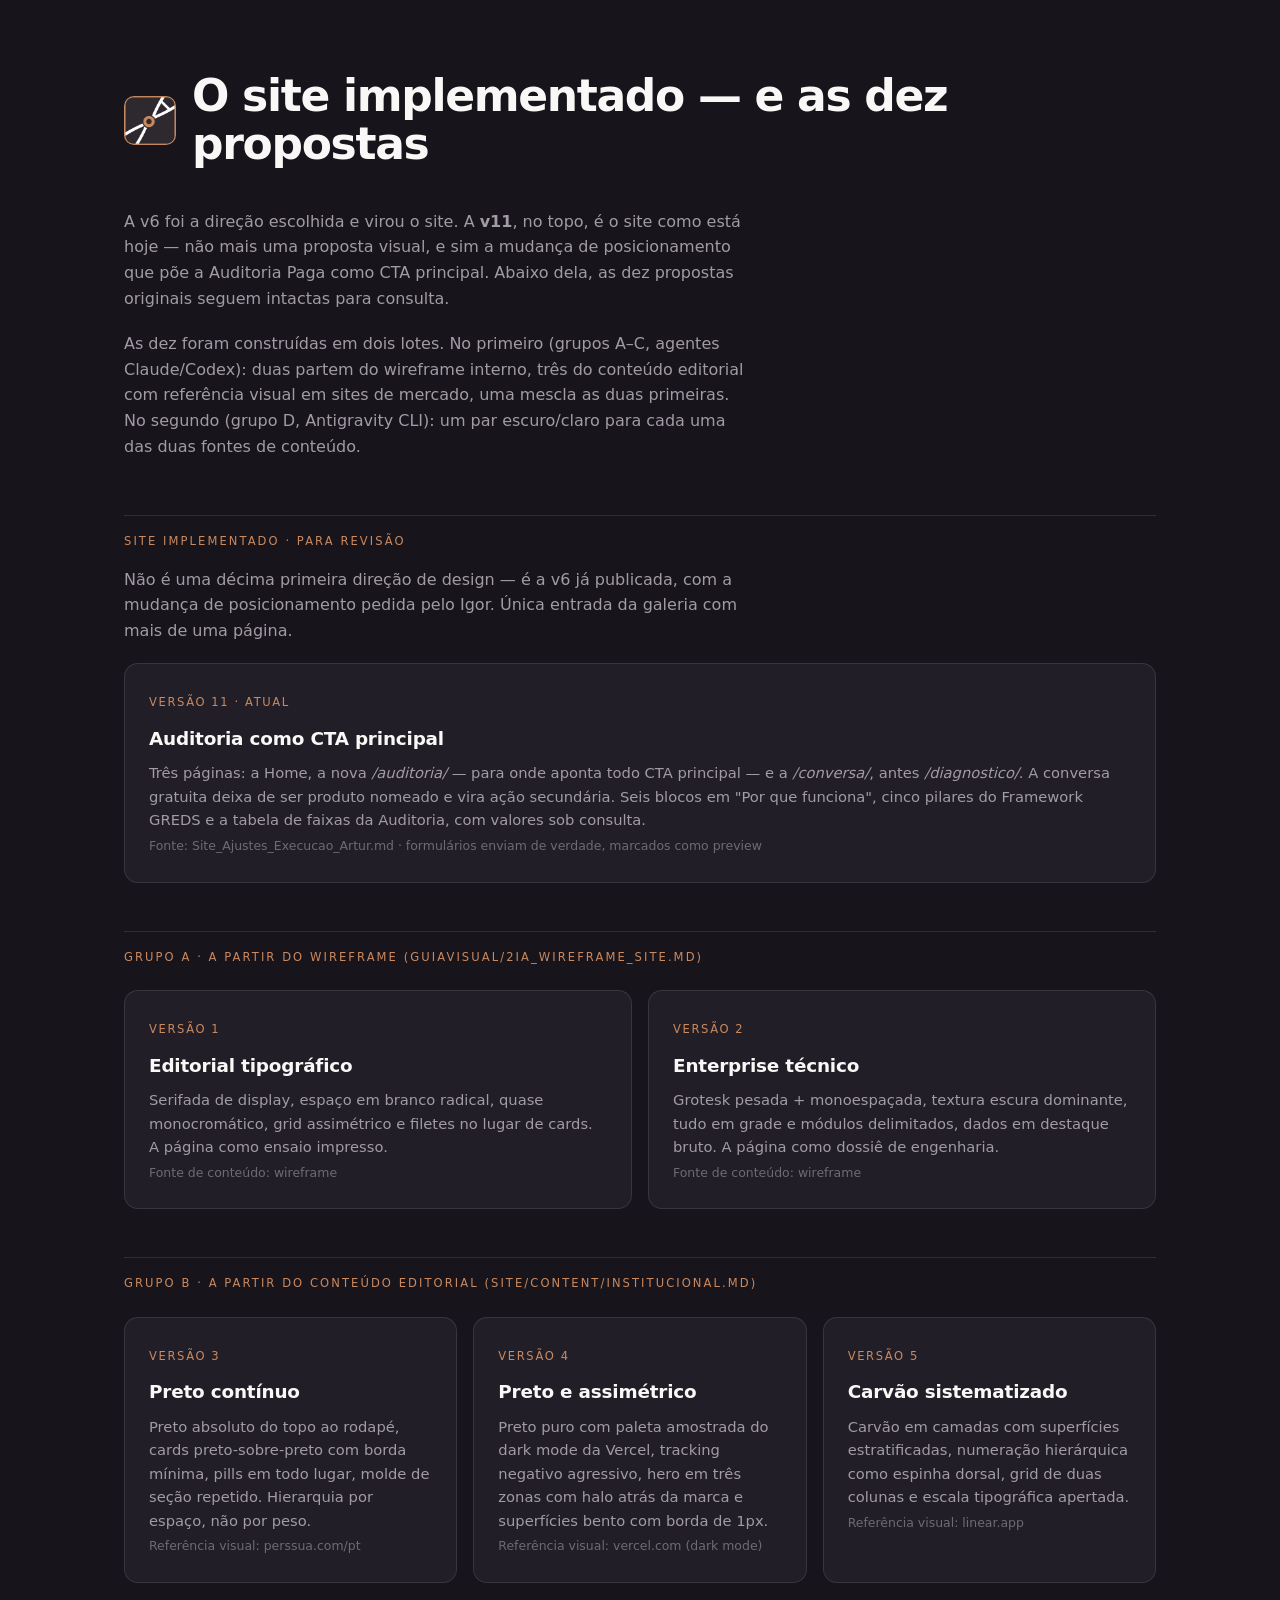
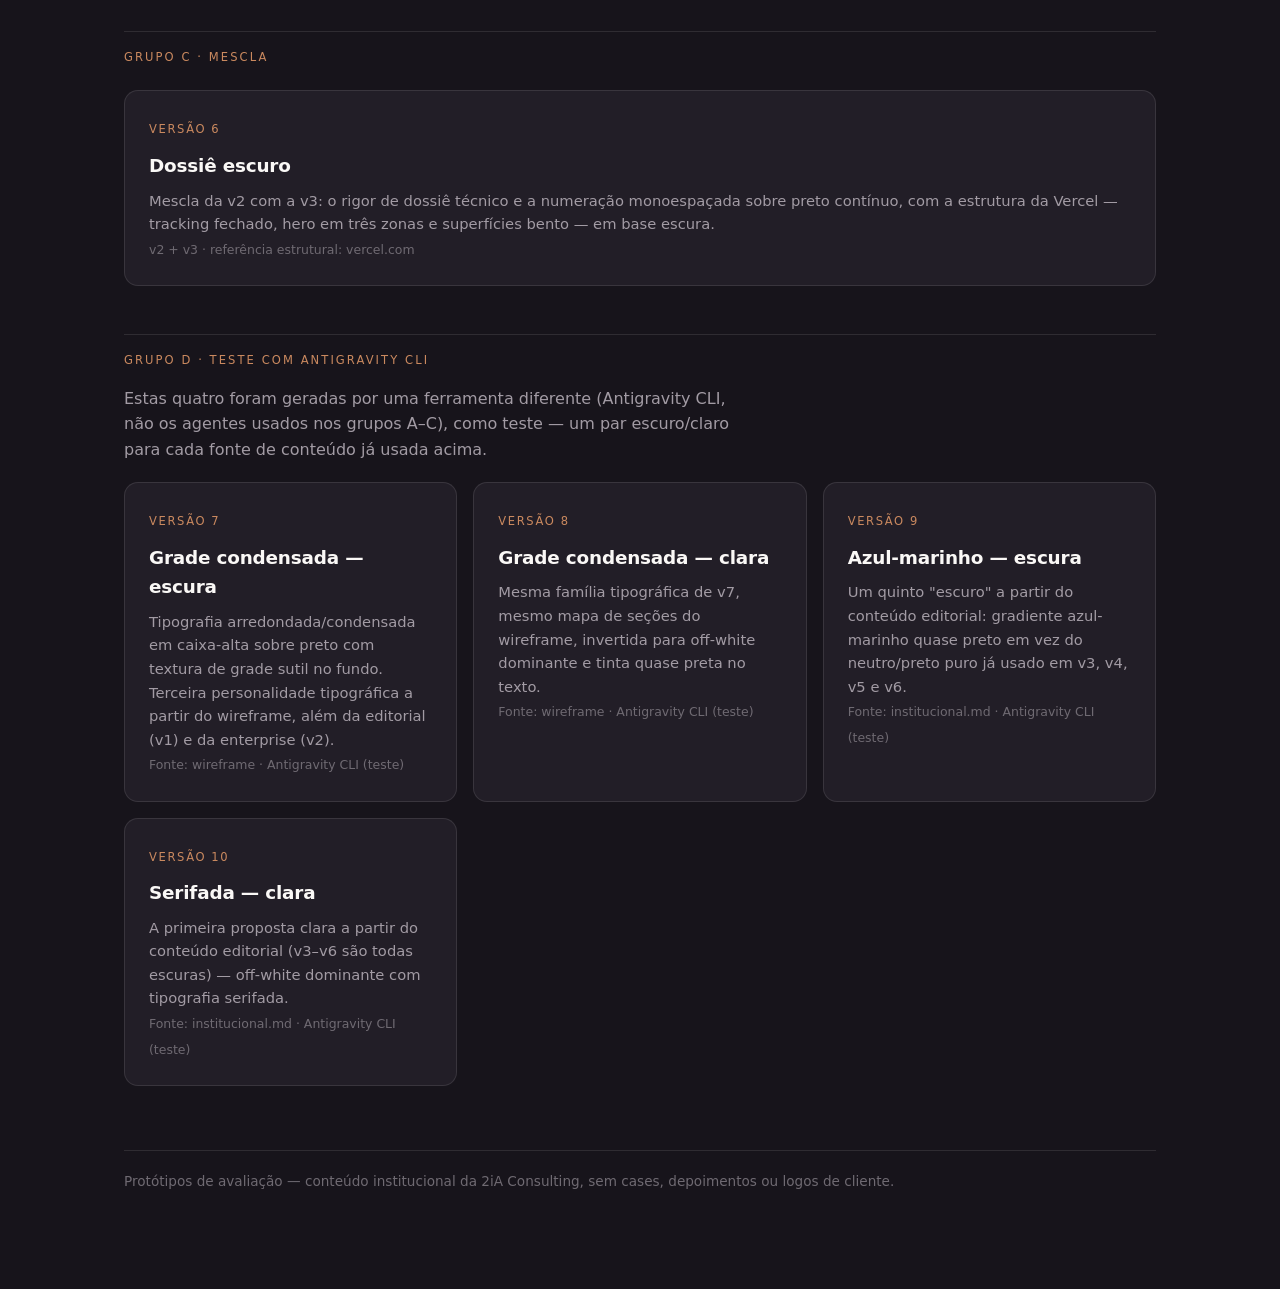
<file: index.html>
<!doctype html>
<html lang="pt-BR">
  <head>
    <meta charset="utf-8" />
    <meta name="viewport" content="width=device-width, initial-scale=1" />
    <title>2iA Consulting — site implementado e 10 propostas</title>
    <link rel="icon" href="assets/logo-laranja.webp" type="image/webp" />
    <style>
      :root {
        --ink: #17141b;
        --ink-2: #221e27;
        --paper: #faf8f6;
        --accent: #ca895f;
        --accent-ink: #8a5233;
        --line: rgba(255, 255, 255, 0.1);
        --muted: #a29ba4;
      }
      * {
        box-sizing: border-box;
      }
      body {
        margin: 0;
        background: var(--ink);
        color: var(--paper);
        font-family: "Inter", "Segoe UI", system-ui, sans-serif;
        line-height: 1.6;
        -webkit-font-smoothing: antialiased;
      }
      .wrap {
        max-width: 1080px;
        margin: 0 auto;
        padding: 72px 24px 96px;
      }
      header {
        display: flex;
        align-items: center;
        gap: 16px;
        margin-bottom: 40px;
      }
      header img {
        width: 52px;
        height: auto;
        border-radius: 10px;
      }
      h1 {
        font-size: clamp(1.9rem, 4vw, 2.75rem);
        letter-spacing: -0.03em;
        line-height: 1.1;
        margin: 0;
      }
      .sub {
        color: var(--muted);
        max-width: 62ch;
        margin: 20px 0 8px;
      }
      .groups {
        margin-top: 56px;
      }
      .group-label {
        font-size: 0.72rem;
        letter-spacing: 0.18em;
        text-transform: uppercase;
        color: var(--accent);
        border-top: 1px solid var(--line);
        padding-top: 16px;
        margin: 48px 0 24px;
      }
      .group-note {
        color: var(--muted);
        max-width: 62ch;
        margin: -8px 0 20px;
      }
      .grid {
        display: grid;
        gap: 16px;
        grid-template-columns: repeat(auto-fit, minmax(280px, 1fr));
      }
      a.card {
        display: block;
        text-decoration: none;
        color: inherit;
        background: var(--ink-2);
        border: 1px solid var(--line);
        border-radius: 14px;
        padding: 24px;
        transition:
          border-color 0.2s ease,
          transform 0.2s ease;
      }
      a.card:hover,
      a.card:focus-visible {
        border-color: var(--accent);
        transform: translateY(-2px);
      }
      a.card:focus-visible {
        outline: 2px solid var(--accent);
        outline-offset: 3px;
      }
      .n {
        font-size: 0.72rem;
        letter-spacing: 0.14em;
        color: var(--accent);
        text-transform: uppercase;
      }
      .card h2 {
        font-size: 1.15rem;
        margin: 10px 0 8px;
        letter-spacing: -0.01em;
      }
      .card p {
        margin: 0;
        color: var(--muted);
        font-size: 0.92rem;
      }
      .card .src {
        margin-top: 14px;
        font-size: 0.78rem;
        color: #6f6a72;
      }
      footer {
        margin-top: 64px;
        padding-top: 20px;
        border-top: 1px solid var(--line);
        color: #6f6a72;
        font-size: 0.85rem;
      }
      @media (prefers-reduced-motion: reduce) {
        a.card {
          transition: none;
        }
      }
    </style>
  </head>
  <body>
    <div class="wrap">
      <header>
        <img src="assets/logo-laranja.webp" alt="Marca 2iA Consulting" />
        <h1>O site implementado — e as dez propostas</h1>
      </header>
      <p class="sub">
        A v6 foi a direção escolhida e virou o site. A <strong>v11</strong>, no
        topo, é o site como está hoje — não mais uma proposta visual, e sim a
        mudança de posicionamento que põe a Auditoria Paga como CTA principal.
        Abaixo dela, as dez propostas originais seguem intactas para consulta.
      </p>
      <p class="sub">
        As dez foram construídas em dois lotes. No primeiro (grupos A–C,
        agentes Claude/Codex): duas partem do wireframe interno, três do
        conteúdo editorial com referência visual em sites de mercado, uma
        mescla as duas primeiras. No segundo (grupo D, Antigravity CLI): um par
        escuro/claro para cada uma das duas fontes de conteúdo.
      </p>

      <div class="groups">
        <p class="group-label">Site implementado · para revisão</p>
        <p class="group-note">
          Não é uma décima primeira direção de design — é a v6 já publicada,
          com a mudança de posicionamento pedida pelo Igor. Única entrada da
          galeria com mais de uma página.
        </p>
        <div class="grid">
          <a class="card" href="v11/">
            <span class="n">Versão 11 · atual</span>
            <h2>Auditoria como CTA principal</h2>
            <p>
              Três páginas: a Home, a nova <em>/auditoria/</em> — para onde
              aponta todo CTA principal — e a <em>/conversa/</em>, antes
              <em>/diagnostico/</em>. A conversa gratuita deixa de ser produto
              nomeado e vira ação secundária. Seis blocos em "Por que funciona",
              cinco pilares do Framework GREDS e a tabela de faixas da
              Auditoria, com valores sob consulta.
            </p>
            <span class="src"
              >Fonte: Site_Ajustes_Execucao_Artur.md · formulários enviam de
              verdade, marcados como preview</span
            >
          </a>
        </div>

        <p class="group-label">
          Grupo A · a partir do wireframe (GuiaVisual/2iA_Wireframe_Site.md)
        </p>
        <div class="grid">
          <a class="card" href="v1/">
            <span class="n">Versão 1</span>
            <h2>Editorial tipográfico</h2>
            <p>
              Serifada de display, espaço em branco radical, quase
              monocromático, grid assimétrico e filetes no lugar de cards. A
              página como ensaio impresso.
            </p>
            <span class="src">Fonte de conteúdo: wireframe</span>
          </a>
          <a class="card" href="v2/">
            <span class="n">Versão 2</span>
            <h2>Enterprise técnico</h2>
            <p>
              Grotesk pesada + monoespaçada, textura escura dominante, tudo em
              grade e módulos delimitados, dados em destaque bruto. A página
              como dossiê de engenharia.
            </p>
            <span class="src">Fonte de conteúdo: wireframe</span>
          </a>
        </div>

        <p class="group-label">
          Grupo B · a partir do conteúdo editorial
          (site/content/institucional.md)
        </p>
        <div class="grid">
          <a class="card" href="v3/">
            <span class="n">Versão 3</span>
            <h2>Preto contínuo</h2>
            <p>
              Preto absoluto do topo ao rodapé, cards preto-sobre-preto com
              borda mínima, pills em todo lugar, molde de seção repetido.
              Hierarquia por espaço, não por peso.
            </p>
            <span class="src">Referência visual: perssua.com/pt</span>
          </a>
          <a class="card" href="v4/">
            <span class="n">Versão 4</span>
            <h2>Preto e assimétrico</h2>
            <p>
              Preto puro com paleta amostrada do dark mode da Vercel, tracking
              negativo agressivo, hero em três zonas com halo atrás da marca e
              superfícies bento com borda de 1px.
            </p>
            <span class="src">Referência visual: vercel.com (dark mode)</span>
          </a>
          <a class="card" href="v5/">
            <span class="n">Versão 5</span>
            <h2>Carvão sistematizado</h2>
            <p>
              Carvão em camadas com superfícies estratificadas, numeração
              hierárquica como espinha dorsal, grid de duas colunas e escala
              tipográfica apertada.
            </p>
            <span class="src">Referência visual: linear.app</span>
          </a>
        </div>

        <p class="group-label">Grupo C · mescla</p>
        <div class="grid">
          <a class="card" href="v6/">
            <span class="n">Versão 6</span>
            <h2>Dossiê escuro</h2>
            <p>
              Mescla da v2 com a v3: o rigor de dossiê técnico e a numeração
              monoespaçada sobre preto contínuo, com a estrutura da Vercel —
              tracking fechado, hero em três zonas e superfícies bento — em base
              escura.
            </p>
            <span class="src">v2 + v3 · referência estrutural: vercel.com</span>
          </a>
        </div>

        <p class="group-label">Grupo D · teste com Antigravity CLI</p>
        <p class="group-note">
          Estas quatro foram geradas por uma ferramenta diferente (Antigravity
          CLI, não os agentes usados nos grupos A–C), como teste — um par
          escuro/claro para cada fonte de conteúdo já usada acima.
        </p>
        <div class="grid">
          <a class="card" href="v7/">
            <span class="n">Versão 7</span>
            <h2>Grade condensada — escura</h2>
            <p>
              Tipografia arredondada/condensada em caixa-alta sobre preto com
              textura de grade sutil no fundo. Terceira personalidade
              tipográfica a partir do wireframe, além da editorial (v1) e da
              enterprise (v2).
            </p>
            <span class="src">Fonte: wireframe · Antigravity CLI (teste)</span>
          </a>
          <a class="card" href="v8/">
            <span class="n">Versão 8</span>
            <h2>Grade condensada — clara</h2>
            <p>
              Mesma família tipográfica de v7, mesmo mapa de seções do
              wireframe, invertida para off-white dominante e tinta quase preta
              no texto.
            </p>
            <span class="src">Fonte: wireframe · Antigravity CLI (teste)</span>
          </a>
          <a class="card" href="v9/">
            <span class="n">Versão 9</span>
            <h2>Azul-marinho — escura</h2>
            <p>
              Um quinto "escuro" a partir do conteúdo editorial: gradiente
              azul-marinho quase preto em vez do neutro/preto puro já usado em
              v3, v4, v5 e v6.
            </p>
            <span class="src"
              >Fonte: institucional.md · Antigravity CLI (teste)</span
            >
          </a>
          <a class="card" href="v10/">
            <span class="n">Versão 10</span>
            <h2>Serifada — clara</h2>
            <p>
              A primeira proposta clara a partir do conteúdo editorial (v3–v6
              são todas escuras) — off-white dominante com tipografia serifada.
            </p>
            <span class="src"
              >Fonte: institucional.md · Antigravity CLI (teste)</span
            >
          </a>
        </div>
      </div>

      <footer>
        Protótipos de avaliação — conteúdo institucional da 2iA Consulting, sem
        cases, depoimentos ou logos de cliente.
      </footer>
    </div>
  </body>
</html>
</file>
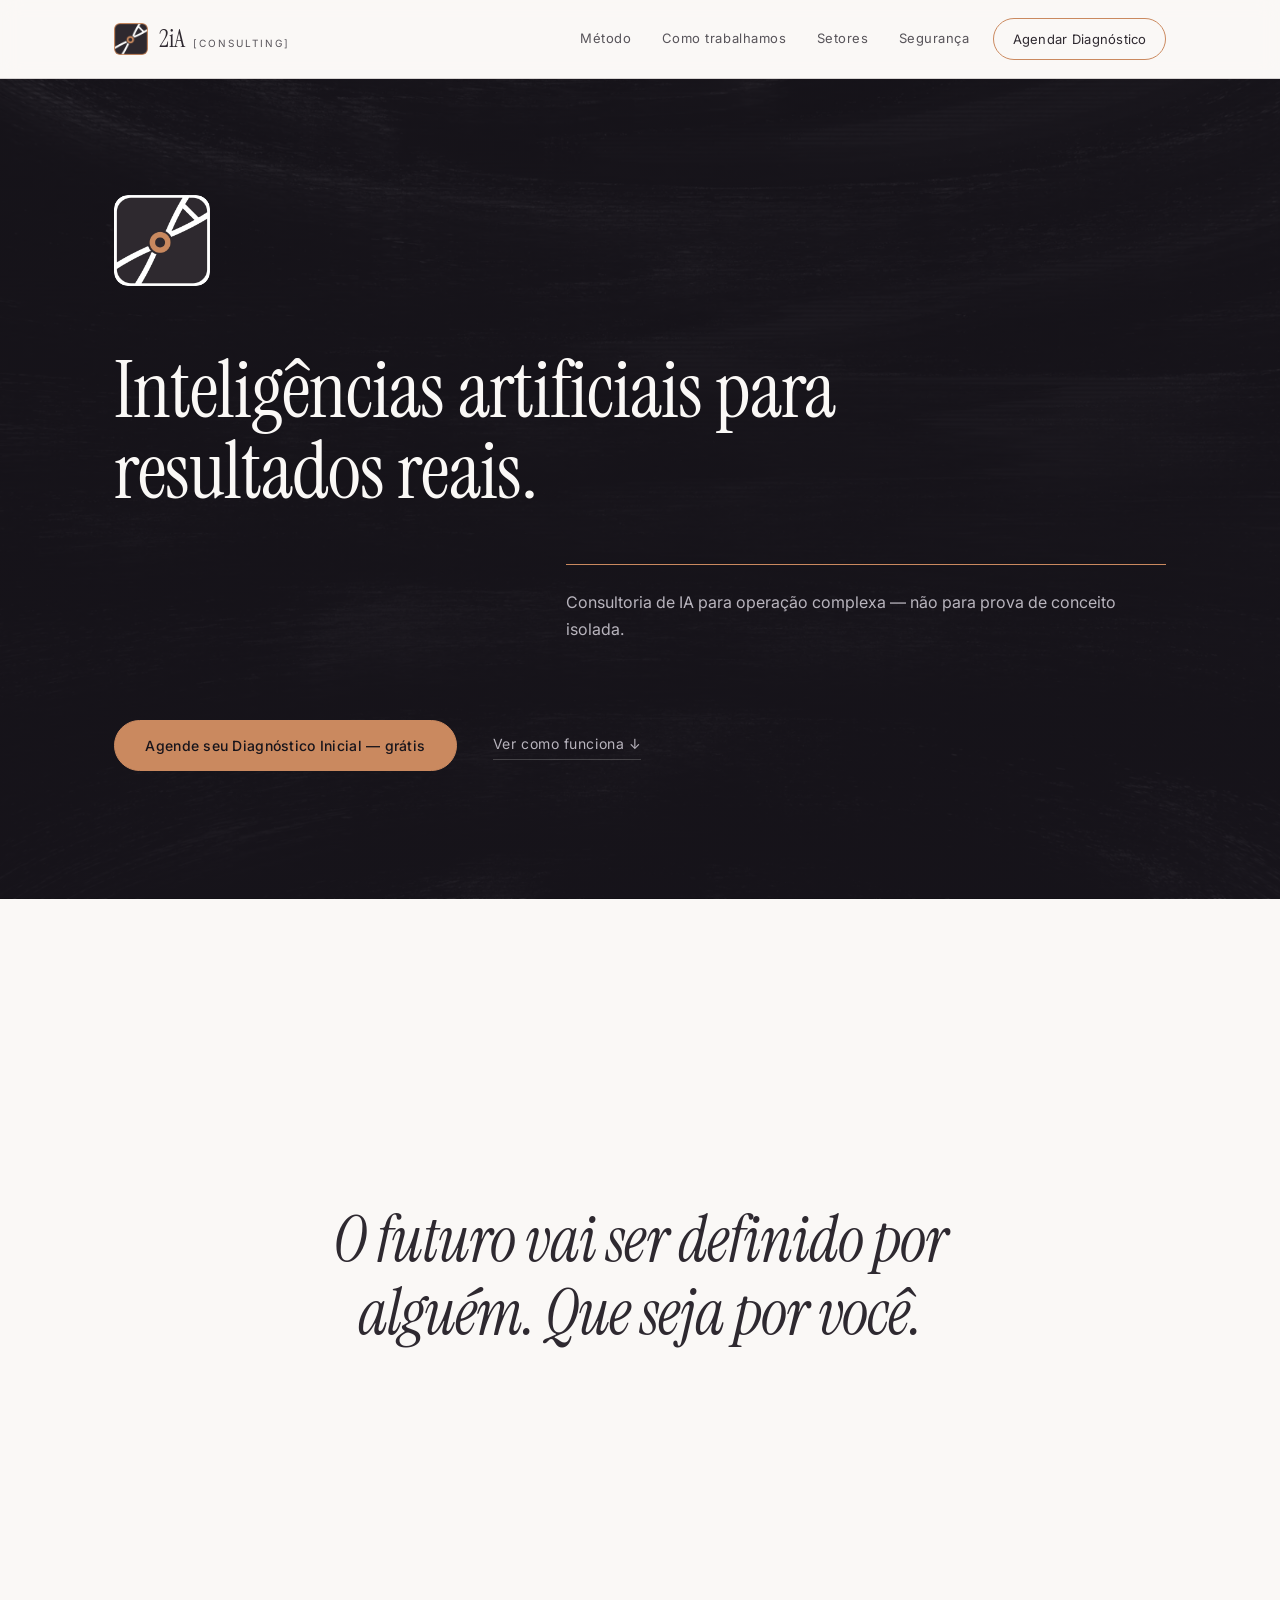
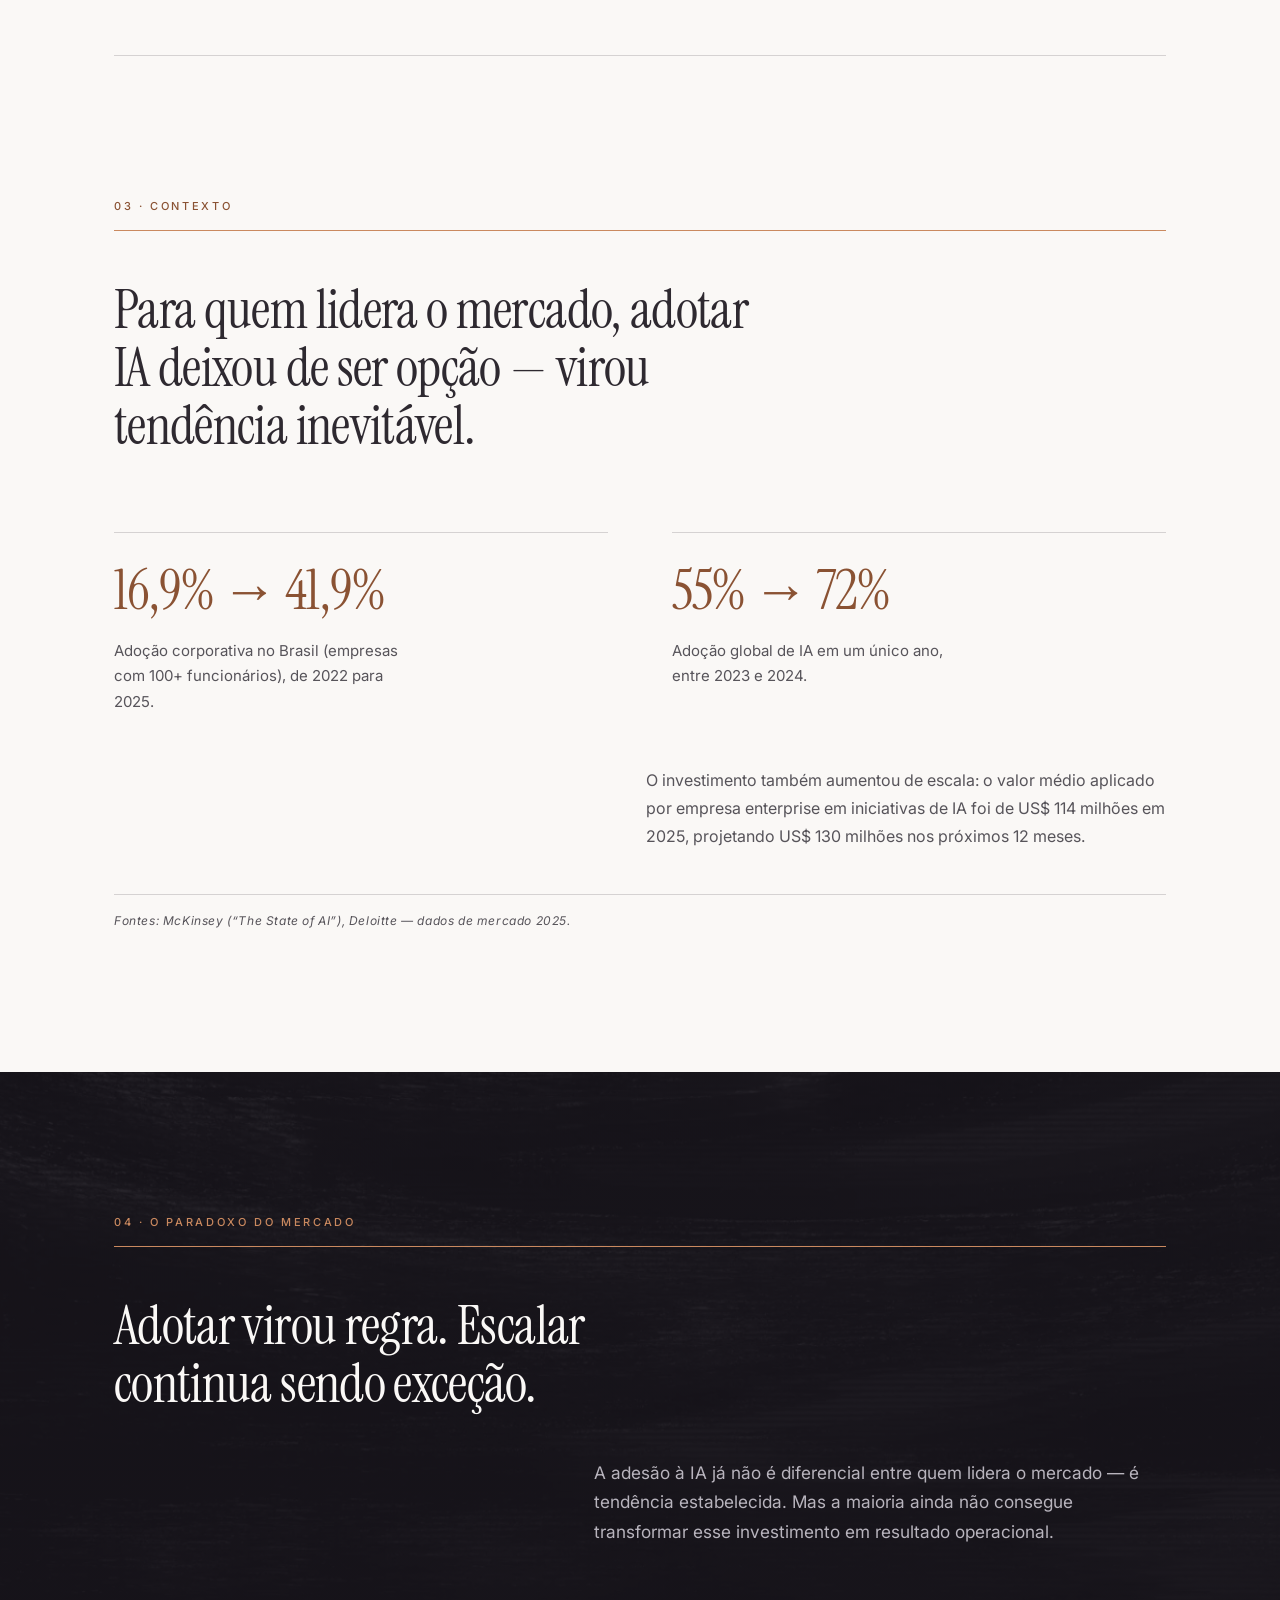
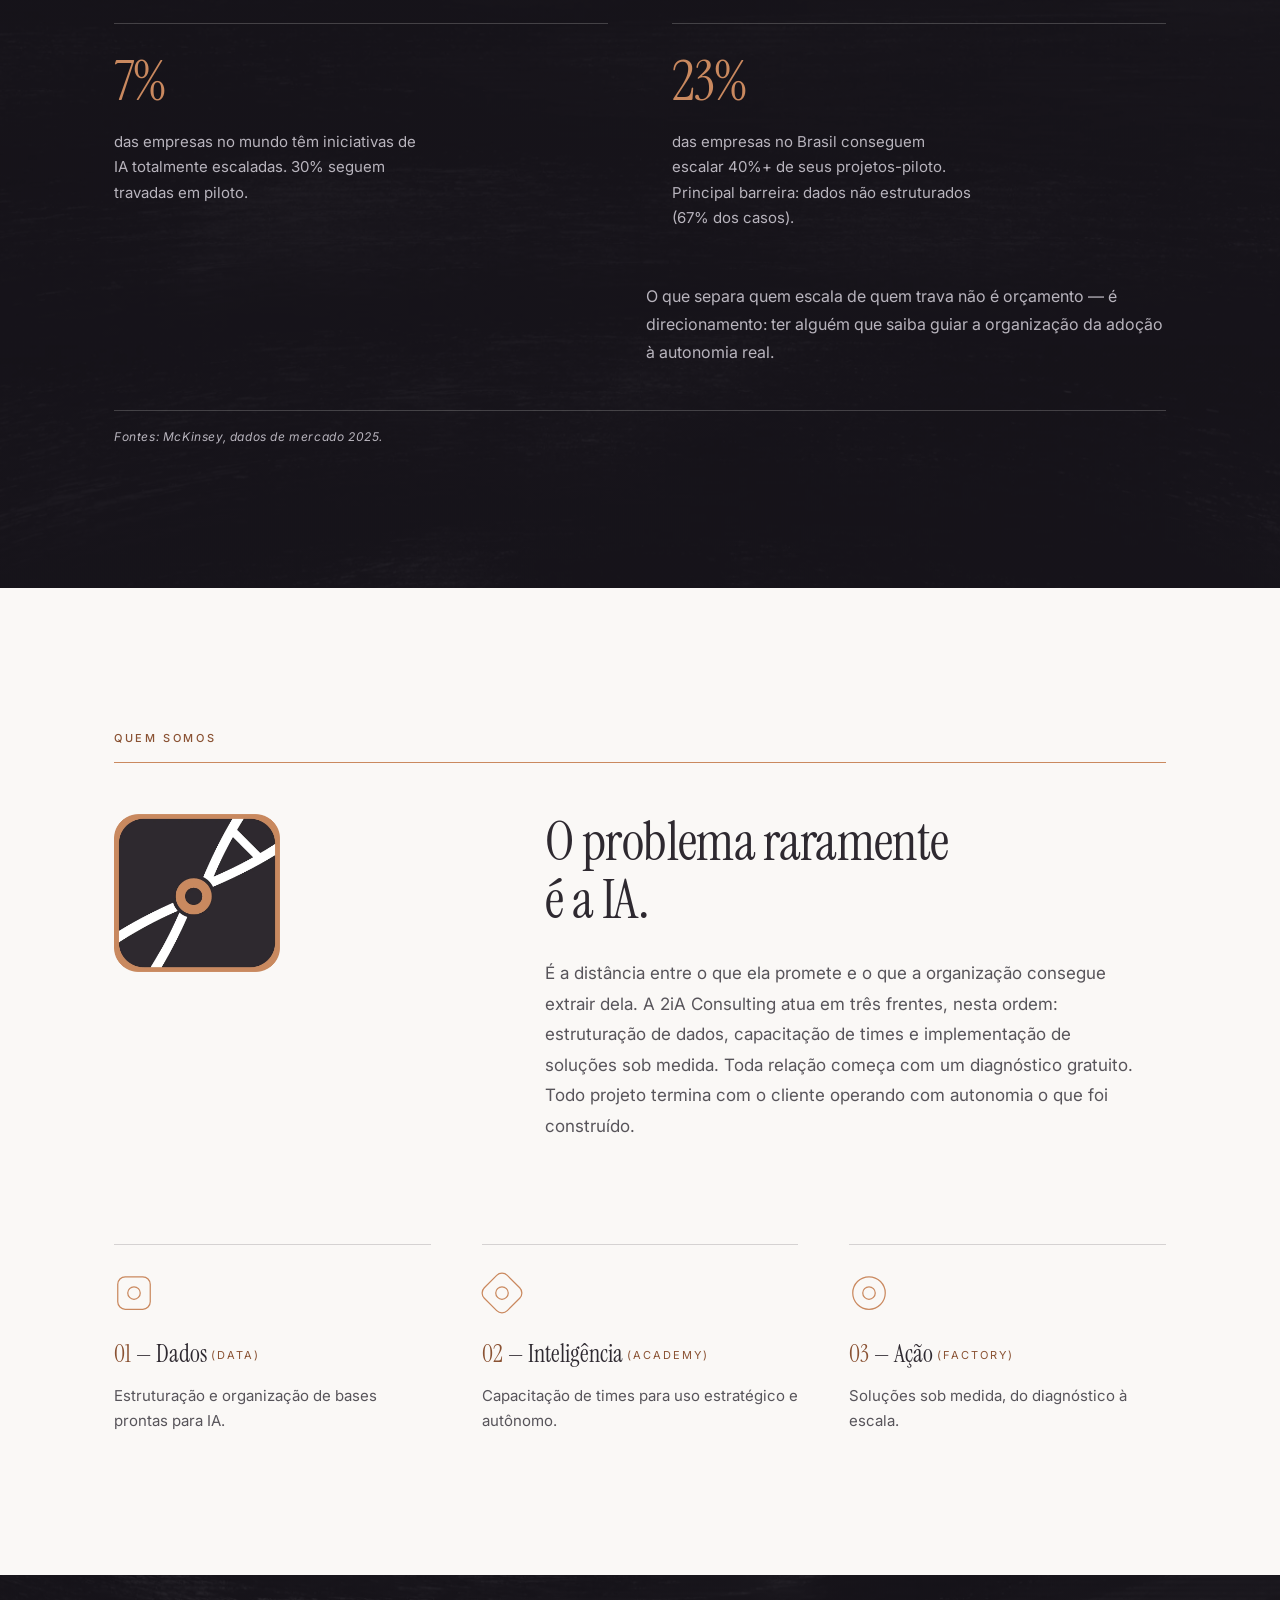
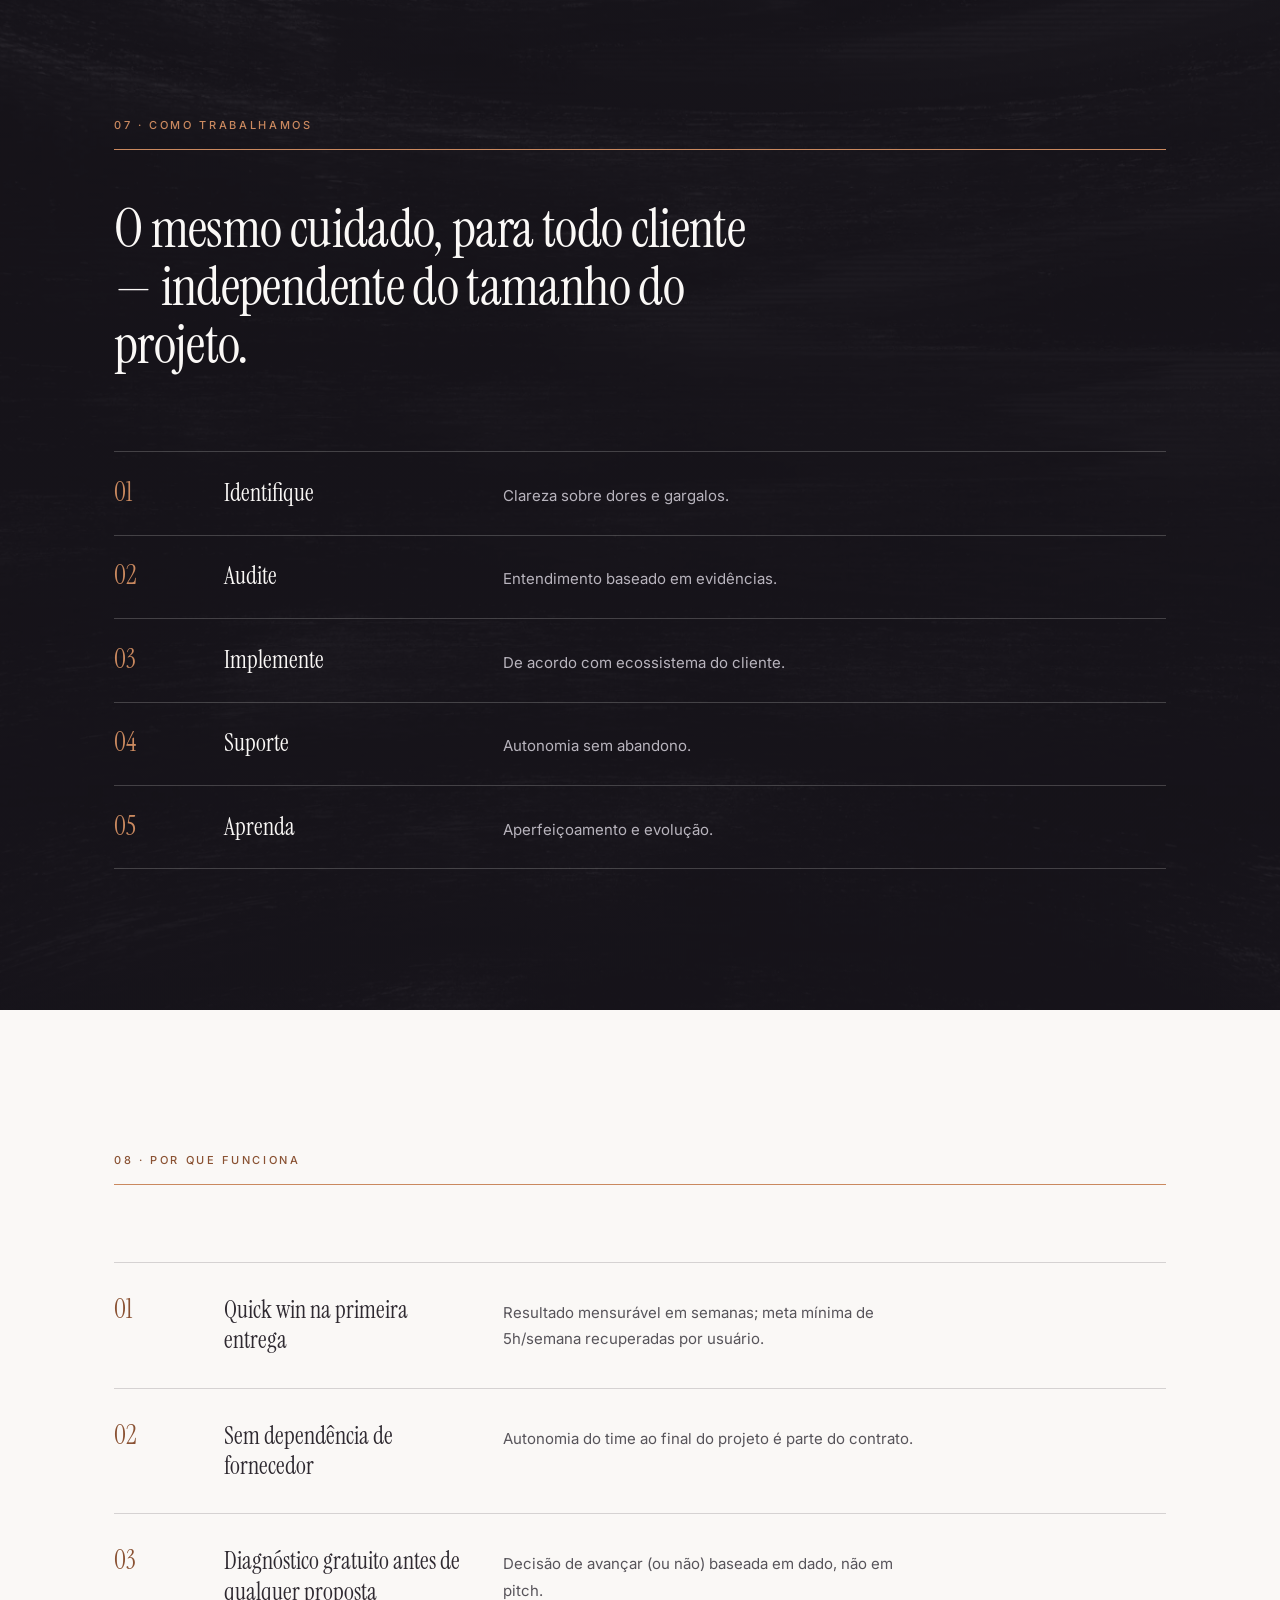
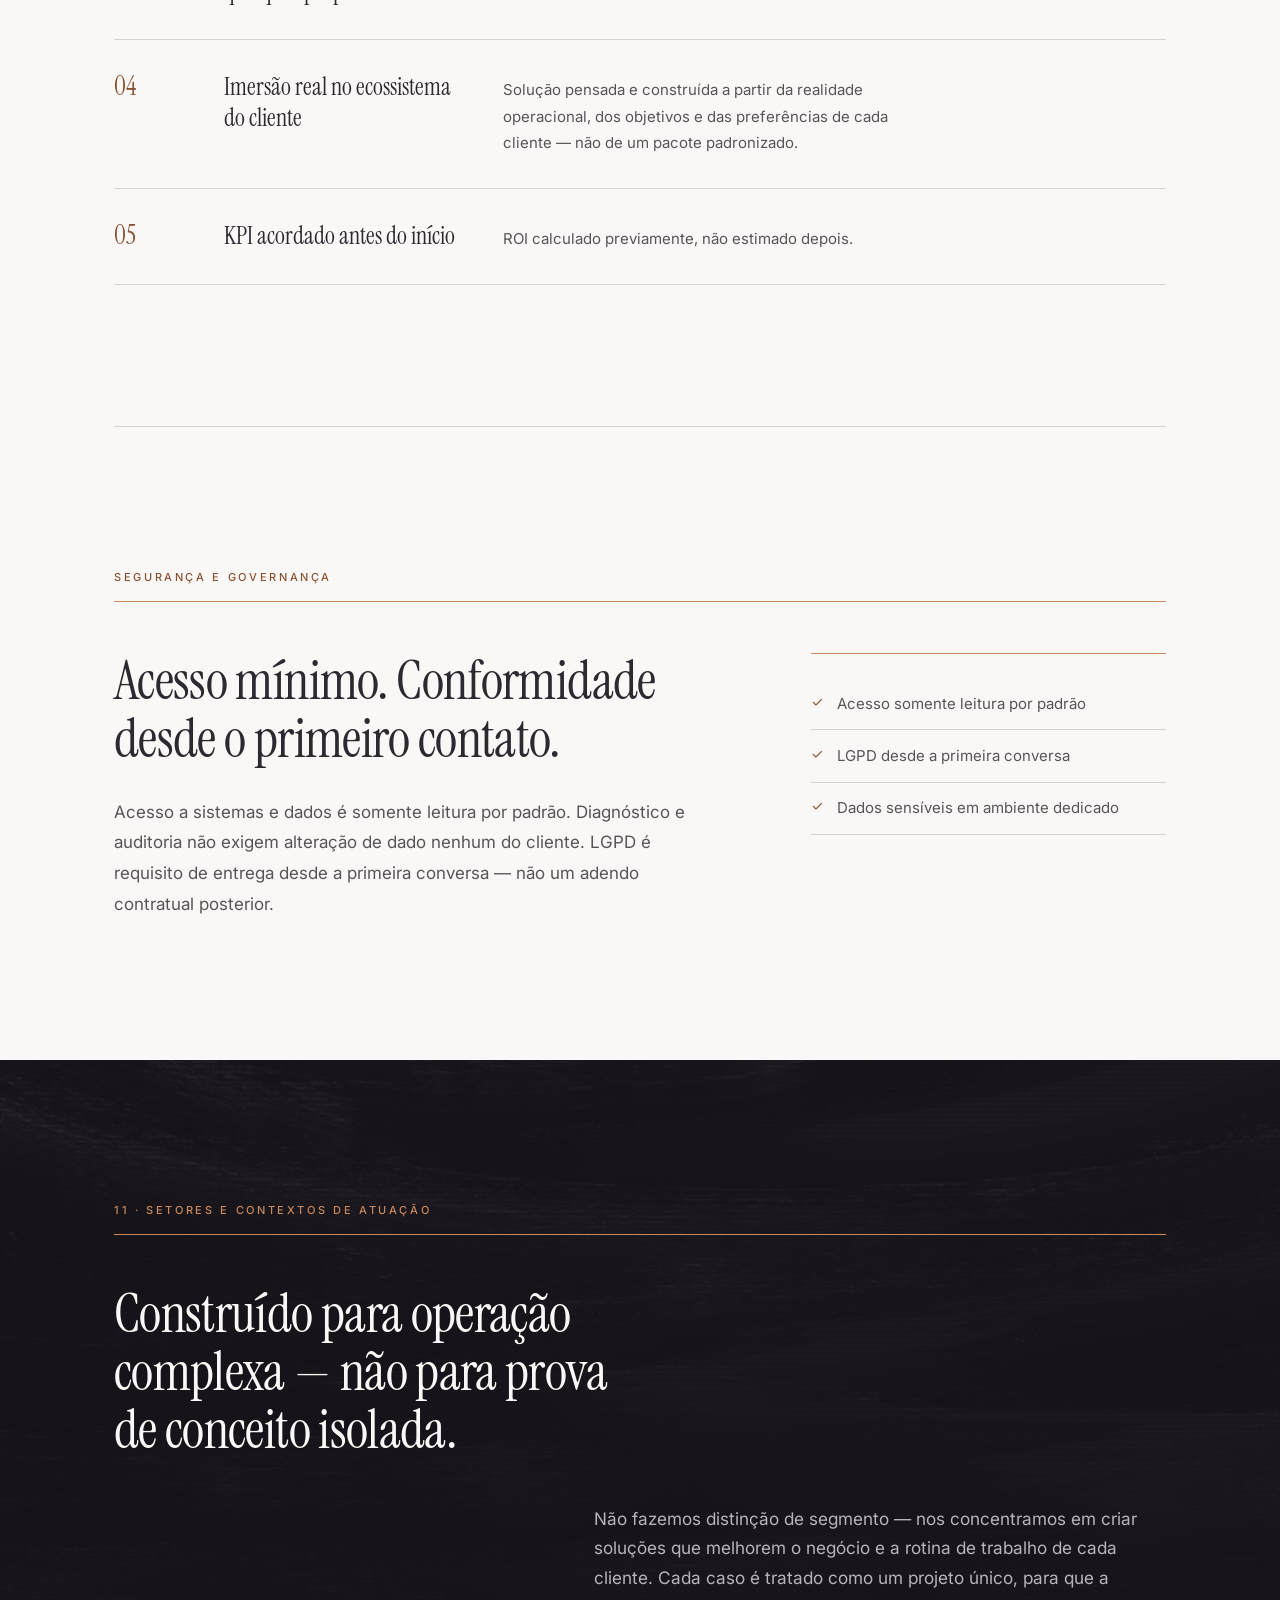
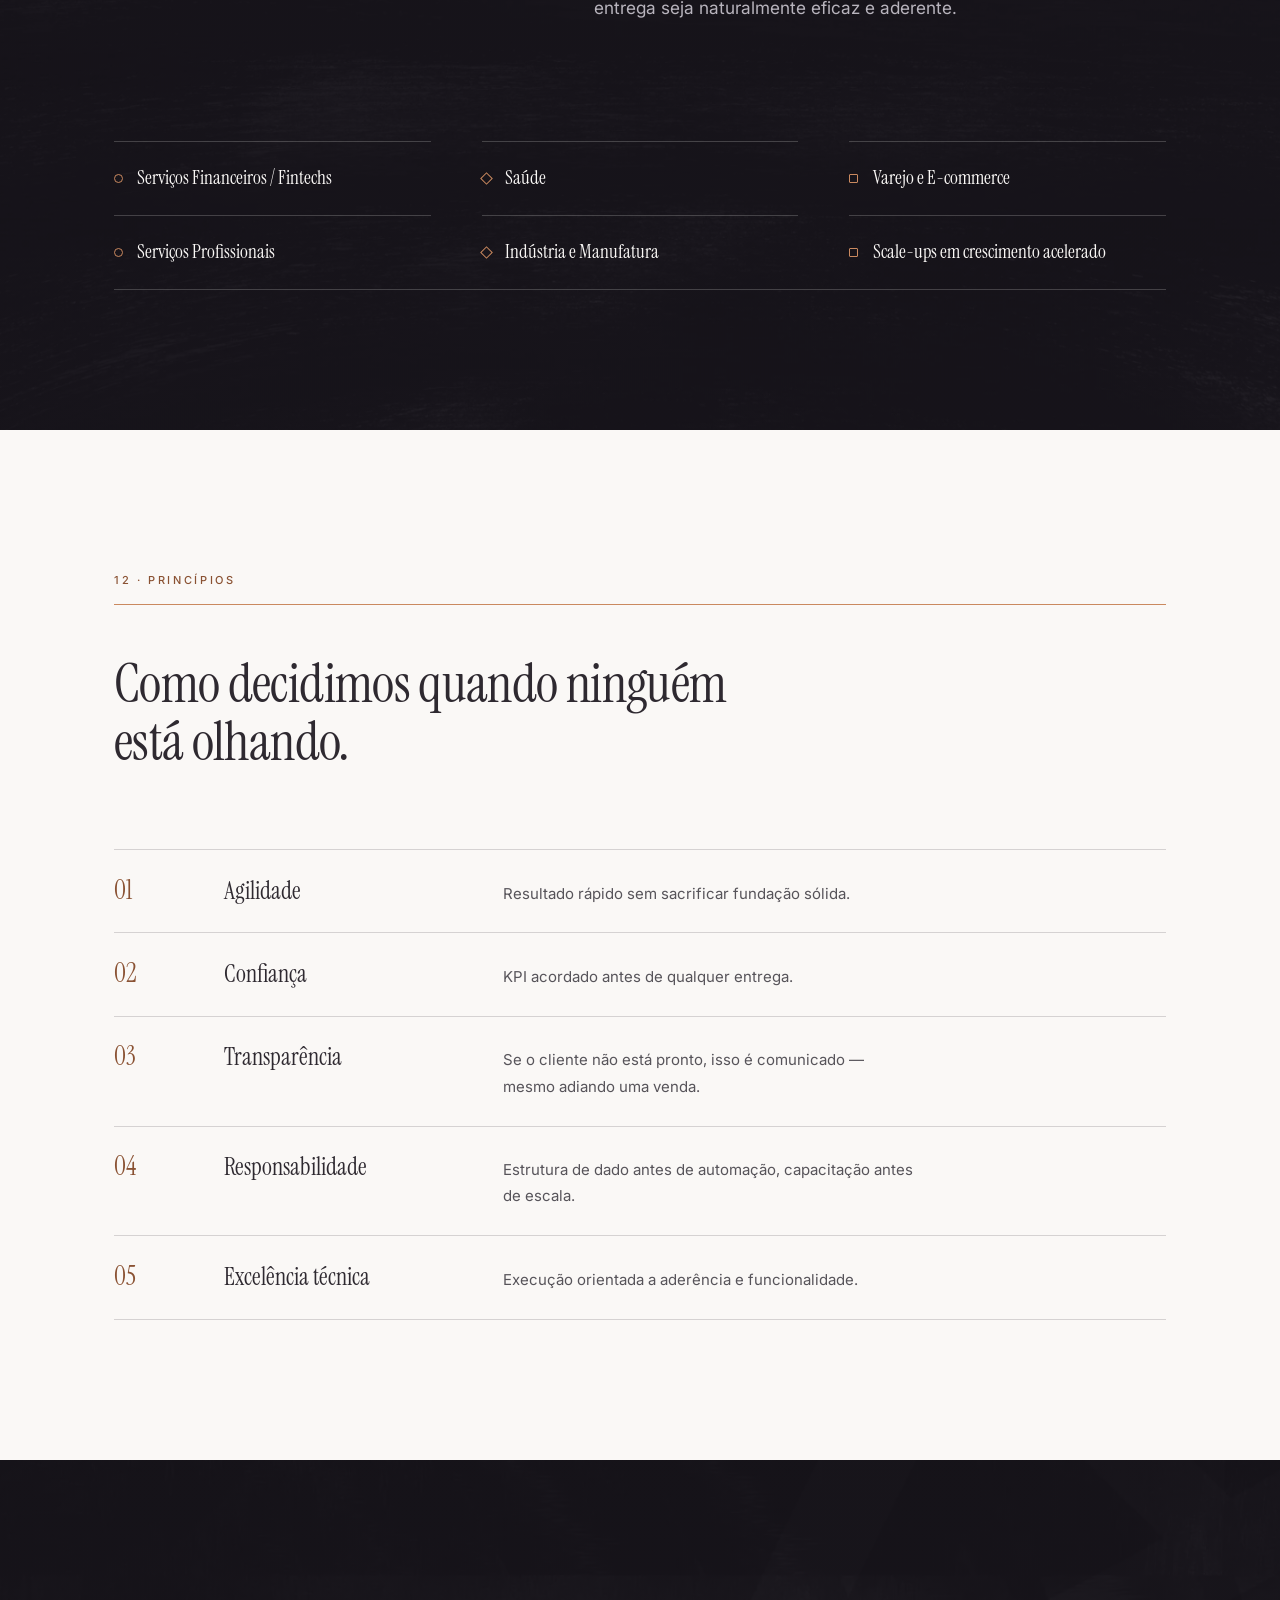
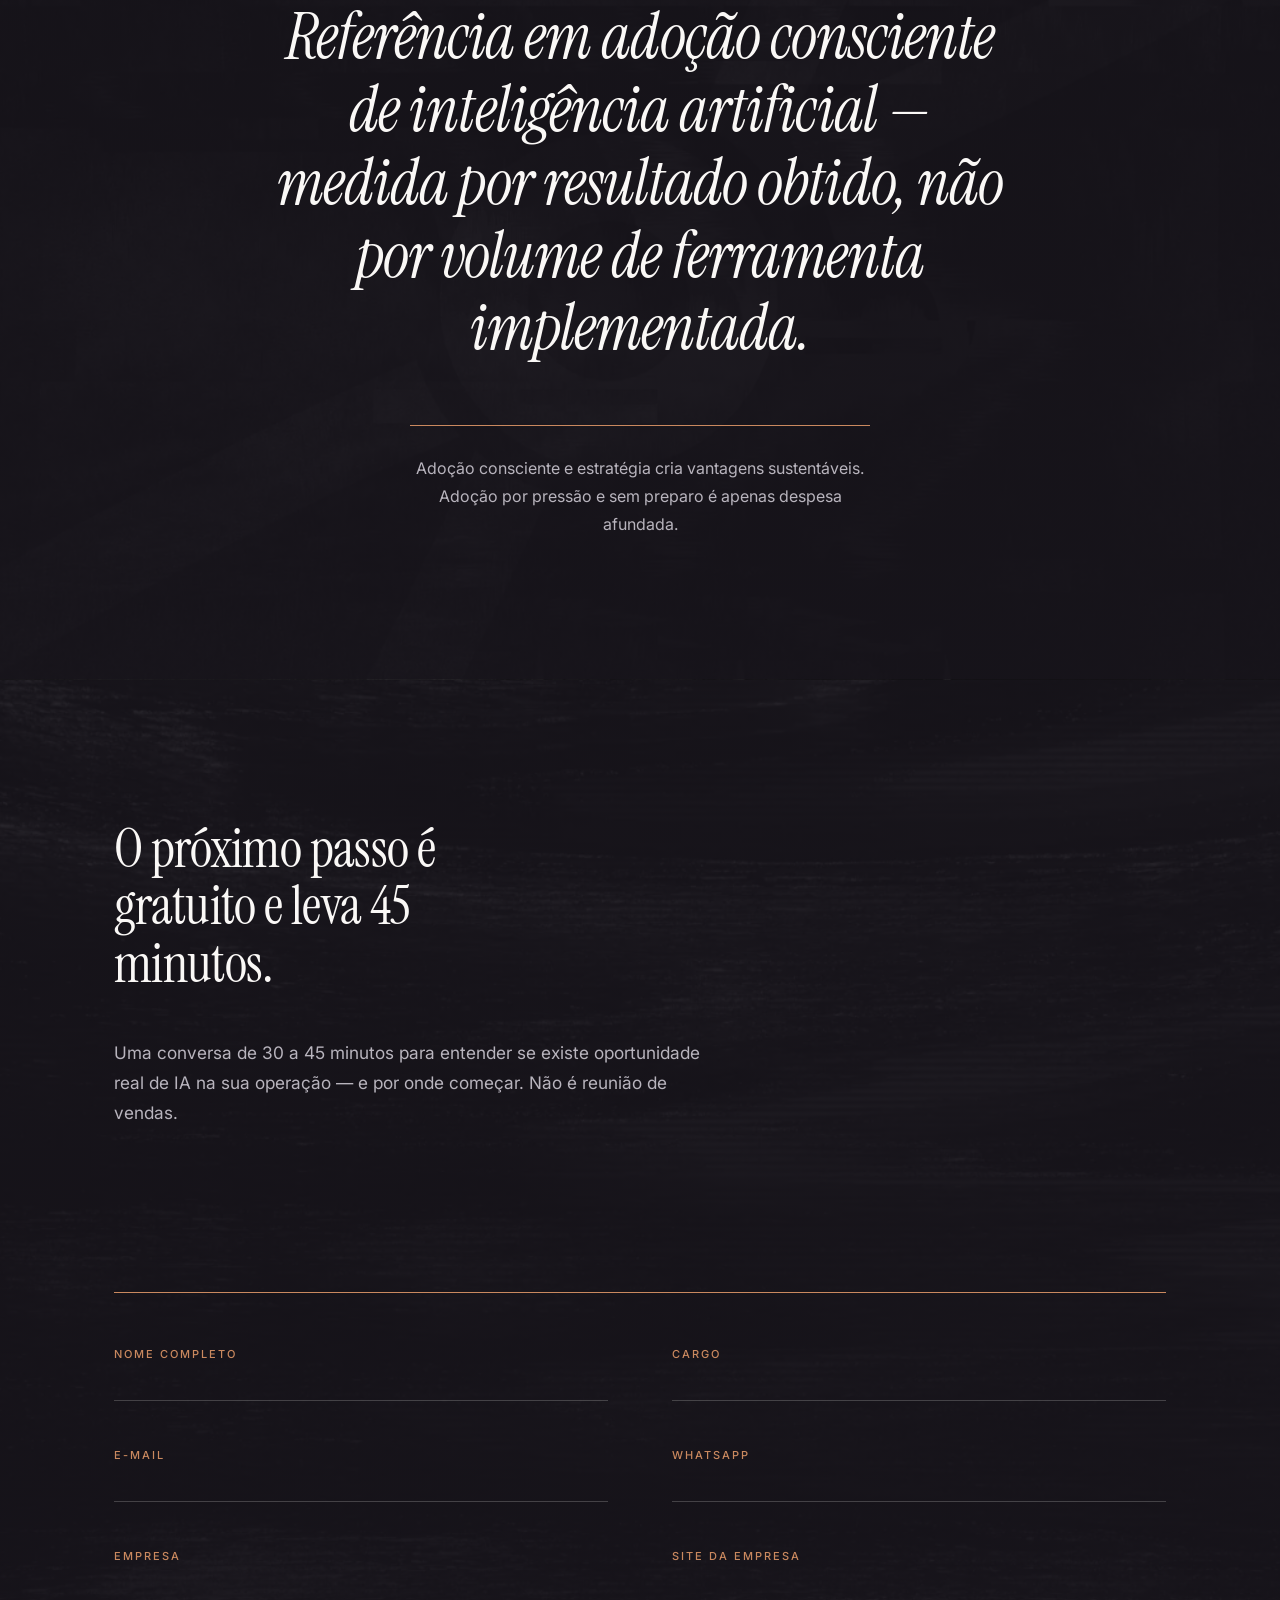
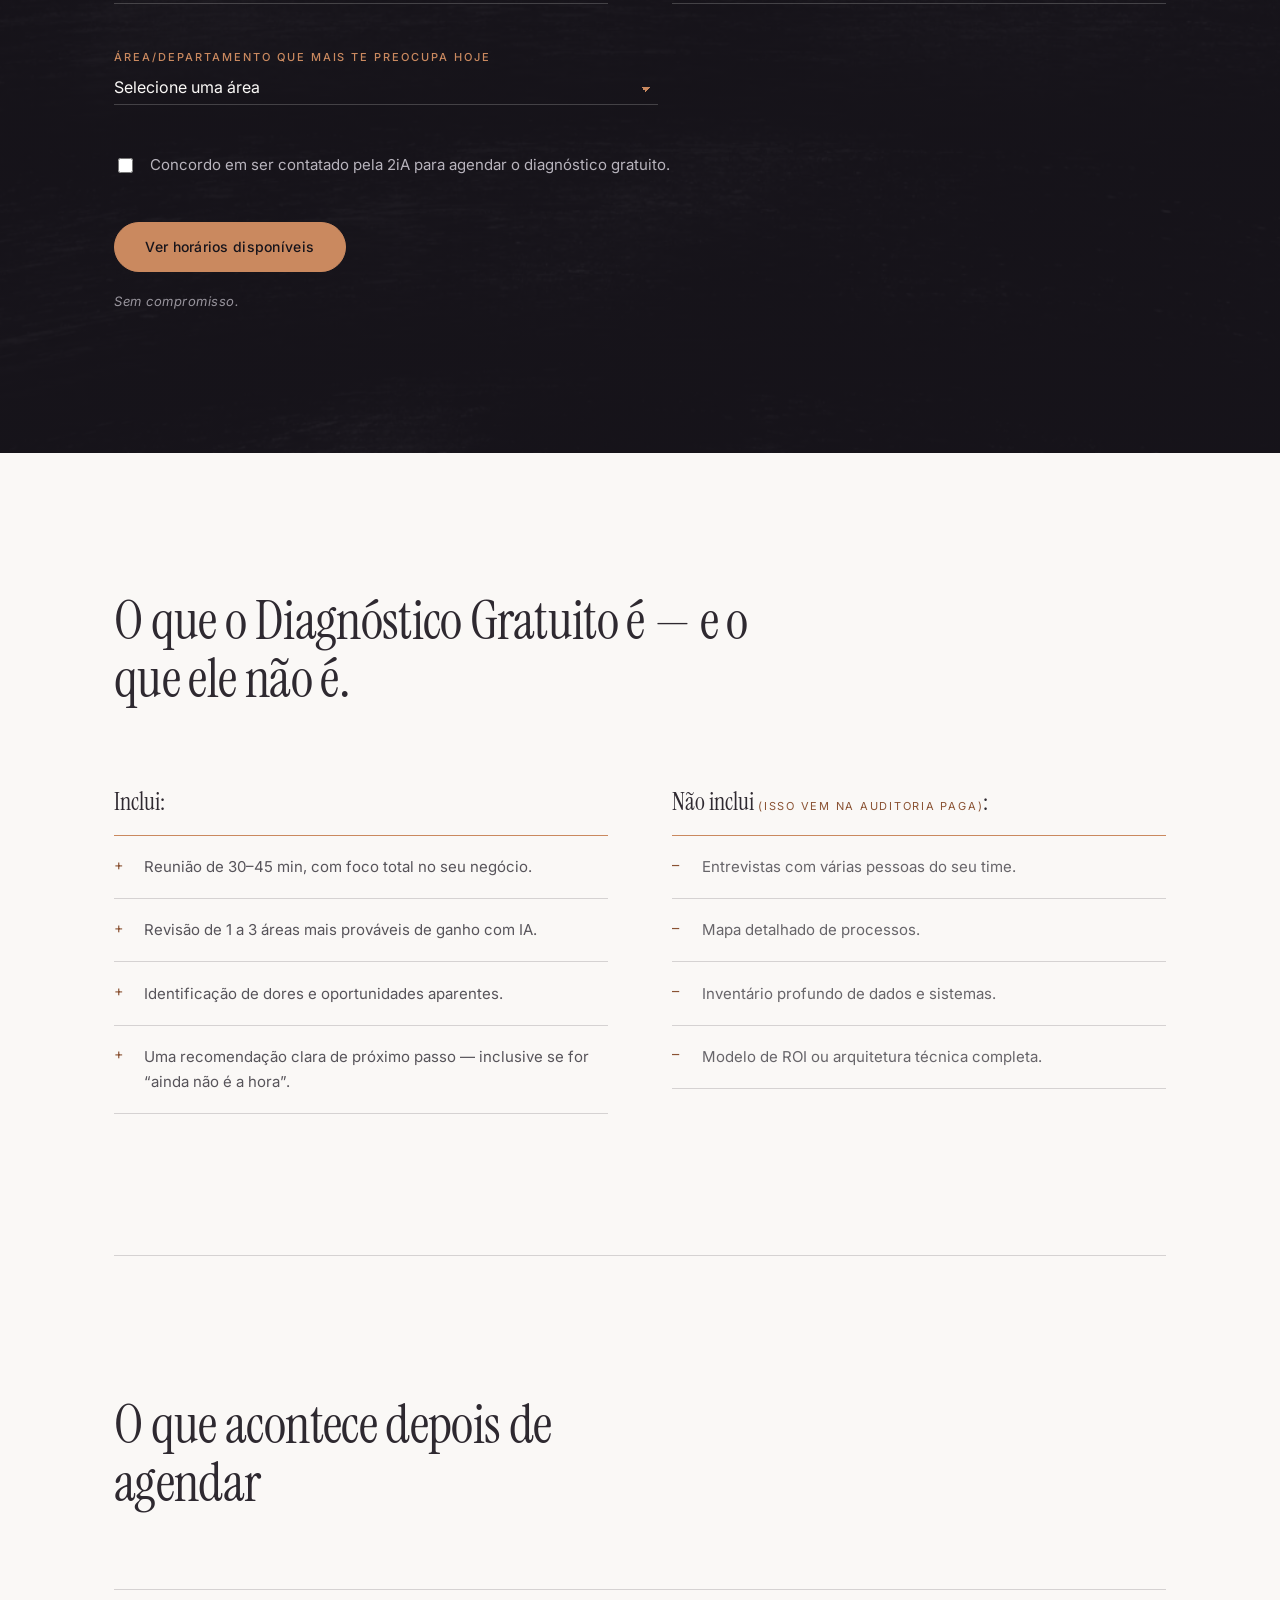
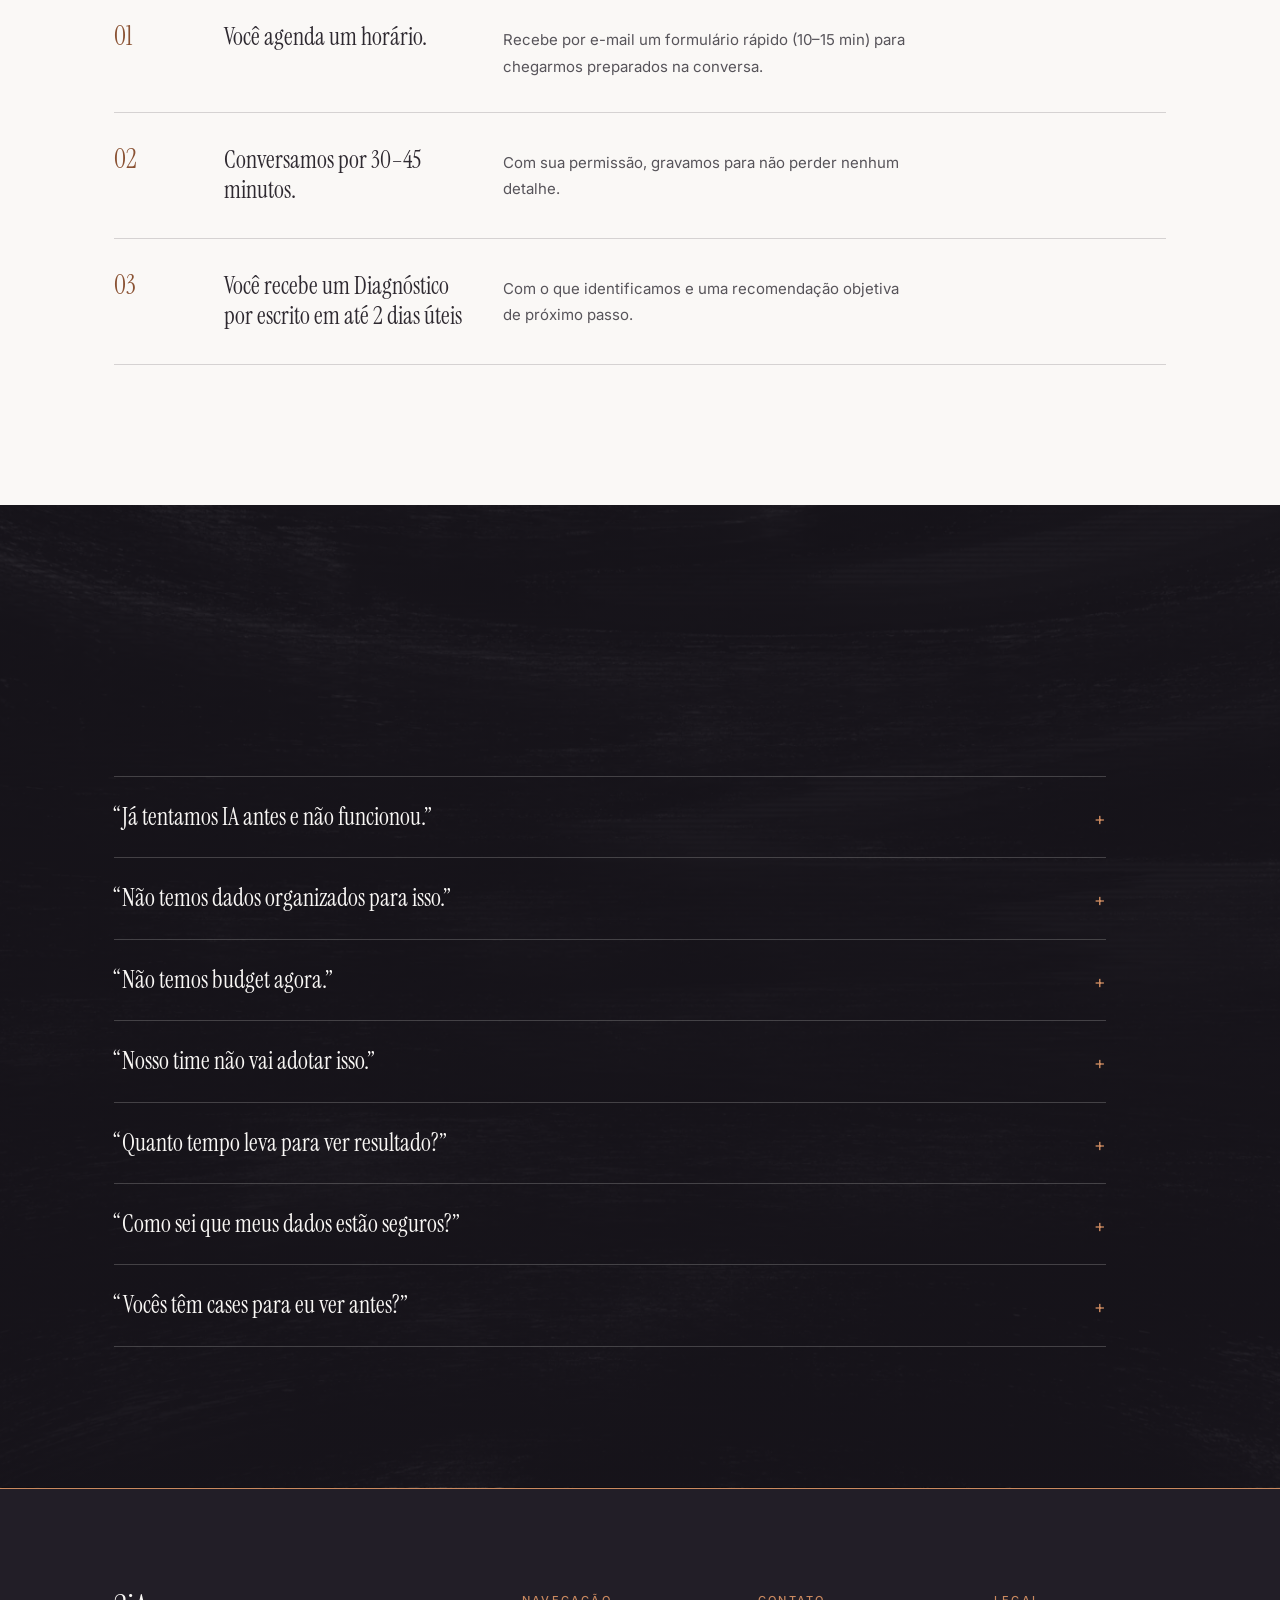
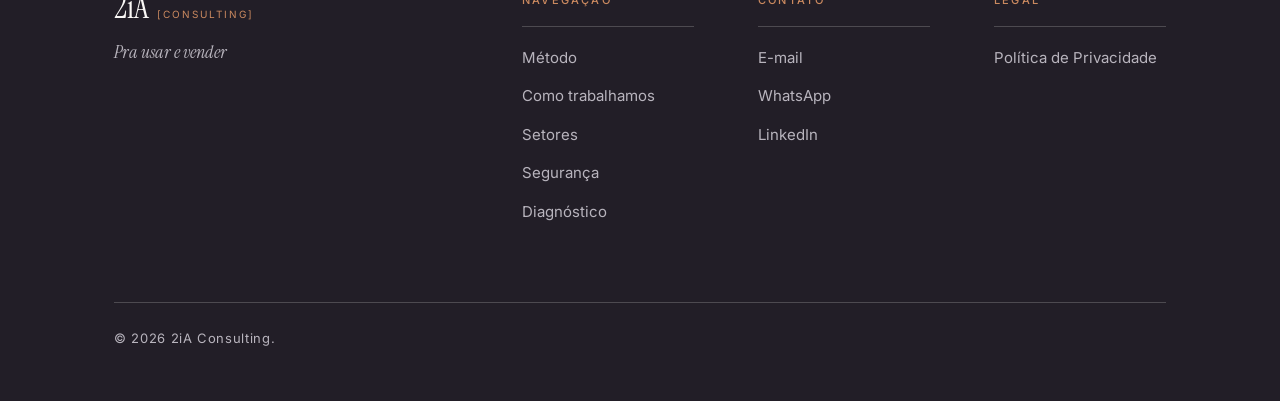
<file: v1/index.html>
<!doctype html>
<html lang="pt-BR">
  <head>
    <meta charset="utf-8" />
    <meta name="viewport" content="width=device-width, initial-scale=1" />
    <!-- prettier-ignore -->
    <title>2iA Consulting — Inteligências artificiais para resultados reais</title>
    <meta
      name="description"
      content="Consultoria de IA para operação complexa — não para prova de conceito isolada. Diagnóstico inicial gratuito."
    />
    <link rel="preconnect" href="https://fonts.googleapis.com" />
    <link rel="preconnect" href="https://fonts.gstatic.com" crossorigin />
    <link
      href="https://fonts.googleapis.com/css2?family=Instrument+Serif:ital@0;1&family=Inter:wght@400;500&display=swap"
      rel="stylesheet"
    />
    <link rel="stylesheet" href="styles.css" />
  </head>
  <body>
    <a class="skip-link" href="#hero">Ir para o conteúdo</a>

    <header class="masthead" id="masthead">
      <div class="masthead__inner">
        <a class="wordmark" href="#hero" aria-label="2iA consulting — início">
          <img
            class="wordmark__mark"
            src="../assets/logo-laranja.webp"
            alt=""
            width="640"
            height="608"
          />
          <span class="wordmark__text">
            <span class="wordmark__name">2iA</span>
            <span class="wordmark__sub">[consulting]</span>
          </span>
        </a>

        <nav class="masthead__nav" aria-label="Navegação principal">
          <a href="#metodo">Método</a>
          <a href="#como-trabalhamos">Como trabalhamos</a>
          <a href="#setores">Setores</a>
          <a href="#seguranca">Segurança</a>
        </nav>

        <a class="pill" href="#diagnostico">Agendar Diagnóstico</a>
      </div>
    </header>

    <main>
      <!-- 1. HERO — [ESCURO] -->
      <section class="section section--dark hero" id="hero">
        <div class="section__bg section__bg--texture" aria-hidden="true"></div>
        <div class="wrap hero__wrap">
          <img
            class="hero__mark reveal"
            src="../assets/logo-branca.webp"
            alt="Símbolo da marca 2iA Consulting"
            width="640"
            height="608"
          />

          <h1 class="display display--xl reveal">
            Inteligências artificiais para resultados reais.
          </h1>

          <p class="hero__support reveal">
            Consultoria de IA para operação complexa — não para prova de
            conceito isolada.
          </p>

          <div class="hero__actions reveal">
            <a class="button" href="#diagnostico"
              >Agende seu Diagnóstico Inicial — grátis</a
            >
            <a class="quiet-link" href="#metodo">Ver como funciona ↓</a>
          </div>
        </div>
      </section>

      <!-- 2. MANIFESTO — [CLARO] -->
      <section
        class="section section--light statement"
        id="manifesto"
        aria-label="Manifesto"
      >
        <div class="wrap">
          <p class="statement__line reveal">
            <em>O futuro vai ser definido por alguém. Que seja por você.</em>
          </p>
        </div>
      </section>

      <!-- 3. CONTEXTO DE MERCADO — [CLARO] -->
      <section
        class="section section--light"
        id="contexto"
        aria-labelledby="contexto-title"
      >
        <div class="wrap">
          <p class="kicker reveal">03 · Contexto</p>
          <h2
            class="display display--lg headline-offset reveal"
            id="contexto-title"
          >
            Para quem lidera o mercado, adotar IA deixou de ser opção — virou
            tendência inevitável.
          </h2>

          <div class="figures">
            <div class="figure reveal">
              <p class="figure__value">16,9% → 41,9%</p>
              <p class="figure__legend">
                Adoção corporativa no Brasil (empresas com 100+ funcionários),
                de 2022 para 2025.
              </p>
            </div>
            <div class="figure reveal">
              <p class="figure__value">55% → 72%</p>
              <p class="figure__legend">
                Adoção global de IA em um único ano, entre 2023 e 2024.
              </p>
            </div>
          </div>

          <p class="aside-note reveal">
            O investimento também aumentou de escala: o valor médio aplicado por
            empresa enterprise em iniciativas de IA foi de US$ 114 milhões em
            2025, projetando US$ 130 milhões nos próximos 12 meses.
          </p>

          <p class="source reveal">
            Fontes: McKinsey (“The State of AI”), Deloitte — dados de mercado
            2025.
          </p>
        </div>
      </section>

      <!-- 4. O PARADOXO DO MERCADO — [ESCURO] -->
      <section
        class="section section--dark"
        id="paradoxo"
        aria-labelledby="paradoxo-title"
      >
        <div class="section__bg section__bg--texture" aria-hidden="true"></div>
        <div class="wrap">
          <p class="kicker reveal">04 · O paradoxo do mercado</p>
          <h2 class="display display--lg reveal" id="paradoxo-title">
            Adotar virou regra. Escalar continua sendo exceção.
          </h2>

          <p class="lead lead--offset reveal">
            A adesão à IA já não é diferencial entre quem lidera o mercado — é
            tendência estabelecida. Mas a maioria ainda não consegue transformar
            esse investimento em resultado operacional.
          </p>

          <div class="figures">
            <div class="figure reveal">
              <p class="figure__value">7%</p>
              <p class="figure__legend">
                das empresas no mundo têm iniciativas de IA totalmente
                escaladas. 30% seguem travadas em piloto.
              </p>
            </div>
            <div class="figure reveal">
              <p class="figure__value">23%</p>
              <p class="figure__legend">
                das empresas no Brasil conseguem escalar 40%+ de seus
                projetos-piloto. Principal barreira: dados não estruturados (67%
                dos casos).
              </p>
            </div>
          </div>

          <p class="aside-note reveal">
            O que separa quem escala de quem trava não é orçamento — é
            direcionamento: ter alguém que saiba guiar a organização da adoção à
            autonomia real.
          </p>

          <p class="source reveal">Fontes: McKinsey, dados de mercado 2025.</p>
        </div>
      </section>

      <!-- 5. QUEM SOMOS + MÉTODO — [CLARO] -->
      <section
        class="section section--light"
        id="metodo"
        aria-labelledby="metodo-title"
      >
        <div class="wrap">
          <p class="kicker reveal">Quem Somos</p>

          <div class="split">
            <figure class="split__figure reveal">
              <img
                src="../assets/logo-laranja.webp"
                alt="Símbolo da marca 2iA Consulting em versão terracota"
                width="640"
                height="608"
              />
            </figure>
            <div class="split__body">
              <h2 class="display display--lg reveal" id="metodo-title">
                O problema raramente é&nbsp;a&nbsp;IA.
              </h2>
              <p class="prose reveal">
                É a distância entre o que ela promete e o que a organização
                consegue extrair dela. A 2iA Consulting atua em três frentes,
                nesta ordem: estruturação de dados, capacitação de times e
                implementação de soluções sob medida. Toda relação começa com um
                diagnóstico gratuito. Todo projeto termina com o cliente
                operando com autonomia o que foi construído.
              </p>
            </div>
          </div>

          <ol class="frentes">
            <li class="frente reveal">
              <span class="frente__glyph" aria-hidden="true">
                <svg viewBox="0 0 48 48" focusable="false">
                  <rect x="4.5" y="4.5" width="39" height="39" rx="9" />
                  <circle cx="24" cy="24" r="7.5" />
                </svg>
              </span>
              <h3 class="frente__title">
                <span class="frente__num">01</span> — Dados <i>(DATA)</i>
              </h3>
              <p class="frente__text">
                Estruturação e organização de bases prontas para IA.
              </p>
            </li>
            <li class="frente reveal">
              <span class="frente__glyph frente__glyph--rot" aria-hidden="true">
                <svg viewBox="0 0 48 48" focusable="false">
                  <rect x="4.5" y="4.5" width="39" height="39" rx="9" />
                  <circle cx="24" cy="24" r="7.5" />
                </svg>
              </span>
              <h3 class="frente__title">
                <span class="frente__num">02</span> — Inteligência
                <i>(ACADEMY)</i>
              </h3>
              <p class="frente__text">
                Capacitação de times para uso estratégico e autônomo.
              </p>
            </li>
            <li class="frente reveal">
              <span class="frente__glyph" aria-hidden="true">
                <svg viewBox="0 0 48 48" focusable="false">
                  <circle cx="24" cy="24" r="19.5" />
                  <circle cx="24" cy="24" r="7.5" />
                </svg>
              </span>
              <h3 class="frente__title">
                <span class="frente__num">03</span> — Ação <i>(FACTORY)</i>
              </h3>
              <p class="frente__text">
                Soluções sob medida, do diagnóstico à escala.
              </p>
            </li>
          </ol>
        </div>
      </section>

      <!-- 6. COMO TRABALHAMOS — [ESCURO] -->
      <section
        class="section section--dark"
        id="como-trabalhamos"
        aria-labelledby="como-title"
      >
        <div class="section__bg section__bg--texture" aria-hidden="true"></div>
        <div class="wrap">
          <p class="kicker reveal">07 · Como trabalhamos</p>
          <h2
            class="display display--lg headline-offset reveal"
            id="como-title"
          >
            O mesmo cuidado, para todo cliente — independente do tamanho do
            projeto.
          </h2>

          <ol class="ledger">
            <li class="ledger__row reveal">
              <span class="ledger__num">01</span>
              <h3 class="ledger__term">Identifique</h3>
              <p class="ledger__desc">Clareza sobre dores e gargalos.</p>
            </li>
            <li class="ledger__row reveal">
              <span class="ledger__num">02</span>
              <h3 class="ledger__term">Audite</h3>
              <p class="ledger__desc">Entendimento baseado em evidências.</p>
            </li>
            <li class="ledger__row reveal">
              <span class="ledger__num">03</span>
              <h3 class="ledger__term">Implemente</h3>
              <p class="ledger__desc">De acordo com ecossistema do cliente.</p>
            </li>
            <li class="ledger__row reveal">
              <span class="ledger__num">04</span>
              <h3 class="ledger__term">Suporte</h3>
              <p class="ledger__desc">Autonomia sem abandono.</p>
            </li>
            <li class="ledger__row reveal">
              <span class="ledger__num">05</span>
              <h3 class="ledger__term">Aprenda</h3>
              <p class="ledger__desc">Aperfeiçoamento e evolução.</p>
            </li>
          </ol>
        </div>
      </section>

      <!-- 7. POR QUE FUNCIONA — [CLARO] -->
      <section
        class="section section--light"
        id="por-que-funciona"
        aria-labelledby="porque-title"
      >
        <div class="wrap">
          <p class="kicker reveal">08 · Por que funciona</p>
          <h2 class="visually-hidden" id="porque-title">Por que funciona</h2>

          <ol class="ledger ledger--tall">
            <li class="ledger__row reveal">
              <span class="ledger__num">01</span>
              <h3 class="ledger__term">Quick win na primeira entrega</h3>
              <p class="ledger__desc">
                Resultado mensurável em semanas; meta mínima de 5h/semana
                recuperadas por usuário.
              </p>
            </li>
            <li class="ledger__row reveal">
              <span class="ledger__num">02</span>
              <h3 class="ledger__term">Sem dependência de fornecedor</h3>
              <p class="ledger__desc">
                Autonomia do time ao final do projeto é parte do contrato.
              </p>
            </li>
            <li class="ledger__row reveal">
              <span class="ledger__num">03</span>
              <h3 class="ledger__term">
                Diagnóstico gratuito antes de qualquer proposta
              </h3>
              <p class="ledger__desc">
                Decisão de avançar (ou não) baseada em dado, não em pitch.
              </p>
            </li>
            <li class="ledger__row reveal">
              <span class="ledger__num">04</span>
              <h3 class="ledger__term">
                Imersão real no ecossistema do cliente
              </h3>
              <p class="ledger__desc">
                Solução pensada e construída a partir da realidade operacional,
                dos objetivos e das preferências de cada cliente — não de um
                pacote padronizado.
              </p>
            </li>
            <li class="ledger__row reveal">
              <span class="ledger__num">05</span>
              <h3 class="ledger__term">KPI acordado antes do início</h3>
              <p class="ledger__desc">
                ROI calculado previamente, não estimado depois.
              </p>
            </li>
          </ol>
        </div>
      </section>

      <!-- 8. SEGURANÇA E GOVERNANÇA — [CLARO] -->
      <section
        class="section section--light"
        id="seguranca"
        aria-labelledby="seguranca-title"
      >
        <div class="wrap">
          <p class="kicker reveal">Segurança e Governança</p>

          <div class="split split--reverse">
            <div class="split__body">
              <h2 class="display display--lg reveal" id="seguranca-title">
                Acesso mínimo. Conformidade desde o primeiro contato.
              </h2>
              <p class="prose reveal">
                Acesso a sistemas e dados é somente leitura por padrão.
                Diagnóstico e auditoria não exigem alteração de dado nenhum do
                cliente. LGPD é requisito de entrega desde a primeira conversa —
                não um adendo contratual posterior.
              </p>
            </div>
            <ul class="checklist reveal">
              <li>Acesso somente leitura por padrão</li>
              <li>LGPD desde a primeira conversa</li>
              <li>Dados sensíveis em ambiente dedicado</li>
            </ul>
          </div>
        </div>
      </section>

      <!-- 9. SETORES E CONTEXTOS DE ATUAÇÃO — [ESCURO] -->
      <section
        class="section section--dark"
        id="setores"
        aria-labelledby="setores-title"
      >
        <div class="section__bg section__bg--texture" aria-hidden="true"></div>
        <div class="wrap">
          <p class="kicker reveal">11 · Setores e contextos de atuação</p>
          <h2 class="display display--lg reveal" id="setores-title">
            Construído para operação complexa — não para prova de conceito
            isolada.
          </h2>

          <p class="lead lead--offset reveal">
            Não fazemos distinção de segmento — nos concentramos em criar
            soluções que melhorem o negócio e a rotina de trabalho de cada
            cliente. Cada caso é tratado como um projeto único, para que a
            entrega seja naturalmente eficaz e aderente.
          </p>

          <p class="cue reveal">Alguns dos contextos onde já atuamos:</p>

          <ul class="sectors">
            <li class="reveal">
              <span aria-hidden="true"></span>Serviços Financeiros / Fintechs
            </li>
            <li class="reveal"><span aria-hidden="true"></span>Saúde</li>
            <li class="reveal">
              <span aria-hidden="true"></span>Varejo e E-commerce
            </li>
            <li class="reveal">
              <span aria-hidden="true"></span>Serviços Profissionais
            </li>
            <li class="reveal">
              <span aria-hidden="true"></span>Indústria e Manufatura
            </li>
            <li class="reveal">
              <span aria-hidden="true"></span>Scale-ups em crescimento acelerado
            </li>
          </ul>
        </div>
      </section>

      <!-- 10. PRINCÍPIOS — [CLARO] -->
      <section
        class="section section--light"
        id="principios"
        aria-labelledby="principios-title"
      >
        <div class="wrap">
          <p class="kicker reveal">12 · Princípios</p>
          <h2
            class="display display--lg headline-offset reveal"
            id="principios-title"
          >
            Como decidimos quando ninguém está olhando.
          </h2>

          <ol class="ledger">
            <li class="ledger__row reveal">
              <span class="ledger__num">01</span>
              <h3 class="ledger__term">Agilidade</h3>
              <p class="ledger__desc">
                Resultado rápido sem sacrificar fundação sólida.
              </p>
            </li>
            <li class="ledger__row reveal">
              <span class="ledger__num">02</span>
              <h3 class="ledger__term">Confiança</h3>
              <p class="ledger__desc">
                KPI acordado antes de qualquer entrega.
              </p>
            </li>
            <li class="ledger__row reveal">
              <span class="ledger__num">03</span>
              <h3 class="ledger__term">Transparência</h3>
              <p class="ledger__desc">
                Se o cliente não está pronto, isso é comunicado — mesmo adiando
                uma venda.
              </p>
            </li>
            <li class="ledger__row reveal">
              <span class="ledger__num">04</span>
              <h3 class="ledger__term">Responsabilidade</h3>
              <p class="ledger__desc">
                Estrutura de dado antes de automação, capacitação antes de
                escala.
              </p>
            </li>
            <li class="ledger__row reveal">
              <span class="ledger__num">05</span>
              <h3 class="ledger__term">Excelência técnica</h3>
              <p class="ledger__desc">
                Execução orientada a aderência e funcionalidade.
              </p>
            </li>
          </ol>
        </div>
      </section>

      <!-- 11. VISÃO DE FUTURO — [ESCURO] -->
      <section
        class="section section--dark statement"
        id="visao"
        aria-label="Visão de futuro"
      >
        <div class="section__bg section__bg--logo" aria-hidden="true"></div>
        <div class="wrap">
          <p class="statement__line reveal">
            <em
              >Referência em adoção consciente de inteligência artificial —
              medida por resultado obtido, não por volume de ferramenta
              implementada.</em
            >
          </p>
          <p class="statement__support reveal">
            Adoção consciente e estratégia cria vantagens sustentáveis. Adoção
            por pressão e sem preparo é apenas despesa afundada.
          </p>
        </div>
      </section>

      <!-- 12 + DIAGNÓSTICO — [ESCURO] -->
      <section
        class="section section--dark diag"
        id="diagnostico"
        aria-labelledby="diag-title"
      >
        <div class="section__bg section__bg--texture" aria-hidden="true"></div>
        <div class="wrap">
          <div class="diag__intro">
            <h2 class="display display--lg reveal" id="diag-title">
              O próximo passo é gratuito e leva 45 minutos.
            </h2>
            <p class="lead reveal">
              Uma conversa de 30 a 45 minutos para entender se existe
              oportunidade real de IA na sua operação — e por onde começar. Não
              é reunião de vendas.
            </p>
            <p class="lead lead--dim reveal">
              Ao final, uma resposta objetiva: se há oportunidade real, e por
              onde começar.
            </p>
          </div>

          <form class="form reveal" id="form" novalidate>
            <div class="form__grid">
              <p class="field">
                <label for="f-nome">Nome completo</label>
                <input
                  id="f-nome"
                  name="nome"
                  type="text"
                  autocomplete="name"
                />
              </p>
              <p class="field">
                <label for="f-cargo">Cargo</label>
                <input
                  id="f-cargo"
                  name="cargo"
                  type="text"
                  autocomplete="organization-title"
                />
              </p>
              <p class="field">
                <label for="f-email">E-mail</label>
                <input
                  id="f-email"
                  name="email"
                  type="email"
                  autocomplete="email"
                />
              </p>
              <p class="field">
                <label for="f-whats">WhatsApp</label>
                <input
                  id="f-whats"
                  name="whatsapp"
                  type="tel"
                  autocomplete="tel"
                />
              </p>
              <p class="field">
                <label for="f-empresa">Empresa</label>
                <input
                  id="f-empresa"
                  name="empresa"
                  type="text"
                  autocomplete="organization"
                />
              </p>
              <p class="field">
                <label for="f-site">Site da empresa</label>
                <input id="f-site" name="site" type="url" autocomplete="url" />
              </p>
              <p class="field field--wide">
                <label for="f-area"
                  >Área/departamento que mais te preocupa hoje</label
                >
                <select id="f-area" name="area">
                  <option value="">Selecione uma área</option>
                  <option>Vendas</option>
                  <option>Marketing</option>
                  <option>Suporte/Atendimento</option>
                  <option>Operações</option>
                  <option>Financeiro</option>
                  <option>RH</option>
                  <option>Gestão/Decisão</option>
                  <option>Outro</option>
                </select>
              </p>
            </div>

            <p class="consent">
              <input id="f-consent" name="consent" type="checkbox" />
              <label for="f-consent"
                >Concordo em ser contatado pela 2iA para agendar o diagnóstico
                gratuito.</label
              >
            </p>

            <button class="button" type="submit">
              Ver horários disponíveis
            </button>
            <p class="microcopy">Sem compromisso.</p>
          </form>
        </div>
      </section>

      <!-- DIAGNÓSTICO · O QUE ESPERAR — [CLARO] -->
      <section
        class="section section--light"
        id="o-que-esperar"
        aria-labelledby="esperar-title"
      >
        <div class="wrap">
          <h2
            class="display display--lg headline-offset reveal"
            id="esperar-title"
          >
            O que o Diagnóstico Gratuito é — e o que ele não é.
          </h2>

          <div class="columns">
            <div class="column reveal">
              <h3 class="column__head">Inclui:</h3>
              <ul class="column__list column__list--in">
                <li>Reunião de 30–45 min, com foco total no seu negócio.</li>
                <li>Revisão de 1 a 3 áreas mais prováveis de ganho com IA.</li>
                <li>Identificação de dores e oportunidades aparentes.</li>
                <li>
                  Uma recomendação clara de próximo passo — inclusive se for
                  “ainda não é a hora”.
                </li>
              </ul>
            </div>
            <div class="column reveal">
              <h3 class="column__head">
                Não inclui <i>(isso vem na Auditoria Paga)</i>:
              </h3>
              <ul class="column__list column__list--out">
                <li>Entrevistas com várias pessoas do seu time.</li>
                <li>Mapa detalhado de processos.</li>
                <li>Inventário profundo de dados e sistemas.</li>
                <li>Modelo de ROI ou arquitetura técnica completa.</li>
              </ul>
            </div>
          </div>
        </div>
      </section>

      <!-- DIAGNÓSTICO · O QUE ACONTECE DEPOIS — [CLARO] -->
      <section
        class="section section--light"
        id="depois"
        aria-labelledby="depois-title"
      >
        <div class="wrap">
          <h2 class="display display--lg reveal" id="depois-title">
            O que acontece depois de agendar
          </h2>

          <ol class="ledger ledger--tall">
            <li class="ledger__row reveal">
              <span class="ledger__num">01</span>
              <h3 class="ledger__term">Você agenda um horário.</h3>
              <p class="ledger__desc">
                Recebe por e-mail um formulário rápido (10–15 min) para
                chegarmos preparados na conversa.
              </p>
            </li>
            <li class="ledger__row reveal">
              <span class="ledger__num">02</span>
              <h3 class="ledger__term">Conversamos por 30–45 minutos.</h3>
              <p class="ledger__desc">
                Com sua permissão, gravamos para não perder nenhum detalhe.
              </p>
            </li>
            <li class="ledger__row reveal">
              <span class="ledger__num">03</span>
              <h3 class="ledger__term">
                Você recebe um Diagnóstico por escrito em até 2 dias úteis
              </h3>
              <p class="ledger__desc">
                Com o que identificamos e uma recomendação objetiva de próximo
                passo.
              </p>
            </li>
          </ol>
        </div>
      </section>

      <!-- DIAGNÓSTICO · FAQ — [ESCURO] -->
      <section
        class="section section--dark"
        id="faq"
        aria-labelledby="faq-title"
      >
        <div class="section__bg section__bg--texture" aria-hidden="true"></div>
        <div class="wrap">
          <h2 class="display display--lg reveal" id="faq-title">
            Perguntas frequentes
          </h2>

          <div class="faq">
            <details class="faq__item reveal">
              <summary>“Já tentamos IA antes e não funcionou.”</summary>
              <p>
                Por isso começamos pelo diagnóstico gratuito — mapeamos o que
                travou antes (geralmente arquitetura ou capacitação, não a
                tecnologia em si) antes de propor qualquer coisa nova.
              </p>
            </details>
            <details class="faq__item reveal">
              <summary>“Não temos dados organizados para isso.”</summary>
              <p>
                Isso é normal — é o ponto de partida de praticamente todo
                projeto que fazemos. Estruturar dado é a primeira das nossas
                três frentes, não um pré-requisito que falta pra te atender.
              </p>
            </details>
            <details class="faq__item reveal">
              <summary>“Não temos budget agora.”</summary>
              <p>
                O diagnóstico é gratuito de qualquer forma. Se não for o
                momento, dizemos isso com clareza — e você decide quando
                retomar.
              </p>
            </details>
            <details class="faq__item reveal">
              <summary>“Nosso time não vai adotar isso.”</summary>
              <p>
                Capacitação faz parte do método, não é um extra. Formamos
                pessoas do seu time para validar a solução antes de qualquer
                escala.
              </p>
            </details>
            <details class="faq__item reveal">
              <summary>“Quanto tempo leva para ver resultado?”</summary>
              <p>
                Isso depende do que a Auditoria Paga identificar como
                prioridade. O que é fixo é a meta — mínimo de 5 horas por semana
                recuperadas por usuário — e acompanhamento constante durante
                toda a implementação.
              </p>
            </details>
            <details class="faq__item reveal">
              <summary>“Como sei que meus dados estão seguros?”</summary>
              <p>
                Acesso é somente leitura por padrão. LGPD é requisito desde a
                primeira conversa — não um adendo contratual depois.
              </p>
            </details>
            <details class="faq__item reveal">
              <summary>“Vocês têm cases para eu ver antes?”</summary>
              <p>
                Como a 2iA está construindo seu portfólio agora, a resposta
                honesta é: o diagnóstico gratuito é a prova. Sem risco, sem
                custo, você vê nosso método em ação antes de decidir qualquer
                coisa.
              </p>
            </details>
          </div>
        </div>
      </section>
    </main>

    <footer class="footer" aria-labelledby="footer-title">
      <div class="wrap">
        <h2 class="visually-hidden" id="footer-title">Rodapé</h2>
        <div class="footer__top">
          <div class="footer__brand">
            <span class="wordmark wordmark--footer">
              <span class="wordmark__text">
                <span class="wordmark__name">2iA</span>
                <span class="wordmark__sub">[consulting]</span>
              </span>
            </span>
            <p class="footer__signature"><em>Pra usar e vender</em></p>
          </div>

          <nav class="footer__col" aria-label="Navegação do rodapé">
            <h3 class="footer__head">Navegação</h3>
            <ul>
              <li><a href="#metodo">Método</a></li>
              <li><a href="#como-trabalhamos">Como trabalhamos</a></li>
              <li><a href="#setores">Setores</a></li>
              <li><a href="#seguranca">Segurança</a></li>
              <li><a href="#diagnostico">Diagnóstico</a></li>
            </ul>
          </nav>

          <div class="footer__col">
            <h3 class="footer__head">Contato</h3>
            <ul>
              <li><a href="#">E-mail</a></li>
              <li><a href="#">WhatsApp</a></li>
              <li><a href="#">LinkedIn</a></li>
            </ul>
          </div>

          <div class="footer__col">
            <h3 class="footer__head">Legal</h3>
            <ul>
              <li><a href="#">Política de Privacidade</a></li>
            </ul>
          </div>
        </div>

        <p class="footer__base">
          © <span id="year">2026</span> 2iA Consulting.
        </p>
      </div>
    </footer>

    <script src="main.js" defer></script>
  </body>
</html>
</file>
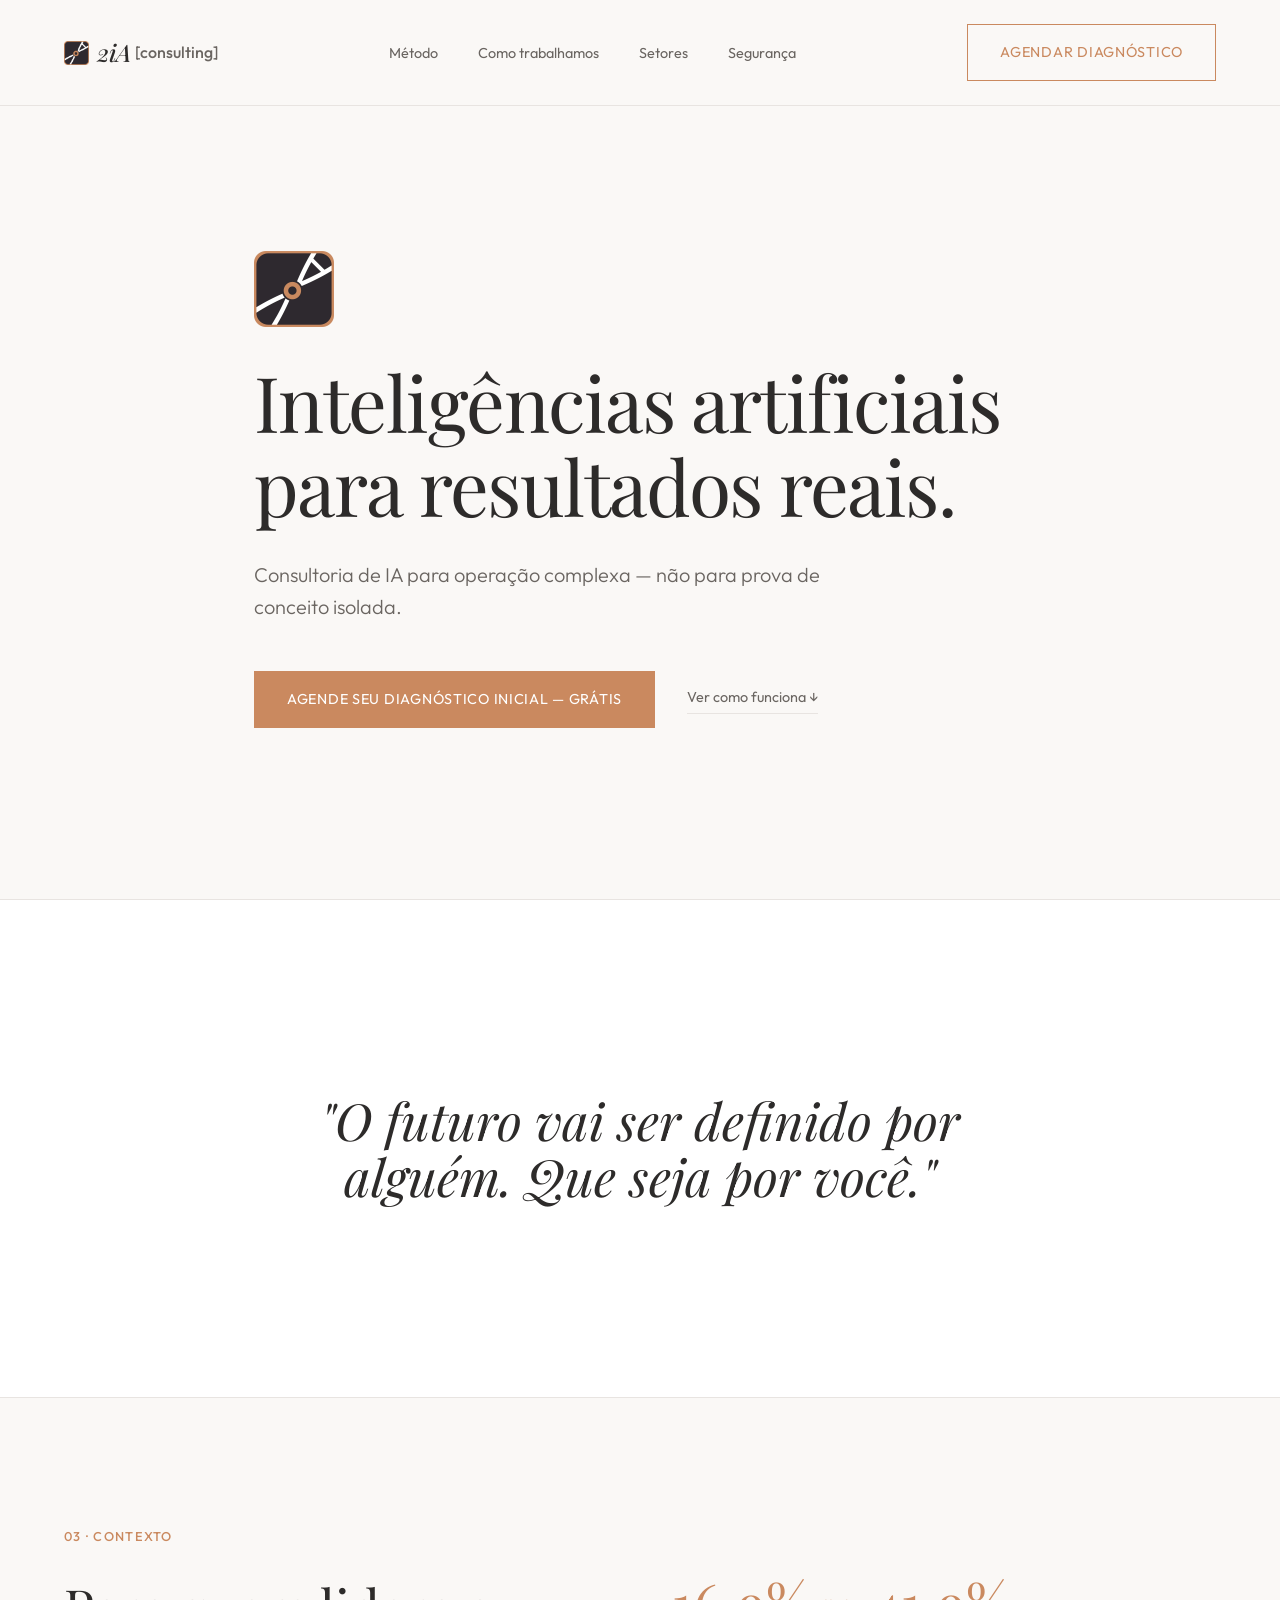
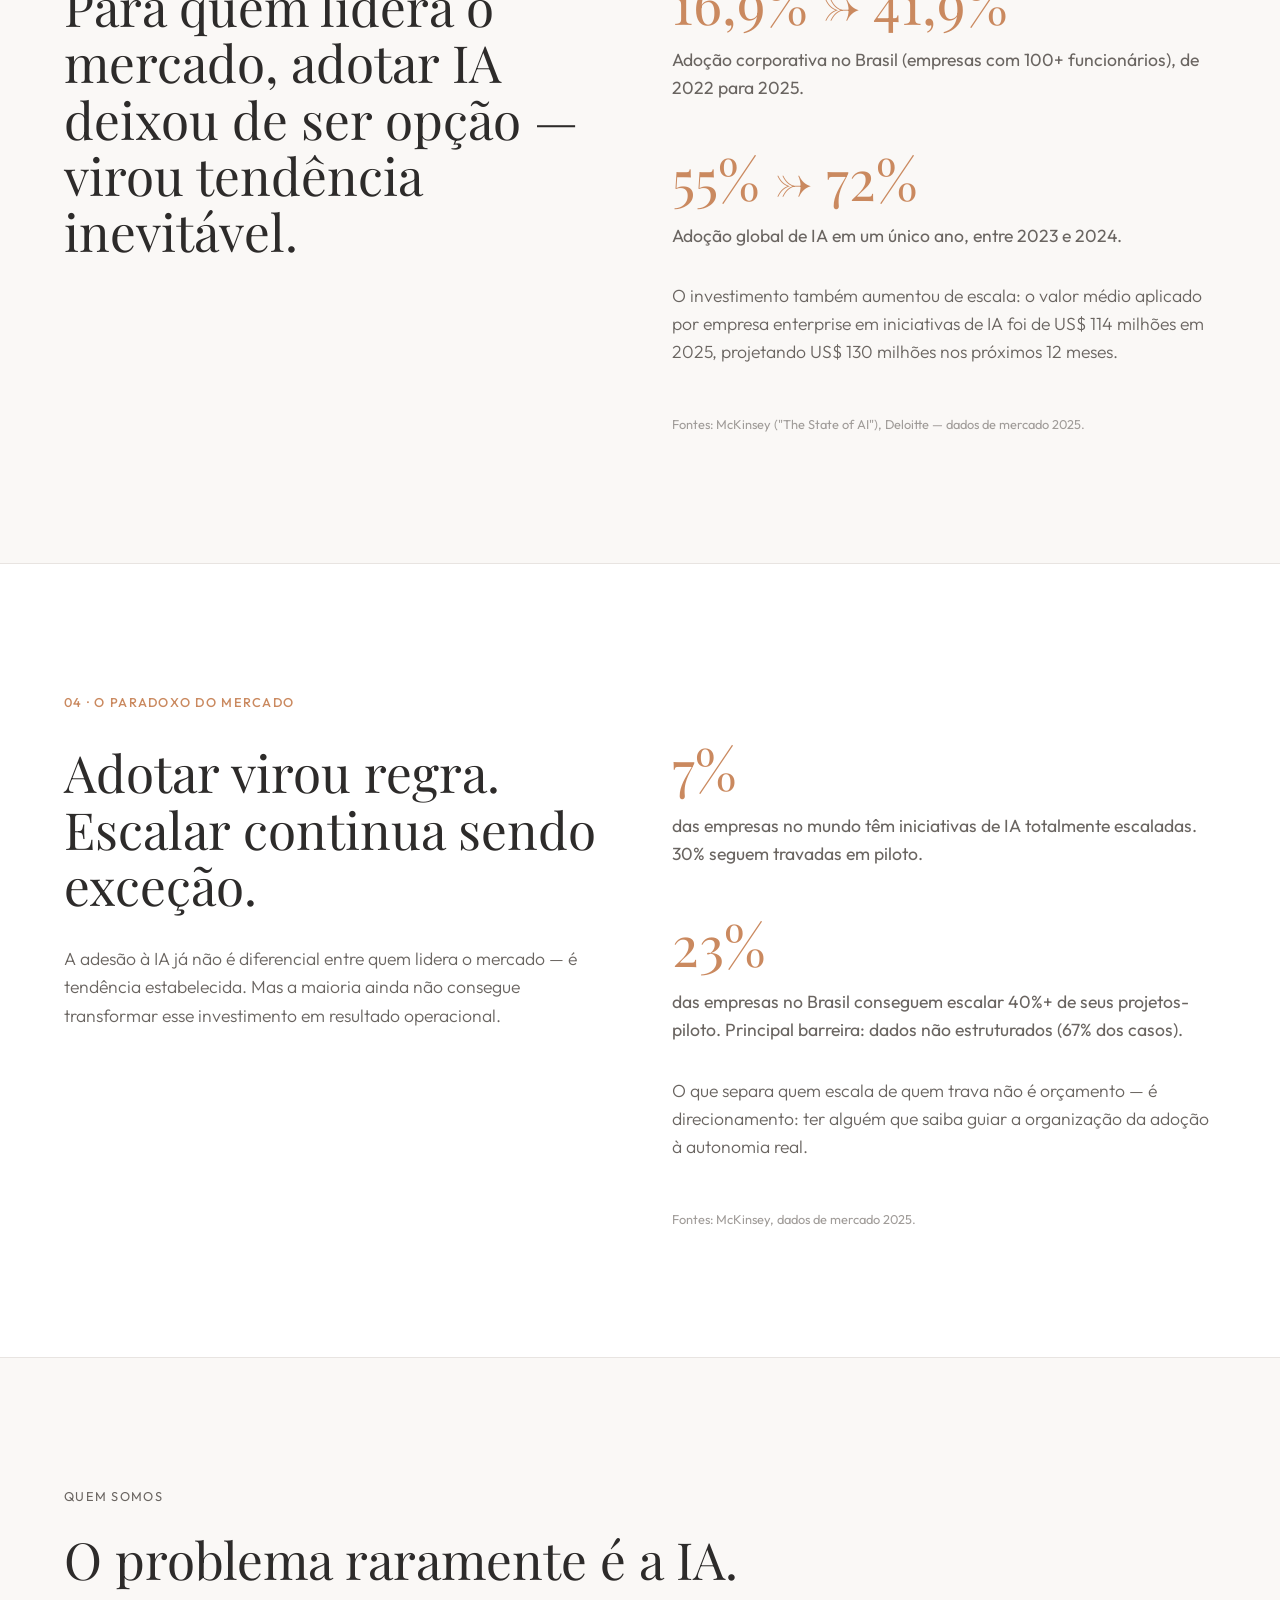
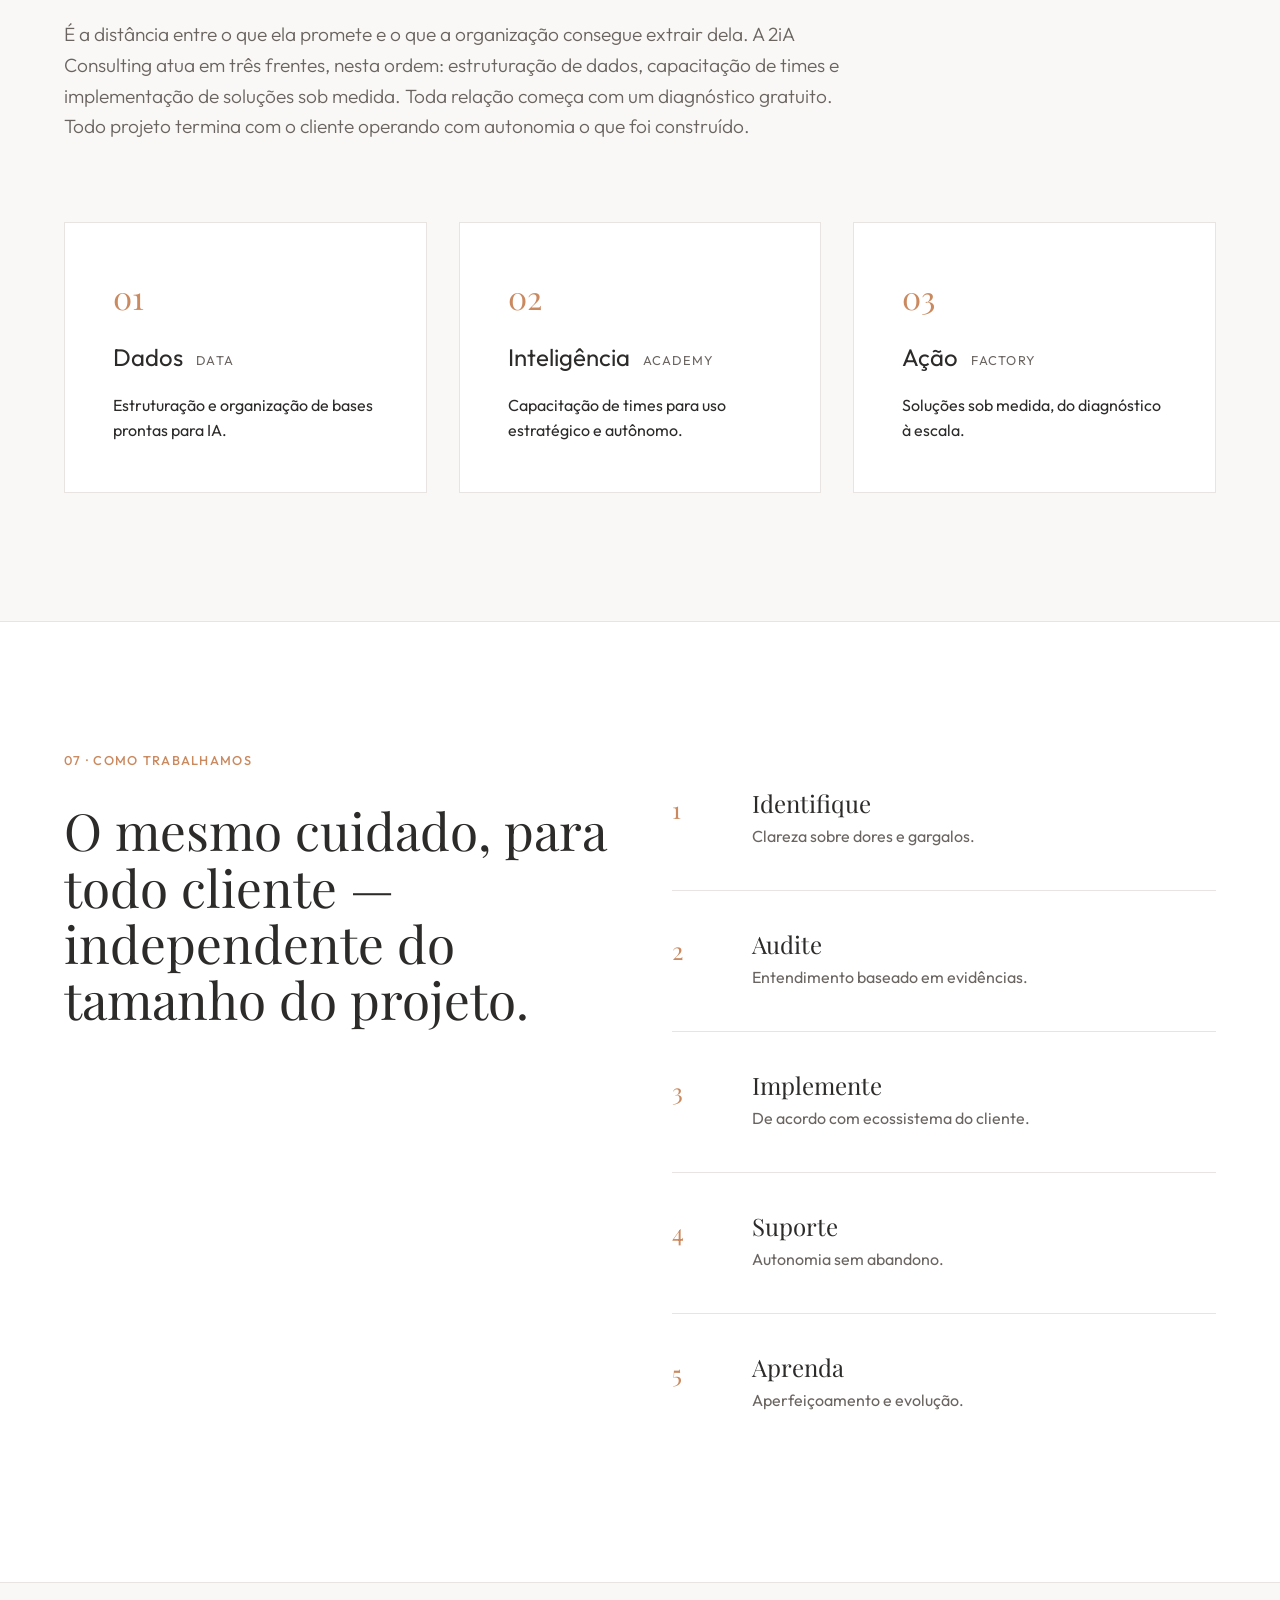
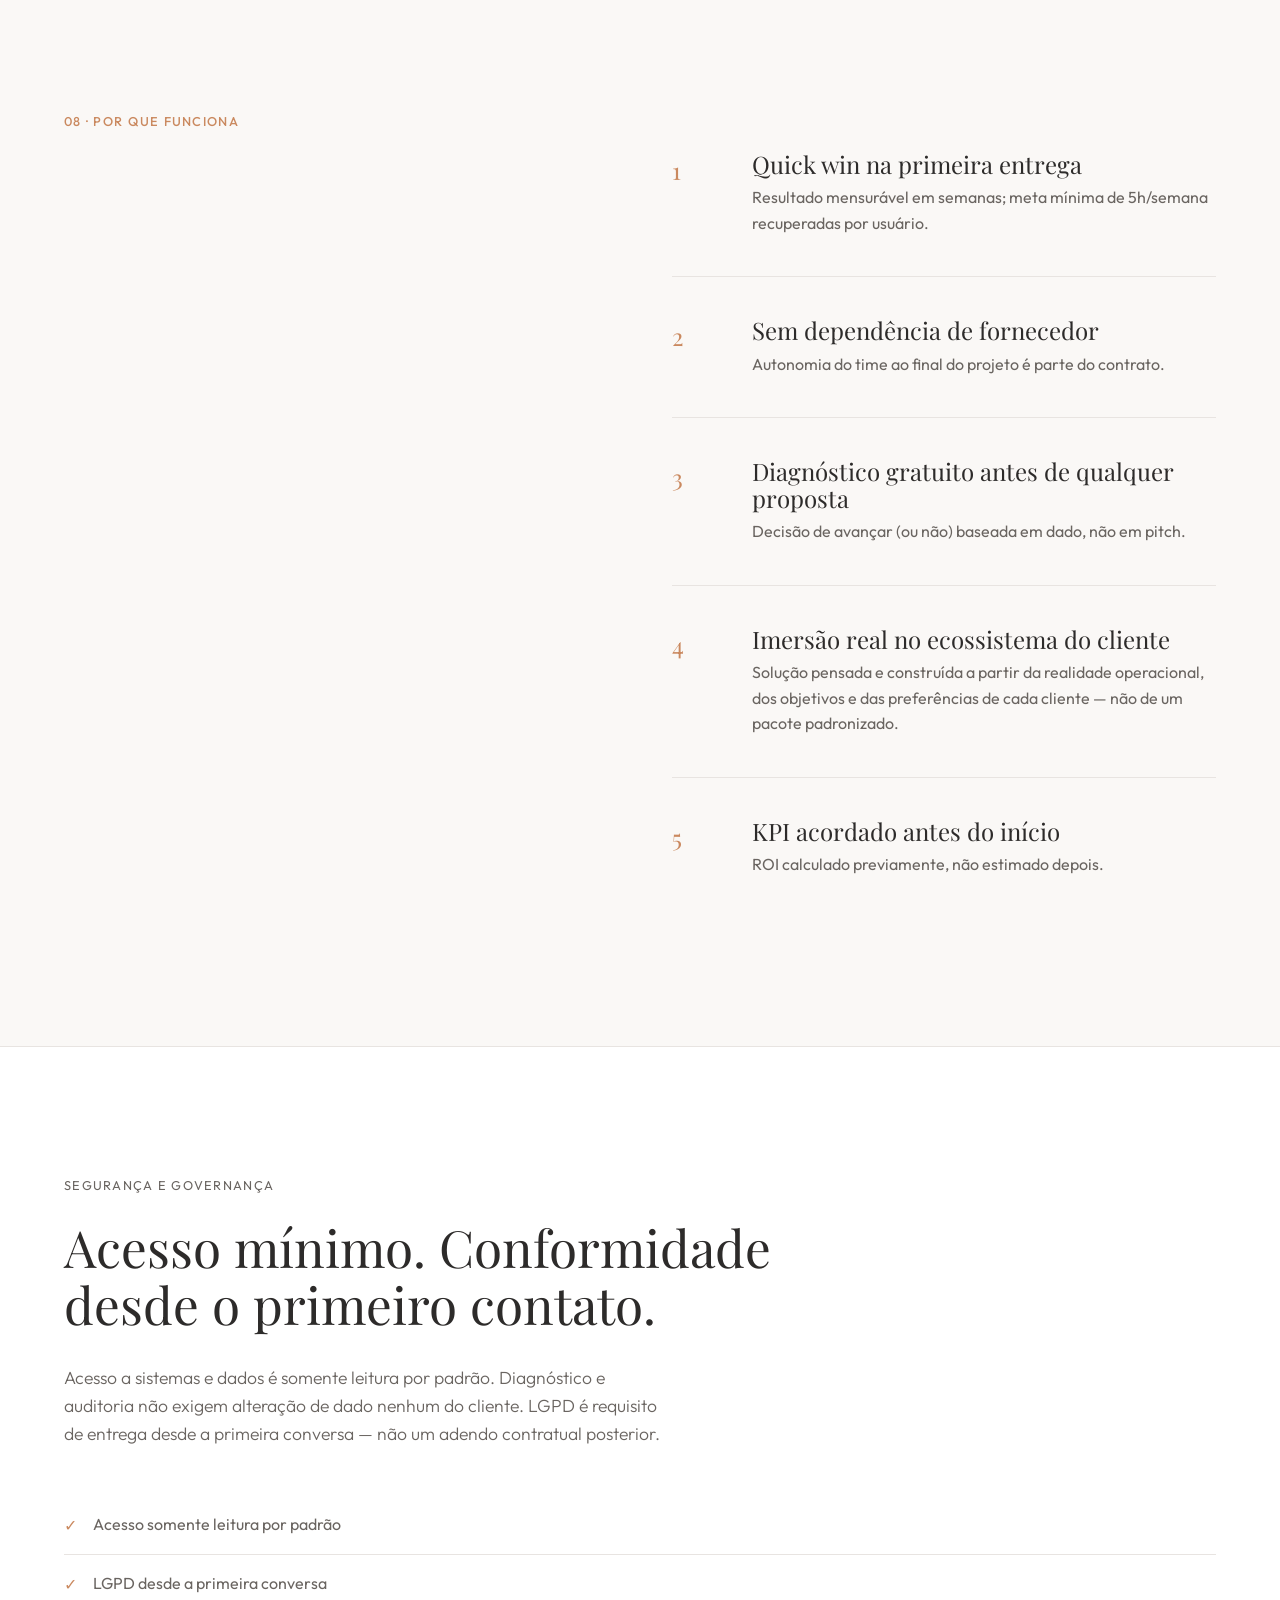
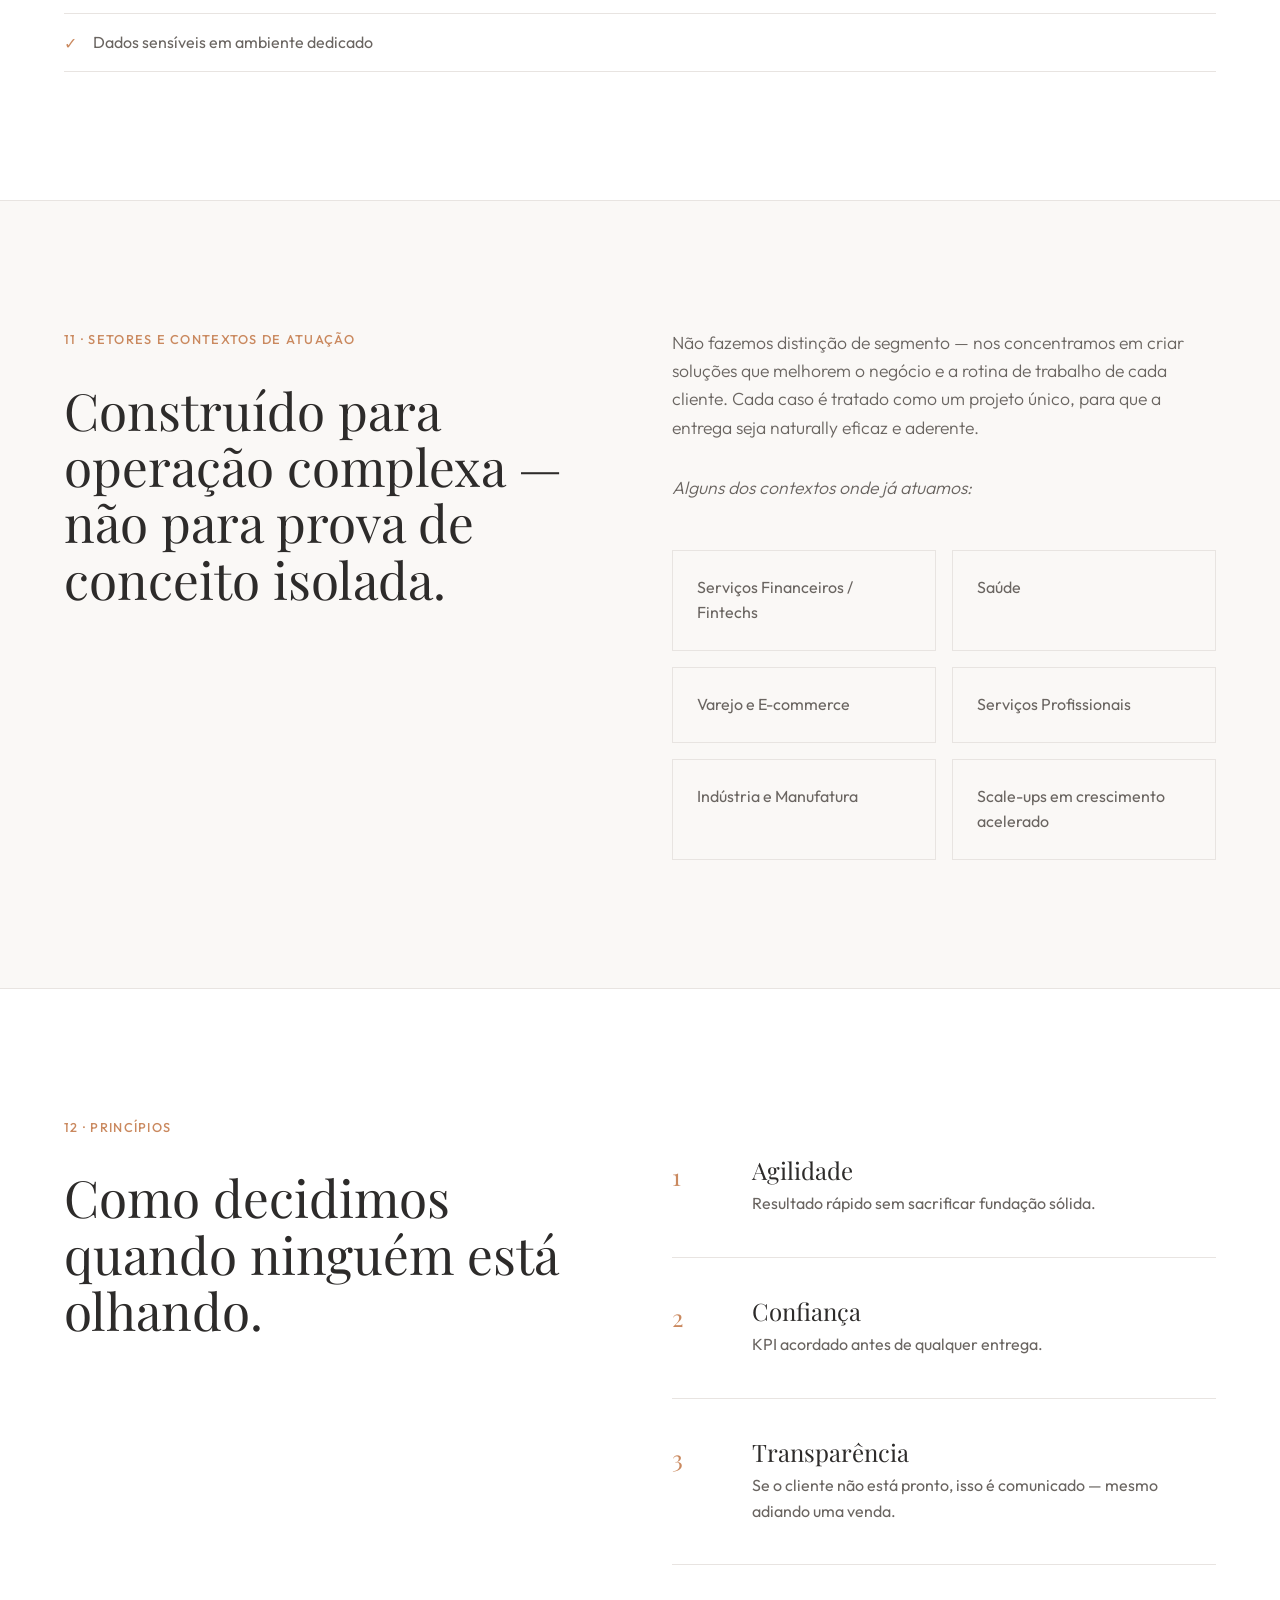
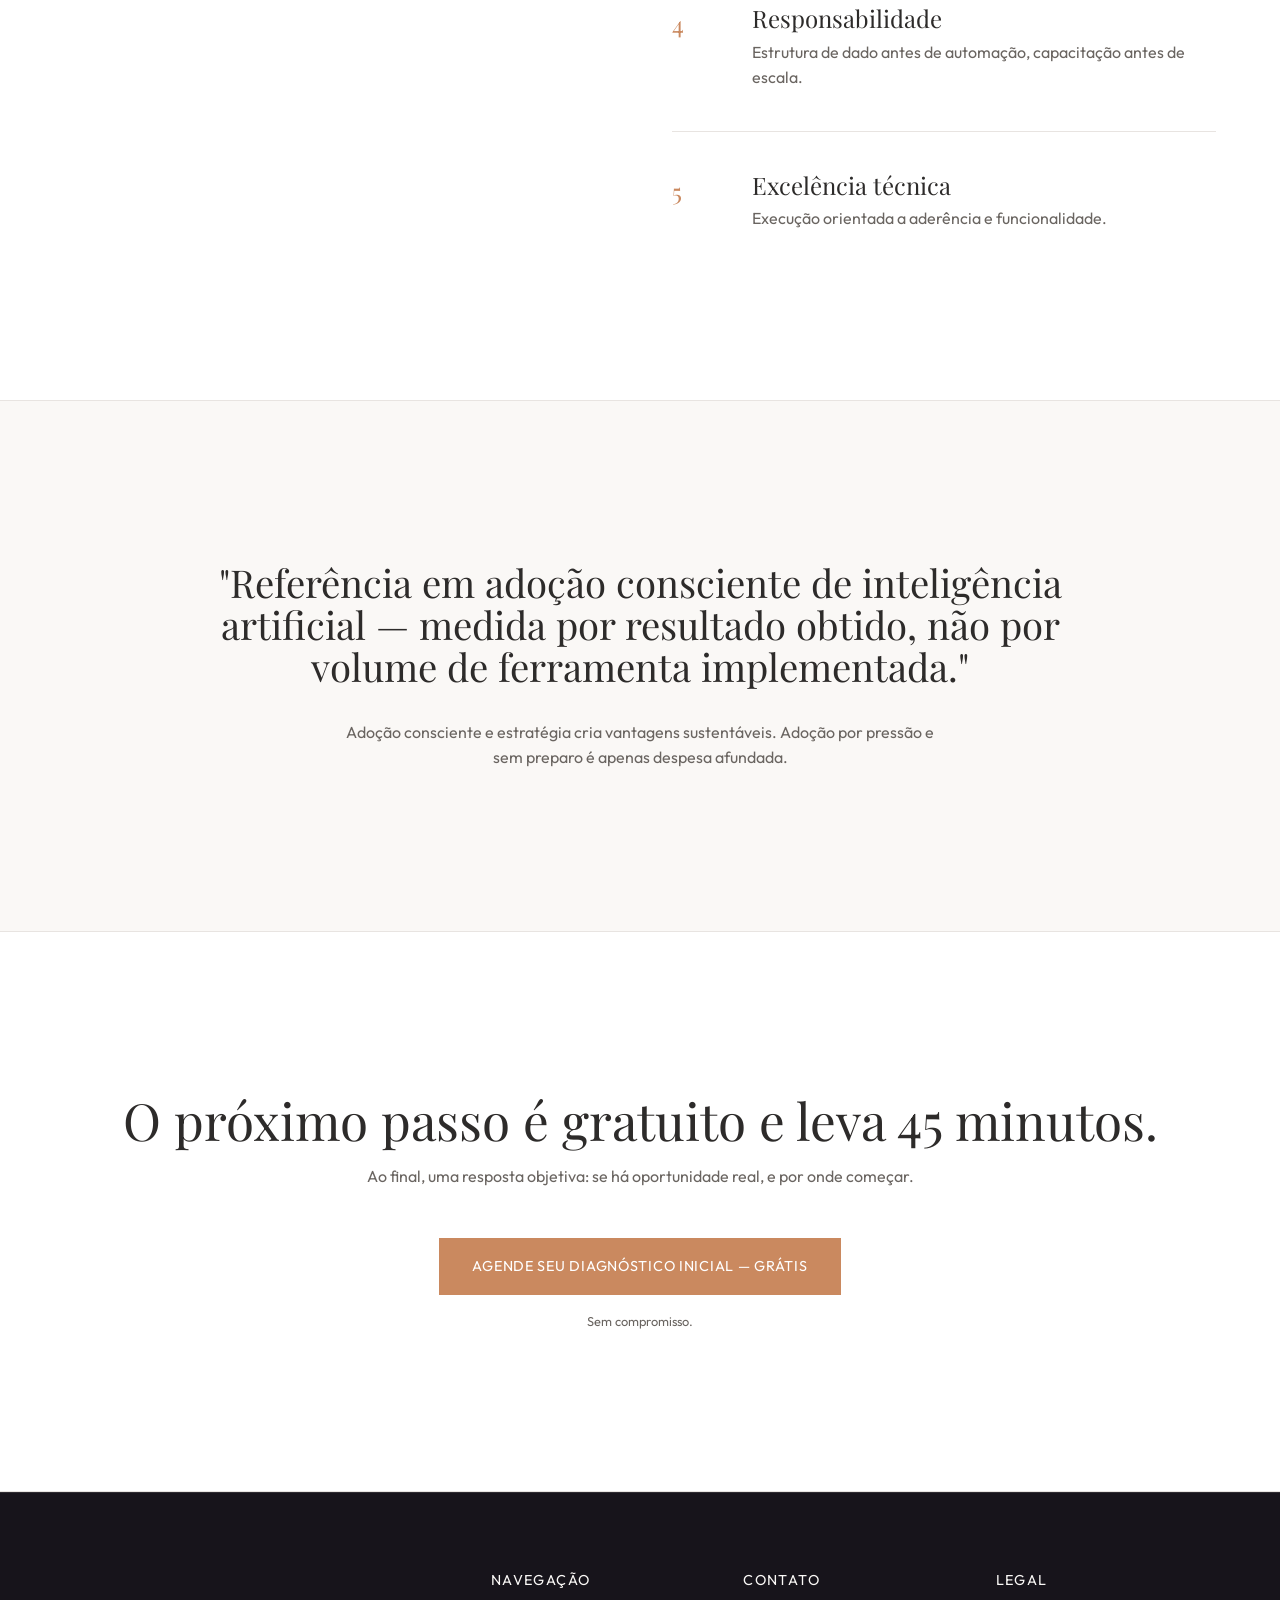
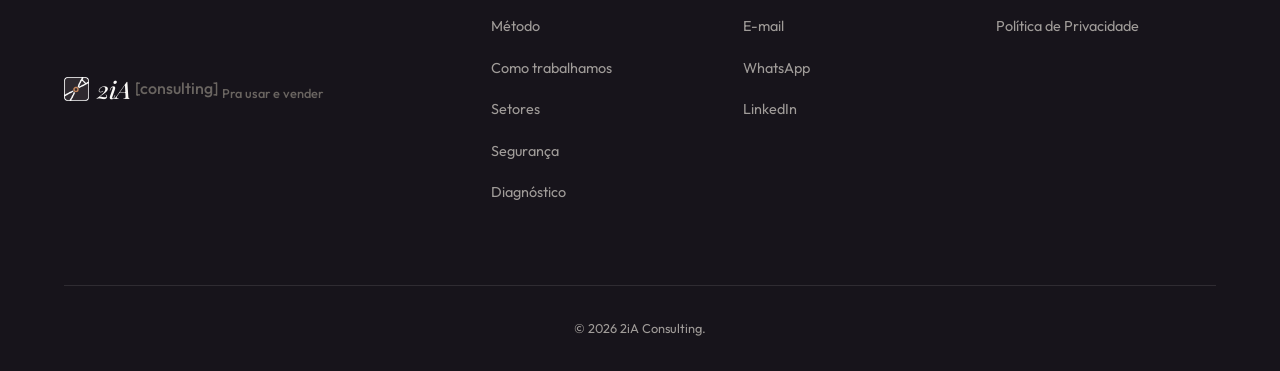
<file: v10/index.html>
<!DOCTYPE html>
<html lang="pt-BR">
<head>
  <meta charset="UTF-8">
  <meta name="viewport" content="width=device-width, initial-scale=1.0">
  <title>2iA Consulting — Inteligências artificiais para resultados reais</title>
  <meta name="description" content="Consultoria de IA para operação complexa — não para prova de conceito isolada.">
  <link rel="stylesheet" href="styles.css">
</head>
<body>

  <header>
    <div class="container header-inner">
      <div class="logo">
        <img src="../assets/logo-laranja.webp" alt="Logo 2iA Consulting" style="height: 24px; width: auto; vertical-align: middle; margin-right: 8px;">
        2iA <span>[consulting]</span>
      </div>
      <nav>
        <ul>
          <li><a href="#metodo">Método</a></li>
          <li><a href="#como-trabalhamos">Como trabalhamos</a></li>
          <li><a href="#setores">Setores</a></li>
          <li><a href="#seguranca">Segurança</a></li>
        </ul>
      </nav>
      <a href="/diagnostico" class="btn btn-outline">Agendar Diagnóstico</a>
    </div>
  </header>

  <main>
    <!-- 1. Hero -->
    <section id="hero">
      <div class="container hero-content fade-in">
        <img src="../assets/logo-laranja.webp" alt="Símbolo 2iA Consulting" style="width: 80px; height: auto; margin-bottom: 2rem; display: block;">
        <h1>Inteligências artificiais para resultados reais.</h1>
        <p class="hero-subtitle">Consultoria de IA para operação complexa — não para prova de conceito isolada.</p>
        <div class="hero-ctas">
          <a href="/diagnostico" class="btn btn-primary">Agende seu Diagnóstico Inicial — grátis</a>
          <a href="#metodo" class="link-down">Ver como funciona ↓</a>
        </div>
      </div>
    </section>

    <!-- 2. Manifesto -->
    <section id="manifesto" class="bg-white">
      <div class="container fade-in">
        <h2>"O futuro vai ser definido por alguém. Que seja por você."</h2>
      </div>
    </section>

    <!-- 3. Contexto -->
    <section id="contexto">
      <div class="container split-layout">
        <div class="fade-in">
          <span class="kicker">03 · Contexto</span>
          <h2>Para quem lidera o mercado, adotar IA deixou de ser opção — virou tendência inevitável.</h2>
        </div>
        <div class="fade-in">
          <div class="data-points">
            <div class="data-point">
              <div class="number">16,9% → 41,9%</div>
              <p>Adoção corporativa no Brasil (empresas com 100+ funcionários), de 2022 para 2025.</p>
            </div>
            <div class="data-point">
              <div class="number">55% → 72%</div>
              <p>Adoção global de IA em um único ano, entre 2023 e 2024.</p>
            </div>
          </div>
          <p class="support-text">O investimento também aumentou de escala: o valor médio aplicado por empresa enterprise em iniciativas de IA foi de US$ 114 milhões em 2025, projetando US$ 130 milhões nos próximos 12 meses.</p>
          <span class="footer-note">Fontes: McKinsey ("The State of AI"), Deloitte — dados de mercado 2025.</span>
        </div>
      </div>
    </section>

    <!-- 4. O paradoxo do mercado -->
    <section id="paradoxo" class="bg-white">
      <div class="container split-layout">
        <div class="fade-in">
          <span class="kicker">04 · O paradoxo do mercado</span>
          <h2>Adotar virou regra.<br>Escalar continua sendo exceção.</h2>
          <p class="support-text" style="margin-top:2rem;">A adesão à IA já não é diferencial entre quem lidera o mercado — é tendência estabelecida. Mas a maioria ainda não consegue transformar esse investimento em resultado operacional.</p>
        </div>
        <div class="fade-in">
          <div class="data-points">
            <div class="data-point">
              <div class="number">7%</div>
              <p>das empresas no mundo têm iniciativas de IA totalmente escaladas. 30% seguem travadas em piloto.</p>
            </div>
            <div class="data-point">
              <div class="number">23%</div>
              <p>das empresas no Brasil conseguem escalar 40%+ de seus projetos-piloto. Principal barreira: dados não estruturados (67% dos casos).</p>
            </div>
          </div>
          <p class="support-text">O que separa quem escala de quem trava não é orçamento — é direcionamento: ter alguém que saiba guiar a organização da adoção à autonomia real.</p>
          <span class="footer-note">Fontes: McKinsey, dados de mercado 2025.</span>
        </div>
      </div>
    </section>

    <!-- 5. Quem somos + Método -->
    <section id="metodo">
      <div class="container fade-in">
        <span class="label">Quem Somos</span>
        <h2 style="font-size: clamp(2.5rem, 4vw, 4rem); margin-bottom: 2rem;">O problema raramente é a IA.</h2>
        <p class="intro-text">É a distância entre o que ela promete e o que a organização consegue extrair dela. A 2iA Consulting atua em três frentes, nesta ordem: estruturação de dados, capacitação de times e implementação de soluções sob medida. Toda relação começa com um diagnóstico gratuito. Todo projeto termina com o cliente operando com autonomia o que foi construído.</p>
        
        <div class="frentes-grid">
          <div class="frente-card fade-in">
            <div class="frente-num">01</div>
            <div class="frente-title">Dados <span>Data</span></div>
            <p>Estruturação e organização de bases prontas para IA.</p>
          </div>
          <div class="frente-card fade-in">
            <div class="frente-num">02</div>
            <div class="frente-title">Inteligência <span>Academy</span></div>
            <p>Capacitação de times para uso estratégico e autônomo.</p>
          </div>
          <div class="frente-card fade-in">
            <div class="frente-num">03</div>
            <div class="frente-title">Ação <span>Factory</span></div>
            <p>Soluções sob medida, do diagnóstico à escala.</p>
          </div>
        </div>
      </div>
    </section>

    <!-- 6. Como trabalhamos -->
    <section id="como-trabalhamos" class="bg-white">
      <div class="container split-layout">
        <div class="fade-in">
          <span class="kicker">07 · Como trabalhamos</span>
          <h2>O mesmo cuidado, para todo cliente — independente do tamanho do projeto.</h2>
        </div>
        <div class="list-numbered fade-in">
          <div class="list-item">
            <div class="item-num">1</div>
            <div class="item-content">
              <h3>Identifique</h3>
              <p>Clareza sobre dores e gargalos.</p>
            </div>
          </div>
          <div class="list-item">
            <div class="item-num">2</div>
            <div class="item-content">
              <h3>Audite</h3>
              <p>Entendimento baseado em evidências.</p>
            </div>
          </div>
          <div class="list-item">
            <div class="item-num">3</div>
            <div class="item-content">
              <h3>Implemente</h3>
              <p>De acordo com ecossistema do cliente.</p>
            </div>
          </div>
          <div class="list-item">
            <div class="item-num">4</div>
            <div class="item-content">
              <h3>Suporte</h3>
              <p>Autonomia sem abandono.</p>
            </div>
          </div>
          <div class="list-item">
            <div class="item-num">5</div>
            <div class="item-content">
              <h3>Aprenda</h3>
              <p>Aperfeiçoamento e evolução.</p>
            </div>
          </div>
        </div>
      </div>
    </section>

    <!-- 7. Por que funciona -->
    <section id="por-que-funciona">
      <div class="container split-layout">
        <div class="fade-in">
          <span class="kicker">08 · Por que funciona</span>
        </div>
        <div class="list-numbered fade-in">
          <div class="list-item">
            <div class="item-num">1</div>
            <div class="item-content">
              <h3>Quick win na primeira entrega</h3>
              <p>Resultado mensurável em semanas; meta mínima de 5h/semana recuperadas por usuário.</p>
            </div>
          </div>
          <div class="list-item">
            <div class="item-num">2</div>
            <div class="item-content">
              <h3>Sem dependência de fornecedor</h3>
              <p>Autonomia do time ao final do projeto é parte do contrato.</p>
            </div>
          </div>
          <div class="list-item">
            <div class="item-num">3</div>
            <div class="item-content">
              <h3>Diagnóstico gratuito antes de qualquer proposta</h3>
              <p>Decisão de avançar (ou não) baseada em dado, não em pitch.</p>
            </div>
          </div>
          <div class="list-item">
            <div class="item-num">4</div>
            <div class="item-content">
              <h3>Imersão real no ecossistema do cliente</h3>
              <p>Solução pensada e construída a partir da realidade operacional, dos objetivos e das preferências de cada cliente — não de um pacote padronizado.</p>
            </div>
          </div>
          <div class="list-item">
            <div class="item-num">5</div>
            <div class="item-content">
              <h3>KPI acordado antes do início</h3>
              <p>ROI calculado previamente, não estimado depois.</p>
            </div>
          </div>
        </div>
      </div>
    </section>

    <!-- 8. Segurança e governança -->
    <section id="seguranca" class="bg-white">
      <div class="container fade-in">
        <span class="label">Segurança e Governança</span>
        <h2 style="font-size: clamp(2.5rem, 4vw, 4rem); max-width:800px;">Acesso mínimo. Conformidade desde o primeiro contato.</h2>
        <p class="support-text" style="max-width: 600px;">Acesso a sistemas e dados é somente leitura por padrão. Diagnóstico e auditoria não exigem alteração de dado nenhum do cliente. LGPD é requisito de entrega desde a primeira conversa — não um adendo contratual posterior.</p>
        <ul class="checklist">
          <li>Acesso somente leitura por padrão</li>
          <li>LGPD desde a primeira conversa</li>
          <li>Dados sensíveis em ambiente dedicado</li>
        </ul>
      </div>
    </section>

    <!-- 9. Setores e contextos de atuação -->
    <section id="setores">
      <div class="container split-layout">
        <div class="fade-in">
          <span class="kicker">11 · Setores e contextos de atuação</span>
          <h2>Construído para operação complexa — não para prova de conceito isolada.</h2>
        </div>
        <div class="fade-in">
          <p class="support-text" style="margin-top:0;">Não fazemos distinção de segmento — nos concentramos em criar soluções que melhorem o negócio e a rotina de trabalho de cada cliente. Cada caso é tratado como um projeto único, para que a entrega seja naturally eficaz e aderente.</p>
          <p class="support-text" style="font-style: italic; margin-top: 2rem;">Alguns dos contextos onde já atuamos:</p>
          <div class="sectors-grid">
            <div class="sector-item">Serviços Financeiros / Fintechs</div>
            <div class="sector-item">Saúde</div>
            <div class="sector-item">Varejo e E-commerce</div>
            <div class="sector-item">Serviços Profissionais</div>
            <div class="sector-item">Indústria e Manufatura</div>
            <div class="sector-item">Scale-ups em crescimento acelerado</div>
          </div>
        </div>
      </div>
    </section>

    <!-- 10. Princípios -->
    <section id="principios" class="bg-white">
      <div class="container split-layout">
        <div class="fade-in">
          <span class="kicker">12 · Princípios</span>
          <h2>Como decidimos quando ninguém está olhando.</h2>
        </div>
        <div class="list-numbered fade-in">
          <div class="list-item">
            <div class="item-num">1</div>
            <div class="item-content">
              <h3>Agilidade</h3>
              <p>Resultado rápido sem sacrificar fundação sólida.</p>
            </div>
          </div>
          <div class="list-item">
            <div class="item-num">2</div>
            <div class="item-content">
              <h3>Confiança</h3>
              <p>KPI acordado antes de qualquer entrega.</p>
            </div>
          </div>
          <div class="list-item">
            <div class="item-num">3</div>
            <div class="item-content">
              <h3>Transparência</h3>
              <p>Se o cliente não está pronto, isso é comunicado — mesmo adiando uma venda.</p>
            </div>
          </div>
          <div class="list-item">
            <div class="item-num">4</div>
            <div class="item-content">
              <h3>Responsabilidade</h3>
              <p>Estrutura de dado antes de automação, capacitação antes de escala.</p>
            </div>
          </div>
          <div class="list-item">
            <div class="item-num">5</div>
            <div class="item-content">
              <h3>Excelência técnica</h3>
              <p>Execução orientada a aderência e funcionalidade.</p>
            </div>
          </div>
        </div>
      </div>
    </section>

    <!-- 11. Visão de futuro -->
    <section id="visao">
      <div class="container fade-in">
        <h2>"Referência em adoção consciente de inteligência artificial — medida por resultado obtido, não por volume de ferramenta implementada."</h2>
        <p>Adoção consciente e estratégia cria vantagens sustentáveis. Adoção por pressão e sem preparo é apenas despesa afundada.</p>
      </div>
    </section>

    <!-- 12. CTA final -->
    <section id="cta">
      <div class="container fade-in">
        <h2>O próximo passo é gratuito e leva 45 minutos.</h2>
        <p>Ao final, uma resposta objetiva: se há oportunidade real, e por onde começar.</p>
        <a href="/diagnostico" class="btn btn-primary">Agende seu Diagnóstico Inicial — grátis</a>
        <span class="microcopy">Sem compromisso.</span>
      </div>
    </section>
  </main>

  <footer>
    <div class="container">
      <div class="footer-top">
        <div class="logo">
          <img src="../assets/logo-branca.webp" alt="Logo 2iA Consulting" style="height: 24px; width: auto; vertical-align: middle; margin-right: 8px;">
          2iA <span>[consulting]</span><br>
          <span style="font-size:0.8rem; margin-top:0.5rem; display:block;">Pra usar e vender</span>
        </div>
        <div class="footer-cols">
          <div class="footer-col">
            <h4>Navegação</h4>
            <ul>
              <li><a href="#metodo">Método</a></li>
              <li><a href="#como-trabalhamos">Como trabalhamos</a></li>
              <li><a href="#setores">Setores</a></li>
              <li><a href="#seguranca">Segurança</a></li>
              <li><a href="/diagnostico">Diagnóstico</a></li>
            </ul>
          </div>
          <div class="footer-col">
            <h4>Contato</h4>
            <ul>
              <li><a href="#">E-mail</a></li>
              <li><a href="#">WhatsApp</a></li>
              <li><a href="#">LinkedIn</a></li>
            </ul>
          </div>
          <div class="footer-col">
            <h4>Legal</h4>
            <ul>
              <li><a href="#">Política de Privacidade</a></li>
            </ul>
          </div>
        </div>
      </div>
      <div class="footer-bottom">
        &copy; 2026 2iA Consulting.
      </div>
    </div>
  </footer>

  <script src="main.js"></script>
</body>
</html>
</file>
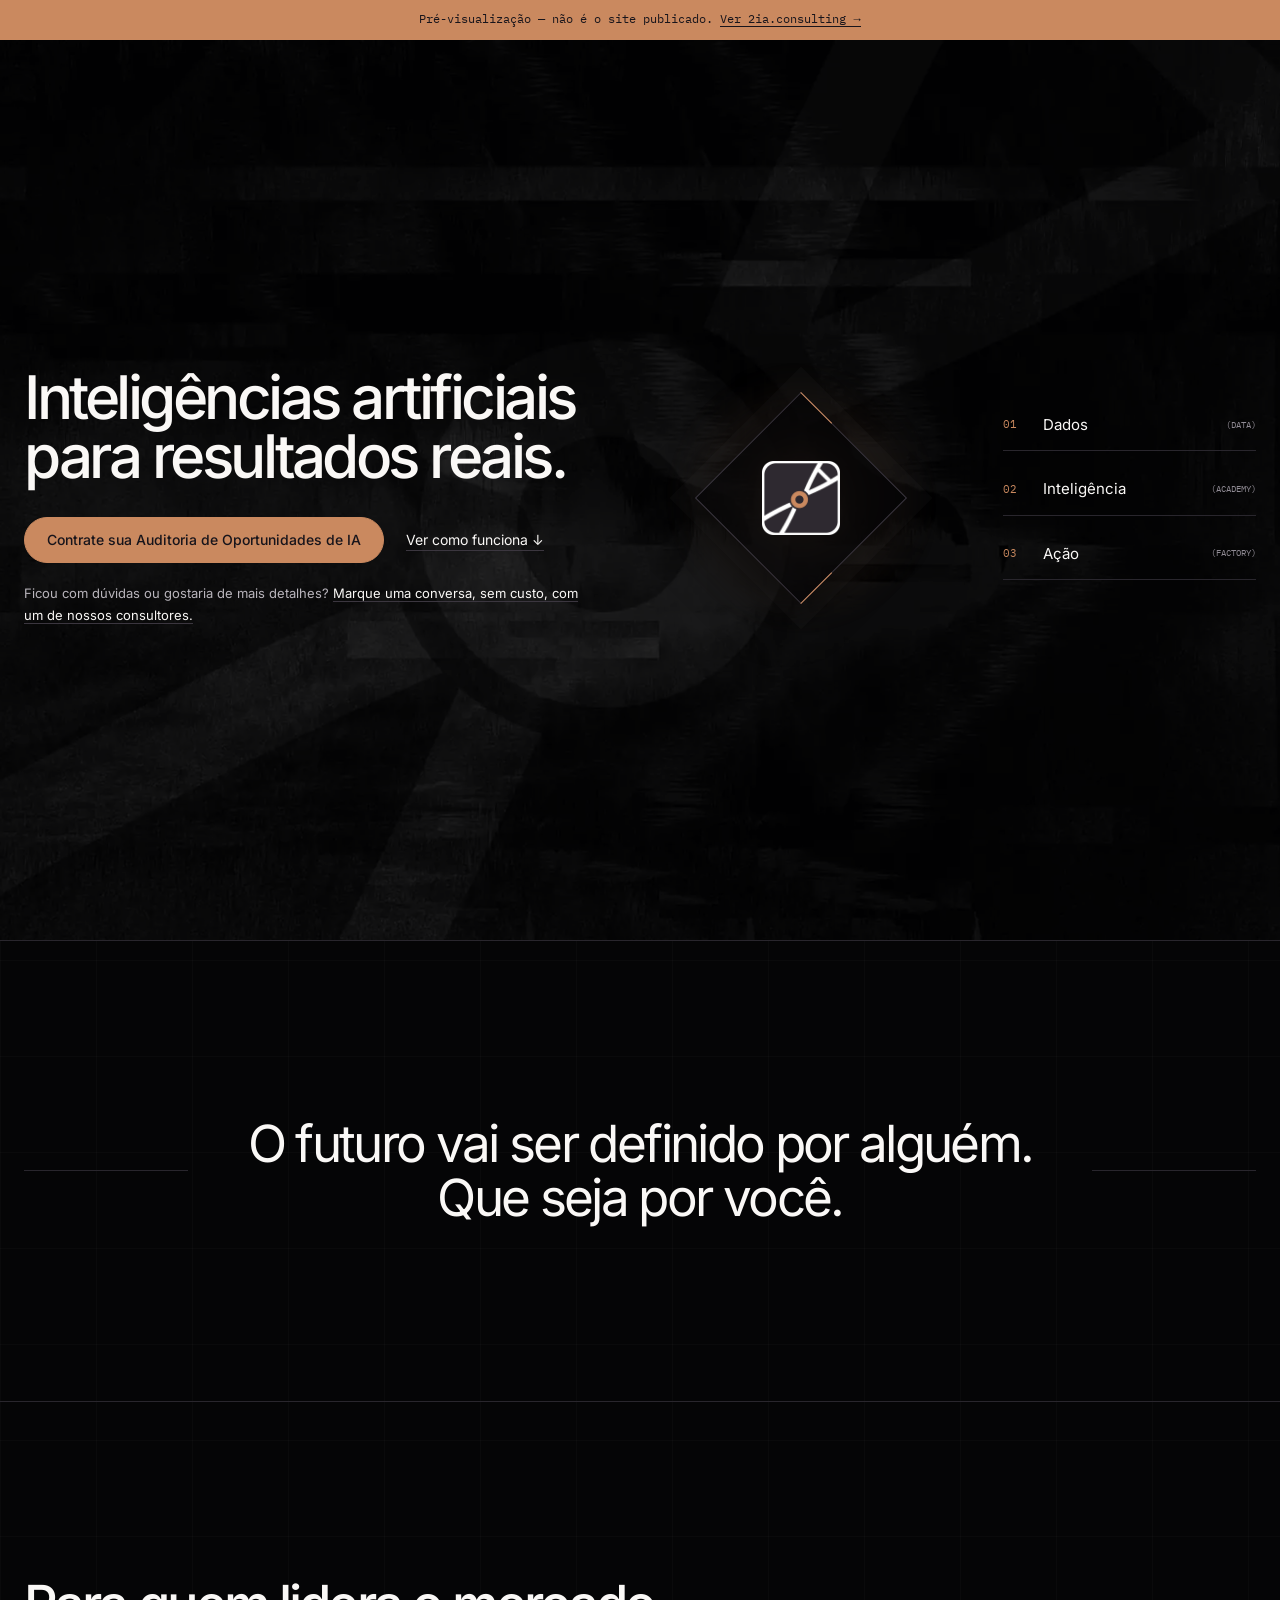
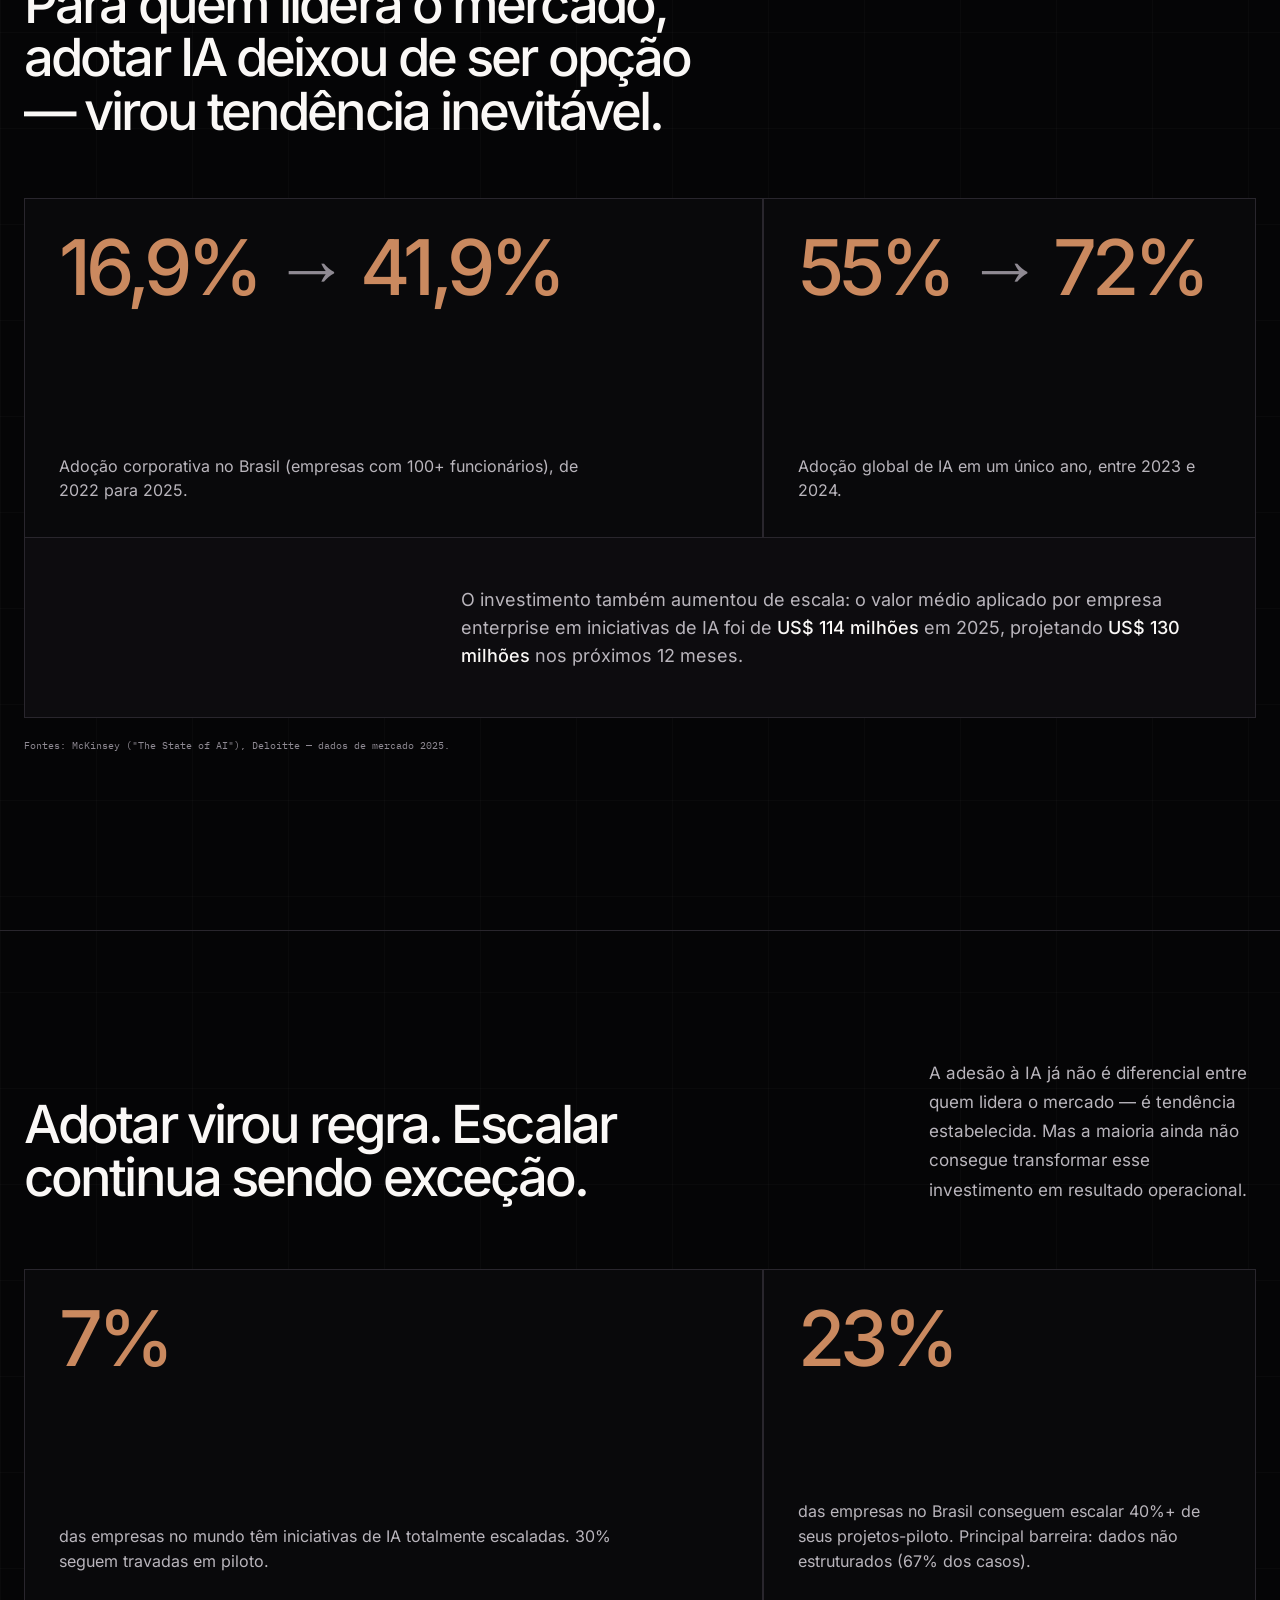
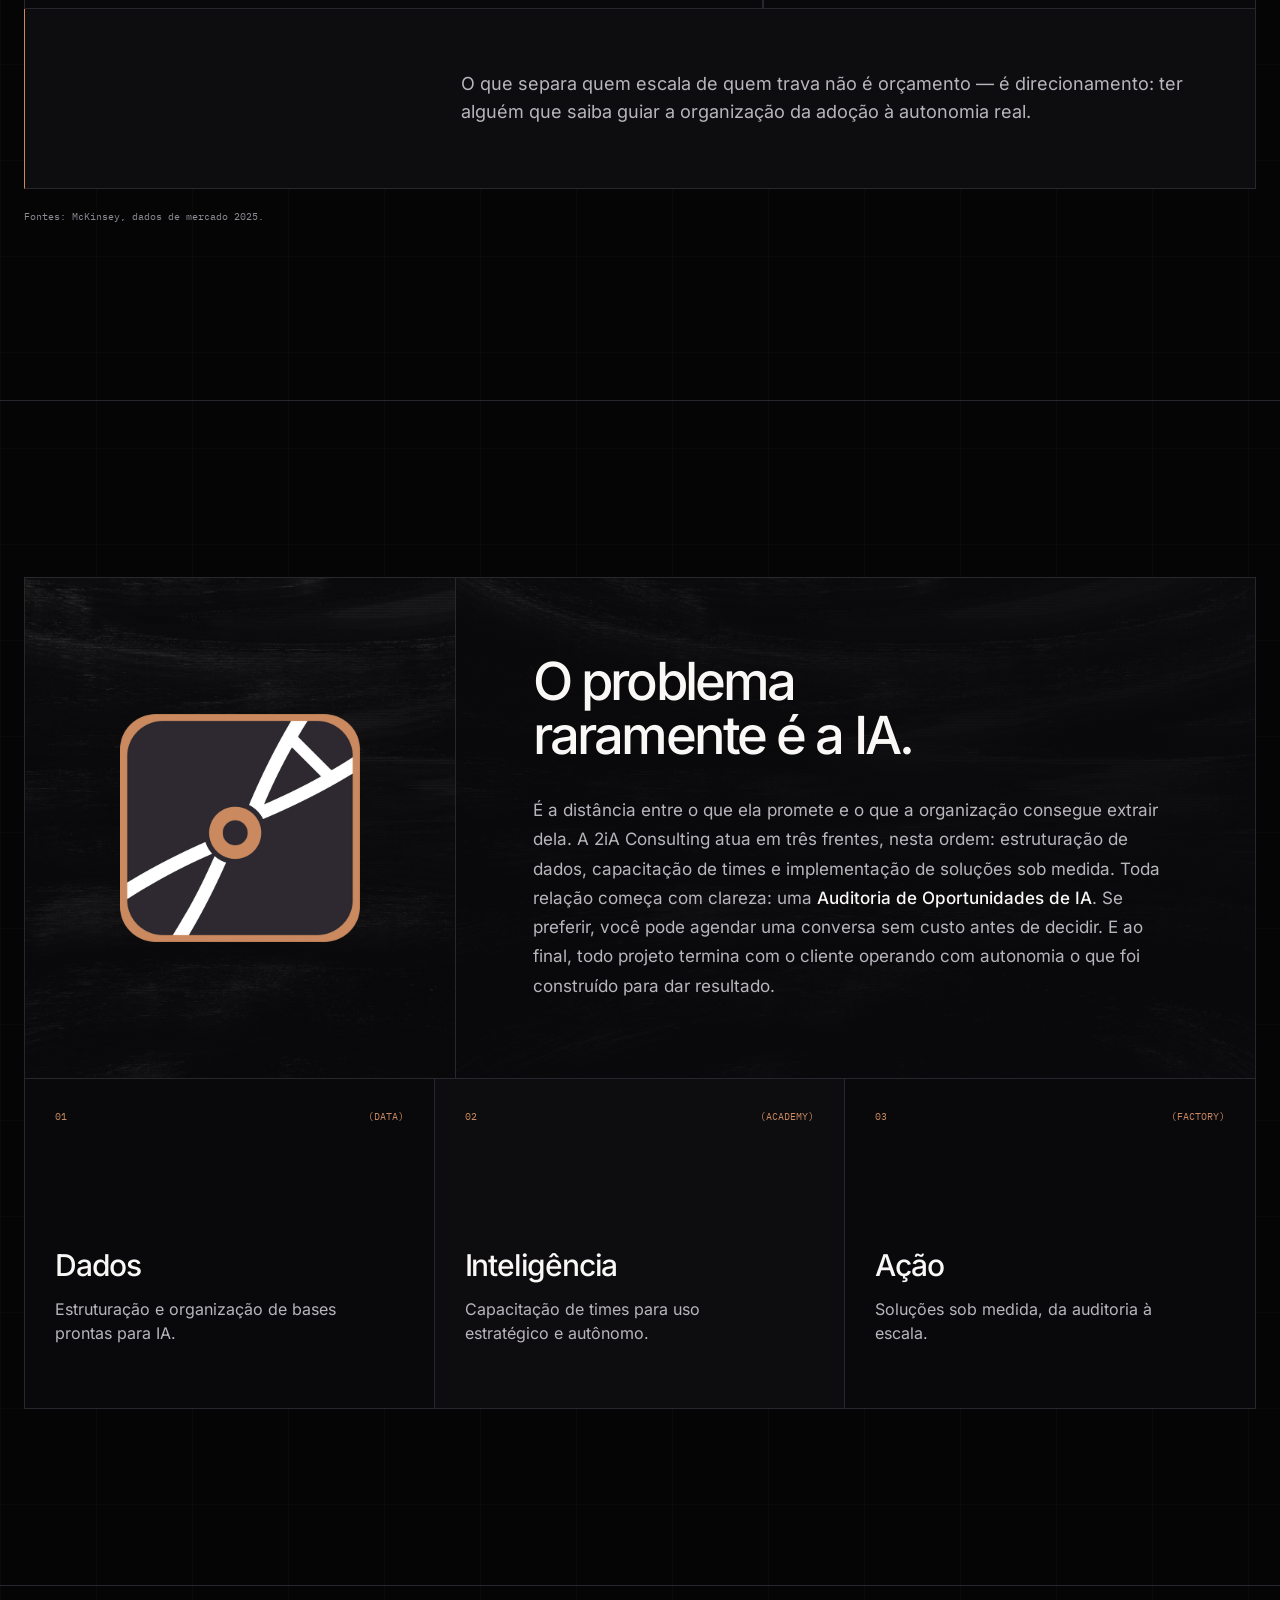
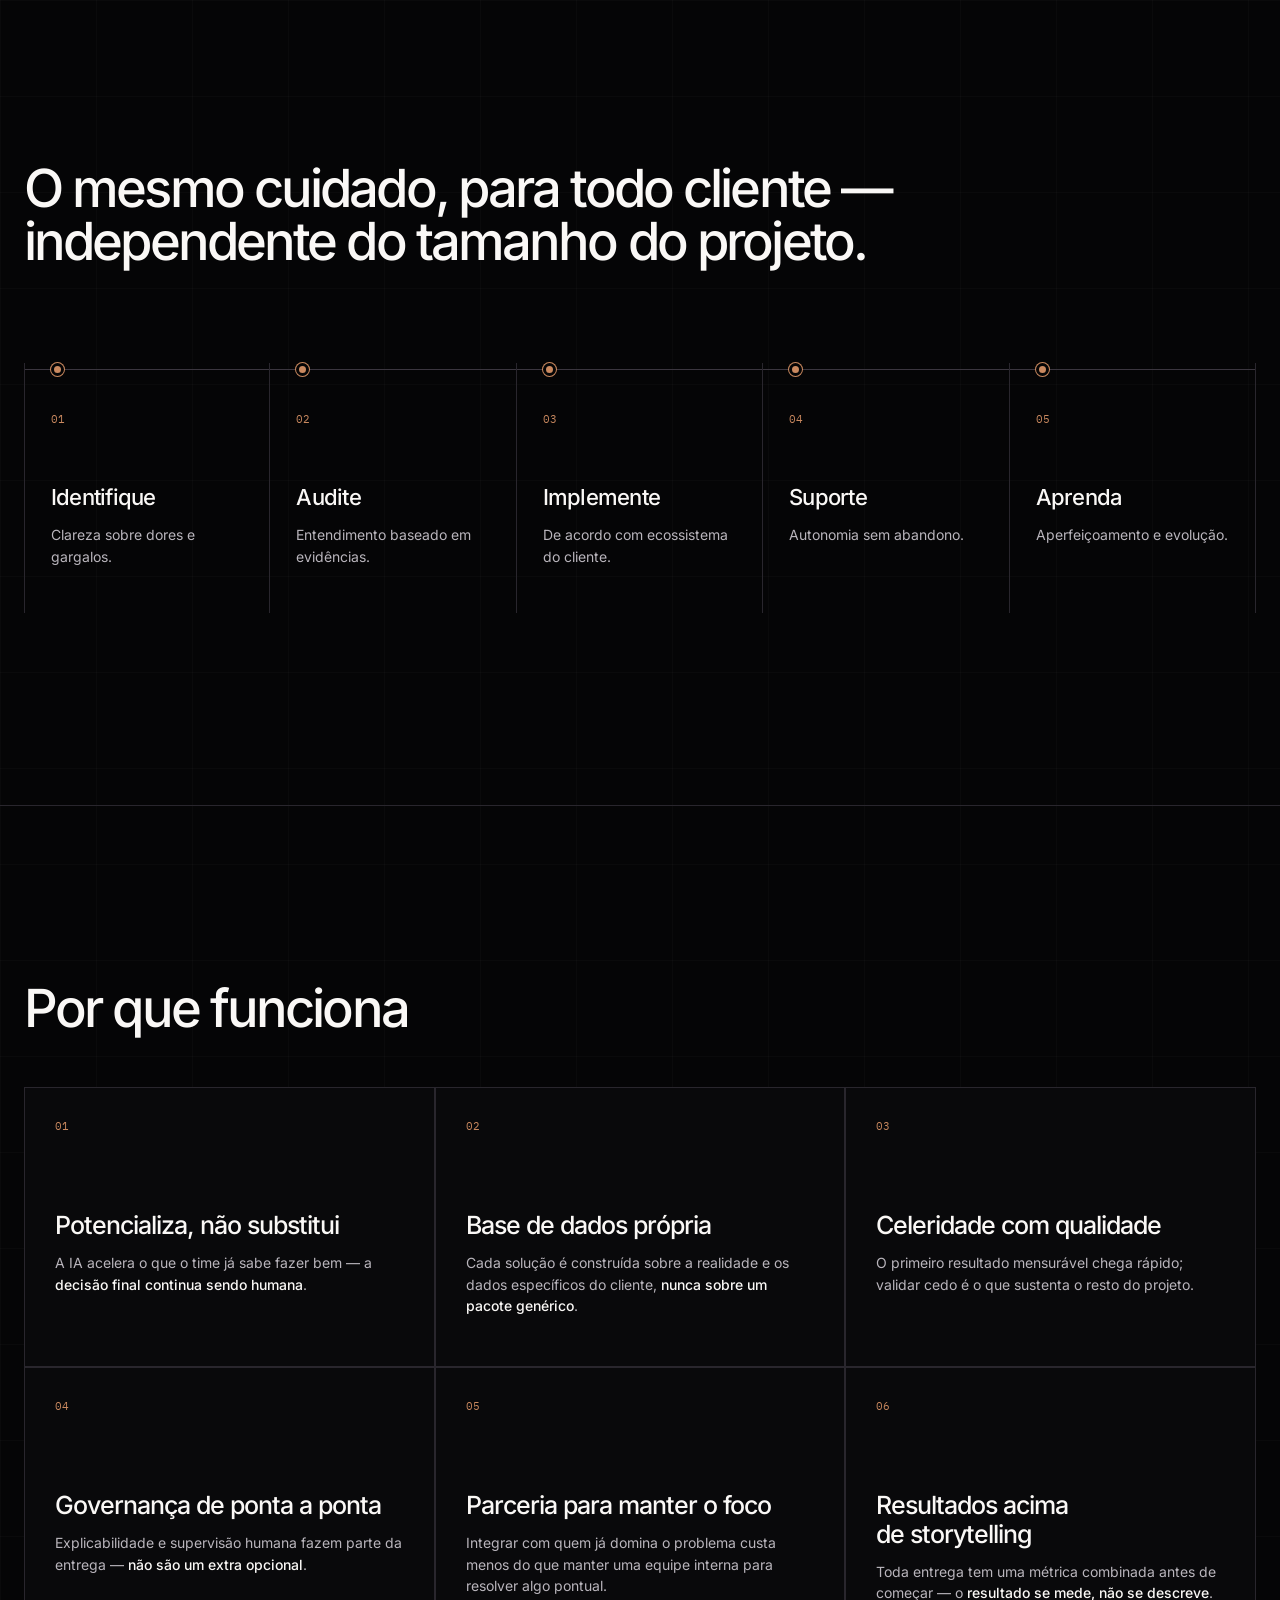
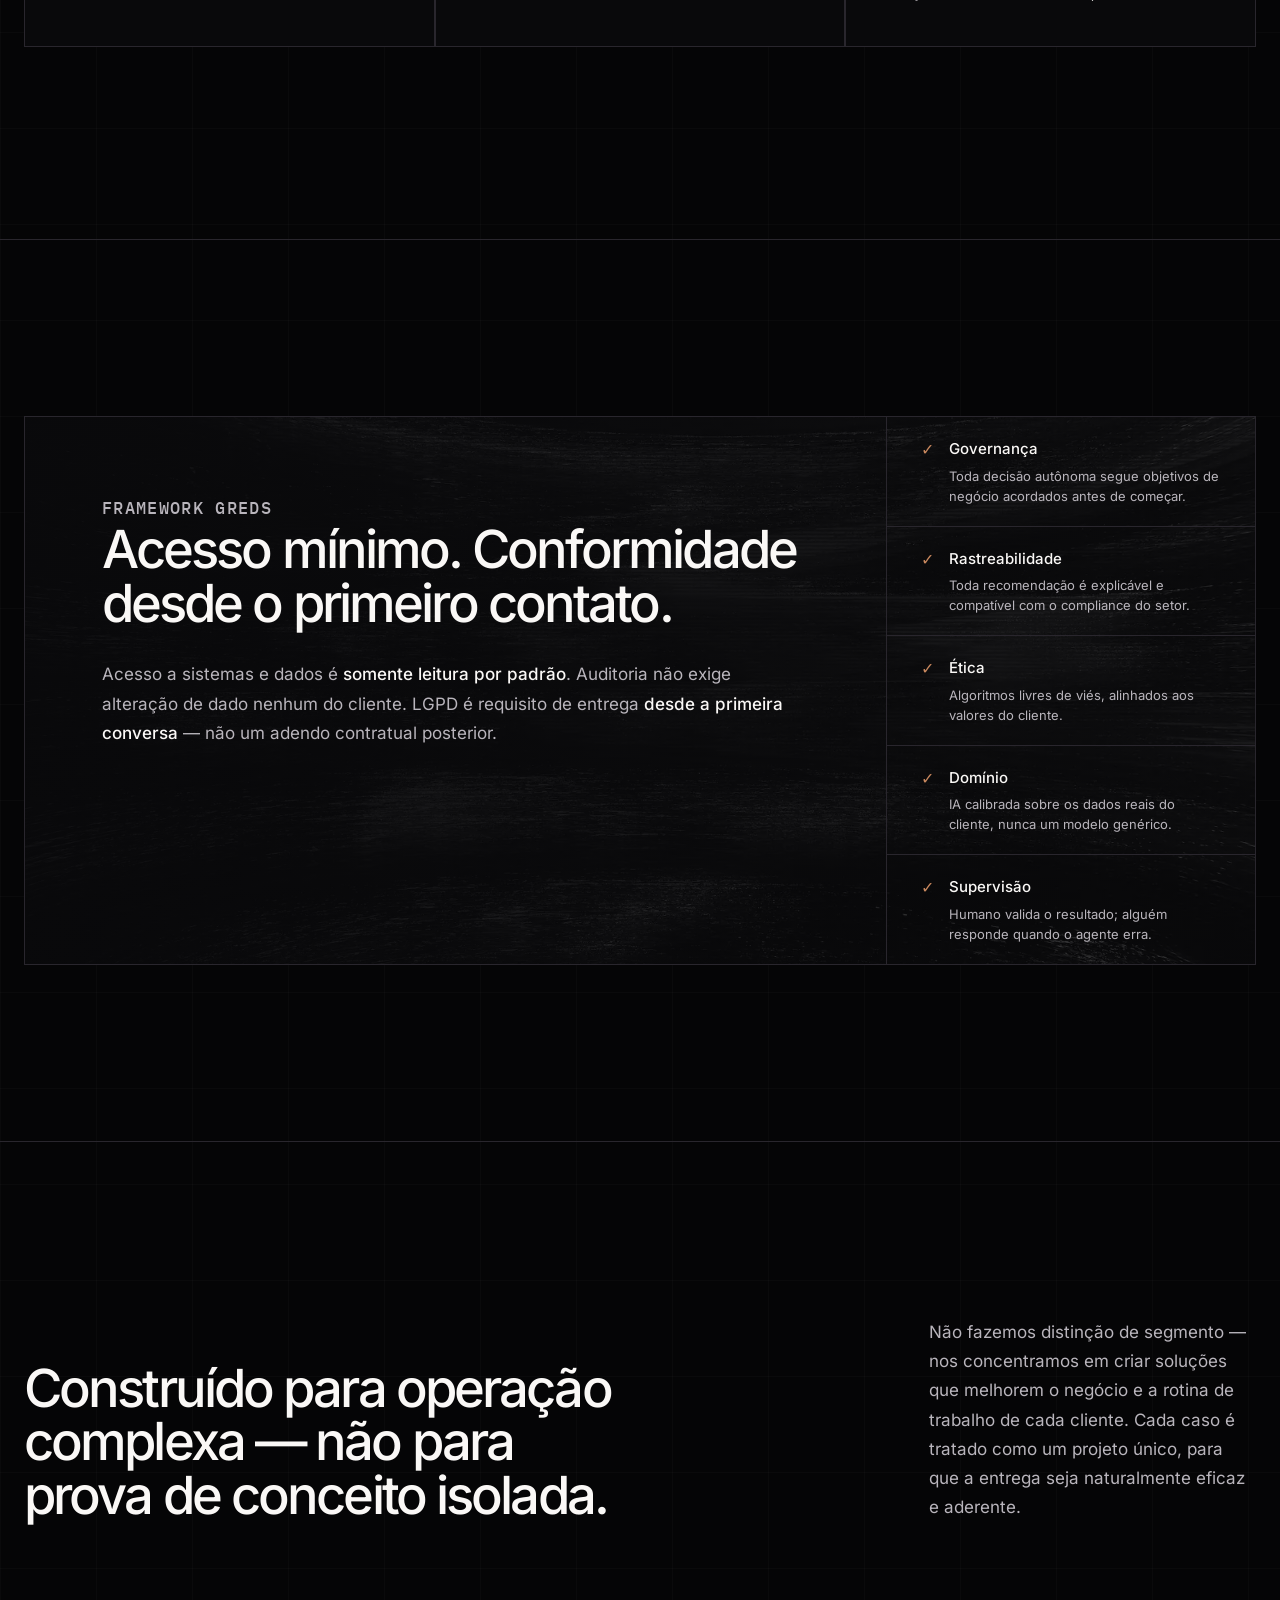
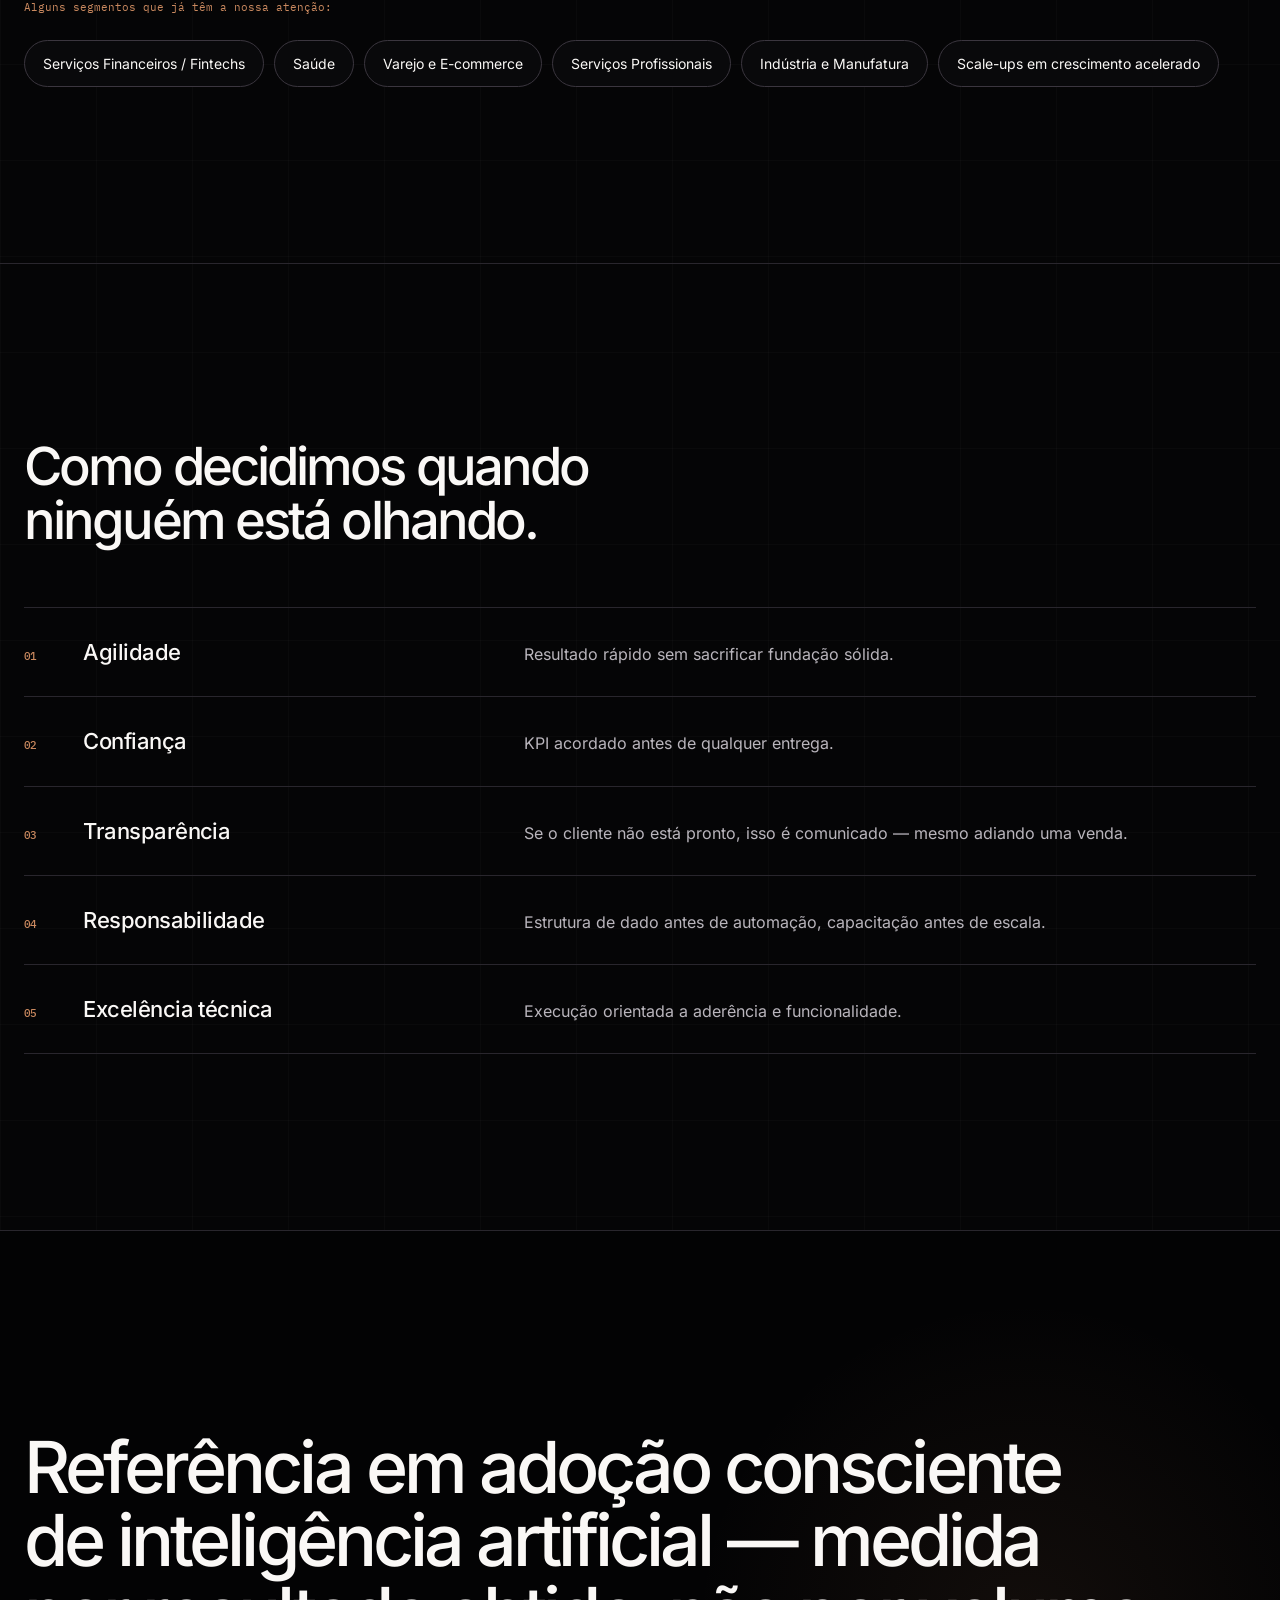
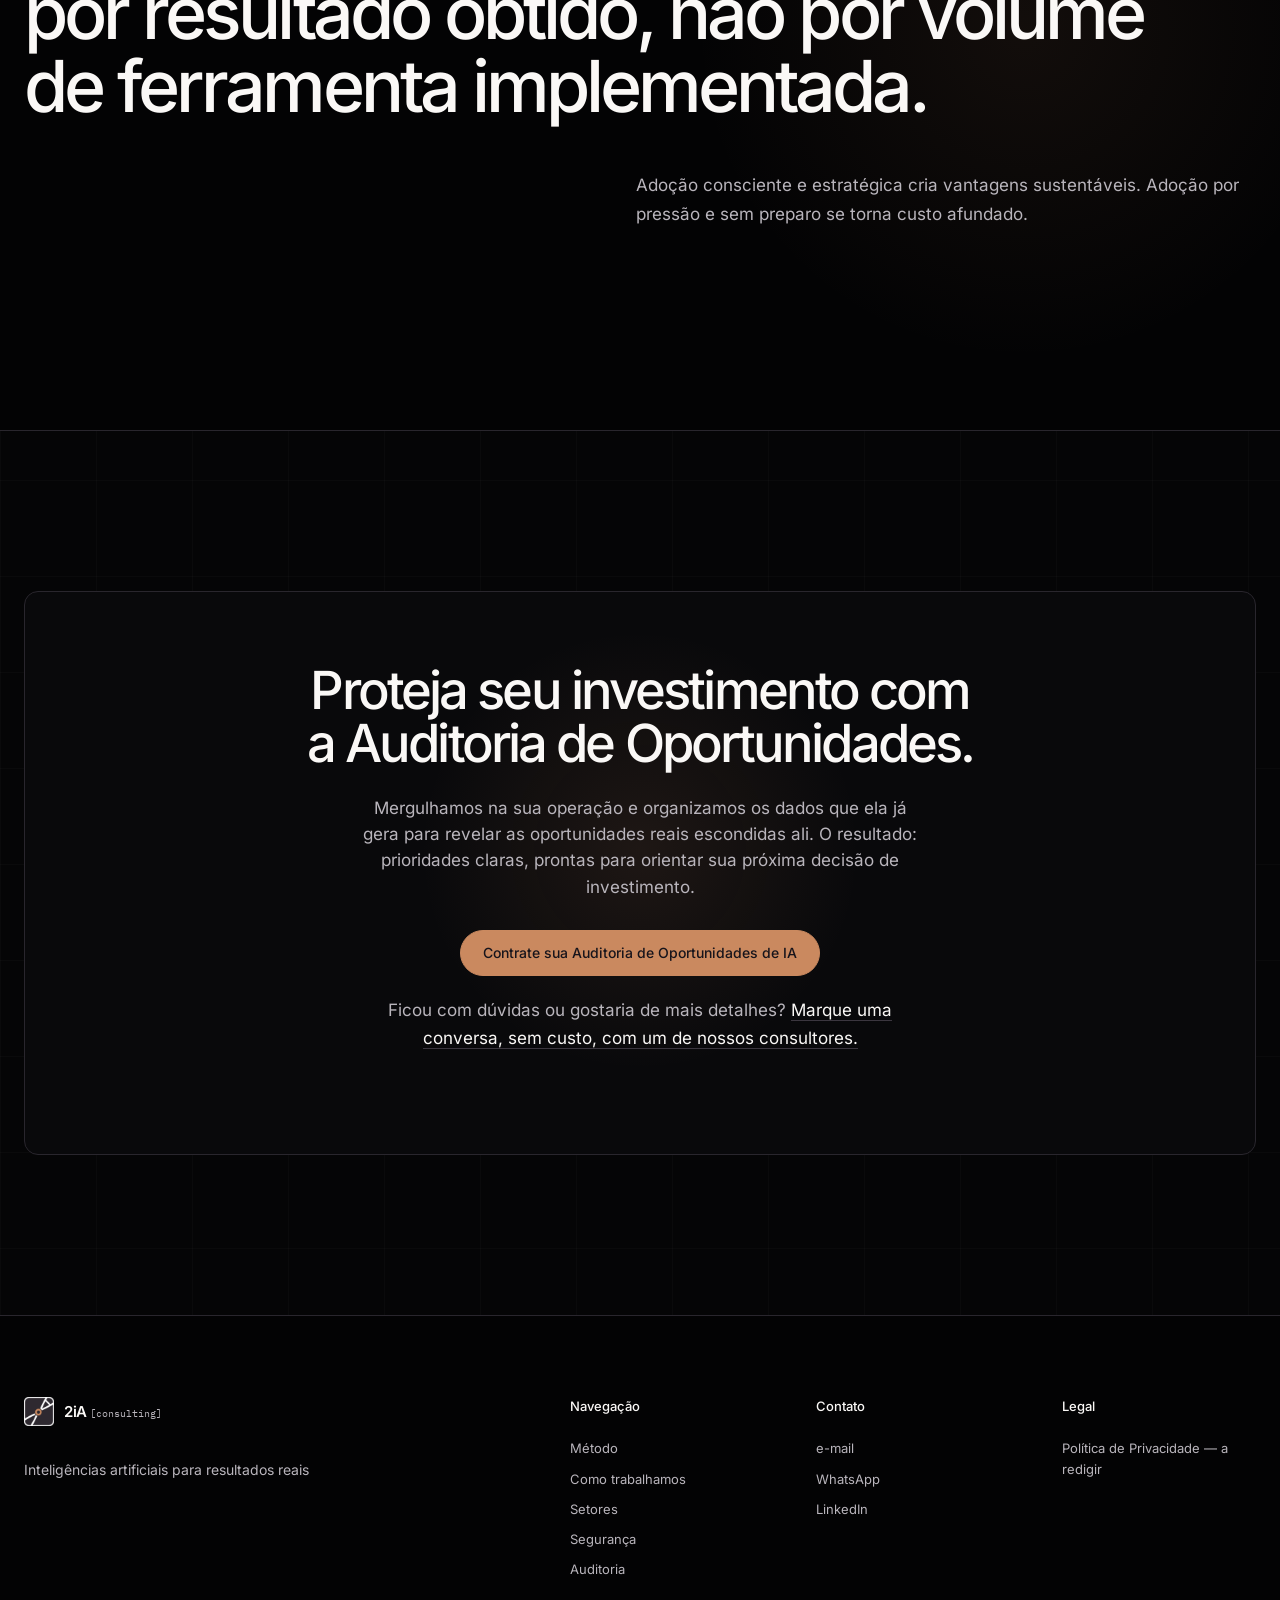
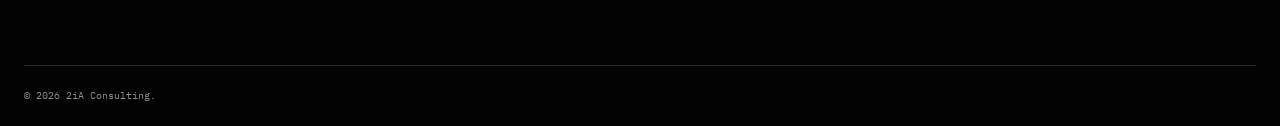
<file: v11/index.html>
<!doctype html>
<html lang="pt-BR">
  <head>
    <meta charset="utf-8" />
    <meta name="viewport" content="width=device-width, initial-scale=1" />
    <meta name="robots" content="noindex, nofollow" />
    <!-- síncrono e no topo: precisa marcar .js antes da 1ª pintura, senão
         o header hidden-by-default (que só existe sob .js) causaria um
         flash de header visível-depois-escondido. Externo (não inline)
         porque o CSP de produção é script-src 'self' — 'self' nunca cobre
         conteúdo inline, só arquivos de mesma origem. -->
    <script src="bootstrap.js"></script>
    <!-- prettier-ignore -->
    <title>2iA Consulting — Inteligências artificiais para resultados reais</title>
    <meta
      name="description"
      content="Consultoria de IA para operação complexa — não para prova de conceito isolada."
    />
    <link rel="stylesheet" href="styles.css" />
  </head>
  <body>
    <p class="preview-flag">
      Pré-visualização — não é o site publicado.
      <a href="https://2ia.consulting">Ver 2ia.consulting →</a>
    </p>
    <header class="site-header">
      <div class="shell header-inner">
        <a class="brand" href="#hero" aria-label="2iA Consulting">
          <img
            src="assets/logo-branca.webp"
            alt="2iA Consulting"
            width="640"
            height="608"
          />
          <span class="brand-name">2iA <small>[consulting]</small></span>
        </a>

        <nav class="header-nav" aria-label="Navegação">
          <div class="header-links">
            <a href="#como-trabalhamos">Como trabalhamos</a>
            <a href="#setores">Setores</a>
          </div>
          <div class="header-actions">
            <a class="header-action header-action--ghost" href="#metodo"
              >Método</a
            >
            <a class="header-action header-action--outline" href="#seguranca"
              >Segurança</a
            >
            <a class="header-action header-action--solid" href="auditoria/"
              >Solicitar Auditoria</a
            >
          </div>
        </nav>
      </div>
    </header>

    <main>
      <section class="hero" id="hero" aria-labelledby="hero-title">
        <div class="hero-texture" aria-hidden="true"></div>
        <div class="shell hero-grid">
          <div class="hero-copy">
            <h1 id="hero-title">
              Inteligências artificiais para resultados reais.
            </h1>
            <div class="hero-actions">
              <a class="button button--primary" href="auditoria/">
                Contrate sua Auditoria de Oportunidades de IA
              </a>
              <a class="text-link" href="#metodo">Ver como funciona ↓</a>
            </div>
            <!-- A conversa gratuita deixou de ser produto nomeado: entra como
                 ação secundária, em texto menor, nunca como botão do mesmo peso
                 do CTA principal. -->
            <p class="cta-aside">
              Ficou com dúvidas ou gostaria de mais detalhes?
              <a href="conversa/"
                >Marque uma conversa, sem custo, com um de nossos
                consultores.</a
              >
            </p>
          </div>

          <div class="hero-signal" aria-hidden="true">
            <span class="signal-halo"></span>
            <span class="signal-frame">
              <img
                src="assets/logo-branca.webp"
                alt=""
                width="640"
                height="608"
              />
            </span>
          </div>

          <ol class="hero-pillars" aria-label="Três frentes">
            <li>
              <span class="mono">01</span>
              <span>Dados</span>
              <small>(DATA)</small>
            </li>
            <li>
              <span class="mono">02</span>
              <span>Inteligência</span>
              <small>(ACADEMY)</small>
            </li>
            <li>
              <span class="mono">03</span>
              <span>Ação</span>
              <small>(FACTORY)</small>
            </li>
          </ol>
        </div>
      </section>

      <section class="manifesto" aria-label="Manifesto">
        <div class="shell manifesto-inner">
          <span class="manifesto-rule" aria-hidden="true"></span>
          <p>O futuro vai ser definido por alguém. Que seja por você.</p>
          <span class="manifesto-rule" aria-hidden="true"></span>
        </div>
      </section>

      <section class="section" id="contexto" aria-labelledby="contexto-title">
        <div class="shell">
          <h2 id="contexto-title">
            Para quem lidera o mercado, adotar IA deixou de ser opção — virou
            tendência inevitável.
          </h2>

          <div class="stats-grid">
            <article class="stat-card stat-card--wide">
              <p class="stat-number">16,9% <span>→</span> 41,9%</p>
              <p>
                Adoção corporativa no Brasil (empresas com 100+ funcionários),
                de 2022 para 2025.
              </p>
            </article>
            <article class="stat-card">
              <p class="stat-number">55% <span>→</span> 72%</p>
              <p>Adoção global de IA em um único ano, entre 2023 e 2024.</p>
            </article>
            <article class="stat-note">
              <p>
                O investimento também aumentou de escala: o valor médio aplicado
                por empresa enterprise em iniciativas de IA foi de
                <strong>US$ 114 milhões</strong> em 2025, projetando
                <strong>US$ 130 milhões</strong> nos próximos 12 meses.
              </p>
            </article>
          </div>
          <p class="source">
            Fontes: McKinsey ("The State of AI"), Deloitte — dados de mercado
            2025.
          </p>
        </div>
      </section>

      <section
        class="section section--compact"
        id="paradoxo"
        aria-labelledby="paradoxo-title"
      >
        <div class="shell">
          <div class="heading-split">
            <h2 id="paradoxo-title">
              Adotar virou regra. Escalar continua sendo exceção.
            </h2>
            <p>
              A adesão à IA já não é diferencial entre quem lidera o mercado — é
              tendência estabelecida. Mas a maioria ainda não consegue
              transformar esse investimento em resultado operacional.
            </p>
          </div>

          <div class="stats-grid stats-grid--paradox">
            <article class="stat-card">
              <p class="stat-number">7%</p>
              <p>
                das empresas no mundo têm iniciativas de IA totalmente
                escaladas. 30% seguem travadas em piloto.
              </p>
            </article>
            <article class="stat-card stat-card--wide">
              <p class="stat-number">23%</p>
              <p>
                das empresas no Brasil conseguem escalar 40%+ de seus
                projetos-piloto. Principal barreira: dados não estruturados (67%
                dos casos).
              </p>
            </article>
            <article class="stat-note stat-note--accent">
              <p>
                O que separa quem escala de quem trava não é orçamento — é
                direcionamento: ter alguém que saiba guiar a organização da
                adoção à autonomia real.
              </p>
            </article>
          </div>
          <p class="source">Fontes: McKinsey, dados de mercado 2025.</p>
        </div>
      </section>

      <section class="section" id="metodo" aria-labelledby="metodo-title">
        <div class="shell">
          <div class="method-intro">
            <article class="brand-plate">
              <img
                src="assets/logo-laranja.webp"
                alt="Marca 2iA Consulting"
                width="640"
                height="608"
              />
            </article>
            <div class="method-copy">
              <h2 id="metodo-title">O problema raramente é a IA.</h2>
              <p>
                É a distância entre o que ela promete e o que a organização
                consegue extrair dela. A 2iA Consulting atua em três frentes,
                nesta ordem: estruturação de dados, capacitação de times e
                implementação de soluções sob medida. Toda relação começa com
                clareza: uma
                <strong>Auditoria de Oportunidades de IA</strong>. Se preferir,
                você pode agendar uma conversa sem custo antes de decidir. E ao
                final, todo projeto termina com o cliente operando com autonomia
                o que foi construído para dar resultado.
              </p>
            </div>
          </div>

          <div class="method-grid">
            <article class="method-card">
              <div class="card-topline">
                <span>01</span>
                <span>(DATA)</span>
              </div>
              <h3>Dados</h3>
              <p>Estruturação e organização de bases prontas para IA.</p>
            </article>
            <article class="method-card method-card--raised">
              <div class="card-topline">
                <span>02</span>
                <span>(ACADEMY)</span>
              </div>
              <h3>Inteligência</h3>
              <p>Capacitação de times para uso estratégico e autônomo.</p>
            </article>
            <article class="method-card">
              <div class="card-topline">
                <span>03</span>
                <span>(FACTORY)</span>
              </div>
              <h3>Ação</h3>
              <p>Soluções sob medida, da auditoria à escala.</p>
            </article>
          </div>
        </div>
      </section>

      <section
        class="section"
        id="como-trabalhamos"
        aria-labelledby="como-title"
      >
        <div class="shell">
          <h2 id="como-title">
            O mesmo cuidado, para todo cliente — independente do tamanho do
            projeto.
          </h2>

          <ol class="timeline">
            <li>
              <span class="timeline-dot" aria-hidden="true"></span>
              <span class="timeline-number">01</span>
              <h3>Identifique</h3>
              <p>Clareza sobre dores e gargalos.</p>
            </li>
            <li>
              <span class="timeline-dot" aria-hidden="true"></span>
              <span class="timeline-number">02</span>
              <h3>Audite</h3>
              <p>Entendimento baseado em evidências.</p>
            </li>
            <li>
              <span class="timeline-dot" aria-hidden="true"></span>
              <span class="timeline-number">03</span>
              <h3>Implemente</h3>
              <p>De acordo com ecossistema do cliente.</p>
            </li>
            <li>
              <span class="timeline-dot" aria-hidden="true"></span>
              <span class="timeline-number">04</span>
              <h3>Suporte</h3>
              <p>Autonomia sem abandono.</p>
            </li>
            <li>
              <span class="timeline-dot" aria-hidden="true"></span>
              <span class="timeline-number">05</span>
              <h3>Aprenda</h3>
              <p>Aperfeiçoamento e evolução.</p>
            </li>
          </ol>
        </div>
      </section>

      <section
        class="section"
        id="por-que-funciona"
        aria-labelledby="funciona-title"
      >
        <div class="shell">
          <h2 class="section-name" id="funciona-title">Por que funciona</h2>

          <!-- Seis blocos em grid de 3 colunas: com 6 cartões a distribuição
               fecha em duas linhas cheias, então nenhum precisa dos modificadores
               de tamanho que equilibravam a versão de 5. -->
          <ol class="bento-grid bento-grid--six">
            <li class="bento-card">
              <span>01</span>
              <h3>Potencializa, não substitui</h3>
              <p>
                A IA acelera o que o time já sabe fazer bem — a
                <strong>decisão final continua sendo humana</strong>.
              </p>
            </li>
            <li class="bento-card">
              <span>02</span>
              <h3>Base de dados própria</h3>
              <p>
                Cada solução é construída sobre a realidade e os dados
                específicos do cliente,
                <strong>nunca sobre um pacote genérico</strong>.
              </p>
            </li>
            <li class="bento-card">
              <span>03</span>
              <h3>Celeridade com qualidade</h3>
              <p>
                O primeiro resultado mensurável chega rápido; validar cedo é o
                que sustenta o resto do projeto.
              </p>
            </li>
            <li class="bento-card">
              <span>04</span>
              <h3>Governança de ponta a ponta</h3>
              <p>
                Explicabilidade e supervisão humana fazem parte da entrega —
                <strong>não são um extra opcional</strong>.
              </p>
            </li>
            <li class="bento-card">
              <span>05</span>
              <h3>Parceria para manter o foco</h3>
              <p>
                Integrar com quem já domina o problema custa menos do que manter
                uma equipe interna para resolver algo pontual.
              </p>
            </li>
            <li class="bento-card">
              <span>06</span>
              <h3>Resultados acima de storytelling</h3>
              <p>
                Toda entrega tem uma métrica combinada antes de começar — o
                <strong>resultado se mede, não se descreve</strong>.
              </p>
            </li>
          </ol>
        </div>
      </section>

      <section class="section" id="seguranca" aria-labelledby="seguranca-title">
        <div class="shell">
          <!-- O id `seguranca` não pode mudar: a /auditoria/ aponta para
               ../#seguranca e o rodapé das três páginas também. -->
          <div class="security-panel">
            <div>
              <p class="section-label section-label--plain">Framework GREDS</p>
              <h2 id="seguranca-title">
                Acesso mínimo. Conformidade desde o primeiro contato.
              </h2>
              <p>
                Acesso a sistemas e dados é
                <strong>somente leitura por padrão</strong>. Auditoria não exige
                alteração de dado nenhum do cliente. LGPD é requisito de entrega
                <strong>desde a primeira conversa</strong> — não um adendo
                contratual posterior.
              </p>
            </div>
            <!-- Ordem G-R-E-D-S, a do próprio acrônimo. O documento lista os
                 cinco em outra ordem, mas exibi-los fora da sigla que dá nome
                 ao framework confundiria quem lê a sigla primeiro. -->
            <dl class="check-list check-list--greds">
              <div>
                <dt>Governança</dt>
                <dd>
                  Toda decisão autônoma segue objetivos de negócio acordados
                  antes de começar.
                </dd>
              </div>
              <div>
                <dt>Rastreabilidade</dt>
                <dd>
                  Toda recomendação é explicável e compatível com o compliance
                  do setor.
                </dd>
              </div>
              <div>
                <dt>Ética</dt>
                <dd>
                  Algoritmos livres de viés, alinhados aos valores do cliente.
                </dd>
              </div>
              <div>
                <dt>Domínio</dt>
                <dd>
                  IA calibrada sobre os dados reais do cliente, nunca um modelo
                  genérico.
                </dd>
              </div>
              <div>
                <dt>Supervisão</dt>
                <dd>
                  Humano valida o resultado; alguém responde quando o agente
                  erra.
                </dd>
              </div>
            </dl>
          </div>
        </div>
      </section>

      <section class="section" id="setores" aria-labelledby="setores-title">
        <div class="shell">
          <div class="heading-split">
            <h2 id="setores-title">
              Construído para operação complexa — não para prova de conceito
              isolada.
            </h2>
            <p>
              Não fazemos distinção de segmento — nos concentramos em criar
              soluções que melhorem o negócio e a rotina de trabalho de cada
              cliente. Cada caso é tratado como um projeto único, para que a
              entrega seja naturalmente eficaz e aderente.
            </p>
          </div>

          <p class="list-callout">
            Alguns segmentos que já têm a nossa atenção:
          </p>
          <ul class="pill-list">
            <li>Serviços Financeiros / Fintechs</li>
            <li>Saúde</li>
            <li>Varejo e E-commerce</li>
            <li>Serviços Profissionais</li>
            <li>Indústria e Manufatura</li>
            <li>Scale-ups em crescimento acelerado</li>
          </ul>
        </div>
      </section>

      <section
        class="section"
        id="principios"
        aria-labelledby="principios-title"
      >
        <div class="shell">
          <h2 id="principios-title">
            Como decidimos quando ninguém está olhando.
          </h2>

          <dl class="principles">
            <div>
              <dt><span>01</span> Agilidade</dt>
              <dd>Resultado rápido sem sacrificar fundação sólida.</dd>
            </div>
            <div>
              <dt><span>02</span> Confiança</dt>
              <dd>KPI acordado antes de qualquer entrega.</dd>
            </div>
            <div>
              <dt><span>03</span> Transparência</dt>
              <dd>
                Se o cliente não está pronto, isso é comunicado — mesmo adiando
                uma venda.
              </dd>
            </div>
            <div>
              <dt><span>04</span> Responsabilidade</dt>
              <dd>
                Estrutura de dado antes de automação, capacitação antes de
                escala.
              </dd>
            </div>
            <div>
              <dt><span>05</span> Excelência técnica</dt>
              <dd>Execução orientada a aderência e funcionalidade.</dd>
            </div>
          </dl>
        </div>
      </section>

      <section class="vision" id="visao" aria-labelledby="visao-title">
        <div class="shell vision-inner">
          <h2 id="visao-title">
            Referência em adoção consciente de inteligência artificial — medida
            por resultado obtido, não por volume de ferramenta implementada.
          </h2>
          <p>
            Adoção consciente e estratégica cria vantagens sustentáveis. Adoção
            por pressão e sem preparo se torna custo afundado.
          </p>
        </div>
      </section>

      <section class="final-cta" aria-labelledby="final-cta-title">
        <div class="shell">
          <div class="final-cta-panel">
            <h2 id="final-cta-title">
              Proteja seu investimento com a Auditoria de Oportunidades.
            </h2>
            <p>
              Mergulhamos na sua operação e organizamos os dados que ela já gera
              para revelar as oportunidades reais escondidas ali. O resultado:
              prioridades claras, prontas para orientar sua próxima decisão de
              investimento.
            </p>
            <a class="button button--primary" href="auditoria/">
              Contrate sua Auditoria de Oportunidades de IA
            </a>
            <p class="cta-aside">
              Ficou com dúvidas ou gostaria de mais detalhes?
              <a href="conversa/"
                >Marque uma conversa, sem custo, com um de nossos
                consultores.</a
              >
            </p>
          </div>
        </div>
      </section>
    </main>

    <footer class="site-footer">
      <div class="shell footer-grid">
        <div class="footer-brand">
          <a class="brand" href="#hero" aria-label="2iA Consulting">
            <img
              src="assets/logo-branca.webp"
              alt="2iA Consulting"
              width="640"
              height="608"
            />
            <span class="brand-name">2iA <small>[consulting]</small></span>
          </a>
          <p>Inteligências artificiais para resultados reais</p>
        </div>

        <div>
          <h2>Navegação</h2>
          <a href="#metodo">Método</a>
          <a href="#como-trabalhamos">Como trabalhamos</a>
          <a href="#setores">Setores</a>
          <a href="#seguranca">Segurança</a>
          <a href="auditoria/">Auditoria</a>
        </div>
        <div>
          <h2>Contato</h2>
          <a href="#">e-mail</a>
          <a href="#">WhatsApp</a>
          <a href="#">LinkedIn</a>
        </div>
        <div>
          <h2>Legal</h2>
          <a href="#">Política de Privacidade — a redigir</a>
        </div>
      </div>
      <div class="shell footer-bottom">© 2026 2iA Consulting.</div>
    </footer>
    <script src="main.js" defer></script>
  </body>
</html>
</file>
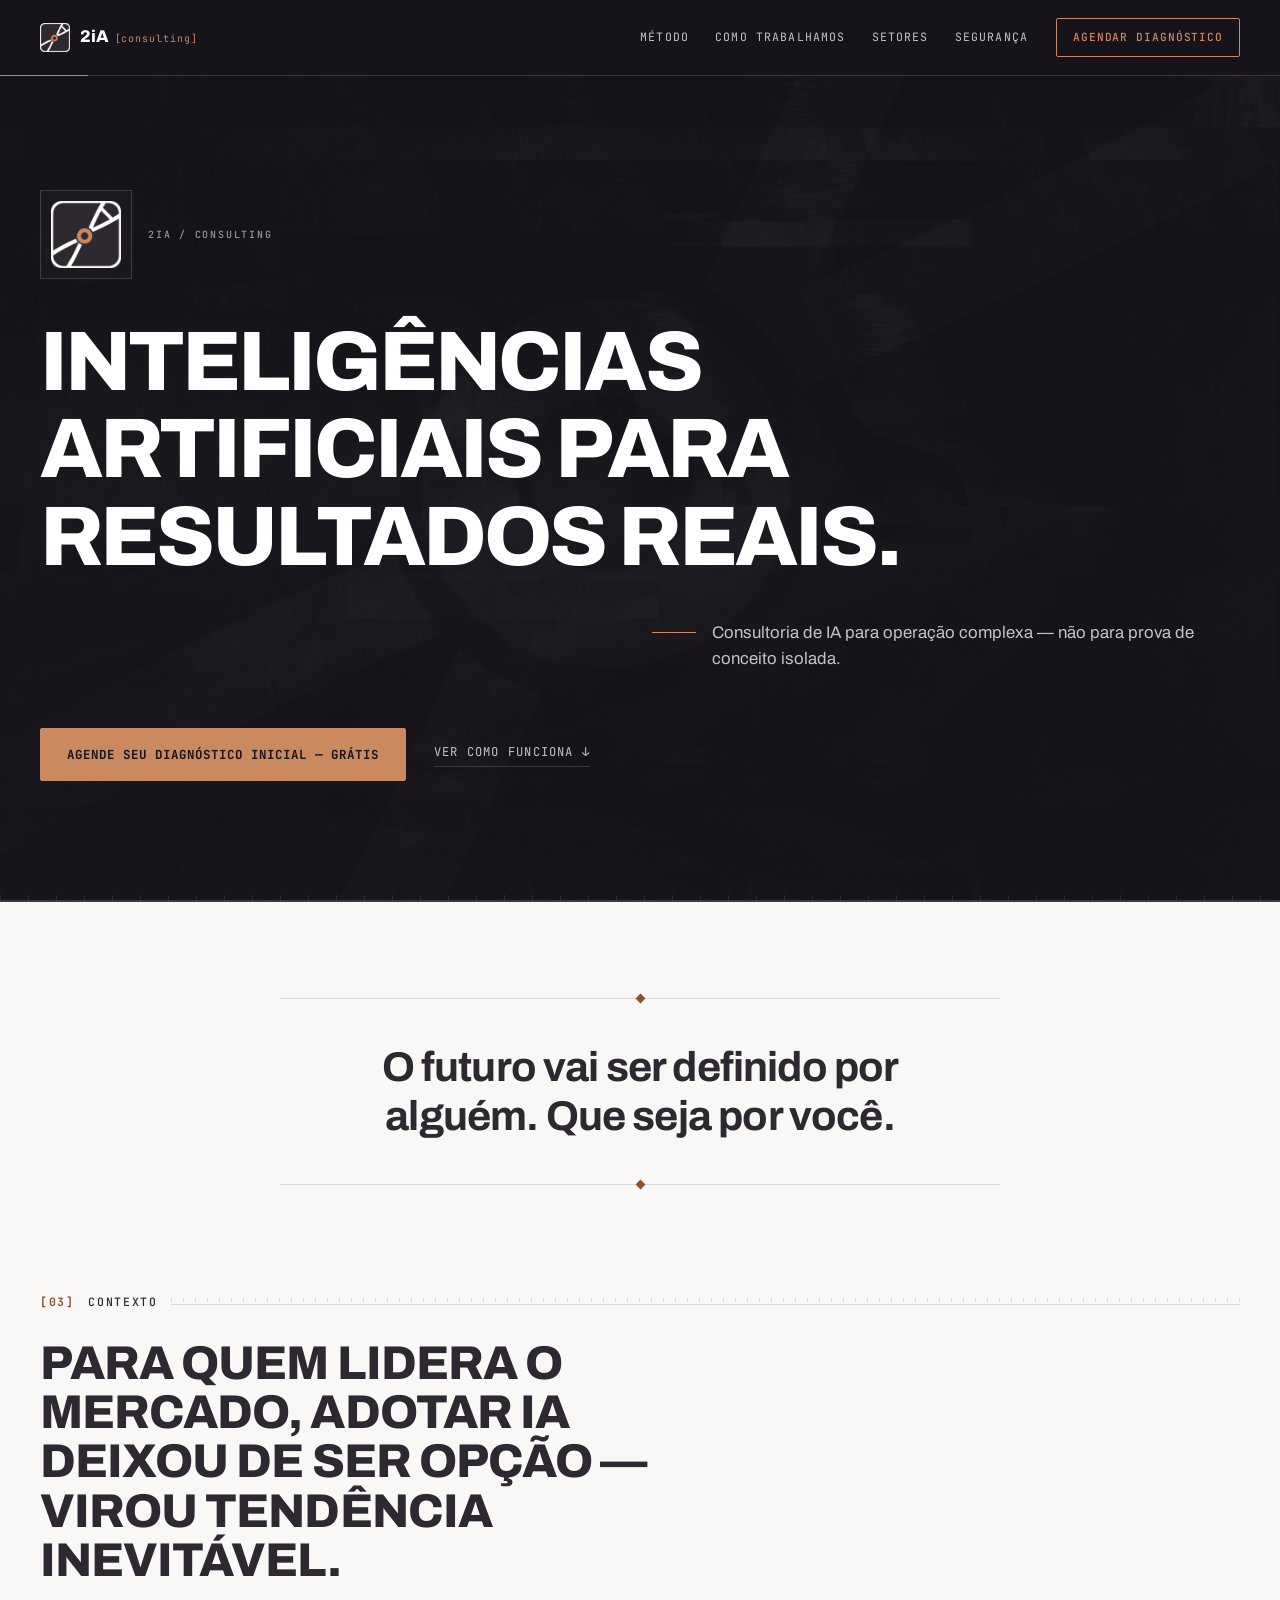
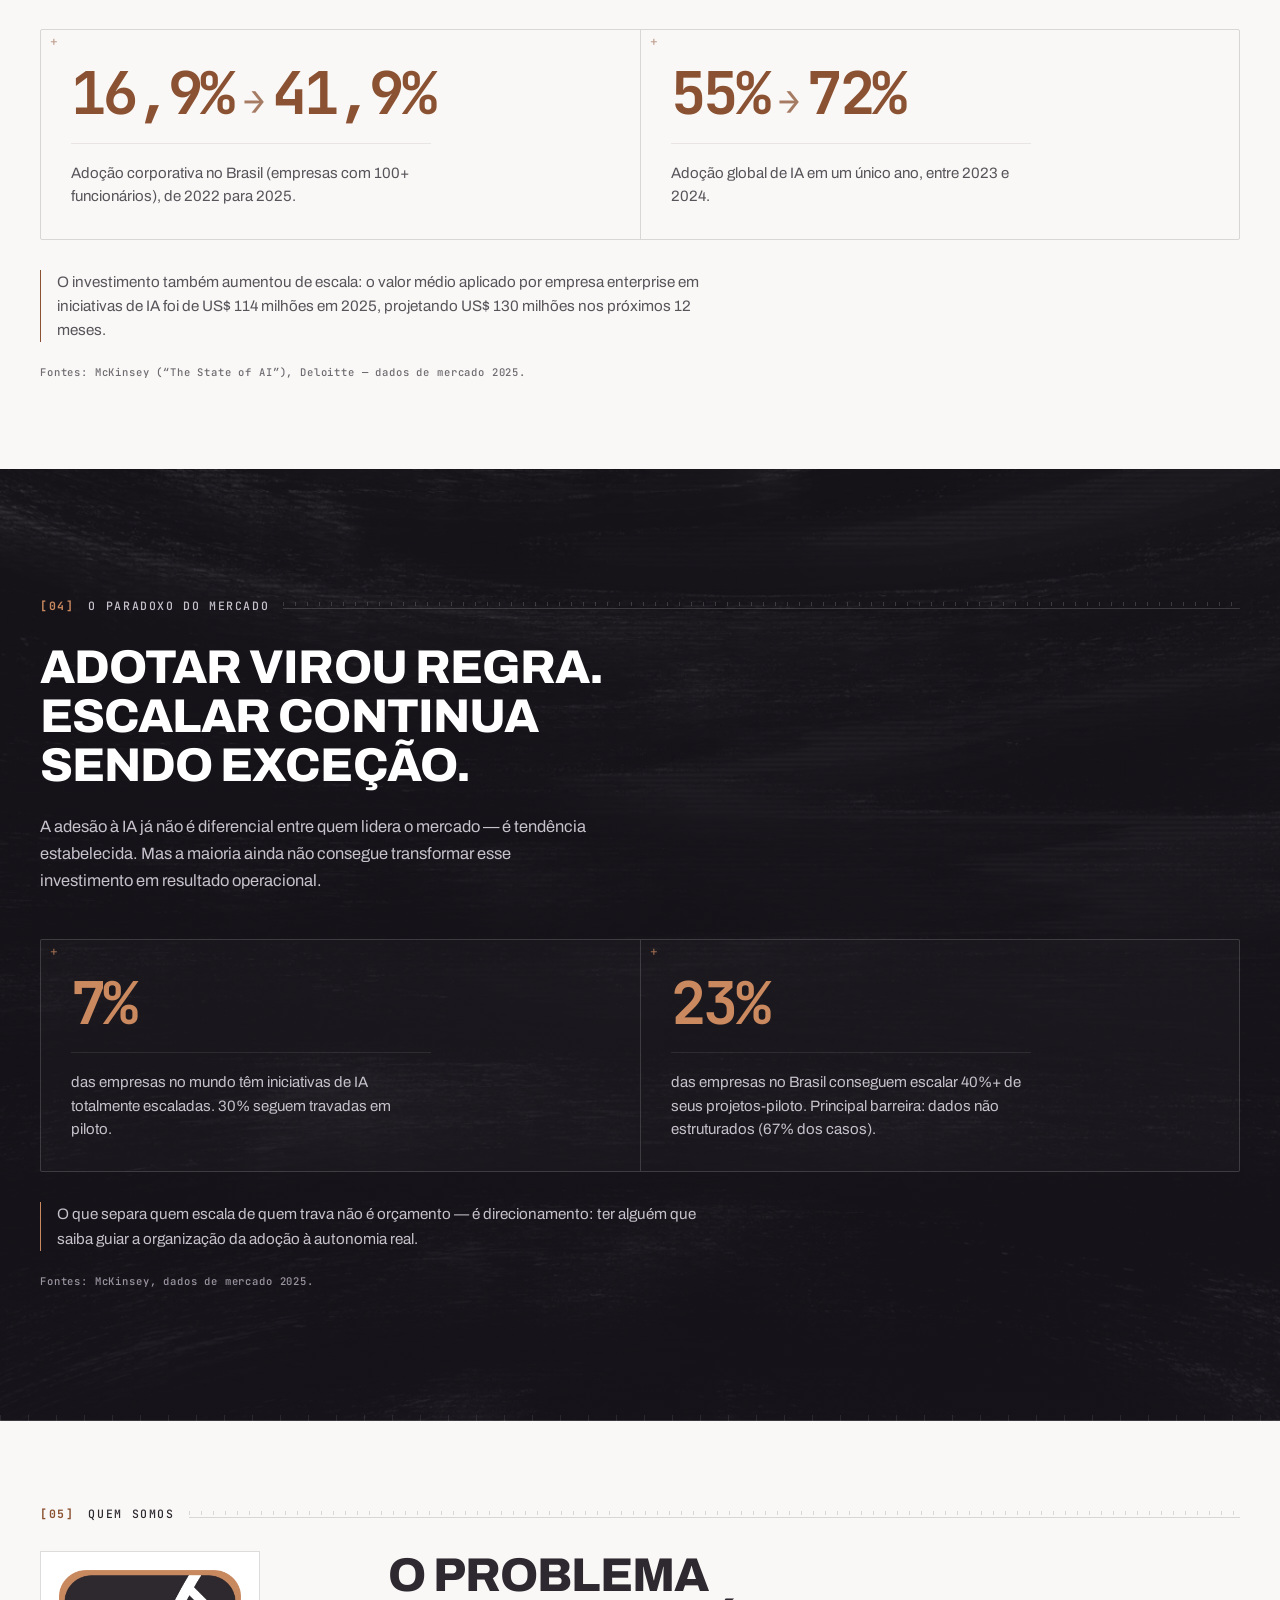
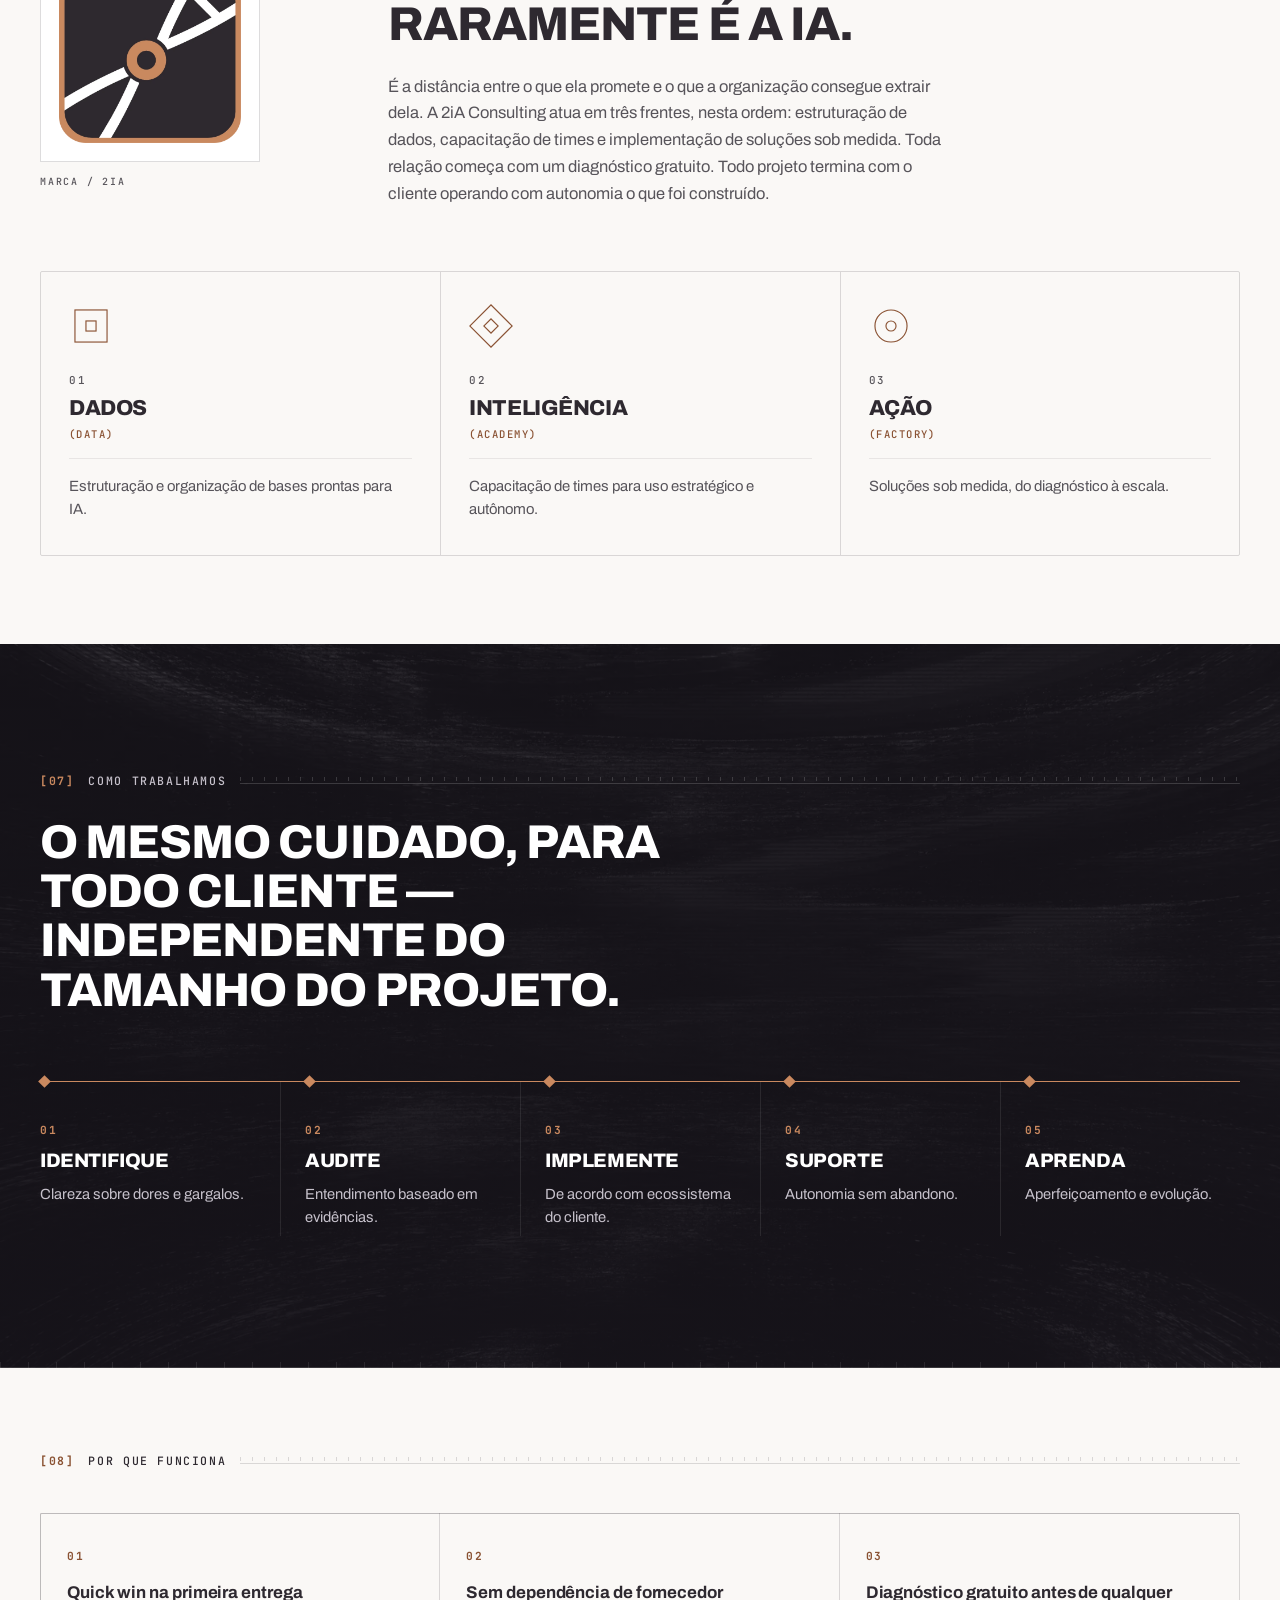
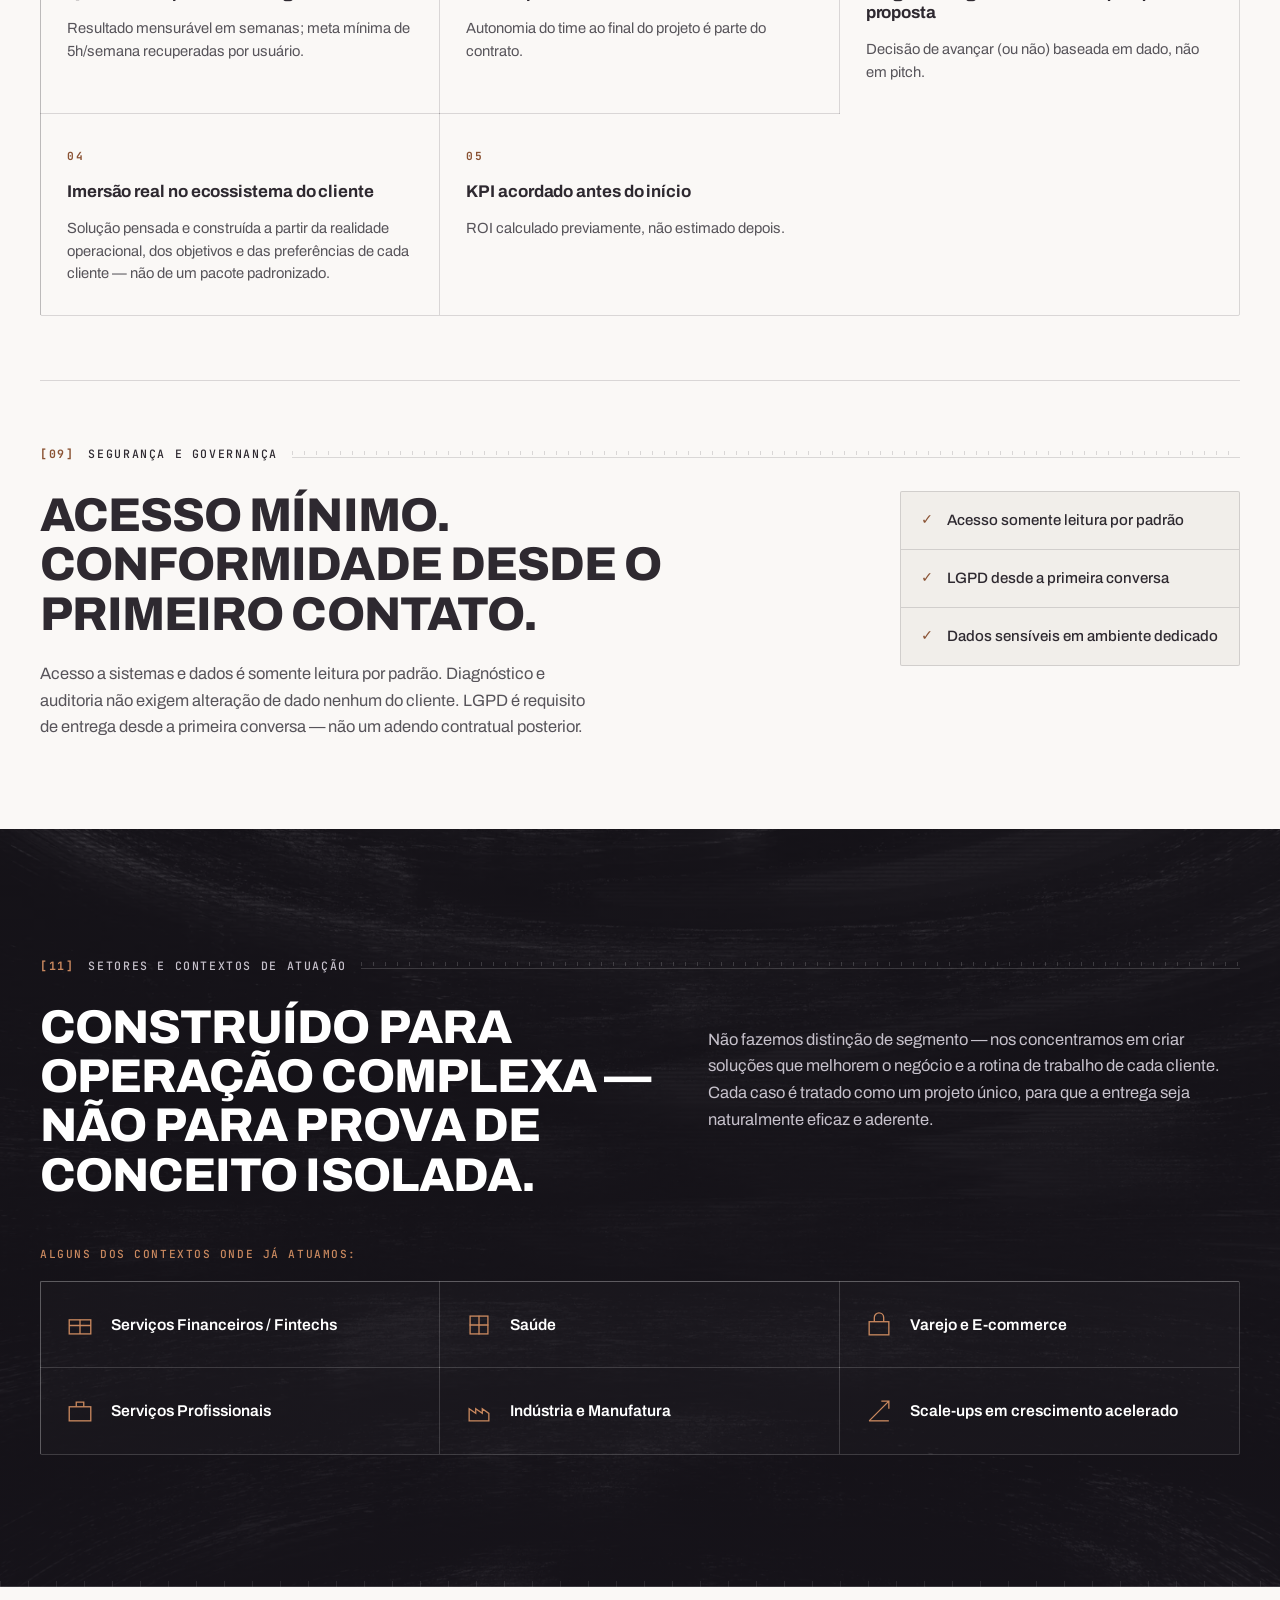
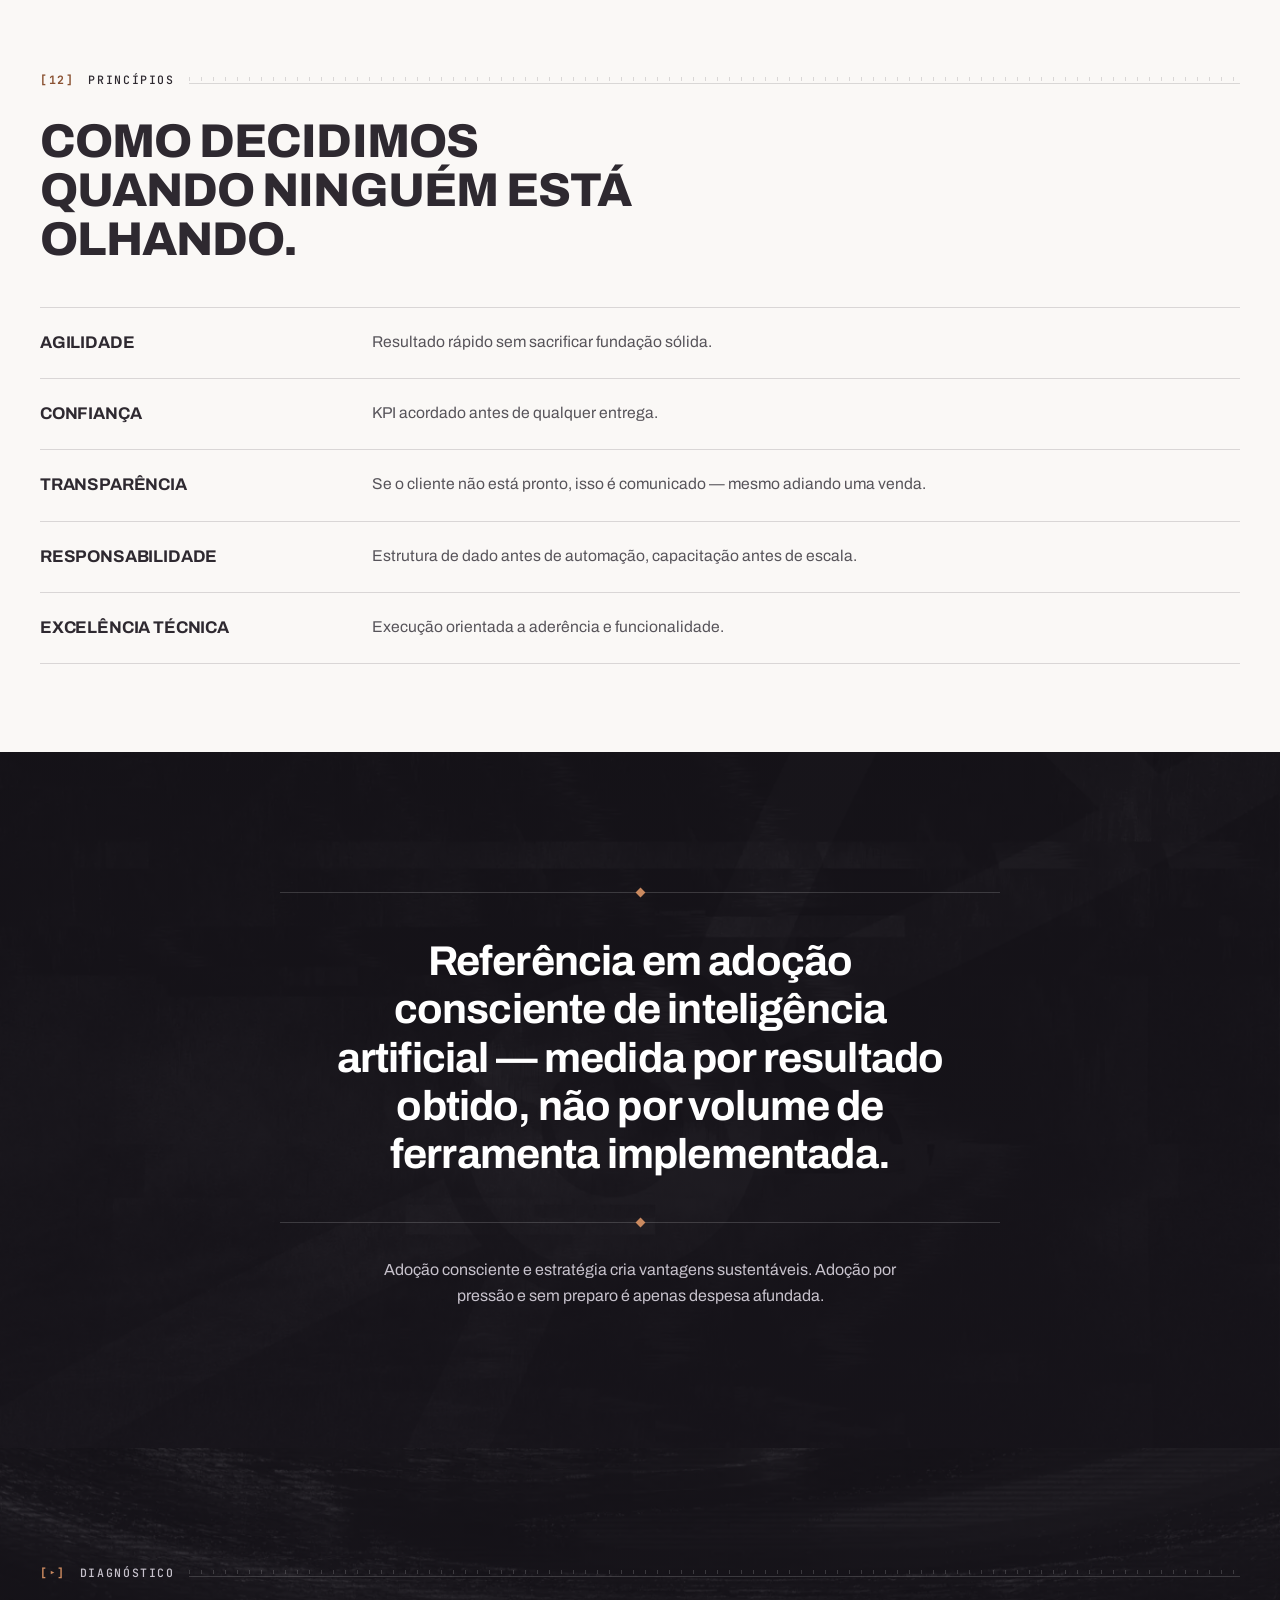
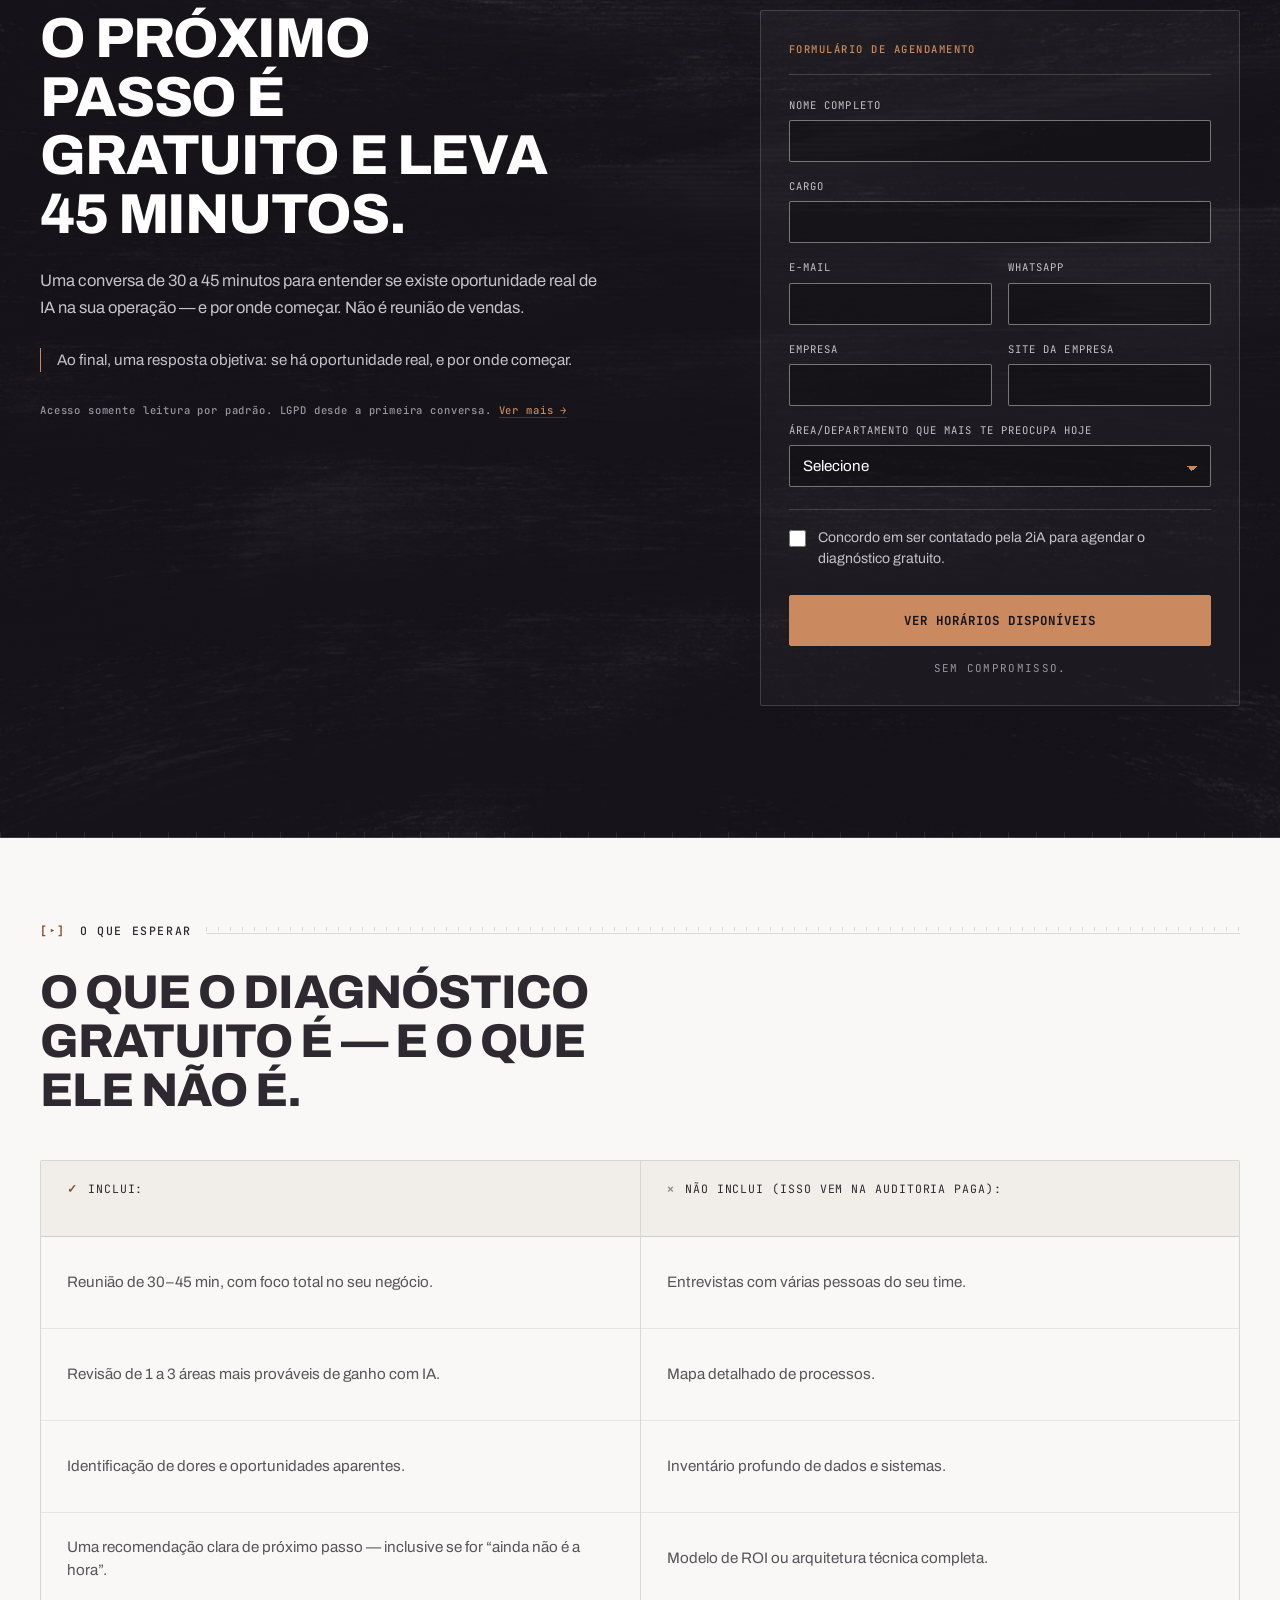
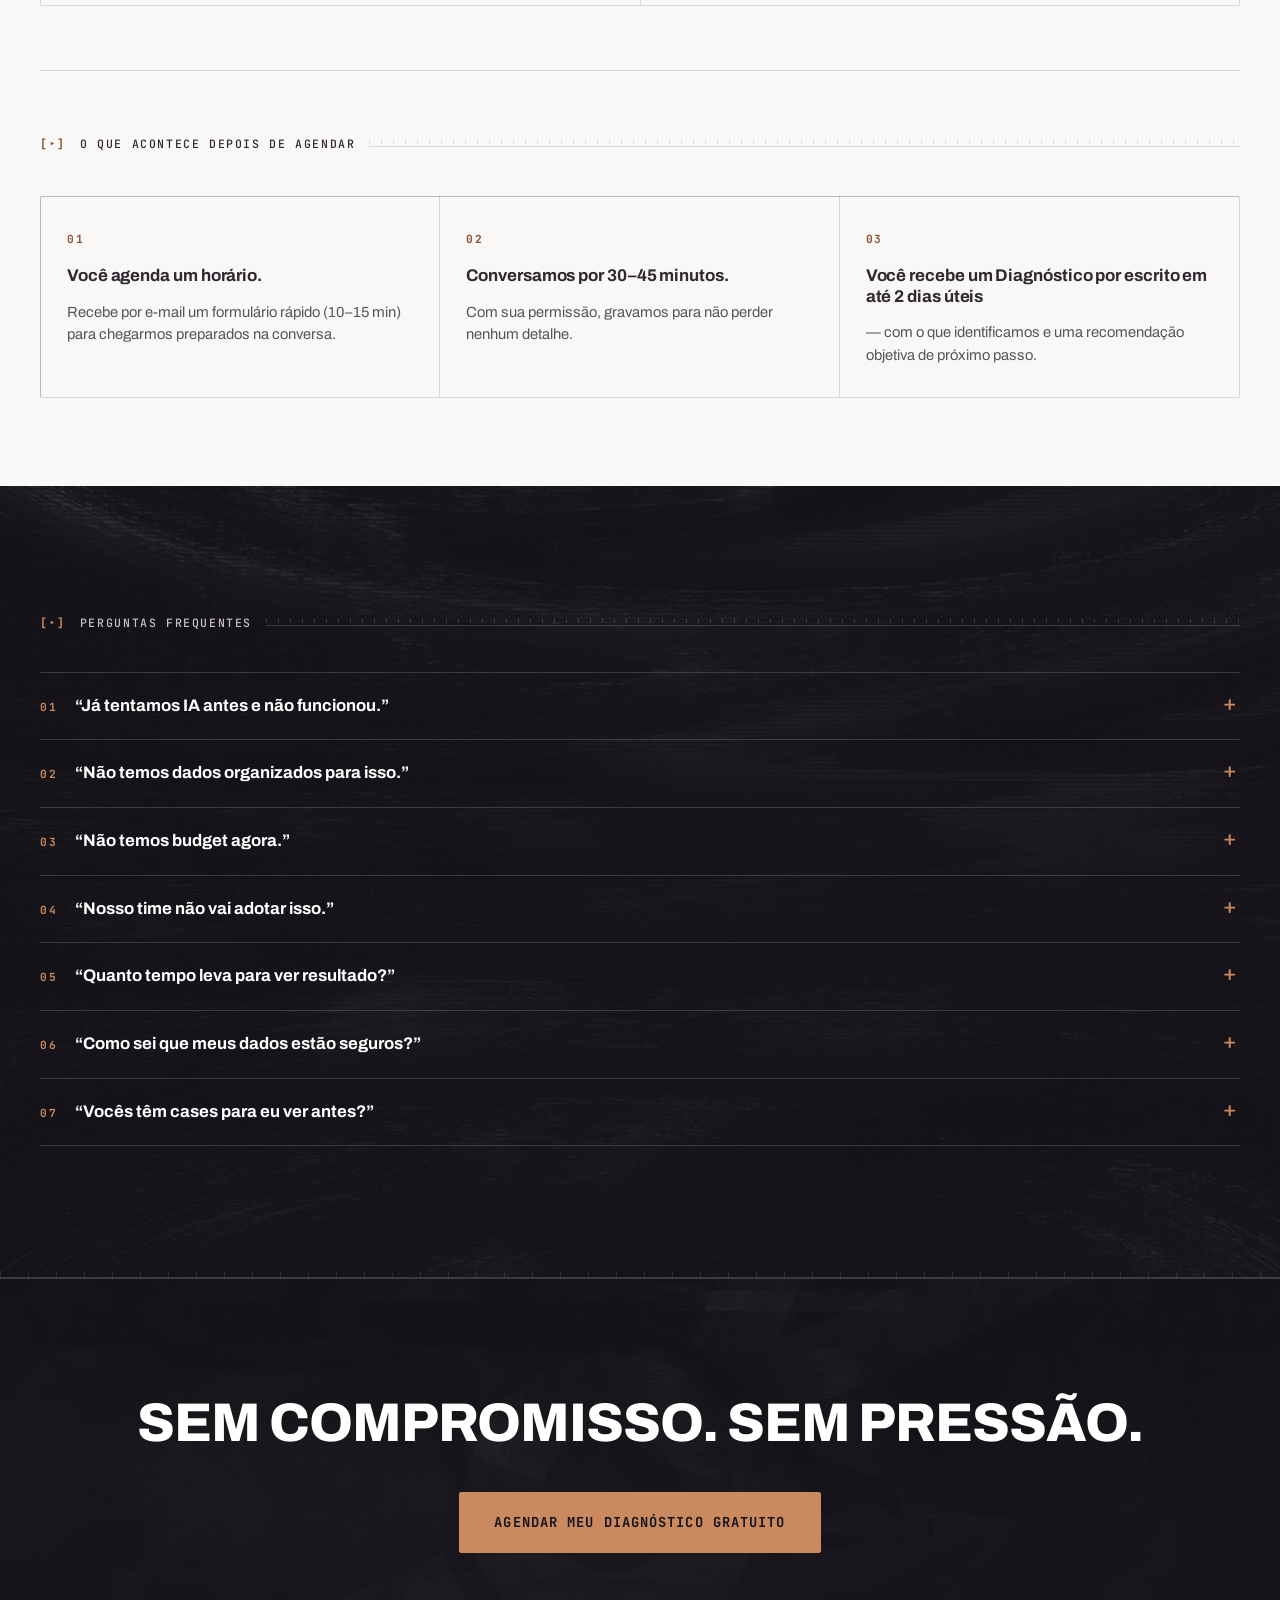
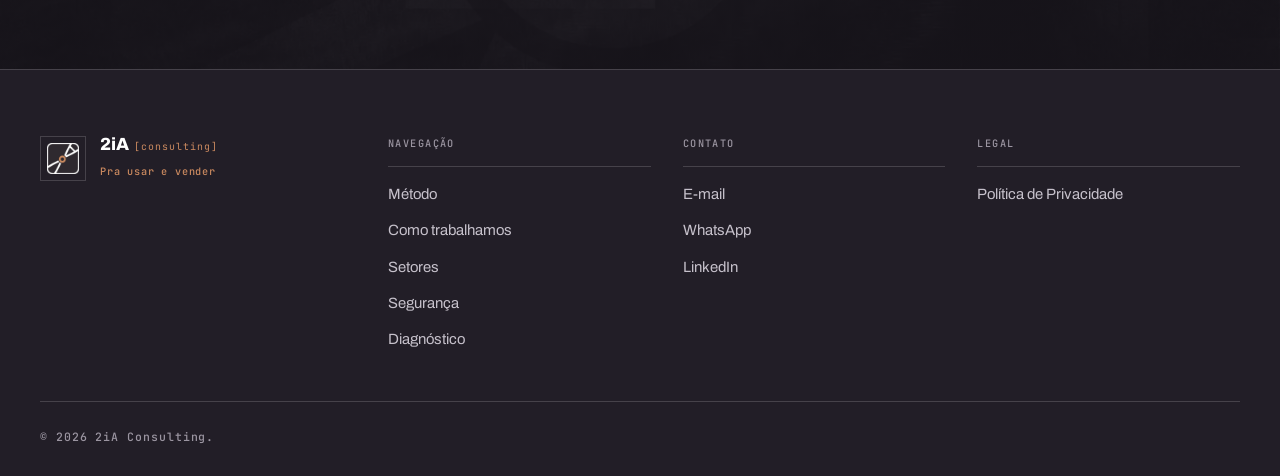
<file: v2/index.html>
<!doctype html>
<html lang="pt-BR">
  <head>
    <meta charset="utf-8" />
    <meta name="viewport" content="width=device-width, initial-scale=1" />
    <!-- prettier-ignore -->
    <title>2iA Consulting — Inteligências artificiais para resultados reais</title>
    <meta
      name="description"
      content="Consultoria de IA para operação complexa — não para prova de conceito isolada."
    />
    <link rel="preconnect" href="https://fonts.googleapis.com" />
    <link rel="preconnect" href="https://fonts.gstatic.com" crossorigin />
    <link
      href="https://fonts.googleapis.com/css2?family=Archivo:wght@400;500;600;700;800&family=JetBrains+Mono:wght@400;500;700&display=swap"
      rel="stylesheet"
    />
    <link rel="stylesheet" href="styles.css" />
  </head>
  <body>
    <a class="skip" href="#hero">Ir para o conteúdo</a>

    <!-- ================= HEADER ================= -->
    <header class="site-head" id="siteHead">
      <div class="shell head-inner">
        <a class="brand" href="#hero">
          <img
            class="brand-mark"
            src="../assets/logo-branca.webp"
            alt=""
            width="640"
            height="608"
          />
          <span class="brand-word"
            >2iA<span class="brand-sub">[consulting]</span></span
          >
        </a>

        <nav class="head-nav" aria-label="Navegação principal">
          <a href="#metodo">Método</a>
          <a href="#como-trabalhamos">Como trabalhamos</a>
          <a href="#setores">Setores</a>
          <a href="#seguranca">Segurança</a>
        </nav>

        <a class="btn btn-pill" href="#diagnostico">Agendar Diagnóstico</a>
      </div>
      <div class="head-rule" aria-hidden="true"></div>
    </header>

    <main>
      <!-- ================= 01 · HERO [ESCURO] ================= -->
      <section class="band band-dark band-hero" id="hero">
        <div class="tex tex-logo" aria-hidden="true"></div>
        <div class="shell hero-shell">
          <div class="hero-mark">
            <img
              src="../assets/logo-branca.webp"
              alt=""
              width="640"
              height="608"
            />
            <span class="mono tick">2iA / CONSULTING</span>
          </div>

          <h1 class="hero-title">
            Inteligências artificiais para resultados reais.
          </h1>

          <div class="hero-aside">
            <span class="hairline" aria-hidden="true"></span>
            <p class="hero-sub">
              Consultoria de IA para operação complexa — não para prova de
              conceito isolada.
            </p>
          </div>

          <div class="hero-cta">
            <a class="btn btn-solid" href="#diagnostico"
              >Agende seu Diagnóstico Inicial — grátis</a
            >
            <a class="link-arrow" href="#metodo">Ver como funciona ↓</a>
          </div>
        </div>
        <div class="rule-ticks" aria-hidden="true"></div>
      </section>

      <!-- ================= 02 + 03 [CLARO] — laje clara ================= -->
      <section
        class="band band-light"
        id="contexto"
        aria-labelledby="ctx-title"
      >
        <!-- Manifesto -->
        <div class="shell statement statement-light">
          <span class="stmt-rule" aria-hidden="true"></span>
          <p class="stmt-text">
            O futuro vai ser definido por alguém. Que seja por você.
          </p>
          <span class="stmt-rule" aria-hidden="true"></span>
        </div>

        <div class="shell">
          <div class="sec-head">
            <span class="mono idx">[03]</span>
            <span class="mono kick">Contexto</span>
            <span class="ruler" aria-hidden="true"></span>
          </div>

          <h2 class="sec-title" id="ctx-title">
            Para quem lidera o mercado, adotar IA deixou de ser opção — virou
            tendência inevitável.
          </h2>

          <div class="datagrid">
            <article class="datacard">
              <p class="datanum">
                <span class="n">16,9%</span
                ><span class="arw" aria-hidden="true">→</span
                ><span class="n">41,9%</span>
              </p>
              <p class="datalabel">
                Adoção corporativa no Brasil (empresas com 100+ funcionários),
                de 2022 para 2025.
              </p>
            </article>
            <article class="datacard">
              <p class="datanum">
                <span class="n">55%</span
                ><span class="arw" aria-hidden="true">→</span
                ><span class="n">72%</span>
              </p>
              <p class="datalabel">
                Adoção global de IA em um único ano, entre 2023 e 2024.
              </p>
            </article>
          </div>

          <p class="note">
            O investimento também aumentou de escala: o valor médio aplicado por
            empresa enterprise em iniciativas de IA foi de US$ 114 milhões em
            2025, projetando US$ 130 milhões nos próximos 12 meses.
          </p>
          <p class="mono src">
            Fontes: McKinsey (“The State of AI”), Deloitte — dados de mercado
            2025.
          </p>
        </div>
      </section>

      <!-- ================= 04 · PARADOXO [ESCURO] ================= -->
      <section class="band band-dark" id="paradoxo" aria-labelledby="par-title">
        <div class="tex tex-base" aria-hidden="true"></div>
        <div class="shell">
          <div class="sec-head">
            <span class="mono idx">[04]</span>
            <span class="mono kick">O paradoxo do mercado</span>
            <span class="ruler" aria-hidden="true"></span>
          </div>

          <h2 class="sec-title" id="par-title">
            Adotar virou regra. Escalar continua sendo exceção.
          </h2>

          <p class="lede">
            A adesão à IA já não é diferencial entre quem lidera o mercado — é
            tendência estabelecida. Mas a maioria ainda não consegue transformar
            esse investimento em resultado operacional.
          </p>

          <div class="datagrid">
            <article class="datacard">
              <p class="datanum"><span class="n">7%</span></p>
              <p class="datalabel">
                das empresas no mundo têm iniciativas de IA totalmente
                escaladas. 30% seguem travadas em piloto.
              </p>
            </article>
            <article class="datacard">
              <p class="datanum"><span class="n">23%</span></p>
              <p class="datalabel">
                das empresas no Brasil conseguem escalar 40%+ de seus
                projetos-piloto. Principal barreira: dados não estruturados (67%
                dos casos).
              </p>
            </article>
          </div>

          <p class="note">
            O que separa quem escala de quem trava não é orçamento — é
            direcionamento: ter alguém que saiba guiar a organização da adoção à
            autonomia real.
          </p>
          <p class="mono src">Fontes: McKinsey, dados de mercado 2025.</p>
        </div>
        <div class="rule-ticks" aria-hidden="true"></div>
      </section>

      <!-- ================= 05 · QUEM SOMOS + MÉTODO [CLARO] ================= -->
      <section class="band band-light" id="metodo" aria-labelledby="met-title">
        <div class="shell">
          <div class="sec-head">
            <span class="mono idx">[05]</span>
            <span class="mono kick">Quem Somos</span>
            <span class="ruler" aria-hidden="true"></span>
          </div>

          <div class="split">
            <div class="split-a">
              <img
                class="logo-plate"
                src="../assets/logo-laranja.webp"
                alt="Marca 2iA Consulting"
                width="640"
                height="608"
              />
              <span class="mono tick">MARCA / 2iA</span>
            </div>
            <div class="split-b">
              <h2 class="sec-title" id="met-title">
                O problema raramente é a IA.
              </h2>
              <p class="lede lede-dark">
                É a distância entre o que ela promete e o que a organização
                consegue extrair dela. A 2iA Consulting atua em três frentes,
                nesta ordem: estruturação de dados, capacitação de times e
                implementação de soluções sob medida. Toda relação começa com um
                diagnóstico gratuito. Todo projeto termina com o cliente
                operando com autonomia o que foi construído.
              </p>
            </div>
          </div>

          <div class="frentes">
            <article class="frente">
              <svg
                class="glyph"
                viewBox="0 0 48 48"
                aria-hidden="true"
                focusable="false"
              >
                <rect x="6.5" y="6.5" width="35" height="35" />
                <rect x="18.5" y="18.5" width="11" height="11" />
              </svg>
              <p class="mono frente-idx">01</p>
              <h3 class="frente-title">Dados</h3>
              <p class="mono frente-tag">(DATA)</p>
              <p class="frente-txt">
                Estruturação e organização de bases prontas para IA.
              </p>
            </article>

            <article class="frente">
              <svg
                class="glyph"
                viewBox="0 0 48 48"
                aria-hidden="true"
                focusable="false"
              >
                <rect
                  x="24"
                  y="0.9"
                  width="32.6"
                  height="32.6"
                  transform="rotate(45 24 0.9)"
                />
                <rect
                  x="24"
                  y="16.2"
                  width="11"
                  height="11"
                  transform="rotate(45 24 16.2)"
                />
              </svg>
              <p class="mono frente-idx">02</p>
              <h3 class="frente-title">Inteligência</h3>
              <p class="mono frente-tag">(ACADEMY)</p>
              <p class="frente-txt">
                Capacitação de times para uso estratégico e autônomo.
              </p>
            </article>

            <article class="frente">
              <svg
                class="glyph"
                viewBox="0 0 48 48"
                aria-hidden="true"
                focusable="false"
              >
                <circle cx="24" cy="24" r="17.5" />
                <circle cx="24" cy="24" r="5.5" />
              </svg>
              <p class="mono frente-idx">03</p>
              <h3 class="frente-title">Ação</h3>
              <p class="mono frente-tag">(FACTORY)</p>
              <p class="frente-txt">
                Soluções sob medida, do diagnóstico à escala.
              </p>
            </article>
          </div>
        </div>
      </section>

      <!-- ================= 06 · COMO TRABALHAMOS [ESCURO] ================= -->
      <section
        class="band band-dark"
        id="como-trabalhamos"
        aria-labelledby="ct-title"
      >
        <div class="tex tex-base" aria-hidden="true"></div>
        <div class="shell">
          <div class="sec-head">
            <span class="mono idx">[07]</span>
            <span class="mono kick">Como trabalhamos</span>
            <span class="ruler" aria-hidden="true"></span>
          </div>

          <h2 class="sec-title" id="ct-title">
            O mesmo cuidado, para todo cliente — independente do tamanho do
            projeto.
          </h2>

          <ol class="timeline">
            <li class="tl-step">
              <span class="tl-node" aria-hidden="true"></span>
              <span class="mono tl-num">01</span>
              <h3 class="tl-title">Identifique</h3>
              <p class="tl-txt">Clareza sobre dores e gargalos.</p>
            </li>
            <li class="tl-step">
              <span class="tl-node" aria-hidden="true"></span>
              <span class="mono tl-num">02</span>
              <h3 class="tl-title">Audite</h3>
              <p class="tl-txt">Entendimento baseado em evidências.</p>
            </li>
            <li class="tl-step">
              <span class="tl-node" aria-hidden="true"></span>
              <span class="mono tl-num">03</span>
              <h3 class="tl-title">Implemente</h3>
              <p class="tl-txt">De acordo com ecossistema do cliente.</p>
            </li>
            <li class="tl-step">
              <span class="tl-node" aria-hidden="true"></span>
              <span class="mono tl-num">04</span>
              <h3 class="tl-title">Suporte</h3>
              <p class="tl-txt">Autonomia sem abandono.</p>
            </li>
            <li class="tl-step">
              <span class="tl-node" aria-hidden="true"></span>
              <span class="mono tl-num">05</span>
              <h3 class="tl-title">Aprenda</h3>
              <p class="tl-txt">Aperfeiçoamento e evolução.</p>
            </li>
          </ol>
        </div>
        <div class="rule-ticks" aria-hidden="true"></div>
      </section>

      <!-- ============ 07 + 08 [CLARO] — laje clara ============ -->
      <section
        class="band band-light"
        id="por-que-funciona"
        aria-labelledby="pq-title"
      >
        <div class="shell">
          <div class="sec-head">
            <span class="mono idx">[08]</span>
            <span class="mono kick">Por que funciona</span>
            <span class="ruler" aria-hidden="true"></span>
          </div>
          <h2 class="sr-only" id="pq-title">Por que funciona</h2>

          <ol class="matrix">
            <li class="cell">
              <span class="mono cell-idx">01</span>
              <h3 class="cell-title">Quick win na primeira entrega</h3>
              <p class="cell-txt">
                Resultado mensurável em semanas; meta mínima de 5h/semana
                recuperadas por usuário.
              </p>
            </li>
            <li class="cell">
              <span class="mono cell-idx">02</span>
              <h3 class="cell-title">Sem dependência de fornecedor</h3>
              <p class="cell-txt">
                Autonomia do time ao final do projeto é parte do contrato.
              </p>
            </li>
            <li class="cell">
              <span class="mono cell-idx">03</span>
              <h3 class="cell-title">
                Diagnóstico gratuito antes de qualquer proposta
              </h3>
              <p class="cell-txt">
                Decisão de avançar (ou não) baseada em dado, não em pitch.
              </p>
            </li>
            <li class="cell">
              <span class="mono cell-idx">04</span>
              <h3 class="cell-title">Imersão real no ecossistema do cliente</h3>
              <p class="cell-txt">
                Solução pensada e construída a partir da realidade operacional,
                dos objetivos e das preferências de cada cliente — não de um
                pacote padronizado.
              </p>
            </li>
            <li class="cell">
              <span class="mono cell-idx">05</span>
              <h3 class="cell-title">KPI acordado antes do início</h3>
              <p class="cell-txt">
                ROI calculado previamente, não estimado depois.
              </p>
            </li>
          </ol>
        </div>

        <div class="slab-rule" aria-hidden="true"></div>

        <div class="shell" id="seguranca">
          <div class="sec-head">
            <span class="mono idx">[09]</span>
            <span class="mono kick">Segurança e Governança</span>
            <span class="ruler" aria-hidden="true"></span>
          </div>

          <div class="split split-sec">
            <div class="split-b">
              <h2 class="sec-title">
                Acesso mínimo. Conformidade desde o primeiro contato.
              </h2>
              <p class="lede lede-dark">
                Acesso a sistemas e dados é somente leitura por padrão.
                Diagnóstico e auditoria não exigem alteração de dado nenhum do
                cliente. LGPD é requisito de entrega desde a primeira conversa —
                não um adendo contratual posterior.
              </p>
            </div>
            <ul class="checklist">
              <li>Acesso somente leitura por padrão</li>
              <li>LGPD desde a primeira conversa</li>
              <li>Dados sensíveis em ambiente dedicado</li>
            </ul>
          </div>
        </div>
      </section>

      <!-- ================= 09 · SETORES [ESCURO] ================= -->
      <section class="band band-dark" id="setores" aria-labelledby="set-title">
        <div class="tex tex-base" aria-hidden="true"></div>
        <div class="shell">
          <div class="sec-head">
            <span class="mono idx">[11]</span>
            <span class="mono kick">Setores e contextos de atuação</span>
            <span class="ruler" aria-hidden="true"></span>
          </div>

          <div class="split split-top">
            <div class="split-b">
              <h2 class="sec-title" id="set-title">
                Construído para operação complexa — não para prova de conceito
                isolada.
              </h2>
            </div>
            <p class="lede">
              Não fazemos distinção de segmento — nos concentramos em criar
              soluções que melhorem o negócio e a rotina de trabalho de cada
              cliente. Cada caso é tratado como um projeto único, para que a
              entrega seja naturalmente eficaz e aderente.
            </p>
          </div>

          <p class="mono callout">Alguns dos contextos onde já atuamos:</p>

          <ul class="sectors">
            <li class="sector">
              <svg
                class="glyph sm"
                viewBox="0 0 32 32"
                aria-hidden="true"
                focusable="false"
              >
                <rect x="4.5" y="10.5" width="23" height="15" />
                <path d="M4.5 16.5h23M16 10.5v15" />
              </svg>
              <span>Serviços Financeiros / Fintechs</span>
            </li>
            <li class="sector">
              <svg
                class="glyph sm"
                viewBox="0 0 32 32"
                aria-hidden="true"
                focusable="false"
              >
                <path d="M16 6v20M6 16h20" />
                <rect x="6.5" y="6.5" width="19" height="19" />
              </svg>
              <span>Saúde</span>
            </li>
            <li class="sector">
              <svg
                class="glyph sm"
                viewBox="0 0 32 32"
                aria-hidden="true"
                focusable="false"
              >
                <rect x="5.5" y="12.5" width="21" height="14" />
                <path d="M11 12.5V8a5 5 0 0 1 10 0v4.5" />
              </svg>
              <span>Varejo e E-commerce</span>
            </li>
            <li class="sector">
              <svg
                class="glyph sm"
                viewBox="0 0 32 32"
                aria-hidden="true"
                focusable="false"
              >
                <rect x="4.5" y="11.5" width="23" height="15" />
                <path d="M12 11.5V6.5h8v5" />
              </svg>
              <span>Serviços Profissionais</span>
            </li>
            <li class="sector">
              <svg
                class="glyph sm"
                viewBox="0 0 32 32"
                aria-hidden="true"
                focusable="false"
              >
                <path d="M5.5 26.5v-13l7 5v-5l7 5v-5l7 5v8z" />
              </svg>
              <span>Indústria e Manufatura</span>
            </li>
            <li class="sector">
              <svg
                class="glyph sm"
                viewBox="0 0 32 32"
                aria-hidden="true"
                focusable="false"
              >
                <path d="M5.5 26.5 26.5 5.5M18.5 5.5h8v8" />
                <path d="M5.5 26.5h21" />
              </svg>
              <span>Scale-ups em crescimento acelerado</span>
            </li>
          </ul>
        </div>
        <div class="rule-ticks" aria-hidden="true"></div>
      </section>

      <!-- ================= 10 · PRINCÍPIOS [CLARO] ================= -->
      <section
        class="band band-light"
        id="principios"
        aria-labelledby="pri-title"
      >
        <div class="shell">
          <div class="sec-head">
            <span class="mono idx">[12]</span>
            <span class="mono kick">Princípios</span>
            <span class="ruler" aria-hidden="true"></span>
          </div>

          <h2 class="sec-title" id="pri-title">
            Como decidimos quando ninguém está olhando.
          </h2>

          <dl class="ledger">
            <div class="ledger-row">
              <dt>Agilidade</dt>
              <dd>Resultado rápido sem sacrificar fundação sólida.</dd>
            </div>
            <div class="ledger-row">
              <dt>Confiança</dt>
              <dd>KPI acordado antes de qualquer entrega.</dd>
            </div>
            <div class="ledger-row">
              <dt>Transparência</dt>
              <dd>
                Se o cliente não está pronto, isso é comunicado — mesmo adiando
                uma venda.
              </dd>
            </div>
            <div class="ledger-row">
              <dt>Responsabilidade</dt>
              <dd>
                Estrutura de dado antes de automação, capacitação antes de
                escala.
              </dd>
            </div>
            <div class="ledger-row">
              <dt>Excelência técnica</dt>
              <dd>Execução orientada a aderência e funcionalidade.</dd>
            </div>
          </dl>
        </div>
      </section>

      <!-- ================= 11 · VISÃO DE FUTURO [ESCURO] ================= -->
      <section class="band band-dark band-vision" id="visao">
        <div class="tex tex-logo" aria-hidden="true"></div>
        <div class="shell statement statement-dark">
          <span class="stmt-rule" aria-hidden="true"></span>
          <p class="stmt-text">
            Referência em adoção consciente de inteligência artificial — medida
            por resultado obtido, não por volume de ferramenta implementada.
          </p>
          <span class="stmt-rule" aria-hidden="true"></span>
          <p class="stmt-sub">
            Adoção consciente e estratégia cria vantagens sustentáveis. Adoção
            por pressão e sem preparo é apenas despesa afundada.
          </p>
        </div>
      </section>

      <!-- ================= DIAGNÓSTICO [ESCURO] ================= -->
      <section
        class="band band-dark band-diag"
        id="diagnostico"
        aria-labelledby="dg-title"
      >
        <div class="tex tex-base" aria-hidden="true"></div>
        <div class="shell">
          <div class="sec-head">
            <span class="mono idx">[▸]</span>
            <span class="mono kick">Diagnóstico</span>
            <span class="ruler" aria-hidden="true"></span>
          </div>

          <div class="diag-grid">
            <div class="diag-copy">
              <h2 class="sec-title xl" id="dg-title">
                O próximo passo é gratuito e leva 45 minutos.
              </h2>
              <p class="lede">
                Uma conversa de 30 a 45 minutos para entender se existe
                oportunidade real de IA na sua operação — e por onde começar.
                Não é reunião de vendas.
              </p>
              <p class="note note-dark">
                Ao final, uma resposta objetiva: se há oportunidade real, e por
                onde começar.
              </p>
              <p class="mono guard">
                Acesso somente leitura por padrão. LGPD desde a primeira
                conversa.
                <a href="#seguranca">Ver mais →</a>
              </p>
            </div>

            <form class="form" action="#" method="post" novalidate>
              <p class="mono form-cap">Formulário de agendamento</p>

              <div class="field">
                <label for="f-nome">Nome completo</label>
                <input
                  id="f-nome"
                  name="nome"
                  type="text"
                  autocomplete="name"
                />
              </div>
              <div class="field">
                <label for="f-cargo">Cargo</label>
                <input
                  id="f-cargo"
                  name="cargo"
                  type="text"
                  autocomplete="organization-title"
                />
              </div>
              <div class="field-row">
                <div class="field">
                  <label for="f-email">E-mail</label>
                  <input
                    id="f-email"
                    name="email"
                    type="email"
                    autocomplete="email"
                  />
                </div>
                <div class="field">
                  <label for="f-zap">WhatsApp</label>
                  <input
                    id="f-zap"
                    name="whatsapp"
                    type="tel"
                    autocomplete="tel"
                  />
                </div>
              </div>
              <div class="field-row">
                <div class="field">
                  <label for="f-empresa">Empresa</label>
                  <input
                    id="f-empresa"
                    name="empresa"
                    type="text"
                    autocomplete="organization"
                  />
                </div>
                <div class="field">
                  <label for="f-site">Site da empresa</label>
                  <input
                    id="f-site"
                    name="site"
                    type="url"
                    autocomplete="url"
                  />
                </div>
              </div>
              <div class="field">
                <label for="f-area"
                  >Área/departamento que mais te preocupa hoje</label
                >
                <select id="f-area" name="area">
                  <option value="">Selecione</option>
                  <option>Vendas</option>
                  <option>Marketing</option>
                  <option>Suporte/Atendimento</option>
                  <option>Operações</option>
                  <option>Financeiro</option>
                  <option>RH</option>
                  <option>Gestão/Decisão</option>
                  <option>Outro</option>
                </select>
              </div>

              <div class="field-check">
                <input id="f-ok" name="consentimento" type="checkbox" />
                <label for="f-ok"
                  >Concordo em ser contatado pela 2iA para agendar o diagnóstico
                  gratuito.</label
                >
              </div>

              <button class="btn btn-solid btn-block" type="submit">
                Ver horários disponíveis
              </button>
              <p class="micro">Sem compromisso.</p>
            </form>
          </div>
        </div>
        <div class="rule-ticks" aria-hidden="true"></div>
      </section>

      <!-- ============ O QUE ESPERAR + O QUE ACONTECE DEPOIS [CLARO] ============ -->
      <section
        class="band band-light"
        id="o-que-esperar"
        aria-labelledby="esp-title"
      >
        <div class="shell">
          <div class="sec-head">
            <span class="mono idx">[▸]</span>
            <span class="mono kick">O que esperar</span>
            <span class="ruler" aria-hidden="true"></span>
          </div>

          <h2 class="sec-title" id="esp-title">
            O que o Diagnóstico Gratuito é — e o que ele não é.
          </h2>

          <div class="compare">
            <div class="compare-col">
              <p class="compare-head">
                <span class="mark yes" aria-hidden="true">✓</span>Inclui:
              </p>
              <ul>
                <li>Reunião de 30–45 min, com foco total no seu negócio.</li>
                <li>Revisão de 1 a 3 áreas mais prováveis de ganho com IA.</li>
                <li>Identificação de dores e oportunidades aparentes.</li>
                <li>
                  Uma recomendação clara de próximo passo — inclusive se for
                  “ainda não é a hora”.
                </li>
              </ul>
            </div>
            <div class="compare-col">
              <p class="compare-head">
                <span class="mark no" aria-hidden="true">✕</span>Não inclui
                (isso vem na Auditoria Paga):
              </p>
              <ul>
                <li>Entrevistas com várias pessoas do seu time.</li>
                <li>Mapa detalhado de processos.</li>
                <li>Inventário profundo de dados e sistemas.</li>
                <li>Modelo de ROI ou arquitetura técnica completa.</li>
              </ul>
            </div>
          </div>
        </div>

        <div class="slab-rule" aria-hidden="true"></div>

        <div class="shell" id="depois">
          <div class="sec-head">
            <span class="mono idx">[▸]</span>
            <span class="mono kick">O que acontece depois de agendar</span>
            <span class="ruler" aria-hidden="true"></span>
          </div>
          <h2 class="sr-only">O que acontece depois de agendar</h2>

          <ol class="steps">
            <li class="cell">
              <span class="mono cell-idx">01</span>
              <h3 class="cell-title">Você agenda um horário.</h3>
              <p class="cell-txt">
                Recebe por e-mail um formulário rápido (10–15 min) para
                chegarmos preparados na conversa.
              </p>
            </li>
            <li class="cell">
              <span class="mono cell-idx">02</span>
              <h3 class="cell-title">Conversamos por 30–45 minutos.</h3>
              <p class="cell-txt">
                Com sua permissão, gravamos para não perder nenhum detalhe.
              </p>
            </li>
            <li class="cell">
              <span class="mono cell-idx">03</span>
              <h3 class="cell-title">
                Você recebe um Diagnóstico por escrito em até 2 dias úteis
              </h3>
              <p class="cell-txt">
                — com o que identificamos e uma recomendação objetiva de próximo
                passo.
              </p>
            </li>
          </ol>
        </div>
      </section>

      <!-- ================= FAQ [ESCURO] ================= -->
      <section class="band band-dark" id="faq" aria-labelledby="faq-title">
        <div class="tex tex-base" aria-hidden="true"></div>
        <div class="shell">
          <div class="sec-head">
            <span class="mono idx">[▸]</span>
            <span class="mono kick">Perguntas frequentes</span>
            <span class="ruler" aria-hidden="true"></span>
          </div>
          <h2 class="sr-only" id="faq-title">Perguntas frequentes</h2>

          <div class="faq">
            <details class="qa">
              <summary>
                <span class="mono qa-idx">01</span>“Já tentamos IA antes e não
                funcionou.”
              </summary>
              <p>
                Por isso começamos pelo diagnóstico gratuito — mapeamos o que
                travou antes (geralmente arquitetura ou capacitação, não a
                tecnologia em si) antes de propor qualquer coisa nova.
              </p>
            </details>
            <details class="qa">
              <summary>
                <span class="mono qa-idx">02</span>“Não temos dados organizados
                para isso.”
              </summary>
              <p>
                Isso é normal — é o ponto de partida de praticamente todo
                projeto que fazemos. Estruturar dado é a primeira das nossas
                três frentes, não um pré-requisito que falta pra te atender.
              </p>
            </details>
            <details class="qa">
              <summary>
                <span class="mono qa-idx">03</span>“Não temos budget agora.”
              </summary>
              <p>
                O diagnóstico é gratuito de qualquer forma. Se não for o
                momento, dizemos isso com clareza — e você decide quando
                retomar.
              </p>
            </details>
            <details class="qa">
              <summary>
                <span class="mono qa-idx">04</span>“Nosso time não vai adotar
                isso.”
              </summary>
              <p>
                Capacitação faz parte do método, não é um extra. Formamos
                pessoas do seu time para validar a solução antes de qualquer
                escala.
              </p>
            </details>
            <details class="qa">
              <summary>
                <span class="mono qa-idx">05</span>“Quanto tempo leva para ver
                resultado?”
              </summary>
              <p>
                Isso depende do que a Auditoria Paga identificar como
                prioridade. O que é fixo é a meta — mínimo de 5 horas por semana
                recuperadas por usuário — e acompanhamento constante durante
                toda a implementação.
              </p>
            </details>
            <details class="qa">
              <summary>
                <span class="mono qa-idx">06</span>“Como sei que meus dados
                estão seguros?”
              </summary>
              <p>
                Acesso é somente leitura por padrão. LGPD é requisito desde a
                primeira conversa — não um adendo contratual depois.
              </p>
            </details>
            <details class="qa">
              <summary>
                <span class="mono qa-idx">07</span>“Vocês têm cases para eu ver
                antes?”
              </summary>
              <p>
                Como a 2iA está construindo seu portfólio agora, a resposta
                honesta é: o diagnóstico gratuito é a prova. Sem risco, sem
                custo, você vê nosso método em ação antes de decidir qualquer
                coisa.
              </p>
            </details>
          </div>
        </div>
        <div class="rule-ticks" aria-hidden="true"></div>
      </section>

      <!-- ================= CTA FINAL [ESCURO] ================= -->
      <section class="band band-dark band-close" id="fechamento">
        <div class="tex tex-logo" aria-hidden="true"></div>
        <div class="shell close-shell">
          <h2 class="close-title">Sem compromisso. Sem pressão.</h2>
          <a class="btn btn-solid btn-lg" href="#diagnostico"
            >Agendar meu Diagnóstico Gratuito</a
          >
        </div>
      </section>
    </main>

    <!-- ================= RODAPÉ ================= -->
    <footer class="site-foot">
      <div class="shell">
        <div class="foot-top">
          <div class="foot-brand">
            <img
              src="../assets/logo-branca.webp"
              alt=""
              width="640"
              height="608"
            />
            <div>
              <p class="brand-word">
                2iA<span class="brand-sub">[consulting]</span>
              </p>
              <p class="mono foot-sig">Pra usar e vender</p>
            </div>
          </div>

          <nav class="foot-cols" aria-label="Rodapé">
            <div class="foot-col">
              <p class="mono foot-h">Navegação</p>
              <ul>
                <li><a href="#metodo">Método</a></li>
                <li><a href="#como-trabalhamos">Como trabalhamos</a></li>
                <li><a href="#setores">Setores</a></li>
                <li><a href="#seguranca">Segurança</a></li>
                <li><a href="#diagnostico">Diagnóstico</a></li>
              </ul>
            </div>
            <div class="foot-col">
              <p class="mono foot-h">Contato</p>
              <ul>
                <li><a href="#">E-mail</a></li>
                <li><a href="#">WhatsApp</a></li>
                <li><a href="#">LinkedIn</a></li>
              </ul>
            </div>
            <div class="foot-col">
              <p class="mono foot-h">Legal</p>
              <ul>
                <li><a href="#">Política de Privacidade</a></li>
              </ul>
            </div>
          </nav>
        </div>

        <div class="foot-bottom">
          <p class="mono">© 2026 2iA Consulting.</p>
        </div>
      </div>
    </footer>

    <script src="main.js" defer></script>
  </body>
</html>
</file>
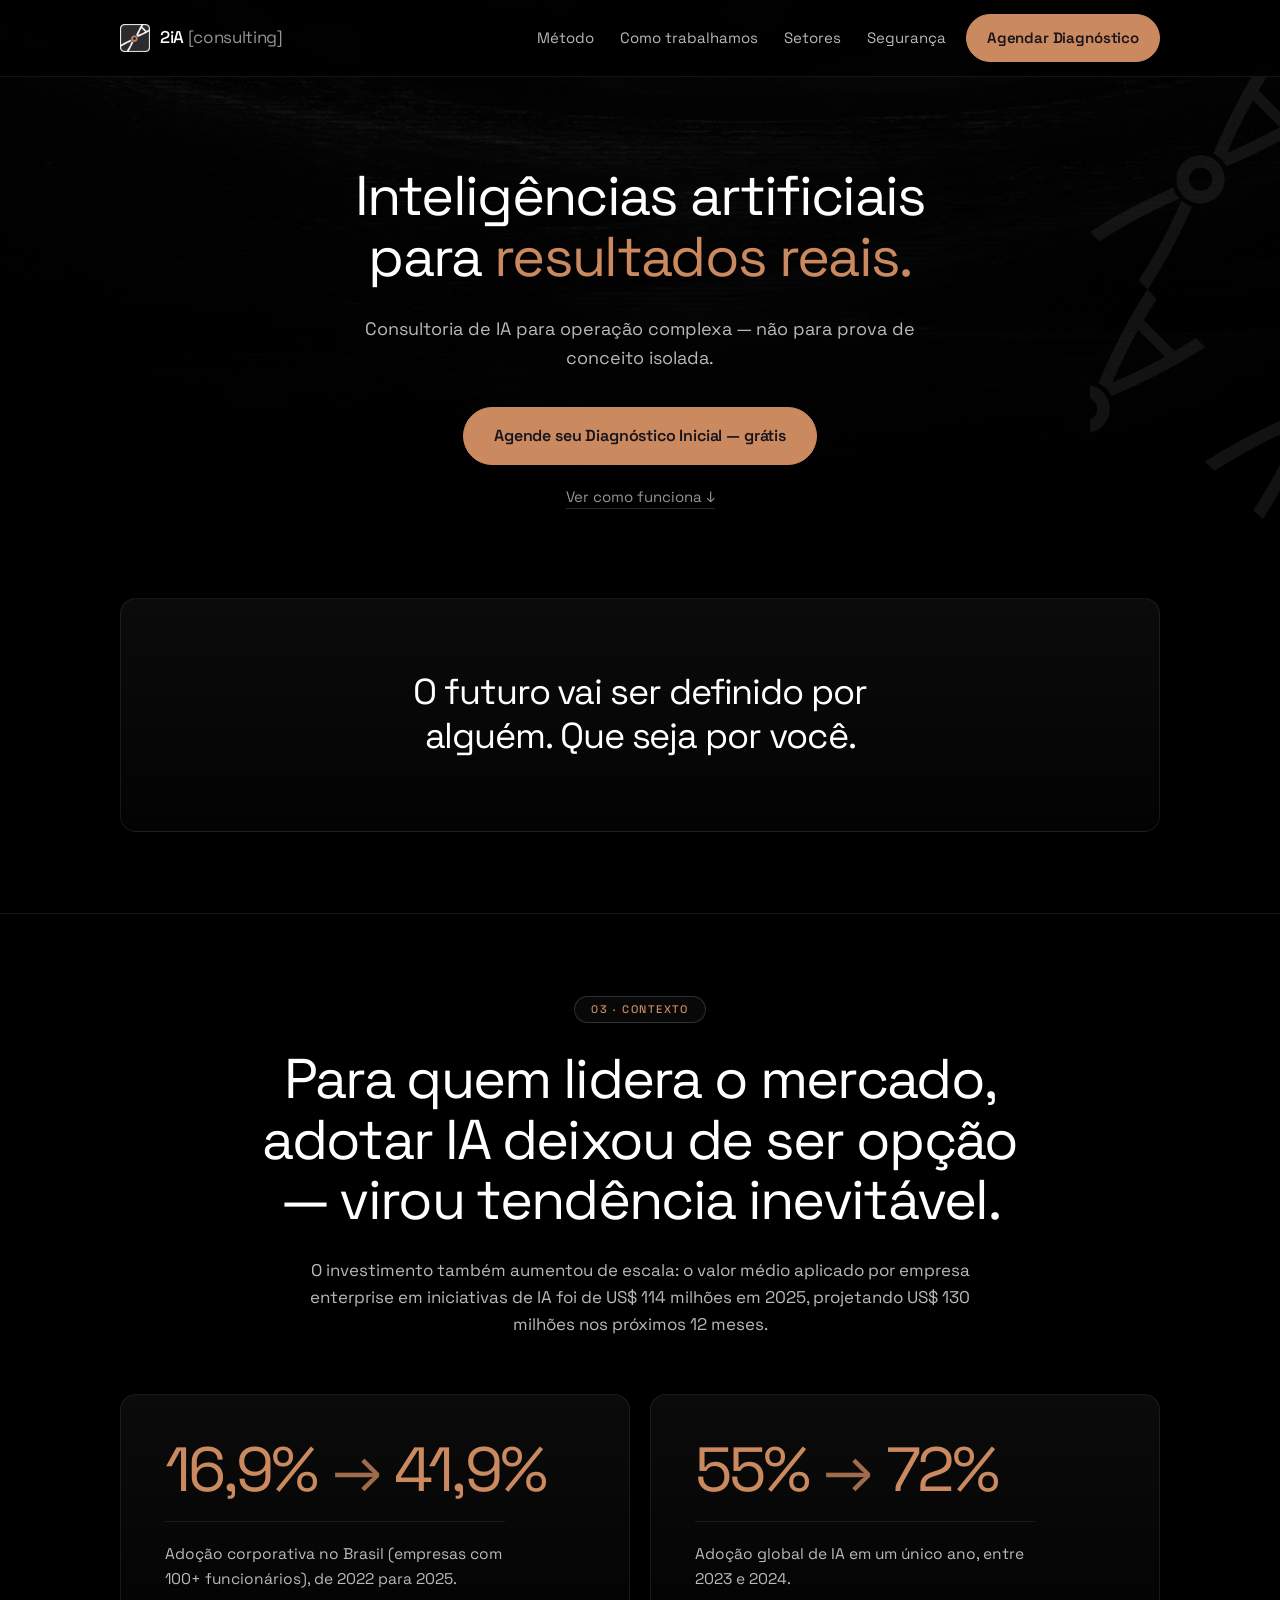
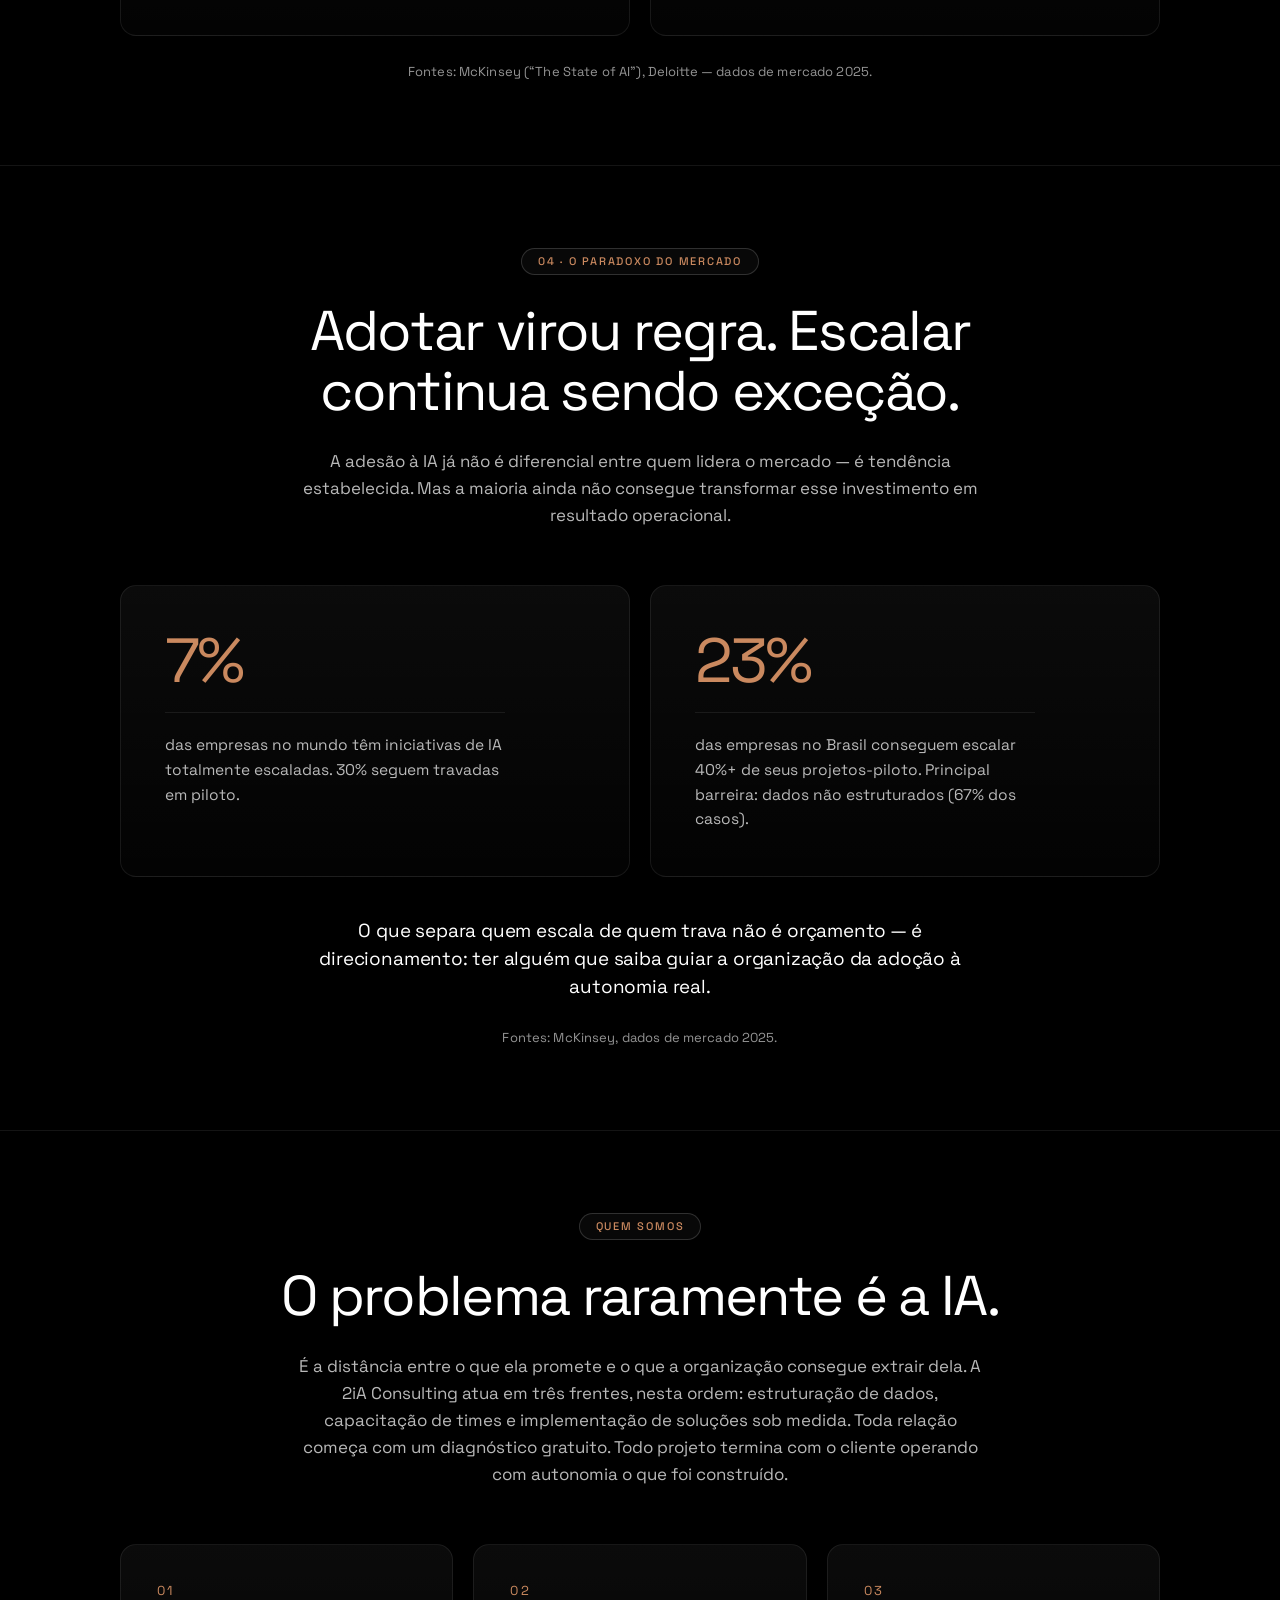
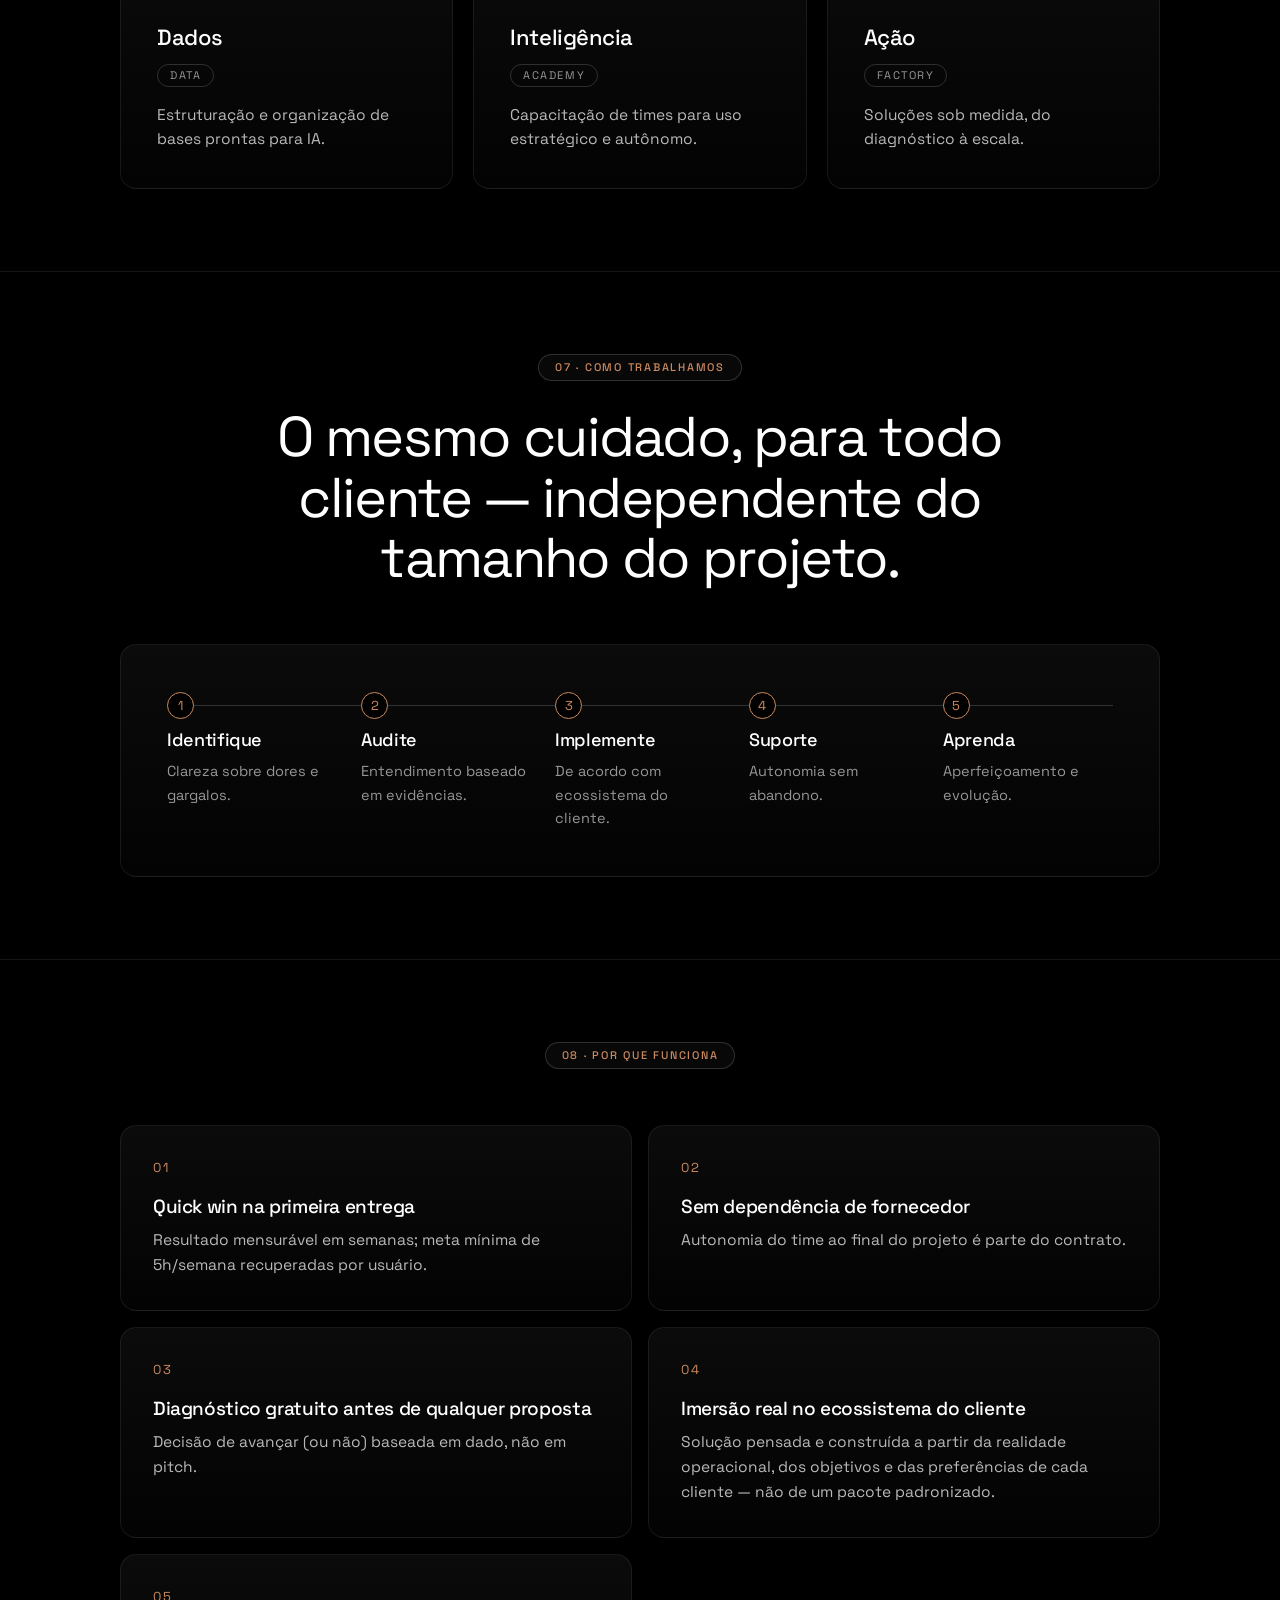
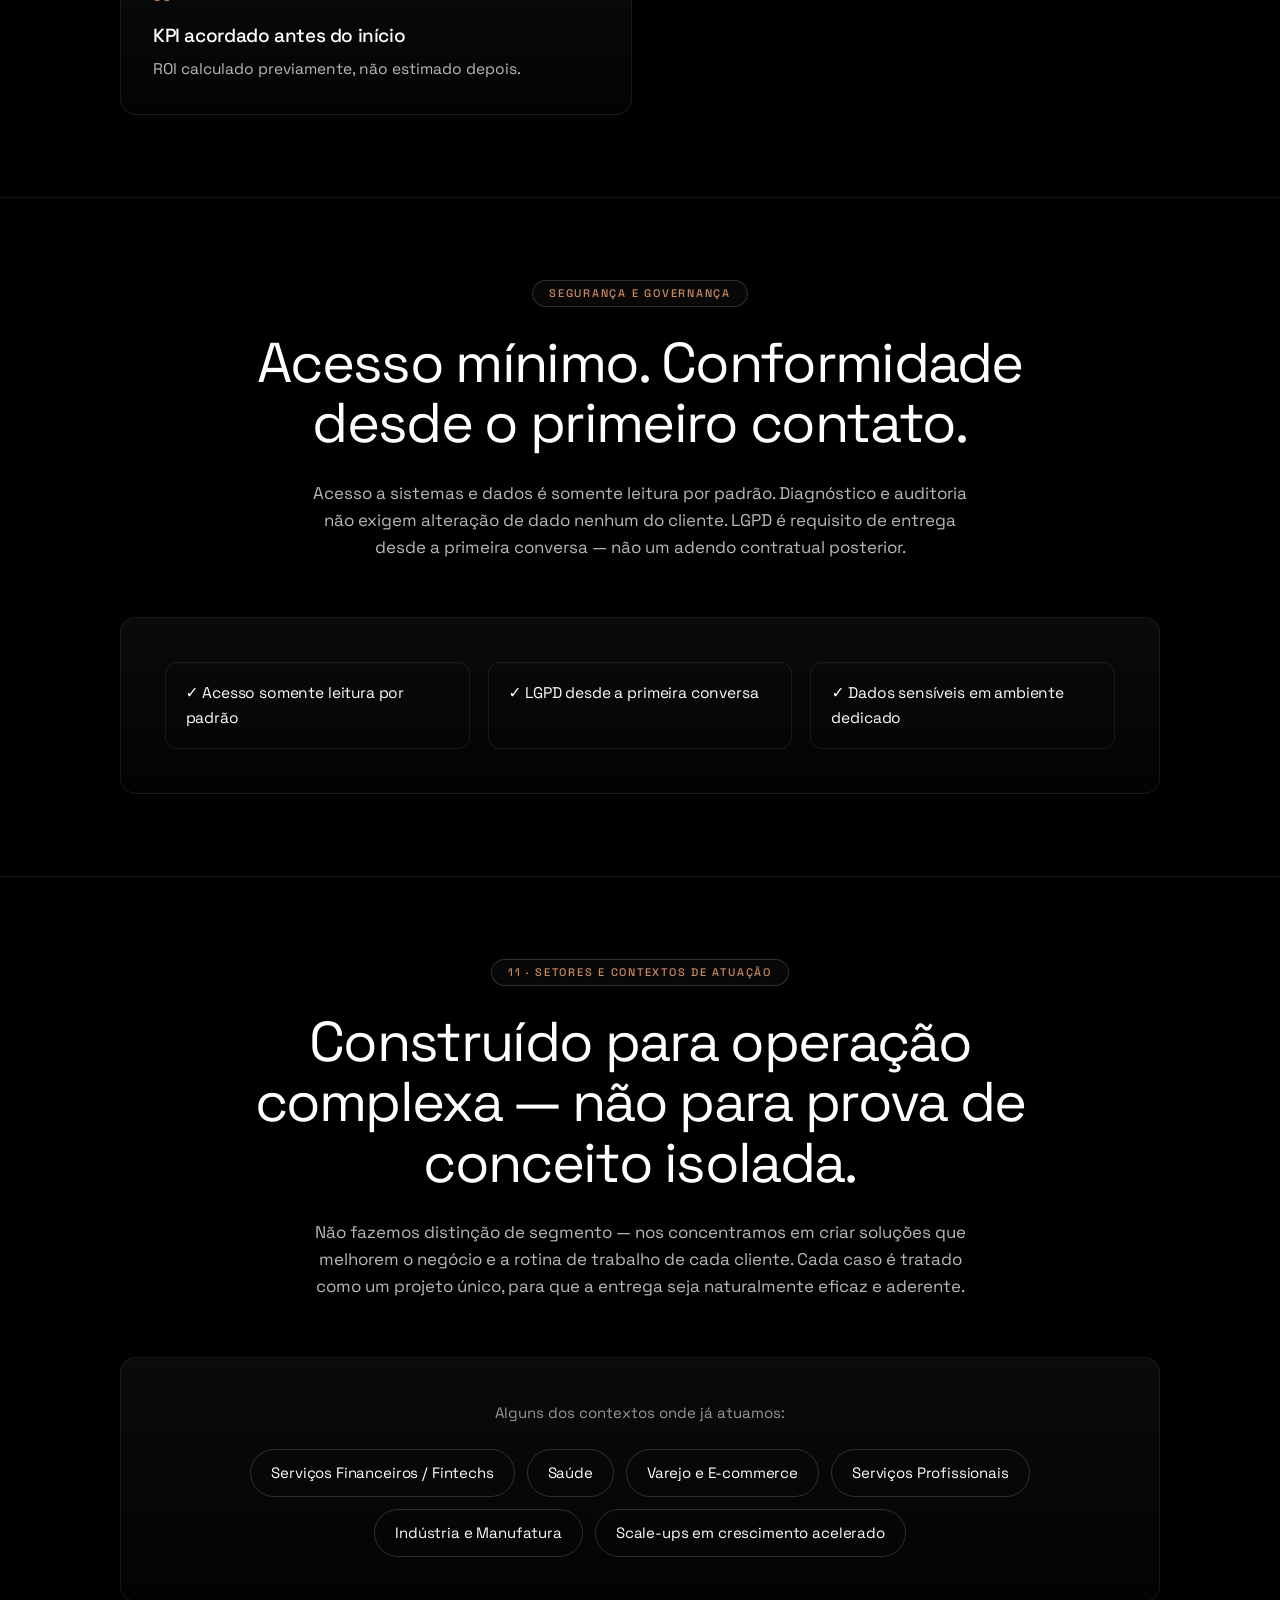
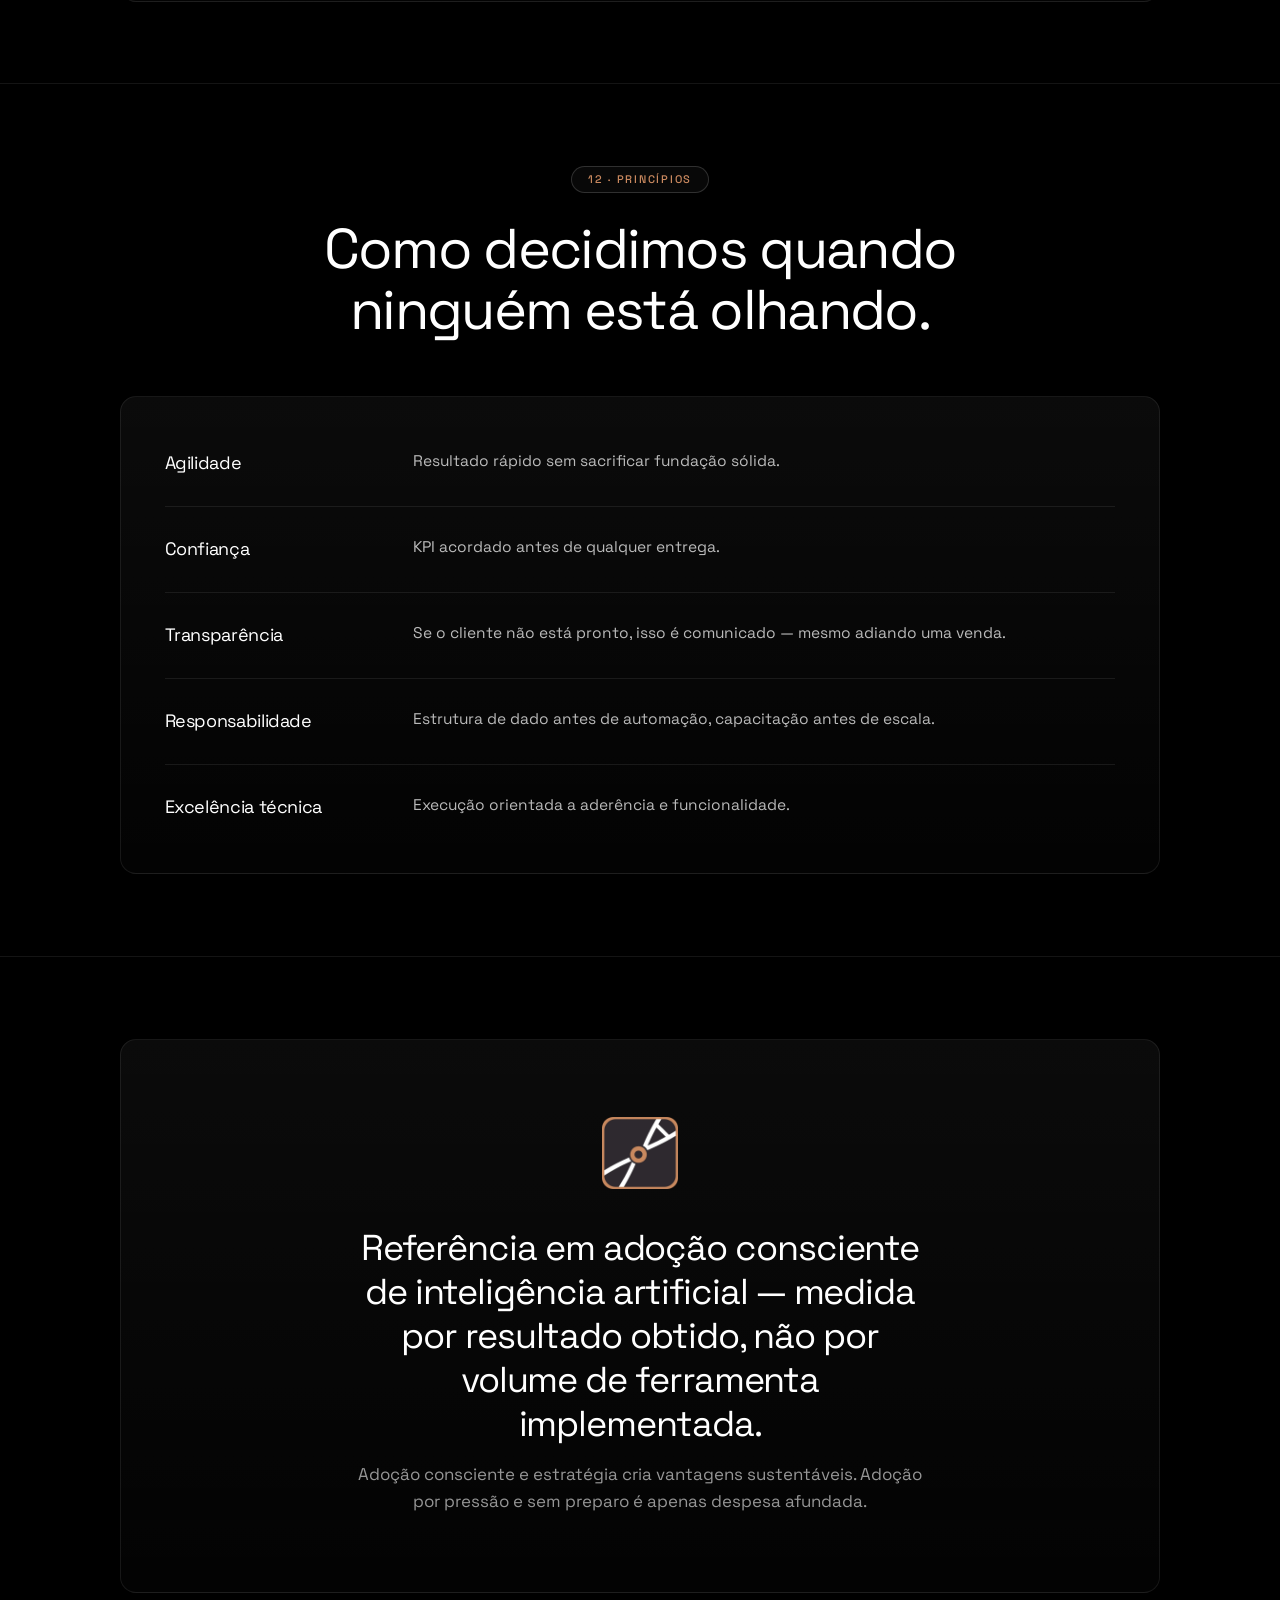
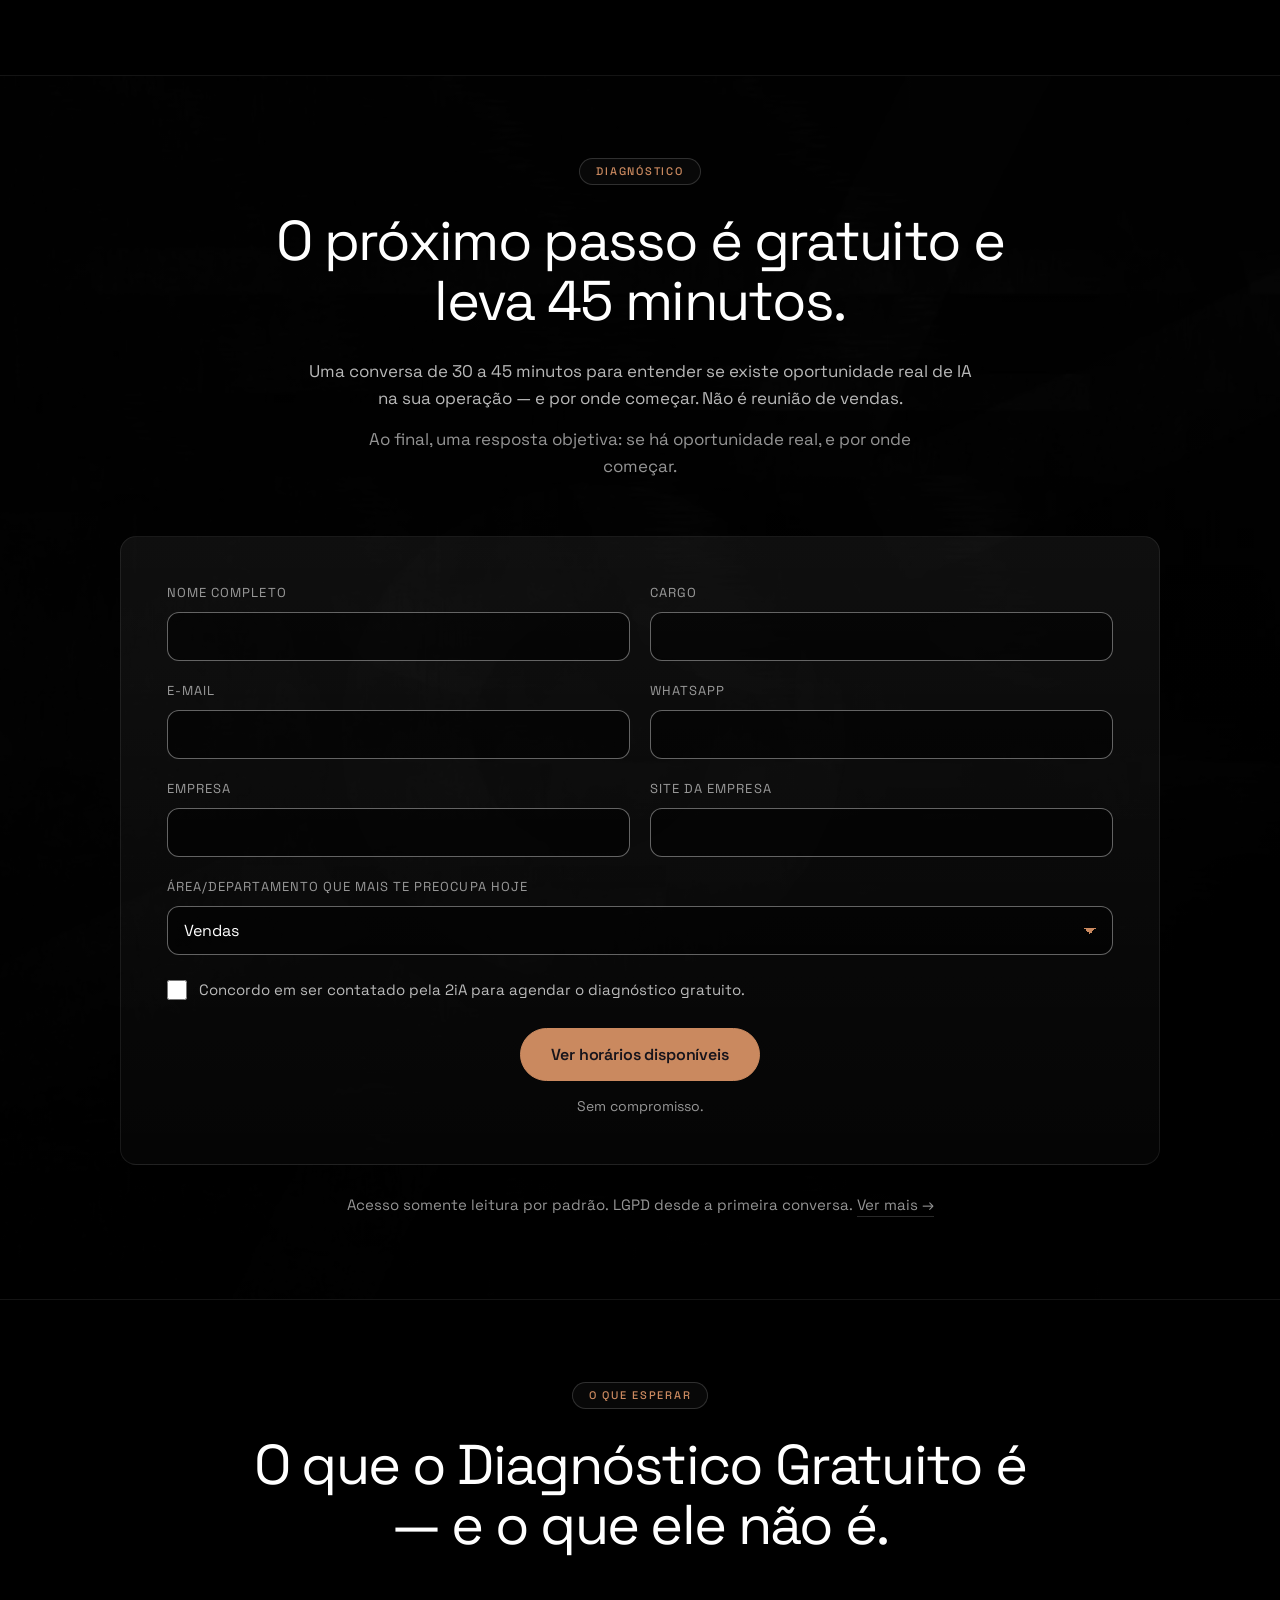
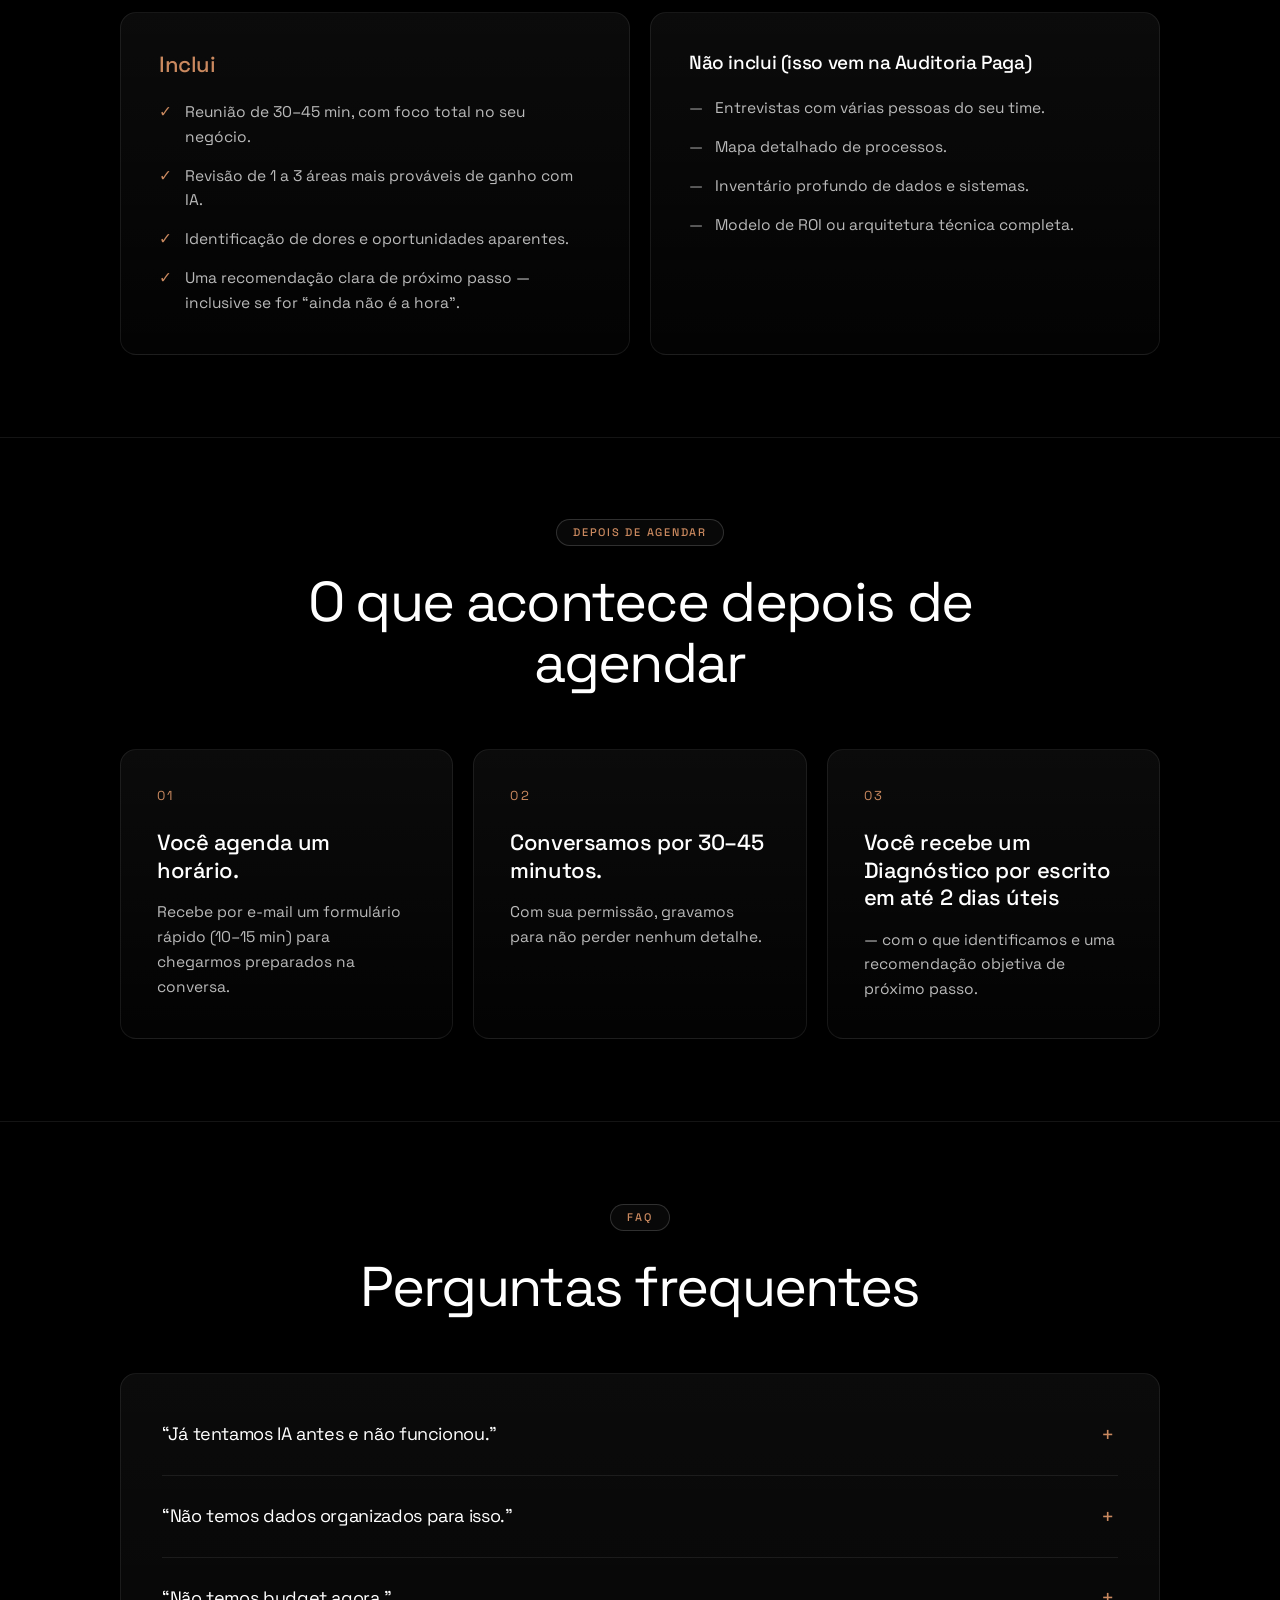
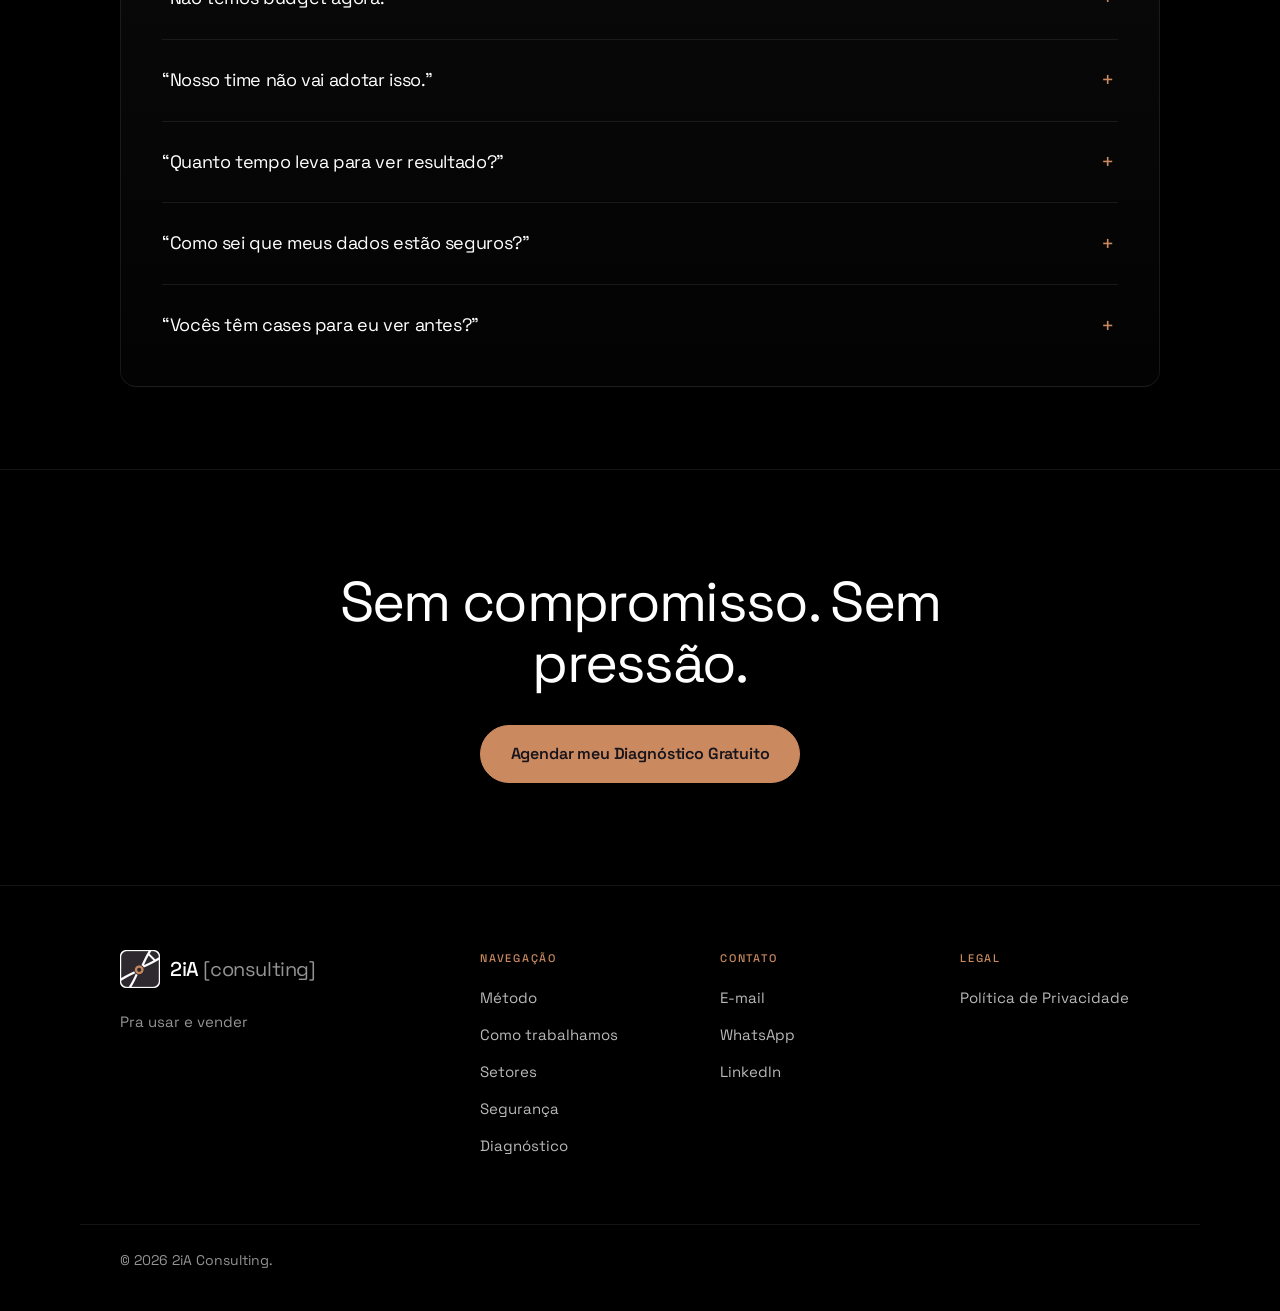
<file: v3/index.html>
<!doctype html>
<html lang="pt-BR">
  <head>
    <meta charset="utf-8" />
    <meta name="viewport" content="width=device-width, initial-scale=1" />
    <!-- prettier-ignore -->
    <title>2iA Consulting — Inteligências artificiais para resultados reais</title>
    <meta
      name="description"
      content="Consultoria de IA para operação complexa — não para prova de conceito isolada. Agende seu Diagnóstico Inicial gratuito."
    />
    <link rel="preconnect" href="https://fonts.googleapis.com" />
    <link rel="preconnect" href="https://fonts.gstatic.com" crossorigin />
    <link
      href="https://fonts.googleapis.com/css2?family=Space+Grotesk:wght@400;500;600&display=swap"
      rel="stylesheet"
    />
    <link rel="stylesheet" href="styles.css" />
  </head>
  <body>
    <a class="skip-link" href="#conteudo">Ir para o conteúdo</a>

    <header class="nav" id="nav">
      <div class="nav__inner">
        <a class="brand" href="#topo" aria-label="2iA consulting — início">
          <img
            src="../assets/logo-branca.webp"
            alt=""
            width="640"
            height="608"
          />
          <span class="brand__word">2iA <em>[consulting]</em></span>
        </a>

        <nav class="nav__links" aria-label="Navegação principal">
          <a href="#metodo">Método</a>
          <a href="#como-trabalhamos">Como trabalhamos</a>
          <a href="#setores">Setores</a>
          <a href="#seguranca">Segurança</a>
        </nav>

        <a class="pill pill--solid nav__cta" href="#diagnostico"
          >Agendar Diagnóstico</a
        >
      </div>
    </header>

    <main id="conteudo">
      <!-- ───────────────────────── HERO ───────────────────────── -->
      <section class="hero" id="topo">
        <div class="hero__bg" aria-hidden="true"></div>
        <img
          class="hero__diag"
          src="../assets/diagonal-branco.webp"
          alt=""
          width="295"
          height="589"
        />
        <div class="wrap hero__inner">
          <h1 class="display">
            Inteligências artificiais<br />
            para <span class="accent">resultados reais.</span>
          </h1>
          <p class="lede">
            Consultoria de IA para operação complexa — não para prova de
            conceito isolada.
          </p>
          <p class="hero__actions">
            <a class="pill pill--solid pill--lg" href="#diagnostico"
              >Agende seu Diagnóstico Inicial — grátis</a
            >
          </p>
          <p class="hero__second">
            <a class="quiet-link" href="#metodo">Ver como funciona ↓</a>
          </p>

          <div class="card card--manifesto">
            <p class="manifesto">
              O futuro vai ser definido por alguém. Que seja por você.
            </p>
          </div>
        </div>
      </section>

      <!-- ─────────────────────── CONTEXTO ─────────────────────── -->
      <section class="chapter" id="contexto">
        <div class="wrap">
          <p class="badge">03 · Contexto</p>
          <h2 class="display">
            Para quem lidera o mercado, adotar IA deixou de ser opção — virou
            tendência inevitável.
          </h2>
          <p class="support">
            O investimento também aumentou de escala: o valor médio aplicado por
            empresa enterprise em iniciativas de IA foi de US$ 114 milhões em
            2025, projetando US$ 130 milhões nos próximos 12 meses.
          </p>

          <div class="grid grid--2">
            <article class="card card--stat">
              <p class="stat">16,9% <span class="stat__arrow">→</span> 41,9%</p>
              <p class="stat__label">
                Adoção corporativa no Brasil (empresas com 100+ funcionários),
                de 2022 para 2025.
              </p>
            </article>
            <article class="card card--stat">
              <p class="stat">55% <span class="stat__arrow">→</span> 72%</p>
              <p class="stat__label">
                Adoção global de IA em um único ano, entre 2023 e 2024.
              </p>
            </article>
          </div>

          <p class="footnote">
            Fontes: McKinsey (“The State of AI”), Deloitte — dados de mercado
            2025.
          </p>
        </div>
      </section>

      <!-- ─────────────────────── PARADOXO ─────────────────────── -->
      <section class="chapter" id="paradoxo">
        <div class="wrap">
          <p class="badge">04 · O paradoxo do mercado</p>
          <h2 class="display">
            Adotar virou regra. Escalar continua sendo exceção.
          </h2>
          <p class="support">
            A adesão à IA já não é diferencial entre quem lidera o mercado — é
            tendência estabelecida. Mas a maioria ainda não consegue transformar
            esse investimento em resultado operacional.
          </p>

          <div class="grid grid--2">
            <article class="card card--stat">
              <p class="stat">7%</p>
              <p class="stat__label">
                das empresas no mundo têm iniciativas de IA totalmente
                escaladas. 30% seguem travadas em piloto.
              </p>
            </article>
            <article class="card card--stat">
              <p class="stat">23%</p>
              <p class="stat__label">
                das empresas no Brasil conseguem escalar 40%+ de seus
                projetos-piloto. Principal barreira: dados não estruturados (67%
                dos casos).
              </p>
            </article>
          </div>

          <p class="closing-note">
            O que separa quem escala de quem trava não é orçamento — é
            direcionamento: ter alguém que saiba guiar a organização da adoção à
            autonomia real.
          </p>
          <p class="footnote">Fontes: McKinsey, dados de mercado 2025.</p>
        </div>
      </section>

      <!-- ──────────────── QUEM SOMOS + MÉTODO ─────────────────── -->
      <section class="chapter" id="metodo">
        <div class="wrap">
          <p class="badge">Quem Somos</p>
          <h2 class="display">O problema raramente é a IA.</h2>
          <p class="support">
            É a distância entre o que ela promete e o que a organização consegue
            extrair dela. A 2iA Consulting atua em três frentes, nesta ordem:
            estruturação de dados, capacitação de times e implementação de
            soluções sob medida. Toda relação começa com um diagnóstico
            gratuito. Todo projeto termina com o cliente operando com autonomia
            o que foi construído.
          </p>

          <div class="grid grid--3">
            <article class="card card--front">
              <p class="front__num">01</p>
              <h3 class="card__title">Dados</h3>
              <p class="chip">DATA</p>
              <p class="card__text">
                Estruturação e organização de bases prontas para IA.
              </p>
            </article>
            <article class="card card--front">
              <p class="front__num">02</p>
              <h3 class="card__title">Inteligência</h3>
              <p class="chip">ACADEMY</p>
              <p class="card__text">
                Capacitação de times para uso estratégico e autônomo.
              </p>
            </article>
            <article class="card card--front">
              <p class="front__num">03</p>
              <h3 class="card__title">Ação</h3>
              <p class="chip">FACTORY</p>
              <p class="card__text">
                Soluções sob medida, do diagnóstico à escala.
              </p>
            </article>
          </div>
        </div>
      </section>

      <!-- ─────────────── COMO TRABALHAMOS (timeline) ──────────── -->
      <section class="chapter" id="como-trabalhamos">
        <div class="wrap">
          <p class="badge">07 · Como trabalhamos</p>
          <h2 class="display">
            O mesmo cuidado, para todo cliente — independente do tamanho do
            projeto.
          </h2>

          <div class="card card--flow">
            <ol class="flow">
              <li class="flow__step">
                <span class="flow__num">1</span>
                <h3 class="flow__title">Identifique</h3>
                <p class="flow__text">Clareza sobre dores e gargalos.</p>
              </li>
              <li class="flow__step">
                <span class="flow__num">2</span>
                <h3 class="flow__title">Audite</h3>
                <p class="flow__text">Entendimento baseado em evidências.</p>
              </li>
              <li class="flow__step">
                <span class="flow__num">3</span>
                <h3 class="flow__title">Implemente</h3>
                <p class="flow__text">De acordo com ecossistema do cliente.</p>
              </li>
              <li class="flow__step">
                <span class="flow__num">4</span>
                <h3 class="flow__title">Suporte</h3>
                <p class="flow__text">Autonomia sem abandono.</p>
              </li>
              <li class="flow__step">
                <span class="flow__num">5</span>
                <h3 class="flow__title">Aprenda</h3>
                <p class="flow__text">Aperfeiçoamento e evolução.</p>
              </li>
            </ol>
          </div>
        </div>
      </section>

      <!-- ─────────────────── POR QUE FUNCIONA ─────────────────── -->
      <section class="chapter" id="por-que-funciona">
        <div class="wrap">
          <h2 class="badge badge--head">08 · Por que funciona</h2>

          <div class="grid grid--2 grid--tight">
            <article class="card card--reason">
              <p class="reason__num">01</p>
              <h3 class="card__title">Quick win na primeira entrega</h3>
              <p class="card__text">
                Resultado mensurável em semanas; meta mínima de 5h/semana
                recuperadas por usuário.
              </p>
            </article>
            <article class="card card--reason">
              <p class="reason__num">02</p>
              <h3 class="card__title">Sem dependência de fornecedor</h3>
              <p class="card__text">
                Autonomia do time ao final do projeto é parte do contrato.
              </p>
            </article>
            <article class="card card--reason">
              <p class="reason__num">03</p>
              <h3 class="card__title">
                Diagnóstico gratuito antes de qualquer proposta
              </h3>
              <p class="card__text">
                Decisão de avançar (ou não) baseada em dado, não em pitch.
              </p>
            </article>
            <article class="card card--reason">
              <p class="reason__num">04</p>
              <h3 class="card__title">
                Imersão real no ecossistema do cliente
              </h3>
              <p class="card__text">
                Solução pensada e construída a partir da realidade operacional,
                dos objetivos e das preferências de cada cliente — não de um
                pacote padronizado.
              </p>
            </article>
            <article class="card card--reason">
              <p class="reason__num">05</p>
              <h3 class="card__title">KPI acordado antes do início</h3>
              <p class="card__text">
                ROI calculado previamente, não estimado depois.
              </p>
            </article>
          </div>
        </div>
      </section>

      <!-- ──────────────────────── SEGURANÇA ───────────────────── -->
      <section class="chapter" id="seguranca">
        <div class="wrap">
          <p class="badge">Segurança e Governança</p>
          <h2 class="display">
            Acesso mínimo. Conformidade desde o primeiro contato.
          </h2>
          <p class="support">
            Acesso a sistemas e dados é somente leitura por padrão. Diagnóstico
            e auditoria não exigem alteração de dado nenhum do cliente. LGPD é
            requisito de entrega desde a primeira conversa — não um adendo
            contratual posterior.
          </p>

          <div class="card card--check">
            <ul class="checklist">
              <li>✓ Acesso somente leitura por padrão</li>
              <li>✓ LGPD desde a primeira conversa</li>
              <li>✓ Dados sensíveis em ambiente dedicado</li>
            </ul>
          </div>
        </div>
      </section>

      <!-- ───────────────────────── SETORES ────────────────────── -->
      <section class="chapter" id="setores">
        <div class="wrap">
          <p class="badge">11 · Setores e contextos de atuação</p>
          <h2 class="display">
            Construído para operação complexa — não para prova de conceito
            isolada.
          </h2>
          <p class="support">
            Não fazemos distinção de segmento — nos concentramos em criar
            soluções que melhorem o negócio e a rotina de trabalho de cada
            cliente. Cada caso é tratado como um projeto único, para que a
            entrega seja naturalmente eficaz e aderente.
          </p>

          <div class="card card--sectors">
            <p class="sectors__call">Alguns dos contextos onde já atuamos:</p>
            <ul class="sectors">
              <li>Serviços Financeiros / Fintechs</li>
              <li>Saúde</li>
              <li>Varejo e E-commerce</li>
              <li>Serviços Profissionais</li>
              <li>Indústria e Manufatura</li>
              <li>Scale-ups em crescimento acelerado</li>
            </ul>
          </div>
        </div>
      </section>

      <!-- ──────────────────────── PRINCÍPIOS ──────────────────── -->
      <section class="chapter" id="principios">
        <div class="wrap">
          <p class="badge">12 · Princípios</p>
          <h2 class="display">Como decidimos quando ninguém está olhando.</h2>

          <div class="card card--principles">
            <dl class="principles">
              <div class="principle">
                <dt>Agilidade</dt>
                <dd>Resultado rápido sem sacrificar fundação sólida.</dd>
              </div>
              <div class="principle">
                <dt>Confiança</dt>
                <dd>KPI acordado antes de qualquer entrega.</dd>
              </div>
              <div class="principle">
                <dt>Transparência</dt>
                <dd>
                  Se o cliente não está pronto, isso é comunicado — mesmo
                  adiando uma venda.
                </dd>
              </div>
              <div class="principle">
                <dt>Responsabilidade</dt>
                <dd>
                  Estrutura de dado antes de automação, capacitação antes de
                  escala.
                </dd>
              </div>
              <div class="principle">
                <dt>Excelência técnica</dt>
                <dd>Execução orientada a aderência e funcionalidade.</dd>
              </div>
            </dl>
          </div>
        </div>
      </section>

      <!-- ─────────────────────── VISÃO DE FUTURO ──────────────── -->
      <section class="chapter chapter--vision" id="visao">
        <div class="wrap">
          <div class="card card--vision">
            <img
              class="vision__logo"
              src="../assets/logo-laranja.webp"
              alt="Marca da 2iA Consulting"
              width="640"
              height="608"
            />
            <p class="manifesto">
              Referência em adoção consciente de inteligência artificial —
              medida por resultado obtido, não por volume de ferramenta
              implementada.
            </p>
            <p class="support support--tight">
              Adoção consciente e estratégia cria vantagens sustentáveis. Adoção
              por pressão e sem preparo é apenas despesa afundada.
            </p>
          </div>
        </div>
      </section>

      <!-- ─────────────────────── DIAGNÓSTICO ──────────────────── -->
      <section class="chapter chapter--diag" id="diagnostico">
        <div class="chapter__bg" aria-hidden="true"></div>
        <div class="wrap">
          <p class="badge">Diagnóstico</p>
          <h2 class="display">O próximo passo é gratuito e leva 45 minutos.</h2>
          <p class="support">
            Uma conversa de 30 a 45 minutos para entender se existe oportunidade
            real de IA na sua operação — e por onde começar. Não é reunião de
            vendas.
          </p>
          <p class="support support--tight">
            Ao final, uma resposta objetiva: se há oportunidade real, e por onde
            começar.
          </p>

          <div class="card card--form">
            <form class="form">
              <div class="field">
                <label for="nome">Nome completo</label>
                <input
                  id="nome"
                  name="nome"
                  type="text"
                  autocomplete="name"
                  required
                />
              </div>
              <div class="field">
                <label for="cargo">Cargo</label>
                <input
                  id="cargo"
                  name="cargo"
                  type="text"
                  autocomplete="organization-title"
                />
              </div>
              <div class="field">
                <label for="email">E-mail</label>
                <input
                  id="email"
                  name="email"
                  type="email"
                  autocomplete="email"
                  required
                />
              </div>
              <div class="field">
                <label for="whatsapp">WhatsApp</label>
                <input
                  id="whatsapp"
                  name="whatsapp"
                  type="tel"
                  autocomplete="tel"
                />
              </div>
              <div class="field">
                <label for="empresa">Empresa</label>
                <input
                  id="empresa"
                  name="empresa"
                  type="text"
                  autocomplete="organization"
                />
              </div>
              <div class="field">
                <label for="site">Site da empresa</label>
                <input id="site" name="site" type="url" autocomplete="url" />
              </div>
              <div class="field field--full">
                <label for="area"
                  >Área/departamento que mais te preocupa hoje</label
                >
                <select id="area" name="area">
                  <option value="vendas">Vendas</option>
                  <option value="marketing">Marketing</option>
                  <option value="suporte">Suporte/Atendimento</option>
                  <option value="operacoes">Operações</option>
                  <option value="financeiro">Financeiro</option>
                  <option value="rh">RH</option>
                  <option value="gestao">Gestão/Decisão</option>
                  <option value="outro">Outro</option>
                </select>
              </div>

              <div class="field field--full consent">
                <input id="consent" name="consent" type="checkbox" />
                <label for="consent"
                  >Concordo em ser contatado pela 2iA para agendar o diagnóstico
                  gratuito.</label
                >
              </div>

              <div class="field field--full form__foot">
                <button class="pill pill--solid pill--lg" type="submit">
                  Ver horários disponíveis
                </button>
                <p class="micro">Sem compromisso.</p>
              </div>
            </form>
          </div>

          <p class="security-line">
            Acesso somente leitura por padrão. LGPD desde a primeira conversa.
            <a class="quiet-link" href="#seguranca">Ver mais →</a>
          </p>
        </div>
      </section>

      <!-- ─────────────────────── O QUE ESPERAR ────────────────── -->
      <section class="chapter" id="o-que-esperar">
        <div class="wrap">
          <p class="badge">O que esperar</p>
          <h2 class="display">
            O que o Diagnóstico Gratuito é — e o que ele não é.
          </h2>

          <div class="grid grid--2">
            <article class="card card--list">
              <h3 class="card__title card__title--in">Inclui</h3>
              <ul class="ticks">
                <li>Reunião de 30–45 min, com foco total no seu negócio.</li>
                <li>Revisão de 1 a 3 áreas mais prováveis de ganho com IA.</li>
                <li>Identificação de dores e oportunidades aparentes.</li>
                <li>
                  Uma recomendação clara de próximo passo — inclusive se for
                  “ainda não é a hora”.
                </li>
              </ul>
            </article>
            <article class="card card--list card--list-out">
              <h3 class="card__title card__title--out">
                Não inclui (isso vem na Auditoria Paga)
              </h3>
              <ul class="ticks ticks--out">
                <li>Entrevistas com várias pessoas do seu time.</li>
                <li>Mapa detalhado de processos.</li>
                <li>Inventário profundo de dados e sistemas.</li>
                <li>Modelo de ROI ou arquitetura técnica completa.</li>
              </ul>
            </article>
          </div>
        </div>
      </section>

      <!-- ─────────────────── DEPOIS DE AGENDAR ────────────────── -->
      <section class="chapter" id="depois-de-agendar">
        <div class="wrap">
          <p class="badge">Depois de agendar</p>
          <h2 class="display">O que acontece depois de agendar</h2>

          <div class="grid grid--3">
            <article class="card card--front">
              <p class="front__num">01</p>
              <h3 class="card__title">Você agenda um horário.</h3>
              <p class="card__text">
                Recebe por e-mail um formulário rápido (10–15 min) para
                chegarmos preparados na conversa.
              </p>
            </article>
            <article class="card card--front">
              <p class="front__num">02</p>
              <h3 class="card__title">Conversamos por 30–45 minutos.</h3>
              <p class="card__text">
                Com sua permissão, gravamos para não perder nenhum detalhe.
              </p>
            </article>
            <article class="card card--front">
              <p class="front__num">03</p>
              <h3 class="card__title">
                Você recebe um Diagnóstico por escrito em até 2 dias úteis
              </h3>
              <p class="card__text">
                — com o que identificamos e uma recomendação objetiva de próximo
                passo.
              </p>
            </article>
          </div>
        </div>
      </section>

      <!-- ──────────────────────────  FAQ  ─────────────────────── -->
      <section class="chapter" id="faq">
        <div class="wrap">
          <p class="badge">FAQ</p>
          <h2 class="display">Perguntas frequentes</h2>

          <div class="card card--faq">
            <details class="qa">
              <summary>“Já tentamos IA antes e não funcionou.”</summary>
              <p>
                Por isso começamos pelo diagnóstico gratuito — mapeamos o que
                travou antes (geralmente arquitetura ou capacitação, não a
                tecnologia em si) antes de propor qualquer coisa nova.
              </p>
            </details>
            <details class="qa">
              <summary>“Não temos dados organizados para isso.”</summary>
              <p>
                Isso é normal — é o ponto de partida de praticamente todo
                projeto que fazemos. Estruturar dado é a primeira das nossas
                três frentes, não um pré-requisito que falta pra te atender.
              </p>
            </details>
            <details class="qa">
              <summary>“Não temos budget agora.”</summary>
              <p>
                O diagnóstico é gratuito de qualquer forma. Se não for o
                momento, dizemos isso com clareza — e você decide quando
                retomar.
              </p>
            </details>
            <details class="qa">
              <summary>“Nosso time não vai adotar isso.”</summary>
              <p>
                Capacitação faz parte do método, não é um extra. Formamos
                pessoas do seu time para validar a solução antes de qualquer
                escala.
              </p>
            </details>
            <details class="qa">
              <summary>“Quanto tempo leva para ver resultado?”</summary>
              <p>
                Isso depende do que a Auditoria Paga identificar como
                prioridade. O que é fixo é a meta — mínimo de 5 horas por semana
                recuperadas por usuário — e acompanhamento constante durante
                toda a implementação.
              </p>
            </details>
            <details class="qa">
              <summary>“Como sei que meus dados estão seguros?”</summary>
              <p>
                Acesso é somente leitura por padrão. LGPD é requisito desde a
                primeira conversa — não um adendo contratual depois.
              </p>
            </details>
            <details class="qa">
              <summary>“Vocês têm cases para eu ver antes?”</summary>
              <p>
                Como a 2iA está construindo seu portfólio agora, a resposta
                honesta é: o diagnóstico gratuito é a prova. Sem risco, sem
                custo, você vê nosso método em ação antes de decidir qualquer
                coisa.
              </p>
            </details>
          </div>
        </div>
      </section>

      <!-- ─────────────────────── FECHAMENTO ───────────────────── -->
      <section class="chapter chapter--close" id="fechamento">
        <div class="wrap">
          <h2 class="display">Sem compromisso. Sem pressão.</h2>
          <p class="hero__actions">
            <a class="pill pill--solid pill--lg" href="#diagnostico"
              >Agendar meu Diagnóstico Gratuito</a
            >
          </p>
        </div>
      </section>
    </main>

    <footer class="footer">
      <div class="wrap footer__inner">
        <div class="footer__brand">
          <a
            class="brand brand--lg"
            href="#topo"
            aria-label="2iA consulting — início"
          >
            <img
              src="../assets/logo-branca.webp"
              alt=""
              width="640"
              height="608"
            />
            <span class="brand__word">2iA <em>[consulting]</em></span>
          </a>
          <p class="footer__sign">Pra usar e vender</p>
        </div>

        <nav class="footer__col" aria-label="Navegação do rodapé">
          <h2 class="footer__title">Navegação</h2>
          <ul>
            <li><a href="#metodo">Método</a></li>
            <li><a href="#como-trabalhamos">Como trabalhamos</a></li>
            <li><a href="#setores">Setores</a></li>
            <li><a href="#seguranca">Segurança</a></li>
            <li><a href="#diagnostico">Diagnóstico</a></li>
          </ul>
        </nav>

        <div class="footer__col">
          <h2 class="footer__title">Contato</h2>
          <ul>
            <li><a href="#">E-mail</a></li>
            <li><a href="#">WhatsApp</a></li>
            <li><a href="#">LinkedIn</a></li>
          </ul>
        </div>

        <div class="footer__col">
          <h2 class="footer__title">Legal</h2>
          <ul>
            <li><a href="#">Política de Privacidade</a></li>
          </ul>
        </div>
      </div>

      <div class="wrap footer__bottom">
        <p>© <span id="year">2026</span> 2iA Consulting.</p>
      </div>
    </footer>

    <script src="main.js" defer></script>
  </body>
</html>
</file>
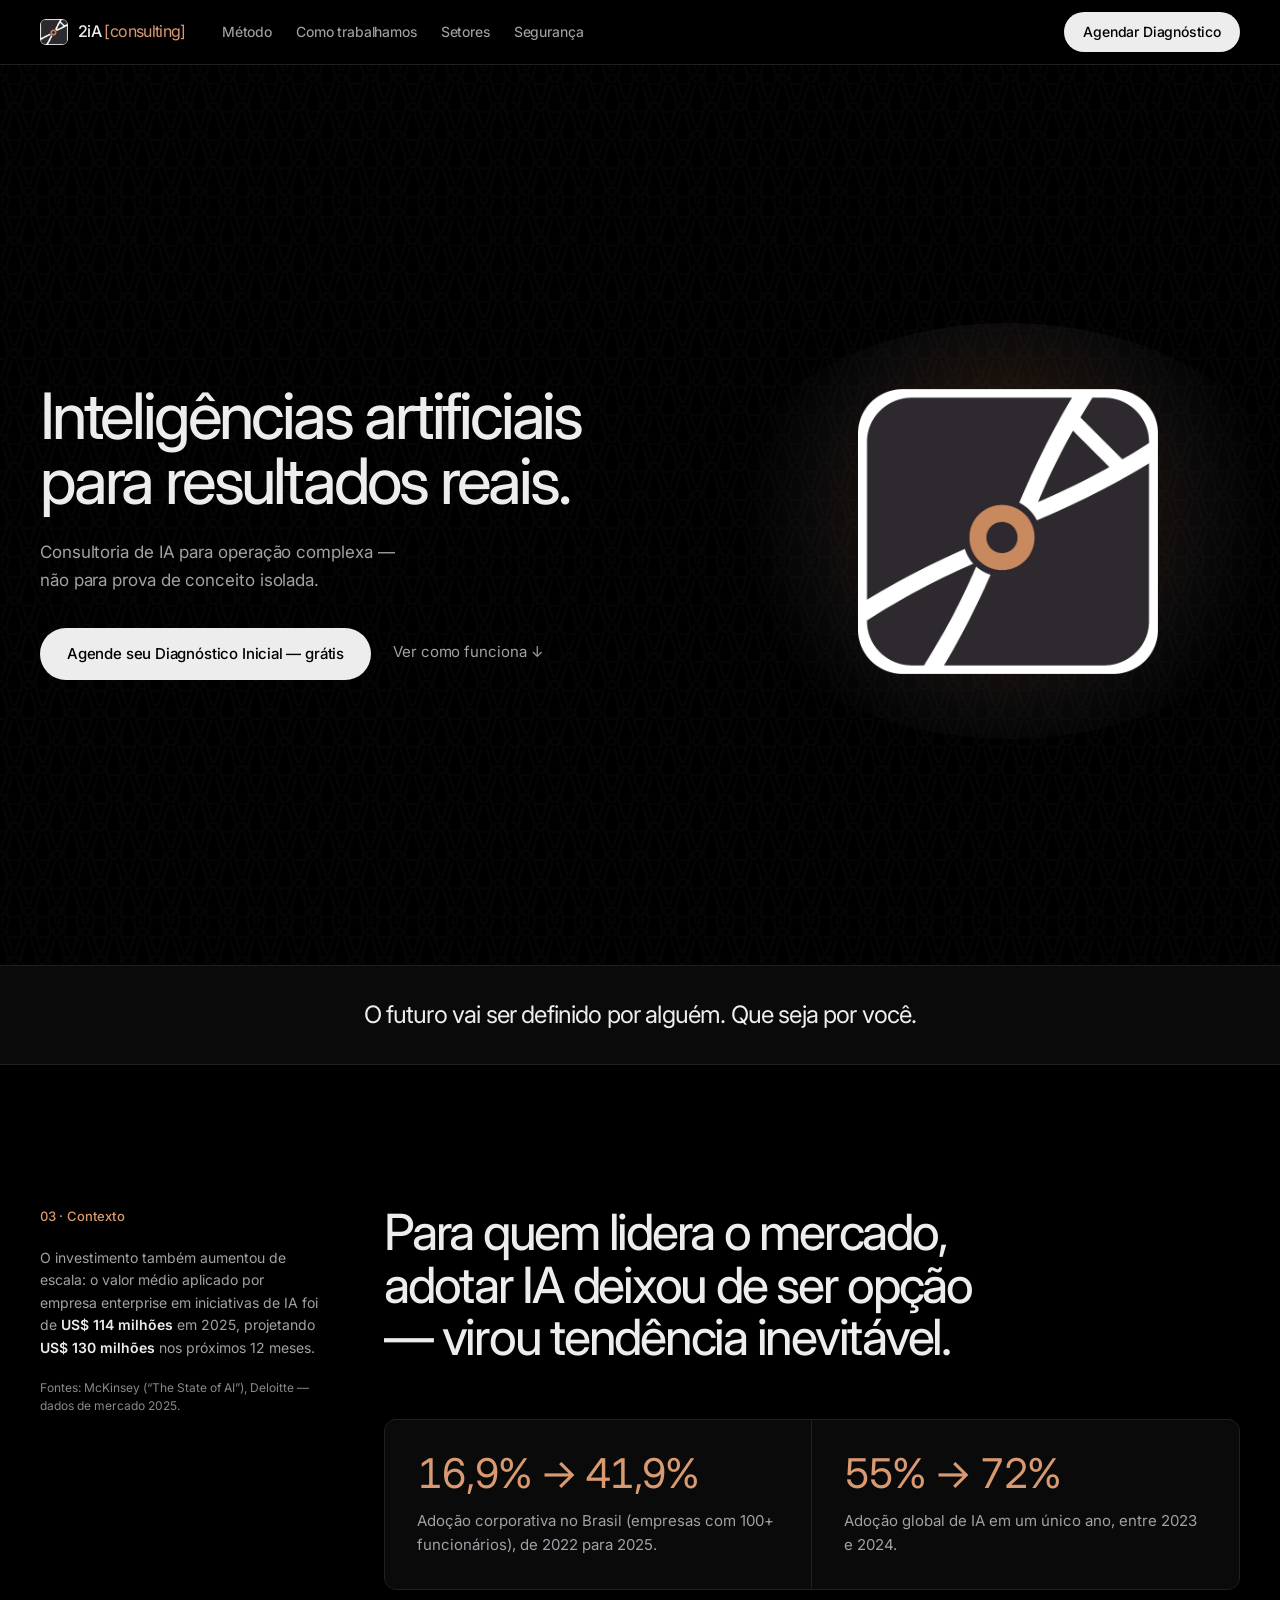
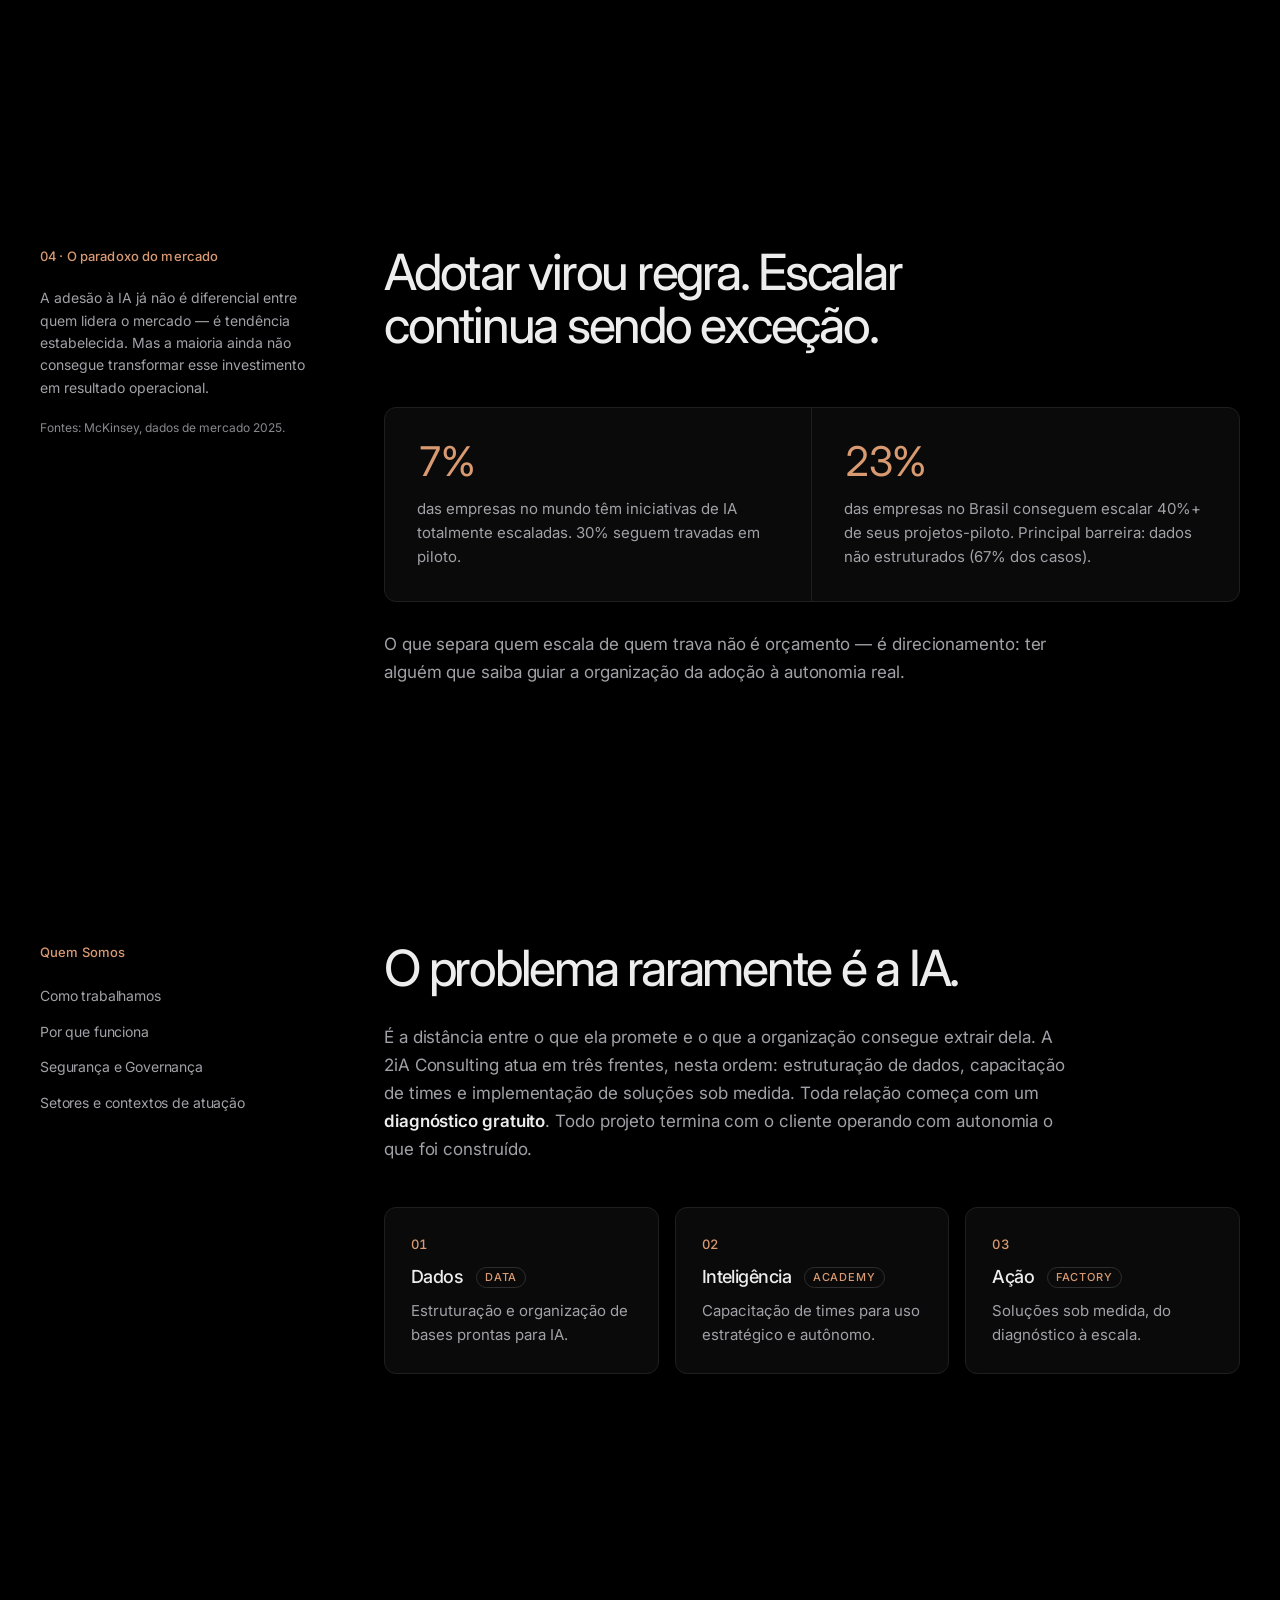
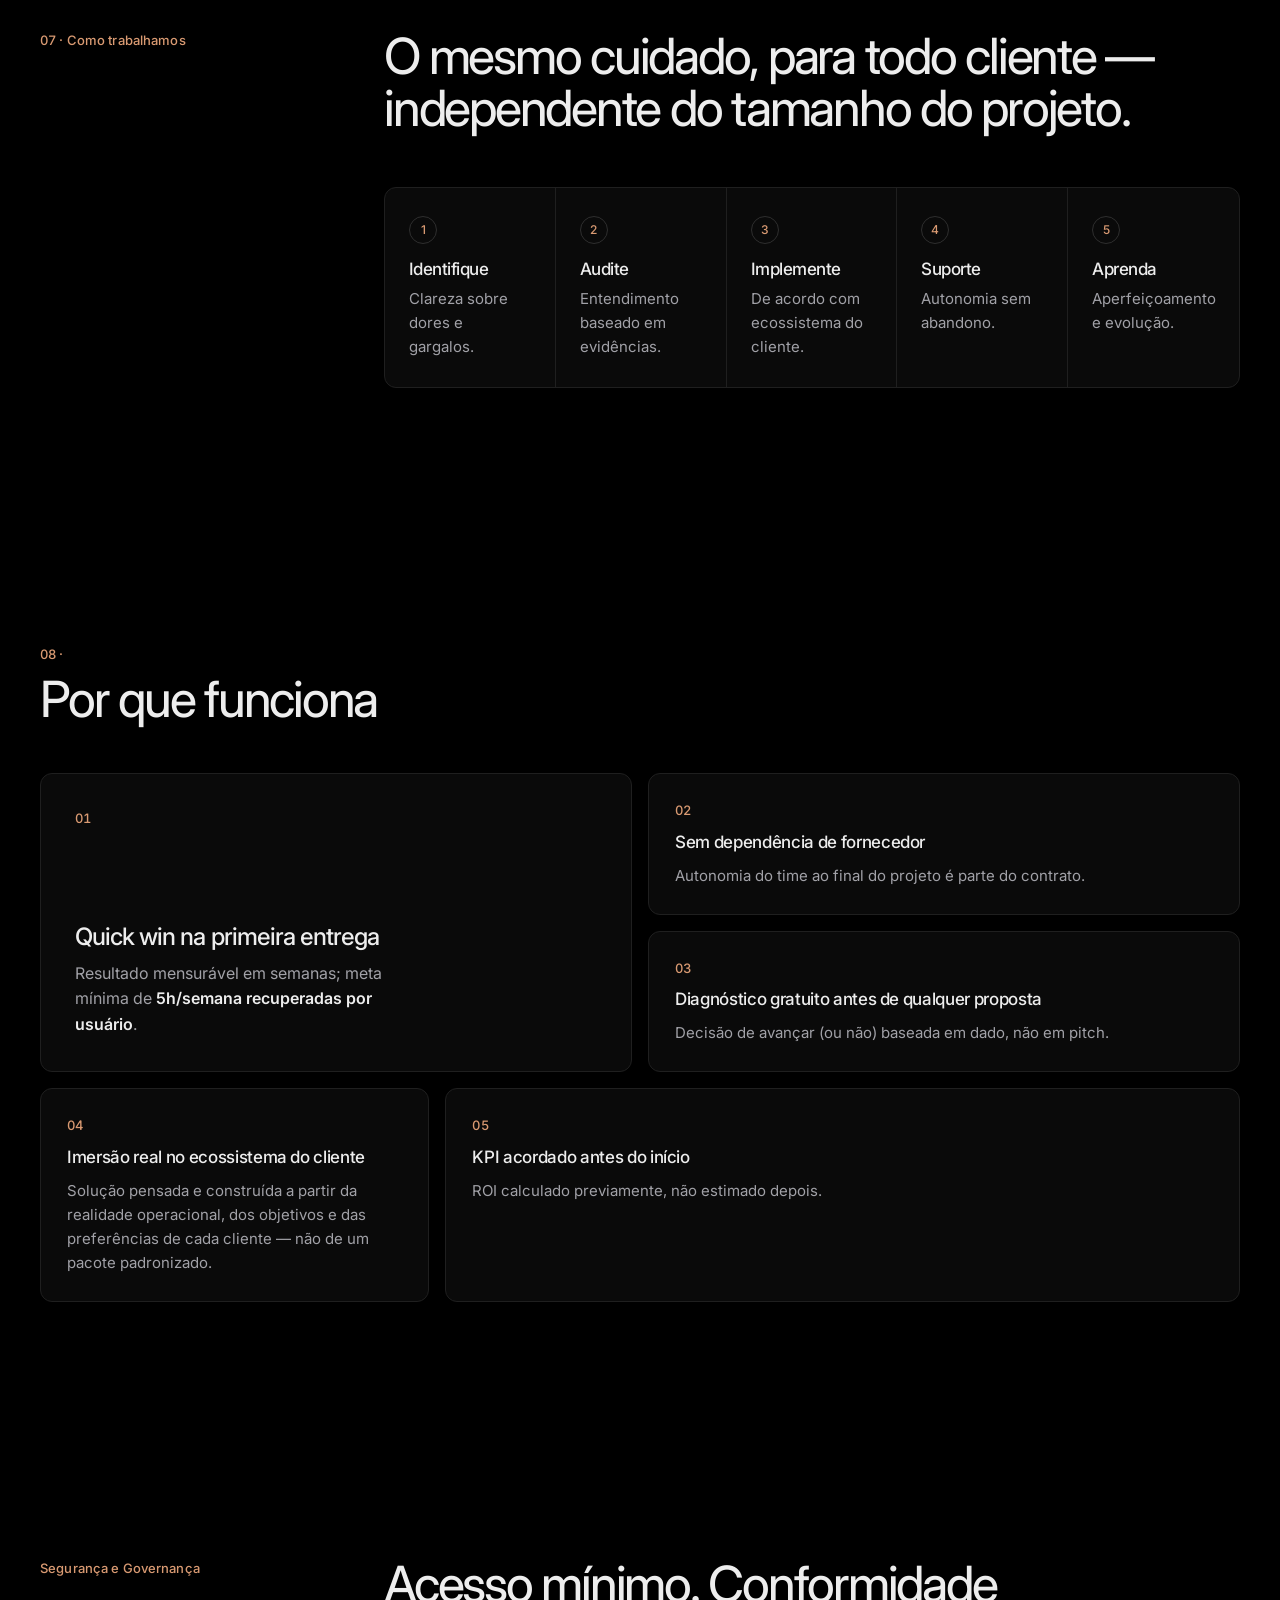
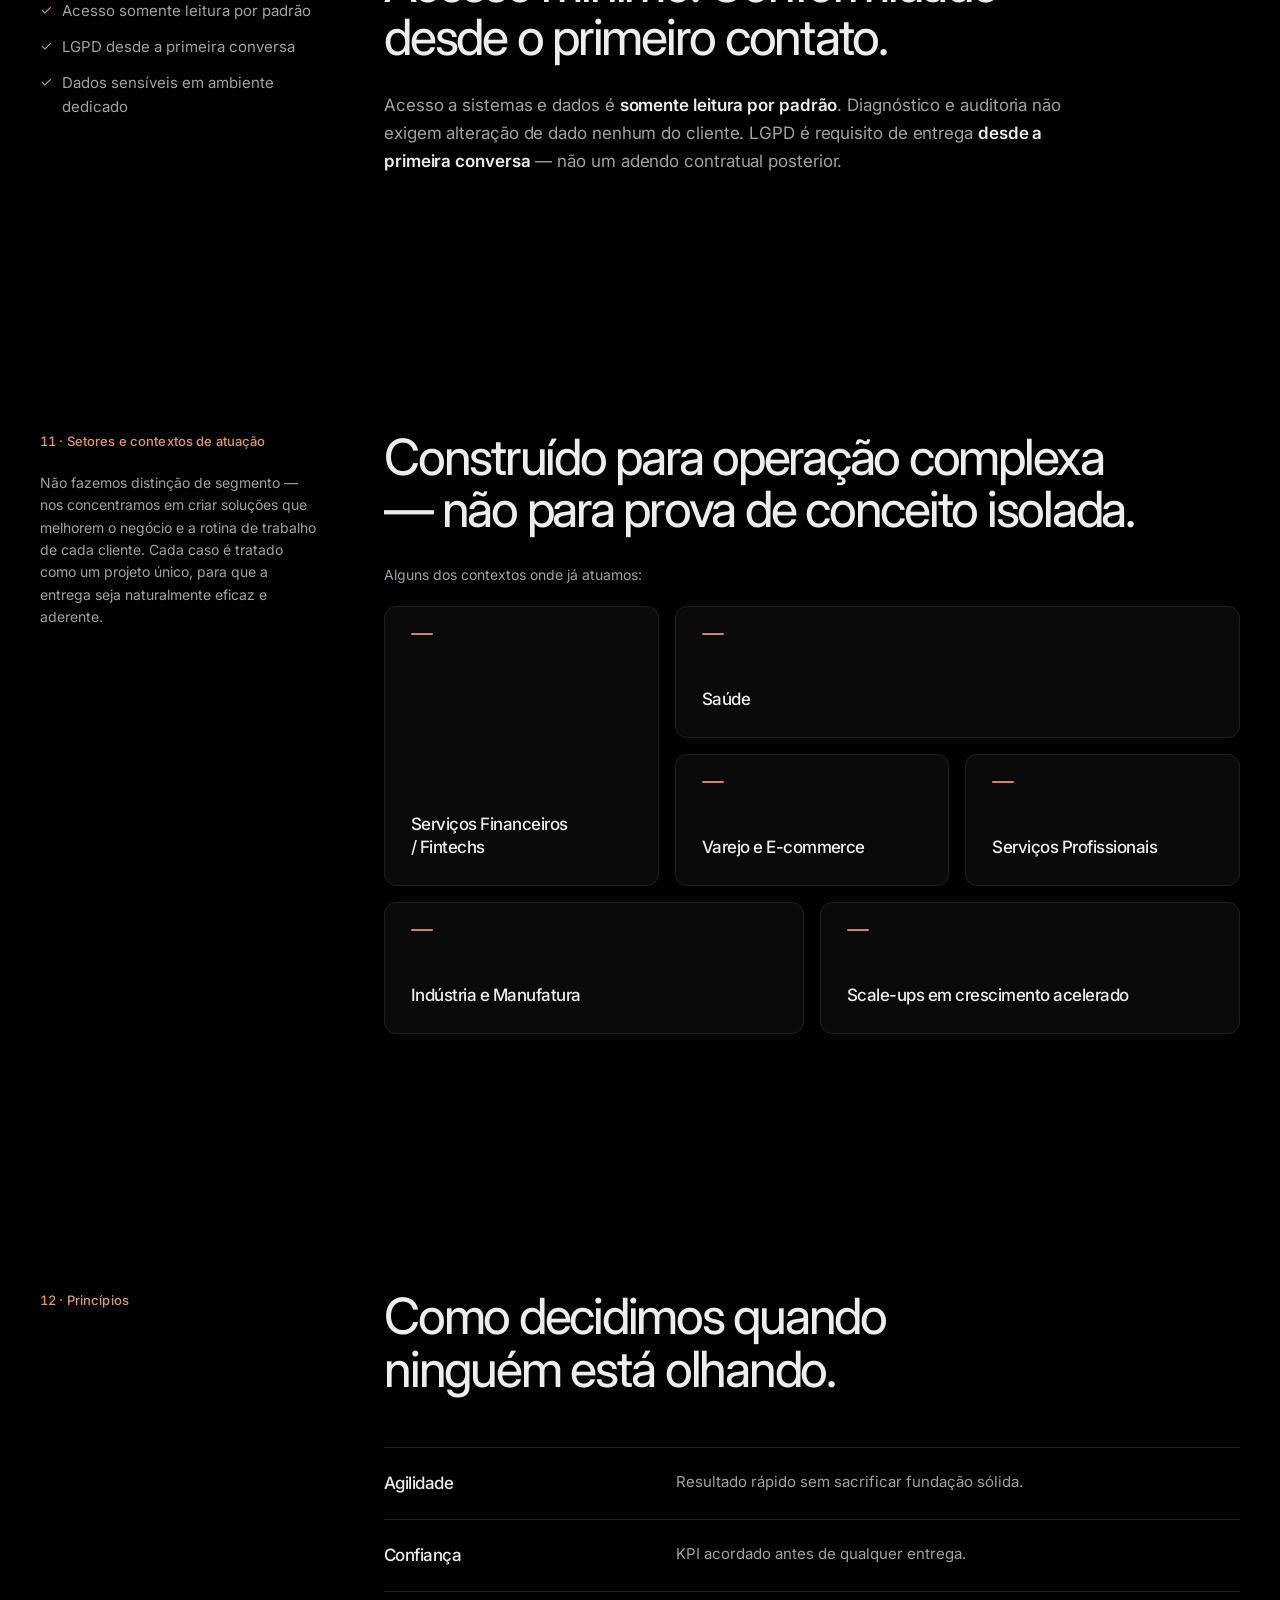
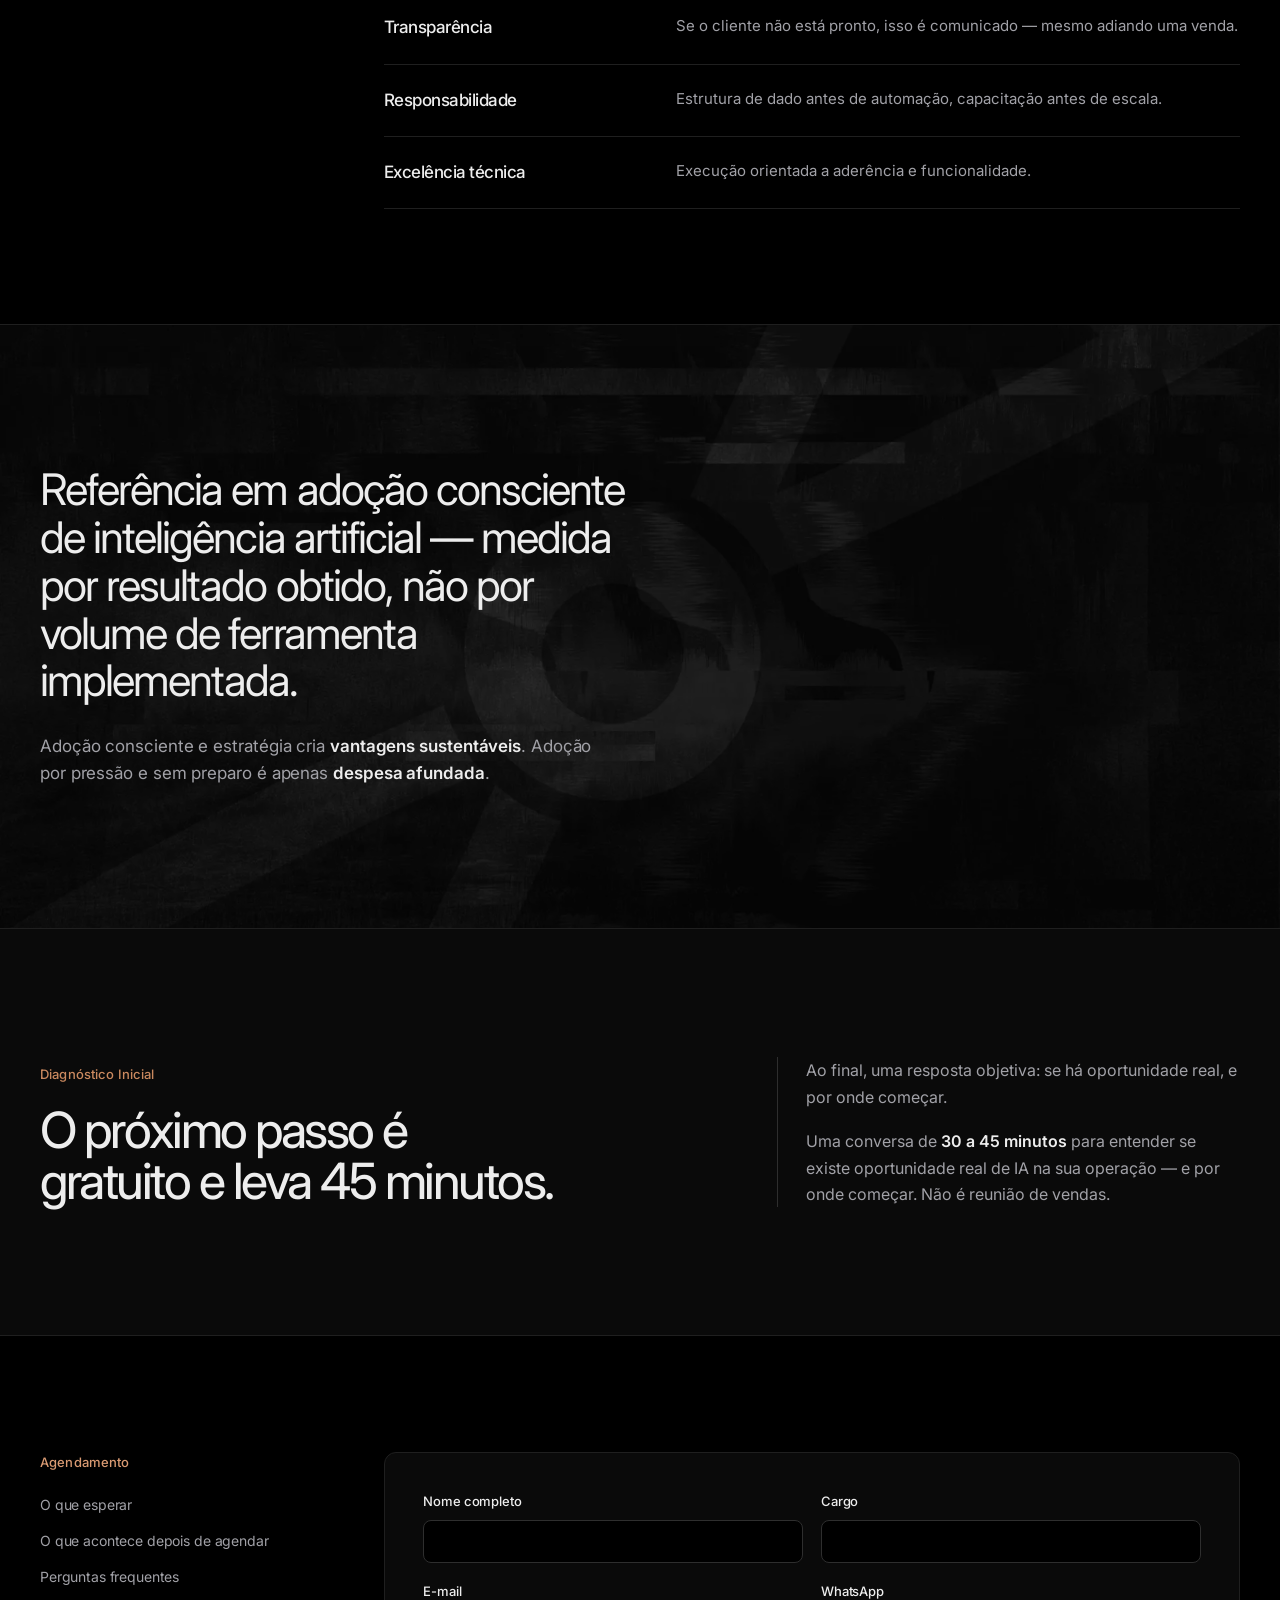
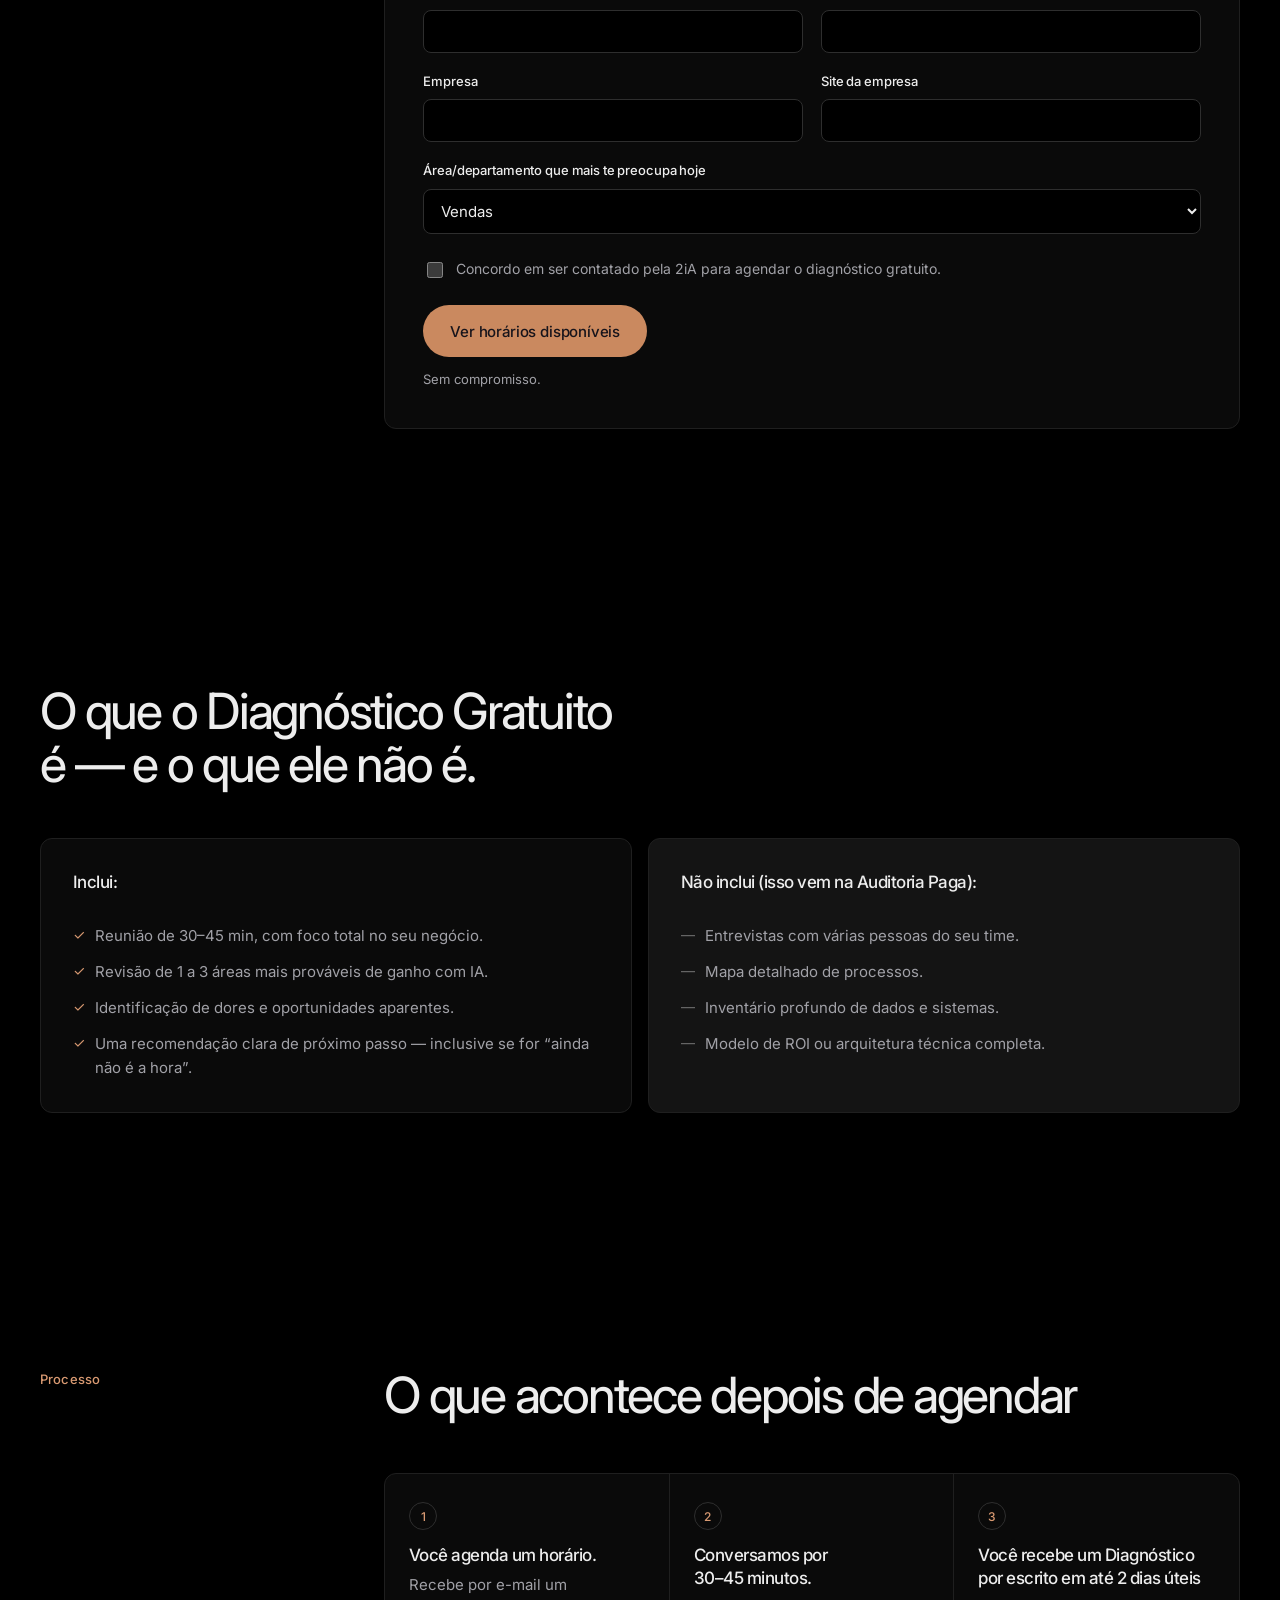
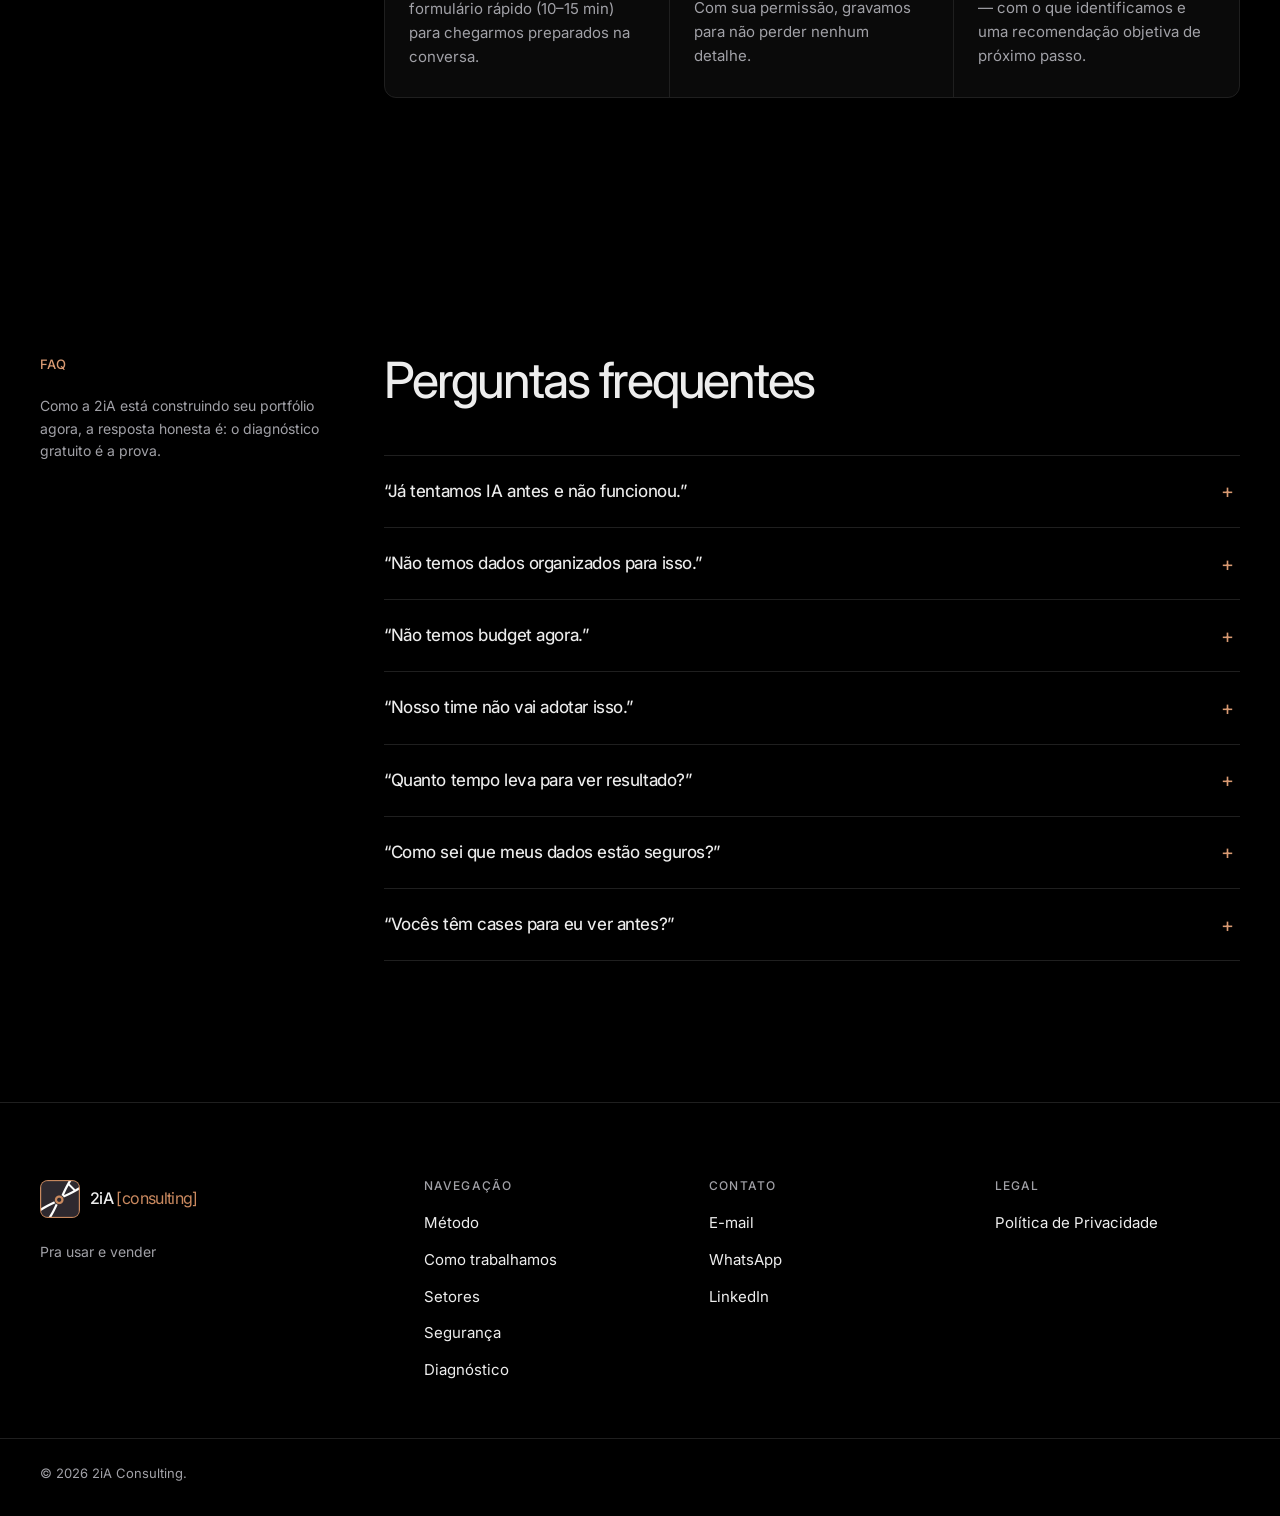
<file: v4/index.html>
<!doctype html>
<html lang="pt-BR">
  <head>
    <meta charset="utf-8" />
    <meta name="viewport" content="width=device-width, initial-scale=1" />
    <!-- síncrono e no topo: precisa marcar .js antes da 1ª pintura, senão
         o CSS de revelação (que só existe sob .js) causa um flash de
         conteúdo visível-depois-oculto -->
    <script>
      document.documentElement.classList.add("js");
    </script>
    <!-- prettier-ignore -->
    <title>2iA Consulting — Inteligências artificiais para resultados reais</title>
    <meta
      name="description"
      content="Consultoria de IA para operação complexa — não para prova de conceito isolada."
    />
    <link rel="preconnect" href="https://fonts.googleapis.com" />
    <link rel="preconnect" href="https://fonts.gstatic.com" crossorigin />
    <link
      href="https://fonts.googleapis.com/css2?family=Inter:wght@400;450;500;600&display=swap"
      rel="stylesheet"
    />
    <link rel="stylesheet" href="styles.css" />
  </head>
  <body>
    <a class="skip" href="#hero">Ir para o conteúdo</a>

    <header class="hdr">
      <div class="hdr__in">
        <a class="lockup" href="#hero">
          <img
            class="lockup__mark"
            src="../assets/logo-branca.webp"
            alt=""
            width="28"
            height="27"
          />
          <span class="lockup__txt"
            >2iA <span class="lockup__sub">[consulting]</span></span
          >
        </a>

        <nav class="hdr__nav" aria-label="Navegação principal">
          <a href="#metodo">Método</a>
          <a href="#como-trabalhamos">Como trabalhamos</a>
          <a href="#setores">Setores</a>
          <a href="#seguranca">Segurança</a>
        </nav>

        <div class="hdr__cta">
          <a class="btn btn--solid" href="#diagnostico">Agendar Diagnóstico</a>
        </div>
      </div>
    </header>

    <main>
      <!-- ============ HERO — grid assimétrico de 2 zonas ============ -->
      <section class="hero" id="hero">
        <span class="hero__pattern" aria-hidden="true"></span>
        <div class="wrap hero__grid">
          <div class="hero__lead">
            <h1>Inteligências artificiais para resultados reais.</h1>
            <p class="hero__sub">
              Consultoria de IA para operação complexa — não para prova de
              conceito isolada.
            </p>
            <div class="hero__btns">
              <a class="btn btn--solid btn--lg" href="#diagnostico"
                >Agende seu Diagnóstico Inicial — grátis</a
              >
              <a class="hero__link" href="#metodo">Ver como funciona ↓</a>
            </div>
          </div>

          <div class="hero__mark">
            <span class="hero__glow" aria-hidden="true"></span>
            <img
              src="../assets/logo-branca.webp"
              alt="Marca da 2iA Consulting"
              width="640"
              height="608"
            />
          </div>
        </div>
      </section>

      <!-- ============ MANIFESTO — faixa fina abaixo do hero ============ -->
      <section class="band" aria-label="Manifesto" data-reveal>
        <div class="wrap">
          <p class="band__line">
            O futuro vai ser definido por alguém. Que seja por você.
          </p>
        </div>
      </section>

      <!-- ============ 03 · CONTEXTO ============ -->
      <section class="sec" id="contexto" data-reveal>
        <div class="wrap split">
          <div class="split__aside">
            <p class="kicker"><span class="kicker__n">03</span> · Contexto</p>
            <p class="aside__note">
              O investimento também aumentou de escala: o valor médio aplicado
              por empresa enterprise em iniciativas de IA foi de
              <strong>US$ 114 milhões</strong> em 2025, projetando
              <strong>US$ 130 milhões</strong> nos próximos 12 meses.
            </p>
            <p class="src">
              Fontes: McKinsey (“The State of AI”), Deloitte — dados de mercado
              2025.
            </p>
          </div>
          <div class="split__main">
            <h2>
              Para quem lidera o mercado, adotar IA deixou de ser opção — virou
              tendência inevitável.
            </h2>
            <div class="stats">
              <div class="stat">
                <p class="stat__n">16,9% → 41,9%</p>
                <p class="stat__d">
                  Adoção corporativa no Brasil (empresas com 100+ funcionários),
                  de 2022 para 2025.
                </p>
              </div>
              <div class="stat">
                <p class="stat__n">55% → 72%</p>
                <p class="stat__d">
                  Adoção global de IA em um único ano, entre 2023 e 2024.
                </p>
              </div>
            </div>
          </div>
        </div>
      </section>

      <!-- ============ 04 · O PARADOXO DO MERCADO ============ -->
      <section class="sec sec--tight" id="paradoxo" data-reveal>
        <div class="wrap split">
          <div class="split__aside">
            <p class="kicker">
              <span class="kicker__n">04</span> · O paradoxo do mercado
            </p>
            <p class="aside__note">
              A adesão à IA já não é diferencial entre quem lidera o mercado — é
              tendência estabelecida. Mas a maioria ainda não consegue
              transformar esse investimento em resultado operacional.
            </p>
            <p class="src">Fontes: McKinsey, dados de mercado 2025.</p>
          </div>
          <div class="split__main">
            <h2>Adotar virou regra. Escalar continua sendo exceção.</h2>
            <div class="stats">
              <div class="stat">
                <p class="stat__n">7%</p>
                <p class="stat__d">
                  das empresas no mundo têm iniciativas de IA totalmente
                  escaladas. 30% seguem travadas em piloto.
                </p>
              </div>
              <div class="stat">
                <p class="stat__n">23%</p>
                <p class="stat__d">
                  das empresas no Brasil conseguem escalar 40%+ de seus
                  projetos-piloto. Principal barreira: dados não estruturados
                  (67% dos casos).
                </p>
              </div>
            </div>
            <p class="lede">
              O que separa quem escala de quem trava não é orçamento — é
              direcionamento: ter alguém que saiba guiar a organização da adoção
              à autonomia real.
            </p>
          </div>
        </div>
      </section>

      <!-- ============ QUEM SOMOS + MÉTODO ============ -->
      <section class="sec" id="metodo" data-reveal>
        <div class="wrap split">
          <div class="split__aside">
            <p class="kicker">Quem Somos</p>
            <ul class="aside__list">
              <li><a href="#como-trabalhamos">Como trabalhamos</a></li>
              <li><a href="#por-que-funciona">Por que funciona</a></li>
              <li><a href="#seguranca">Segurança e Governança</a></li>
              <li><a href="#setores">Setores e contextos de atuação</a></li>
            </ul>
          </div>
          <div class="split__main">
            <h2>O problema raramente é a IA.</h2>
            <p class="lede">
              É a distância entre o que ela promete e o que a organização
              consegue extrair dela. A 2iA Consulting atua em três frentes,
              nesta ordem: estruturação de dados, capacitação de times e
              implementação de soluções sob medida. Toda relação começa com um
              <strong>diagnóstico gratuito</strong>. Todo projeto termina com o
              cliente operando com autonomia o que foi construído.
            </p>

            <div class="fronts">
              <article class="card card--front">
                <p class="card__n">01</p>
                <h3>Dados <span class="tag">DATA</span></h3>
                <p>Estruturação e organização de bases prontas para IA.</p>
              </article>
              <article class="card card--front">
                <p class="card__n">02</p>
                <h3>Inteligência <span class="tag">ACADEMY</span></h3>
                <p>Capacitação de times para uso estratégico e autônomo.</p>
              </article>
              <article class="card card--front">
                <p class="card__n">03</p>
                <h3>Ação <span class="tag">FACTORY</span></h3>
                <p>Soluções sob medida, do diagnóstico à escala.</p>
              </article>
            </div>
          </div>
        </div>
      </section>

      <!-- ============ 07 · COMO TRABALHAMOS ============ -->
      <section class="sec sec--tight" id="como-trabalhamos" data-reveal>
        <div class="wrap split">
          <div class="split__aside">
            <p class="kicker">
              <span class="kicker__n">07</span> · Como trabalhamos
            </p>
          </div>
          <div class="split__main">
            <h2>
              O mesmo cuidado, para todo cliente — independente do tamanho do
              projeto.
            </h2>
            <ol class="steps">
              <li>
                <span class="steps__n">1</span>
                <div>
                  <h3>Identifique</h3>
                  <p>Clareza sobre dores e gargalos.</p>
                </div>
              </li>
              <li>
                <span class="steps__n">2</span>
                <div>
                  <h3>Audite</h3>
                  <p>Entendimento baseado em evidências.</p>
                </div>
              </li>
              <li>
                <span class="steps__n">3</span>
                <div>
                  <h3>Implemente</h3>
                  <p>De acordo com ecossistema do cliente.</p>
                </div>
              </li>
              <li>
                <span class="steps__n">4</span>
                <div>
                  <h3>Suporte</h3>
                  <p>Autonomia sem abandono.</p>
                </div>
              </li>
              <li>
                <span class="steps__n">5</span>
                <div>
                  <h3>Aprenda</h3>
                  <p>Aperfeiçoamento e evolução.</p>
                </div>
              </li>
            </ol>
          </div>
        </div>
      </section>

      <!-- ============ 08 · POR QUE FUNCIONA — bento ============ -->
      <section class="sec" id="por-que-funciona" data-reveal>
        <div class="wrap">
          <p class="kicker kicker--wide"><span class="kicker__n">08</span> ·</p>
          <h2 class="h2--wide">Por que funciona</h2>

          <div class="bento bento--why">
            <article class="card card--tall">
              <p class="card__n">01</p>
              <h3>Quick win na primeira entrega</h3>
              <p>
                Resultado mensurável em semanas; meta mínima de
                <strong>5h/semana recuperadas por usuário</strong>.
              </p>
            </article>
            <article class="card">
              <p class="card__n">02</p>
              <h3>Sem dependência de fornecedor</h3>
              <p>Autonomia do time ao final do projeto é parte do contrato.</p>
            </article>
            <article class="card">
              <p class="card__n">03</p>
              <h3>Diagnóstico gratuito antes de qualquer proposta</h3>
              <p>Decisão de avançar (ou não) baseada em dado, não em pitch.</p>
            </article>
            <article class="card">
              <p class="card__n">04</p>
              <h3>Imersão real no ecossistema do cliente</h3>
              <p>
                Solução pensada e construída a partir da realidade operacional,
                dos objetivos e das preferências de cada cliente — não de um
                pacote padronizado.
              </p>
            </article>
            <article class="card">
              <p class="card__n">05</p>
              <h3>KPI acordado antes do início</h3>
              <p>ROI calculado previamente, não estimado depois.</p>
            </article>
          </div>
        </div>
      </section>

      <!-- ============ SEGURANÇA E GOVERNANÇA ============ -->
      <section class="sec sec--tight" id="seguranca" data-reveal>
        <div class="wrap split">
          <div class="split__aside">
            <p class="kicker">Segurança e Governança</p>
            <ul class="check">
              <li>Acesso somente leitura por padrão</li>
              <li>LGPD desde a primeira conversa</li>
              <li>Dados sensíveis em ambiente dedicado</li>
            </ul>
          </div>
          <div class="split__main">
            <h2>Acesso mínimo. Conformidade desde o primeiro contato.</h2>
            <p class="lede">
              Acesso a sistemas e dados é
              <strong>somente leitura por padrão</strong>. Diagnóstico e
              auditoria não exigem alteração de dado nenhum do cliente. LGPD é
              requisito de entrega <strong>desde a primeira conversa</strong> —
              não um adendo contratual posterior.
            </p>
          </div>
        </div>
      </section>

      <!-- ============ 11 · SETORES — bento ============ -->
      <section class="sec" id="setores" data-reveal>
        <div class="wrap split">
          <div class="split__aside">
            <p class="kicker">
              <span class="kicker__n">11</span> · Setores e contextos de atuação
            </p>
            <p class="aside__note">
              Não fazemos distinção de segmento — nos concentramos em criar
              soluções que melhorem o negócio e a rotina de trabalho de cada
              cliente. Cada caso é tratado como um projeto único, para que a
              entrega seja naturalmente eficaz e aderente.
            </p>
          </div>
          <div class="split__main">
            <h2>
              Construído para operação complexa — não para prova de conceito
              isolada.
            </h2>
            <p class="eyebrow">Alguns dos contextos onde já atuamos:</p>
            <div class="bento bento--sectors">
              <article class="card card--sector">
                <h3>Serviços Financeiros / Fintechs</h3>
              </article>
              <article class="card card--sector"><h3>Saúde</h3></article>
              <article class="card card--sector">
                <h3>Varejo e E-commerce</h3>
              </article>
              <article class="card card--sector">
                <h3>Serviços Profissionais</h3>
              </article>
              <article class="card card--sector">
                <h3>Indústria e Manufatura</h3>
              </article>
              <article class="card card--sector">
                <h3>Scale-ups em crescimento acelerado</h3>
              </article>
            </div>
          </div>
        </div>
      </section>

      <!-- ============ 12 · PRINCÍPIOS ============ -->
      <section class="sec sec--tight" id="principios" data-reveal>
        <div class="wrap split">
          <div class="split__aside">
            <p class="kicker"><span class="kicker__n">12</span> · Princípios</p>
          </div>
          <div class="split__main">
            <h2>Como decidimos quando ninguém está olhando.</h2>
            <dl class="prin">
              <div>
                <dt>Agilidade</dt>
                <dd>Resultado rápido sem sacrificar fundação sólida.</dd>
              </div>
              <div>
                <dt>Confiança</dt>
                <dd>KPI acordado antes de qualquer entrega.</dd>
              </div>
              <div>
                <dt>Transparência</dt>
                <dd>
                  Se o cliente não está pronto, isso é comunicado — mesmo
                  adiando uma venda.
                </dd>
              </div>
              <div>
                <dt>Responsabilidade</dt>
                <dd>
                  Estrutura de dado antes de automação, capacitação antes de
                  escala.
                </dd>
              </div>
              <div>
                <dt>Excelência técnica</dt>
                <dd>Execução orientada a aderência e funcionalidade.</dd>
              </div>
            </dl>
          </div>
        </div>
      </section>

      <!-- ============ VISÃO DE FUTURO ============ -->
      <section class="sec vision" aria-label="Visão de futuro" data-reveal>
        <div class="wrap">
          <p class="vision__line">
            Referência em adoção consciente de inteligência artificial — medida
            por resultado obtido, não por volume de ferramenta implementada.
          </p>
          <p class="vision__sub">
            Adoção consciente e estratégia cria
            <strong>vantagens sustentáveis</strong>. Adoção por pressão e sem
            preparo é apenas <strong>despesa afundada</strong>.
          </p>
        </div>
      </section>

      <!-- ============ DIAGNÓSTICO — bloco escuro ============ -->
      <section class="dark" id="diagnostico" data-reveal>
        <div class="wrap dark__grid">
          <div>
            <p class="kicker kicker--onDark">Diagnóstico Inicial</p>
            <h2 class="dark__h">
              O próximo passo é gratuito e leva 45 minutos.
            </h2>
          </div>
          <div class="dark__copy">
            <p>
              Ao final, uma resposta objetiva: se há oportunidade real, e por
              onde começar.
            </p>
            <p>
              Uma conversa de <strong>30 a 45 minutos</strong> para entender se
              existe oportunidade real de IA na sua operação — e por onde
              começar. Não é reunião de vendas.
            </p>
          </div>
        </div>
      </section>

      <!-- ============ FORMULÁRIO ============ -->
      <section class="sec sec--tight" id="agendar" data-reveal>
        <div class="wrap split">
          <div class="split__aside">
            <p class="kicker">Agendamento</p>
            <ul class="aside__list">
              <li><a href="#o-que-esperar">O que esperar</a></li>
              <li><a href="#depois">O que acontece depois de agendar</a></li>
              <li><a href="#faq">Perguntas frequentes</a></li>
            </ul>
          </div>
          <div class="split__main">
            <form class="form" action="#agendar" method="get">
              <div class="form__grid">
                <p class="field">
                  <label for="f-nome">Nome completo</label>
                  <input
                    id="f-nome"
                    name="nome"
                    type="text"
                    autocomplete="name"
                  />
                </p>
                <p class="field">
                  <label for="f-cargo">Cargo</label>
                  <input
                    id="f-cargo"
                    name="cargo"
                    type="text"
                    autocomplete="organization-title"
                  />
                </p>
                <p class="field">
                  <label for="f-email">E-mail</label>
                  <input
                    id="f-email"
                    name="email"
                    type="email"
                    autocomplete="email"
                  />
                </p>
                <p class="field">
                  <label for="f-whats">WhatsApp</label>
                  <input
                    id="f-whats"
                    name="whatsapp"
                    type="tel"
                    autocomplete="tel"
                  />
                </p>
                <p class="field">
                  <label for="f-empresa">Empresa</label>
                  <input
                    id="f-empresa"
                    name="empresa"
                    type="text"
                    autocomplete="organization"
                  />
                </p>
                <p class="field">
                  <label for="f-site">Site da empresa</label>
                  <input
                    id="f-site"
                    name="site"
                    type="url"
                    autocomplete="url"
                  />
                </p>
                <p class="field field--full">
                  <label for="f-area"
                    >Área/departamento que mais te preocupa hoje</label
                  >
                  <select id="f-area" name="area">
                    <option value="vendas">Vendas</option>
                    <option value="marketing">Marketing</option>
                    <option value="suporte">Suporte/Atendimento</option>
                    <option value="operacoes">Operações</option>
                    <option value="financeiro">Financeiro</option>
                    <option value="rh">RH</option>
                    <option value="gestao">Gestão/Decisão</option>
                    <option value="outro">Outro</option>
                  </select>
                </p>
              </div>

              <p class="consent">
                <input id="f-ok" name="consentimento" type="checkbox" />
                <label for="f-ok"
                  >Concordo em ser contatado pela 2iA para agendar o diagnóstico
                  gratuito.</label
                >
              </p>

              <button class="btn btn--accent btn--lg" type="submit">
                Ver horários disponíveis
              </button>
              <p class="micro">Sem compromisso.</p>
            </form>
          </div>
        </div>
      </section>

      <!-- ============ O QUE ESPERAR ============ -->
      <section class="sec" id="o-que-esperar" data-reveal>
        <div class="wrap">
          <h2 class="h2--wide">
            O que o Diagnóstico Gratuito é — e o que ele não é.
          </h2>
          <div class="duo">
            <article class="card card--pad">
              <h3 class="duo__h">Inclui:</h3>
              <ul class="check">
                <li>Reunião de 30–45 min, com foco total no seu negócio.</li>
                <li>Revisão de 1 a 3 áreas mais prováveis de ganho com IA.</li>
                <li>Identificação de dores e oportunidades aparentes.</li>
                <li>
                  Uma recomendação clara de próximo passo — inclusive se for
                  “ainda não é a hora”.
                </li>
              </ul>
            </article>
            <article class="card card--pad card--muted">
              <h3 class="duo__h">Não inclui (isso vem na Auditoria Paga):</h3>
              <ul class="cross">
                <li>Entrevistas com várias pessoas do seu time.</li>
                <li>Mapa detalhado de processos.</li>
                <li>Inventário profundo de dados e sistemas.</li>
                <li>Modelo de ROI ou arquitetura técnica completa.</li>
              </ul>
            </article>
          </div>
        </div>
      </section>

      <!-- ============ O QUE ACONTECE DEPOIS ============ -->
      <section class="sec sec--tight" id="depois" data-reveal>
        <div class="wrap split">
          <div class="split__aside">
            <p class="kicker">Processo</p>
          </div>
          <div class="split__main">
            <h2>O que acontece depois de agendar</h2>
            <ol class="steps steps--3">
              <li>
                <span class="steps__n">1</span>
                <div>
                  <h3>Você agenda um horário.</h3>
                  <p>
                    Recebe por e-mail um formulário rápido (10–15 min) para
                    chegarmos preparados na conversa.
                  </p>
                </div>
              </li>
              <li>
                <span class="steps__n">2</span>
                <div>
                  <h3>Conversamos por 30–45 minutos.</h3>
                  <p>
                    Com sua permissão, gravamos para não perder nenhum detalhe.
                  </p>
                </div>
              </li>
              <li>
                <span class="steps__n">3</span>
                <div>
                  <h3>
                    Você recebe um Diagnóstico por escrito em até 2 dias úteis
                  </h3>
                  <p>
                    — com o que identificamos e uma recomendação objetiva de
                    próximo passo.
                  </p>
                </div>
              </li>
            </ol>
          </div>
        </div>
      </section>

      <!-- ============ FAQ ============ -->
      <section class="sec" id="faq" data-reveal>
        <div class="wrap split">
          <div class="split__aside">
            <p class="kicker">FAQ</p>
            <p class="aside__note">
              Como a 2iA está construindo seu portfólio agora, a resposta
              honesta é: o diagnóstico gratuito é a prova.
            </p>
          </div>
          <div class="split__main">
            <h2>Perguntas frequentes</h2>
            <div class="faq">
              <details>
                <summary>“Já tentamos IA antes e não funcionou.”</summary>
                <p>
                  Por isso começamos pelo diagnóstico gratuito — mapeamos o que
                  travou antes (geralmente arquitetura ou capacitação, não a
                  tecnologia em si) antes de propor qualquer coisa nova.
                </p>
              </details>
              <details>
                <summary>“Não temos dados organizados para isso.”</summary>
                <p>
                  Isso é normal — é o ponto de partida de praticamente todo
                  projeto que fazemos. Estruturar dado é a primeira das nossas
                  três frentes, não um pré-requisito que falta pra te atender.
                </p>
              </details>
              <details>
                <summary>“Não temos budget agora.”</summary>
                <p>
                  O diagnóstico é gratuito de qualquer forma. Se não for o
                  momento, dizemos isso com clareza — e você decide quando
                  retomar.
                </p>
              </details>
              <details>
                <summary>“Nosso time não vai adotar isso.”</summary>
                <p>
                  Capacitação faz parte do método, não é um extra. Formamos
                  pessoas do seu time para validar a solução antes de qualquer
                  escala.
                </p>
              </details>
              <details>
                <summary>“Quanto tempo leva para ver resultado?”</summary>
                <p>
                  Isso depende do que a Auditoria Paga identificar como
                  prioridade. O que é fixo é a meta —
                  <strong
                    >mínimo de 5 horas por semana recuperadas por
                    usuário</strong
                  >
                  — e acompanhamento constante durante toda a implementação.
                </p>
              </details>
              <details>
                <summary>“Como sei que meus dados estão seguros?”</summary>
                <p>
                  Acesso é somente leitura por padrão. LGPD é requisito desde a
                  primeira conversa — não um adendo contratual depois.
                </p>
              </details>
              <details>
                <summary>“Vocês têm cases para eu ver antes?”</summary>
                <p>
                  Como a 2iA está construindo seu portfólio agora, a resposta
                  honesta é:
                  <strong>o diagnóstico gratuito é a prova</strong>. Sem risco,
                  sem custo, você vê nosso método em ação antes de decidir
                  qualquer coisa.
                </p>
              </details>
            </div>
          </div>
        </div>
      </section>
    </main>

    <!-- ============ RODAPÉ ============ -->
    <footer class="ft">
      <div class="wrap ft__grid">
        <div class="ft__brand">
          <a class="lockup lockup--dark" href="#hero">
            <img
              class="lockup__mark"
              src="../assets/logo-laranja.webp"
              alt=""
              width="40"
              height="38"
            />
            <span class="lockup__txt"
              >2iA <span class="lockup__sub">[consulting]</span></span
            >
          </a>
          <p class="ft__sig">Pra usar e vender</p>
        </div>

        <nav class="ft__col" aria-label="Navegação do rodapé">
          <h2 class="ft__h">Navegação</h2>
          <ul>
            <li><a href="#metodo">Método</a></li>
            <li><a href="#como-trabalhamos">Como trabalhamos</a></li>
            <li><a href="#setores">Setores</a></li>
            <li><a href="#seguranca">Segurança</a></li>
            <li><a href="#diagnostico">Diagnóstico</a></li>
          </ul>
        </nav>

        <div class="ft__col">
          <h2 class="ft__h">Contato</h2>
          <ul>
            <li><a href="#">E-mail</a></li>
            <li><a href="#">WhatsApp</a></li>
            <li><a href="#">LinkedIn</a></li>
          </ul>
        </div>

        <div class="ft__col">
          <h2 class="ft__h">Legal</h2>
          <ul>
            <li><a href="#">Política de Privacidade</a></li>
          </ul>
        </div>
      </div>
      <div class="wrap ft__base">
        <p>© 2026 2iA Consulting.</p>
      </div>
    </footer>
    <script src="main.js" defer></script>
  </body>
</html>
</file>
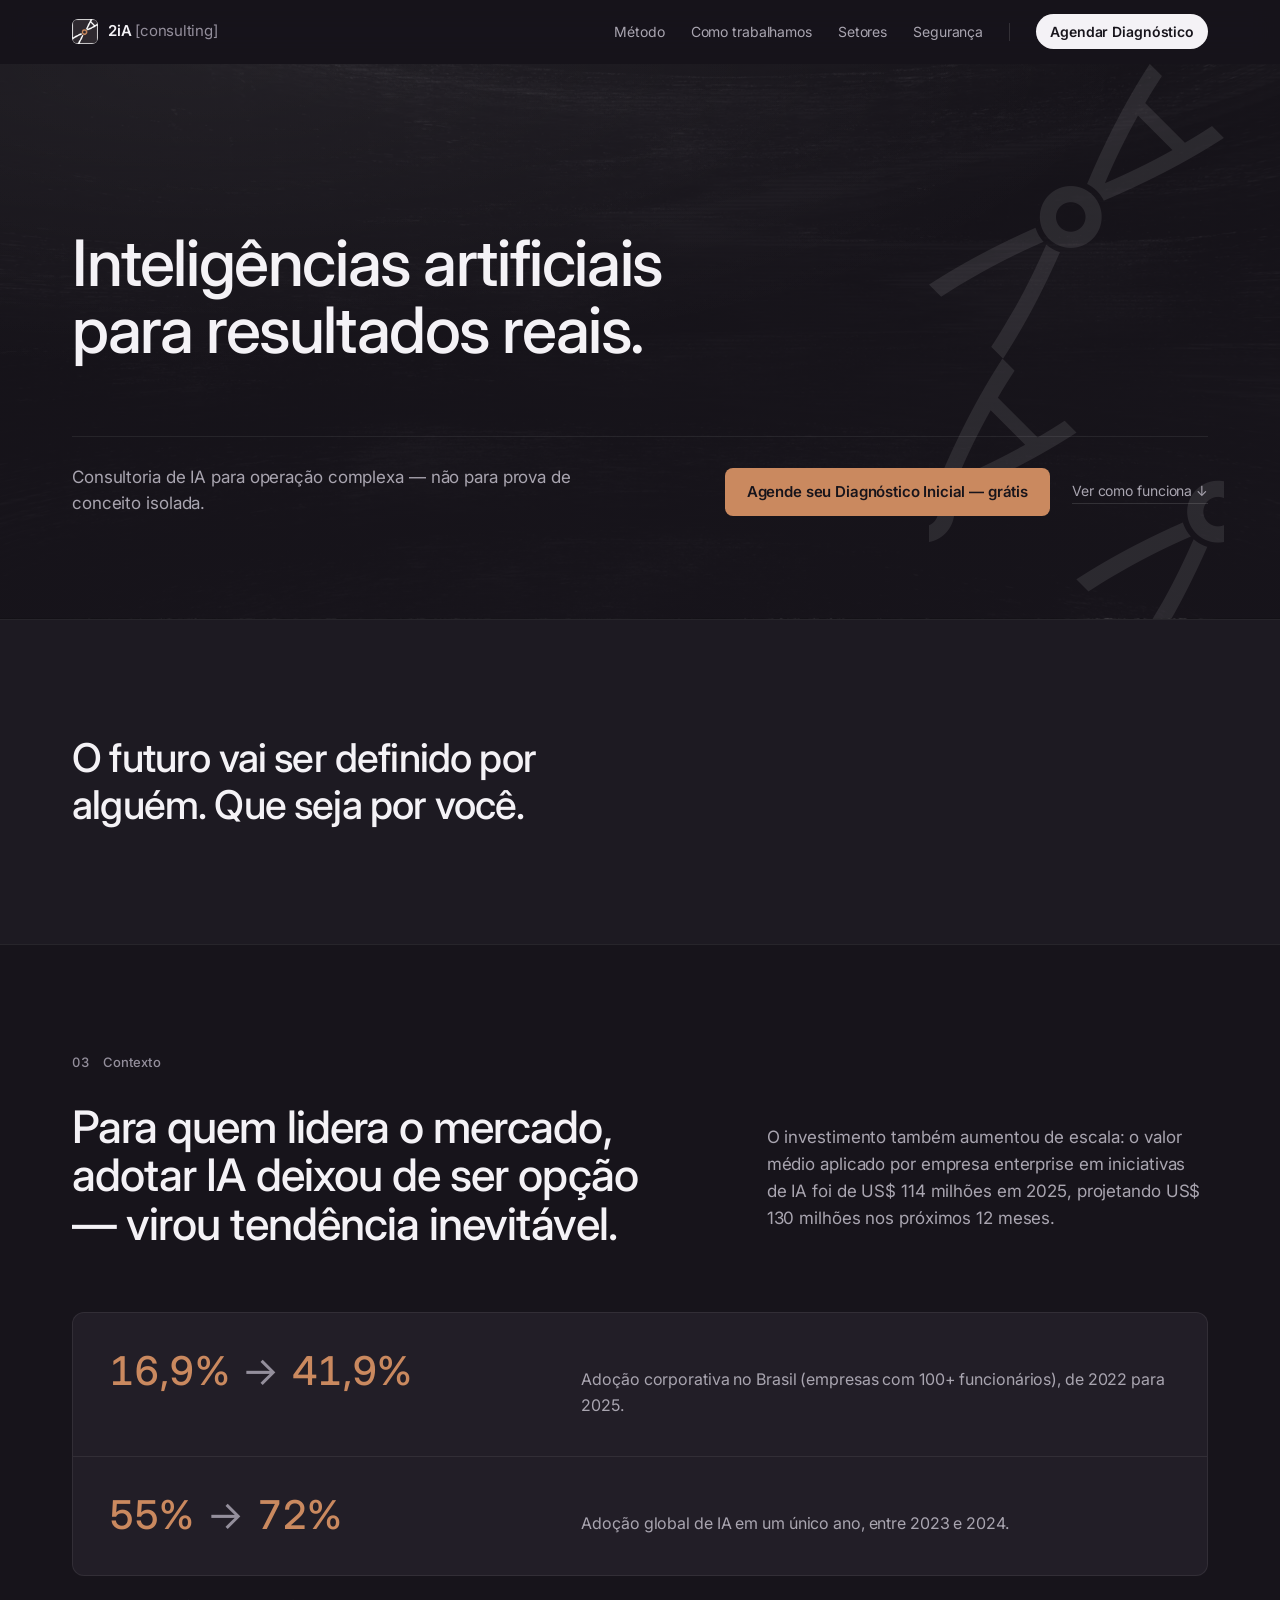
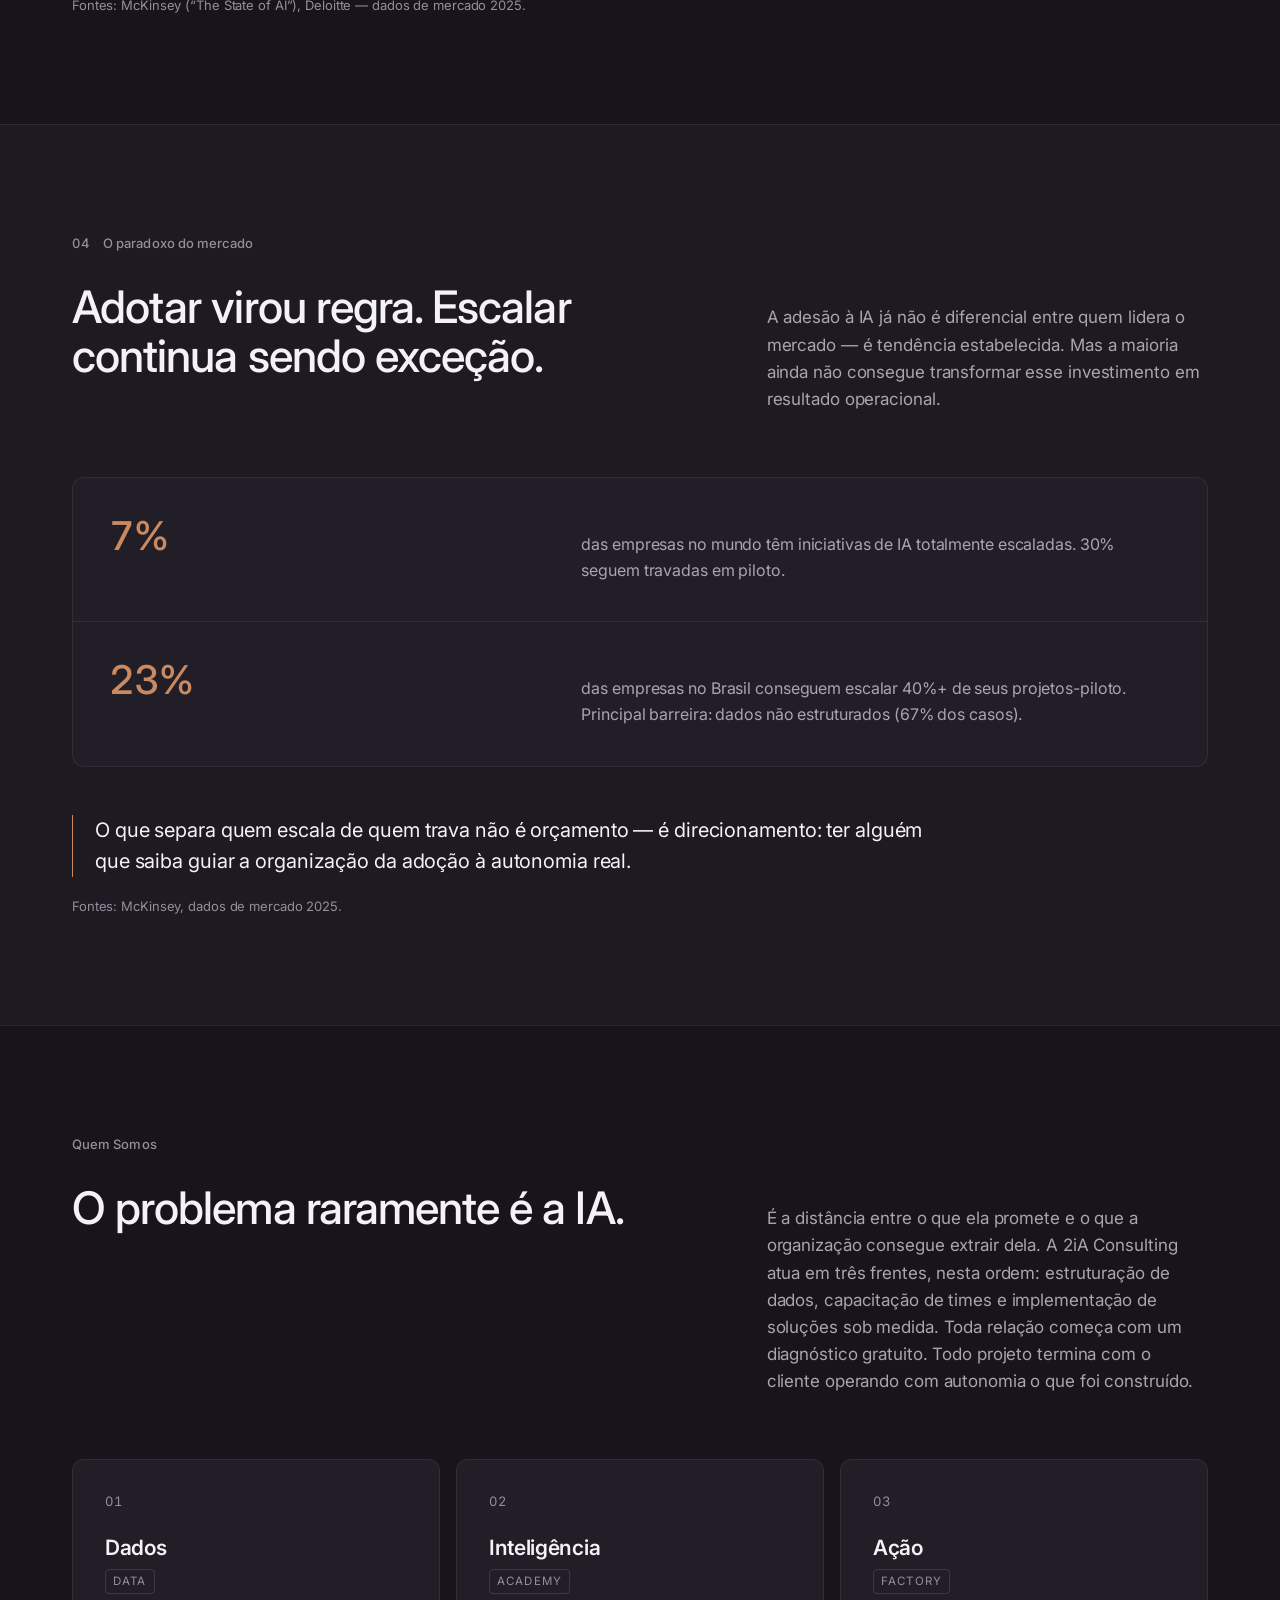
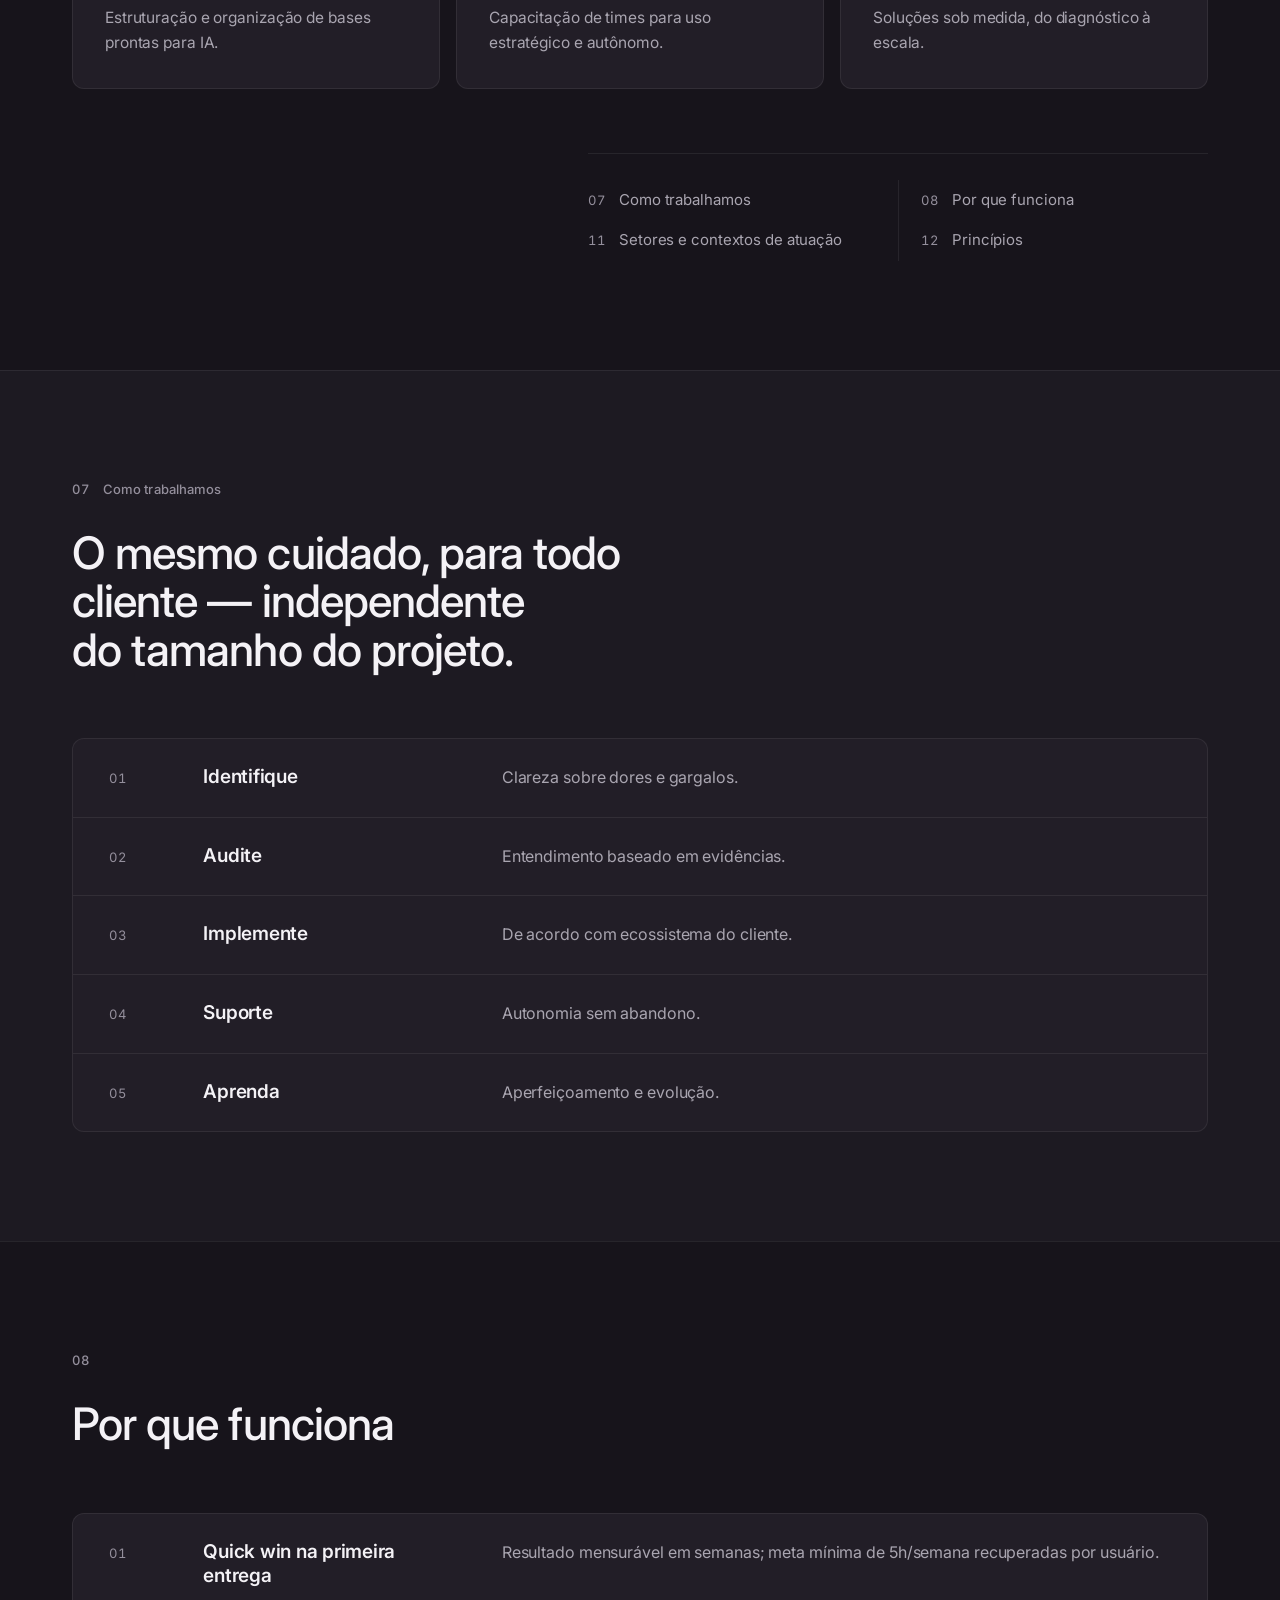
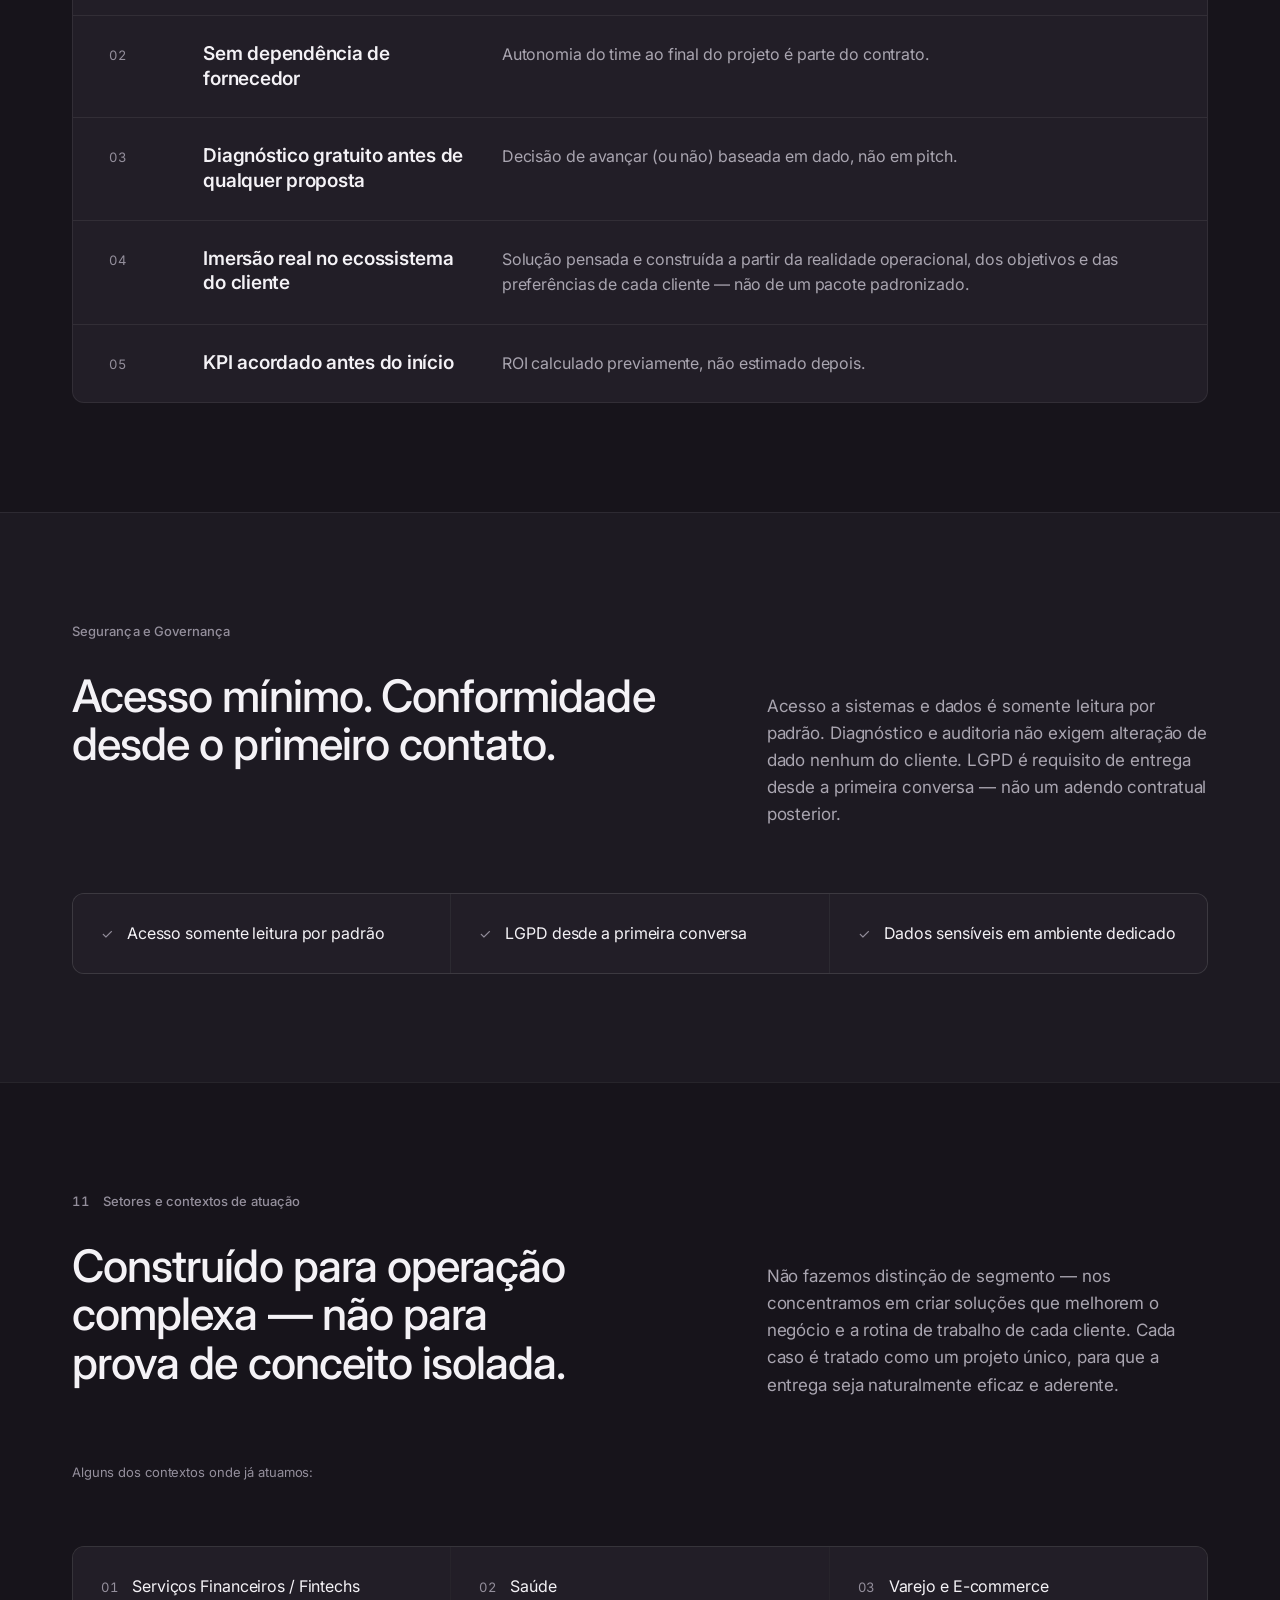
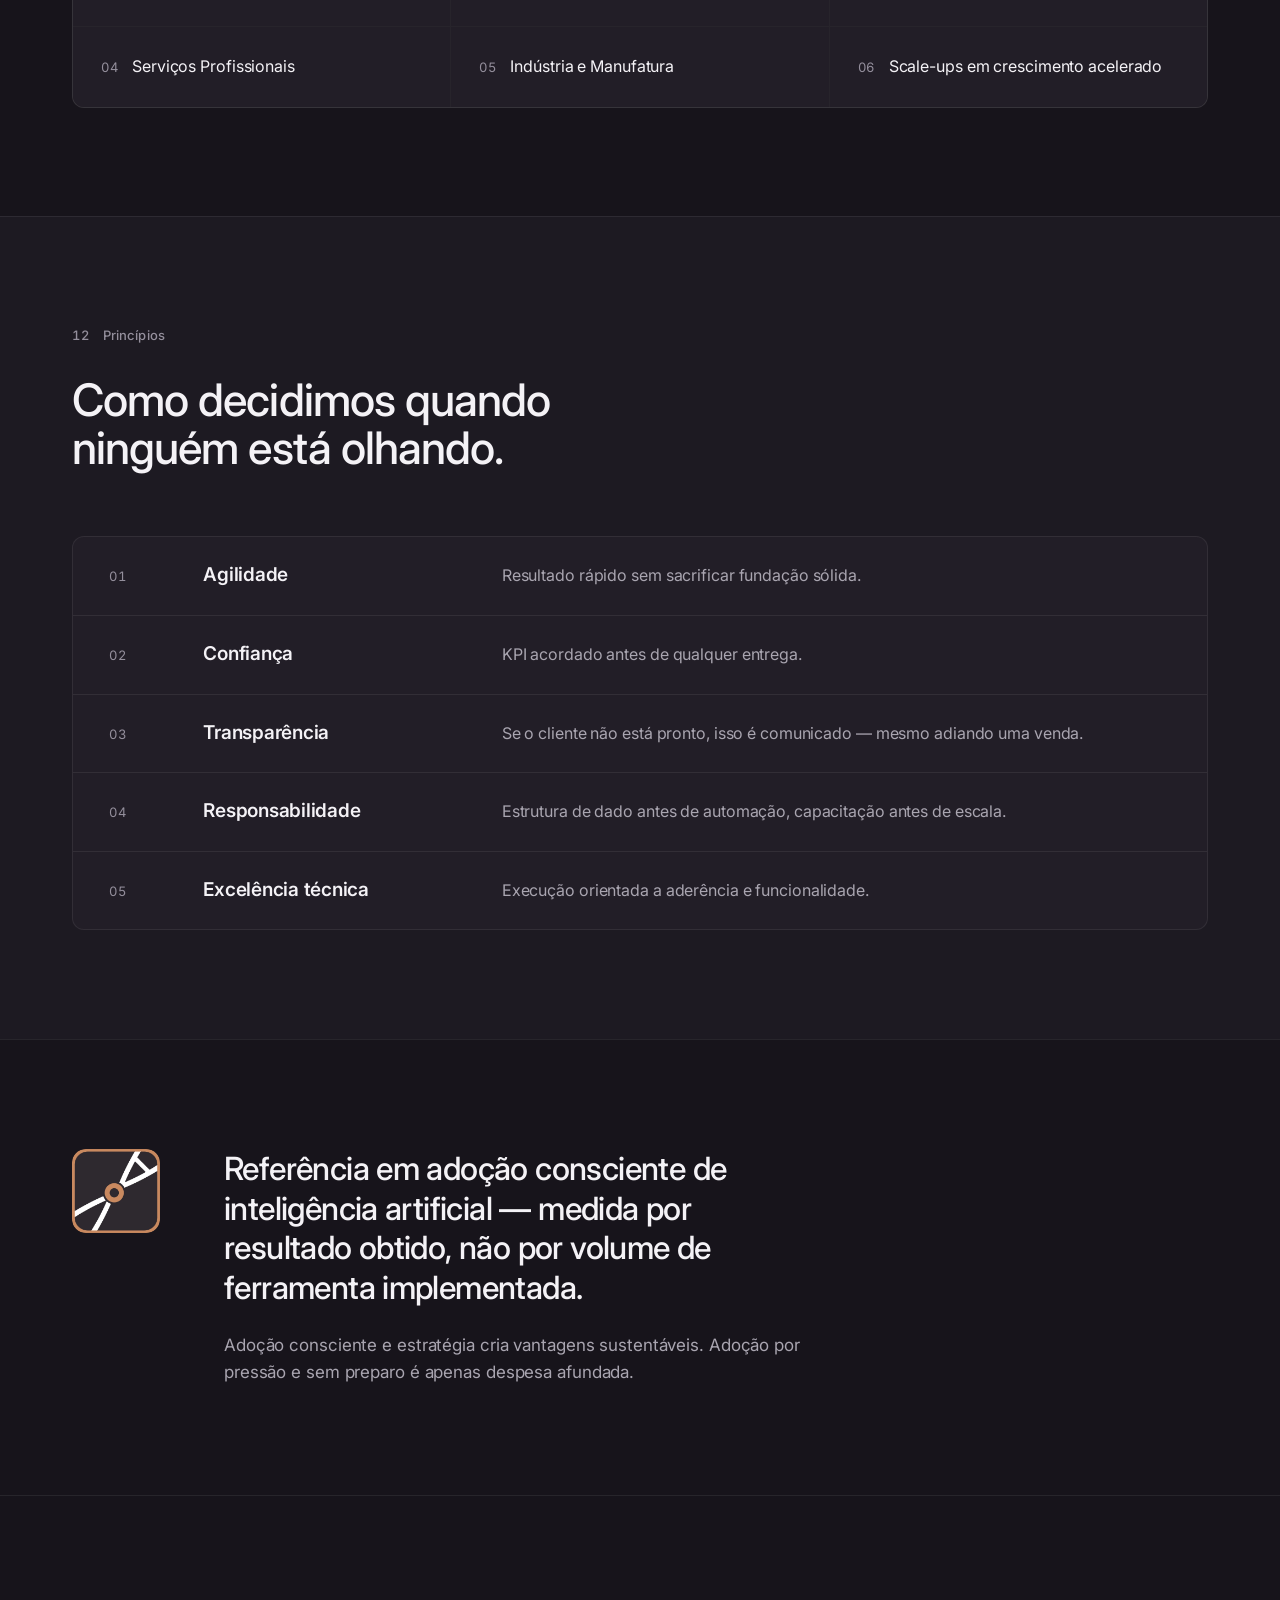
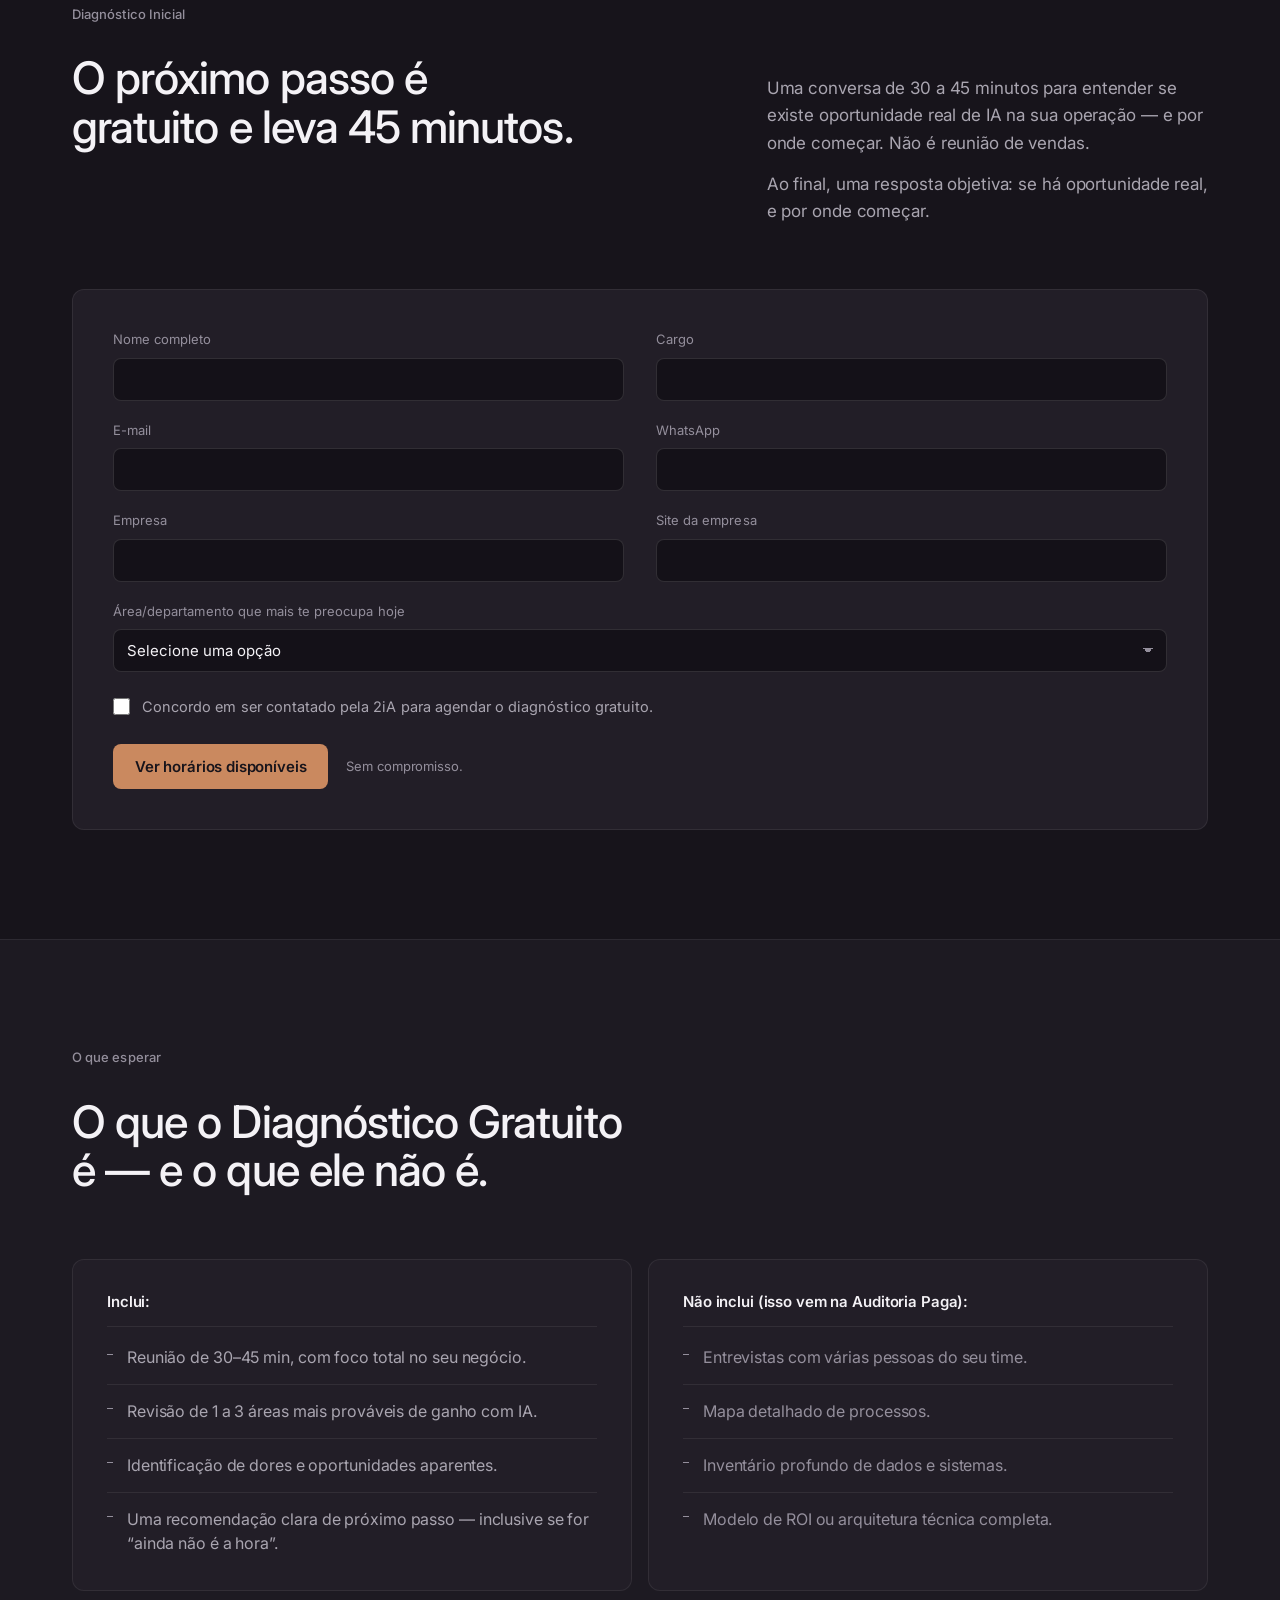
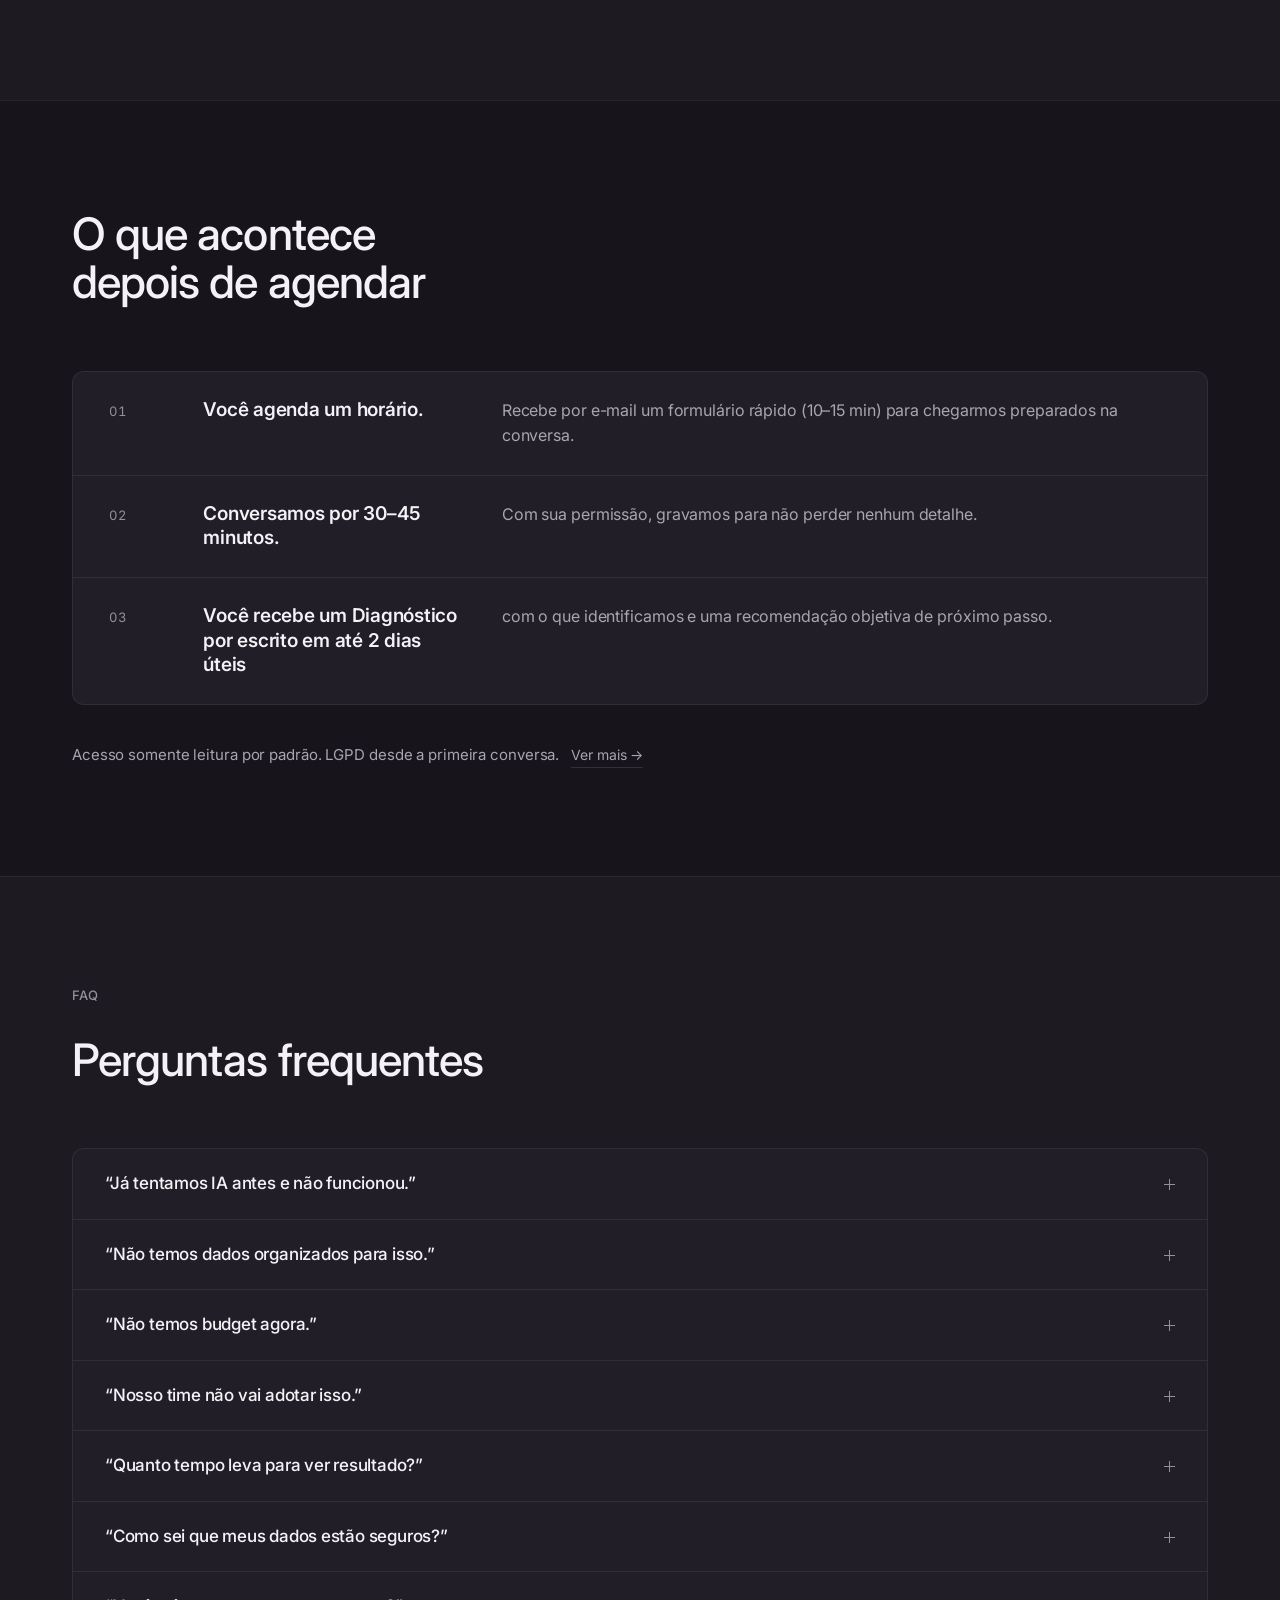
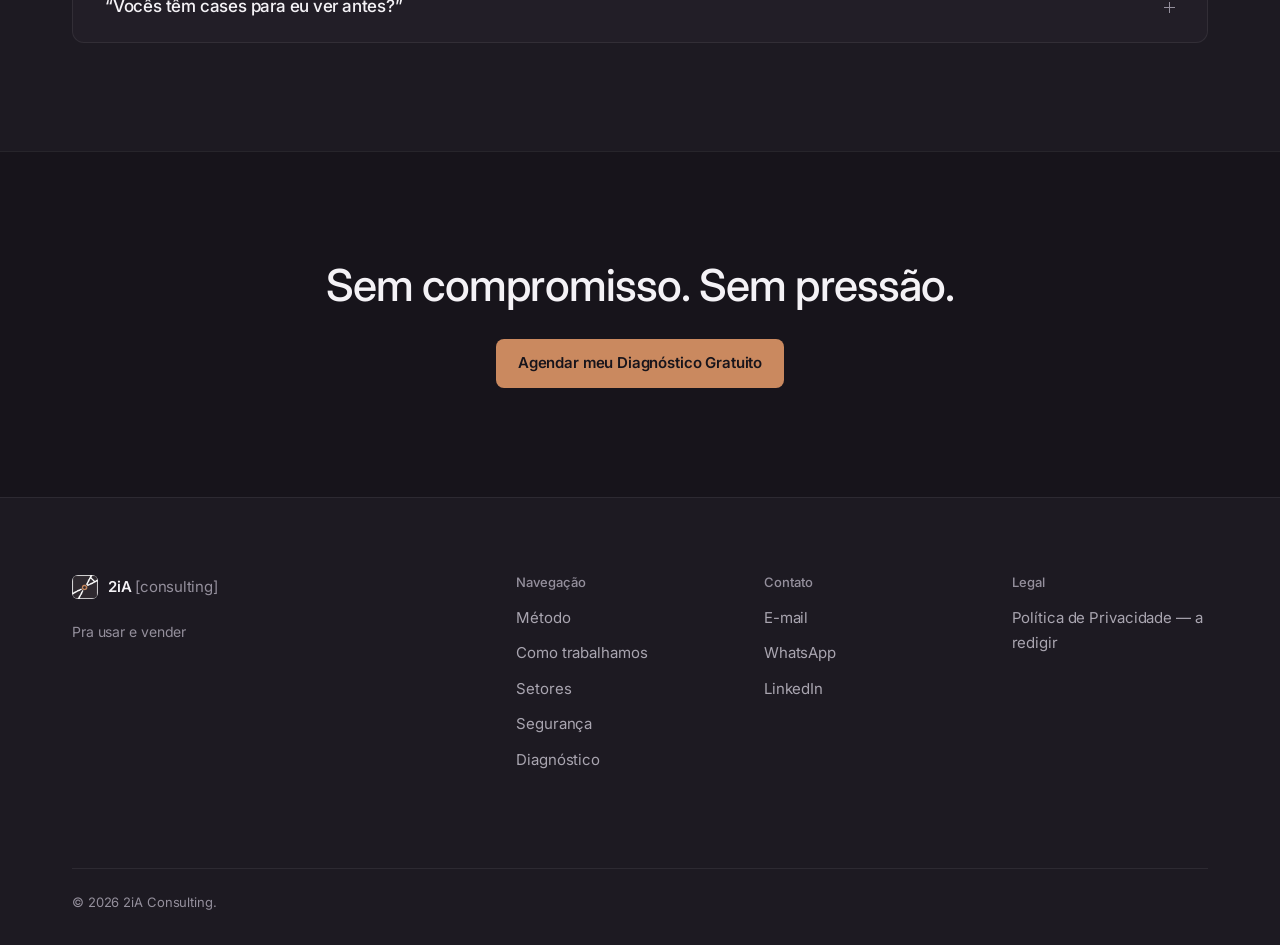
<file: v5/index.html>
<!doctype html>
<html lang="pt-BR">
  <head>
    <meta charset="utf-8" />
    <meta name="viewport" content="width=device-width, initial-scale=1" />
    <!-- prettier-ignore -->
    <title>2iA Consulting — Inteligências artificiais para resultados reais</title>
    <meta
      name="description"
      content="Consultoria de IA para operação complexa — não para prova de conceito isolada."
    />
    <link rel="preconnect" href="https://fonts.googleapis.com" />
    <link rel="preconnect" href="https://fonts.gstatic.com" crossorigin />
    <link
      href="https://fonts.googleapis.com/css2?family=Inter:ital,opsz,wght@0,14..32,100..900&display=swap"
      rel="stylesheet"
    />
    <link rel="stylesheet" href="styles.css" />
  </head>
  <body id="topo">
    <a class="skip" href="#conteudo">Ir para o conteúdo</a>

    <header class="hdr">
      <div class="wrap hdr-in">
        <a class="brand" href="#topo">
          <img
            class="brand-mark"
            src="../assets/logo-branca.webp"
            alt="2iA Consulting"
            width="640"
            height="608"
          />
          <span class="brand-wm"
            >2iA <span class="brand-wm-sub">[consulting]</span></span
          >
        </a>
        <nav class="nav" aria-label="Navegação principal">
          <a href="#metodo">Método</a>
          <a href="#como-trabalhamos">Como trabalhamos</a>
          <a href="#setores">Setores</a>
          <a href="#seguranca">Segurança</a>
          <span class="nav-sep" aria-hidden="true"></span>
          <a class="pill" href="#diagnostico">Agendar Diagnóstico</a>
        </nav>
      </div>
    </header>

    <main id="conteudo">
      <!-- HERO -->
      <section class="hero">
        <span class="hero-bg" aria-hidden="true"></span>
        <img
          class="hero-deco"
          src="../assets/diagonal-branco.webp"
          alt=""
          width="295"
          height="589"
        />
        <div class="wrap hero-in">
          <h1>Inteligências artificiais para resultados reais.</h1>
          <div class="hero-foot">
            <p class="lead">
              Consultoria de IA para operação complexa — não para prova de
              conceito isolada.
            </p>
            <div class="hero-actions">
              <a class="btn" href="#diagnostico"
                >Agende seu Diagnóstico Inicial — grátis</a
              >
              <a class="link-q" href="#metodo">Ver como funciona ↓</a>
            </div>
          </div>
        </div>
      </section>

      <!-- MANIFESTO -->
      <section class="sec sec--tint manifesto" aria-label="Manifesto">
        <div class="wrap">
          <p class="manifesto-line">
            O futuro vai ser definido por alguém. Que seja por você.
          </p>
        </div>
      </section>

      <!-- 03 CONTEXTO -->
      <section class="sec" id="contexto" aria-labelledby="h-contexto">
        <div class="wrap">
          <div class="sec-head">
            <p class="kicker">
              <span class="k-num">03</span><span class="k-lbl">Contexto</span>
            </p>
            <h2 id="h-contexto">
              Para quem lidera o mercado, adotar IA deixou de ser opção — virou
              tendência inevitável.
            </h2>
            <p class="sec-support">
              O investimento também aumentou de escala: o valor médio aplicado
              por empresa enterprise em iniciativas de IA foi de US$ 114 milhões
              em 2025, projetando US$ 130 milhões nos próximos 12 meses.
            </p>
          </div>

          <div class="panel data">
            <div class="drow">
              <p class="dfig">
                16,9%<span class="dto" aria-hidden="true">→</span>41,9%
              </p>
              <p class="ddesc">
                Adoção corporativa no Brasil (empresas com 100+ funcionários),
                de 2022 para 2025.
              </p>
            </div>
            <div class="drow">
              <p class="dfig">
                55%<span class="dto" aria-hidden="true">→</span>72%
              </p>
              <p class="ddesc">
                Adoção global de IA em um único ano, entre 2023 e 2024.
              </p>
            </div>
          </div>
          <p class="footnote">
            Fontes: McKinsey (“The State of AI”), Deloitte — dados de mercado
            2025.
          </p>
        </div>
      </section>

      <!-- 04 PARADOXO -->
      <section class="sec sec--tint" id="paradoxo" aria-labelledby="h-paradoxo">
        <div class="wrap">
          <div class="sec-head">
            <p class="kicker">
              <span class="k-num">04</span
              ><span class="k-lbl">O paradoxo do mercado</span>
            </p>
            <h2 id="h-paradoxo">
              Adotar virou regra. Escalar continua sendo exceção.
            </h2>
            <p class="sec-support">
              A adesão à IA já não é diferencial entre quem lidera o mercado — é
              tendência estabelecida. Mas a maioria ainda não consegue
              transformar esse investimento em resultado operacional.
            </p>
          </div>

          <div class="panel data">
            <div class="drow">
              <p class="dfig">7%</p>
              <p class="ddesc">
                das empresas no mundo têm iniciativas de IA totalmente
                escaladas. 30% seguem travadas em piloto.
              </p>
            </div>
            <div class="drow">
              <p class="dfig">23%</p>
              <p class="ddesc">
                das empresas no Brasil conseguem escalar 40%+ de seus
                projetos-piloto. Principal barreira: dados não estruturados (67%
                dos casos).
              </p>
            </div>
          </div>

          <p class="pullout">
            O que separa quem escala de quem trava não é orçamento — é
            direcionamento: ter alguém que saiba guiar a organização da adoção à
            autonomia real.
          </p>
          <p class="footnote">Fontes: McKinsey, dados de mercado 2025.</p>
        </div>
      </section>

      <!-- QUEM SOMOS + MÉTODO -->
      <section class="sec" id="metodo" aria-labelledby="h-metodo">
        <div class="wrap">
          <div class="sec-head">
            <p class="kicker"><span class="k-lbl">Quem Somos</span></p>
            <h2 id="h-metodo">O problema raramente é a IA.</h2>
            <p class="sec-support">
              É a distância entre o que ela promete e o que a organização
              consegue extrair dela. A 2iA Consulting atua em três frentes,
              nesta ordem: estruturação de dados, capacitação de times e
              implementação de soluções sob medida. Toda relação começa com um
              diagnóstico gratuito. Todo projeto termina com o cliente operando
              com autonomia o que foi construído.
            </p>
          </div>

          <ol class="frentes">
            <li class="panel frente">
              <span class="f-num">01</span>
              <h3>Dados</h3>
              <span class="f-tag">DATA</span>
              <p>Estruturação e organização de bases prontas para IA.</p>
            </li>
            <li class="panel frente">
              <span class="f-num">02</span>
              <h3>Inteligência</h3>
              <span class="f-tag">ACADEMY</span>
              <p>Capacitação de times para uso estratégico e autônomo.</p>
            </li>
            <li class="panel frente">
              <span class="f-num">03</span>
              <h3>Ação</h3>
              <span class="f-tag">FACTORY</span>
              <p>Soluções sob medida, do diagnóstico à escala.</p>
            </li>
          </ol>

          <nav class="index-grid" aria-label="Índice das próximas seções">
            <a href="#como-trabalhamos"
              ><span class="k-num">07</span
              ><span class="k-lbl">Como trabalhamos</span></a
            >
            <a href="#por-que-funciona"
              ><span class="k-num">08</span
              ><span class="k-lbl">Por que funciona</span></a
            >
            <a href="#setores"
              ><span class="k-num">11</span
              ><span class="k-lbl">Setores e contextos de atuação</span></a
            >
            <a href="#principios"
              ><span class="k-num">12</span
              ><span class="k-lbl">Princípios</span></a
            >
          </nav>
        </div>
      </section>

      <!-- 07 COMO TRABALHAMOS -->
      <section
        class="sec sec--tint"
        id="como-trabalhamos"
        aria-labelledby="h-como"
      >
        <div class="wrap">
          <div class="sec-head">
            <p class="kicker">
              <span class="k-num">07</span
              ><span class="k-lbl">Como trabalhamos</span>
            </p>
            <h2 id="h-como">
              O mesmo cuidado, para todo cliente — independente do tamanho do
              projeto.
            </h2>
          </div>

          <ol class="panel rows steps">
            <li class="row">
              <span class="r-num">01</span>
              <h3 class="r-title">Identifique</h3>
              <p class="r-desc">Clareza sobre dores e gargalos.</p>
            </li>
            <li class="row">
              <span class="r-num">02</span>
              <h3 class="r-title">Audite</h3>
              <p class="r-desc">Entendimento baseado em evidências.</p>
            </li>
            <li class="row">
              <span class="r-num">03</span>
              <h3 class="r-title">Implemente</h3>
              <p class="r-desc">De acordo com ecossistema do cliente.</p>
            </li>
            <li class="row">
              <span class="r-num">04</span>
              <h3 class="r-title">Suporte</h3>
              <p class="r-desc">Autonomia sem abandono.</p>
            </li>
            <li class="row">
              <span class="r-num">05</span>
              <h3 class="r-title">Aprenda</h3>
              <p class="r-desc">Aperfeiçoamento e evolução.</p>
            </li>
          </ol>
        </div>
      </section>

      <!-- 08 POR QUE FUNCIONA -->
      <section class="sec" id="por-que-funciona" aria-labelledby="h-pqf">
        <div class="wrap">
          <div class="sec-head">
            <p class="kicker"><span class="k-num">08</span></p>
            <h2 id="h-pqf">Por que funciona</h2>
          </div>

          <ol class="panel rows">
            <li class="row">
              <span class="r-num">01</span>
              <h3 class="r-title">Quick win na primeira entrega</h3>
              <p class="r-desc">
                Resultado mensurável em semanas; meta mínima de 5h/semana
                recuperadas por usuário.
              </p>
            </li>
            <li class="row">
              <span class="r-num">02</span>
              <h3 class="r-title">Sem dependência de fornecedor</h3>
              <p class="r-desc">
                Autonomia do time ao final do projeto é parte do contrato.
              </p>
            </li>
            <li class="row">
              <span class="r-num">03</span>
              <h3 class="r-title">
                Diagnóstico gratuito antes de qualquer proposta
              </h3>
              <p class="r-desc">
                Decisão de avançar (ou não) baseada em dado, não em pitch.
              </p>
            </li>
            <li class="row">
              <span class="r-num">04</span>
              <h3 class="r-title">Imersão real no ecossistema do cliente</h3>
              <p class="r-desc">
                Solução pensada e construída a partir da realidade operacional,
                dos objetivos e das preferências de cada cliente — não de um
                pacote padronizado.
              </p>
            </li>
            <li class="row">
              <span class="r-num">05</span>
              <h3 class="r-title">KPI acordado antes do início</h3>
              <p class="r-desc">
                ROI calculado previamente, não estimado depois.
              </p>
            </li>
          </ol>
        </div>
      </section>

      <!-- SEGURANÇA -->
      <section class="sec sec--tint" id="seguranca" aria-labelledby="h-seg">
        <div class="wrap">
          <div class="sec-head">
            <p class="kicker">
              <span class="k-lbl">Segurança e Governança</span>
            </p>
            <h2 id="h-seg">
              Acesso mínimo. Conformidade desde o primeiro contato.
            </h2>
            <p class="sec-support">
              Acesso a sistemas e dados é somente leitura por padrão.
              Diagnóstico e auditoria não exigem alteração de dado nenhum do
              cliente. LGPD é requisito de entrega desde a primeira conversa —
              não um adendo contratual posterior.
            </p>
          </div>

          <ul class="lattice check">
            <li>
              <span class="tick" aria-hidden="true">✓</span>Acesso somente
              leitura por padrão
            </li>
            <li>
              <span class="tick" aria-hidden="true">✓</span>LGPD desde a
              primeira conversa
            </li>
            <li>
              <span class="tick" aria-hidden="true">✓</span>Dados sensíveis em
              ambiente dedicado
            </li>
          </ul>
        </div>
      </section>

      <!-- 11 SETORES -->
      <section class="sec" id="setores" aria-labelledby="h-setores">
        <div class="wrap">
          <div class="sec-head">
            <p class="kicker">
              <span class="k-num">11</span
              ><span class="k-lbl">Setores e contextos de atuação</span>
            </p>
            <h2 id="h-setores">
              Construído para operação complexa — não para prova de conceito
              isolada.
            </h2>
            <p class="sec-support">
              Não fazemos distinção de segmento — nos concentramos em criar
              soluções que melhorem o negócio e a rotina de trabalho de cada
              cliente. Cada caso é tratado como um projeto único, para que a
              entrega seja naturalmente eficaz e aderente.
            </p>
          </div>

          <p class="eyebrow">Alguns dos contextos onde já atuamos:</p>
          <ol class="lattice sectors">
            <li>
              <span class="s-num">01</span>Serviços Financeiros / Fintechs
            </li>
            <li><span class="s-num">02</span>Saúde</li>
            <li><span class="s-num">03</span>Varejo e E-commerce</li>
            <li><span class="s-num">04</span>Serviços Profissionais</li>
            <li><span class="s-num">05</span>Indústria e Manufatura</li>
            <li>
              <span class="s-num">06</span>Scale-ups em crescimento acelerado
            </li>
          </ol>
        </div>
      </section>

      <!-- 12 PRINCÍPIOS -->
      <section class="sec sec--tint" id="principios" aria-labelledby="h-princ">
        <div class="wrap">
          <div class="sec-head">
            <p class="kicker">
              <span class="k-num">12</span><span class="k-lbl">Princípios</span>
            </p>
            <h2 id="h-princ">Como decidimos quando ninguém está olhando.</h2>
          </div>

          <ol class="panel rows">
            <li class="row">
              <span class="r-num">01</span>
              <h3 class="r-title">Agilidade</h3>
              <p class="r-desc">
                Resultado rápido sem sacrificar fundação sólida.
              </p>
            </li>
            <li class="row">
              <span class="r-num">02</span>
              <h3 class="r-title">Confiança</h3>
              <p class="r-desc">KPI acordado antes de qualquer entrega.</p>
            </li>
            <li class="row">
              <span class="r-num">03</span>
              <h3 class="r-title">Transparência</h3>
              <p class="r-desc">
                Se o cliente não está pronto, isso é comunicado — mesmo adiando
                uma venda.
              </p>
            </li>
            <li class="row">
              <span class="r-num">04</span>
              <h3 class="r-title">Responsabilidade</h3>
              <p class="r-desc">
                Estrutura de dado antes de automação, capacitação antes de
                escala.
              </p>
            </li>
            <li class="row">
              <span class="r-num">05</span>
              <h3 class="r-title">Excelência técnica</h3>
              <p class="r-desc">
                Execução orientada a aderência e funcionalidade.
              </p>
            </li>
          </ol>
        </div>
      </section>

      <!-- VISÃO DE FUTURO -->
      <section class="sec visao" aria-labelledby="h-visao">
        <div class="wrap visao-in">
          <img
            class="visao-mark"
            src="../assets/logo-laranja.webp"
            alt="Marca da 2iA Consulting"
            width="640"
            height="608"
          />
          <div>
            <h2 id="h-visao" class="visao-line">
              Referência em adoção consciente de inteligência artificial —
              medida por resultado obtido, não por volume de ferramenta
              implementada.
            </h2>
            <p class="sec-support">
              Adoção consciente e estratégia cria vantagens sustentáveis. Adoção
              por pressão e sem preparo é apenas despesa afundada.
            </p>
          </div>
        </div>
      </section>

      <!-- DIAGNÓSTICO -->
      <section class="sec diag" id="diagnostico" aria-labelledby="h-diag">
        <div class="wrap">
          <div class="sec-head">
            <p class="kicker"><span class="k-lbl">Diagnóstico Inicial</span></p>
            <h2 id="h-diag">O próximo passo é gratuito e leva 45 minutos.</h2>
            <div class="sec-support">
              <p>
                Uma conversa de 30 a 45 minutos para entender se existe
                oportunidade real de IA na sua operação — e por onde começar.
                Não é reunião de vendas.
              </p>
              <p>
                Ao final, uma resposta objetiva: se há oportunidade real, e por
                onde começar.
              </p>
            </div>
          </div>

          <form
            class="panel form"
            id="form-diagnostico"
            action="#"
            method="post"
            novalidate
          >
            <div class="field">
              <label for="f-nome">Nome completo</label>
              <input id="f-nome" name="nome" type="text" autocomplete="name" />
            </div>
            <div class="field">
              <label for="f-cargo">Cargo</label>
              <input
                id="f-cargo"
                name="cargo"
                type="text"
                autocomplete="organization-title"
              />
            </div>
            <div class="field">
              <label for="f-email">E-mail</label>
              <input
                id="f-email"
                name="email"
                type="email"
                autocomplete="email"
              />
            </div>
            <div class="field">
              <label for="f-whats">WhatsApp</label>
              <input
                id="f-whats"
                name="whatsapp"
                type="tel"
                autocomplete="tel"
              />
            </div>
            <div class="field">
              <label for="f-empresa">Empresa</label>
              <input
                id="f-empresa"
                name="empresa"
                type="text"
                autocomplete="organization"
              />
            </div>
            <div class="field">
              <label for="f-site">Site da empresa</label>
              <input id="f-site" name="site" type="url" autocomplete="url" />
            </div>
            <div class="field field--wide">
              <label for="f-area"
                >Área/departamento que mais te preocupa hoje</label
              >
              <select id="f-area" name="area">
                <option value="">Selecione uma opção</option>
                <option>Vendas</option>
                <option>Marketing</option>
                <option>Suporte/Atendimento</option>
                <option>Operações</option>
                <option>Financeiro</option>
                <option>RH</option>
                <option>Gestão/Decisão</option>
                <option>Outro</option>
              </select>
            </div>
            <div class="field field--wide consent">
              <input id="f-ok" name="consentimento" type="checkbox" />
              <label for="f-ok"
                >Concordo em ser contatado pela 2iA para agendar o diagnóstico
                gratuito.</label
              >
            </div>
            <div class="field field--wide submit">
              <button class="btn" type="submit">
                Ver horários disponíveis
              </button>
              <p class="micro">Sem compromisso.</p>
            </div>
          </form>
        </div>
      </section>

      <!-- O QUE ESPERAR -->
      <section
        class="sec sec--tint"
        id="o-que-esperar"
        aria-labelledby="h-esperar"
      >
        <div class="wrap">
          <div class="sec-head">
            <p class="kicker"><span class="k-lbl">O que esperar</span></p>
            <h2 id="h-esperar">
              O que o Diagnóstico Gratuito é — e o que ele não é.
            </h2>
          </div>

          <div class="two-col">
            <div class="panel scope">
              <h3 class="scope-h">Inclui:</h3>
              <ul>
                <li>Reunião de 30–45 min, com foco total no seu negócio.</li>
                <li>Revisão de 1 a 3 áreas mais prováveis de ganho com IA.</li>
                <li>Identificação de dores e oportunidades aparentes.</li>
                <li>
                  Uma recomendação clara de próximo passo — inclusive se for
                  “ainda não é a hora”.
                </li>
              </ul>
            </div>
            <div class="panel scope scope--out">
              <h3 class="scope-h">Não inclui (isso vem na Auditoria Paga):</h3>
              <ul>
                <li>Entrevistas com várias pessoas do seu time.</li>
                <li>Mapa detalhado de processos.</li>
                <li>Inventário profundo de dados e sistemas.</li>
                <li>Modelo de ROI ou arquitetura técnica completa.</li>
              </ul>
            </div>
          </div>
        </div>
      </section>

      <!-- DEPOIS DE AGENDAR -->
      <section class="sec" id="depois" aria-labelledby="h-depois">
        <div class="wrap">
          <div class="sec-head">
            <h2 id="h-depois">O que acontece depois de agendar</h2>
          </div>

          <ol class="panel rows">
            <li class="row">
              <span class="r-num">01</span>
              <h3 class="r-title">Você agenda um horário.</h3>
              <p class="r-desc">
                Recebe por e-mail um formulário rápido (10–15 min) para
                chegarmos preparados na conversa.
              </p>
            </li>
            <li class="row">
              <span class="r-num">02</span>
              <h3 class="r-title">Conversamos por 30–45 minutos.</h3>
              <p class="r-desc">
                Com sua permissão, gravamos para não perder nenhum detalhe.
              </p>
            </li>
            <li class="row">
              <span class="r-num">03</span>
              <h3 class="r-title">
                Você recebe um Diagnóstico por escrito em até 2 dias úteis
              </h3>
              <p class="r-desc">
                com o que identificamos e uma recomendação objetiva de próximo
                passo.
              </p>
            </li>
          </ol>

          <p class="reforco">
            Acesso somente leitura por padrão. LGPD desde a primeira conversa.
            <a class="link-q" href="#seguranca">Ver mais →</a>
          </p>
        </div>
      </section>

      <!-- FAQ -->
      <section class="sec sec--tint" id="faq" aria-labelledby="h-faq">
        <div class="wrap">
          <div class="sec-head">
            <p class="kicker"><span class="k-lbl">FAQ</span></p>
            <h2 id="h-faq">Perguntas frequentes</h2>
          </div>

          <div class="panel faq">
            <details>
              <summary>“Já tentamos IA antes e não funcionou.”</summary>
              <p>
                Por isso começamos pelo diagnóstico gratuito — mapeamos o que
                travou antes (geralmente arquitetura ou capacitação, não a
                tecnologia em si) antes de propor qualquer coisa nova.
              </p>
            </details>
            <details>
              <summary>“Não temos dados organizados para isso.”</summary>
              <p>
                Isso é normal — é o ponto de partida de praticamente todo
                projeto que fazemos. Estruturar dado é a primeira das nossas
                três frentes, não um pré-requisito que falta pra te atender.
              </p>
            </details>
            <details>
              <summary>“Não temos budget agora.”</summary>
              <p>
                O diagnóstico é gratuito de qualquer forma. Se não for o
                momento, dizemos isso com clareza — e você decide quando
                retomar.
              </p>
            </details>
            <details>
              <summary>“Nosso time não vai adotar isso.”</summary>
              <p>
                Capacitação faz parte do método, não é um extra. Formamos
                pessoas do seu time para validar a solução antes de qualquer
                escala.
              </p>
            </details>
            <details>
              <summary>“Quanto tempo leva para ver resultado?”</summary>
              <p>
                Isso depende do que a Auditoria Paga identificar como
                prioridade. O que é fixo é a meta — mínimo de 5 horas por semana
                recuperadas por usuário — e acompanhamento constante durante
                toda a implementação.
              </p>
            </details>
            <details>
              <summary>“Como sei que meus dados estão seguros?”</summary>
              <p>
                Acesso é somente leitura por padrão. LGPD é requisito desde a
                primeira conversa — não um adendo contratual depois.
              </p>
            </details>
            <details>
              <summary>“Vocês têm cases para eu ver antes?”</summary>
              <p>
                Como a 2iA está construindo seu portfólio agora, a resposta
                honesta é: o diagnóstico gratuito é a prova. Sem risco, sem
                custo, você vê nosso método em ação antes de decidir qualquer
                coisa.
              </p>
            </details>
          </div>
        </div>
      </section>

      <!-- CTA DE FECHAMENTO -->
      <section class="sec closing" aria-labelledby="h-closing">
        <div class="wrap closing-in">
          <h2 id="h-closing">Sem compromisso. Sem pressão.</h2>
          <a class="btn" href="#diagnostico"
            >Agendar meu Diagnóstico Gratuito</a
          >
        </div>
      </section>
    </main>

    <footer class="ft">
      <div class="wrap ft-in">
        <div class="ft-brand">
          <a class="brand" href="#topo">
            <img
              class="brand-mark"
              src="../assets/logo-branca.webp"
              alt="2iA Consulting"
              width="640"
              height="608"
            />
            <span class="brand-wm"
              >2iA <span class="brand-wm-sub">[consulting]</span></span
            >
          </a>
          <p class="ft-sign">Pra usar e vender</p>
        </div>

        <nav class="ft-col" aria-label="Navegação do rodapé">
          <h2 class="ft-h">Navegação</h2>
          <ul>
            <li><a href="#metodo">Método</a></li>
            <li><a href="#como-trabalhamos">Como trabalhamos</a></li>
            <li><a href="#setores">Setores</a></li>
            <li><a href="#seguranca">Segurança</a></li>
            <li><a href="#diagnostico">Diagnóstico</a></li>
          </ul>
        </nav>

        <div class="ft-col">
          <h2 class="ft-h">Contato</h2>
          <ul>
            <li><a href="#">E-mail</a></li>
            <li><a href="#">WhatsApp</a></li>
            <li><a href="#">LinkedIn</a></li>
          </ul>
        </div>

        <div class="ft-col">
          <h2 class="ft-h">Legal</h2>
          <ul>
            <li><a href="#">Política de Privacidade — a redigir</a></li>
          </ul>
        </div>
      </div>
      <div class="wrap ft-bottom">
        <p>© 2026 2iA Consulting.</p>
      </div>
    </footer>

    <script src="main.js" defer></script>
  </body>
</html>
</file>
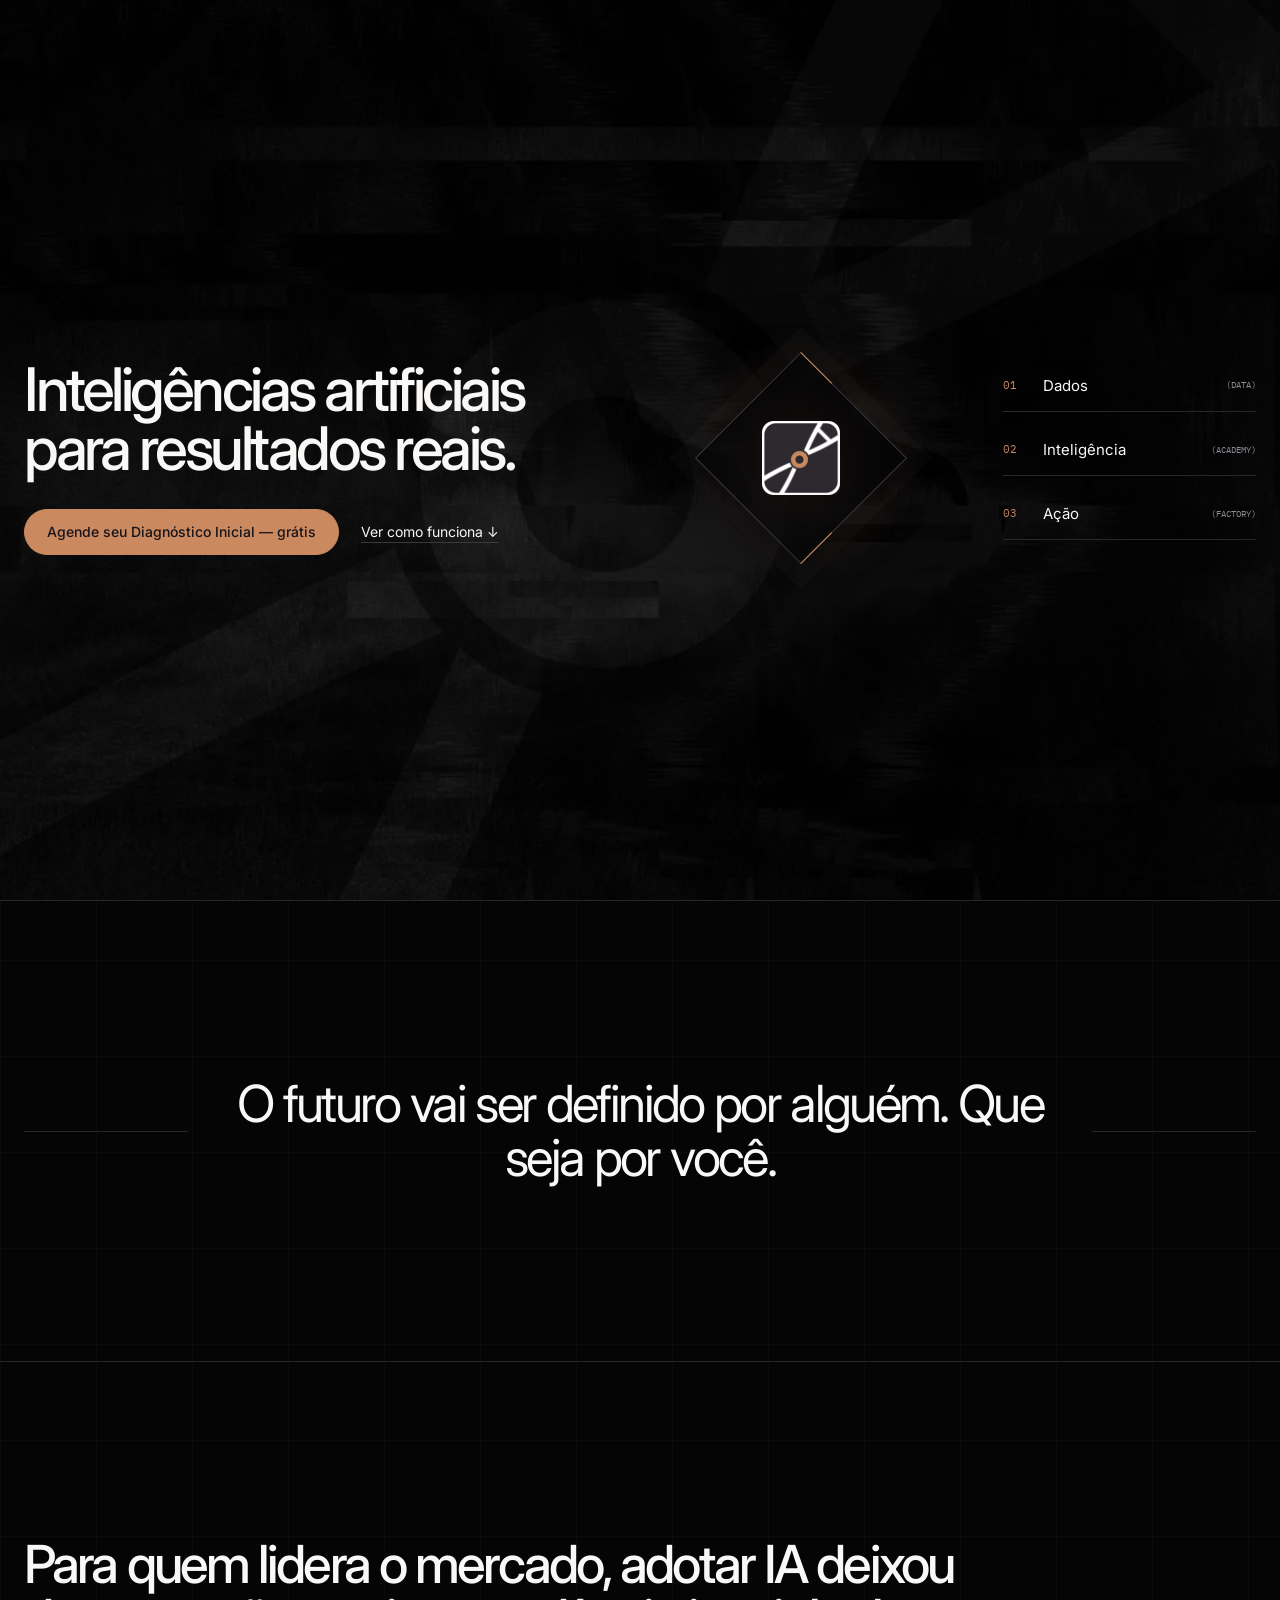
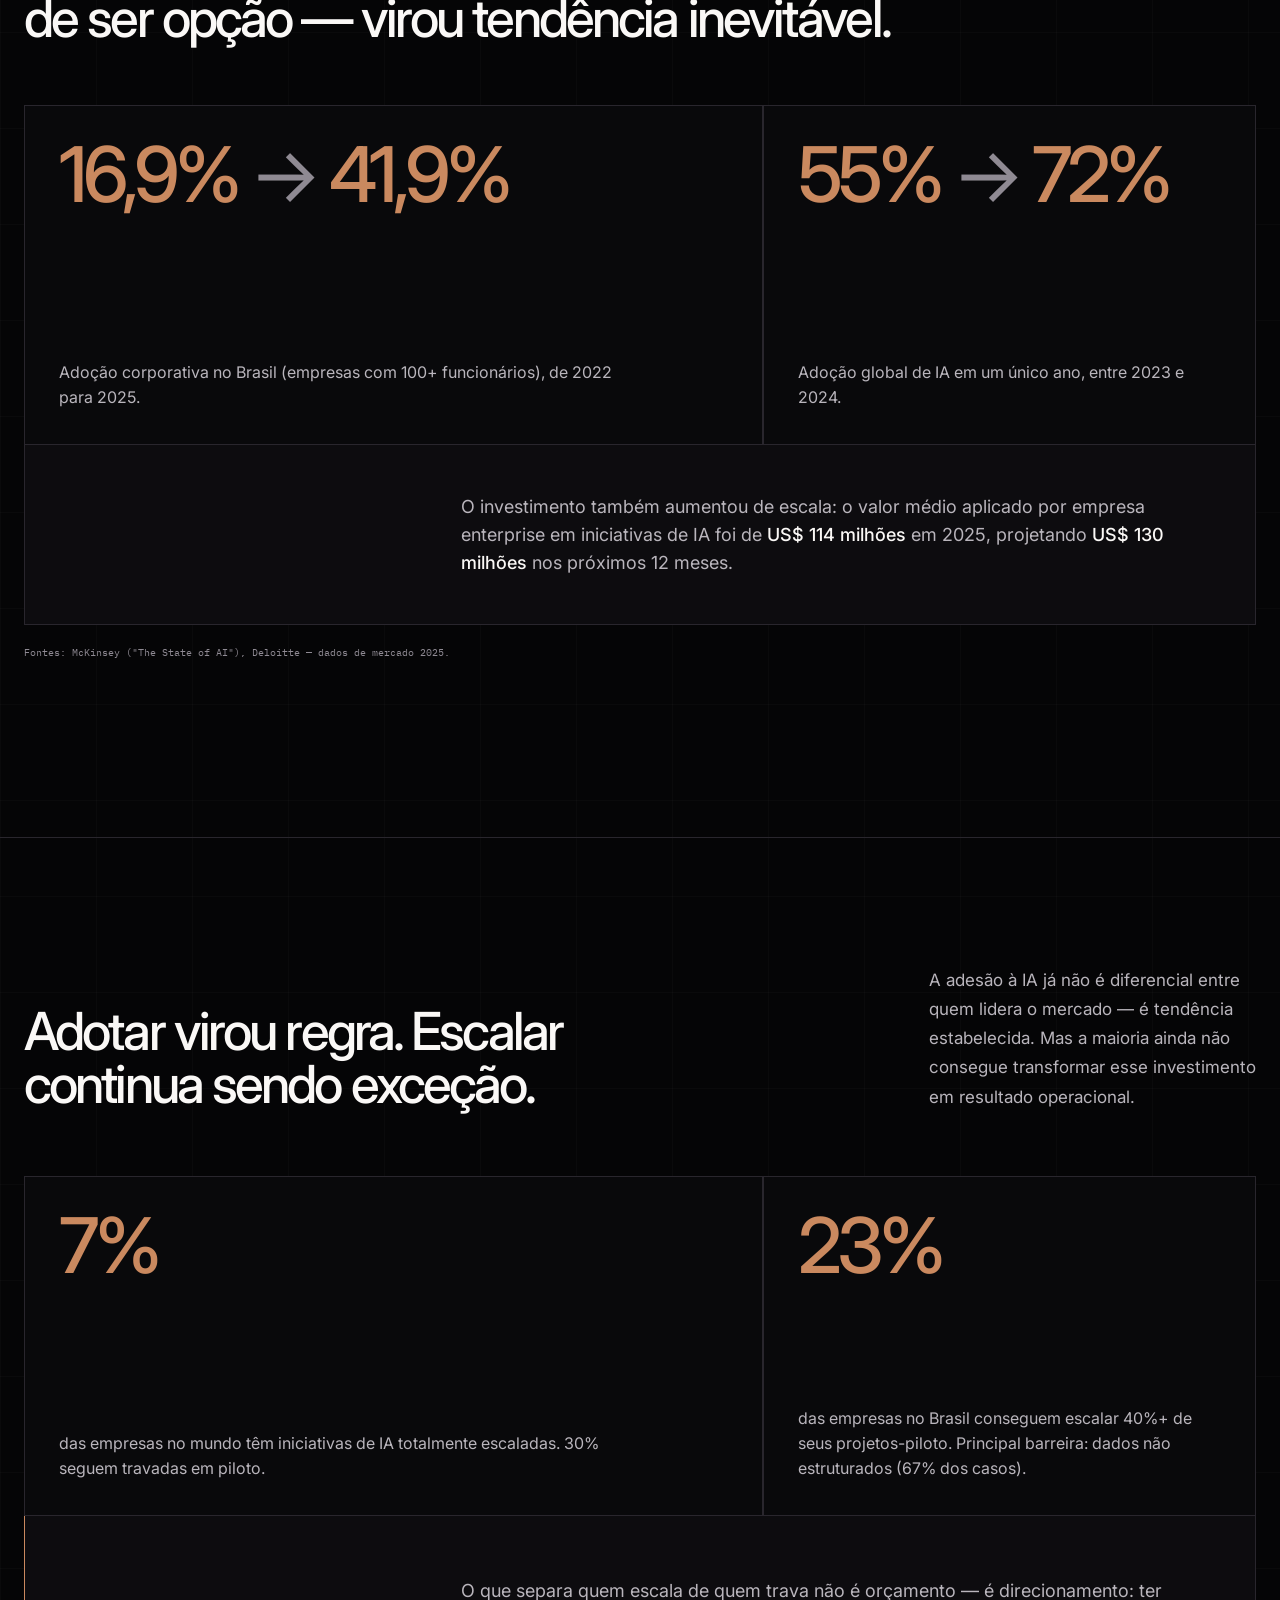
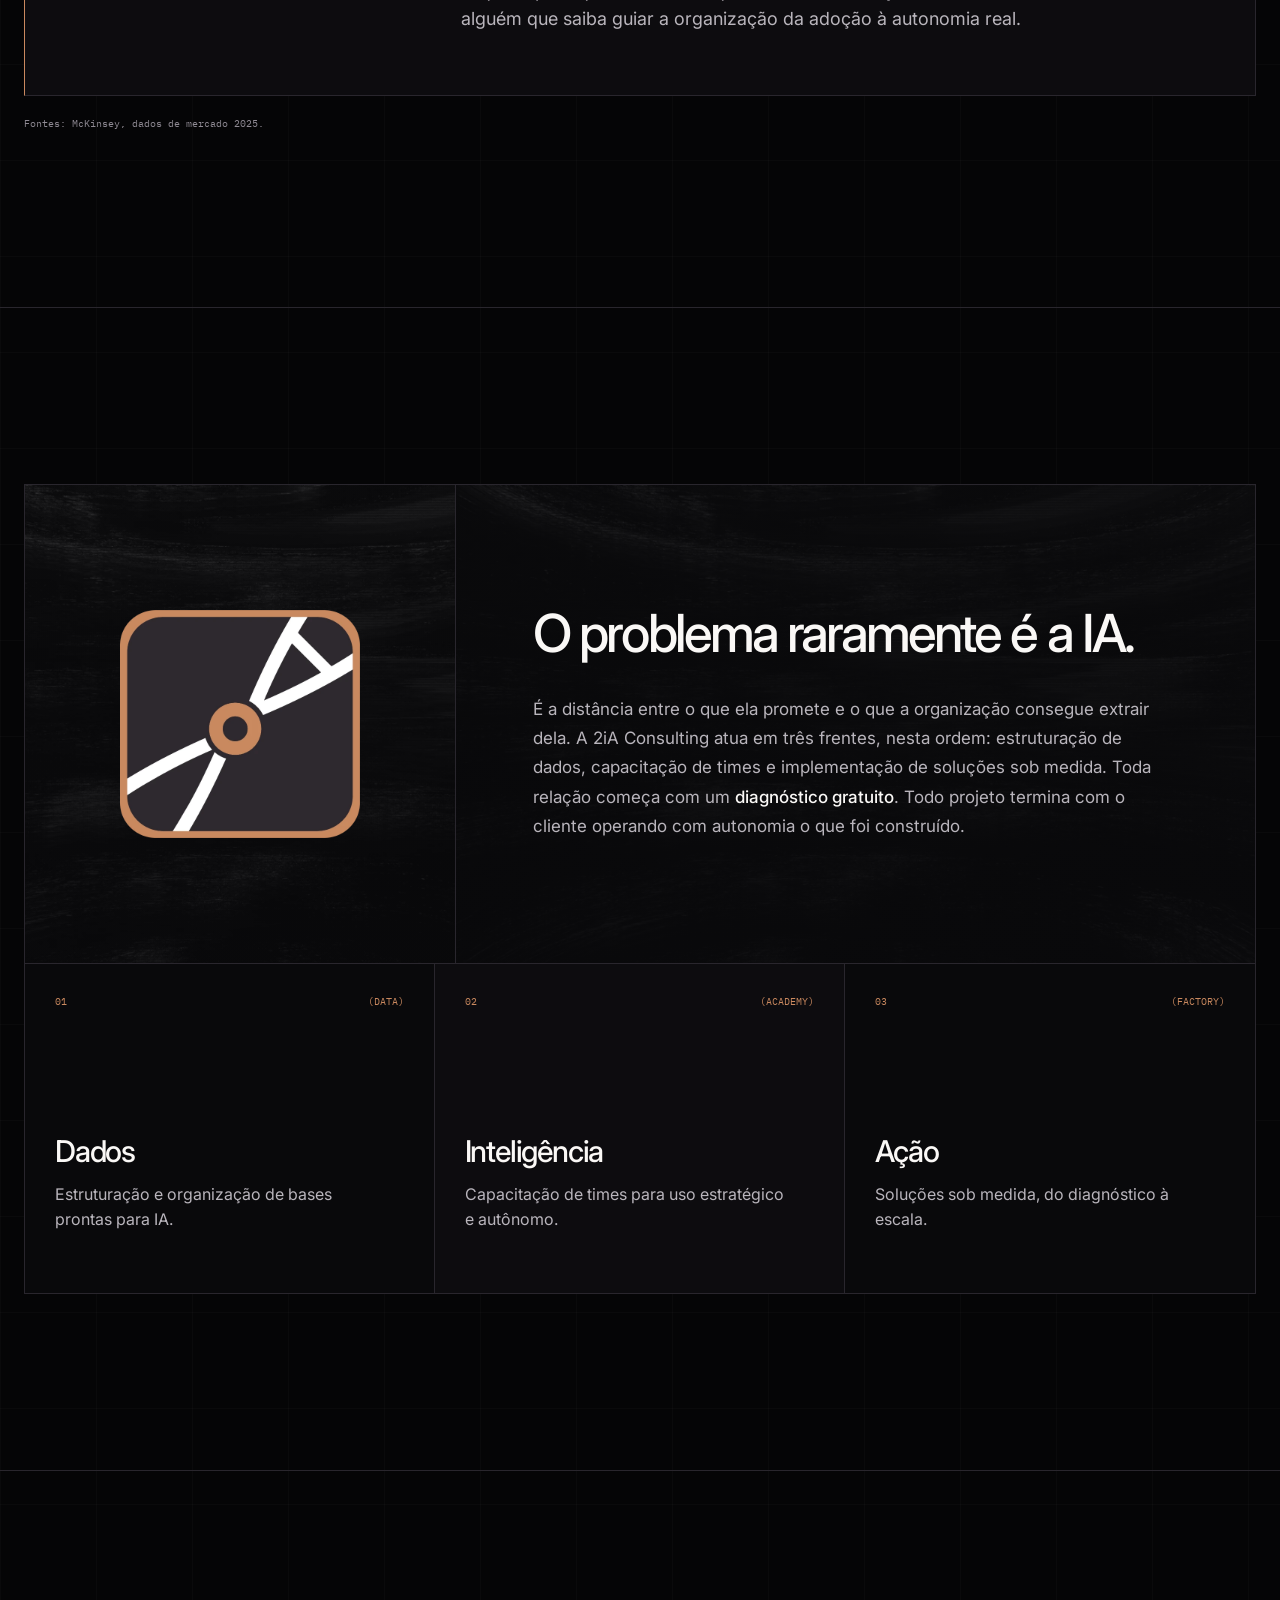
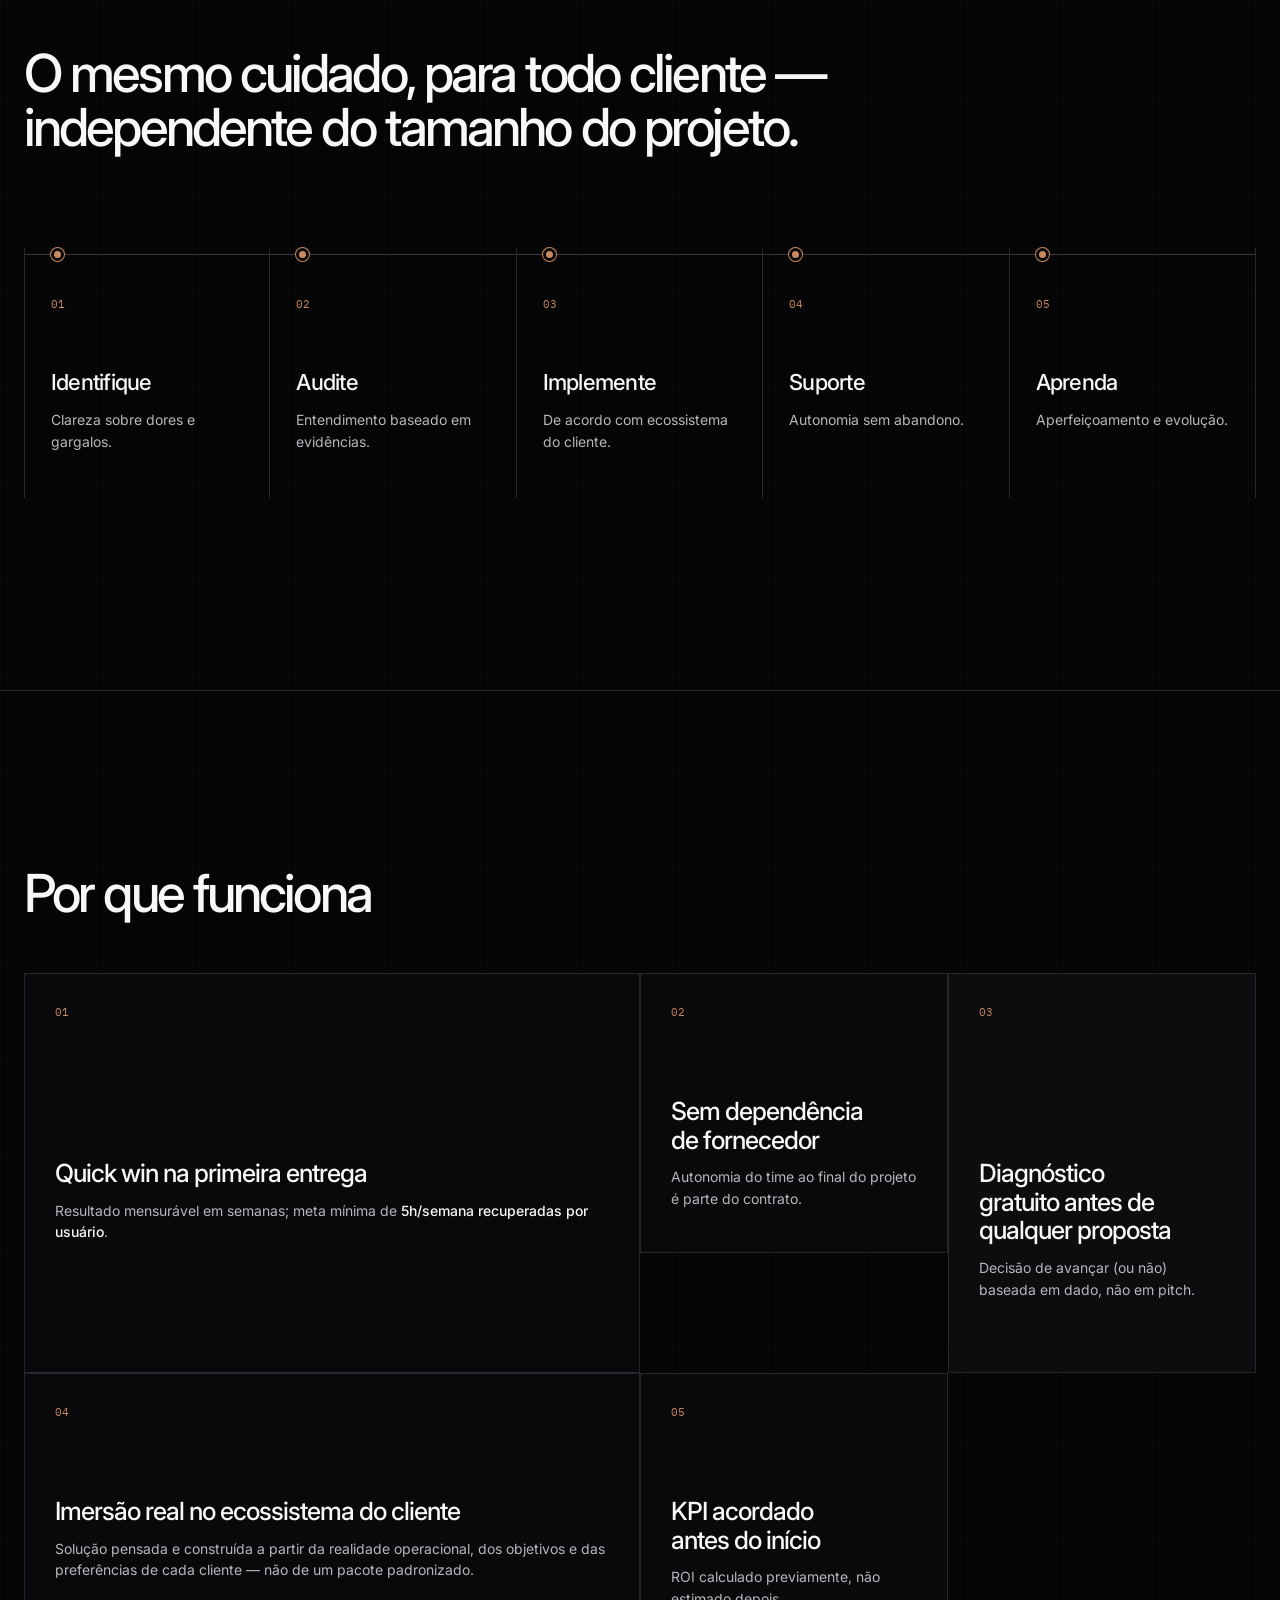
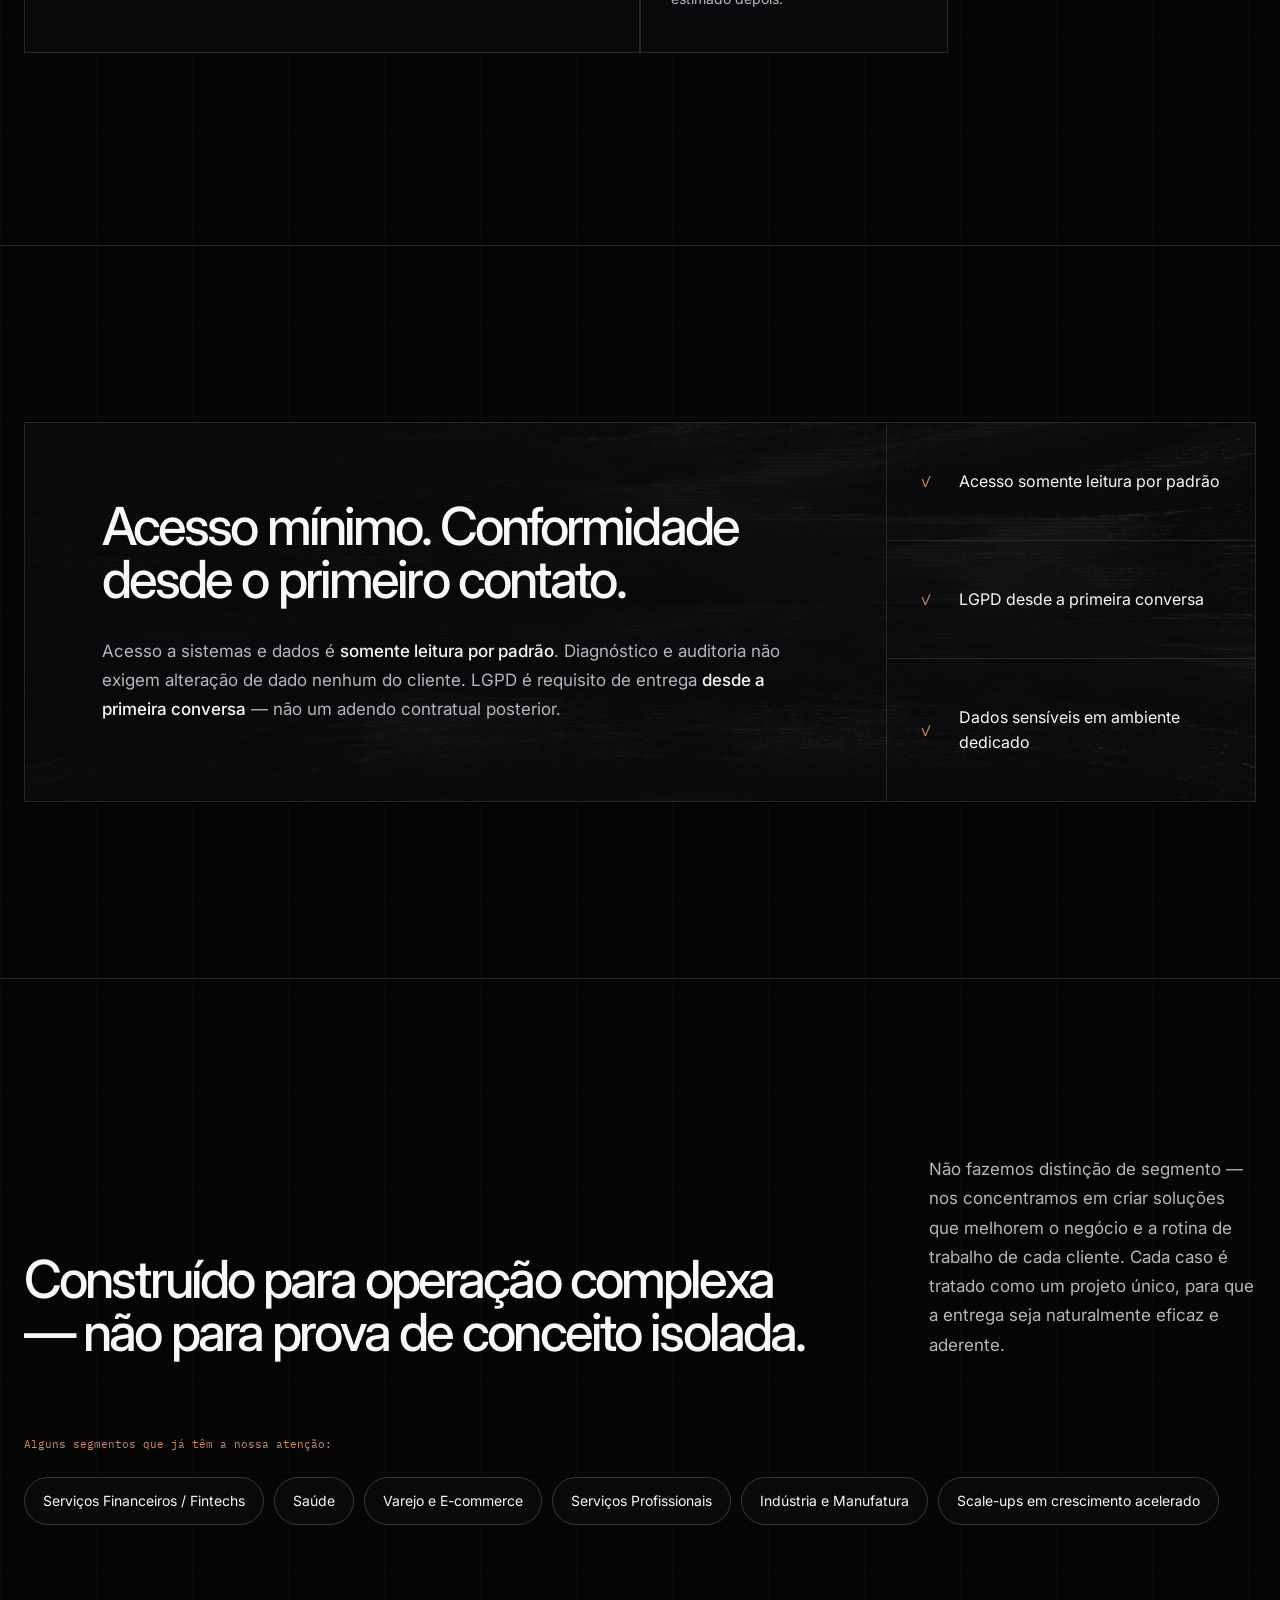
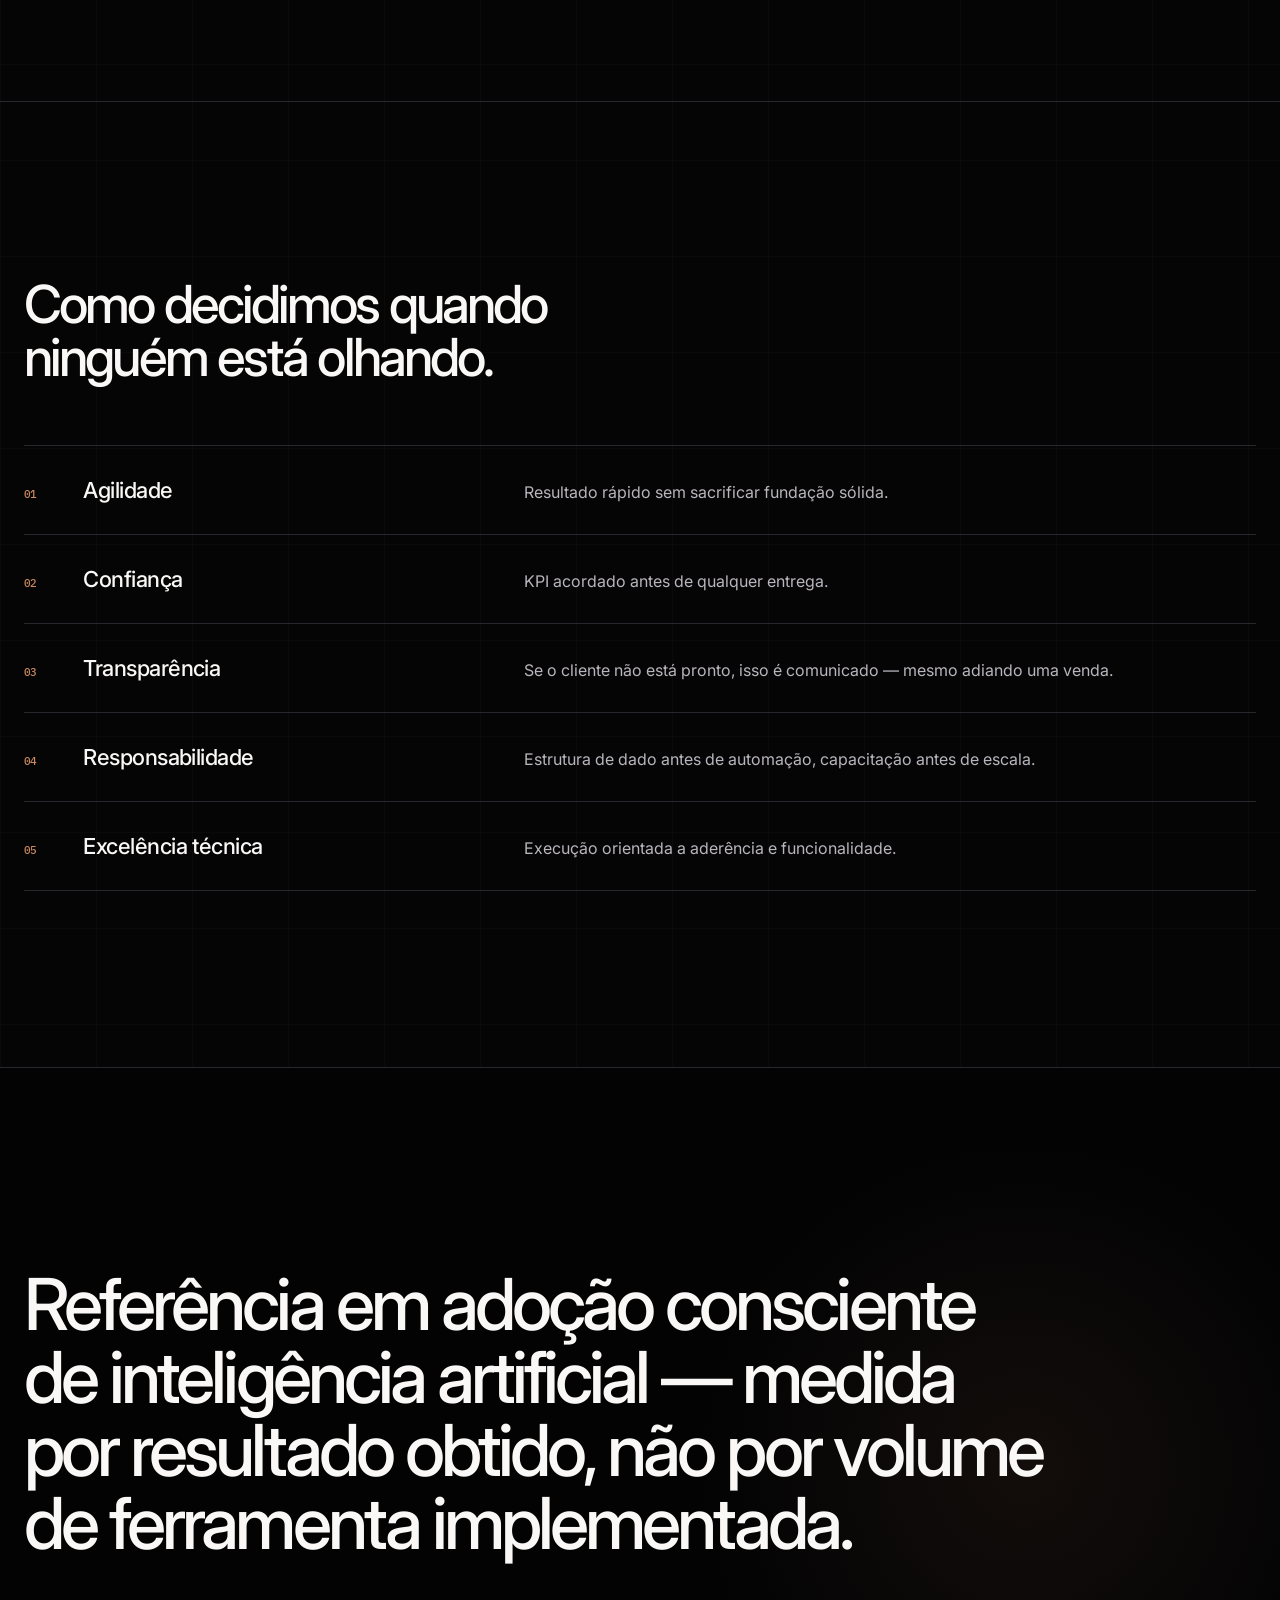
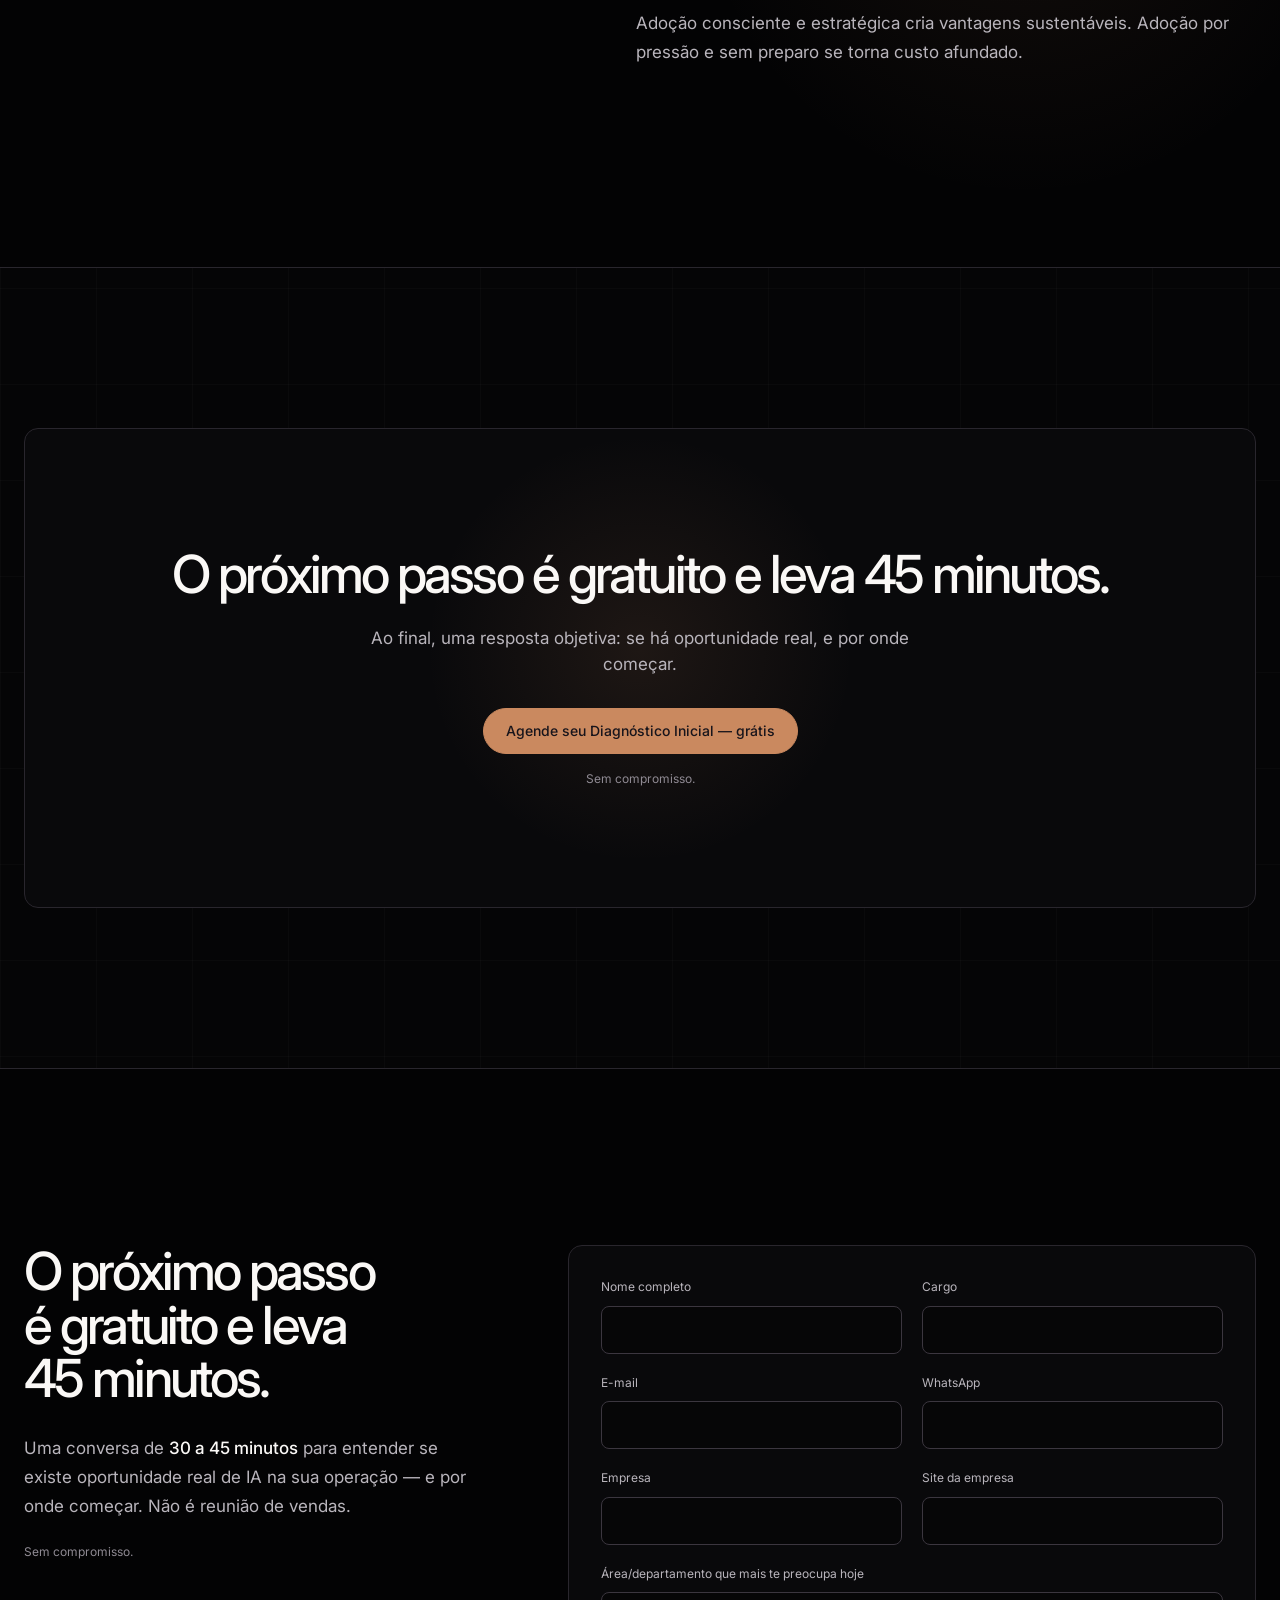
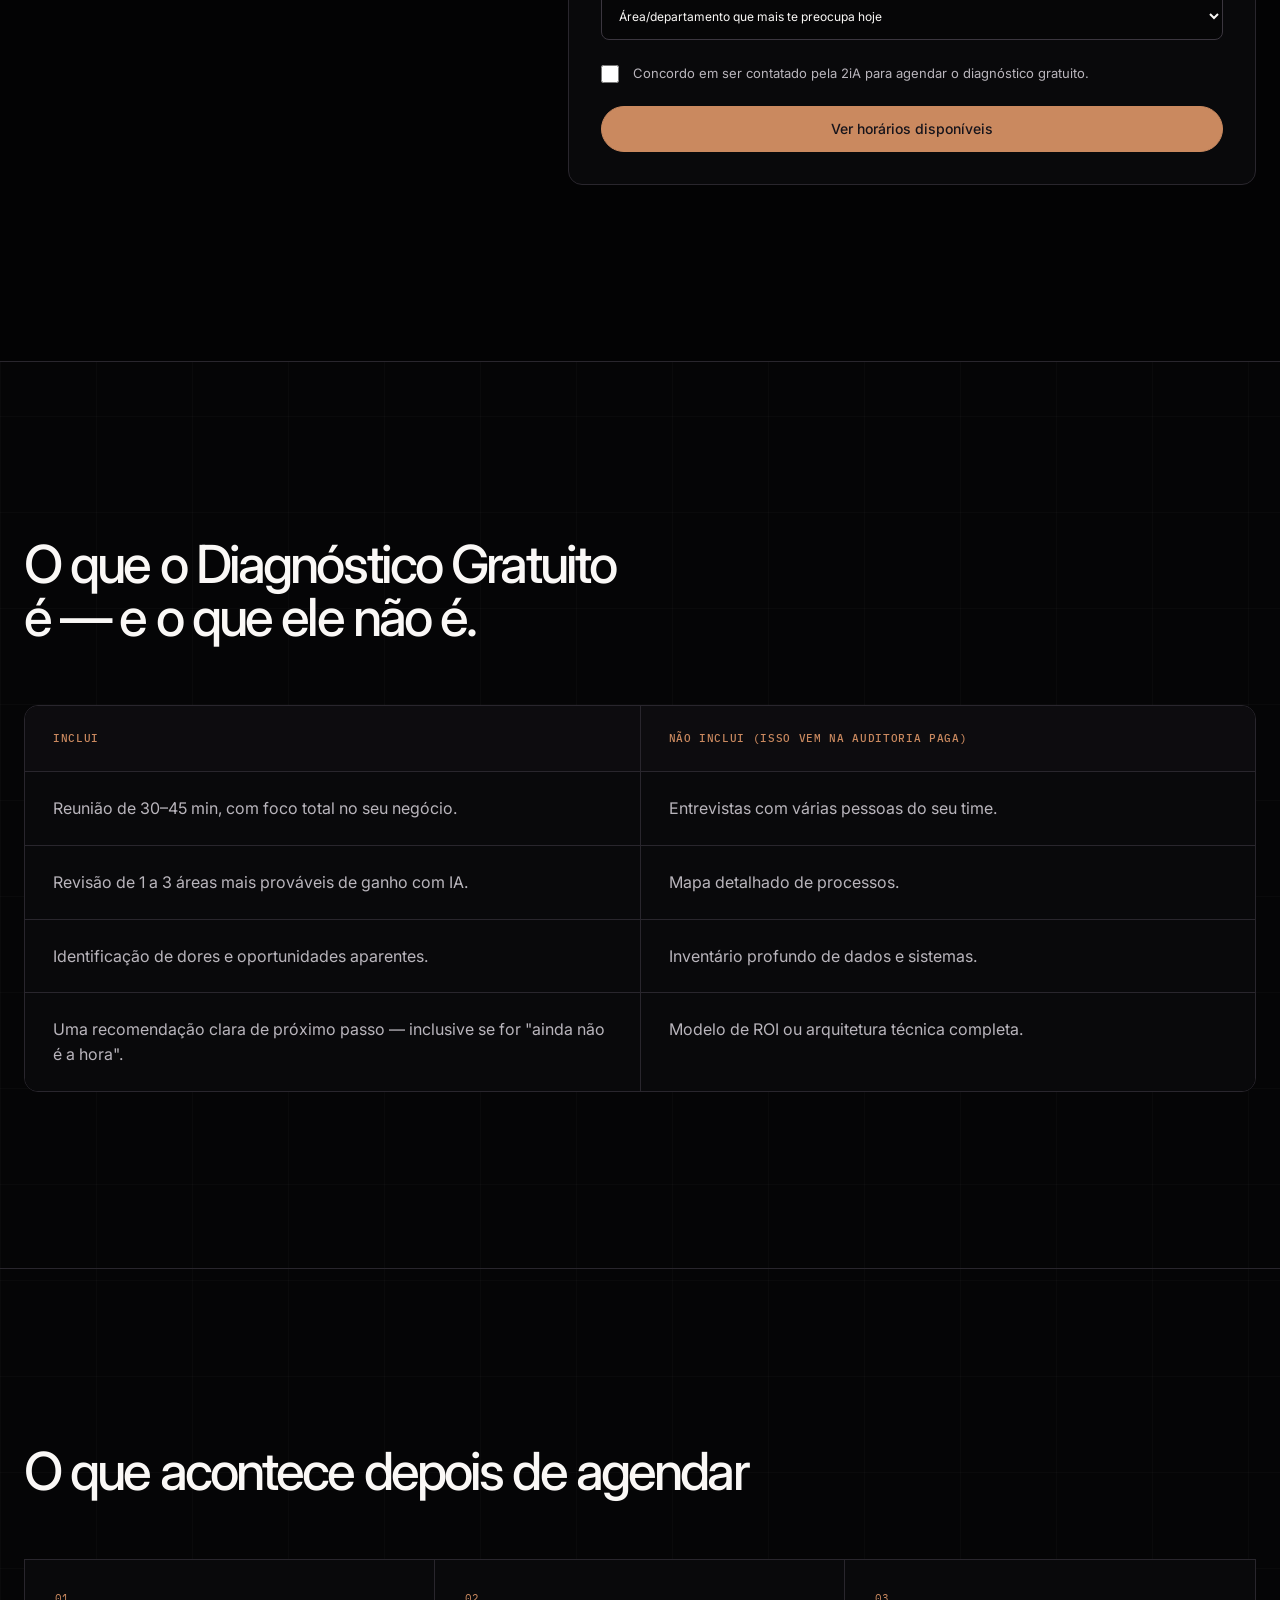
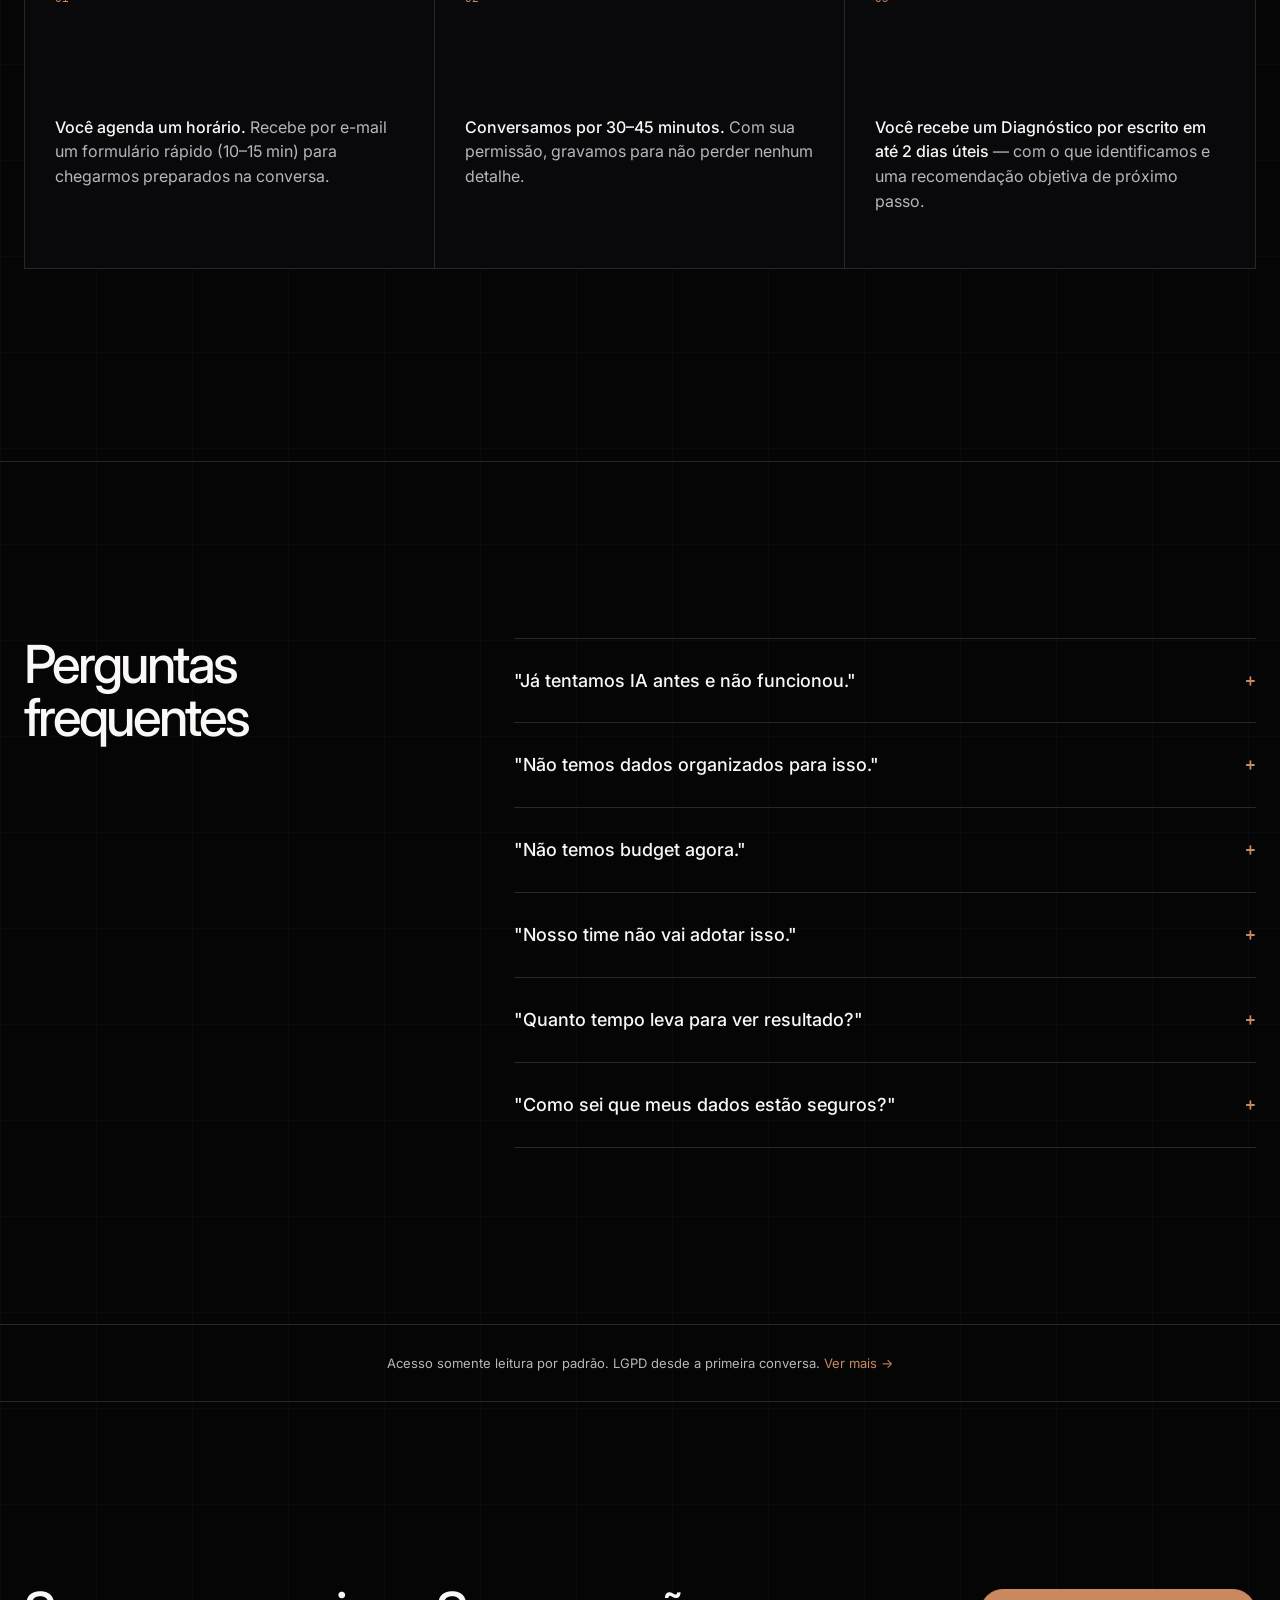
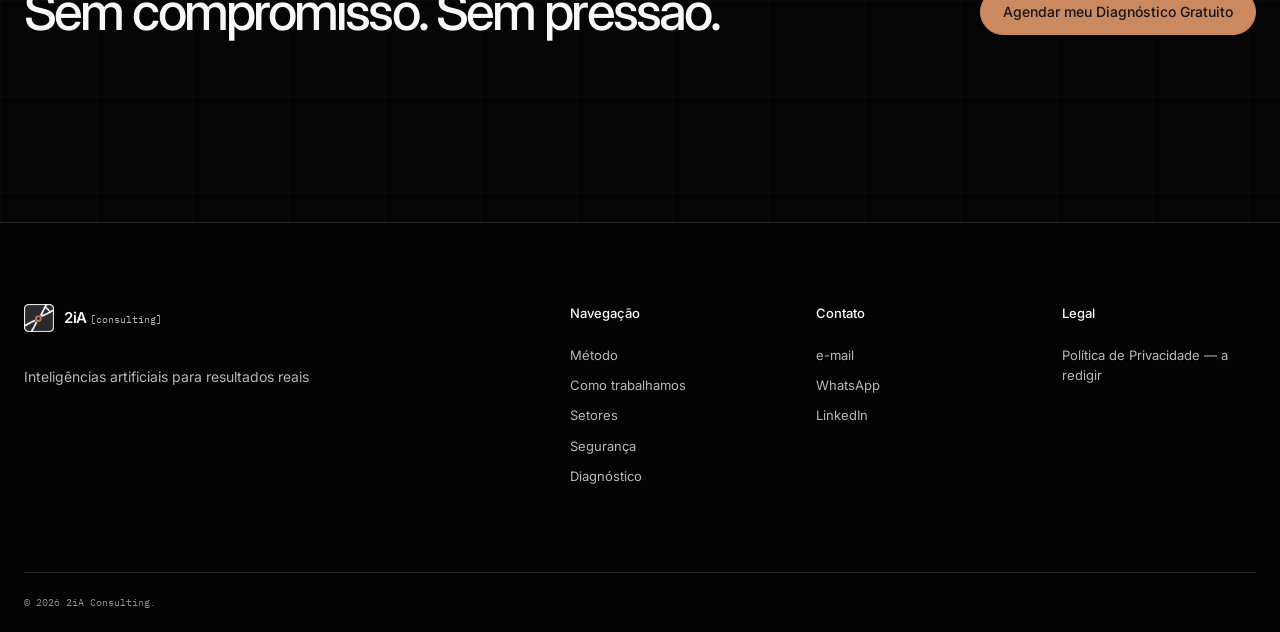
<file: v6/index.html>
<!doctype html>
<html lang="pt-BR">
  <head>
    <meta charset="utf-8" />
    <meta name="viewport" content="width=device-width, initial-scale=1" />
    <!-- síncrono e no topo: precisa marcar .js antes da 1ª pintura, senão
         o header hidden-by-default (que só existe sob .js) causaria um
         flash de header visível-depois-escondido -->
    <script>
      document.documentElement.classList.add("js");
    </script>
    <!-- prettier-ignore -->
    <title>2iA Consulting — Inteligências artificiais para resultados reais</title>
    <meta
      name="description"
      content="Consultoria de IA para operação complexa — não para prova de conceito isolada."
    />
    <link rel="preconnect" href="https://fonts.googleapis.com" />
    <link rel="preconnect" href="https://fonts.gstatic.com" crossorigin />
    <link
      href="https://fonts.googleapis.com/css2?family=IBM+Plex+Mono:wght@400;500&family=Inter:wght@400;500;600&display=swap"
      rel="stylesheet"
    />
    <link rel="stylesheet" href="styles.css" />
  </head>
  <body>
    <header class="site-header">
      <div class="shell header-inner">
        <a class="brand" href="#hero" aria-label="2iA Consulting">
          <img
            src="../assets/logo-branca.webp"
            alt="2iA Consulting"
            width="640"
            height="608"
          />
          <span class="brand-name">2iA <small>[consulting]</small></span>
        </a>

        <nav class="header-nav" aria-label="Navegação">
          <div class="header-links">
            <a href="#como-trabalhamos">Como trabalhamos</a>
            <a href="#setores">Setores</a>
          </div>
          <div class="header-actions">
            <a class="header-action header-action--ghost" href="#metodo"
              >Método</a
            >
            <a class="header-action header-action--outline" href="#seguranca"
              >Segurança</a
            >
            <a class="header-action header-action--solid" href="#diagnostico"
              >Agendar Diagnóstico</a
            >
          </div>
        </nav>
      </div>
    </header>

    <main>
      <section class="hero" id="hero" aria-labelledby="hero-title">
        <div class="hero-texture" aria-hidden="true"></div>
        <div class="shell hero-grid">
          <div class="hero-copy">
            <h1 id="hero-title">
              Inteligências artificiais para resultados reais.
            </h1>
            <div class="hero-actions">
              <a class="button button--primary" href="#diagnostico">
                Agende seu Diagnóstico Inicial — grátis
              </a>
              <a class="text-link" href="#metodo">Ver como funciona ↓</a>
            </div>
          </div>

          <div class="hero-signal" aria-hidden="true">
            <span class="signal-halo"></span>
            <span class="signal-frame">
              <img
                src="../assets/logo-branca.webp"
                alt=""
                width="640"
                height="608"
              />
            </span>
          </div>

          <ol class="hero-pillars" aria-label="Três frentes">
            <li>
              <span class="mono">01</span>
              <span>Dados</span>
              <small>(DATA)</small>
            </li>
            <li>
              <span class="mono">02</span>
              <span>Inteligência</span>
              <small>(ACADEMY)</small>
            </li>
            <li>
              <span class="mono">03</span>
              <span>Ação</span>
              <small>(FACTORY)</small>
            </li>
          </ol>
        </div>
      </section>

      <section class="manifesto" aria-label="Manifesto">
        <div class="shell manifesto-inner">
          <span class="manifesto-rule" aria-hidden="true"></span>
          <p>O futuro vai ser definido por alguém. Que seja por você.</p>
          <span class="manifesto-rule" aria-hidden="true"></span>
        </div>
      </section>

      <section class="section" id="contexto" aria-labelledby="contexto-title">
        <div class="shell">
          <h2 id="contexto-title">
            Para quem lidera o mercado, adotar IA deixou de ser opção — virou
            tendência inevitável.
          </h2>

          <div class="stats-grid">
            <article class="stat-card stat-card--wide">
              <p class="stat-number">16,9% <span>→</span> 41,9%</p>
              <p>
                Adoção corporativa no Brasil (empresas com 100+ funcionários),
                de 2022 para 2025.
              </p>
            </article>
            <article class="stat-card">
              <p class="stat-number">55% <span>→</span> 72%</p>
              <p>Adoção global de IA em um único ano, entre 2023 e 2024.</p>
            </article>
            <article class="stat-note">
              <p>
                O investimento também aumentou de escala: o valor médio aplicado
                por empresa enterprise em iniciativas de IA foi de
                <strong>US$ 114 milhões</strong> em 2025, projetando
                <strong>US$ 130 milhões</strong> nos próximos 12 meses.
              </p>
            </article>
          </div>
          <p class="source">
            Fontes: McKinsey ("The State of AI"), Deloitte — dados de mercado
            2025.
          </p>
        </div>
      </section>

      <section
        class="section section--compact"
        id="paradoxo"
        aria-labelledby="paradoxo-title"
      >
        <div class="shell">
          <div class="heading-split">
            <h2 id="paradoxo-title">
              Adotar virou regra. Escalar continua sendo exceção.
            </h2>
            <p>
              A adesão à IA já não é diferencial entre quem lidera o mercado — é
              tendência estabelecida. Mas a maioria ainda não consegue
              transformar esse investimento em resultado operacional.
            </p>
          </div>

          <div class="stats-grid stats-grid--paradox">
            <article class="stat-card">
              <p class="stat-number">7%</p>
              <p>
                das empresas no mundo têm iniciativas de IA totalmente
                escaladas. 30% seguem travadas em piloto.
              </p>
            </article>
            <article class="stat-card stat-card--wide">
              <p class="stat-number">23%</p>
              <p>
                das empresas no Brasil conseguem escalar 40%+ de seus
                projetos-piloto. Principal barreira: dados não estruturados (67%
                dos casos).
              </p>
            </article>
            <article class="stat-note stat-note--accent">
              <p>
                O que separa quem escala de quem trava não é orçamento — é
                direcionamento: ter alguém que saiba guiar a organização da
                adoção à autonomia real.
              </p>
            </article>
          </div>
          <p class="source">Fontes: McKinsey, dados de mercado 2025.</p>
        </div>
      </section>

      <section class="section" id="metodo" aria-labelledby="metodo-title">
        <div class="shell">
          <div class="method-intro">
            <article class="brand-plate">
              <img
                src="../assets/logo-laranja.webp"
                alt="Marca 2iA Consulting"
                width="640"
                height="608"
              />
            </article>
            <div class="method-copy">
              <h2 id="metodo-title">O problema raramente é a IA.</h2>
              <p>
                É a distância entre o que ela promete e o que a organização
                consegue extrair dela. A 2iA Consulting atua em três frentes,
                nesta ordem: estruturação de dados, capacitação de times e
                implementação de soluções sob medida. Toda relação começa com um
                <strong>diagnóstico gratuito</strong>. Todo projeto termina com
                o cliente operando com autonomia o que foi construído.
              </p>
            </div>
          </div>

          <div class="method-grid">
            <article class="method-card">
              <div class="card-topline">
                <span>01</span>
                <span>(DATA)</span>
              </div>
              <h3>Dados</h3>
              <p>Estruturação e organização de bases prontas para IA.</p>
            </article>
            <article class="method-card method-card--raised">
              <div class="card-topline">
                <span>02</span>
                <span>(ACADEMY)</span>
              </div>
              <h3>Inteligência</h3>
              <p>Capacitação de times para uso estratégico e autônomo.</p>
            </article>
            <article class="method-card">
              <div class="card-topline">
                <span>03</span>
                <span>(FACTORY)</span>
              </div>
              <h3>Ação</h3>
              <p>Soluções sob medida, do diagnóstico à escala.</p>
            </article>
          </div>
        </div>
      </section>

      <section
        class="section"
        id="como-trabalhamos"
        aria-labelledby="como-title"
      >
        <div class="shell">
          <h2 id="como-title">
            O mesmo cuidado, para todo cliente — independente do tamanho do
            projeto.
          </h2>

          <ol class="timeline">
            <li>
              <span class="timeline-dot" aria-hidden="true"></span>
              <span class="timeline-number">01</span>
              <h3>Identifique</h3>
              <p>Clareza sobre dores e gargalos.</p>
            </li>
            <li>
              <span class="timeline-dot" aria-hidden="true"></span>
              <span class="timeline-number">02</span>
              <h3>Audite</h3>
              <p>Entendimento baseado em evidências.</p>
            </li>
            <li>
              <span class="timeline-dot" aria-hidden="true"></span>
              <span class="timeline-number">03</span>
              <h3>Implemente</h3>
              <p>De acordo com ecossistema do cliente.</p>
            </li>
            <li>
              <span class="timeline-dot" aria-hidden="true"></span>
              <span class="timeline-number">04</span>
              <h3>Suporte</h3>
              <p>Autonomia sem abandono.</p>
            </li>
            <li>
              <span class="timeline-dot" aria-hidden="true"></span>
              <span class="timeline-number">05</span>
              <h3>Aprenda</h3>
              <p>Aperfeiçoamento e evolução.</p>
            </li>
          </ol>
        </div>
      </section>

      <section
        class="section"
        id="por-que-funciona"
        aria-labelledby="funciona-title"
      >
        <div class="shell">
          <h2 class="section-name" id="funciona-title">Por que funciona</h2>

          <ol class="bento-grid">
            <li class="bento-card bento-card--large">
              <span>01</span>
              <h3>Quick win na primeira entrega</h3>
              <p>
                Resultado mensurável em semanas; meta mínima de
                <strong>5h/semana recuperadas por usuário</strong>.
              </p>
            </li>
            <li class="bento-card">
              <span>02</span>
              <h3>Sem dependência de fornecedor</h3>
              <p>Autonomia do time ao final do projeto é parte do contrato.</p>
            </li>
            <li class="bento-card bento-card--tall">
              <span>03</span>
              <h3>Diagnóstico gratuito antes de qualquer proposta</h3>
              <p>Decisão de avançar (ou não) baseada em dado, não em pitch.</p>
            </li>
            <li class="bento-card bento-card--wide">
              <span>04</span>
              <h3>Imersão real no ecossistema do cliente</h3>
              <p>
                Solução pensada e construída a partir da realidade operacional,
                dos objetivos e das preferências de cada cliente — não de um
                pacote padronizado.
              </p>
            </li>
            <li class="bento-card">
              <span>05</span>
              <h3>KPI acordado antes do início</h3>
              <p>ROI calculado previamente, não estimado depois.</p>
            </li>
          </ol>
        </div>
      </section>

      <section class="section" id="seguranca" aria-labelledby="seguranca-title">
        <div class="shell">
          <div class="security-panel">
            <div>
              <h2 id="seguranca-title">
                Acesso mínimo. Conformidade desde o primeiro contato.
              </h2>
              <p>
                Acesso a sistemas e dados é
                <strong>somente leitura por padrão</strong>. Diagnóstico e
                auditoria não exigem alteração de dado nenhum do cliente. LGPD é
                requisito de entrega
                <strong>desde a primeira conversa</strong> — não um adendo
                contratual posterior.
              </p>
            </div>
            <ul class="check-list">
              <li>Acesso somente leitura por padrão</li>
              <li>LGPD desde a primeira conversa</li>
              <li>Dados sensíveis em ambiente dedicado</li>
            </ul>
          </div>
        </div>
      </section>

      <section class="section" id="setores" aria-labelledby="setores-title">
        <div class="shell">
          <div class="heading-split">
            <h2 id="setores-title">
              Construído para operação complexa — não para prova de conceito
              isolada.
            </h2>
            <p>
              Não fazemos distinção de segmento — nos concentramos em criar
              soluções que melhorem o negócio e a rotina de trabalho de cada
              cliente. Cada caso é tratado como um projeto único, para que a
              entrega seja naturalmente eficaz e aderente.
            </p>
          </div>

          <p class="list-callout">
            Alguns segmentos que já têm a nossa atenção:
          </p>
          <ul class="pill-list">
            <li>Serviços Financeiros / Fintechs</li>
            <li>Saúde</li>
            <li>Varejo e E-commerce</li>
            <li>Serviços Profissionais</li>
            <li>Indústria e Manufatura</li>
            <li>Scale-ups em crescimento acelerado</li>
          </ul>
        </div>
      </section>

      <section
        class="section"
        id="principios"
        aria-labelledby="principios-title"
      >
        <div class="shell">
          <h2 id="principios-title">
            Como decidimos quando ninguém está olhando.
          </h2>

          <dl class="principles">
            <div>
              <dt><span>01</span> Agilidade</dt>
              <dd>Resultado rápido sem sacrificar fundação sólida.</dd>
            </div>
            <div>
              <dt><span>02</span> Confiança</dt>
              <dd>KPI acordado antes de qualquer entrega.</dd>
            </div>
            <div>
              <dt><span>03</span> Transparência</dt>
              <dd>
                Se o cliente não está pronto, isso é comunicado — mesmo adiando
                uma venda.
              </dd>
            </div>
            <div>
              <dt><span>04</span> Responsabilidade</dt>
              <dd>
                Estrutura de dado antes de automação, capacitação antes de
                escala.
              </dd>
            </div>
            <div>
              <dt><span>05</span> Excelência técnica</dt>
              <dd>Execução orientada a aderência e funcionalidade.</dd>
            </div>
          </dl>
        </div>
      </section>

      <section class="vision" id="visao" aria-labelledby="visao-title">
        <div class="shell vision-inner">
          <h2 id="visao-title">
            Referência em adoção consciente de inteligência artificial — medida
            por resultado obtido, não por volume de ferramenta implementada.
          </h2>
          <p>
            Adoção consciente e estratégica cria vantagens sustentáveis. Adoção
            por pressão e sem preparo se torna custo afundado.
          </p>
        </div>
      </section>

      <section class="final-cta" aria-label="Chamada final para o diagnóstico">
        <div class="shell">
          <div class="final-cta-panel">
            <h2 id="final-cta-title">
              O próximo passo é gratuito e leva 45 minutos.
            </h2>
            <p>
              Ao final, uma resposta objetiva: se há oportunidade real, e por
              onde começar.
            </p>
            <a class="button button--primary" href="#diagnostico">
              Agende seu Diagnóstico Inicial — grátis
            </a>
            <small>Sem compromisso.</small>
          </div>
        </div>
      </section>

      <section
        class="diagnostic"
        id="diagnostico"
        aria-label="Diagnóstico gratuito"
      >
        <div class="shell">
          <div class="diagnostic-hero">
            <div class="diagnostic-copy">
              <h2 id="diagnostico-title">
                O próximo passo é gratuito e leva 45 minutos.
              </h2>
              <p>
                Uma conversa de <strong>30 a 45 minutos</strong> para entender
                se existe oportunidade real de IA na sua operação — e por onde
                começar. Não é reunião de vendas.
              </p>
              <small>Sem compromisso.</small>
            </div>

            <form class="diagnostic-form" action="#diagnostico" method="get">
              <label>
                <span>Nome completo</span>
                <input type="text" name="nome" autocomplete="name" required />
              </label>
              <label>
                <span>Cargo</span>
                <input
                  type="text"
                  name="cargo"
                  autocomplete="organization-title"
                  required
                />
              </label>
              <label>
                <span>E-mail</span>
                <input
                  type="email"
                  name="email"
                  autocomplete="email"
                  required
                />
              </label>
              <label>
                <span>WhatsApp</span>
                <input type="tel" name="whatsapp" autocomplete="tel" required />
              </label>
              <label>
                <span>Empresa</span>
                <input
                  type="text"
                  name="empresa"
                  autocomplete="organization"
                  required
                />
              </label>
              <label>
                <span>Site da empresa</span>
                <input type="url" name="site" autocomplete="url" />
              </label>
              <label class="form-wide">
                <span>Área/departamento que mais te preocupa hoje</span>
                <select name="area" required>
                  <option value="" selected disabled>
                    Área/departamento que mais te preocupa hoje
                  </option>
                  <option>Vendas</option>
                  <option>Marketing</option>
                  <option>Suporte/Atendimento</option>
                  <option>Operações</option>
                  <option>Financeiro</option>
                  <option>RH</option>
                  <option>Gestão/Decisão</option>
                  <option>Outro</option>
                </select>
              </label>
              <label class="checkbox form-wide">
                <input type="checkbox" name="contato" required />
                <span>
                  Concordo em ser contatado pela 2iA para agendar o diagnóstico
                  gratuito.
                </span>
              </label>
              <button class="button button--primary form-wide" type="submit">
                Ver horários disponíveis
              </button>
            </form>
          </div>
        </div>
      </section>

      <section
        class="section"
        id="o-que-esperar"
        aria-labelledby="esperar-title"
      >
        <div class="shell">
          <h2 id="esperar-title">
            O que o Diagnóstico Gratuito é — e o que ele não é.
          </h2>

          <div class="comparison-wrap">
            <table class="comparison">
              <thead>
                <tr>
                  <th scope="col">Inclui</th>
                  <th scope="col">Não inclui (isso vem na Auditoria Paga)</th>
                </tr>
              </thead>
              <tbody>
                <tr>
                  <td>Reunião de 30–45 min, com foco total no seu negócio.</td>
                  <td>Entrevistas com várias pessoas do seu time.</td>
                </tr>
                <tr>
                  <td>
                    Revisão de 1 a 3 áreas mais prováveis de ganho com IA.
                  </td>
                  <td>Mapa detalhado de processos.</td>
                </tr>
                <tr>
                  <td>Identificação de dores e oportunidades aparentes.</td>
                  <td>Inventário profundo de dados e sistemas.</td>
                </tr>
                <tr>
                  <td>
                    Uma recomendação clara de próximo passo — inclusive se for
                    "ainda não é a hora".
                  </td>
                  <td>Modelo de ROI ou arquitetura técnica completa.</td>
                </tr>
              </tbody>
            </table>
          </div>
        </div>
      </section>

      <section class="section" id="depois" aria-labelledby="depois-title">
        <div class="shell">
          <h2 id="depois-title">O que acontece depois de agendar</h2>
          <ol class="after-steps">
            <li>
              <span>01</span>
              <p>
                <strong>Você agenda um horário.</strong> Recebe por e-mail um
                formulário rápido (10–15 min) para chegarmos preparados na
                conversa.
              </p>
            </li>
            <li>
              <span>02</span>
              <p>
                <strong>Conversamos por 30–45 minutos.</strong> Com sua
                permissão, gravamos para não perder nenhum detalhe.
              </p>
            </li>
            <li>
              <span>03</span>
              <p>
                <strong
                  >Você recebe um Diagnóstico por escrito em até 2 dias
                  úteis</strong
                >
                — com o que identificamos e uma recomendação objetiva de próximo
                passo.
              </p>
            </li>
          </ol>
        </div>
      </section>

      <section class="section" id="faq" aria-labelledby="faq-title">
        <div class="shell faq-shell">
          <h2 id="faq-title">Perguntas frequentes</h2>
          <div class="faq-list">
            <details>
              <summary>"Já tentamos IA antes e não funcionou."</summary>
              <p>
                Por isso começamos pelo diagnóstico gratuito — mapeamos o que
                travou antes (geralmente arquitetura ou capacitação, não a
                tecnologia em si) antes de propor qualquer coisa nova.
              </p>
            </details>
            <details>
              <summary>"Não temos dados organizados para isso."</summary>
              <p>
                Isso é normal — é o ponto de partida de praticamente todo
                projeto que fazemos. Estruturar dado é a primeira das nossas
                três frentes, não um pré-requisito que falta pra te atender.
              </p>
            </details>
            <details>
              <summary>"Não temos budget agora."</summary>
              <p>
                O diagnóstico é gratuito de qualquer forma. Se não for o
                momento, dizemos isso com clareza — e você decide quando
                retomar.
              </p>
            </details>
            <details>
              <summary>"Nosso time não vai adotar isso."</summary>
              <p>
                Capacitação faz parte do método, não é um extra. Formamos
                pessoas do seu time para validar a solução antes de qualquer
                escala.
              </p>
            </details>
            <details>
              <summary>"Quanto tempo leva para ver resultado?"</summary>
              <p>
                Isso depende do que a Auditoria Paga identificar como
                prioridade. O que é fixo é a meta —
                <strong
                  >mínimo de 5 horas por semana recuperadas por usuário</strong
                >
                — e acompanhamento constante durante toda a implementação.
              </p>
            </details>
            <details>
              <summary>"Como sei que meus dados estão seguros?"</summary>
              <p>
                Acesso é <strong>somente leitura por padrão</strong>. LGPD é
                requisito <strong>desde a primeira conversa</strong> — não um
                adendo contratual depois.
              </p>
            </details>
          </div>
        </div>
      </section>

      <section class="security-note" aria-label="Segurança">
        <div class="shell">
          <p>
            Acesso somente leitura por padrão. LGPD desde a primeira conversa.
            <a href="#seguranca">Ver mais →</a>
          </p>
        </div>
      </section>

      <section class="closing" aria-labelledby="closing-title">
        <div class="shell closing-inner">
          <h2 id="closing-title">Sem compromisso. Sem pressão.</h2>
          <a class="button button--primary" href="#diagnostico">
            Agendar meu Diagnóstico Gratuito
          </a>
        </div>
      </section>
    </main>

    <footer class="site-footer">
      <div class="shell footer-grid">
        <div class="footer-brand">
          <a class="brand" href="#hero" aria-label="2iA Consulting">
            <img
              src="../assets/logo-branca.webp"
              alt="2iA Consulting"
              width="640"
              height="608"
            />
            <span class="brand-name">2iA <small>[consulting]</small></span>
          </a>
          <p>Inteligências artificiais para resultados reais</p>
        </div>

        <div>
          <h2>Navegação</h2>
          <a href="#metodo">Método</a>
          <a href="#como-trabalhamos">Como trabalhamos</a>
          <a href="#setores">Setores</a>
          <a href="#seguranca">Segurança</a>
          <a href="#diagnostico">Diagnóstico</a>
        </div>
        <div>
          <h2>Contato</h2>
          <a href="#">e-mail</a>
          <a href="#">WhatsApp</a>
          <a href="#">LinkedIn</a>
        </div>
        <div>
          <h2>Legal</h2>
          <a href="#">Política de Privacidade — a redigir</a>
        </div>
      </div>
      <div class="shell footer-bottom">© 2026 2iA Consulting.</div>
    </footer>
    <script src="main.js" defer></script>
  </body>
</html>
</file>
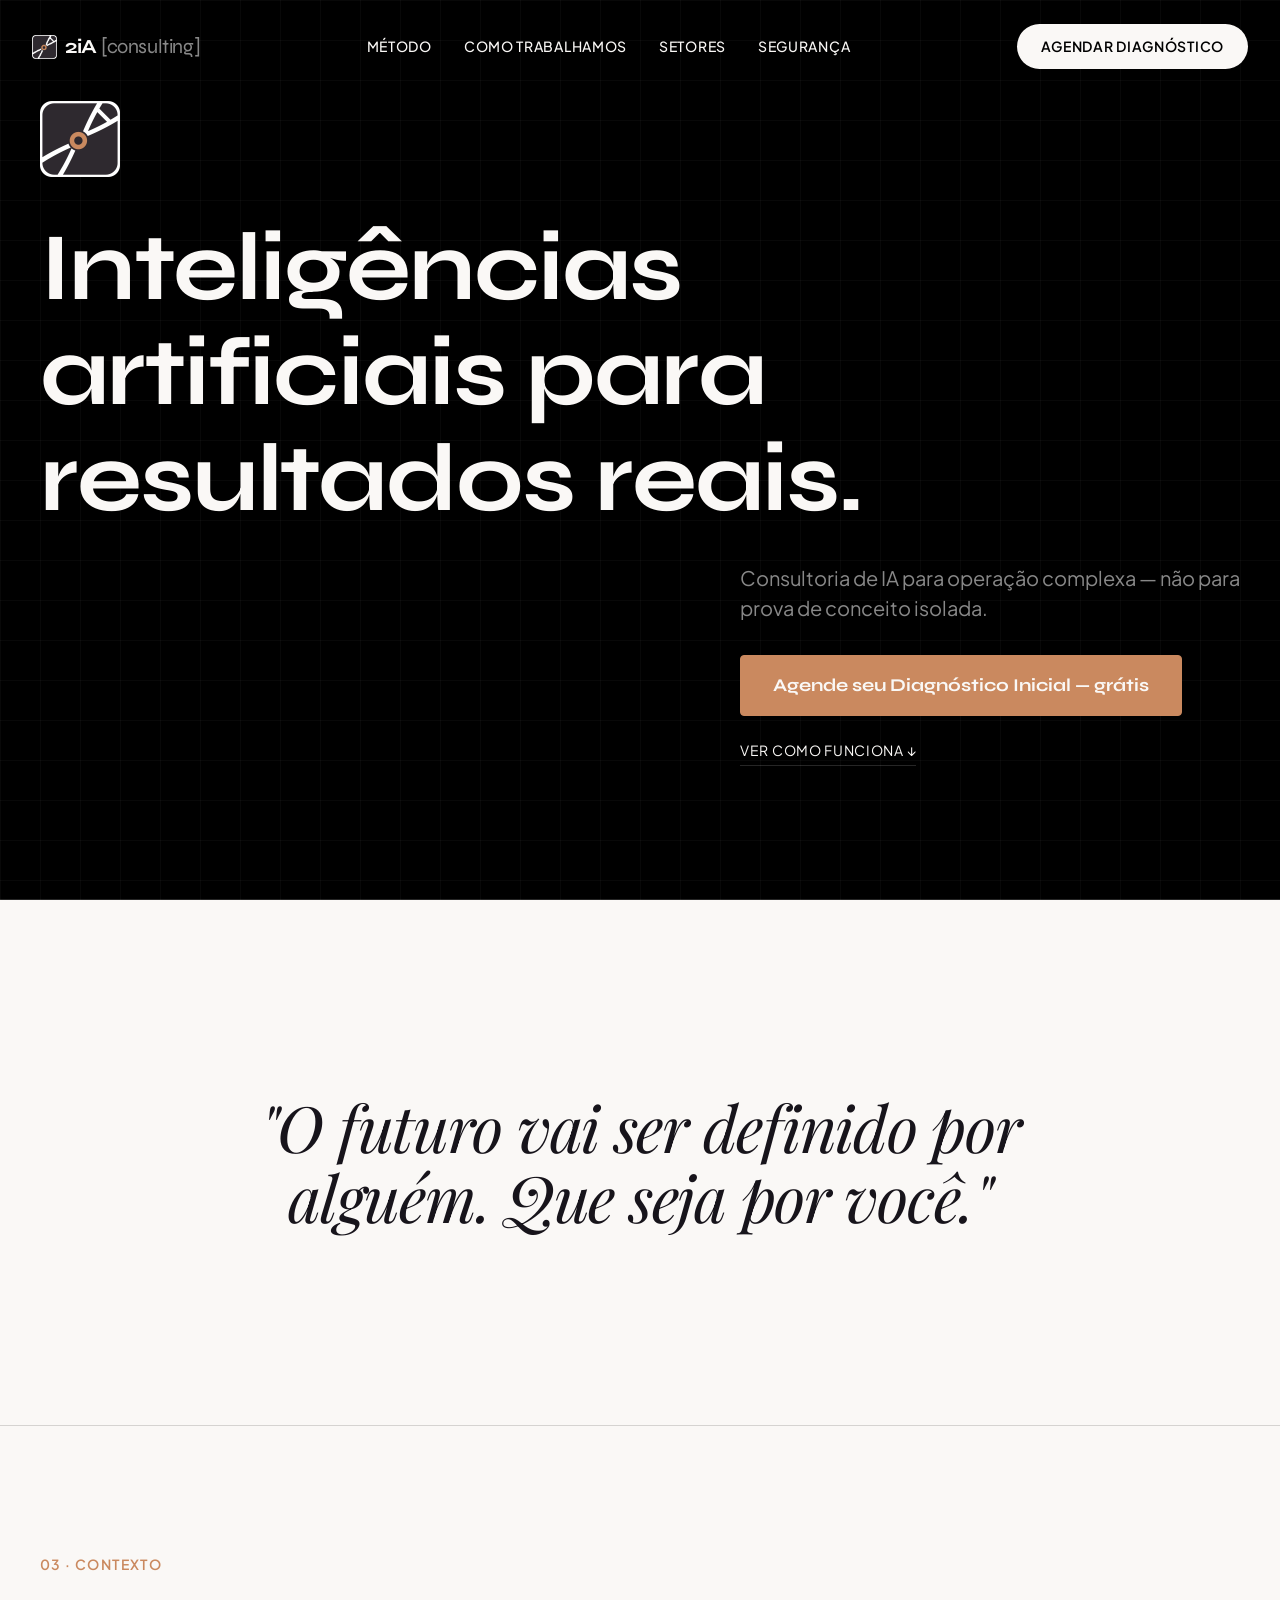
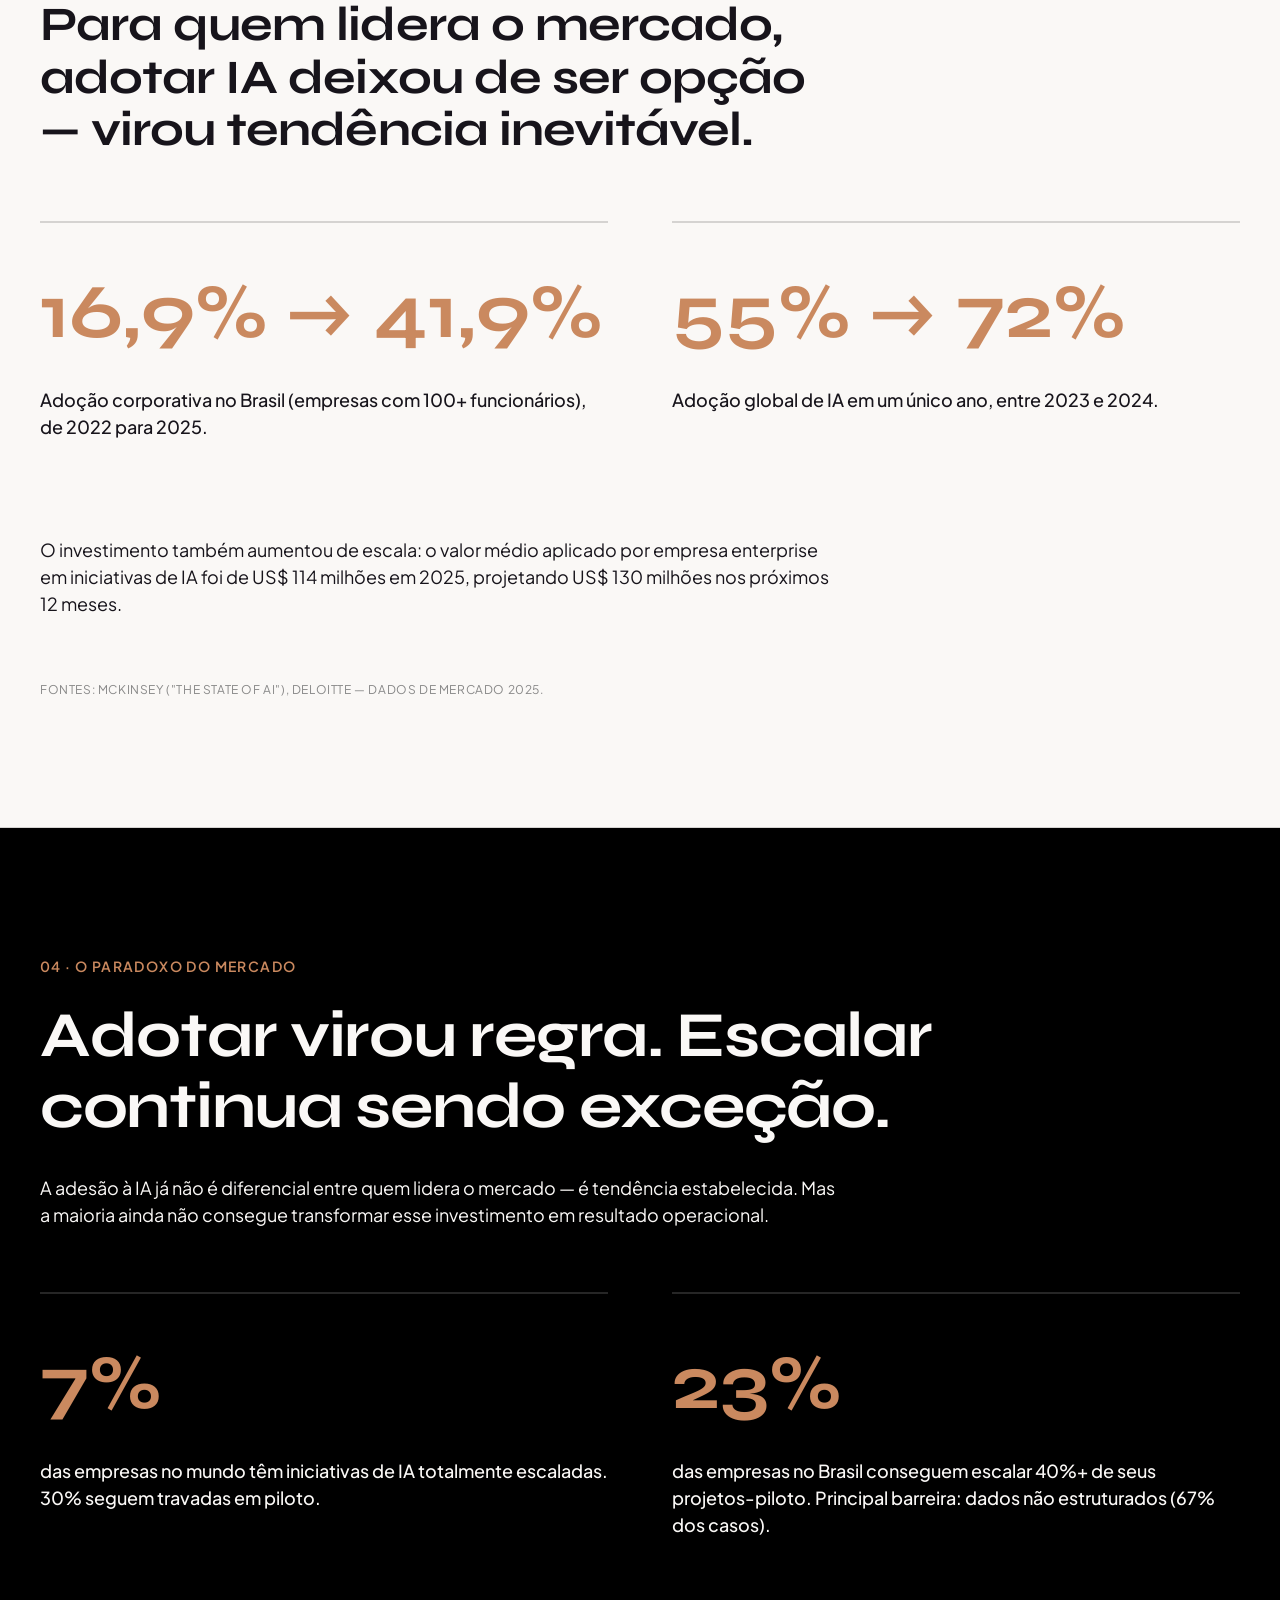
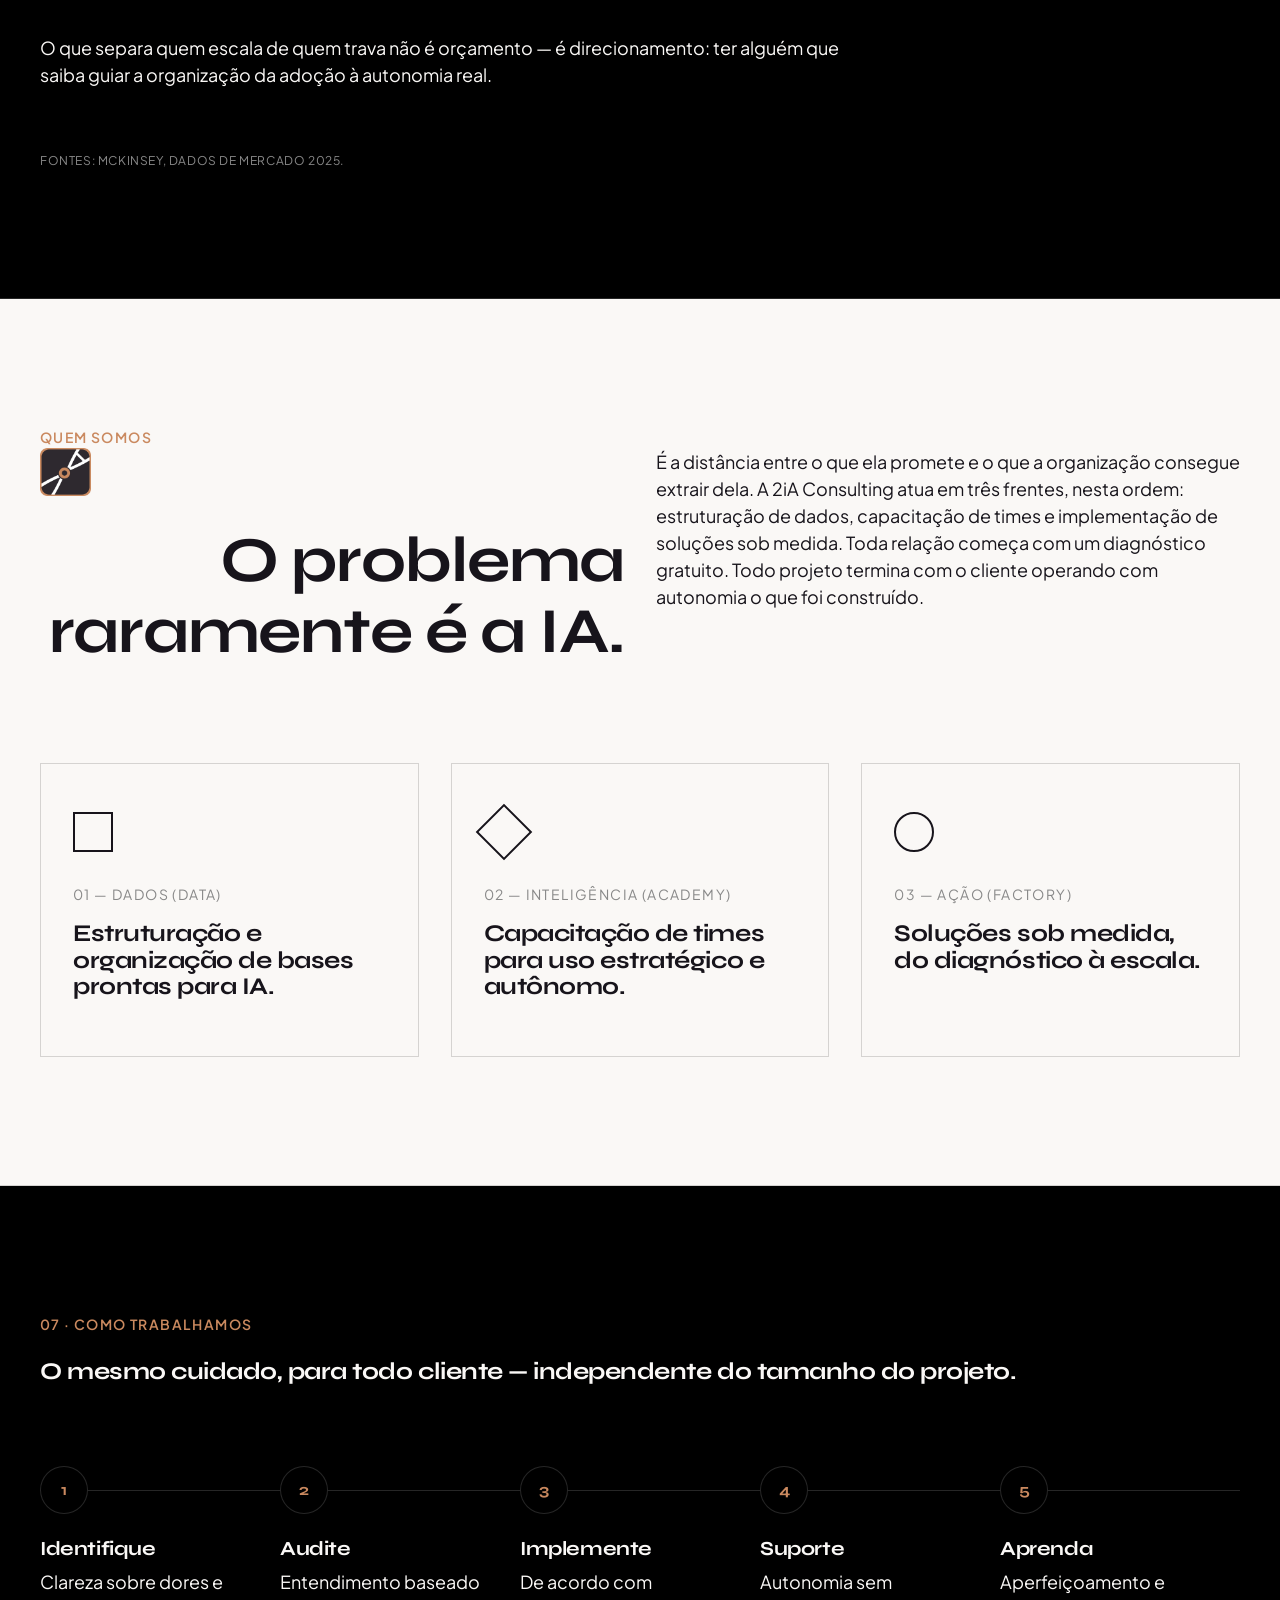
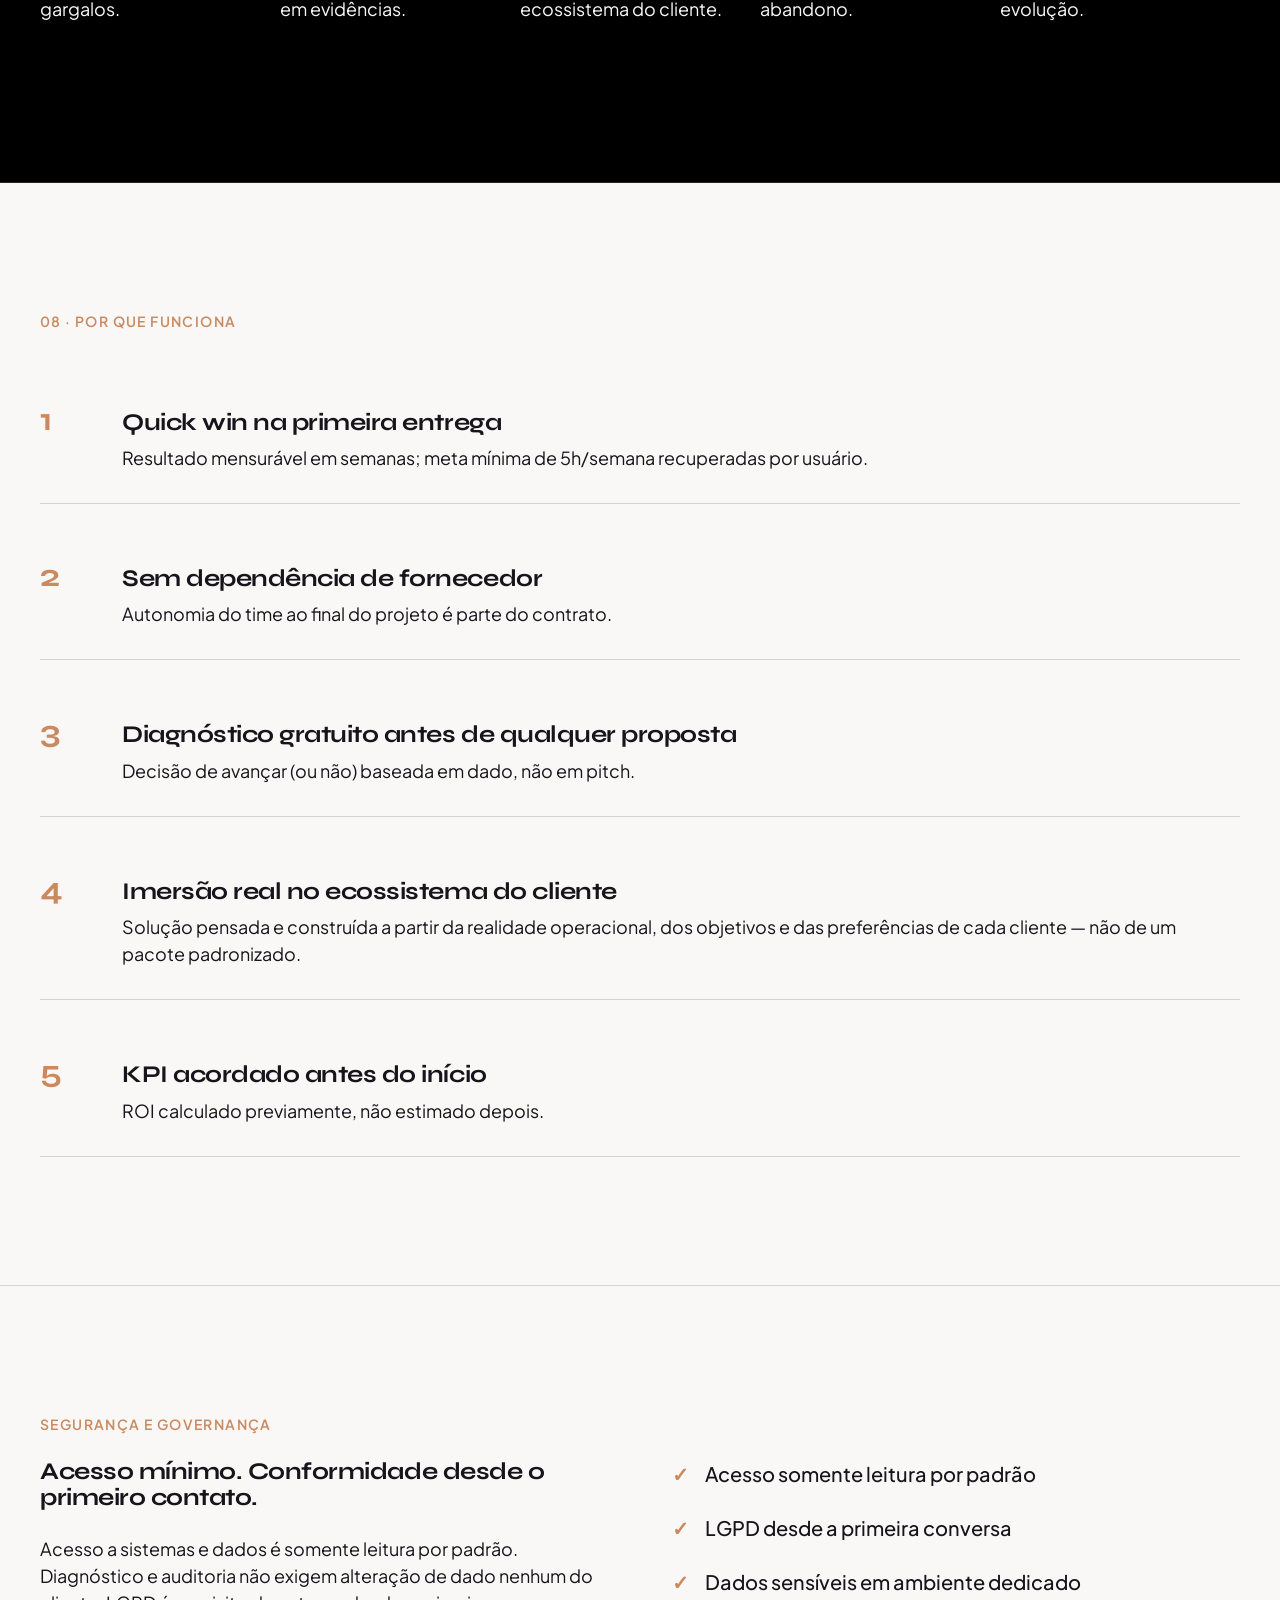
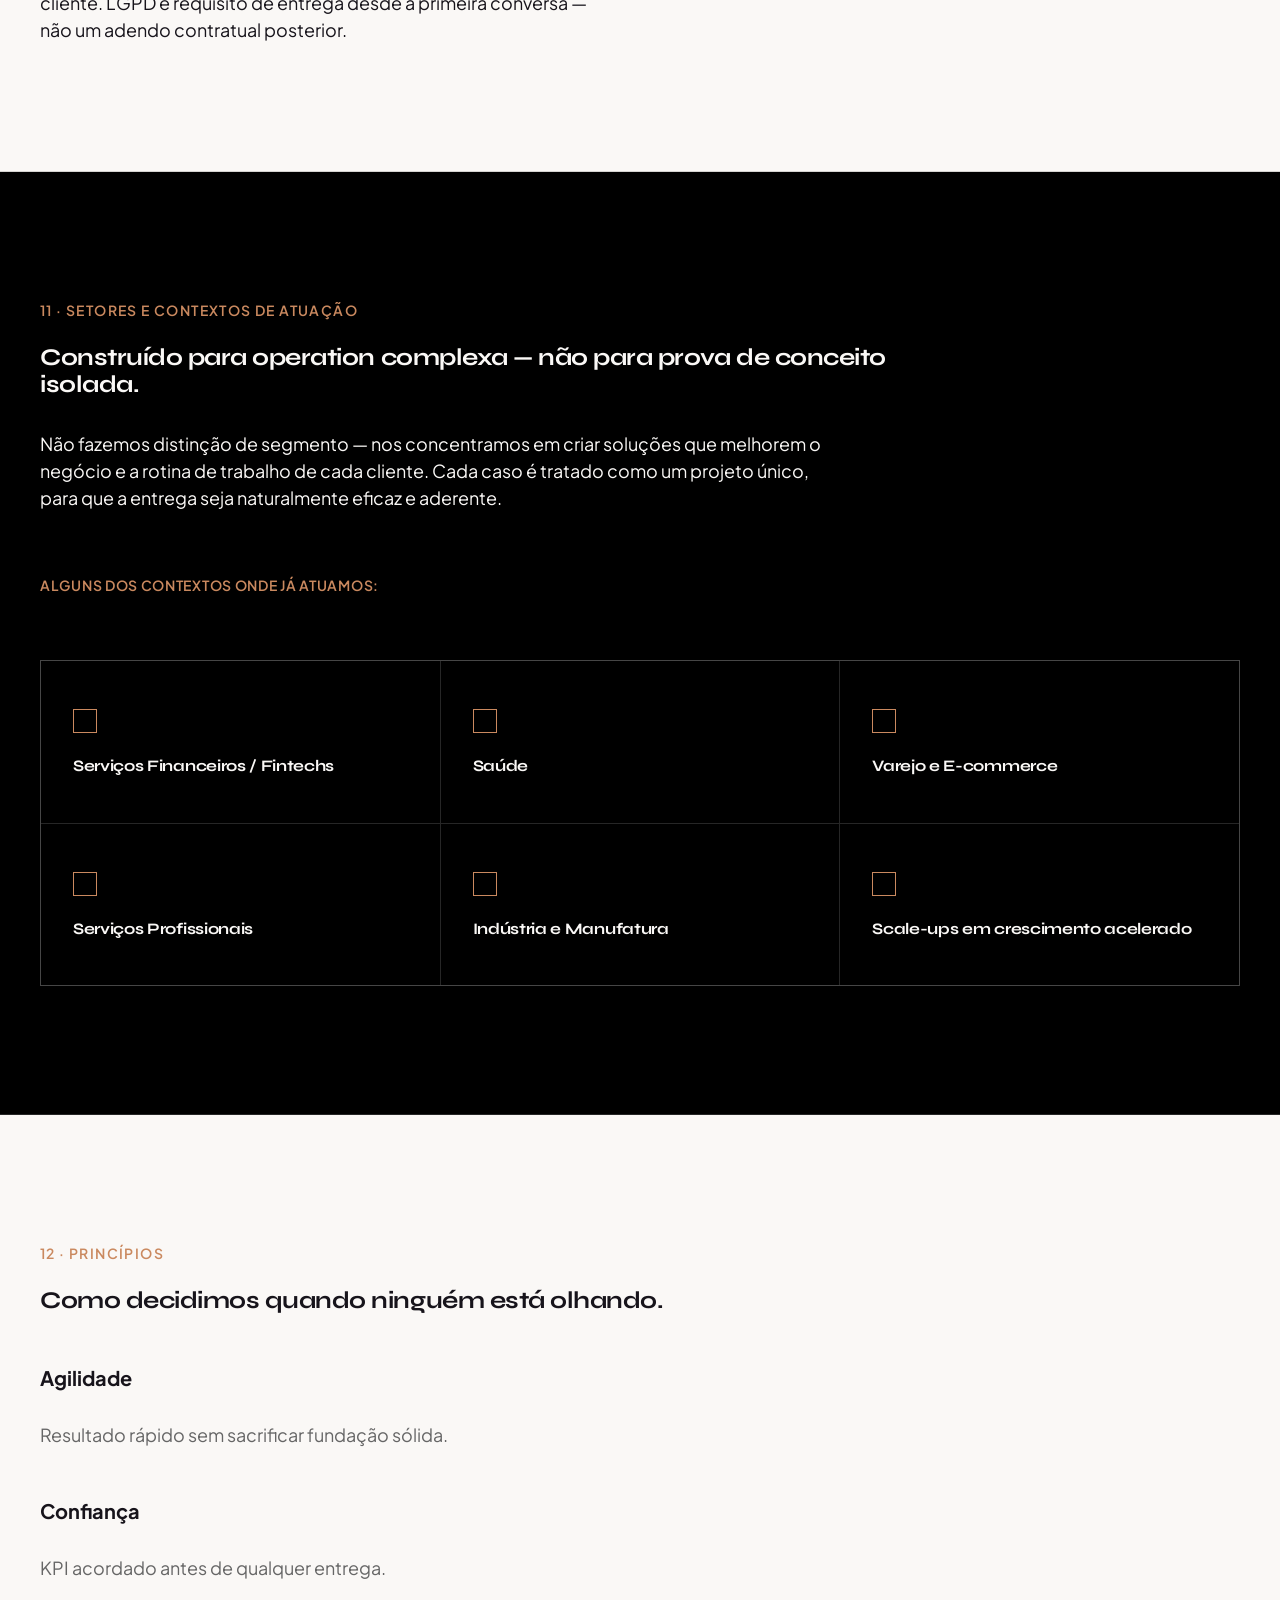
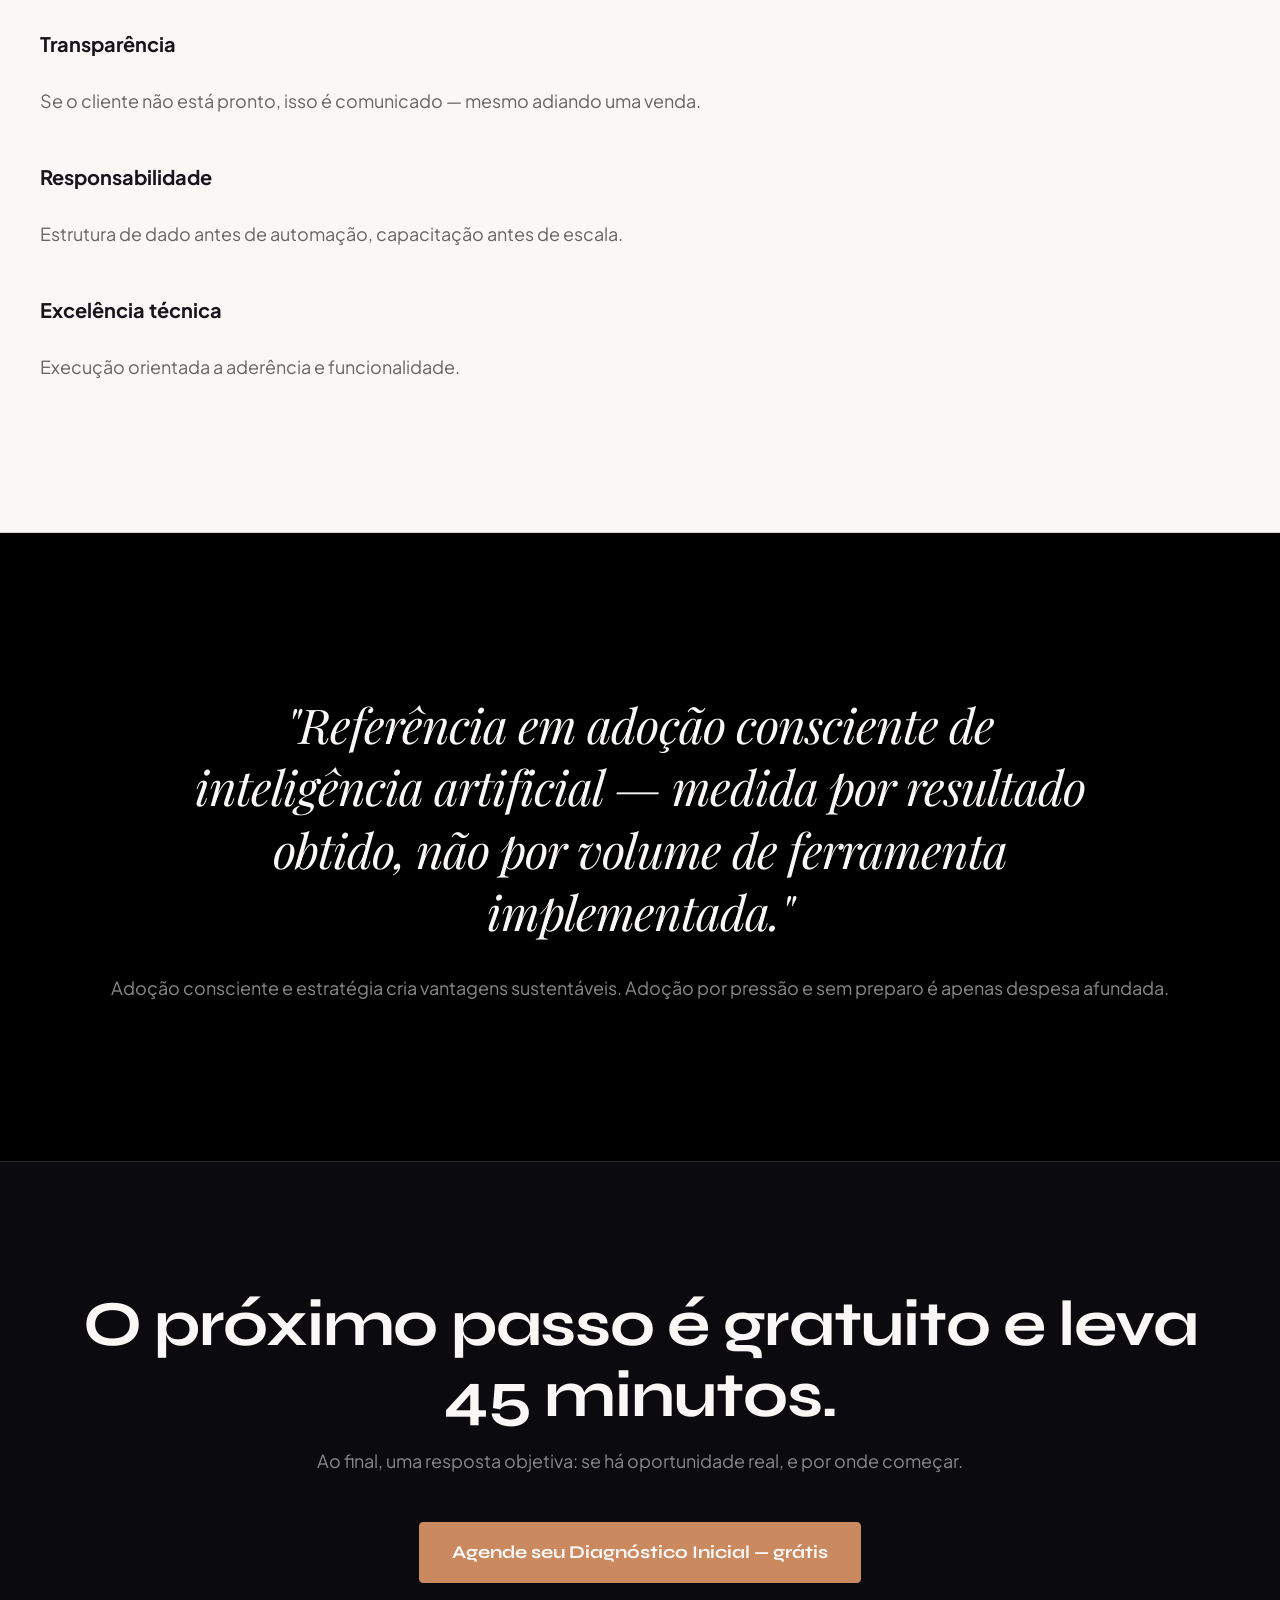
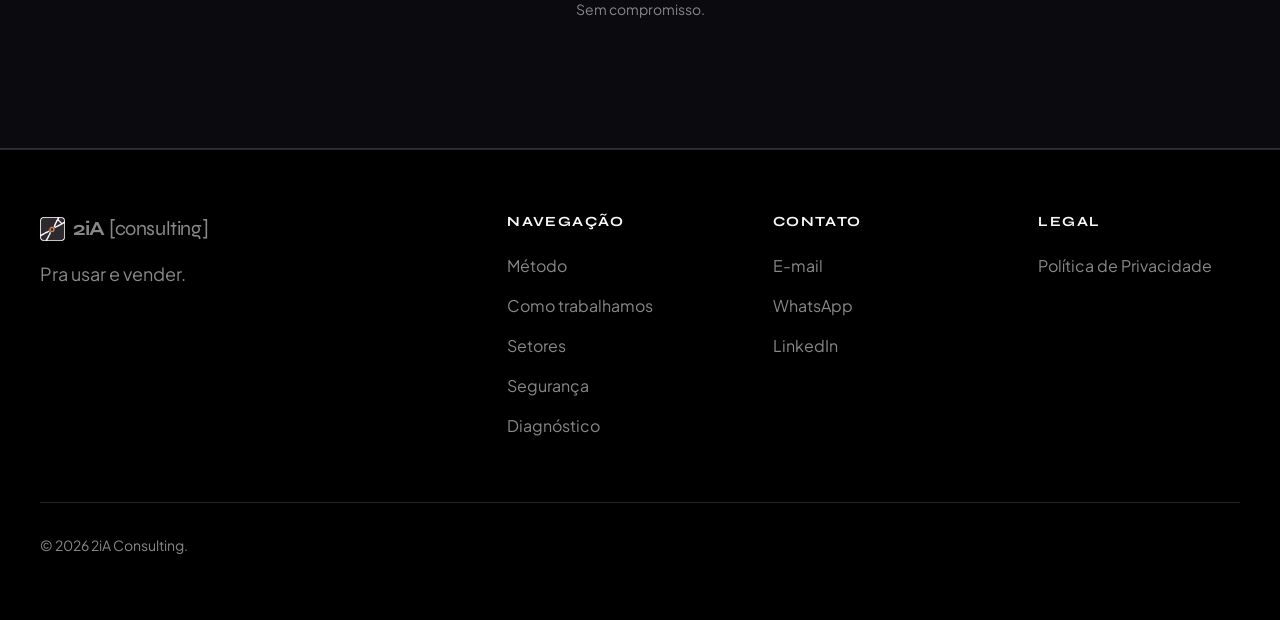
<file: v7/index.html>
<!DOCTYPE html>
<html lang="pt-BR">
<head>
  <meta charset="UTF-8">
  <meta name="viewport" content="width=device-width, initial-scale=1.0">
  <title>2iA Consulting — Inteligências artificiais para resultados reais</title>
  <meta name="description" content="Consultoria de IA para operação complexa — não para prova de conceito isolada. Diagnóstico gratuito.">
  
  <link rel="preconnect" href="https://fonts.googleapis.com">
  <link rel="preconnect" href="https://fonts.gstatic.com" crossorigin>
  <link href="https://fonts.googleapis.com/css2?family=Playfair+Display:ital,wght@1,400&family=Plus+Jakarta+Sans:wght@400;500;600&family=Syne:wght@700&display=swap" rel="stylesheet">
  
  <link rel="stylesheet" href="styles.css">
</head>
<body>

  <!-- Header -->
  <header id="main-header">
    <div class="logo">
      <img src="../assets/logo-branca.webp" alt="Logo 2iA Consulting" style="height: 24px; width: auto; vertical-align: middle; margin-right: 8px;">
      2iA <span>[consulting]</span>
    </div>
    <nav class="nav-links">
      <a href="#metodo">Método</a>
      <a href="#como-trabalhamos">Como trabalhamos</a>
      <a href="#setores">Setores</a>
      <a href="#seguranca">Segurança</a>
    </nav>
    <a href="/diagnostico" class="btn-pill">Agendar Diagnóstico</a>
  </header>

  <!-- 1. Hero -->
  <section class="section hero escuro">
    <div class="container fade-in">
      <img class="hero-icon" src="../assets/logo-branca.webp" alt="Símbolo 2iA Consulting">
      <h1>Inteligências artificiais para resultados reais.</h1>
      
      <div class="hero-content">
        <p>Consultoria de IA para operação complexa — não para prova de conceito isolada.</p>
        <div class="hero-ctas">
          <a href="/diagnostico" class="btn-primary">Agende seu Diagnóstico Inicial — grátis</a>
          <a href="#metodo" class="link-secondary">Ver como funciona ↓</a>
        </div>
      </div>
    </div>
  </section>

  <!-- 2. Manifesto -->
  <section class="section claro manifesto">
    <div class="container fade-in">
      <h2>"O futuro vai ser definido por alguém. Que seja por você."</h2>
    </div>
  </section>

  <!-- 3. Contexto de mercado -->
  <section class="section claro contexto">
    <div class="container fade-in">
      <span class="kicker">03 · Contexto</span>
      <h2>Para quem lidera o mercado, adotar IA deixou de ser opção — virou tendência inevitável.</h2>
      
      <div class="grid-2">
        <div class="stat-card">
          <span class="stat-number">16,9% → 41,9%</span>
          <p>Adoção corporativa no Brasil (empresas com 100+ funcionários), de 2022 para 2025.</p>
        </div>
        <div class="stat-card">
          <span class="stat-number">55% → 72%</span>
          <p>Adoção global de IA em um único ano, entre 2023 e 2024.</p>
        </div>
      </div>
      
      <p style="max-width: 800px">O investimento também aumentou de escala: o valor médio aplicado por empresa enterprise em iniciativas de IA foi de US$ 114 milhões em 2025, projetando US$ 130 milhões nos próximos 12 meses.</p>
      <p class="fonte">Fontes: McKinsey ("The State of AI"), Deloitte — dados de mercado 2025.</p>
    </div>
  </section>

  <!-- 4. O paradoxo do mercado -->
  <section class="section escuro paradoxo">
    <div class="container fade-in">
      <span class="kicker">04 · O paradoxo do mercado</span>
      <h2>Adotar virou regra. Escalar continua sendo exceção.</h2>
      
      <p style="max-width: 800px; margin-bottom: 4rem;">A adesão à IA já não é diferencial entre quem lidera o mercado — é tendência estabelecida. Mas a maioria ainda não consegue transformar esse investimento em resultado operacional.</p>
      
      <div class="grid-2" style="display: grid; grid-template-columns: 1fr 1fr; gap: 4rem; margin-bottom: 4rem;">
        <div class="stat-card">
          <span class="stat-number">7%</span>
          <p>das empresas no mundo têm iniciativas de IA totalmente escaladas. 30% seguem travadas em piloto.</p>
        </div>
        <div class="stat-card">
          <span class="stat-number">23%</span>
          <p>das empresas no Brasil conseguem escalar 40%+ de seus projetos-piloto. Principal barreira: dados não estruturados (67% dos casos).</p>
        </div>
      </div>
      
      <p style="max-width: 800px;">O que separa quem escala de quem trava não é orçamento — é direcionamento: ter alguém que saiba guiar a organização da adoção à autonomia real.</p>
      <p class="fonte">Fontes: McKinsey, dados de mercado 2025.</p>
    </div>
  </section>

  <!-- 5. Quem somos + Método -->
  <section id="metodo" class="section claro quem-somos">
    <div class="container fade-in">
      <span class="kicker" style="margin-bottom: 0;">Quem Somos</span>
      
      <div class="header-flex">
        <div style="flex: 1; min-width: 300px;">
          <img src="../assets/logo-laranja.webp" alt="Marca 2iA Consulting" style="height: 48px; width: auto; margin-bottom: 1.5rem;">
          <h2>O problema raramente é a IA.</h2>
        </div>
        <div class="desc">
          <p>É a distância entre o que ela promete e o que a organização consegue extrair dela. A 2iA Consulting atua em três frentes, nesta ordem: estruturação de dados, capacitação de times e implementação de soluções sob medida. Toda relação começa com um diagnóstico gratuito. Todo projeto termina com o cliente operando com autonomia o que foi construído.</p>
        </div>
      </div>
      
      <div class="metodo-grid">
        <div class="metodo-card">
          <div class="metodo-icon"></div>
          <span>01 — Dados (DATA)</span>
          <h3>Estruturação e organização de bases prontas para IA.</h3>
        </div>
        <div class="metodo-card">
          <div class="metodo-icon"></div>
          <span>02 — Inteligência (ACADEMY)</span>
          <h3>Capacitação de times para uso estratégico e autônomo.</h3>
        </div>
        <div class="metodo-card">
          <div class="metodo-icon"></div>
          <span>03 — Ação (FACTORY)</span>
          <h3>Soluções sob medida, do diagnóstico à escala.</h3>
        </div>
      </div>
    </div>
  </section>

  <!-- 6. Como trabalhamos -->
  <section id="como-trabalhamos" class="section escuro">
    <div class="container fade-in">
      <span class="kicker">07 · Como trabalhamos</span>
      <h2>O mesmo cuidado, para todo cliente — independente do tamanho do projeto.</h2>
      
      <div class="timeline">
        <div class="timeline-item">
          <div class="timeline-num">1</div>
          <h4>Identifique</h4>
          <p>Clareza sobre dores e gargalos.</p>
        </div>
        <div class="timeline-item">
          <div class="timeline-num">2</div>
          <h4>Audite</h4>
          <p>Entendimento baseado em evidências.</p>
        </div>
        <div class="timeline-item">
          <div class="timeline-num">3</div>
          <h4>Implemente</h4>
          <p>De acordo com ecossistema do cliente.</p>
        </div>
        <div class="timeline-item">
          <div class="timeline-num">4</div>
          <h4>Suporte</h4>
          <p>Autonomia sem abandono.</p>
        </div>
        <div class="timeline-item">
          <div class="timeline-num">5</div>
          <h4>Aprenda</h4>
          <p>Aperfeiçoamento e evolução.</p>
        </div>
      </div>
    </div>
  </section>

  <!-- 7. Por que funciona -->
  <section class="section claro">
    <div class="container fade-in">
      <span class="kicker">08 · Por que funciona</span>
      
      <div class="pq-funciona-list">
        <div class="pq-item">
          <span class="num">1</span>
          <div>
            <h4>Quick win na primeira entrega</h4>
            <p>Resultado mensurável em semanas; meta mínima de 5h/semana recuperadas por usuário.</p>
          </div>
        </div>
        <div class="pq-item">
          <span class="num">2</span>
          <div>
            <h4>Sem dependência de fornecedor</h4>
            <p>Autonomia do time ao final do projeto é parte do contrato.</p>
          </div>
        </div>
        <div class="pq-item">
          <span class="num">3</span>
          <div>
            <h4>Diagnóstico gratuito antes de qualquer proposta</h4>
            <p>Decisão de avançar (ou não) baseada em dado, não em pitch.</p>
          </div>
        </div>
        <div class="pq-item">
          <span class="num">4</span>
          <div>
            <h4>Imersão real no ecossistema do cliente</h4>
            <p>Solução pensada e construída a partir da realidade operacional, dos objetivos e das preferências de cada cliente — não de um pacote padronizado.</p>
          </div>
        </div>
        <div class="pq-item">
          <span class="num">5</span>
          <div>
            <h4>KPI acordado antes do início</h4>
            <p>ROI calculado previamente, não estimado depois.</p>
          </div>
        </div>
      </div>
    </div>
  </section>

  <!-- 8. Segurança e governança -->
  <section id="seguranca" class="section claro">
    <div class="container fade-in">
      <span class="kicker">Segurança e Governança</span>
      
      <div class="seguranca-grid">
        <div>
          <h2>Acesso mínimo. Conformidade desde o primeiro contato.</h2>
          <p style="margin-top: 1.5rem">Acesso a sistemas e dados é somente leitura por padrão. Diagnóstico e auditoria não exigem alteração de dado nenhum do cliente. LGPD é requisito de entrega desde a primeira conversa — não um adendo contratual posterior.</p>
        </div>
        <div>
          <ul class="checklist">
            <li>Acesso somente leitura por padrão</li>
            <li>LGPD desde a primeira conversa</li>
            <li>Dados sensíveis em ambiente dedicado</li>
          </ul>
        </div>
      </div>
    </div>
  </section>

  <!-- 9. Setores e contextos de atuação -->
  <section id="setores" class="section escuro">
    <div class="container fade-in">
      <span class="kicker">11 · Setores e contextos de atuação</span>
      <h2 style="max-width: 900px">Construído para operation complexa — não para prova de conceito isolada.</h2>
      
      <p style="margin-top: 2rem; max-width: 800px;">Não fazemos distinção de segmento — nos concentramos em criar soluções que melhorem o negócio e a rotina de trabalho de cada cliente. Cada caso é tratado como um projeto único, para que a entrega seja naturalmente eficaz e aderente.</p>
      
      <p style="margin-top: 4rem; color: var(--terracotta); font-weight: 600; text-transform: uppercase; font-size: 0.875rem; letter-spacing: 0.05em;">Alguns dos contextos onde já atuamos:</p>
      
      <div class="setores-grid">
        <div class="setor-item">
          <div class="icon"></div>
          <h4>Serviços Financeiros / Fintechs</h4>
        </div>
        <div class="setor-item">
          <div class="icon"></div>
          <h4>Saúde</h4>
        </div>
        <div class="setor-item">
          <div class="icon"></div>
          <h4>Varejo e E-commerce</h4>
        </div>
        <div class="setor-item">
          <div class="icon"></div>
          <h4>Serviços Profissionais</h4>
        </div>
        <div class="setor-item">
          <div class="icon"></div>
          <h4>Indústria e Manufatura</h4>
        </div>
        <div class="setor-item">
          <div class="icon"></div>
          <h4>Scale-ups em crescimento acelerado</h4>
        </div>
      </div>
    </div>
  </section>

  <!-- 10. Princípios -->
  <section class="section claro">
    <div class="container fade-in">
      <span class="kicker">12 · Princípios</span>
      <h2>Como decidimos quando ninguém está olhando.</h2>
      
      <dl class="principios-list">
        <dt>Agilidade</dt>
        <dd>Resultado rápido sem sacrificar fundação sólida.</dd>
        
        <dt>Confiança</dt>
        <dd>KPI acordado antes de qualquer entrega.</dd>
        
        <dt>Transparência</dt>
        <dd>Se o cliente não está pronto, isso é comunicado — mesmo adiando uma venda.</dd>
        
        <dt>Responsabilidade</dt>
        <dd>Estrutura de dado antes de automação, capacitação antes de escala.</dd>
        
        <dt>Excelência técnica</dt>
        <dd>Execução orientada a aderência e funcionalidade.</dd>
      </dl>
    </div>
  </section>

  <!-- 11. Visão de futuro -->
  <section class="section escuro visao-futuro">
    <div class="container fade-in">
      <h2>"Referência em adoção consciente de inteligência artificial — medida por resultado obtido, não por volume de ferramenta implementada."</h2>
      <p>Adoção consciente e estratégia cria vantagens sustentáveis. Adoção por pressão e sem preparo é apenas despesa afundada.</p>
    </div>
  </section>

  <!-- 12. CTA final -->
  <section class="section cta-final">
    <div class="container fade-in">
      <h2>O próximo passo é gratuito e leva 45 minutos.</h2>
      <p>Ao final, uma resposta objetiva: se há oportunidade real, e por onde começar.</p>
      
      <a href="/diagnostico" class="btn-primary">Agende seu Diagnóstico Inicial — grátis</a>
      <span class="microcopy">Sem compromisso.</span>
    </div>
  </section>

  <!-- 13. Rodapé -->
  <footer>
    <div class="container">
      <div class="footer-grid">
        <div class="footer-col">
          <div class="logo">
            <img src="../assets/logo-branca.webp" alt="Logo 2iA Consulting" style="height: 24px; width: auto; vertical-align: middle; margin-right: 8px;">
            2iA <span>[consulting]</span>
          </div>
          <p style="margin-top: 1rem;">Pra usar e vender.</p>
        </div>
        <div class="footer-col">
          <h5>Navegação</h5>
          <ul>
            <li><a href="#metodo">Método</a></li>
            <li><a href="#como-trabalhamos">Como trabalhamos</a></li>
            <li><a href="#setores">Setores</a></li>
            <li><a href="#seguranca">Segurança</a></li>
            <li><a href="/diagnostico">Diagnóstico</a></li>
          </ul>
        </div>
        <div class="footer-col">
          <h5>Contato</h5>
          <ul>
            <li><a href="#">E-mail</a></li>
            <li><a href="#">WhatsApp</a></li>
            <li><a href="#">LinkedIn</a></li>
          </ul>
        </div>
        <div class="footer-col">
          <h5>Legal</h5>
          <ul>
            <li><a href="#">Política de Privacidade</a></li>
          </ul>
        </div>
      </div>
      
      <div class="footer-bottom">
        <span>© 2026 2iA Consulting.</span>
      </div>
    </div>
  </footer>

  <script src="main.js"></script>
</body>
</html>
</file>
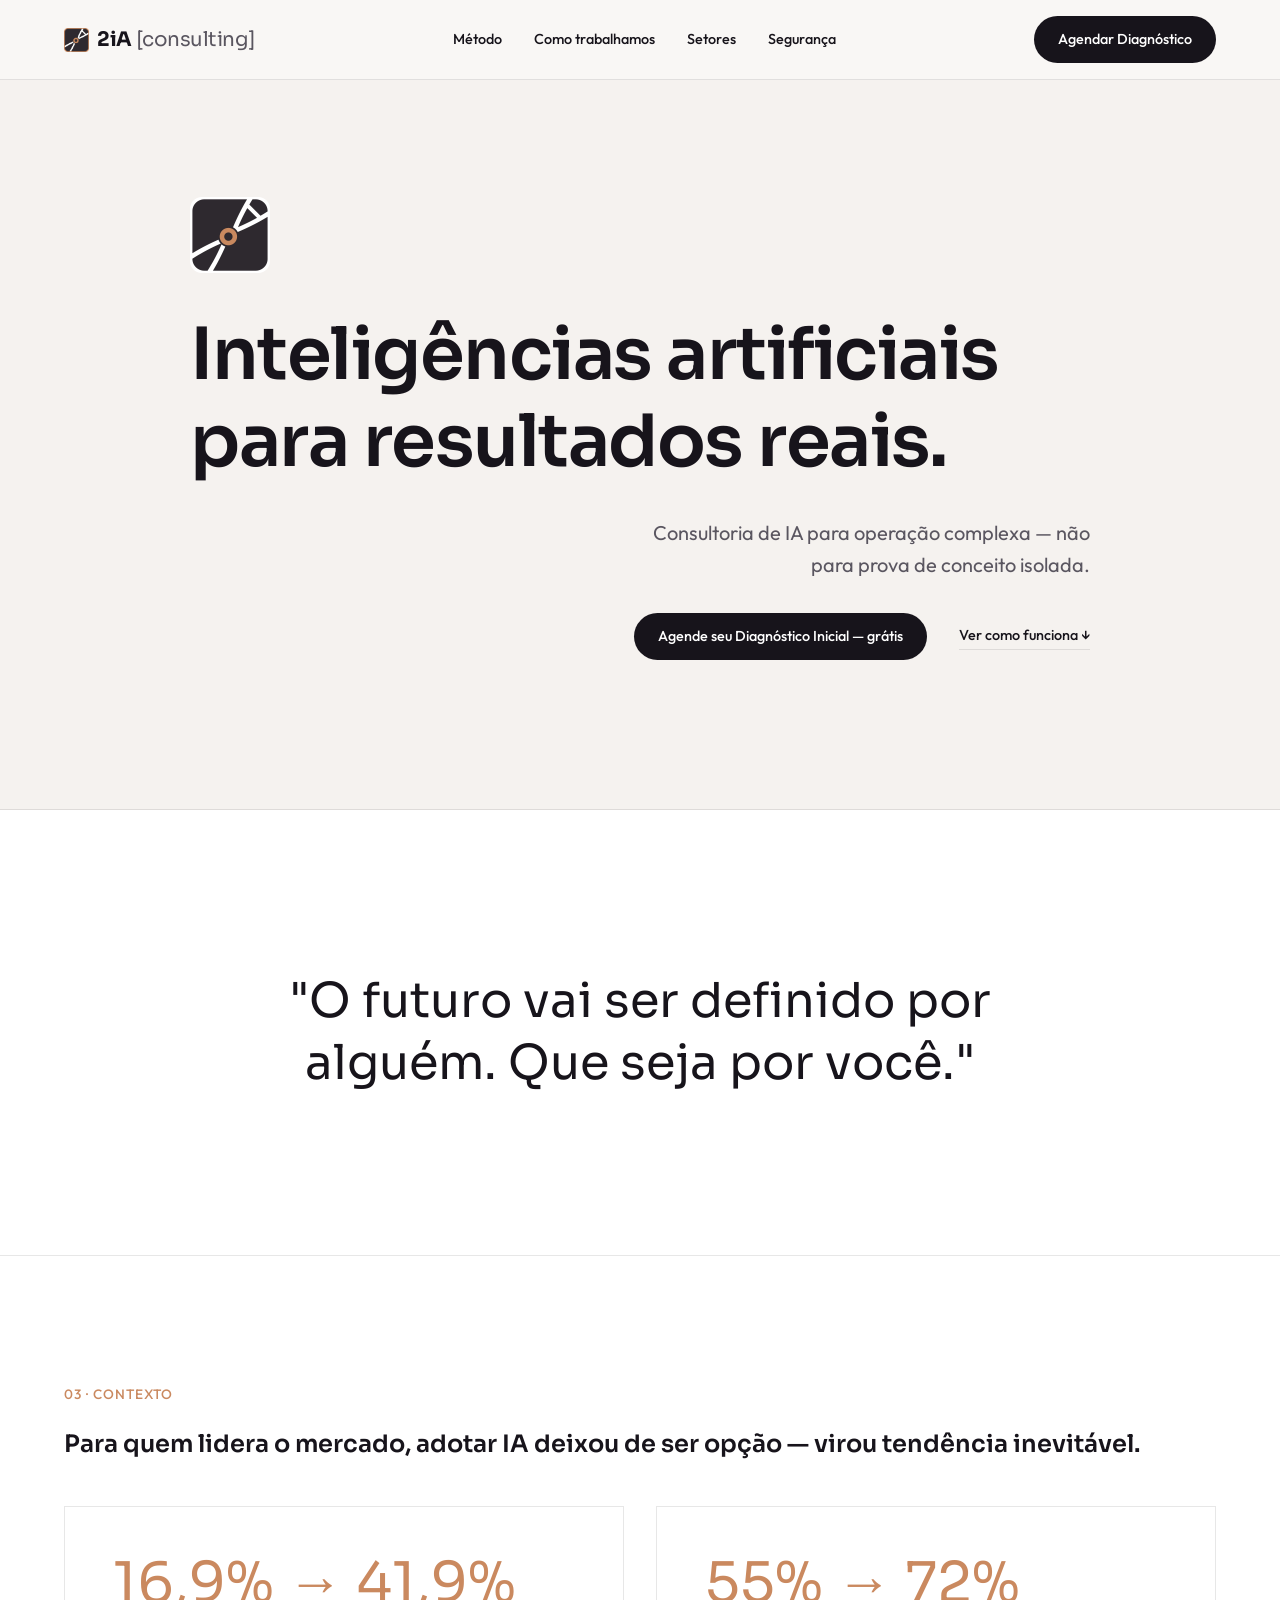
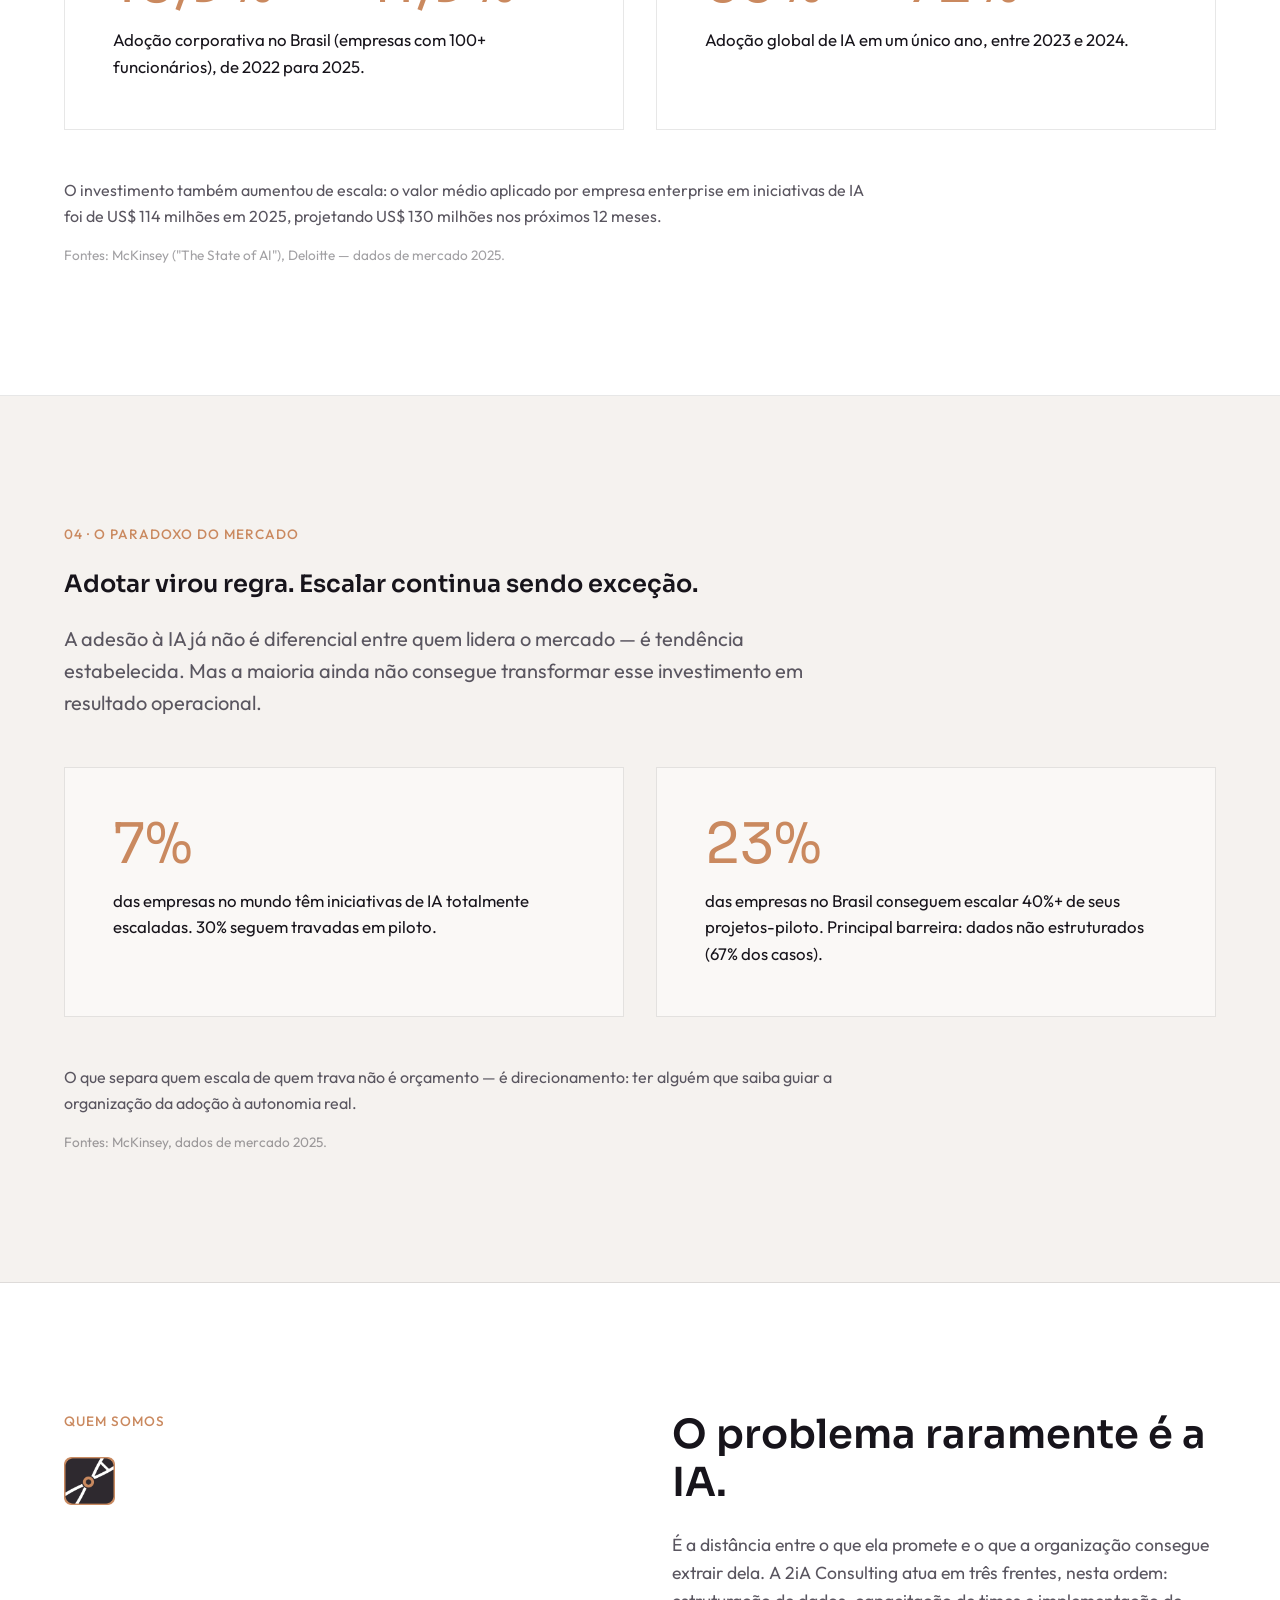
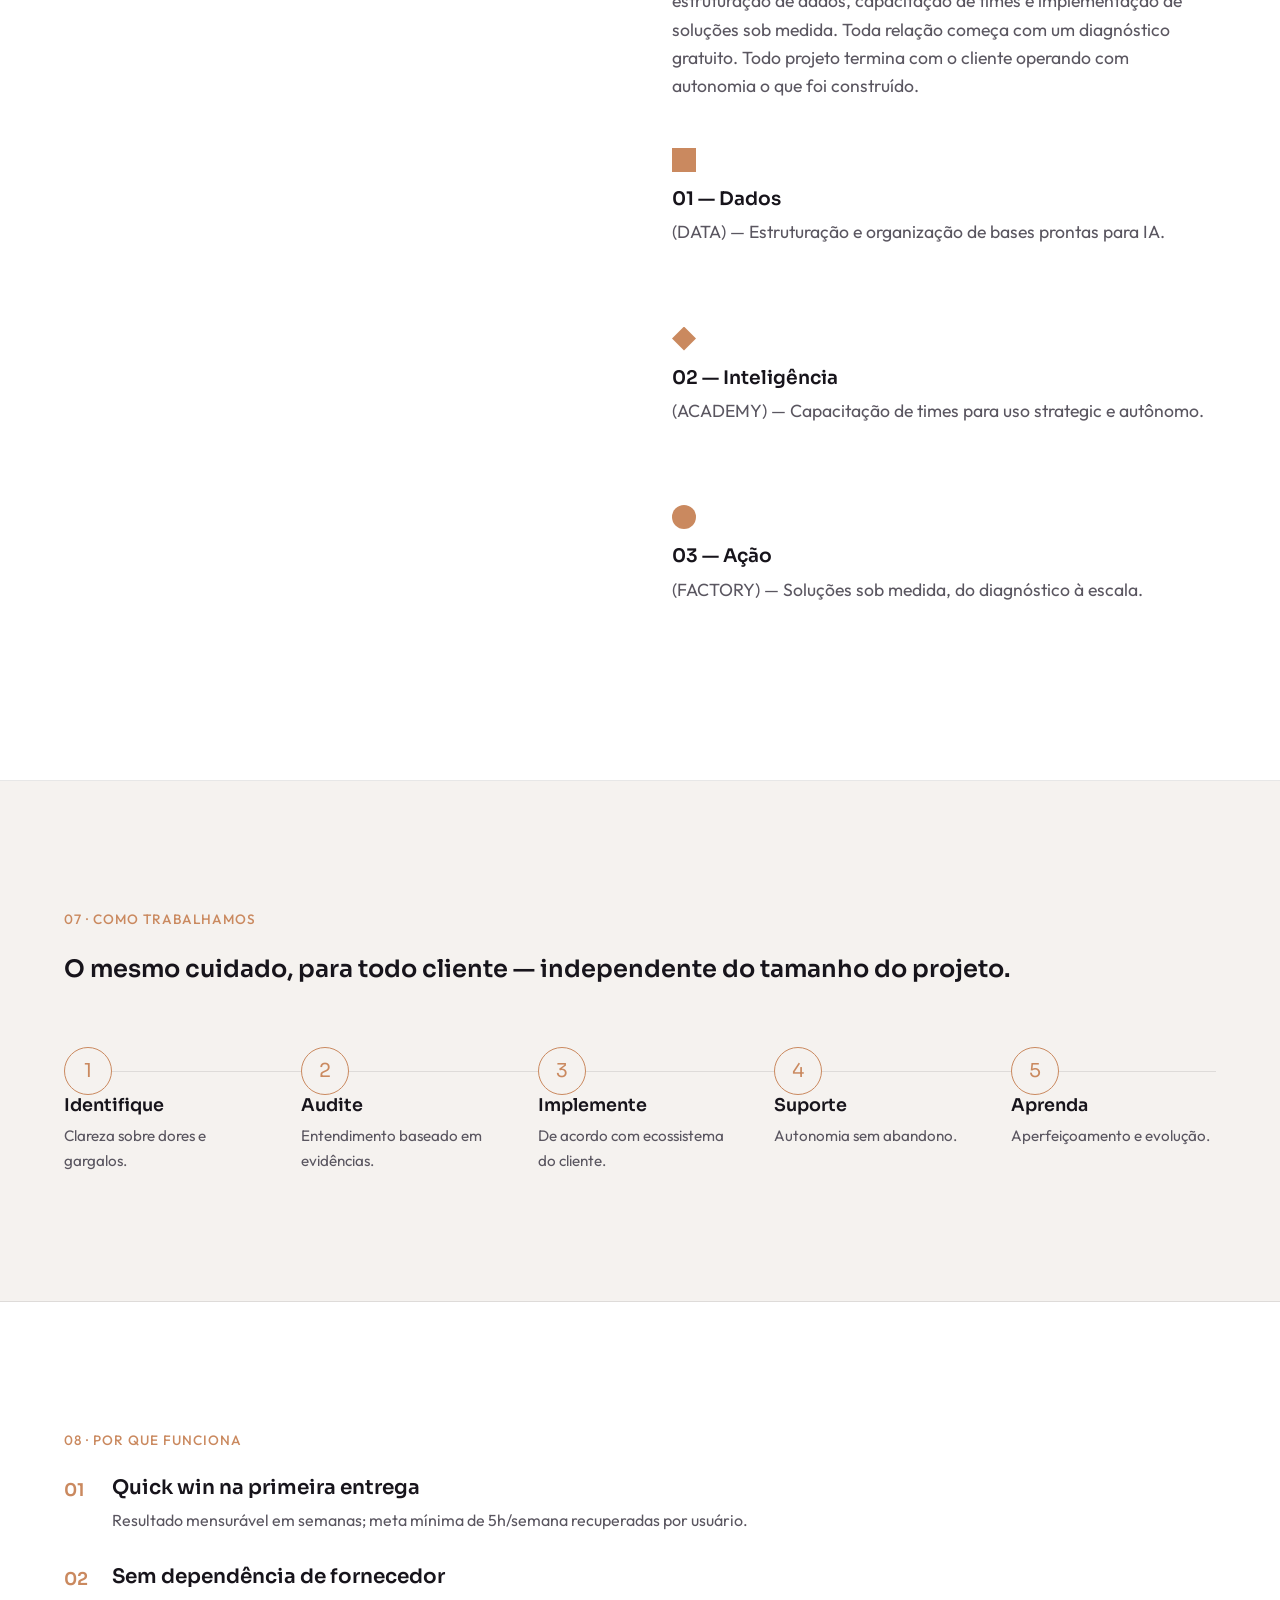
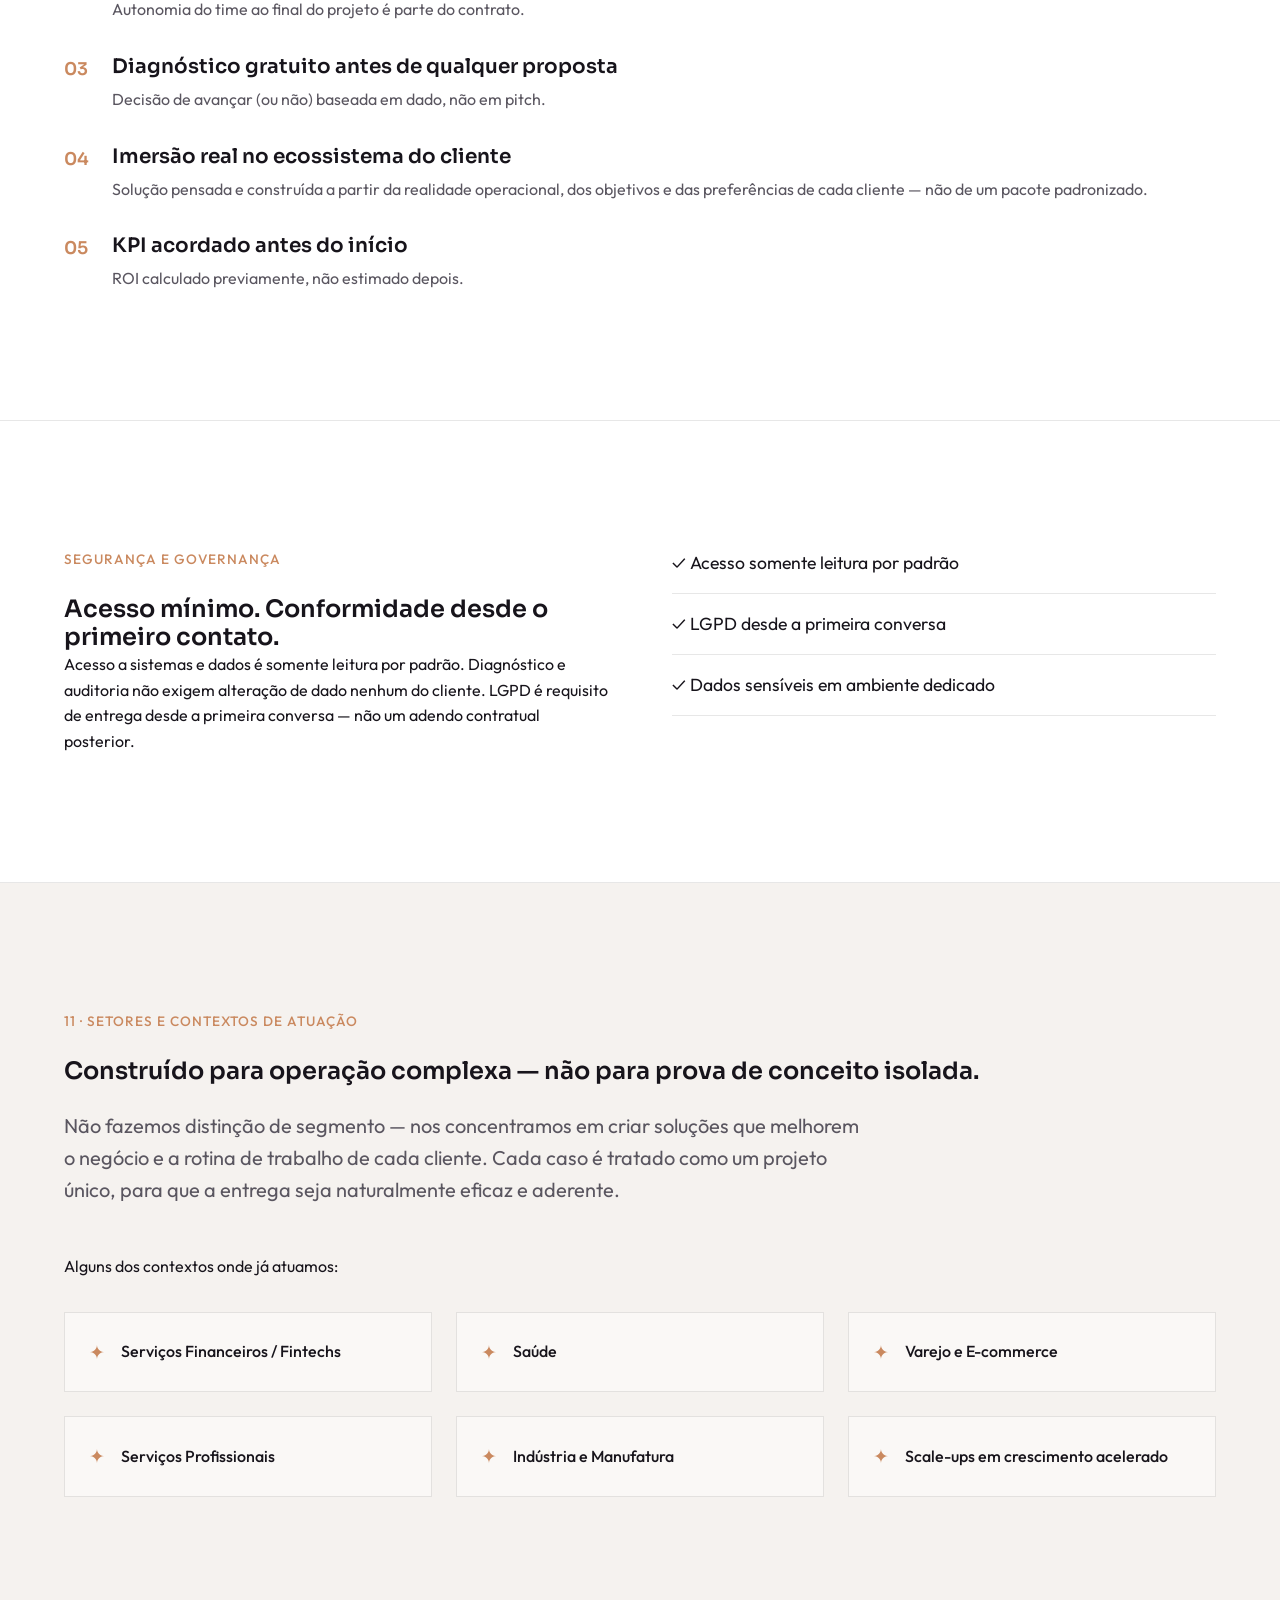
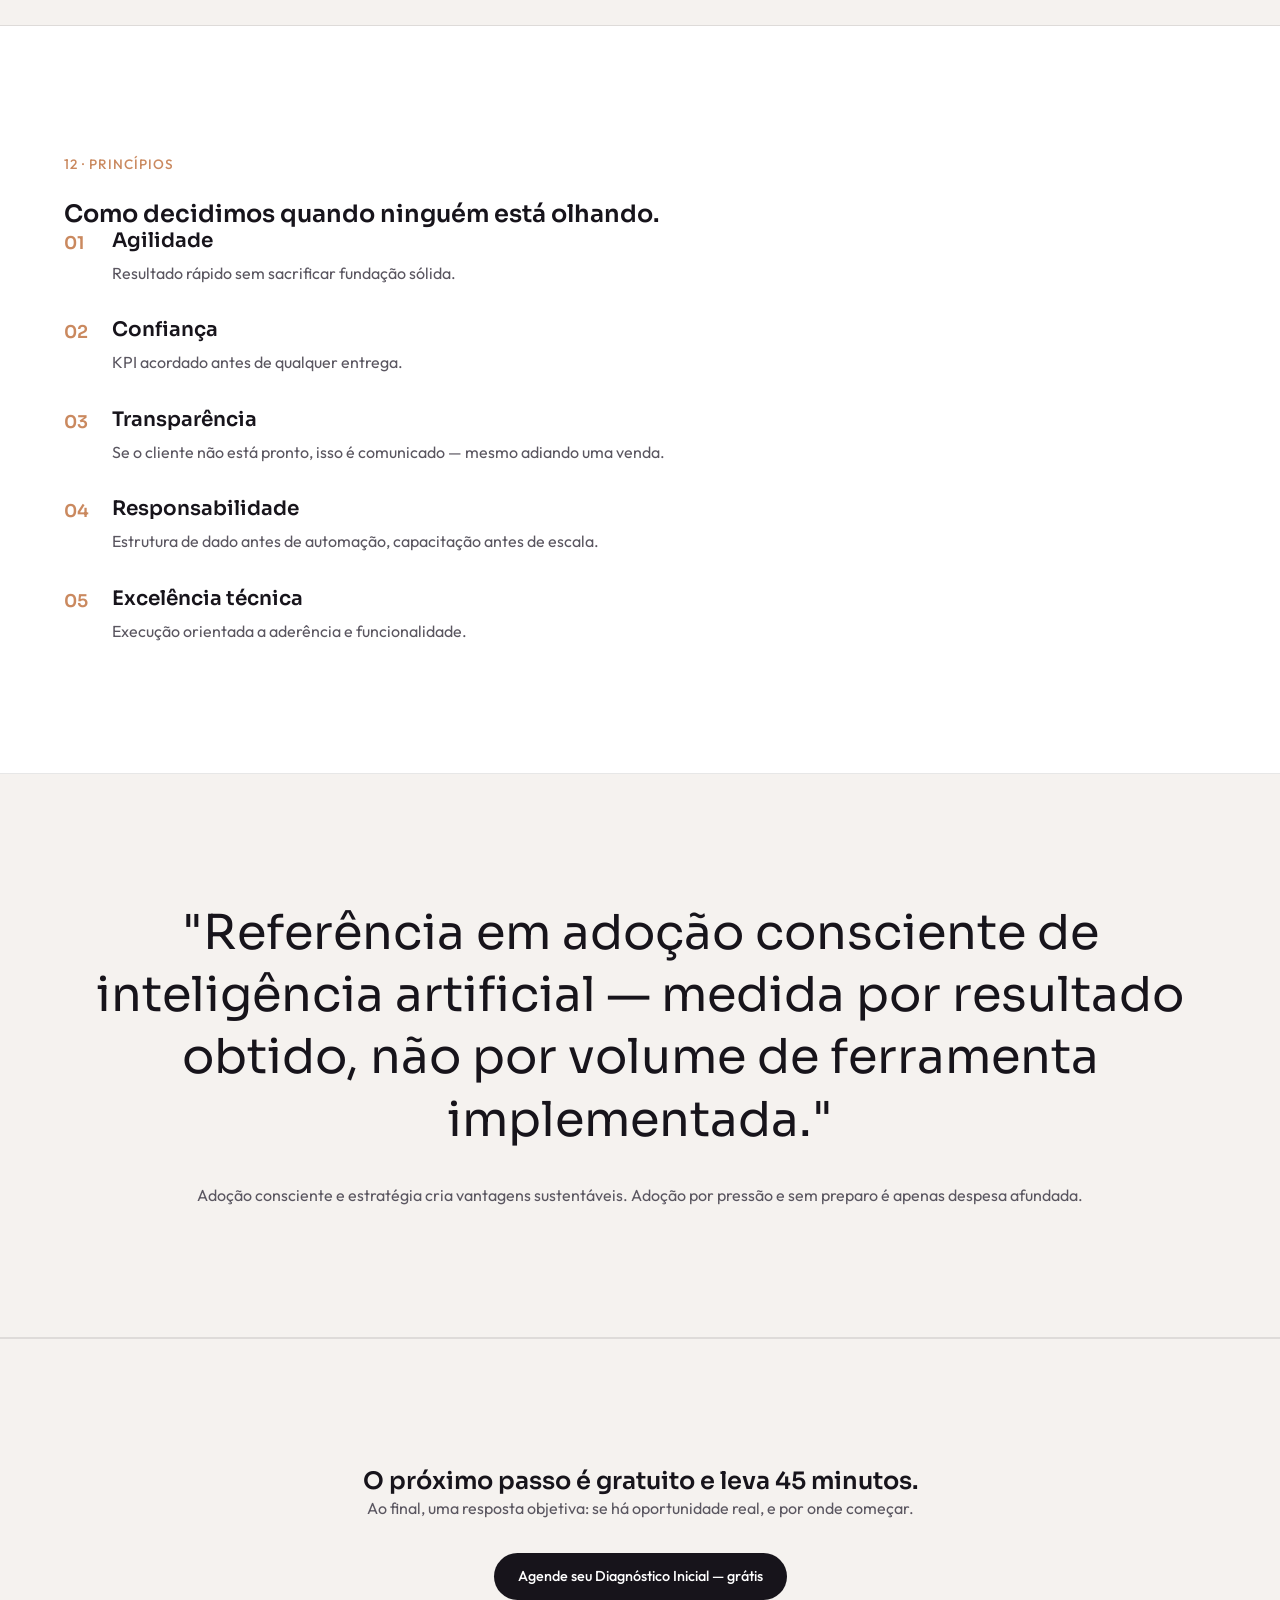
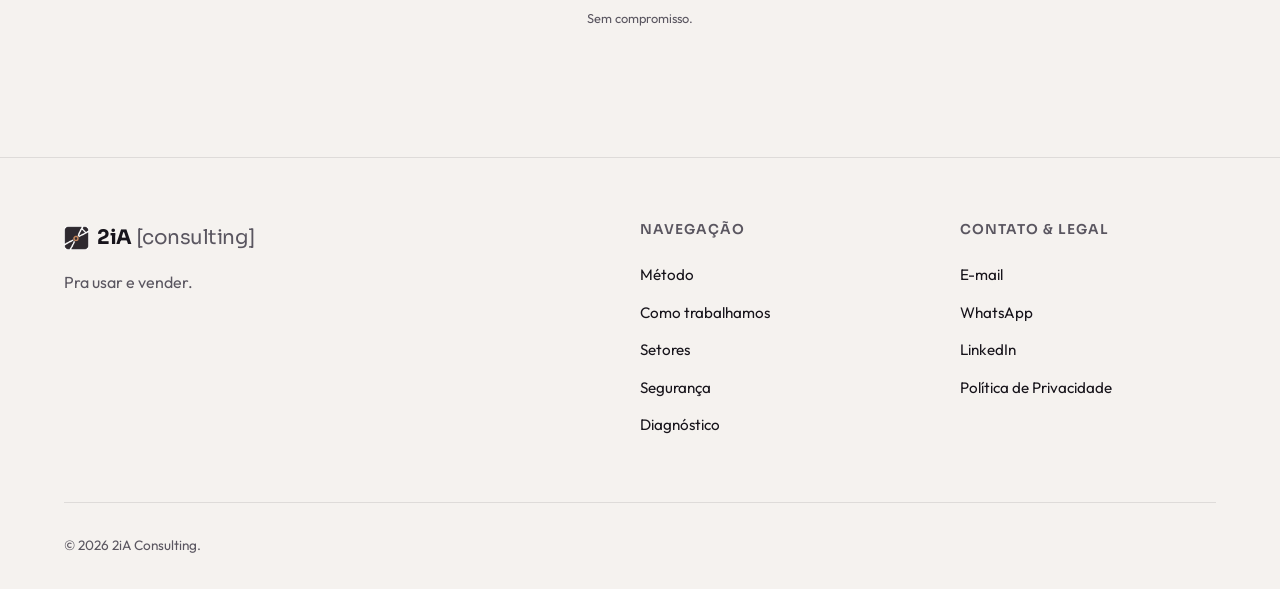
<file: v8/index.html>
<!DOCTYPE html>
<html lang="pt-BR">
<head>
    <meta charset="UTF-8">
    <meta name="viewport" content="width=device-width, initial-scale=1.0">
    <title>2iA Consulting — Inteligências artificiais para resultados reais</title>
    <meta name="description" content="Consultoria de IA para operação complexa. Estruturação de dados, capacitação de times e implementação de soluções sob medida.">
    <link rel="stylesheet" href="styles.css">
    <link rel="preconnect" href="https://fonts.googleapis.com">
    <link rel="preconnect" href="https://fonts.gstatic.com" crossorigin>
    <link href="https://fonts.googleapis.com/css2?family=Outfit:wght@300;400;500&family=Sora:wght@400;600;700&display=swap" rel="stylesheet">
</head>
<body>
    <header id="main-header">
        <a href="#" class="logo" id="logo-link">
            <img src="../assets/logo-laranja.webp" alt="Logo 2iA Consulting" style="height: 24px; width: auto; vertical-align: middle; margin-right: 8px;">
            2iA <span>[consulting]</span>
        </a>
        <nav class="nav-links" id="main-nav">
            <a href="#metodo">Método</a>
            <a href="#como-trabalhamos">Como trabalhamos</a>
            <a href="#setores">Setores</a>
            <a href="#seguranca">Segurança</a>
        </nav>
        <a href="#diagnostico" class="btn-pill">Agendar Diagnóstico</a>
    </header>

    <!-- VIEW: HOME -->
    <div id="page-home" class="page-view active">
        <main>
            <!-- 1. Hero -->
            <section class="hero section-dark">
                <div class="container hero-container">
                    <img class="hero-icon" src="../assets/logo-branca.webp" alt="Símbolo 2iA Consulting" style="width: 80px; height: auto; margin-bottom: 2rem;">
                    <h1>Inteligências artificiais para resultados reais.</h1>
                    <div class="hero-content">
                        <p>Consultoria de IA para operação complexa — não para prova de conceito isolada.</p>
                        <div class="hero-actions">
                            <a href="#diagnostico" class="btn-pill">Agende seu Diagnóstico Inicial — grátis</a>
                            <a href="#metodo" class="link-action">Ver como funciona &darr;</a>
                        </div>
                    </div>
                </div>
            </section>
            
            <!-- 2. Manifesto -->
            <section class="manifesto section-light">
                <div class="container">
                    <h2 class="serif-style">"O futuro vai ser definido por alguém. Que seja por você."</h2>
                </div>
            </section>

            <!-- 3. Contexto de mercado -->
            <section class="contexto section-light">
                <div class="container">
                    <span class="kicker">03 &middot; Contexto</span>
                    <h2>Para quem lidera o mercado, adotar IA deixou de ser opção — virou tendência inevitável.</h2>
                    <div class="stats-grid">
                        <div class="stat-card">
                            <div class="stat-number">16,9% &rarr; 41,9%</div>
                            <div class="stat-text">Adoção corporativa no Brasil (empresas com 100+ funcionários), de 2022 para 2025.</div>
                        </div>
                        <div class="stat-card">
                            <div class="stat-number">55% &rarr; 72%</div>
                            <div class="stat-text">Adoção global de IA em um único ano, entre 2023 e 2024.</div>
                        </div>
                    </div>
                    <p class="section-footer-text">O investimento também aumentou de escala: o valor médio aplicado por empresa enterprise em iniciativas de IA foi de US$ 114 milhões em 2025, projetando US$ 130 milhões nos próximos 12 meses.</p>
                    <p class="section-source">Fontes: McKinsey ("The State of AI"), Deloitte — dados de mercado 2025.</p>
                </div>
            </section>

            <!-- 4. O paradoxo do mercado -->
            <section class="paradoxo section-dark">
                <div class="container">
                    <span class="kicker">04 &middot; O paradoxo do mercado</span>
                    <h2>Adotar virou regra. Escalar continua sendo exceção.</h2>
                    <p class="section-intro">A adesão à IA já não é diferencial entre quem lidera o mercado — é tendência estabelecida. Mas a maioria ainda não consegue transformar esse investimento em resultado operacional.</p>
                    <div class="stats-grid">
                        <div class="stat-card">
                            <div class="stat-number">7%</div>
                            <div class="stat-text">das empresas no mundo têm iniciativas de IA totalmente escaladas. 30% seguem travadas em piloto.</div>
                        </div>
                        <div class="stat-card">
                            <div class="stat-number">23%</div>
                            <div class="stat-text">das empresas no Brasil conseguem escalar 40%+ de seus projetos-piloto. Principal barreira: dados não estruturados (67% dos casos).</div>
                        </div>
                    </div>
                    <p class="section-footer-text">O que separa quem escala de quem trava não é orçamento — é direcionamento: ter alguém que saiba guiar a organização da adoção à autonomia real.</p>
                    <p class="section-source">Fontes: McKinsey, dados de mercado 2025.</p>
                </div>
            </section>

            <!-- 5. Quem somos + Método -->
            <section id="metodo" class="metodo section-light">
                <div class="container split-section">
                    <div class="metodo-label">
                        <span class="kicker">Quem Somos</span>
                        <img src="../assets/logo-laranja.webp" alt="Marca 2iA Consulting" style="height: 48px; width: auto; margin-top: 1.5rem; display: block;">
                    </div>
                    <div class="metodo-content">
                        <h2>O problema raramente é a IA.</h2>
                        <p>É a distância entre o que ela promete e o que a organização consegue extrair dela. A 2iA Consulting atua em três frentes, nesta ordem: estruturação de dados, capacitação de times e implementação de soluções sob medida. Toda relação começa com um diagnóstico gratuito. Todo projeto termina com o cliente operando com autonomia o que foi construído.</p>
                        
                        <div class="method-blocks">
                            <div class="method-block">
                                <div class="method-icon square"></div>
                                <h3>01 &mdash; Dados</h3>
                                <p>(DATA) &mdash; Estruturação e organização de bases prontas para IA.</p>
                            </div>
                            <div class="method-block">
                                <div class="method-icon rhombus"></div>
                                <h3>02 &mdash; Inteligência</h3>
                                <p>(ACADEMY) &mdash; Capacitação de times para uso strategic e autônomo.</p>
                            </div>
                            <div class="method-block">
                                <div class="method-icon circle"></div>
                                <h3>03 &mdash; Ação</h3>
                                <p>(FACTORY) &mdash; Soluções sob medida, do diagnóstico à escala.</p>
                            </div>
                        </div>
                    </div>
                </div>
            </section>

            <!-- 6. Como trabalhamos -->
            <section id="como-trabalhamos" class="como-trabalhamos section-dark">
                <div class="container">
                    <span class="kicker">07 &middot; Como trabalhamos</span>
                    <h2>O mesmo cuidado, para todo cliente — independente do tamanho do projeto.</h2>
                    <div class="timeline">
                        <div class="timeline-item">
                            <div class="timeline-number">1</div>
                            <h3 class="timeline-title">Identifique</h3>
                            <p class="timeline-desc">Clareza sobre dores e gargalos.</p>
                        </div>
                        <div class="timeline-item">
                            <div class="timeline-number">2</div>
                            <h3 class="timeline-title">Audite</h3>
                            <p class="timeline-desc">Entendimento baseado em evidências.</p>
                        </div>
                        <div class="timeline-item">
                            <div class="timeline-number">3</div>
                            <h3 class="timeline-title">Implemente</h3>
                            <p class="timeline-desc">De acordo com ecossistema do cliente.</p>
                        </div>
                        <div class="timeline-item">
                            <div class="timeline-number">4</div>
                            <h3 class="timeline-title">Suporte</h3>
                            <p class="timeline-desc">Autonomia sem abandono.</p>
                        </div>
                        <div class="timeline-item">
                            <div class="timeline-number">5</div>
                            <h3 class="timeline-title">Aprenda</h3>
                            <p class="timeline-desc">Aperfeiçoamento e evolução.</p>
                        </div>
                    </div>
                </div>
            </section>

            <!-- 7. Por que funciona -->
            <section class="pq-funciona section-light">
                <div class="container">
                    <span class="kicker">08 &middot; Por que funciona</span>
                    <ul class="numbered-list">
                        <li>
                            <h3>Quick win na primeira entrega</h3>
                            <p>Resultado mensurável em semanas; meta mínima de 5h/semana recuperadas por usuário.</p>
                        </li>
                        <li>
                            <h3>Sem dependência de fornecedor</h3>
                            <p>Autonomia do time ao final do projeto é parte do contrato.</p>
                        </li>
                        <li>
                            <h3>Diagnóstico gratuito antes de qualquer proposta</h3>
                            <p>Decisão de avançar (ou não) baseada em dado, não em pitch.</p>
                        </li>
                        <li>
                            <h3>Imersão real no ecossistema do cliente</h3>
                            <p>Solução pensada e construída a partir da realidade operacional, dos objetivos e das preferências de cada cliente — não de um pacote padronizado.</p>
                        </li>
                        <li>
                            <h3>KPI acordado antes do início</h3>
                            <p>ROI calculado previamente, não estimado depois.</p>
                        </li>
                    </ul>
                </div>
            </section>

            <!-- 8. Segurança e governança -->
            <section id="seguranca" class="seguranca section-light">
                <div class="container split-section">
                    <div class="seguranca-text">
                        <span class="kicker">Segurança e Governança</span>
                        <h2>Acesso mínimo. Conformidade desde o primeiro contato.</h2>
                        <p>Acesso a sistemas e dados é somente leitura por padrão. Diagnóstico e auditoria não exigem alteração de dado nenhum do cliente. LGPD é requisito de entrega desde a primeira conversa — não um adendo contratual posterior.</p>
                    </div>
                    <div class="seguranca-checklist">
                        <ul>
                            <li>✓ Acesso somente leitura por padrão</li>
                            <li>✓ LGPD desde a primeira conversa</li>
                            <li>✓ Dados sensíveis em ambiente dedicado</li>
                        </ul>
                    </div>
                </div>
            </section>

            <!-- 9. Setores -->
            <section id="setores" class="setores section-dark">
                <div class="container">
                    <span class="kicker">11 &middot; Setores e contextos de atuação</span>
                    <h2>Construído para operação complexa — não para prova de conceito isolada.</h2>
                    <p class="section-intro">Não fazemos distinção de segmento — nos concentramos em criar soluções que melhorem o negócio e a rotina de trabalho de cada cliente. Cada caso é tratado como um projeto único, para que a entrega seja naturalmente eficaz e aderente.</p>
                    <p class="mb-1">Alguns dos contextos onde já atuamos:</p>
                    <div class="sectors-grid">
                        <div class="sector-item"><span class="sector-icon">✦</span> Serviços Financeiros / Fintechs</div>
                        <div class="sector-item"><span class="sector-icon">✦</span> Saúde</div>
                        <div class="sector-item"><span class="sector-icon">✦</span> Varejo e E-commerce</div>
                        <div class="sector-item"><span class="sector-icon">✦</span> Serviços Profissionais</div>
                        <div class="sector-item"><span class="sector-icon">✦</span> Indústria e Manufatura</div>
                        <div class="sector-item"><span class="sector-icon">✦</span> Scale-ups em crescimento acelerado</div>
                    </div>
                </div>
            </section>

            <!-- 10. Princípios -->
            <section class="principios section-light">
                <div class="container">
                    <span class="kicker">12 &middot; Princípios</span>
                    <h2>Como decidimos quando ninguém está olhando.</h2>
                    <ul class="numbered-list alt">
                        <li>
                            <h3>Agilidade</h3>
                            <p>Resultado rápido sem sacrificar fundação sólida.</p>
                        </li>
                        <li>
                            <h3>Confiança</h3>
                            <p>KPI acordado antes de qualquer entrega.</p>
                        </li>
                        <li>
                            <h3>Transparência</h3>
                            <p>Se o cliente não está pronto, isso é comunicado — mesmo adiando uma venda.</p>
                        </li>
                        <li>
                            <h3>Responsabilidade</h3>
                            <p>Estrutura de dado antes de automação, capacitação antes de escala.</p>
                        </li>
                        <li>
                            <h3>Excelência técnica</h3>
                            <p>Execução orientada a aderência e funcionalidade.</p>
                        </li>
                    </ul>
                </div>
            </section>

            <!-- 11. Visão de futuro -->
            <section class="visao section-dark">
                <div class="container">
                    <h2 class="serif-style text-center">"Referência em adoção consciente de inteligência artificial — medida por resultado obtido, não por volume de ferramenta implementada."</h2>
                    <p class="text-center mt-2 text-muted">Adoção consciente e estratégia cria vantagens sustentáveis. Adoção por pressão e sem preparo é apenas despesa afundada.</p>
                </div>
            </section>

            <!-- 12. CTA final -->
            <section class="cta-final section-dark" style="border-top: 1px solid var(--border-color);">
                <div class="container text-center">
                    <h2>O próximo passo é gratuito e leva 45 minutos.</h2>
                    <p class="mb-2 text-muted">Ao final, uma resposta objetiva: se há oportunidade real, e por onde começar.</p>
                    <a href="#diagnostico" class="btn-pill">Agende seu Diagnóstico Inicial — grátis</a>
                    <p class="microcopy">Sem compromisso.</p>
                </div>
            </section>
        </main>
    </div>

    <!-- VIEW: DIAGNÓSTICO -->
    <div id="page-diagnostico" class="page-view hidden">
        <main>
            <!-- 1. Hero da landing -->
            <section class="hero-landing section-dark">
                <div class="container">
                    <h2>O próximo passo é gratuito e leva 45 minutos.</h2>
                    <p class="mb-2 text-muted" style="max-width: 700px; margin: 0 auto;">Uma conversa de 30 a 45 minutos para entender se existe oportunidade real de IA na sua operação — e por onde começar. Não é reunião de vendas.</p>
                    
                    <form class="lead-form" onsubmit="event.preventDefault(); window.location.href='https://calendly.com';">
                        <div class="form-grid">
                            <div class="form-group">
                                <label>Nome completo</label>
                                <input type="text" class="form-control" required>
                            </div>
                            <div class="form-group">
                                <label>Cargo</label>
                                <input type="text" class="form-control" required>
                            </div>
                            <div class="form-group">
                                <label>E-mail</label>
                                <input type="email" class="form-control" required>
                            </div>
                            <div class="form-group">
                                <label>WhatsApp</label>
                                <input type="tel" class="form-control" required>
                            </div>
                            <div class="form-group">
                                <label>Empresa</label>
                                <input type="text" class="form-control" required>
                            </div>
                            <div class="form-group">
                                <label>Site da empresa</label>
                                <input type="url" class="form-control">
                            </div>
                        </div>
                        <div class="form-group full-width">
                            <label>Área/departamento que mais te preocupa hoje</label>
                            <select class="form-control" required>
                                <option value="">Selecione...</option>
                                <option value="Vendas">Vendas</option>
                                <option value="Marketing">Marketing</option>
                                <option value="Suporte">Suporte/Atendimento</option>
                                <option value="Operacoes">Operações</option>
                                <option value="Financeiro">Financeiro</option>
                                <option value="RH">RH</option>
                                <option value="Gestao">Gestão/Decisão</option>
                                <option value="Outro">Outro</option>
                            </select>
                        </div>
                        <div class="form-group checkbox-group full-width">
                            <input type="checkbox" id="consent" required>
                            <label for="consent">Concordo em ser contatado pela 2iA para agendar o diagnóstico gratuito.</label>
                        </div>
                        <button type="submit" class="btn-pill">Ver horários disponíveis</button>
                        <p class="microcopy">Sem compromisso.</p>
                    </form>
                </div>
            </section>

            <!-- 2. O que esperar -->
            <section class="o-que-esperar section-light">
                <div class="container">
                    <h2 class="mb-4">O que o Diagnóstico Gratuito é — e o que ele não é.</h2>
                    <div class="split-section">
                        <div class="inclui">
                            <h3>Inclui:</h3>
                            <ul>
                                <li>✓ Reunião de 30–45 min, com foco total no seu negócio.</li>
                                <li>✓ Revisão de 1 a 3 áreas mais prováveis de ganho com IA.</li>
                                <li>✓ Identificação de dores e oportunidades aparentes.</li>
                                <li>✓ Uma recomendação clara de próximo passo — inclusive se for "ainda não é a hora".</li>
                            </ul>
                        </div>
                        <div class="nao-inclui text-muted">
                            <h3>Não inclui (vem na Auditoria Paga):</h3>
                            <ul>
                                <li>× Entrevistas com várias pessoas do seu time.</li>
                                <li>× Mapa detalhado de processos.</li>
                                <li>× Inventário profundo de dados e sistemas.</li>
                                <li>× Modelo de ROI ou arquitetura técnica completa.</li>
                            </ul>
                        </div>
                    </div>
                </div>
            </section>

            <!-- 3. O que acontece depois -->
            <section class="passos section-light" style="border-top: 1px solid var(--border-color);">
                <div class="container">
                    <div class="method-blocks" style="flex-direction: row; gap: 3rem;">
                        <div class="method-block text-center" style="flex: 1;">
                            <div class="timeline-number mx-auto" style="position: relative;">1</div>
                            <p><strong>Você agenda um horário.</strong> Recebe por e-mail um formulário rápido (10–15 min) para chegarmos preparados.</p>
                        </div>
                        <div class="method-block text-center" style="flex: 1;">
                            <div class="timeline-number mx-auto" style="position: relative;">2</div>
                            <p><strong>Conversamos por 30–45 min.</strong> Com sua permissão, gravamos para não perder nenhum detalhe.</p>
                        </div>
                        <div class="method-block text-center" style="flex: 1;">
                            <div class="timeline-number mx-auto" style="position: relative;">3</div>
                            <p><strong>Recebe o Diagnóstico em até 2 dias úteis</strong> — com o que identificamos e uma recomendação de passo a passo.</p>
                        </div>
                    </div>
                </div>
            </section>

            <!-- 4. FAQ -->
            <section class="faq section-dark">
                <div class="container">
                    <h2 class="mb-4">Perguntas Frequentes</h2>
                    <div class="faq-list">
                        <div class="faq-item">
                            <h3>"Já tentamos IA antes e não funcionou."</h3>
                            <p>Por isso começamos pelo diagnóstico gratuito — mapeamos o que travou antes (geralmente arquitetura ou capacitação, não a tecnologia em si) antes de propor qualquer coisa nova.</p>
                        </div>
                        <div class="faq-item">
                            <h3>"Não temos dados organizados para isso."</h3>
                            <p>Isso é normal — é o ponto de partida de praticamente todo projeto que fazemos. Estruturar dado é a primeira das nossas três frentes, não um pré-requisito.</p>
                        </div>
                        <div class="faq-item">
                            <h3>"Não temos budget agora."</h3>
                            <p>O diagnóstico é gratuito de qualquer forma. Se não for o momento, dizemos isso com clareza — e você decide quando retomar.</p>
                        </div>
                        <div class="faq-item">
                            <h3>"Nosso time não vai adotar isso."</h3>
                            <p>Capacitação faz parte do método. Formamos pessoas do seu time para validar a solução antes de qualquer escala.</p>
                        </div>
                        <div class="faq-item">
                            <h3>"Quanto tempo leva para ver resultado?"</h3>
                            <p>Isso depende do que a Auditoria Paga identificar como prioridade. O que é fixo é a meta — mínimo de 5 horas por semana recuperadas por usuário.</p>
                        </div>
                        <div class="faq-item">
                            <h3>"Como sei que meus dados estão seguros?"</h3>
                            <p>Acesso é somente leitura por padrão. LGPD é requisito desde a primeira conversa.</p>
                        </div>
                        <div class="faq-item">
                            <h3>"Vocês têm cases para eu ver antes?"</h3>
                            <p>Como a 2iA está construindo seu portfólio agora, a resposta honesta é: o diagnóstico gratuito é a prova. Você vê nosso método em ação antes de decidir.</p>
                        </div>
                    </div>
                </div>
            </section>

            <!-- 5. CTA final Diagnostico -->
            <section class="cta-final section-light text-center">
                <div class="container">
                    <p class="mb-2">Acesso somente leitura por padrão. LGPD desde a primeira conversa. <a href="#seguranca" class="link-action">Ver mais &rarr;</a></p>
                    <h2 class="mt-4">Sem compromisso. Sem pressão.</h2>
                    <button onclick="window.scrollTo(0,0)" class="btn-pill mt-2">Agendar meu Diagnóstico Gratuito</button>
                </div>
            </section>
        </main>
    </div>

    <!-- Rodapé -->
    <footer>
        <div class="container">
            <div class="footer-grid">
                <div class="footer-col logo-col">
                    <div class="logo">
                        <img src="../assets/logo-branca.webp" alt="Logo 2iA Consulting" style="height: 24px; width: auto; vertical-align: middle; margin-right: 8px;">
                        2iA <span>[consulting]</span>
                    </div>
                    <p class="mt-1 text-muted">Pra usar e vender.</p>
                </div>
                <div class="footer-col">
                    <h4>Navegação</h4>
                    <ul>
                        <li><a href="#metodo">Método</a></li>
                        <li><a href="#como-trabalhamos">Como trabalhamos</a></li>
                        <li><a href="#setores">Setores</a></li>
                        <li><a href="#seguranca">Segurança</a></li>
                        <li><a href="#diagnostico">Diagnóstico</a></li>
                    </ul>
                </div>
                <div class="footer-col">
                    <h4>Contato & Legal</h4>
                    <ul>
                        <li><a href="#">E-mail</a></li>
                        <li><a href="#">WhatsApp</a></li>
                        <li><a href="#">LinkedIn</a></li>
                        <li><a href="#">Política de Privacidade</a></li>
                    </ul>
                </div>
            </div>
            <div class="footer-bottom">
                <p>&copy; 2026 2iA Consulting.</p>
            </div>
        </div>
    </footer>
    <script src="main.js"></script>
</body>
</html>
</file>
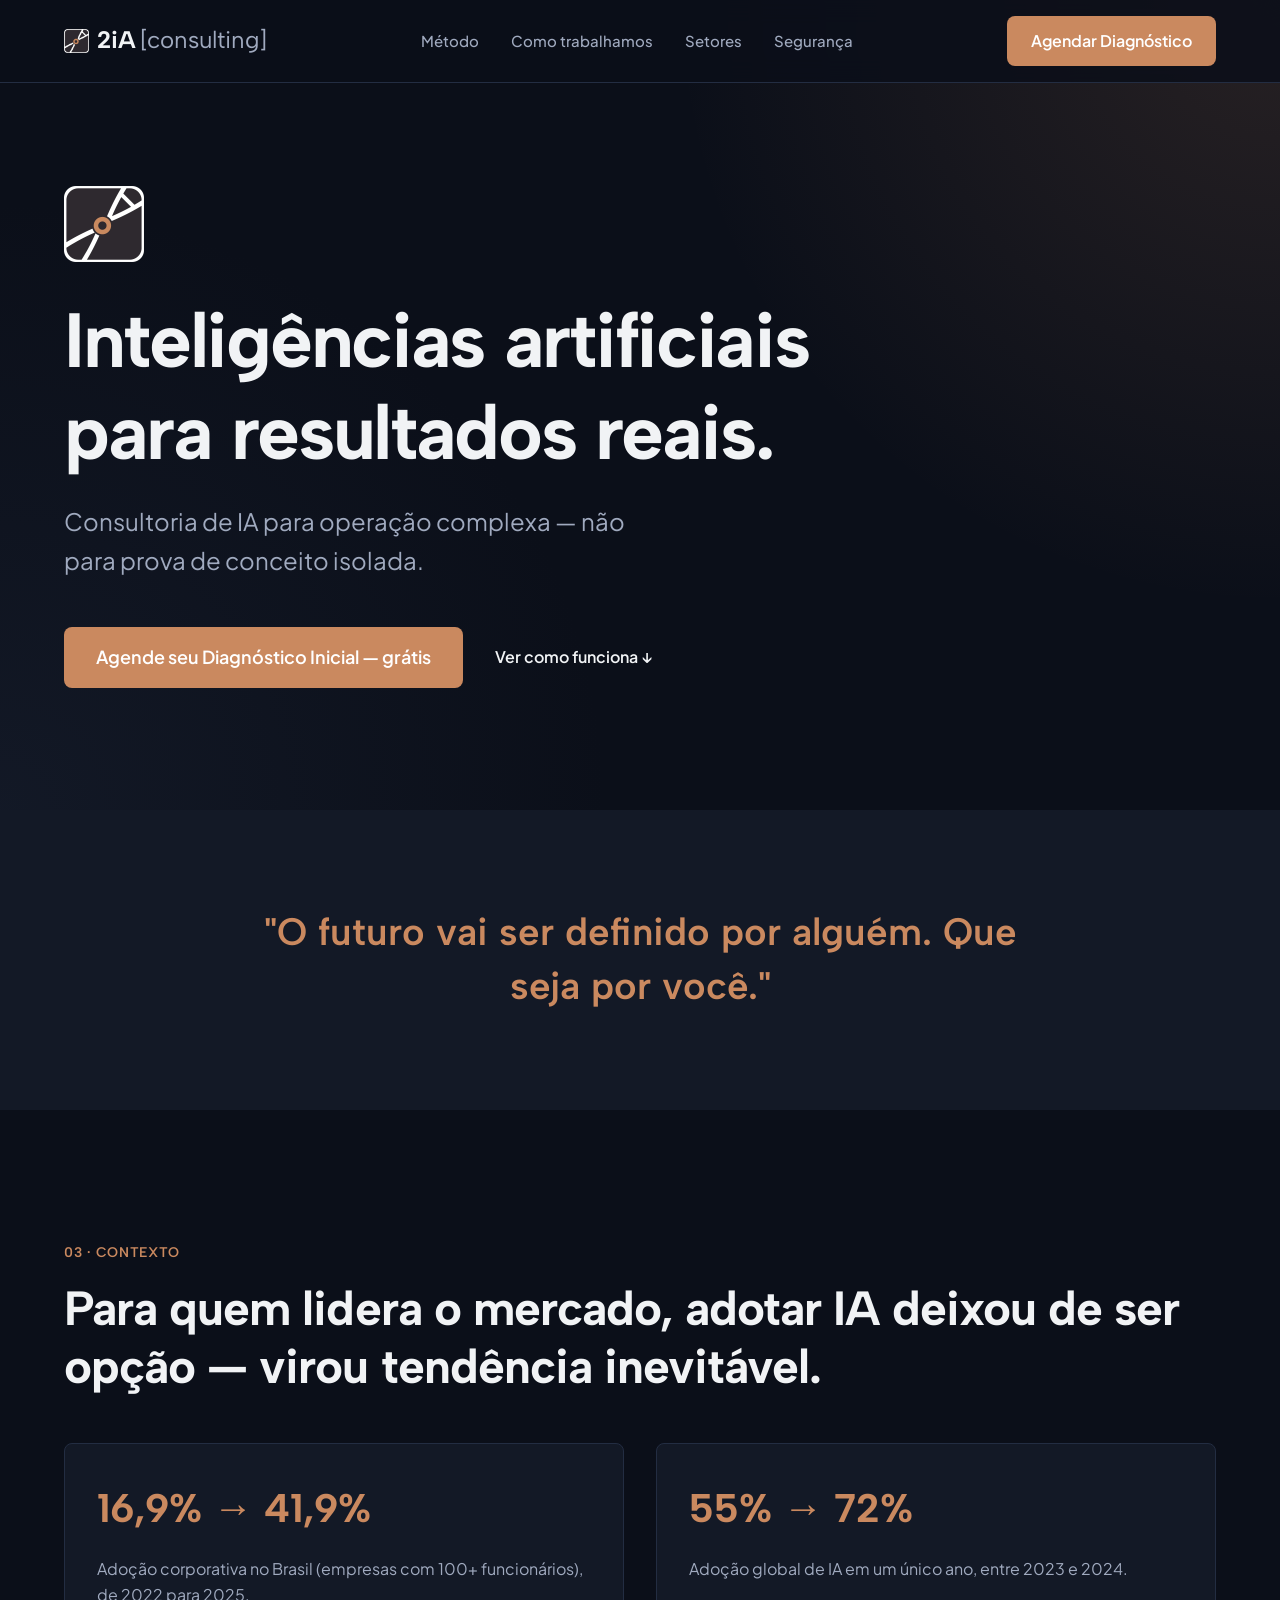
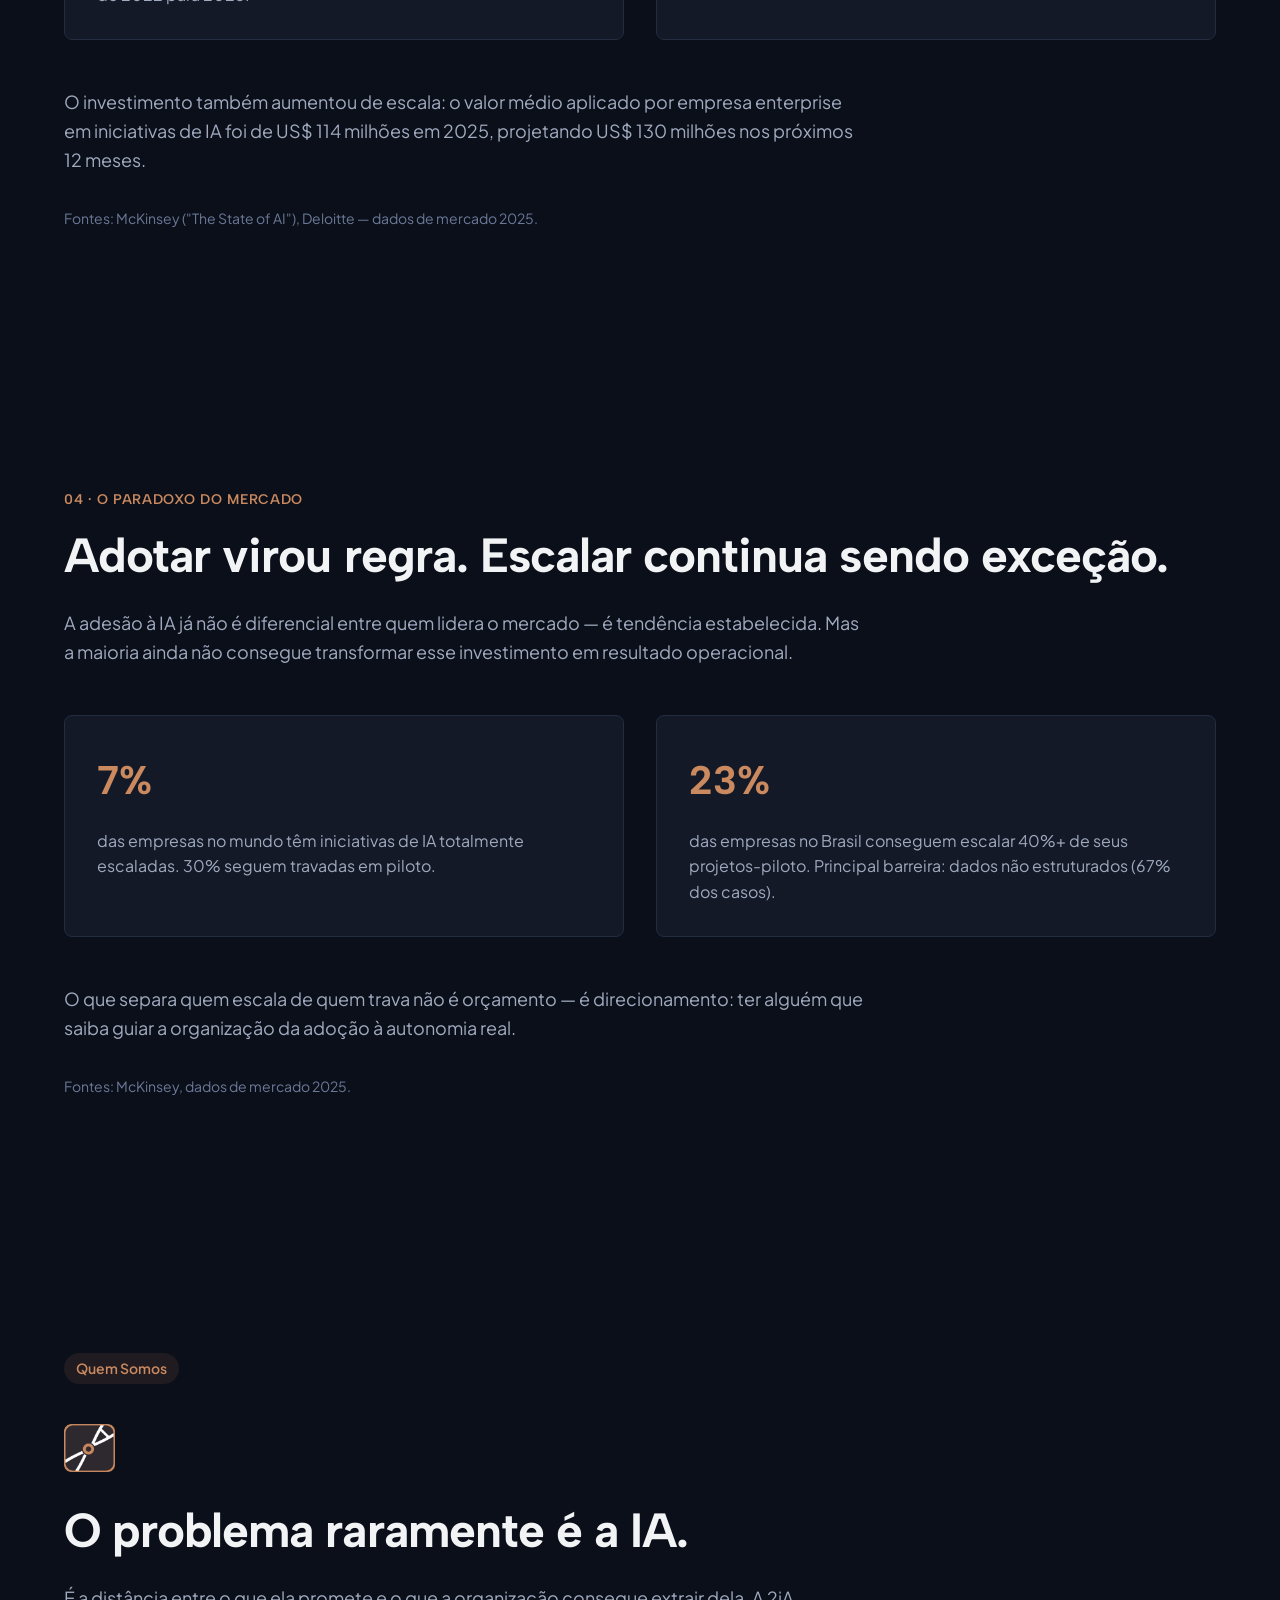
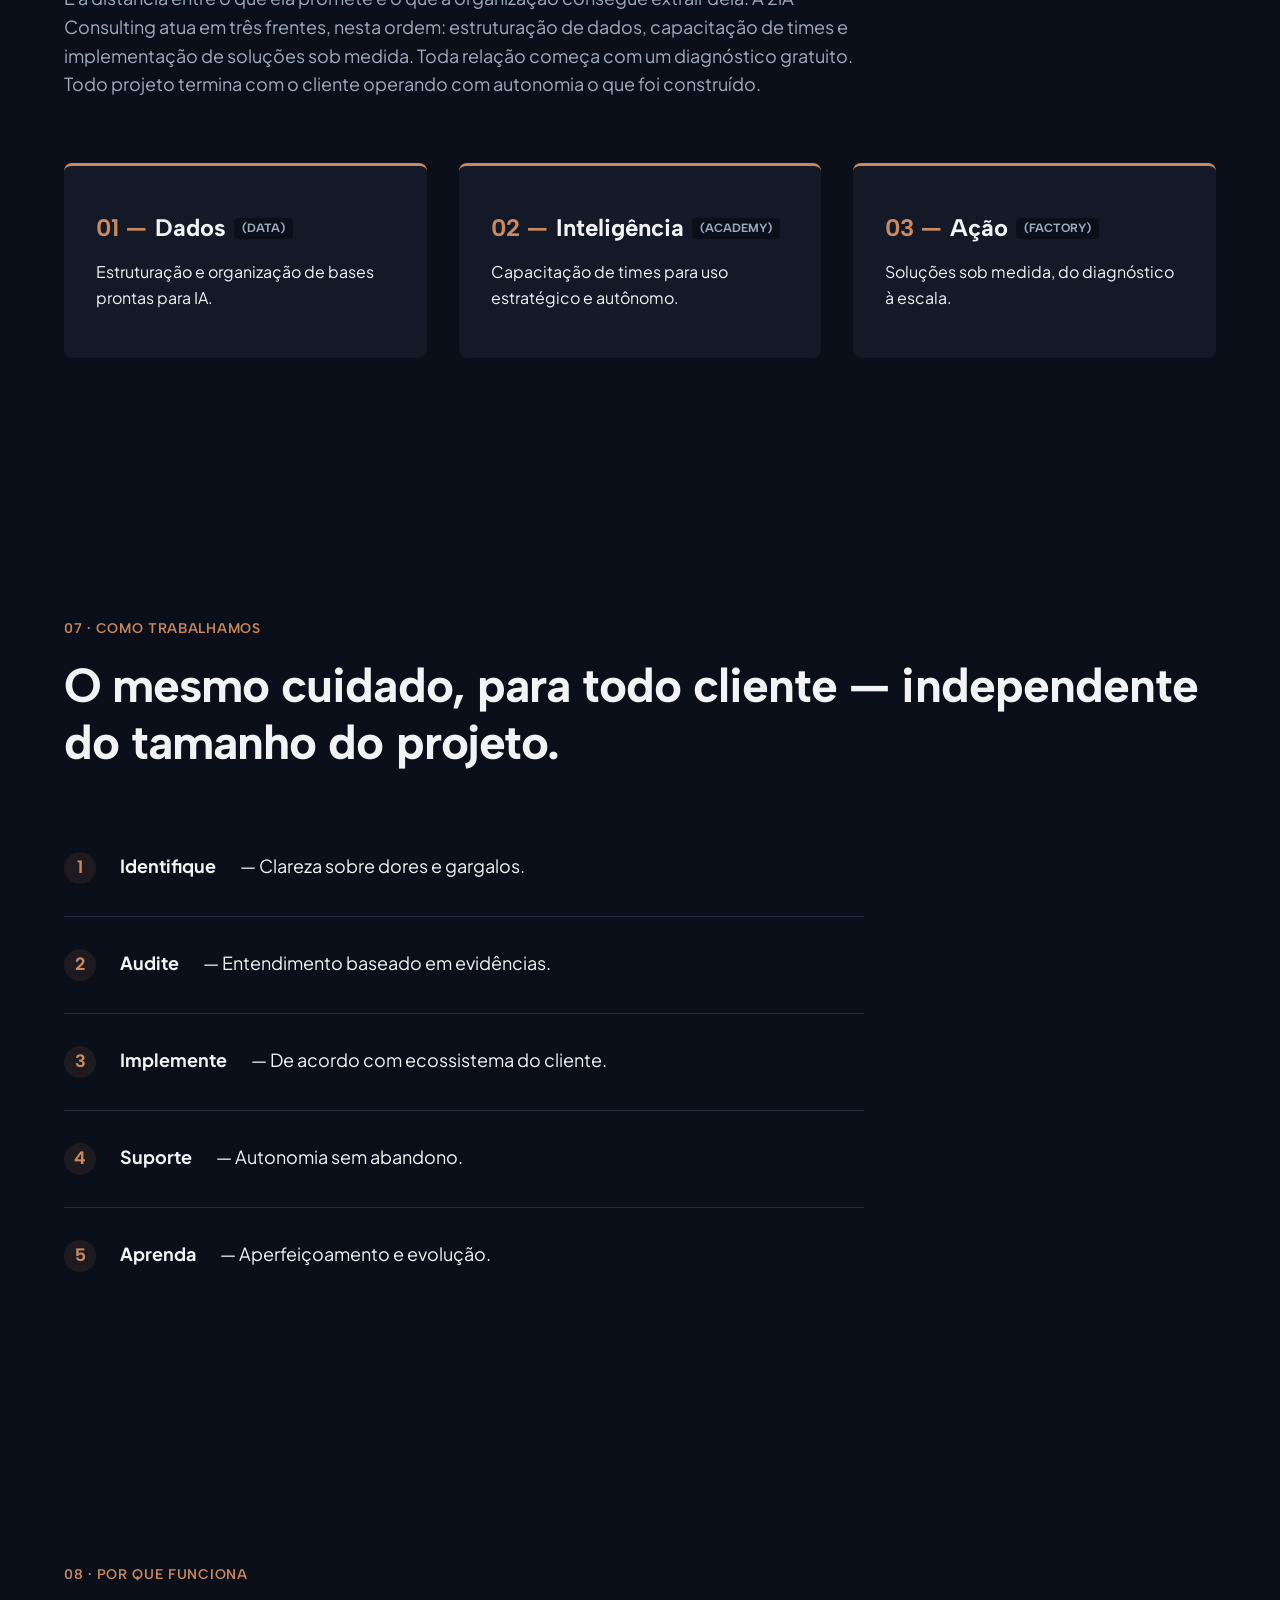
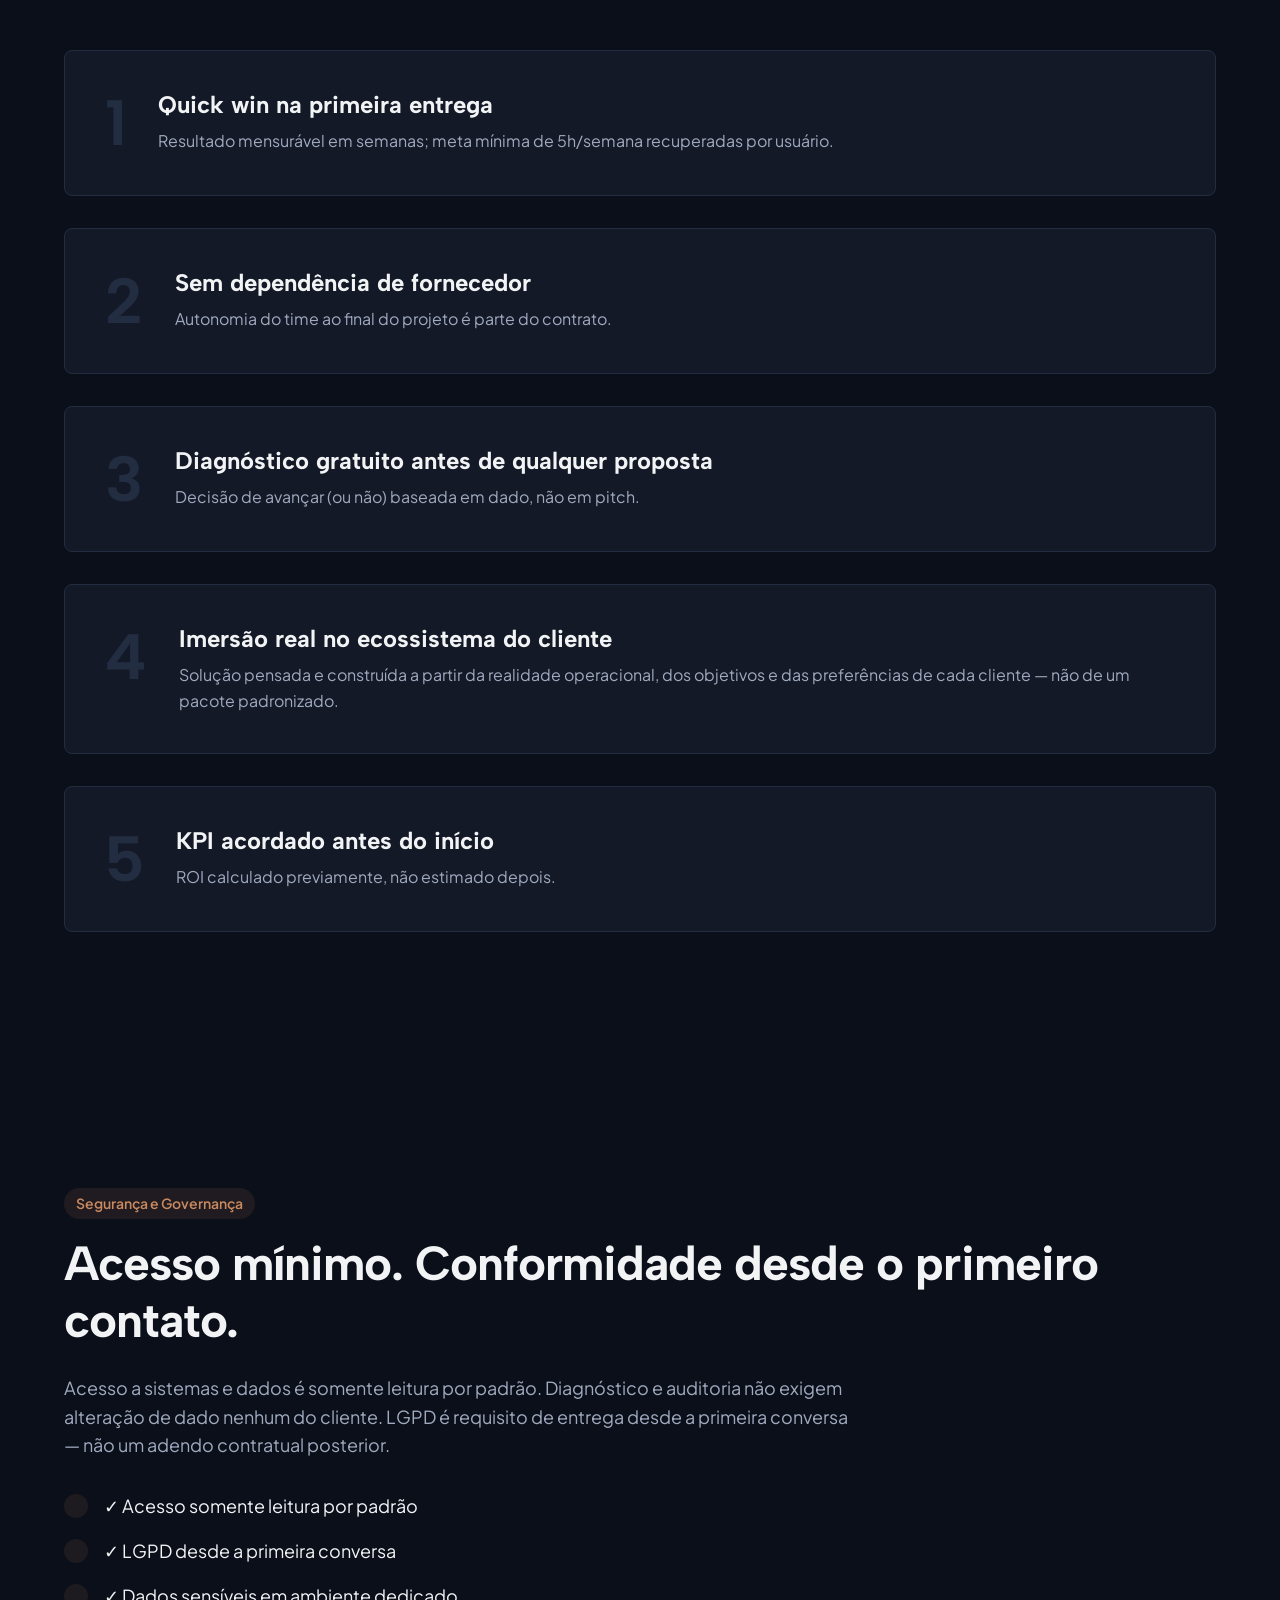
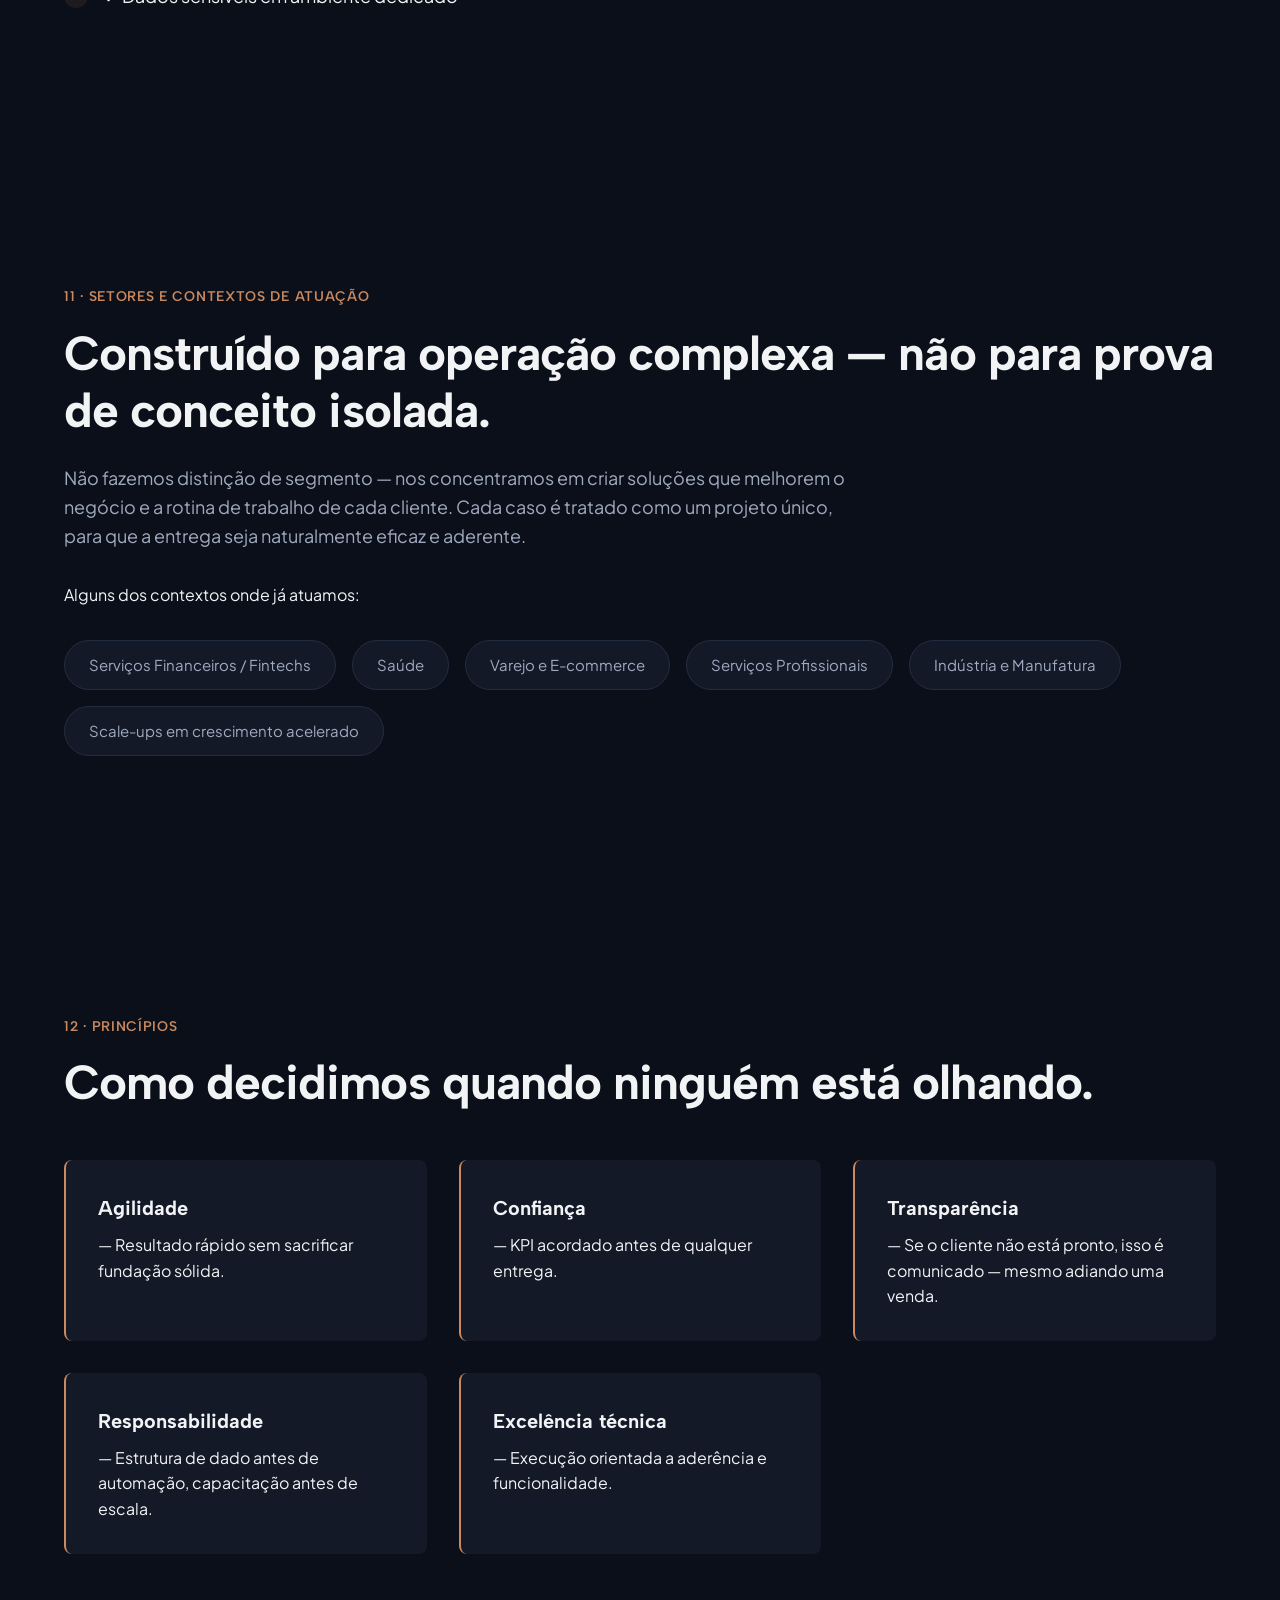
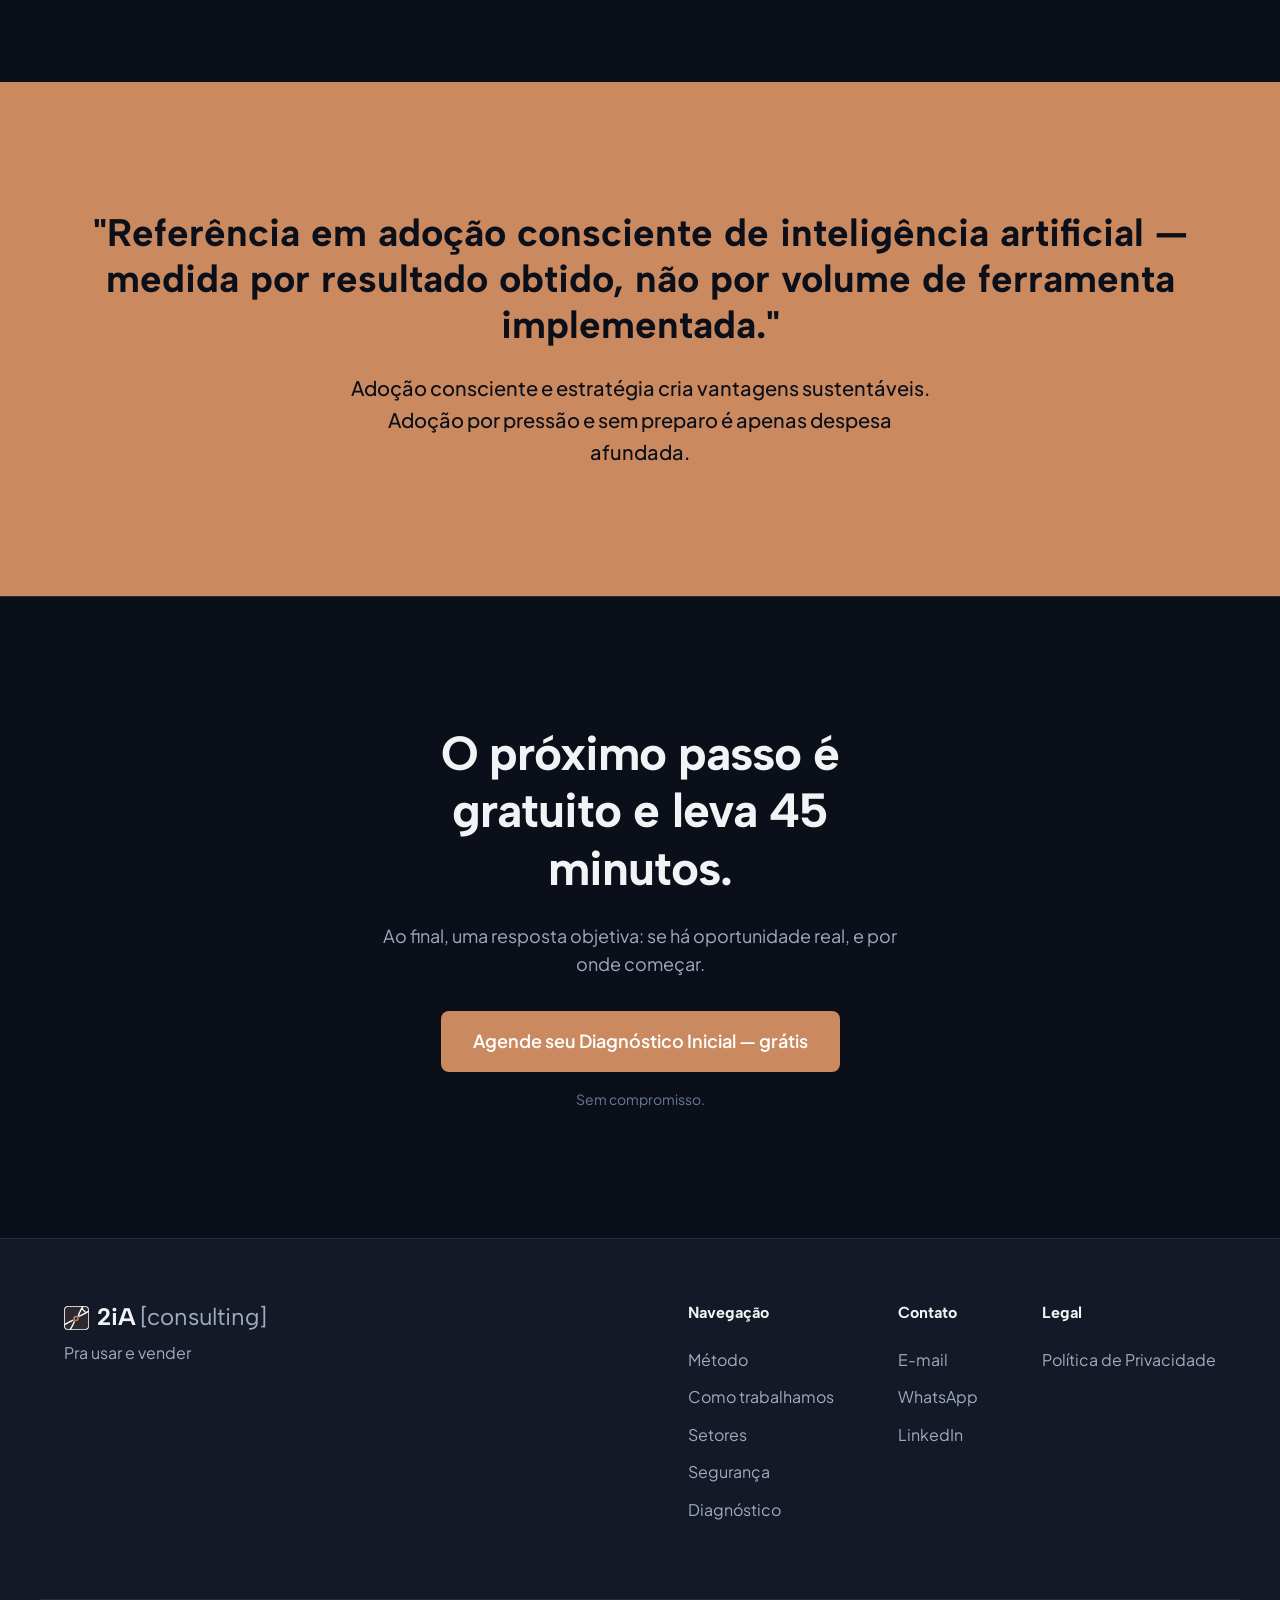
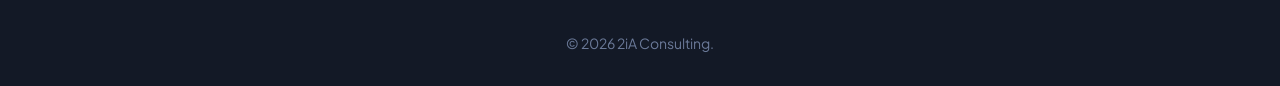
<file: v9/index.html>
<!DOCTYPE html>
<html lang="pt-BR">
<head>
    <meta charset="UTF-8">
    <meta name="viewport" content="width=device-width, initial-scale=1.0">
    <title>2iA Consulting — Inteligências artificiais para resultados reais</title>
    <meta name="description" content="Consultoria de IA para operação complexa — não para prova de conceito isolada.">
    
    <link rel="preconnect" href="https://fonts.googleapis.com">
    <link rel="preconnect" href="https://fonts.gstatic.com" crossorigin>
    <link href="https://fonts.googleapis.com/css2?family=Albert+Sans:wght@400;600;700&family=Plus+Jakarta+Sans:wght@400;500;600&display=swap" rel="stylesheet">
    
    <link rel="stylesheet" href="styles.css">
</head>
<body>
    <header class="header">
        <div class="container header-inner">
            <div class="logo">
                <img src="../assets/logo-branca.webp" alt="Logo 2iA Consulting" style="height: 24px; width: auto; vertical-align: middle; margin-right: 8px;">
                2iA <span>[consulting]</span>
            </div>
            <nav class="nav">
                <a href="#metodo">Método</a>
                <a href="#como-trabalhamos">Como trabalhamos</a>
                <a href="#setores">Setores</a>
                <a href="#seguranca">Segurança</a>
            </nav>
            <a href="/diagnostico" class="btn btn-primary">Agendar Diagnóstico</a>
        </div>
    </header>

    <main>
        <!-- Hero -->
        <section class="hero" id="home">
            <div class="container hero-inner">
                <img src="../assets/logo-branca.webp" alt="Símbolo 2iA Consulting" style="width: 80px; height: auto; margin-bottom: 2rem; display: block;">
                <h1 class="hero-title">Inteligências artificiais para resultados reais.</h1>
                <p class="hero-subtitle">Consultoria de IA para operação complexa — não para prova de conceito isolada.</p>
                <div class="hero-actions">
                    <a href="/diagnostico" class="btn btn-primary btn-lg">Agende seu Diagnóstico Inicial — grátis</a>
                    <a href="#metodo" class="link-secundary">Ver como funciona &darr;</a>
                </div>
            </div>
        </section>

        <!-- Manifesto -->
        <section class="manifesto">
            <div class="container">
                <h2 class="manifesto-text">"O futuro vai ser definido por alguém. Que seja por você."</h2>
            </div>
        </section>

        <!-- Contexto -->
        <section class="contexto" id="contexto">
            <div class="container">
                <span class="kicker">03 &middot; Contexto</span>
                <h2 class="section-title">Para quem lidera o mercado, adotar IA deixou de ser opção — virou tendência inevitável.</h2>
                
                <div class="stats-grid">
                    <div class="stat-card">
                        <div class="stat-number">16,9% &rarr; 41,9%</div>
                        <p class="stat-desc">Adoção corporativa no Brasil (empresas com 100+ funcionários), de 2022 para 2025.</p>
                    </div>
                    <div class="stat-card">
                        <div class="stat-number">55% &rarr; 72%</div>
                        <p class="stat-desc">Adoção global de IA em um único ano, entre 2023 e 2024.</p>
                    </div>
                </div>
                
                <p class="context-text">O investimento também aumentou de escala: o valor médio aplicado por empresa enterprise em iniciativas de IA foi de US$ 114 milhões em 2025, projetando US$ 130 milhões nos próximos 12 meses.</p>
                <p class="fonte">Fontes: McKinsey ("The State of AI"), Deloitte — dados de mercado 2025.</p>
            </div>
        </section>

        <!-- Paradoxo -->
        <section class="paradoxo">
            <div class="container">
                <span class="kicker">04 &middot; O paradoxo do mercado</span>
                <h2 class="section-title">Adotar virou regra. Escalar continua sendo exceção.</h2>
                
                <p class="context-text">A adesão à IA já não é diferencial entre quem lidera o mercado — é tendência estabelecida. Mas a maioria ainda não consegue transformar esse investimento em resultado operacional.</p>
                
                <div class="stats-grid">
                    <div class="stat-card">
                        <div class="stat-number">7%</div>
                        <p class="stat-desc">das empresas no mundo têm iniciativas de IA totalmente escaladas. 30% seguem travadas em piloto.</p>
                    </div>
                    <div class="stat-card">
                        <div class="stat-number">23%</div>
                        <p class="stat-desc">das empresas no Brasil conseguem escalar 40%+ de seus projetos-piloto. Principal barreira: dados não estruturados (67% dos casos).</p>
                    </div>
                </div>
                
                <p class="context-text fechamento">O que separa quem escala de quem trava não é orçamento — é direcionamento: ter alguém que saiba guiar a organização da adoção à autonomia real.</p>
                <p class="fonte">Fontes: McKinsey, dados de mercado 2025.</p>
            </div>
        </section>

        <!-- Método -->
        <section class="metodo" id="metodo">
            <div class="container">
                <span class="label">Quem Somos</span>
                <div style="margin-top: 1.5rem; margin-bottom: 1.5rem;">
                    <img src="../assets/logo-laranja.webp" alt="Marca 2iA Consulting" style="height: 48px; width: auto;">
                </div>
                <h2 class="section-title">O problema raramente é a IA.</h2>
                <p class="context-text">É a distância entre o que ela promete e o que a organização consegue extrair dela. A 2iA Consulting atua em três frentes, nesta ordem: estruturação de dados, capacitação de times e implementação de soluções sob medida. Toda relação começa com um diagnóstico gratuito. Todo projeto termina com o cliente operando com autonomia o que foi construído.</p>
                
                <div class="frentes-grid">
                    <div class="frente-card">
                        <h3 class="frente-title"><span class="frente-num">01 —</span> Dados <span class="frente-tag">(DATA)</span></h3>
                        <p>Estruturação e organização de bases prontas para IA.</p>
                    </div>
                    <div class="frente-card">
                        <h3 class="frente-title"><span class="frente-num">02 —</span> Inteligência <span class="frente-tag">(ACADEMY)</span></h3>
                        <p>Capacitação de times para uso estratégico e autônomo.</p>
                    </div>
                    <div class="frente-card">
                        <h3 class="frente-title"><span class="frente-num">03 —</span> Ação <span class="frente-tag">(FACTORY)</span></h3>
                        <p>Soluções sob medida, do diagnóstico à escala.</p>
                    </div>
                </div>
            </div>
        </section>

        <!-- Como Trabalhamos -->
        <section class="como-trabalhamos" id="como-trabalhamos">
            <div class="container">
                <span class="kicker">07 &middot; Como trabalhamos</span>
                <h2 class="section-title">O mesmo cuidado, para todo cliente — independente do tamanho do projeto.</h2>
                
                <ul class="etapas-list">
                    <li><span class="etapa-num">1</span> <strong>Identifique</strong> — Clareza sobre dores e gargalos.</li>
                    <li><span class="etapa-num">2</span> <strong>Audite</strong> — Entendimento baseado em evidências.</li>
                    <li><span class="etapa-num">3</span> <strong>Implemente</strong> — De acordo com ecossistema do cliente.</li>
                    <li><span class="etapa-num">4</span> <strong>Suporte</strong> — Autonomia sem abandono.</li>
                    <li><span class="etapa-num">5</span> <strong>Aprenda</strong> — Aperfeiçoamento e evolução.</li>
                </ul>
            </div>
        </section>

        <!-- Por que funciona -->
        <section class="por-que-funciona">
            <div class="container">
                <span class="kicker">08 &middot; Por que funciona</span>
                
                <div class="funciona-grid">
                    <div class="funciona-item">
                        <span class="funciona-num">1</span>
                        <div class="funciona-content">
                            <h3>Quick win na primeira entrega</h3>
                            <p>Resultado mensurável em semanas; meta mínima de 5h/semana recuperadas por usuário.</p>
                        </div>
                    </div>
                    <div class="funciona-item">
                        <span class="funciona-num">2</span>
                        <div class="funciona-content">
                            <h3>Sem dependência de fornecedor</h3>
                            <p>Autonomia do time ao final do projeto é parte do contrato.</p>
                        </div>
                    </div>
                    <div class="funciona-item">
                        <span class="funciona-num">3</span>
                        <div class="funciona-content">
                            <h3>Diagnóstico gratuito antes de qualquer proposta</h3>
                            <p>Decisão de avançar (ou não) baseada em dado, não em pitch.</p>
                        </div>
                    </div>
                    <div class="funciona-item">
                        <span class="funciona-num">4</span>
                        <div class="funciona-content">
                            <h3>Imersão real no ecossistema do cliente</h3>
                            <p>Solução pensada e construída a partir da realidade operacional, dos objetivos e das preferências de cada cliente — não de um pacote padronizado.</p>
                        </div>
                    </div>
                    <div class="funciona-item">
                        <span class="funciona-num">5</span>
                        <div class="funciona-content">
                            <h3>KPI acordado antes do início</h3>
                            <p>ROI calculado previamente, não estimado depois.</p>
                        </div>
                    </div>
                </div>
            </div>
        </section>

        <!-- Segurança -->
        <section class="seguranca" id="seguranca">
            <div class="container">
                <span class="label">Segurança e Governança</span>
                <h2 class="section-title">Acesso mínimo. Conformidade desde o primeiro contato.</h2>
                <p class="context-text">Acesso a sistemas e dados é somente leitura por padrão. Diagnóstico e auditoria não exigem alteração de dado nenhum do cliente. LGPD é requisito de entrega desde a primeira conversa — não um adendo contratual posterior.</p>
                
                <ul class="checklist">
                    <li>&check; Acesso somente leitura por padrão</li>
                    <li>&check; LGPD desde a primeira conversa</li>
                    <li>&check; Dados sensíveis em ambiente dedicado</li>
                </ul>
            </div>
        </section>

        <!-- Setores -->
        <section class="setores" id="setores">
            <div class="container">
                <span class="kicker">11 &middot; Setores e contextos de atuação</span>
                <h2 class="section-title">Construído para operação complexa — não para prova de conceito isolada.</h2>
                <p class="context-text">Não fazemos distinção de segmento — nos concentramos em criar soluções que melhorem o negócio e a rotina de trabalho de cada cliente. Cada caso é tratado como um projeto único, para que a entrega seja naturalmente eficaz e aderente.</p>
                
                <p class="chamada-curta">Alguns dos contextos onde já atuamos:</p>
                <div class="tags-grid">
                    <span class="tag">Serviços Financeiros / Fintechs</span>
                    <span class="tag">Saúde</span>
                    <span class="tag">Varejo e E-commerce</span>
                    <span class="tag">Serviços Profissionais</span>
                    <span class="tag">Indústria e Manufatura</span>
                    <span class="tag">Scale-ups em crescimento acelerado</span>
                </div>
            </div>
        </section>

        <!-- Princípios -->
        <section class="principios">
            <div class="container">
                <span class="kicker">12 &middot; Princípios</span>
                <h2 class="section-title">Como decidimos quando ninguém está olhando.</h2>
                
                <ul class="principios-list">
                    <li><strong>Agilidade</strong> — Resultado rápido sem sacrificar fundação sólida.</li>
                    <li><strong>Confiança</strong> — KPI acordado antes de qualquer entrega.</li>
                    <li><strong>Transparência</strong> — Se o cliente não está pronto, isso é comunicado — mesmo adiando uma venda.</li>
                    <li><strong>Responsabilidade</strong> — Estrutura de dado antes de automação, capacitação antes de escala.</li>
                    <li><strong>Excelência técnica</strong> — Execução orientada a aderência e funcionalidade.</li>
                </ul>
            </div>
        </section>

        <!-- Visão de Futuro -->
        <section class="visao">
            <div class="container">
                <h2 class="visao-text">"Referência em adoção consciente de inteligência artificial — medida por resultado obtido, não por volume de ferramenta implementada."</h2>
                <p class="visao-apoio">Adoção consciente e estratégia cria vantagens sustentáveis. Adoção por pressão e sem preparo é apenas despesa afundada.</p>
            </div>
        </section>

        <!-- CTA Final -->
        <section class="cta-final">
            <div class="container cta-inner">
                <h2 class="section-title">O próximo passo é gratuito e leva 45 minutos.</h2>
                <p class="context-text">Ao final, uma resposta objetiva: se há oportunidade real, e por onde começar.</p>
                <a href="/diagnostico" class="btn btn-primary btn-lg">Agende seu Diagnóstico Inicial — grátis</a>
                <p class="microcopy">Sem compromisso.</p>
            </div>
        </section>
    </main>

    <footer class="footer">
        <div class="container footer-inner">
            <div class="footer-brand">
                <div class="logo">
                    <img src="../assets/logo-branca.webp" alt="Logo 2iA Consulting" style="height: 24px; width: auto; vertical-align: middle; margin-right: 8px;">
                    2iA <span>[consulting]</span>
                </div>
                <p>Pra usar e vender</p>
            </div>
            
            <div class="footer-links">
                <div class="footer-col">
                    <h4>Navegação</h4>
                    <a href="#metodo">Método</a>
                    <a href="#como-trabalhamos">Como trabalhamos</a>
                    <a href="#setores">Setores</a>
                    <a href="#seguranca">Segurança</a>
                    <a href="/diagnostico">Diagnóstico</a>
                </div>
                <div class="footer-col">
                    <h4>Contato</h4>
                    <a href="mailto:hello@2iaconsulting.com">E-mail</a>
                    <a href="#">WhatsApp</a>
                    <a href="#">LinkedIn</a>
                </div>
                <div class="footer-col">
                    <h4>Legal</h4>
                    <a href="#">Política de Privacidade</a>
                </div>
            </div>
        </div>
        <div class="container footer-bottom">
            <p>&copy; 2026 2iA Consulting.</p>
        </div>
    </footer>

    <script src="main.js"></script>
</body>
</html>
</file>
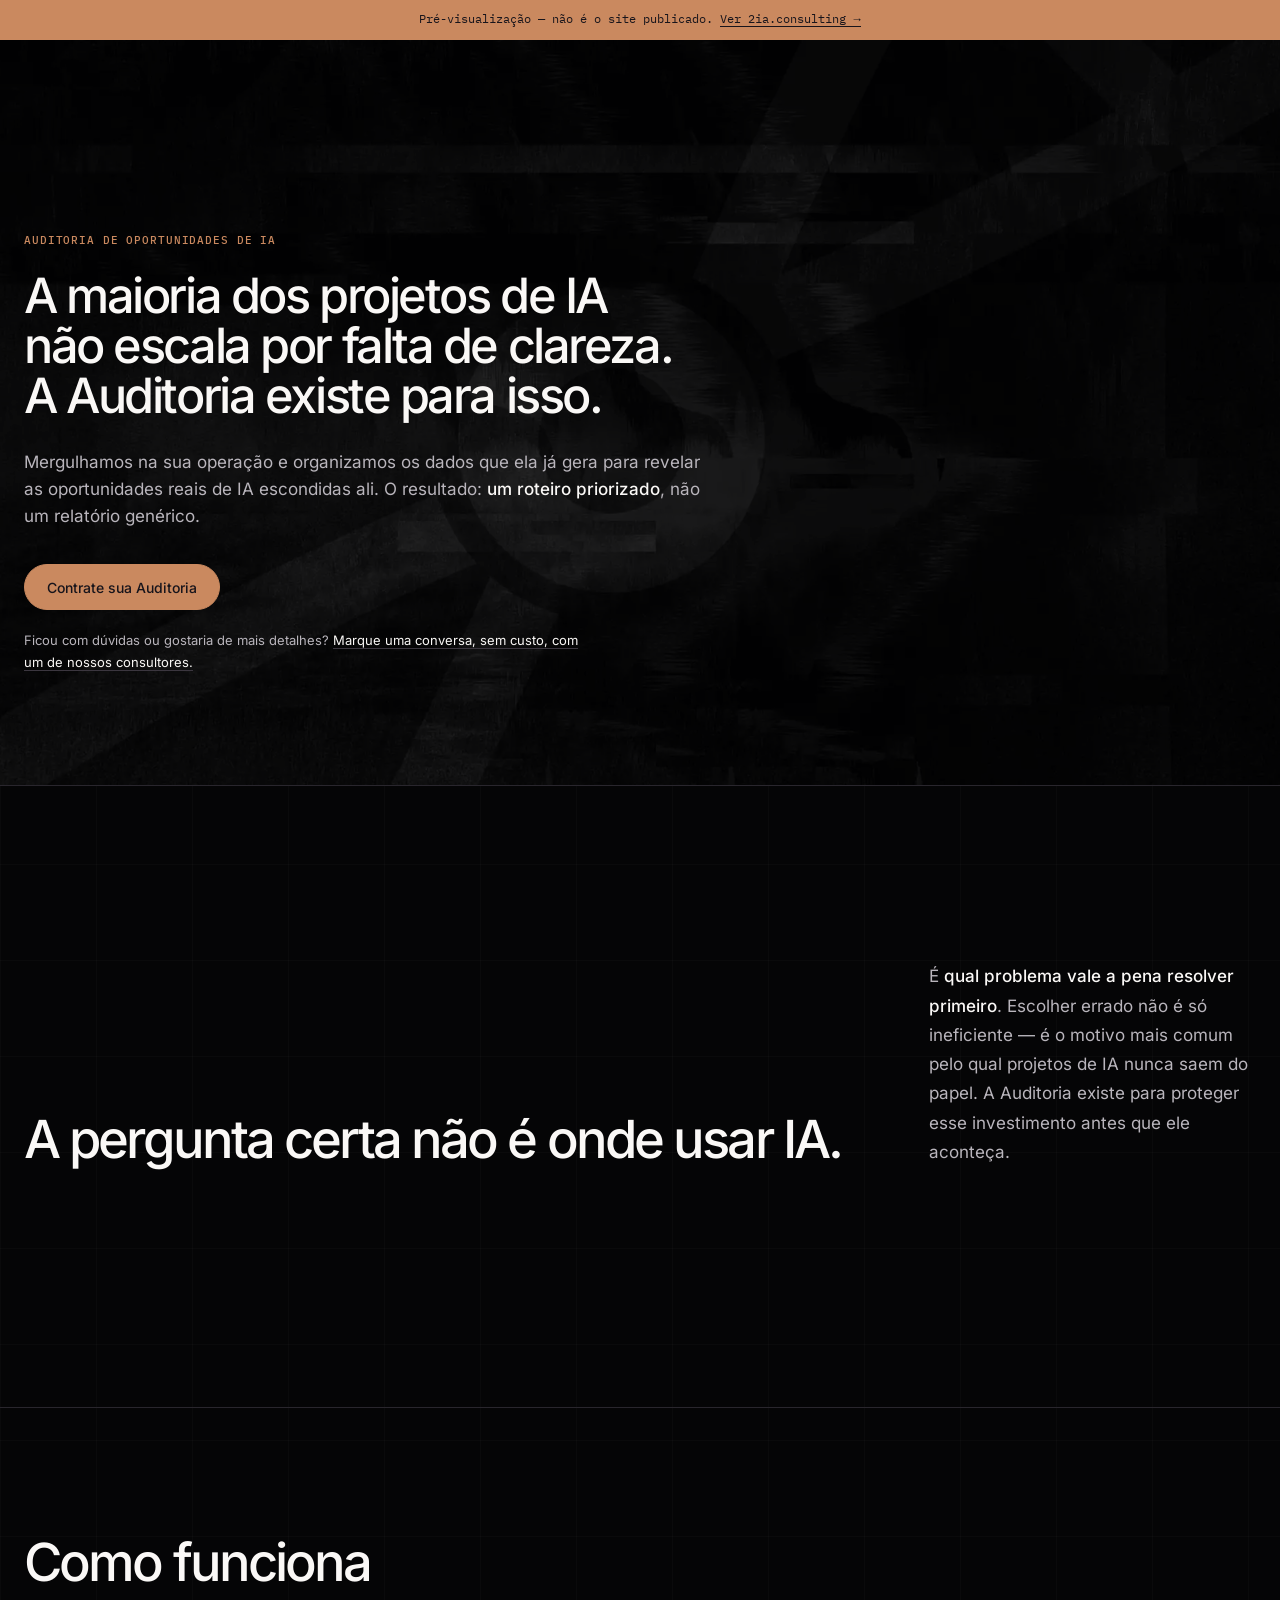
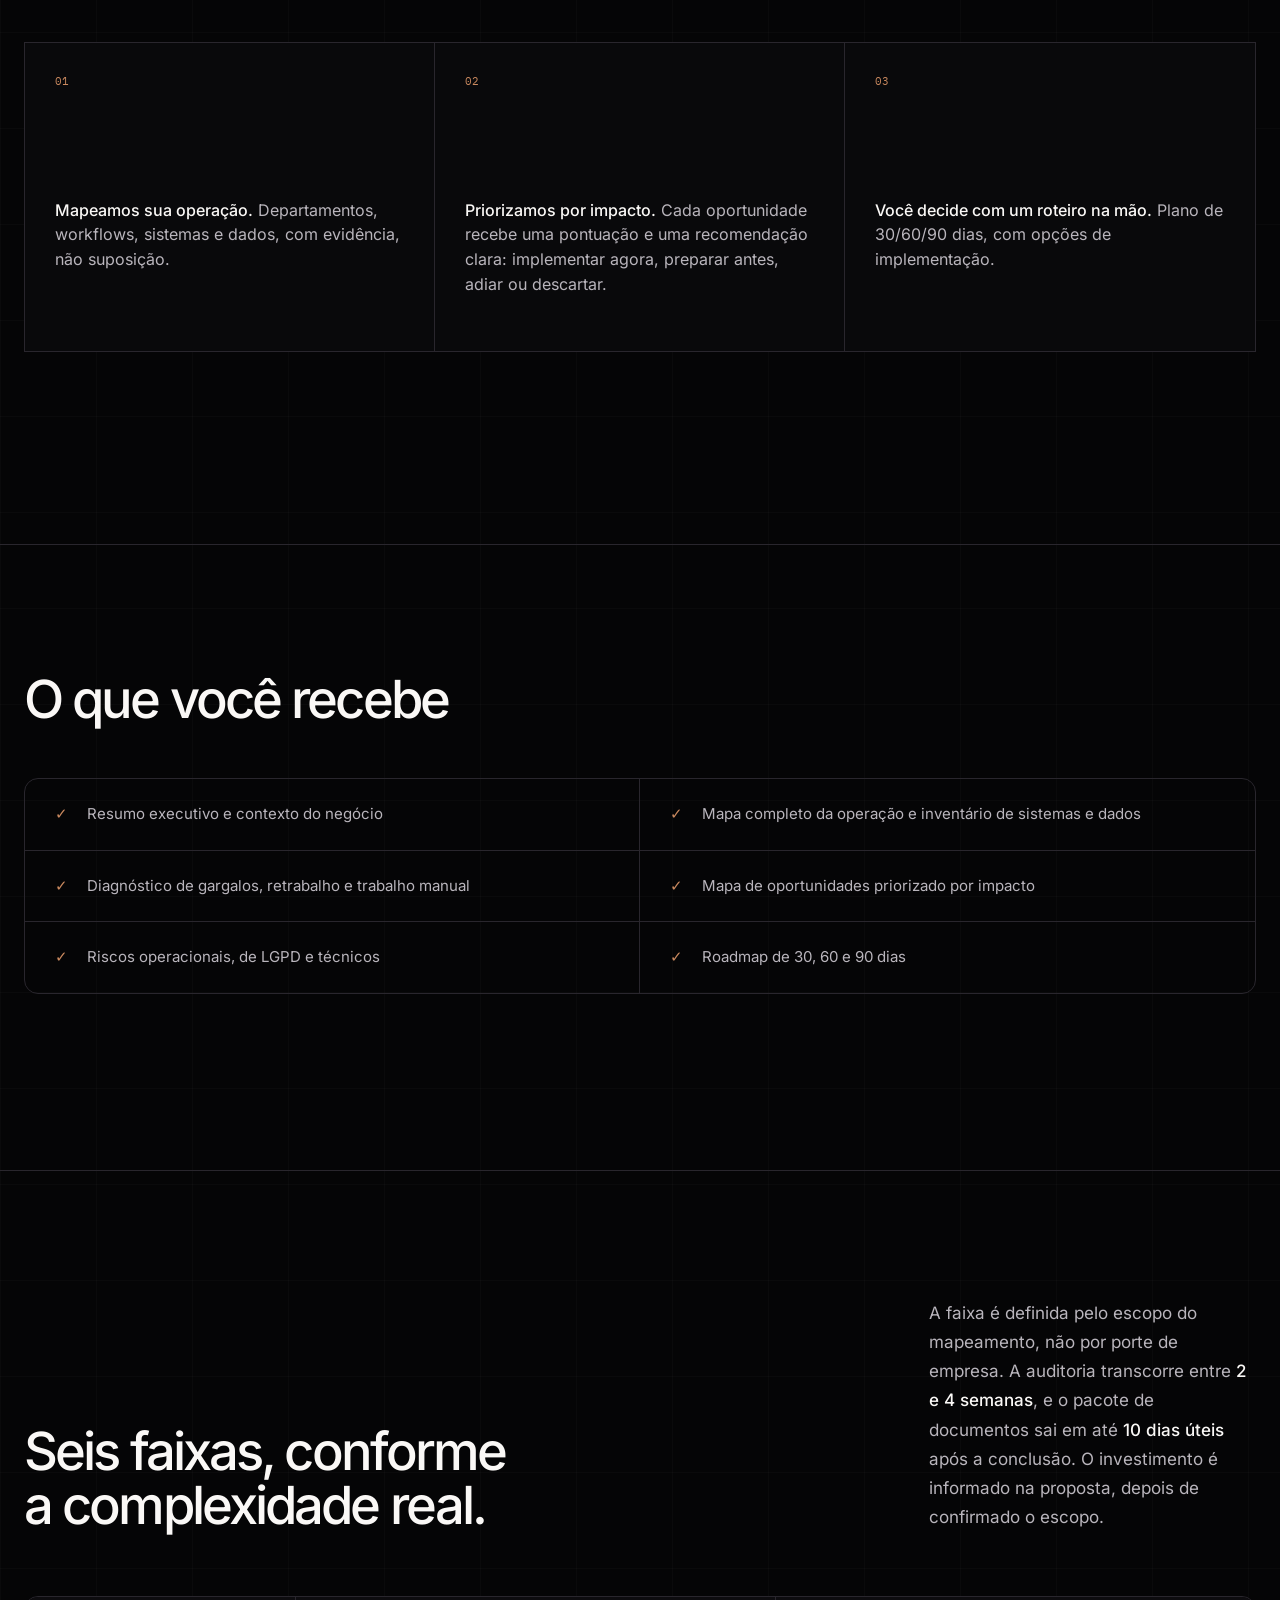
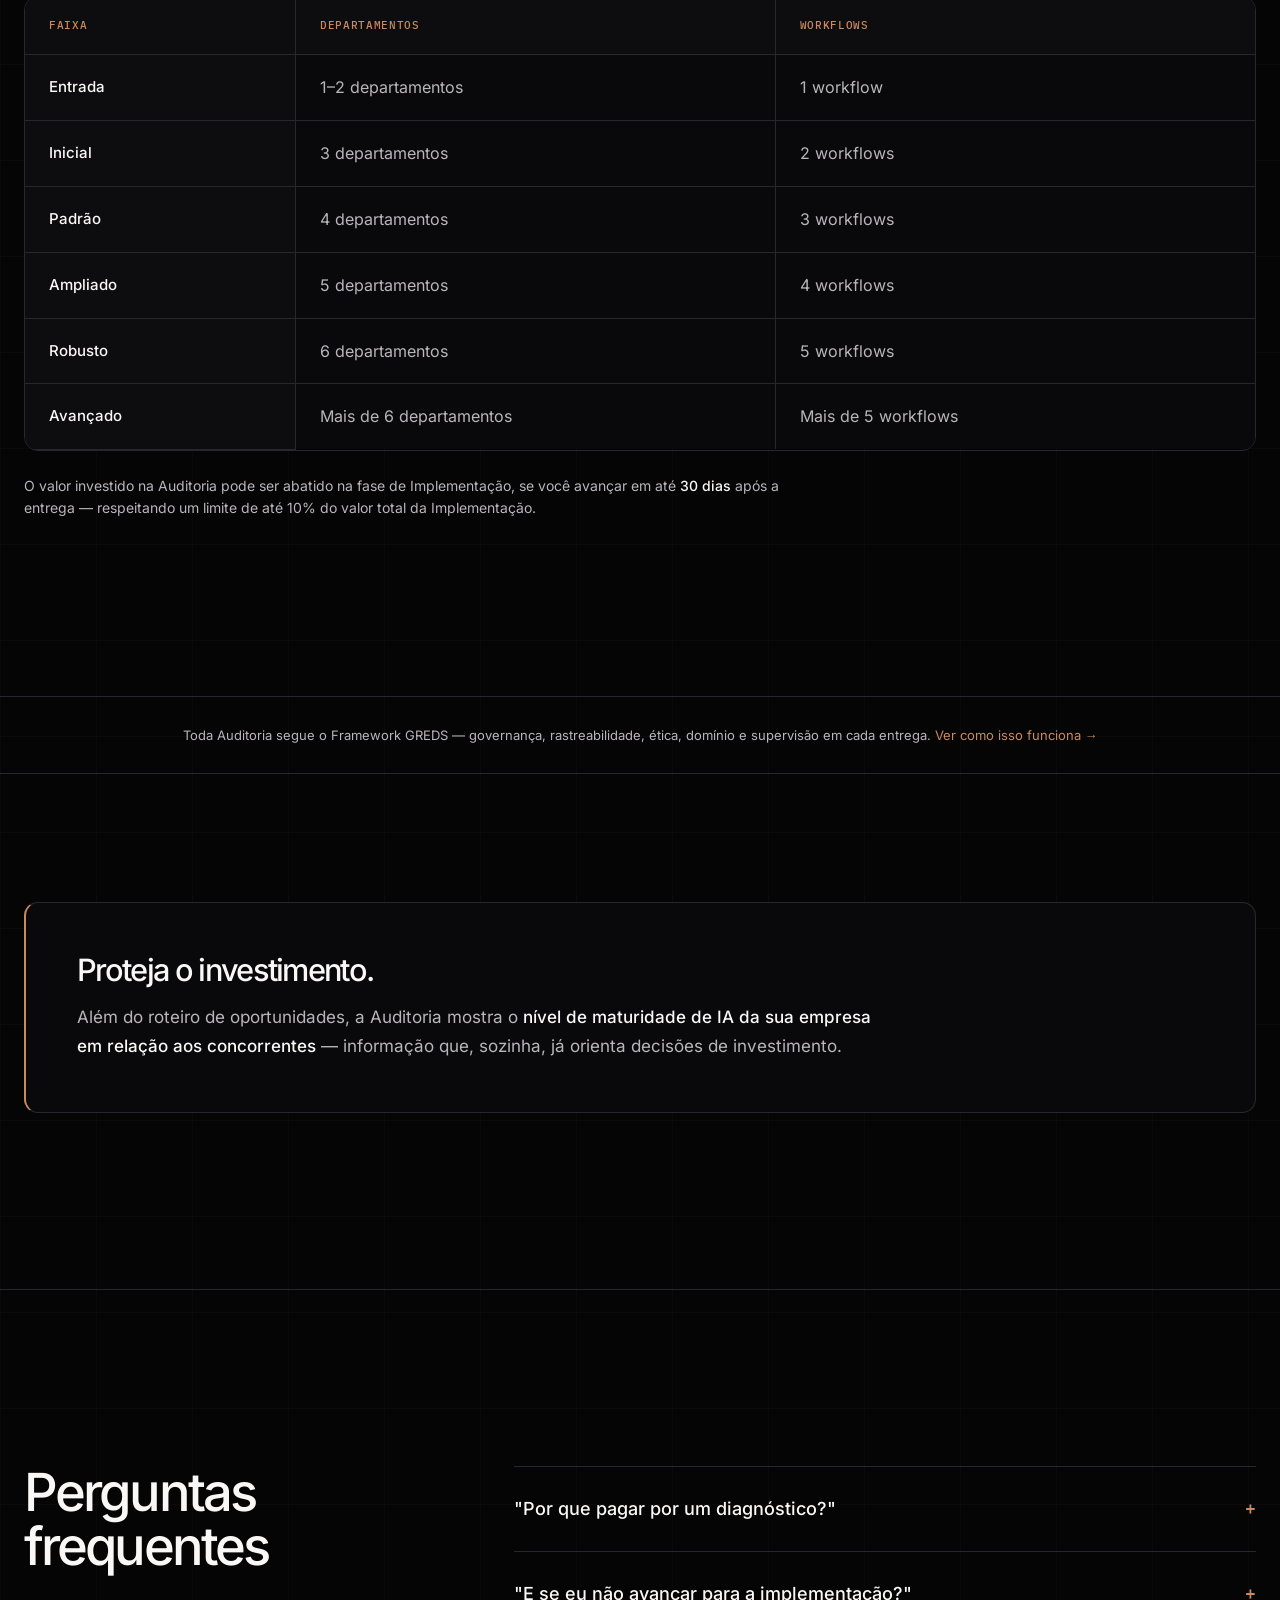
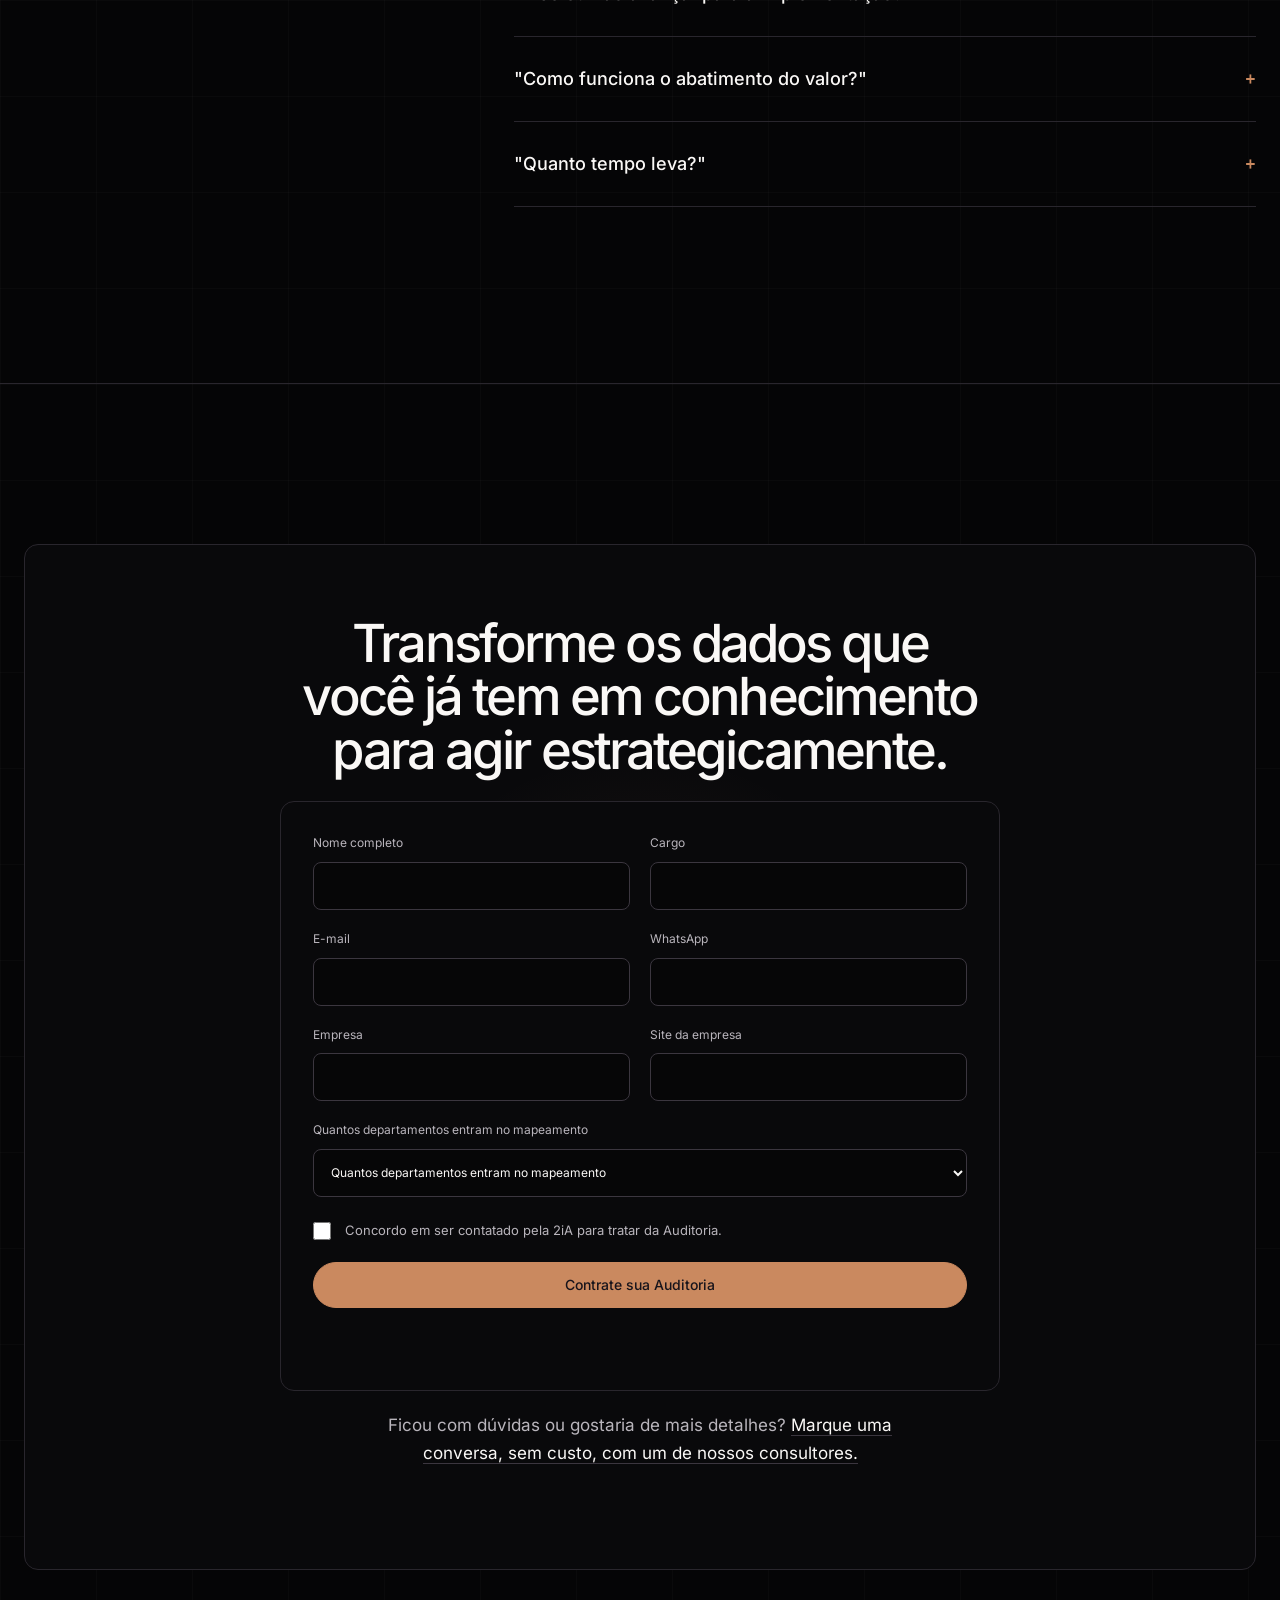
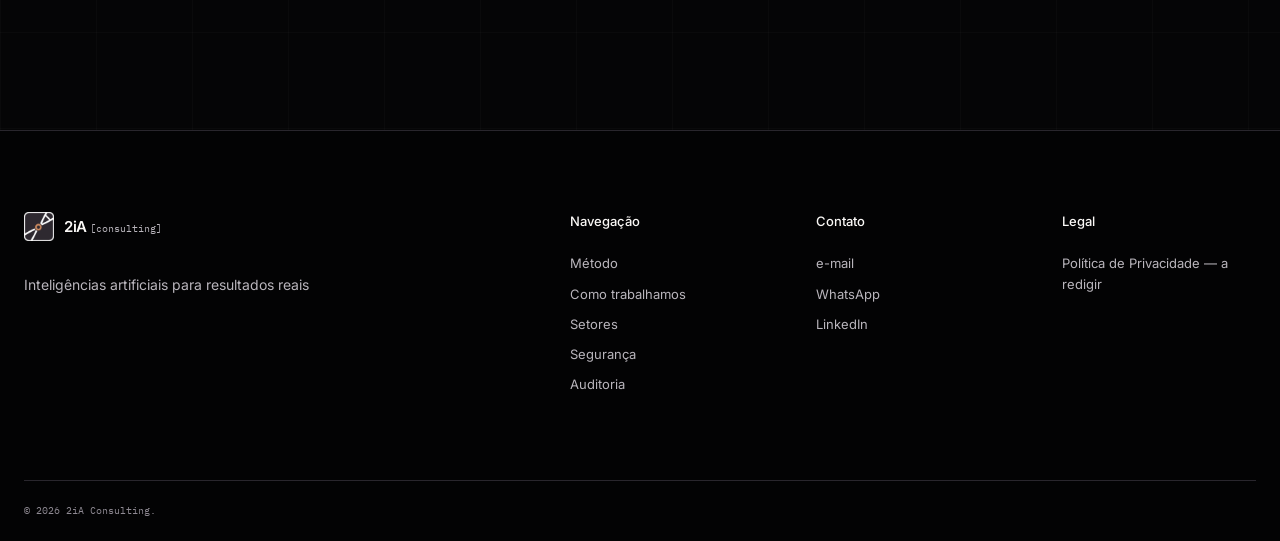
<file: v11/auditoria/index.html>
<!doctype html>
<html lang="pt-BR">
  <head>
    <meta charset="utf-8" />
    <meta name="viewport" content="width=device-width, initial-scale=1" />
    <meta name="robots" content="noindex, nofollow" />
    <!-- síncrono e no topo: precisa marcar .js antes da 1ª pintura, senão
         o header hidden-by-default (que só existe sob .js) causaria um
         flash de header visível-depois-escondido. Externo (não inline)
         porque o CSP de produção é script-src 'self' — 'self' nunca cobre
         conteúdo inline, só arquivos de mesma origem. -->
    <script src="../bootstrap.js"></script>
    <!-- prettier-ignore -->
    <title>Auditoria de Oportunidades de IA — 2iA Consulting</title>
    <meta
      name="description"
      content="Mapeamento completo da sua operação, dos seus dados e das oportunidades reais de IA — com um roadmap claro e priorizado para decidir o próximo passo."
    />
    <link rel="stylesheet" href="../styles.css" />
  </head>
  <body>
    <p class="preview-flag">
      Pré-visualização — não é o site publicado.
      <a href="https://2ia.consulting">Ver 2ia.consulting →</a>
    </p>
    <!-- Sem menu de navegação, como na /conversa/: esta é a página de conversão
         principal do site e as únicas saídas são as duas que o conteúdo exige
         (o bloco GREDS e a conversa gratuita). -->
    <header class="site-header">
      <div class="shell header-inner">
        <a class="brand" href="../" aria-label="2iA Consulting — voltar à home">
          <img
            src="../assets/logo-branca.webp"
            alt="2iA Consulting"
            width="640"
            height="608"
          />
          <span class="brand-name">2iA <small>[consulting]</small></span>
        </a>
      </div>
    </header>

    <main>
      <section class="audit-hero" id="auditoria" aria-labelledby="audit-title">
        <div class="hero-texture" aria-hidden="true"></div>
        <div class="shell audit-hero-inner">
          <p class="section-label section-label--plain">
            Auditoria de Oportunidades de IA
          </p>
          <h1 id="audit-title">
            A maioria dos projetos de IA não escala por falta de clareza. A
            Auditoria existe para isso.
          </h1>
          <p class="hero-support">
            Mergulhamos na sua operação e organizamos os dados que ela já gera
            para revelar as oportunidades reais de IA escondidas ali. O
            resultado: <strong>um roteiro priorizado</strong>, não um relatório
            genérico.
          </p>
          <div class="hero-actions">
            <a class="button button--primary" href="#form">
              Contrate sua Auditoria
            </a>
          </div>
          <p class="cta-aside">
            Ficou com dúvidas ou gostaria de mais detalhes?
            <a href="../conversa/"
              >Marque uma conversa, sem custo, com um de nossos consultores.</a
            >
          </p>
        </div>
      </section>

      <section class="section" id="por-que" aria-labelledby="por-que-title">
        <div class="shell">
          <div class="heading-split">
            <h2 id="por-que-title">A pergunta certa não é onde usar IA.</h2>
            <p>
              É <strong>qual problema vale a pena resolver primeiro</strong>.
              Escolher errado não é só ineficiente — é o motivo mais comum pelo
              qual projetos de IA nunca saem do papel. A Auditoria existe para
              proteger esse investimento antes que ele aconteça.
            </p>
          </div>
        </div>
      </section>

      <section
        class="section section--compact"
        id="como-funciona"
        aria-labelledby="como-funciona-title"
      >
        <div class="shell">
          <h2 class="section-name" id="como-funciona-title">Como funciona</h2>
          <ol class="after-steps">
            <li>
              <span>01</span>
              <p>
                <strong>Mapeamos sua operação.</strong> Departamentos,
                workflows, sistemas e dados, com evidência, não suposição.
              </p>
            </li>
            <li>
              <span>02</span>
              <p>
                <strong>Priorizamos por impacto.</strong> Cada oportunidade
                recebe uma pontuação e uma recomendação clara: implementar
                agora, preparar antes, adiar ou descartar.
              </p>
            </li>
            <li>
              <span>03</span>
              <p>
                <strong>Você decide com um roteiro na mão.</strong> Plano de
                30/60/90 dias, com opções de implementação.
              </p>
            </li>
          </ol>
        </div>
      </section>

      <section
        class="section section--compact"
        id="entregaveis"
        aria-labelledby="entregaveis-title"
      >
        <div class="shell">
          <h2 class="section-name" id="entregaveis-title">O que você recebe</h2>
          <ul class="deliverables">
            <li>Resumo executivo e contexto do negócio</li>
            <li>Mapa completo da operação e inventário de sistemas e dados</li>
            <li>Diagnóstico de gargalos, retrabalho e trabalho manual</li>
            <li>Mapa de oportunidades priorizado por impacto</li>
            <li>Riscos operacionais, de LGPD e técnicos</li>
            <li>Roadmap de 30, 60 e 90 dias</li>
          </ul>
        </div>
      </section>

      <!-- A tabela nasceu como grade de preço. Sem as colunas de investimento e
           de demos ela passa a descrever só escopo, então a seção deixou de se
           chamar "Investimento" — anunciar investimento e não mostrar nenhum
           seria promessa vazia. O abatimento continua abaixo, porque é condição
           comercial e não depende de exibir valor. -->
      <section
        class="section section--compact"
        id="escopo"
        aria-labelledby="escopo-title"
      >
        <div class="shell">
          <div class="heading-split">
            <h2 id="escopo-title">
              Seis faixas, conforme a complexidade real.
            </h2>
            <!-- O prazo aparece aqui, à vista, e não só na FAQ: uma FAQ mora
                 em <details> fechado, e esconder prazo numa página de produto
                 é exatamente o que não se quer. -->
            <p>
              A faixa é definida pelo escopo do mapeamento, não por porte de
              empresa. A auditoria transcorre entre
              <strong>2 e 4 semanas</strong>, e o pacote de documentos sai em
              até <strong>10 dias úteis</strong> após a conclusão. O
              investimento é informado na proposta, depois de confirmado o
              escopo.
            </p>
          </div>

          <div class="comparison-wrap">
            <table class="comparison comparison--scope">
              <caption class="sr-only">
                Faixas da Auditoria de Oportunidades de IA por escopo de
                mapeamento.
              </caption>
              <thead>
                <tr>
                  <th scope="col">Faixa</th>
                  <th scope="col">Departamentos</th>
                  <th scope="col">Workflows</th>
                </tr>
              </thead>
              <tbody>
                <tr>
                  <th scope="row">Entrada</th>
                  <td>1–2 departamentos</td>
                  <td>1 workflow</td>
                </tr>
                <tr>
                  <th scope="row">Inicial</th>
                  <td>3 departamentos</td>
                  <td>2 workflows</td>
                </tr>
                <tr>
                  <th scope="row">Padrão</th>
                  <td>4 departamentos</td>
                  <td>3 workflows</td>
                </tr>
                <tr>
                  <th scope="row">Ampliado</th>
                  <td>5 departamentos</td>
                  <td>4 workflows</td>
                </tr>
                <tr>
                  <th scope="row">Robusto</th>
                  <td>6 departamentos</td>
                  <td>5 workflows</td>
                </tr>
                <tr>
                  <th scope="row">Avançado</th>
                  <td>Mais de 6 departamentos</td>
                  <td>Mais de 5 workflows</td>
                </tr>
              </tbody>
            </table>
          </div>

          <p class="table-note">
            O valor investido na Auditoria pode ser abatido na fase de
            Implementação, se você avançar em até
            <strong>30 dias</strong> após a entrega — respeitando um limite de
            até 10% do valor total da Implementação.
          </p>
        </div>
      </section>

      <section class="security-note" aria-label="Framework GREDS">
        <div class="shell">
          <p>
            Toda Auditoria segue o Framework GREDS — governança,
            rastreabilidade, ética, domínio e supervisão em cada entrega.
            <a href="../#seguranca">Ver como isso funciona →</a>
          </p>
        </div>
      </section>

      <section
        class="section section--compact"
        id="maturidade"
        aria-labelledby="maturidade-title"
      >
        <div class="shell">
          <div class="callout">
            <h2 id="maturidade-title">Proteja o investimento.</h2>
            <p>
              Além do roteiro de oportunidades, a Auditoria mostra o
              <strong
                >nível de maturidade de IA da sua empresa em relação aos
                concorrentes</strong
              >
              — informação que, sozinha, já orienta decisões de investimento.
            </p>
          </div>
        </div>
      </section>

      <section class="section" id="faq" aria-labelledby="faq-title">
        <div class="shell faq-shell">
          <h2 id="faq-title">Perguntas frequentes</h2>
          <div class="faq-list">
            <details>
              <summary>"Por que pagar por um diagnóstico?"</summary>
              <p>
                Porque a solução que parece certa nem sempre é. A Auditoria
                existe para garantir que você
                <strong>ataque o problema que importa</strong> e invista na
                solução que funciona.
              </p>
            </details>
            <details>
              <summary>"E se eu não avançar para a implementação?"</summary>
              <p>
                Sem problema. Você fica com o roteiro completo de qualquer forma
                — <strong>não há obrigação de continuar com a 2iA</strong>.
              </p>
            </details>
            <details>
              <summary>"Como funciona o abatimento do valor?"</summary>
              <p>
                Se você fechar a Implementação em até
                <strong>30 dias</strong> após a entrega da Auditoria, o valor
                pago nela é abatido — respeitando um limite de até 10% do valor
                total da Implementação.
              </p>
              <!-- Os números do exemplo são escolhidos de propósito para não
                   coincidir com nenhuma faixa da grade: um exemplo que caísse
                   sobre o valor de uma faixa seria lido como se fosse o preço
                   dela. Há teste de browser que varre as três páginas atrás
                   dos seis valores da grade. -->
              <p>
                Na prática: numa Implementação de R$ 80.000, o abatimento vai
                até R$ 8.000.
                <strong
                  >Se a Auditoria custou mais que esse limite, a diferença não é
                  abatida</strong
                >
                — por isso o teto aparece aqui, e não só no contrato.
              </p>
            </details>
            <details>
              <summary>"Quanto tempo leva?"</summary>
              <p>
                São dois prazos, e eles não se somam do jeito que parece. A
                <strong>auditoria em si transcorre entre 2 e 4 semanas</strong>,
                conforme o escopo da faixa — os documentos vão sendo montados
                durante esse período, não depois.
              </p>
              <p>
                Concluída a auditoria, o
                <strong>pacote completo sai em até 10 dias úteis</strong>. O
                relógio desses 10 dias começa no fim do trabalho de campo, não
                no briefing inicial.
              </p>
            </details>
          </div>
        </div>
      </section>

      <section class="final-cta" aria-labelledby="contratar-title">
        <div class="shell">
          <div class="final-cta-panel final-cta-panel--form">
            <h2 id="contratar-title">
              Transforme os dados que você já tem em conhecimento para agir
              estrategicamente.
            </h2>

            <!-- Mesmo padrão da /conversa/: POST nativo para o Web3Forms como
                 base e o ../form.js interceptando por cima. A access key é a
                 mesma das duas páginas — ela é alias da caixa de destino, e os
                 dois funis se separam pelo `subject`. -->
            <form
              class="diagnostic-form"
              id="form"
              data-sent-message="Recebemos seu pedido de Auditoria. Um consultor entra em contato em até 1 dia útil para confirmar o escopo e enviar a proposta."
              action="https://api.web3forms.com/submit"
              method="post"
            >
              <input
                type="hidden"
                name="access_key"
                value="0ddc808b-4454-41b6-982e-354ef9303baf"
              />
              <input
                type="hidden"
                name="subject"
                value="Novo pedido de Auditoria de Oportunidades de IA — 2ia.consulting"
              />
              <input type="hidden" name="from_name" value="2ia.consulting" />
              <!-- So no preview: distingue envio de teste de lead real. -->
              <input type="hidden" name="origem" value="preview" />
              <input
                type="hidden"
                name="redirect"
                value="https://web3forms.com/success"
              />

              <label class="honeypot">
                <input type="checkbox" name="botcheck" tabindex="-1" />
                <span>Não preencha este campo</span>
              </label>

              <label>
                <span>Nome completo</span>
                <input type="text" name="nome" autocomplete="name" required />
              </label>
              <label>
                <span>Cargo</span>
                <input
                  type="text"
                  name="cargo"
                  autocomplete="organization-title"
                  required
                />
              </label>
              <label>
                <span>E-mail</span>
                <input
                  type="email"
                  name="email"
                  autocomplete="email"
                  required
                />
              </label>
              <label>
                <span>WhatsApp</span>
                <input type="tel" name="whatsapp" autocomplete="tel" required />
              </label>
              <label>
                <span>Empresa</span>
                <input
                  type="text"
                  name="empresa"
                  autocomplete="organization"
                  required
                />
              </label>
              <label>
                <span>Site da empresa</span>
                <input type="url" name="site" autocomplete="url" />
              </label>
              <!-- Espelha as faixas da tabela acima: é o campo que permite
                   responder com a proposta já na faixa certa. -->
              <label class="form-wide">
                <span>Quantos departamentos entram no mapeamento</span>
                <select name="departamentos" required>
                  <option value="" selected disabled>
                    Quantos departamentos entram no mapeamento
                  </option>
                  <option>1 a 2 departamentos</option>
                  <option>3 departamentos</option>
                  <option>4 departamentos</option>
                  <option>5 departamentos</option>
                  <option>6 departamentos</option>
                  <option>Mais de 6 departamentos</option>
                  <option>Ainda não sei</option>
                </select>
              </label>
              <label class="checkbox form-wide">
                <input
                  type="checkbox"
                  name="contato"
                  value="Sim, autorizo o contato"
                  required
                />
                <span>
                  Concordo em ser contatado pela 2iA para tratar da Auditoria.
                </span>
              </label>
              <button class="button button--primary form-wide" type="submit">
                Contrate sua Auditoria
              </button>
              <p
                class="form-feedback form-wide"
                id="form-feedback"
                role="status"
                aria-live="polite"
              ></p>
            </form>

            <p class="cta-aside">
              Ficou com dúvidas ou gostaria de mais detalhes?
              <a href="../conversa/"
                >Marque uma conversa, sem custo, com um de nossos
                consultores.</a
              >
            </p>
          </div>
        </div>
      </section>
    </main>

    <footer class="site-footer">
      <div class="shell footer-grid">
        <div class="footer-brand">
          <a class="brand" href="../" aria-label="2iA Consulting">
            <img
              src="../assets/logo-branca.webp"
              alt="2iA Consulting"
              width="640"
              height="608"
            />
            <span class="brand-name">2iA <small>[consulting]</small></span>
          </a>
          <p>Inteligências artificiais para resultados reais</p>
        </div>

        <div>
          <h2>Navegação</h2>
          <a href="../#metodo">Método</a>
          <a href="../#como-trabalhamos">Como trabalhamos</a>
          <a href="../#setores">Setores</a>
          <a href="../#seguranca">Segurança</a>
          <a href="#auditoria">Auditoria</a>
        </div>
        <div>
          <h2>Contato</h2>
          <a href="#">e-mail</a>
          <a href="#">WhatsApp</a>
          <a href="#">LinkedIn</a>
        </div>
        <div>
          <h2>Legal</h2>
          <a href="#">Política de Privacidade — a redigir</a>
        </div>
      </div>
      <div class="shell footer-bottom">© 2026 2iA Consulting.</div>
    </footer>
    <script src="../main.js" defer></script>
    <script src="../form.js" defer></script>
  </body>
</html>
</file>
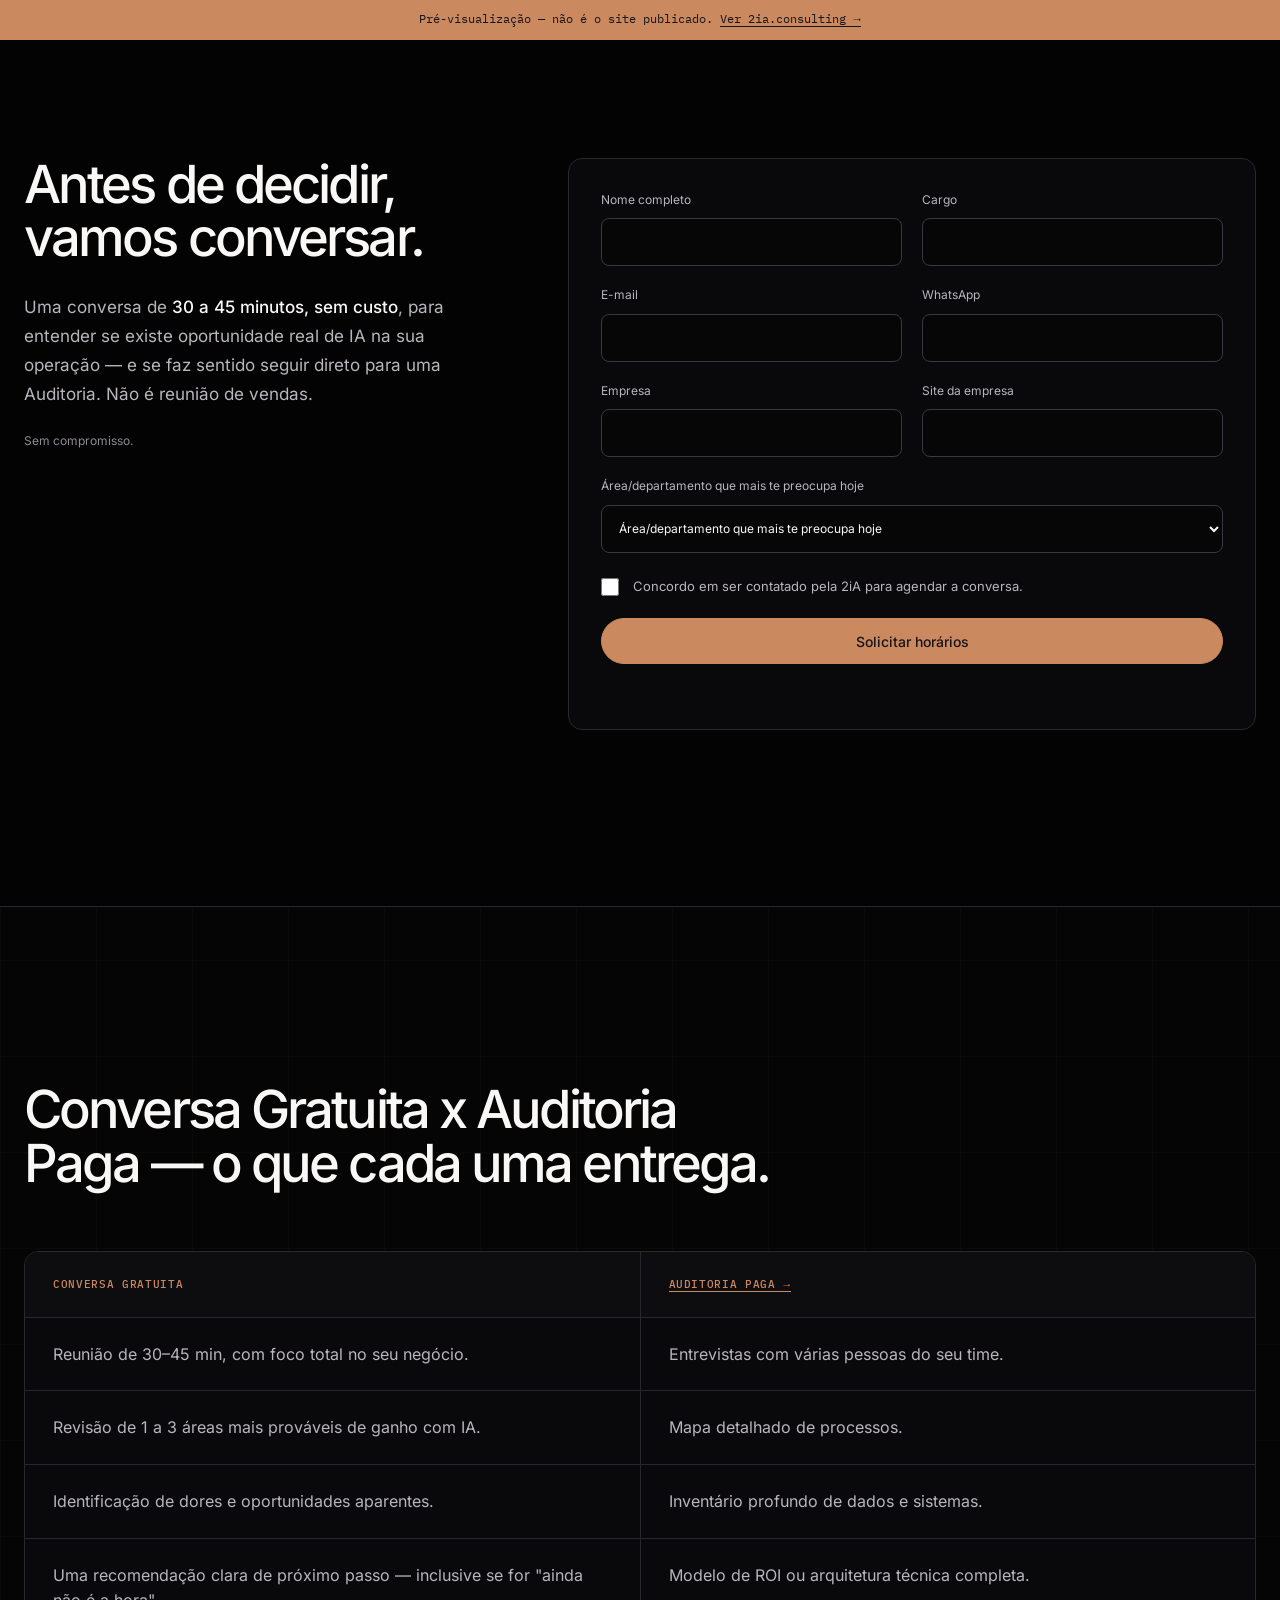
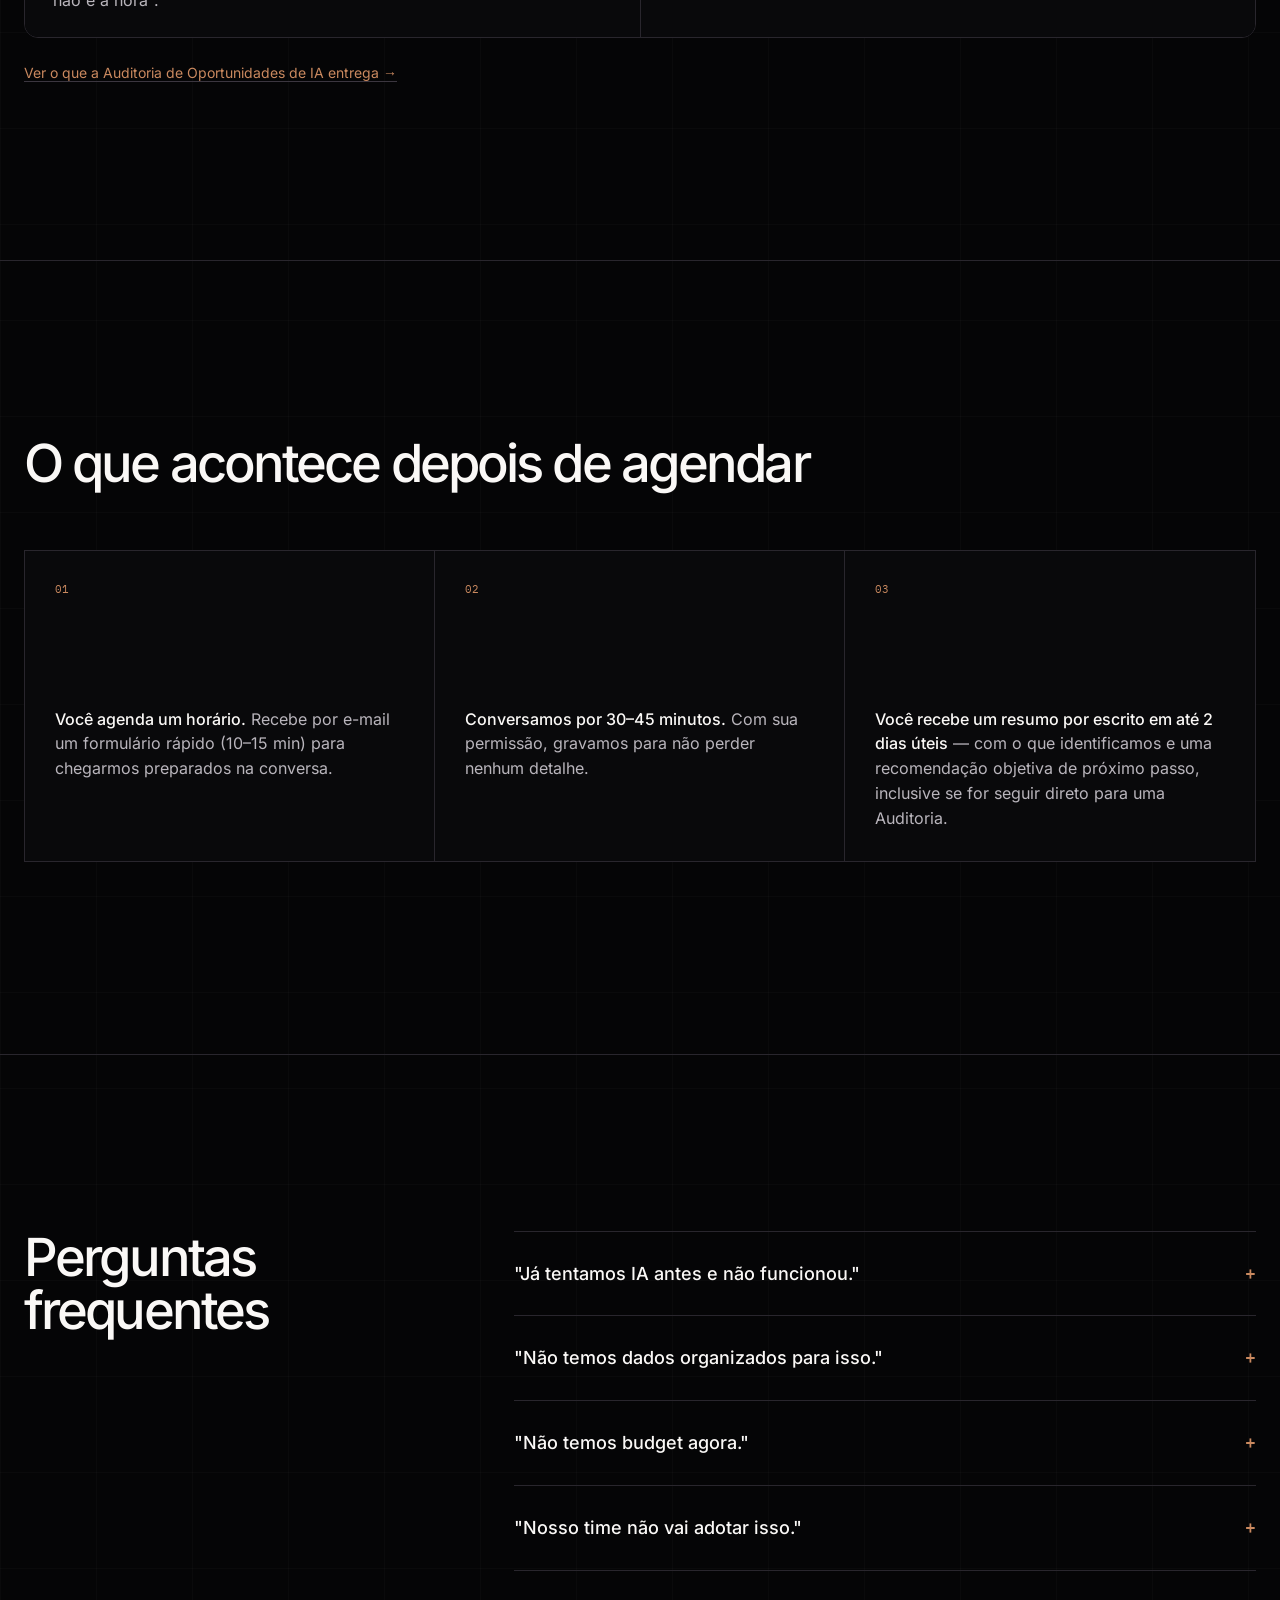
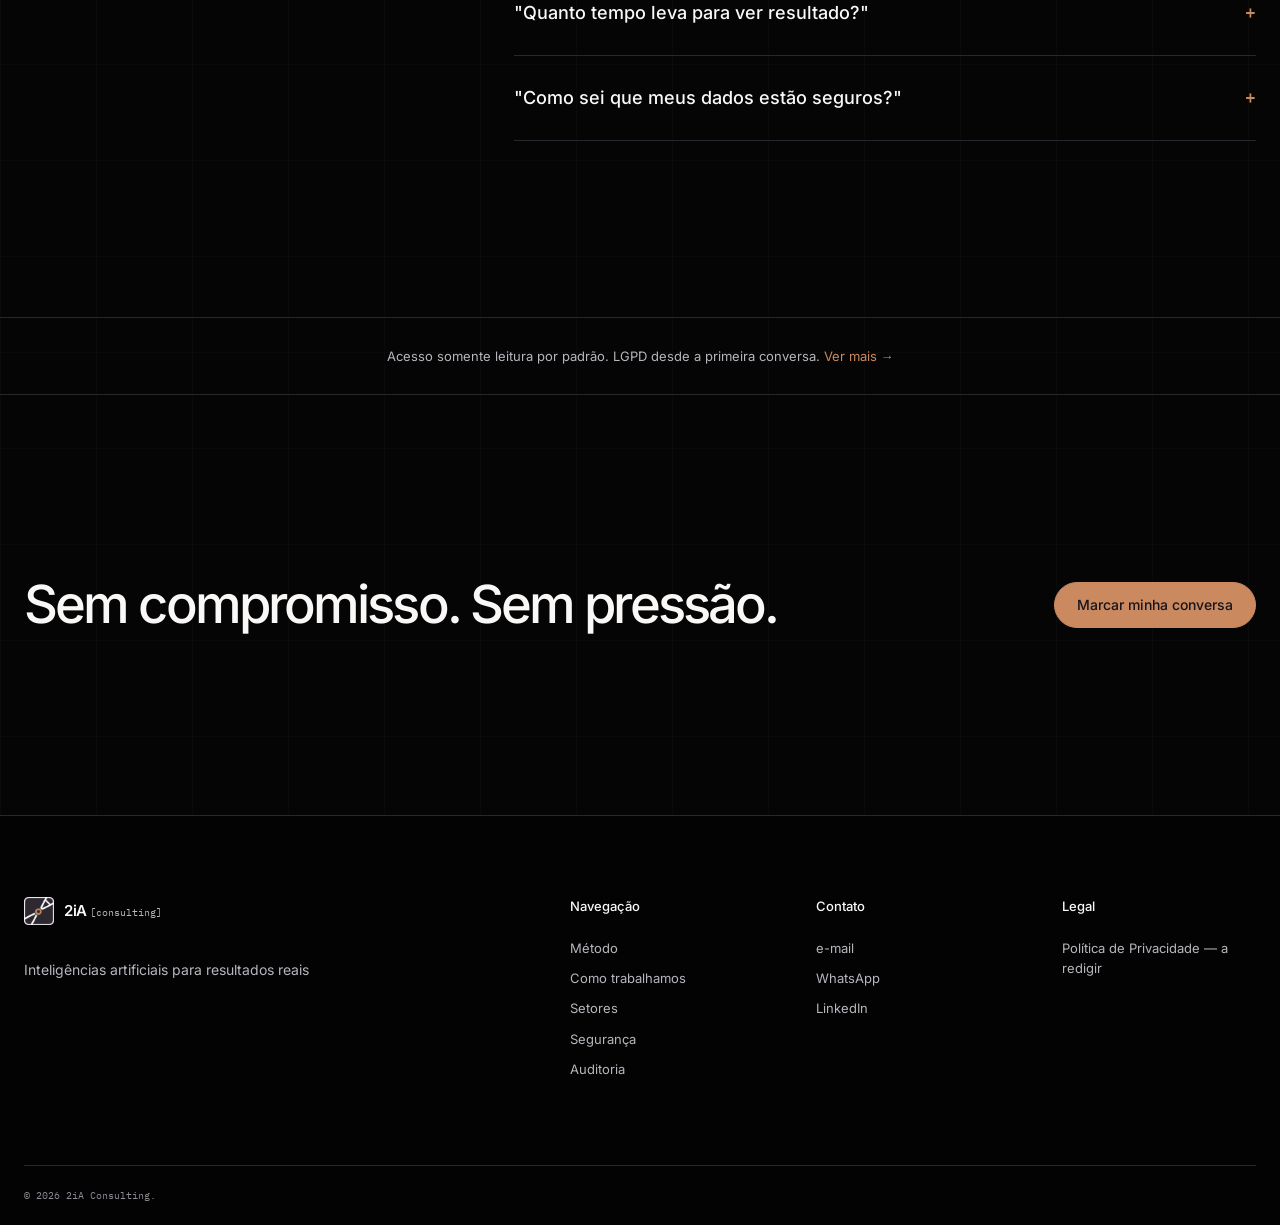
<file: v11/conversa/index.html>
<!doctype html>
<html lang="pt-BR">
  <head>
    <meta charset="utf-8" />
    <meta name="viewport" content="width=device-width, initial-scale=1" />
    <meta name="robots" content="noindex, nofollow" />
    <!-- síncrono e no topo: precisa marcar .js antes da 1ª pintura, senão
         o header hidden-by-default (que só existe sob .js) causaria um
         flash de header visível-depois-escondido. Externo (não inline)
         porque o CSP de produção é script-src 'self' — 'self' nunca cobre
         conteúdo inline, só arquivos de mesma origem. -->
    <script src="../bootstrap.js"></script>
    <title>Agende uma conversa — 2iA Consulting</title>
    <meta
      name="description"
      content="Uma conversa de 30 a 45 minutos para entender se existe oportunidade real de IA na sua operação — e por onde começar. Sem compromisso."
    />
    <link rel="stylesheet" href="../styles.css" />
  </head>
  <body>
    <p class="preview-flag">
      Pré-visualização — não é o site publicado.
      <a href="https://2ia.consulting">Ver 2ia.consulting →</a>
    </p>
    <!-- Sem menu de navegação: só a marca, linkando de volta à Home, para
         não oferecer saída da página de conversão. -->
    <header class="site-header">
      <div class="shell header-inner">
        <a class="brand" href="../" aria-label="2iA Consulting — voltar à home">
          <img
            src="../assets/logo-branca.webp"
            alt="2iA Consulting"
            width="640"
            height="608"
          />
          <span class="brand-name">2iA <small>[consulting]</small></span>
        </a>
      </div>
    </header>

    <main>
      <section
        class="diagnostic"
        id="conversa"
        aria-labelledby="conversa-title"
      >
        <div class="shell">
          <div class="diagnostic-hero">
            <div class="diagnostic-copy">
              <h1 id="conversa-title">Antes de decidir, vamos conversar.</h1>
              <p>
                Uma conversa de <strong>30 a 45 minutos, sem custo</strong>,
                para entender se existe oportunidade real de IA na sua operação
                — e se faz sentido seguir direto para uma Auditoria. Não é
                reunião de vendas.
              </p>
              <small>Sem compromisso.</small>
            </div>

            <!-- POST nativo para o Web3Forms como base, e o ../form.js
                 intercepta por cima para confirmar sem sair da página. Sem JS a
                 submissão continua funcionando pelo action. -->
            <form
              class="diagnostic-form"
              id="form"
              data-sent-message="Recebemos seus dados. Enviamos os horários disponíveis para o seu e-mail em até 1 dia útil."
              action="https://api.web3forms.com/submit"
              method="post"
            >
              <!-- A access key do Web3Forms é pública por design: funciona como
                   alias do e-mail de destino e não guarda nada sensível. -->
              <input
                type="hidden"
                name="access_key"
                value="0ddc808b-4454-41b6-982e-354ef9303baf"
              />
              <input
                type="hidden"
                name="subject"
                value="Novo pedido de Conversa Gratuita — 2ia.consulting"
              />
              <input type="hidden" name="from_name" value="2ia.consulting" />
              <!-- So no preview: distingue envio de teste de lead real. -->
              <input type="hidden" name="origem" value="preview" />
              <!-- Só serve ao caminho sem JS, em que o Web3Forms responde 303
                   para cá. Com JS o handler remove este campo antes de enviar:
                   a própria doc do Web3Forms recomenda não misturar redirect
                   com submissão por fetch. -->
              <input
                type="hidden"
                name="redirect"
                value="https://web3forms.com/success"
              />

              <!-- Honeypot: o Web3Forms descarta a submissão se vier marcado.
                   Escondido por classe no stylesheet, não por atributo style —
                   o CSP de produção é style-src 'self', que nunca aplica style
                   inline (é assim que a doc do Web3Forms sugere, e lá isso
                   falharia em silêncio). O <label> satisfaz o
                   input-missing-label do html-validate, e o display:none tira o
                   campo da árvore de acessibilidade, então o axe não o cobra. -->
              <label class="honeypot">
                <input type="checkbox" name="botcheck" tabindex="-1" />
                <span>Não preencha este campo</span>
              </label>

              <label>
                <span>Nome completo</span>
                <input type="text" name="nome" autocomplete="name" required />
              </label>
              <label>
                <span>Cargo</span>
                <input
                  type="text"
                  name="cargo"
                  autocomplete="organization-title"
                  required
                />
              </label>
              <label>
                <span>E-mail</span>
                <input
                  type="email"
                  name="email"
                  autocomplete="email"
                  required
                />
              </label>
              <label>
                <span>WhatsApp</span>
                <input type="tel" name="whatsapp" autocomplete="tel" required />
              </label>
              <label>
                <span>Empresa</span>
                <input
                  type="text"
                  name="empresa"
                  autocomplete="organization"
                  required
                />
              </label>
              <label>
                <span>Site da empresa</span>
                <input type="url" name="site" autocomplete="url" />
              </label>
              <label class="form-wide">
                <span>Área/departamento que mais te preocupa hoje</span>
                <select name="area" required>
                  <option value="" selected disabled>
                    Área/departamento que mais te preocupa hoje
                  </option>
                  <option>Vendas</option>
                  <option>Marketing</option>
                  <option>Suporte/Atendimento</option>
                  <option>Operações</option>
                  <option>Financeiro</option>
                  <option>RH</option>
                  <option>Gestão/Decisão</option>
                  <option>Outro</option>
                </select>
              </label>
              <label class="checkbox form-wide">
                <!-- value explícito: sem ele o checkbox envia "on", e a
                     notificação chegaria como "contato: on". -->
                <input
                  type="checkbox"
                  name="contato"
                  value="Sim, autorizo o contato"
                  required
                />
                <span>
                  Concordo em ser contatado pela 2iA para agendar a conversa.
                </span>
              </label>
              <button class="button button--primary form-wide" type="submit">
                Solicitar horários
              </button>
              <!-- Live region sempre presente e sempre renderizada: um bloco que
                   sai de display:none no mesmo quadro em que recebe texto é o
                   caso clássico em que o leitor de tela não anuncia nada. Vazia
                   ela só perde a caixa, via :empty no CSS. -->
              <p
                class="form-feedback form-wide"
                id="form-feedback"
                role="status"
                aria-live="polite"
              ></p>
            </form>
          </div>
        </div>
      </section>

      <section
        class="section"
        id="o-que-esperar"
        aria-labelledby="esperar-title"
      >
        <div class="shell">
          <h2 id="esperar-title">
            Conversa Gratuita x Auditoria Paga — o que cada uma entrega.
          </h2>

          <div class="comparison-wrap">
            <table class="comparison">
              <thead>
                <tr>
                  <th scope="col">Conversa Gratuita</th>
                  <th scope="col">
                    <a href="../auditoria/">Auditoria Paga →</a>
                  </th>
                </tr>
              </thead>
              <tbody>
                <tr>
                  <td>Reunião de 30–45 min, com foco total no seu negócio.</td>
                  <td>Entrevistas com várias pessoas do seu time.</td>
                </tr>
                <tr>
                  <td>
                    Revisão de 1 a 3 áreas mais prováveis de ganho com IA.
                  </td>
                  <td>Mapa detalhado de processos.</td>
                </tr>
                <tr>
                  <td>Identificação de dores e oportunidades aparentes.</td>
                  <td>Inventário profundo de dados e sistemas.</td>
                </tr>
                <tr>
                  <td>
                    Uma recomendação clara de próximo passo — inclusive se for
                    "ainda não é a hora".
                  </td>
                  <td>Modelo de ROI ou arquitetura técnica completa.</td>
                </tr>
              </tbody>
            </table>
          </div>

          <!-- O link do cabeçalho da coluna direita é a saída prevista no
               conteúdo, mas some no empilhamento móvel: lá o <thead> inteiro
               vira display:none e os rótulos voltam por `content:` no CSS, que
               não pode ser clicável. Esta linha é a saída que existe nos dois
               tamanhos. -->
          <p class="table-note">
            <a href="../auditoria/"
              >Ver o que a Auditoria de Oportunidades de IA entrega →</a
            >
          </p>
        </div>
      </section>

      <section class="section" id="depois" aria-labelledby="depois-title">
        <div class="shell">
          <h2 id="depois-title">O que acontece depois de agendar</h2>
          <ol class="after-steps">
            <li>
              <span>01</span>
              <p>
                <strong>Você agenda um horário.</strong> Recebe por e-mail um
                formulário rápido (10–15 min) para chegarmos preparados na
                conversa.
              </p>
            </li>
            <li>
              <span>02</span>
              <p>
                <strong>Conversamos por 30–45 minutos.</strong> Com sua
                permissão, gravamos para não perder nenhum detalhe.
              </p>
            </li>
            <li>
              <span>03</span>
              <p>
                <strong
                  >Você recebe um resumo por escrito em até 2 dias úteis</strong
                >
                — com o que identificamos e uma recomendação objetiva de próximo
                passo, inclusive se for seguir direto para uma Auditoria.
              </p>
            </li>
          </ol>
        </div>
      </section>

      <section class="section" id="faq" aria-labelledby="faq-title">
        <div class="shell faq-shell">
          <h2 id="faq-title">Perguntas frequentes</h2>
          <div class="faq-list">
            <details>
              <summary>"Já tentamos IA antes e não funcionou."</summary>
              <p>
                Geralmente isso acontece quando a solução é escolhida antes do
                problema estar claro — falta de arquitetura ou capacitação, não
                limitação da tecnologia. A
                <strong>Auditoria de Oportunidades de IA</strong> existe
                exatamente para evitar esse erro: um raio-x completo da operação
                antes de qualquer novo investimento. Comece pela conversa
                gratuita e a gente indica se faz sentido seguir direto para ela.
              </p>
            </details>
            <details>
              <summary>"Não temos dados organizados para isso."</summary>
              <p>
                Isso é normal — é o ponto de partida de praticamente todo
                projeto que fazemos. Estruturar dado é a primeira das nossas
                três frentes, não um pré-requisito que falta pra te atender.
              </p>
            </details>
            <details>
              <summary>"Não temos budget agora."</summary>
              <p>
                É por isso que oferecemos uma
                <strong>conversa sem custo e sem compromisso</strong>. Se não
                for o momento, dizemos isso com clareza — e você decide quando
                retomar.
              </p>
            </details>
            <details>
              <summary>"Nosso time não vai adotar isso."</summary>
              <p>
                Capacitação faz parte do método, não é um extra. Formamos
                pessoas do seu time para validar a solução antes de qualquer
                escala.
              </p>
            </details>
            <details>
              <summary>"Quanto tempo leva para ver resultado?"</summary>
              <p>
                Isso depende do que a Auditoria identificar como prioridade. O
                que é fixo é a meta —
                <strong
                  >mínimo de 5 horas por semana recuperadas por usuário</strong
                >
                — e acompanhamento constante durante toda a implementação.
              </p>
            </details>
            <details>
              <summary>"Como sei que meus dados estão seguros?"</summary>
              <p>
                Acesso é <strong>somente leitura por padrão</strong>. LGPD é
                requisito <strong>desde a primeira conversa</strong> — não um
                adendo contratual depois.
              </p>
            </details>
          </div>
        </div>
      </section>

      <section class="security-note" aria-label="Segurança">
        <div class="shell">
          <p>
            Acesso somente leitura por padrão. LGPD desde a primeira conversa.
            <a href="../#seguranca">Ver mais →</a>
          </p>
        </div>
      </section>

      <section class="closing" aria-labelledby="closing-title">
        <div class="shell closing-inner">
          <h2 id="closing-title">Sem compromisso. Sem pressão.</h2>
          <a class="button button--primary" href="#form">
            Marcar minha conversa
          </a>
        </div>
      </section>
    </main>

    <footer class="site-footer">
      <div class="shell footer-grid">
        <div class="footer-brand">
          <a class="brand" href="../" aria-label="2iA Consulting">
            <img
              src="../assets/logo-branca.webp"
              alt="2iA Consulting"
              width="640"
              height="608"
            />
            <span class="brand-name">2iA <small>[consulting]</small></span>
          </a>
          <p>Inteligências artificiais para resultados reais</p>
        </div>

        <div>
          <h2>Navegação</h2>
          <a href="../#metodo">Método</a>
          <a href="../#como-trabalhamos">Como trabalhamos</a>
          <a href="../#setores">Setores</a>
          <a href="../#seguranca">Segurança</a>
          <a href="../auditoria/">Auditoria</a>
        </div>
        <div>
          <h2>Contato</h2>
          <a href="#">e-mail</a>
          <a href="#">WhatsApp</a>
          <a href="#">LinkedIn</a>
        </div>
        <div>
          <h2>Legal</h2>
          <a href="#">Política de Privacidade — a redigir</a>
        </div>
      </div>
      <div class="shell footer-bottom">© 2026 2iA Consulting.</div>
    </footer>
    <script src="../main.js" defer></script>
    <script src="../form.js" defer></script>
  </body>
</html>
</file>
<file: v1/styles.css>
/* =========================================================
   2iA Consulting — proposta v1 · "Editorial tipográfico"
   Serifada de display + sans neutra, quase monocromático,
   filetes de 1px no lugar de caixas, espaço em branco radical.
   ========================================================= */

:root {
  --paper: #faf8f6;
  --ink: #17141b;
  --ink-2: #221e27;
  --title: #2e2930;
  --body: #57545a;
  --accent: #ca895f;
  --accent-ink: #8a5233;

  --on-dark: #faf8f6;
  --on-dark-muted: #b8b4bd;

  --rule-light: rgba(46, 41, 48, 0.18);
  --rule-dark: rgba(250, 248, 246, 0.2);

  --serif:
    "Instrument Serif", "Iowan Old Style", "Palatino Linotype", Georgia,
    "Times New Roman", serif;
  --sans:
    "Inter", "Segoe UI", system-ui, -apple-system, "Helvetica Neue", Arial,
    sans-serif;

  --gutter: clamp(1.25rem, 5vw, 4.5rem);
  --measure: 1180px;
  --band: clamp(5.5rem, 11vw, 12.5rem);
  /* Folga da âncora: maior que o header porque o header é sticky (está no
     fluxo) e, ao encolher no scroll, puxa o conteúdo ~12px para cima. */
  --header-h: 90px;
}

*,
*::before,
*::after {
  box-sizing: border-box;
}

html {
  scroll-behavior: smooth;
  -webkit-text-size-adjust: 100%;
}

body {
  margin: 0;
  background: var(--paper);
  color: var(--body);
  font-family: var(--sans);
  font-size: 1.0625rem;
  line-height: 1.7;
  font-weight: 400;
  overflow-x: hidden;
  -webkit-font-smoothing: antialiased;
}

img {
  max-width: 100%;
  height: auto;
  display: block;
}

h1,
h2,
h3 {
  margin: 0;
  font-weight: 400;
}

p {
  margin: 0;
}

ul,
ol {
  margin: 0;
  padding: 0;
  list-style: none;
}

a {
  color: inherit;
}

::selection {
  background: var(--accent);
  color: var(--ink);
}

:focus-visible {
  outline: 2px solid var(--accent);
  outline-offset: 3px;
  border-radius: 2px;
}

.visually-hidden {
  position: absolute;
  width: 1px;
  height: 1px;
  margin: -1px;
  padding: 0;
  overflow: hidden;
  clip: rect(0 0 0 0);
  clip-path: inset(50%);
  white-space: nowrap;
}

.skip-link {
  position: absolute;
  left: -9999px;
  top: 0;
  z-index: 100;
  background: var(--ink);
  color: var(--on-dark);
  padding: 0.75rem 1.25rem;
  font-size: 0.875rem;
  text-decoration: none;
}

.skip-link:focus {
  left: 0.5rem;
  top: 0.5rem;
}

/* ---------------------------------------------------------
   Masthead — barra fina de jornal, sempre com o CTA visível
   --------------------------------------------------------- */

.masthead {
  position: sticky;
  top: 0;
  z-index: 50;
  background: rgba(250, 248, 246, 0.94);
  border-bottom: 1px solid var(--rule-light);
  transition:
    padding 0.35s ease,
    background-color 0.35s ease;
}

@supports (backdrop-filter: blur(8px)) {
  .masthead {
    background: rgba(250, 248, 246, 0.82);
    backdrop-filter: blur(10px);
  }
}

.masthead__inner {
  max-width: var(--measure);
  margin: 0 auto;
  padding: 1.15rem var(--gutter);
  display: flex;
  align-items: center;
  gap: 1.5rem;
  transition: padding 0.35s ease;
}

.masthead.is-scrolled .masthead__inner {
  padding-top: 0.6rem;
  padding-bottom: 0.6rem;
}

.wordmark {
  display: flex;
  align-items: center;
  gap: 0.7rem;
  text-decoration: none;
  color: var(--title);
  margin-right: auto;
}

.wordmark__mark {
  width: 34px;
  height: auto;
  border-radius: 6px;
  transition: width 0.35s ease;
}

.masthead.is-scrolled .wordmark__mark {
  width: 27px;
}

.wordmark__text {
  display: flex;
  align-items: baseline;
  gap: 0.45rem;
  line-height: 1;
}

.wordmark__name {
  font-family: var(--serif);
  font-size: 1.5rem;
  letter-spacing: 0.005em;
}

.wordmark__sub {
  font-family: var(--sans);
  font-size: 0.625rem;
  letter-spacing: 0.2em;
  text-transform: uppercase;
  color: var(--body);
}

.masthead__nav {
  display: flex;
  gap: 1.9rem;
}

.masthead__nav a {
  font-size: 0.8125rem;
  letter-spacing: 0.04em;
  color: var(--body);
  text-decoration: none;
  padding-bottom: 2px;
  border-bottom: 1px solid transparent;
  transition:
    color 0.2s ease,
    border-color 0.2s ease;
}

.masthead__nav a:hover {
  color: var(--title);
  border-bottom-color: var(--accent);
}

.pill {
  flex: none;
  font-size: 0.8125rem;
  letter-spacing: 0.02em;
  text-decoration: none;
  color: var(--title);
  padding: 0.55rem 1.15rem;
  border: 1px solid var(--accent);
  border-radius: 999px;
  transition:
    background-color 0.2s ease,
    color 0.2s ease;
}

.pill:hover {
  background: var(--accent);
  color: var(--ink);
}

/* ---------------------------------------------------------
   Estrutura de seção
   --------------------------------------------------------- */

.wrap {
  position: relative;
  z-index: 1;
  max-width: var(--measure);
  margin: 0 auto;
  padding: 0 var(--gutter);
}

.section {
  position: relative;
  padding-block: var(--band);
  scroll-margin-top: var(--header-h);
  overflow: hidden;
}

.section--light {
  background: var(--paper);
  color: var(--body);
}

.section--light + .section--light {
  padding-top: 0;
}

.section--light + .section--light > .wrap::before {
  content: "";
  display: block;
  border-top: 1px solid var(--rule-light);
  margin-bottom: var(--band);
}

.section--dark {
  background: var(--ink);
  color: var(--on-dark-muted);
}

.section__bg {
  position: absolute;
  inset: 0;
  z-index: 0;
  background: var(--ink);
}

.section__bg--texture {
  background-image:
    linear-gradient(rgba(23, 20, 27, 0.88), rgba(23, 20, 27, 0.94)),
    url("../assets/bg-textura.webp");
  background-size: cover;
  background-position: center;
}

.section__bg--logo {
  background-image:
    linear-gradient(rgba(23, 20, 27, 0.86), rgba(23, 20, 27, 0.92)),
    url("../assets/bg-logo.webp");
  background-size: cover;
  background-position: center;
}

/* ---------------------------------------------------------
   Tipografia editorial
   --------------------------------------------------------- */

.display {
  font-family: var(--serif);
  font-weight: 400;
  letter-spacing: -0.012em;
  overflow-wrap: break-word;
  hyphens: manual;
}

.display--xl {
  font-size: clamp(2.6rem, 7.2vw, 5rem);
  line-height: 1.02;
}

.display--lg {
  font-size: clamp(2rem, 4.6vw, 3.35rem);
  line-height: 1.08;
  max-width: 20ch;
}

.section--light .display {
  color: var(--title);
}

.section--dark .display {
  color: var(--on-dark);
}

.headline-offset {
  max-width: 26ch;
}

.kicker {
  font-family: var(--sans);
  font-size: 0.6875rem;
  font-weight: 500;
  letter-spacing: 0.24em;
  text-transform: uppercase;
  margin-bottom: clamp(2rem, 4vw, 3.25rem);
  padding-bottom: 0.9rem;
}

.section--light .kicker {
  color: var(--accent-ink);
  border-bottom: 1px solid var(--accent);
}

.section--dark .kicker {
  color: var(--accent);
  border-bottom: 1px solid var(--accent);
}

.lead {
  font-size: clamp(1.0625rem, 1.35vw, 1.1875rem);
  line-height: 1.72;
  max-width: 56ch;
  margin-top: clamp(2rem, 3.5vw, 2.75rem);
}

.lead--offset {
  margin-left: auto;
  max-width: 52ch;
}

.lead--dim {
  color: rgba(184, 180, 189, 0.78);
  margin-top: 1.1rem;
}

.prose {
  font-size: 1.0625rem;
  line-height: 1.8;
  max-width: 54ch;
  margin-top: 1.75rem;
}

.aside-note {
  margin-top: clamp(2.5rem, 4vw, 3.5rem);
  margin-left: auto;
  max-width: 52ch;
  font-size: 1rem;
  line-height: 1.75;
}

.section--dark .aside-note {
  color: var(--on-dark-muted);
}

.source {
  margin-top: 2.75rem;
  padding-top: 1rem;
  border-top: 1px solid var(--rule-light);
  font-size: 0.75rem;
  letter-spacing: 0.05em;
  font-style: italic;
  /* Sem opacity: o tamanho menor + itálico já demotam a nota de fonte.
     Composto a 0.75 sobre o off-white daria 3.8:1 e reprovaria em AA. */
}

.section--dark .source {
  border-top-color: var(--rule-dark);
}

.cue {
  margin-top: clamp(2.5rem, 4vw, 3.5rem);
  font-size: 0.8125rem;
  letter-spacing: 0.06em;
  font-style: italic;
}

/* ---------------------------------------------------------
   Hero — grid assimétrico
   --------------------------------------------------------- */

.hero {
  padding-top: clamp(4.5rem, 9vw, 8.5rem);
  padding-bottom: clamp(5rem, 10vw, 10rem);
}

.hero__wrap {
  display: grid;
  grid-template-columns: repeat(12, minmax(0, 1fr));
  column-gap: clamp(1rem, 2.5vw, 2rem);
}

.hero__mark {
  grid-column: 1 / -1;
  width: clamp(68px, 7.5vw, 104px);
  height: auto;
  border-radius: 14px;
  margin-bottom: clamp(2.5rem, 5vw, 4.25rem);
}

.hero h1 {
  grid-column: 1 / span 10;
}

.hero__support {
  grid-column: 6 / -1;
  margin-top: clamp(2.25rem, 4vw, 3.25rem);
  padding-top: 1.5rem;
  border-top: 1px solid var(--accent);
  font-size: clamp(1rem, 1.25vw, 1.125rem);
  line-height: 1.7;
  color: var(--on-dark-muted);
}

.hero__actions {
  grid-column: 1 / -1;
  margin-top: clamp(3rem, 6vw, 5rem);
  display: flex;
  flex-wrap: wrap;
  align-items: center;
  gap: 1.25rem 2.25rem;
}

/* ---------------------------------------------------------
   Botões e links
   --------------------------------------------------------- */

.button {
  display: inline-block;
  font-family: var(--sans);
  font-size: 0.875rem;
  font-weight: 500;
  letter-spacing: 0.02em;
  line-height: 1.3;
  text-decoration: none;
  color: var(--ink);
  background: var(--accent);
  border: 1px solid var(--accent);
  border-radius: 999px;
  padding: 0.95rem 1.9rem;
  cursor: pointer;
  transition:
    background-color 0.2s ease,
    color 0.2s ease;
}

.button:hover {
  background: transparent;
  color: var(--accent);
}

.section--light .button:hover {
  color: var(--accent-ink);
  border-color: var(--accent-ink);
}

.quiet-link {
  font-size: 0.875rem;
  letter-spacing: 0.04em;
  text-decoration: none;
  padding-bottom: 3px;
  border-bottom: 1px solid var(--rule-dark);
  color: var(--on-dark-muted);
  transition:
    color 0.2s ease,
    border-color 0.2s ease;
}

.quiet-link:hover {
  color: var(--on-dark);
  border-bottom-color: var(--accent);
}

/* ---------------------------------------------------------
   Statement — Manifesto e Visão de futuro (espelhados)
   --------------------------------------------------------- */

.statement {
  min-height: 84vh;
  display: flex;
  align-items: center;
  text-align: center;
}

.statement .wrap {
  width: 100%;
}

.statement__line {
  font-family: var(--serif);
  font-size: clamp(2.1rem, 4.9vw, 4rem);
  line-height: 1.16;
  letter-spacing: -0.015em;
  max-width: 22ch;
  margin: 0 auto;
  overflow-wrap: break-word;
}

.statement__line em {
  font-style: italic;
}

.section--light .statement__line {
  color: var(--title);
}

.section--dark .statement__line {
  color: var(--on-dark);
  max-width: 26ch;
}

.statement__support {
  margin: clamp(2.5rem, 5vw, 3.75rem) auto 0;
  max-width: 46ch;
  font-size: 1rem;
  line-height: 1.75;
  padding-top: 1.75rem;
  border-top: 1px solid var(--accent);
  display: inline-block;
}

/* ---------------------------------------------------------
   Figuras de dado — linha editorial, não card
   --------------------------------------------------------- */

.figures {
  margin-top: clamp(3rem, 6vw, 5rem);
  display: grid;
  grid-template-columns: repeat(2, minmax(0, 1fr));
  gap: 0 clamp(2rem, 5vw, 4.5rem);
}

.figure {
  border-top: 1px solid var(--rule-light);
  padding-top: 1.75rem;
}

.section--dark .figure {
  border-top-color: var(--rule-dark);
}

.figure__value {
  font-family: var(--serif);
  font-size: clamp(2.35rem, 4.4vw, 3.5rem);
  line-height: 1.05;
  letter-spacing: -0.02em;
  color: var(--accent-ink);
  overflow-wrap: break-word;
}

.section--dark .figure__value {
  color: var(--accent);
}

.figure__legend {
  margin-top: 1.1rem;
  font-size: 0.9375rem;
  line-height: 1.7;
  max-width: 34ch;
}

/* ---------------------------------------------------------
   Quem somos / Segurança — split assimétrico
   --------------------------------------------------------- */

.split {
  display: grid;
  grid-template-columns: minmax(0, 4fr) minmax(0, 7fr);
  gap: clamp(2.5rem, 6vw, 5.5rem);
  align-items: start;
}

.split--reverse {
  grid-template-columns: minmax(0, 7fr) minmax(0, 4fr);
}

.split__figure {
  margin: 0;
}

.split__figure img {
  width: clamp(110px, 13vw, 176px);
  height: auto;
  border-radius: 20px;
}

.split__body .display {
  margin-left: 0;
}

.split--reverse .display {
  max-width: 22ch;
}

.checklist {
  border-top: 1px solid var(--accent);
  padding-top: 1.5rem;
}

.checklist li {
  position: relative;
  padding: 0.85rem 0 0.85rem 1.6rem;
  border-bottom: 1px solid var(--rule-light);
  font-size: 0.9375rem;
  line-height: 1.6;
}

.checklist li::before {
  content: "✓";
  position: absolute;
  left: 0;
  top: 0.8rem;
  color: var(--accent-ink);
  font-size: 0.875rem;
}

/* ---------------------------------------------------------
   Três frentes
   --------------------------------------------------------- */

.frentes {
  margin-top: clamp(4rem, 8vw, 6.5rem);
  display: grid;
  grid-template-columns: repeat(3, minmax(0, 1fr));
  gap: clamp(2rem, 4vw, 3.5rem);
}

.frente {
  border-top: 1px solid var(--rule-light);
  padding-top: 1.75rem;
}

.frente__glyph {
  display: block;
  width: 40px;
  margin-bottom: 1.6rem;
}

.frente__glyph svg {
  width: 100%;
  height: auto;
  display: block;
  fill: none;
  stroke: var(--accent);
  stroke-width: 1.5;
}

.frente__glyph--rot svg {
  transform: rotate(45deg);
  transform-origin: center;
}

.frente__title {
  font-family: var(--serif);
  font-size: 1.5rem;
  line-height: 1.25;
  color: var(--title);
}

.frente__title i {
  font-family: var(--sans);
  font-style: normal;
  font-size: 0.6875rem;
  letter-spacing: 0.18em;
  color: var(--accent-ink);
  vertical-align: middle;
}

.frente__num {
  color: var(--accent-ink);
}

.frente__text {
  margin-top: 0.9rem;
  font-size: 0.9375rem;
  line-height: 1.7;
}

/* ---------------------------------------------------------
   Ledger — listas como linhas de tabela editorial
   --------------------------------------------------------- */

.ledger {
  margin-top: clamp(3rem, 6vw, 5rem);
  border-bottom: 1px solid var(--rule-light);
}

.section--dark .ledger {
  border-bottom-color: var(--rule-dark);
}

.ledger__row {
  display: grid;
  grid-template-columns: 4.5rem minmax(0, 15rem) minmax(0, 1fr);
  gap: 0 clamp(1.5rem, 3vw, 3rem);
  align-items: baseline;
  padding: 1.6rem 0;
  border-top: 1px solid var(--rule-light);
}

.section--dark .ledger__row {
  border-top-color: var(--rule-dark);
}

.ledger--tall .ledger__row {
  padding: 2rem 0;
}

.ledger__num {
  font-family: var(--serif);
  font-size: 1.6rem;
  line-height: 1;
  color: var(--accent-ink);
}

.section--dark .ledger__num {
  color: var(--accent);
}

.ledger__term {
  font-family: var(--serif);
  font-size: clamp(1.25rem, 1.9vw, 1.6rem);
  line-height: 1.25;
  color: var(--title);
}

.section--dark .ledger__term {
  color: var(--on-dark);
}

.ledger__desc {
  font-size: 0.9375rem;
  line-height: 1.75;
  max-width: 46ch;
}

/* ---------------------------------------------------------
   Setores
   --------------------------------------------------------- */

.sectors {
  margin-top: clamp(2rem, 3.5vw, 3rem);
  display: grid;
  grid-template-columns: repeat(3, minmax(0, 1fr));
  gap: 0 clamp(2rem, 4vw, 3.5rem);
  border-bottom: 1px solid var(--rule-dark);
}

.sectors li {
  display: flex;
  align-items: center;
  gap: 0.9rem;
  padding: 1.5rem 0;
  border-top: 1px solid var(--rule-dark);
  font-family: var(--serif);
  font-size: clamp(1.0625rem, 1.5vw, 1.3rem);
  line-height: 1.3;
  color: var(--on-dark);
}

.sectors li span {
  flex: none;
  width: 9px;
  height: 9px;
  border: 1px solid var(--accent);
  border-radius: 999px;
}

.sectors li:nth-child(2) span,
.sectors li:nth-child(5) span {
  border-radius: 0;
  transform: rotate(45deg);
}

.sectors li:nth-child(3) span,
.sectors li:nth-child(6) span {
  border-radius: 1px;
}

/* ---------------------------------------------------------
   Diagnóstico + formulário
   --------------------------------------------------------- */

.diag__intro {
  max-width: 60ch;
}

.diag .display--lg {
  max-width: 18ch;
}

.form {
  margin-top: clamp(3.5rem, 7vw, 5.5rem);
  border-top: 1px solid var(--accent);
  padding-top: clamp(2.5rem, 4vw, 3.5rem);
}

.form__grid {
  display: grid;
  grid-template-columns: repeat(2, minmax(0, 1fr));
  gap: clamp(2.75rem, 3.5vw, 3.25rem) clamp(2rem, 5vw, 4rem);
}

.field {
  display: flex;
  flex-direction: column;
  gap: 0.35rem;
}

.field--wide {
  grid-column: 1 / -1;
  max-width: 34rem;
}

.field label {
  font-size: 0.6875rem;
  font-weight: 500;
  letter-spacing: 0.18em;
  text-transform: uppercase;
  color: var(--accent);
}

.field input,
.field select {
  font-family: var(--sans);
  font-size: 1rem;
  color: var(--on-dark);
  background: transparent;
  border: 0;
  border-bottom: 1px solid var(--rule-dark);
  border-radius: 0;
  padding: 0.25rem 0 0.45rem;
  width: 100%;
  transition: border-color 0.2s ease;
}

.field select {
  appearance: none;
  background-image:
    linear-gradient(45deg, transparent 50%, var(--accent) 50%),
    linear-gradient(135deg, var(--accent) 50%, transparent 50%);
  background-position:
    calc(100% - 12px) calc(50% + 1px),
    calc(100% - 7px) calc(50% + 1px);
  background-size:
    5px 5px,
    5px 5px;
  background-repeat: no-repeat;
  padding-right: 2rem;
}

.field select option {
  background: var(--ink-2);
  color: var(--on-dark);
}

.field input:focus,
.field select:focus {
  outline: none;
  border-bottom-color: var(--accent);
}

.field input:focus-visible,
.field select:focus-visible {
  outline: 2px solid var(--accent);
  outline-offset: 4px;
}

.consent {
  margin-top: clamp(2.25rem, 4vw, 3rem);
  display: flex;
  align-items: flex-start;
  gap: 0.85rem;
  max-width: 52ch;
}

.consent input {
  flex: none;
  margin-top: 0.35rem;
  width: 15px;
  height: 15px;
  accent-color: var(--accent);
}

.consent label {
  font-size: 0.9375rem;
  line-height: 1.65;
}

.form .button {
  margin-top: clamp(2.25rem, 4vw, 2.75rem);
}

.microcopy {
  margin-top: 1.1rem;
  font-size: 0.8125rem;
  font-style: italic;
  letter-spacing: 0.04em;
  opacity: 0.8;
}

/* ---------------------------------------------------------
   O que esperar — duas colunas
   --------------------------------------------------------- */

.columns {
  margin-top: clamp(3rem, 6vw, 5rem);
  display: grid;
  grid-template-columns: repeat(2, minmax(0, 1fr));
  gap: clamp(2.5rem, 5vw, 4.5rem);
}

.column {
  display: grid;
  grid-template-rows: auto 1fr;
  align-content: start;
}

.column__head {
  font-family: var(--serif);
  align-self: end;
  font-size: 1.5rem;
  line-height: 1.3;
  color: var(--title);
  padding-bottom: 1.1rem;
  border-bottom: 1px solid var(--accent);
}

.column__head i {
  font-family: var(--sans);
  font-style: normal;
  font-size: 0.6875rem;
  letter-spacing: 0.16em;
  text-transform: uppercase;
  color: var(--accent-ink);
  white-space: nowrap;
}

.column__list li {
  position: relative;
  padding: 1.15rem 0 1.15rem 1.9rem;
  border-bottom: 1px solid var(--rule-light);
  font-size: 0.9375rem;
  line-height: 1.7;
}

.column__list li::before {
  position: absolute;
  left: 0;
  top: 1.05rem;
  color: var(--accent-ink);
  font-size: 0.9rem;
}

.column__list--in li::before {
  content: "+";
}

.column__list--out li::before {
  content: "–";
}

.column__list--out li {
  /* 0.9 mantém a demoção visual da coluna "não inclui" e ainda passa AA
     (~5.5:1); a 0.82 caía para ~4.5:1. */
  color: rgba(87, 84, 90, 0.9);
}

/* ---------------------------------------------------------
   FAQ
   --------------------------------------------------------- */

.faq {
  margin-top: clamp(3rem, 6vw, 4.5rem);
  border-bottom: 1px solid var(--rule-dark);
  max-width: 62rem;
}

.faq__item {
  border-top: 1px solid var(--rule-dark);
}

.faq__item summary {
  list-style: none;
  cursor: pointer;
  display: flex;
  align-items: baseline;
  gap: 1.25rem;
  padding: 1.5rem 0;
  font-family: var(--serif);
  font-size: clamp(1.125rem, 1.9vw, 1.5rem);
  line-height: 1.35;
  color: var(--on-dark);
  transition: color 0.2s ease;
}

.faq__item summary::-webkit-details-marker {
  display: none;
}

.faq__item summary::after {
  content: "+";
  margin-left: auto;
  flex: none;
  font-family: var(--sans);
  font-size: 1.1rem;
  line-height: 1;
  color: var(--accent);
  transition: transform 0.25s ease;
}

.faq__item[open] summary::after {
  content: "–";
}

.faq__item summary:hover {
  color: var(--accent);
}

.faq__item p {
  padding: 0 0 1.9rem;
  max-width: 62ch;
  font-size: 0.9375rem;
  line-height: 1.8;
  color: var(--on-dark-muted);
}

/* ---------------------------------------------------------
   Rodapé
   --------------------------------------------------------- */

.footer {
  background: var(--ink-2);
  color: var(--on-dark-muted);
  padding-block: clamp(4rem, 8vw, 7rem) clamp(2.5rem, 4vw, 3.5rem);
  border-top: 1px solid var(--accent);
}

.footer__top {
  display: grid;
  grid-template-columns: minmax(0, 2fr) repeat(3, minmax(0, 1fr));
  gap: clamp(2.5rem, 5vw, 4rem);
}

.wordmark--footer {
  color: var(--on-dark);
  margin-right: 0;
}

.wordmark--footer .wordmark__name {
  font-size: 2rem;
}

.wordmark--footer .wordmark__sub {
  color: var(--accent);
}

.footer__signature {
  margin-top: 0.85rem;
  font-family: var(--serif);
  font-size: 1.125rem;
  color: var(--on-dark-muted);
}

.footer__head {
  font-size: 0.6875rem;
  font-weight: 500;
  letter-spacing: 0.2em;
  text-transform: uppercase;
  color: var(--accent);
  padding-bottom: 1rem;
  margin-bottom: 1rem;
  border-bottom: 1px solid var(--rule-dark);
}

.footer__col li + li {
  margin-top: 0.6rem;
}

.footer__col a {
  font-size: 0.9375rem;
  text-decoration: none;
  color: var(--on-dark-muted);
  border-bottom: 1px solid transparent;
  transition:
    color 0.2s ease,
    border-color 0.2s ease;
}

.footer__col a:hover {
  color: var(--on-dark);
  border-bottom-color: var(--accent);
}

.footer__base {
  margin-top: clamp(3rem, 6vw, 5rem);
  padding-top: 1.5rem;
  border-top: 1px solid var(--rule-dark);
  font-size: 0.8125rem;
  letter-spacing: 0.05em;
}

/* ---------------------------------------------------------
   Reveal — só existe quando o JS está ativo
   --------------------------------------------------------- */

@media (prefers-reduced-motion: no-preference) {
  .js .reveal {
    opacity: 0;
    transform: translateY(14px);
    transition:
      opacity 0.75s ease,
      transform 0.75s ease;
  }

  .js .reveal.is-visible {
    opacity: 1;
    transform: none;
  }
}

@media (prefers-reduced-motion: reduce) {
  html {
    scroll-behavior: auto;
  }

  *,
  *::before,
  *::after {
    animation-duration: 0.001ms !important;
    transition-duration: 0.001ms !important;
  }
}

/* ---------------------------------------------------------
   Responsivo
   --------------------------------------------------------- */

@media (max-width: 1024px) {
  :root {
    --header-h: 84px;
  }

  .masthead__nav {
    gap: 1.35rem;
  }

  .masthead__nav a {
    font-size: 0.75rem;
  }

  .hero h1 {
    grid-column: 1 / -1;
  }

  .hero__support {
    grid-column: 4 / -1;
  }

  .split,
  .split--reverse {
    grid-template-columns: minmax(0, 1fr);
    gap: clamp(2rem, 4vw, 3rem);
  }

  .split__figure {
    order: -1;
  }

  .frentes {
    grid-template-columns: repeat(2, minmax(0, 1fr));
  }

  .sectors {
    grid-template-columns: repeat(2, minmax(0, 1fr));
  }

  .ledger__row {
    grid-template-columns: 3.5rem minmax(0, 12rem) minmax(0, 1fr);
  }
}

@media (max-width: 860px) {
  .masthead__nav {
    display: none;
  }

  .footer__top {
    grid-template-columns: repeat(2, minmax(0, 1fr));
  }
}

@media (max-width: 720px) {
  :root {
    --band: clamp(4.25rem, 15vw, 6rem);
  }

  .display--xl {
    font-size: clamp(2.35rem, 10.5vw, 3.1rem);
  }

  .display--lg {
    font-size: clamp(1.85rem, 7.4vw, 2.35rem);
    max-width: none;
  }

  .headline-offset,
  .diag .display--lg,
  .split--reverse .display {
    max-width: none;
  }

  .statement {
    min-height: 0;
    padding-block: clamp(5rem, 20vw, 7.5rem);
  }

  .statement__line,
  .section--dark .statement__line {
    font-size: clamp(1.85rem, 8.2vw, 2.6rem);
    max-width: none;
  }

  .hero__support {
    grid-column: 1 / -1;
  }

  .hero__actions .button {
    width: 100%;
    text-align: center;
  }

  .figures {
    grid-template-columns: minmax(0, 1fr);
    gap: 0;
  }

  .figure {
    margin-top: 2rem;
  }

  .figure:first-child {
    margin-top: 0;
  }

  .figure__value {
    font-size: clamp(2.1rem, 10vw, 2.9rem);
  }

  .figure__legend {
    max-width: none;
  }

  .frentes,
  .sectors,
  .columns,
  .form__grid {
    grid-template-columns: minmax(0, 1fr);
  }

  .sectors {
    gap: 0;
  }

  .field--wide {
    max-width: none;
  }

  .ledger__row {
    grid-template-columns: 2.75rem minmax(0, 1fr);
    row-gap: 0.5rem;
  }

  .ledger__desc {
    grid-column: 2 / -1;
    max-width: none;
  }

  .lead,
  .lead--offset,
  .aside-note,
  .prose,
  .statement__support {
    max-width: none;
    margin-left: 0;
  }

  .footer__top {
    grid-template-columns: minmax(0, 1fr);
    gap: 2.5rem;
  }
}

@media (max-width: 400px) {
  .wordmark__sub {
    display: none;
  }
}
</file>
<file: v10/styles.css>
@import url('https://fonts.googleapis.com/css2?family=Outfit:wght@300;400;500&family=Playfair+Display:ital,wght@0,400;0,500;0,600;1,400;1,500&display=swap');

:root {
  --bg-primary: #FAF8F6;
  --bg-secondary: #FFFFFF;
  --text-primary: #2D2B2A;
  --text-secondary: #6A6561;
  --accent: #CA895F;
  --accent-hover: #B57954;
  --border: #E8E4E1;
  --font-serif: 'Playfair Display', serif;
  --font-sans: 'Outfit', sans-serif;
  --container-width: 1280px;
  --transition: all 0.4s cubic-bezier(0.16, 1, 0.3, 1);
}

* {
  margin: 0;
  padding: 0;
  box-sizing: border-box;
}

html {
  scroll-behavior: smooth;
  font-size: 16px;
}

body {
  background-color: var(--bg-primary);
  color: var(--text-primary);
  font-family: var(--font-sans);
  line-height: 1.6;
  -webkit-font-smoothing: antialiased;
  -moz-osx-font-smoothing: grayscale;
}

h1, h2, h3, h4, .serif {
  font-family: var(--font-serif);
  font-weight: 400;
  line-height: 1.1;
  color: var(--text-primary);
}

a {
  text-decoration: none;
  color: inherit;
  transition: var(--transition);
}

ul {
  list-style: none;
}

.container {
  max-width: var(--container-width);
  margin: 0 auto;
  padding: 0 5%;
}

.kicker {
  font-size: 0.8rem;
  text-transform: uppercase;
  letter-spacing: 0.1em;
  color: var(--accent);
  display: block;
  margin-bottom: 2rem;
  font-weight: 500;
}

.label {
  font-size: 0.8rem;
  text-transform: uppercase;
  letter-spacing: 0.1em;
  color: var(--text-secondary);
  display: block;
  margin-bottom: 1.5rem;
}

.btn {
  display: inline-flex;
  align-items: center;
  justify-content: center;
  padding: 1rem 2rem;
  background-color: transparent;
  color: var(--accent);
  border: 1px solid var(--accent);
  font-family: var(--font-sans);
  font-size: 0.9rem;
  letter-spacing: 0.05em;
  cursor: pointer;
  transition: var(--transition);
  text-transform: uppercase;
}

.btn-primary {
  background-color: var(--accent);
  color: #fff;
}

.btn-primary:hover {
  background-color: var(--accent-hover);
  border-color: var(--accent-hover);
}

.btn-outline:hover {
  background-color: var(--accent);
  color: #fff;
}

header {
  position: fixed;
  top: 0;
  left: 0;
  width: 100%;
  padding: 1.5rem 0;
  background-color: rgba(250, 248, 246, 0.95);
  backdrop-filter: blur(10px);
  z-index: 100;
  border-bottom: 1px solid var(--border);
}

.header-inner {
  display: flex;
  justify-content: space-between;
  align-items: center;
}

.logo {
  font-family: var(--font-serif);
  font-size: 1.5rem;
  font-style: italic;
  font-weight: 500;
  display: flex;
  align-items: center;
}

.logo span {
  font-family: var(--font-sans);
  font-size: 1rem;
  font-style: normal;
  color: var(--text-secondary);
  margin-left: 4px;
}

nav ul {
  display: flex;
  gap: 2.5rem;
}

nav a {
  font-size: 0.9rem;
  color: var(--text-secondary);
}

nav a:hover {
  color: var(--accent);
}

section {
  padding: 8rem 0;
  border-bottom: 1px solid var(--border);
}

section.no-border {
  border-bottom: none;
}

section.bg-white {
  background-color: var(--bg-secondary);
}

#hero {
  padding-top: 15rem;
  padding-bottom: 10rem;
  min-height: 100vh;
  display: flex;
  align-items: center;
}

.hero-content {
  max-width: 900px;
}

#hero h1 {
  font-size: clamp(3rem, 6vw, 5.5rem);
  margin-bottom: 2rem;
  letter-spacing: -0.02em;
}

.hero-subtitle {
  font-size: 1.25rem;
  color: var(--text-secondary);
  margin-bottom: 3rem;
  max-width: 600px;
  font-weight: 300;
}

.hero-ctas {
  display: flex;
  align-items: center;
  gap: 2rem;
}

.link-down {
  font-size: 0.9rem;
  color: var(--text-secondary);
  border-bottom: 1px solid var(--border);
  padding-bottom: 0.2rem;
}

.link-down:hover {
  color: var(--accent);
  border-color: var(--accent);
}

#manifesto {
  text-align: center;
  padding: 12rem 0;
}

#manifesto h2 {
  font-size: clamp(2rem, 4vw, 3.5rem);
  max-width: 800px;
  margin: 0 auto;
  font-style: italic;
}

.split-layout {
  display: grid;
  grid-template-columns: 1fr 1fr;
  gap: 4rem;
  align-items: flex-start;
}

.split-layout h2 {
  font-size: clamp(2.5rem, 4vw, 4rem);
  margin-bottom: 2rem;
}

.data-points {
  display: flex;
  flex-direction: column;
  gap: 3rem;
  margin-top: 3rem;
}

.data-point .number {
  font-family: var(--font-serif);
  font-size: 3.5rem;
  color: var(--accent);
  line-height: 1;
  margin-bottom: 1rem;
}

.data-point p {
  color: var(--text-secondary);
  font-size: 1.1rem;
}

.support-text {
  font-size: 1.1rem;
  color: var(--text-secondary);
  margin-top: 2rem;
  font-weight: 300;
}

.footer-note {
  font-size: 0.8rem;
  color: #A09C99;
  margin-top: 3rem;
  display: block;
}

#metodo .intro-text {
  font-size: 1.2rem;
  color: var(--text-secondary);
  max-width: 800px;
  margin-bottom: 5rem;
  font-weight: 300;
}

.frentes-grid {
  display: grid;
  grid-template-columns: repeat(3, 1fr);
  gap: 2rem;
}

.frente-card {
  padding: 3rem;
  background-color: var(--bg-secondary);
  border: 1px solid var(--border);
  transition: var(--transition);
}

.frente-card:hover {
  border-color: var(--accent);
  transform: translateY(-5px);
}

.frente-num {
  font-family: var(--font-serif);
  font-size: 2rem;
  color: var(--accent);
  margin-bottom: 1rem;
}

.frente-title {
  font-size: 1.5rem;
  margin-bottom: 1rem;
}

.frente-title span {
  font-family: var(--font-sans);
  font-size: 0.8rem;
  text-transform: uppercase;
  letter-spacing: 0.1em;
  color: var(--text-secondary);
  margin-left: 0.5rem;
  vertical-align: middle;
}

.list-numbered {
  display: flex;
  flex-direction: column;
}

.list-item {
  display: grid;
  grid-template-columns: 80px 1fr;
  padding: 2.5rem 0;
  border-bottom: 1px solid var(--border);
}

.list-item:last-child {
  border-bottom: none;
}

.item-num {
  font-family: var(--font-serif);
  font-size: 1.5rem;
  color: var(--accent);
}

.item-content h3 {
  font-size: 1.5rem;
  margin-bottom: 0.5rem;
}

.item-content p {
  color: var(--text-secondary);
}

.checklist {
  margin-top: 3rem;
}

.checklist li {
  display: flex;
  align-items: center;
  gap: 1rem;
  padding: 1rem 0;
  border-bottom: 1px solid var(--border);
  color: var(--text-secondary);
}

.checklist li::before {
  content: "✓";
  color: var(--accent);
  font-family: var(--font-serif);
}

.sectors-grid {
  display: grid;
  grid-template-columns: repeat(2, 1fr);
  gap: 1rem;
  margin-top: 3rem;
}

.sector-item {
  padding: 1.5rem;
  border: 1px solid var(--border);
  color: var(--text-secondary);
}

#visao {
  text-align: center;
  padding: 10rem 0;
}

#visao h2 {
  font-size: clamp(2rem, 3vw, 3rem);
  max-width: 900px;
  margin: 0 auto 2rem;
}

#visao p {
  color: var(--text-secondary);
  max-width: 600px;
  margin: 0 auto;
}

#cta {
  text-align: center;
  padding: 10rem 0;
  background-color: var(--bg-secondary);
}

#cta h2 {
  font-size: clamp(2.5rem, 4vw, 4rem);
  margin-bottom: 1rem;
}

#cta p {
  color: var(--text-secondary);
  margin-bottom: 3rem;
}

.microcopy {
  display: block;
  font-size: 0.8rem;
  color: var(--text-secondary);
  margin-top: 1rem;
}

/* Premium Dark Footer for v10 */
footer {
  padding: 5rem 0 2rem;
  background-color: #17141B; /* Ink color */
  color: #FAF8F6; /* Off-white color */
  border-top: 1px solid rgba(255, 255, 255, 0.1);
}

.footer-top {
  display: grid;
  grid-template-columns: 1fr 2fr;
  gap: 4rem;
  margin-bottom: 5rem;
}

.footer-cols {
  display: grid;
  grid-template-columns: repeat(3, 1fr);
  gap: 2rem;
}

.footer-col h4 {
  font-family: var(--font-sans);
  font-size: 0.9rem;
  text-transform: uppercase;
  letter-spacing: 0.1em;
  margin-bottom: 1.5rem;
  color: #FAF8F6;
}

.footer-col ul {
  display: flex;
  flex-direction: column;
  gap: 1rem;
}

.footer-col a {
  color: #A09C99;
  font-size: 0.9rem;
}

.footer-col a:hover {
  color: var(--accent);
}

.footer-bottom {
  padding-top: 2rem;
  border-top: 1px solid rgba(255, 255, 255, 0.1);
  text-align: center;
  color: #A09C99;
  font-size: 0.8rem;
}

@media (max-width: 1024px) {
  .split-layout {
    gap: 2rem;
  }
  .frentes-grid {
    grid-template-columns: repeat(2, 1fr);
  }
}

@media (max-width: 768px) {
  .split-layout, .footer-top, .footer-cols {
    grid-template-columns: 1fr;
  }
  .frentes-grid, .sectors-grid {
    grid-template-columns: 1fr;
  }
  nav {
    display: none;
  }
  .hero-ctas {
    flex-direction: column;
    align-items: flex-start;
  }
}

.fade-in {
  opacity: 0;
  transform: translateY(30px);
  transition: opacity 1s cubic-bezier(0.16, 1, 0.3, 1), transform 1s cubic-bezier(0.16, 1, 0.3, 1);
}

.fade-in.visible {
  opacity: 1;
  transform: translateY(0);
}
</file>
<file: v11/styles.css>
/* Auto-hospedadas: o CSP de produção é style-src 'self', então o <link> do
   Google Fonts nunca carregava lá — a página caía silenciosamente no
   fallback do sistema. Arquivos e recortes de unicode-range copiados
   verbatim do CSS que fonts.googleapis.com serve para wght@400;500;600 do
   Inter e wght@400;500 do IBM Plex Mono, restrito aos subsets latin e
   latin-ext (cobrem os acentos do português). O Inter serve o MESMO arquivo
   variável para os três pesos em cada subset — por isso 3 pesos × 2
   subsets = 6 regras, mas só 2 arquivos .woff2. */
@font-face {
  font-family: Inter;
  font-style: normal;
  font-weight: 400;
  font-display: swap;
  src: url("fonts/inter-latin-ext.woff2") format("woff2");
  unicode-range:
    U+0100-02BA, U+02BD-02C5, U+02C7-02CC, U+02CE-02D7, U+02DD-02FF, U+0304,
    U+0308, U+0329, U+1D00-1DBF, U+1E00-1E9F, U+1EF2-1EFF, U+2020, U+20A0-20AB,
    U+20AD-20C0, U+2113, U+2C60-2C7F, U+A720-A7FF;
}

@font-face {
  font-family: Inter;
  font-style: normal;
  font-weight: 400;
  font-display: swap;
  src: url("fonts/inter-latin.woff2") format("woff2");
  unicode-range:
    U+0000-00FF, U+0131, U+0152-0153, U+02BB-02BC, U+02C6, U+02DA, U+02DC,
    U+0304, U+0308, U+0329, U+2000-206F, U+20AC, U+2122, U+2191, U+2193, U+2212,
    U+2215, U+FEFF, U+FFFD;
}

@font-face {
  font-family: Inter;
  font-style: normal;
  font-weight: 500;
  font-display: swap;
  src: url("fonts/inter-latin-ext.woff2") format("woff2");
  unicode-range:
    U+0100-02BA, U+02BD-02C5, U+02C7-02CC, U+02CE-02D7, U+02DD-02FF, U+0304,
    U+0308, U+0329, U+1D00-1DBF, U+1E00-1E9F, U+1EF2-1EFF, U+2020, U+20A0-20AB,
    U+20AD-20C0, U+2113, U+2C60-2C7F, U+A720-A7FF;
}

@font-face {
  font-family: Inter;
  font-style: normal;
  font-weight: 500;
  font-display: swap;
  src: url("fonts/inter-latin.woff2") format("woff2");
  unicode-range:
    U+0000-00FF, U+0131, U+0152-0153, U+02BB-02BC, U+02C6, U+02DA, U+02DC,
    U+0304, U+0308, U+0329, U+2000-206F, U+20AC, U+2122, U+2191, U+2193, U+2212,
    U+2215, U+FEFF, U+FFFD;
}

@font-face {
  font-family: Inter;
  font-style: normal;
  font-weight: 600;
  font-display: swap;
  src: url("fonts/inter-latin-ext.woff2") format("woff2");
  unicode-range:
    U+0100-02BA, U+02BD-02C5, U+02C7-02CC, U+02CE-02D7, U+02DD-02FF, U+0304,
    U+0308, U+0329, U+1D00-1DBF, U+1E00-1E9F, U+1EF2-1EFF, U+2020, U+20A0-20AB,
    U+20AD-20C0, U+2113, U+2C60-2C7F, U+A720-A7FF;
}

@font-face {
  font-family: Inter;
  font-style: normal;
  font-weight: 600;
  font-display: swap;
  src: url("fonts/inter-latin.woff2") format("woff2");
  unicode-range:
    U+0000-00FF, U+0131, U+0152-0153, U+02BB-02BC, U+02C6, U+02DA, U+02DC,
    U+0304, U+0308, U+0329, U+2000-206F, U+20AC, U+2122, U+2191, U+2193, U+2212,
    U+2215, U+FEFF, U+FFFD;
}

@font-face {
  font-family: "IBM Plex Mono";
  font-style: normal;
  font-weight: 400;
  font-display: swap;
  src: url("fonts/ibm-plex-mono-400-latin-ext.woff2") format("woff2");
  unicode-range:
    U+0100-02BA, U+02BD-02C5, U+02C7-02CC, U+02CE-02D7, U+02DD-02FF, U+0304,
    U+0308, U+0329, U+1D00-1DBF, U+1E00-1E9F, U+1EF2-1EFF, U+2020, U+20A0-20AB,
    U+20AD-20C0, U+2113, U+2C60-2C7F, U+A720-A7FF;
}

@font-face {
  font-family: "IBM Plex Mono";
  font-style: normal;
  font-weight: 400;
  font-display: swap;
  src: url("fonts/ibm-plex-mono-400-latin.woff2") format("woff2");
  unicode-range:
    U+0000-00FF, U+0131, U+0152-0153, U+02BB-02BC, U+02C6, U+02DA, U+02DC,
    U+0304, U+0308, U+0329, U+2000-206F, U+20AC, U+2122, U+2191, U+2193, U+2212,
    U+2215, U+FEFF, U+FFFD;
}

@font-face {
  font-family: "IBM Plex Mono";
  font-style: normal;
  font-weight: 500;
  font-display: swap;
  src: url("fonts/ibm-plex-mono-500-latin-ext.woff2") format("woff2");
  unicode-range:
    U+0100-02BA, U+02BD-02C5, U+02C7-02CC, U+02CE-02D7, U+02DD-02FF, U+0304,
    U+0308, U+0329, U+1D00-1DBF, U+1E00-1E9F, U+1EF2-1EFF, U+2020, U+20A0-20AB,
    U+20AD-20C0, U+2113, U+2C60-2C7F, U+A720-A7FF;
}

@font-face {
  font-family: "IBM Plex Mono";
  font-style: normal;
  font-weight: 500;
  font-display: swap;
  src: url("fonts/ibm-plex-mono-500-latin.woff2") format("woff2");
  unicode-range:
    U+0000-00FF, U+0131, U+0152-0153, U+02BB-02BC, U+02C6, U+02DA, U+02DC,
    U+0304, U+0308, U+0329, U+2000-206F, U+20AC, U+2122, U+2191, U+2193, U+2212,
    U+2215, U+FEFF, U+FFFD;
}

:root {
  --ink: #050506;
  --surface: #09090b;
  --surface-raised: #0d0c0f;
  --surface-soft: #111014;
  --line: #29262d;
  --line-strong: #3b363f;
  --paper: #faf8f6;
  --text: #faf8f6;
  --muted: #b9b5bc;
  --subtle: #8f8a93;
  --terracotta: #ca895f;
  --terracotta-dark: #17141b;
  --display: "Inter", "Helvetica Neue", Arial, sans-serif;
  --mono:
    "IBM Plex Mono", "SFMono-Regular", Consolas, "Liberation Mono", monospace;
  --shell: min(1384px, calc(100% - 48px));
  --radius: 14px;
}

*,
*::before,
*::after {
  box-sizing: border-box;
}

html {
  scroll-behavior: smooth;
  background: var(--ink);
}

body {
  margin: 0;
  min-width: 320px;
  overflow-x: hidden;
  background:
    linear-gradient(rgb(255 255 255 / 1.8%) 1px, transparent 1px),
    linear-gradient(90deg, rgb(255 255 255 / 1.8%) 1px, transparent 1px),
    var(--ink);
  background-size: 96px 96px;
  color: var(--text);
  font-family: var(--display);
  font-size: 16px;
  line-height: 1.55;
  text-rendering: optimizeLegibility;
}

img {
  display: block;
  max-width: 100%;
}

a {
  color: inherit;
  text-decoration: none;
}

button,
input,
select {
  font: inherit;
}

button {
  cursor: pointer;
}

h1,
h2,
h3,
p,
ol,
ul,
dl,
dd {
  margin-top: 0;
}

h1,
h2,
h3 {
  text-wrap: balance;
}

.shell {
  width: var(--shell);
  margin-inline: auto;
}

.mono,
.section-label,
.source,
.card-topline,
.timeline-number,
.bento-card > span,
.after-steps > li > span,
.footer-bottom {
  font-family: var(--mono);
}

:focus-visible {
  outline: 2px solid var(--terracotta);
  outline-offset: 4px;
}

.site-header {
  position: fixed;
  inset: 0 0 auto;
  z-index: 20;
  border-bottom: 1px solid var(--line);
  background: rgb(5 5 6 / 88%);
  backdrop-filter: blur(18px);
}

/* Escondido só sob .js (marcada por um script síncrono no <head>, antes
   da 1ª pintura) — sem JS o header fica fixo e sempre visível, nunca
   inacessível. Com JS, começa fora da tela e desliza ao rolar. */
.js .site-header {
  transform: translateY(-100%);
  transition: transform 0.35s ease;
}

.js .site-header.is-visible {
  transform: translateY(0%);
}

[id] {
  scroll-margin-top: 90px;
}

.header-inner {
  display: flex;
  min-height: 66px;
  align-items: center;
  justify-content: space-between;
  gap: 28px;
}

.brand {
  display: inline-flex;
  flex: 0 0 auto;
  align-items: center;
  gap: 10px;
  color: var(--paper);
}

.brand img {
  width: 30px;
  height: 30px;
  object-fit: contain;
}

.brand-name {
  font-size: 15px;
  font-weight: 600;
  letter-spacing: -0.03em;
}

.brand-name small {
  color: var(--muted);
  font-family: var(--mono);
  font-size: 10px;
  font-weight: 400;
  letter-spacing: 0;
}

.header-nav,
.header-links,
.header-actions {
  display: flex;
  align-items: center;
}

.header-nav {
  gap: 20px;
}

.header-links {
  gap: 22px;
}

.header-links a {
  color: var(--muted);
  font-size: 13px;
  transition: color 180ms ease;
}

.header-links a:hover {
  color: var(--paper);
}

.header-actions {
  gap: 8px;
}

.header-action {
  min-height: 36px;
  display: inline-flex;
  align-items: center;
  justify-content: center;
  border: 1px solid transparent;
  border-radius: 8px;
  padding: 8px 14px;
  font-size: 13px;
  font-weight: 500;
  line-height: 1;
  white-space: nowrap;
}

.header-action--ghost {
  color: var(--paper);
}

.header-action--ghost:hover {
  background: var(--surface-soft);
}

.header-action--outline {
  border-color: var(--line-strong);
  color: var(--paper);
}

.header-action--outline:hover {
  border-color: var(--subtle);
}

.header-action--solid {
  border-color: var(--terracotta);
  background: var(--terracotta);
  color: var(--terracotta-dark);
}

.header-action--solid:hover {
  background: #d99b73;
}

.hero {
  position: relative;
  min-height: 100vh;
  min-height: 100dvh;
  overflow: hidden;
  border-bottom: 1px solid var(--line);
  background: #030304;
}

.hero::before {
  position: absolute;
  inset: 0;
  background:
    linear-gradient(
      90deg,
      rgb(3 3 4 / 95%) 0%,
      rgb(3 3 4 / 30%) 48%,
      rgb(3 3 4 / 90%) 100%
    ),
    linear-gradient(rgb(3 3 4 / 54%), rgb(3 3 4 / 92%));
  content: "";
}

.hero-texture {
  position: absolute;
  inset: 0;
  background: url("assets/bg-logo.webp") center / cover no-repeat;
  opacity: 0.38;
  filter: contrast(1.1);
}

.hero-grid {
  position: relative;
  display: grid;
  min-height: 100vh;
  min-height: 100dvh;
  grid-template-columns: minmax(0, 1.25fr) minmax(220px, 0.65fr) minmax(
      230px,
      0.55fr
    );
  align-items: center;
  gap: 52px;
  padding-block: 96px 80px;
}

.hero-copy h1 {
  max-width: 720px;
  margin-bottom: 30px;
  font-size: clamp(54px, 4.7vw, 68px);
  font-weight: 500;
  letter-spacing: -0.058em;
  line-height: 0.98;
}

.hero-support {
  max-width: 560px;
  margin-bottom: 34px;
  color: var(--muted);
  font-size: 18px;
  line-height: 1.6;
}

.hero-actions {
  display: flex;
  align-items: center;
  gap: 22px;
}

.button {
  display: inline-flex;
  min-height: 46px;
  align-items: center;
  justify-content: center;
  border: 1px solid transparent;
  border-radius: 999px;
  padding: 12px 22px;
  font-size: 14px;
  font-weight: 500;
  line-height: 1.25;
  text-align: center;
}

.button--primary {
  border-color: var(--terracotta);
  background: var(--terracotta);
  color: var(--terracotta-dark);
}

.button--primary:hover {
  background: #d99b73;
}

.text-link {
  border-bottom: 1px solid var(--line-strong);
  color: var(--paper);
  font-size: 14px;
}

.text-link:hover {
  border-color: var(--terracotta);
  color: var(--terracotta);
}

.hero-signal {
  position: relative;
  display: grid;
  min-height: 350px;
  place-items: center;
}

.signal-halo {
  position: absolute;
  width: 260px;
  height: 260px;
  border-radius: 50%;
  background: radial-gradient(
    circle,
    rgb(202 137 95 / 32%) 0%,
    rgb(202 137 95 / 9%) 34%,
    transparent 70%
  );
  filter: blur(10px);
}

.signal-frame {
  position: relative;
  display: grid;
  width: 150px;
  aspect-ratio: 1;
  place-items: center;
  border: 1px solid var(--line-strong);
  background: rgb(5 5 6 / 72%);
  box-shadow:
    0 24px 46px rgb(0 0 0 / 64%),
    0 0 0 18px rgb(255 255 255 / 1.8%);
  transform: rotate(45deg);
}

.signal-frame::before,
.signal-frame::after {
  position: absolute;
  background: var(--terracotta);
  content: "";
}

.signal-frame::before {
  top: -1px;
  left: -1px;
  width: 44px;
  height: 1px;
}

.signal-frame::after {
  right: -1px;
  bottom: -1px;
  width: 1px;
  height: 44px;
}

.signal-frame img {
  width: 78px;
  height: 78px;
  object-fit: contain;
  transform: rotate(-45deg);
}

.hero-pillars {
  display: grid;
  gap: 12px;
  padding: 0;
  list-style: none;
}

.hero-pillars li {
  display: grid;
  grid-template-columns: 28px 1fr auto;
  align-items: center;
  gap: 12px;
  border-bottom: 1px solid var(--line);
  padding: 14px 0;
  color: var(--paper);
  font-size: 15px;
}

.hero-pillars .mono {
  color: var(--terracotta);
  font-size: 11px;
}

.hero-pillars small {
  color: var(--subtle);
  font-family: var(--mono);
  font-size: 9px;
}

.manifesto {
  border-bottom: 1px solid var(--line);
}

.manifesto-inner {
  display: grid;
  min-height: 460px;
  grid-template-columns: 1fr minmax(0, 820px) 1fr;
  align-items: center;
  gap: 42px;
}

.manifesto p {
  margin: 0;
  font-size: clamp(36px, 4vw, 56px);
  font-weight: 400;
  letter-spacing: -0.052em;
  line-height: 1.05;
  text-align: center;
}

.manifesto-rule {
  height: 1px;
  background: var(--line);
}

.section {
  position: relative;
  border-bottom: 1px solid var(--line);
  padding-block: 176px;
}

.section--compact {
  padding-top: 128px;
}

.section-label {
  display: grid;
  grid-template-columns: auto auto minmax(40px, 1fr);
  align-items: center;
  gap: 14px;
  margin-bottom: 52px;
  color: var(--terracotta);
  font-size: 11px;
  font-weight: 500;
  letter-spacing: 0.08em;
  text-transform: uppercase;
}

.section-index {
  color: var(--terracotta);
}

.section-rule {
  height: 1px;
  background: repeating-linear-gradient(
    90deg,
    var(--line-strong) 0,
    var(--line-strong) 42px,
    transparent 42px,
    transparent 48px
  );
}

.section h2,
.diagnostic h1,
.diagnostic h2,
.vision h2,
.final-cta h2,
.closing h2 {
  max-width: 1000px;
  margin-bottom: 60px;
  font-size: clamp(42px, 4.1vw, 58px);
  font-weight: 500;
  letter-spacing: -0.055em;
  line-height: 1.02;
}

.heading-split {
  display: grid;
  grid-template-columns: minmax(0, 1.5fr) minmax(300px, 0.6fr);
  align-items: end;
  gap: 86px;
  margin-bottom: 64px;
}

.heading-split h2,
.heading-split p {
  margin-bottom: 0;
}

.heading-split p,
.method-copy p,
.security-panel > div > p,
.vision p,
.diagnostic-copy > p {
  color: var(--muted);
  font-size: 17px;
  line-height: 1.72;
}

.stats-grid {
  display: grid;
  grid-template-columns: 1.2fr 0.8fr;
}

.stat-card,
.stat-note {
  min-height: 280px;
  border: 1px solid var(--line);
  background: var(--surface);
  padding: 34px;
}

.stat-card {
  display: flex;
  flex-direction: column;
  justify-content: space-between;
}

.stat-card--wide {
  min-height: 340px;
}

.stat-number {
  margin-bottom: 42px;
  color: var(--terracotta);
  font-size: clamp(52px, 6vw, 88px);
  font-weight: 500;
  letter-spacing: -0.065em;
  line-height: 0.9;
}

.stat-number span {
  color: var(--subtle);
  font-weight: 400;
}

.stat-card > p:last-child,
.stat-note p {
  max-width: 560px;
  margin-bottom: 0;
  color: var(--muted);
}

.stat-note {
  display: flex;
  min-height: 180px;
  grid-column: 1 / -1;
  align-items: center;
  justify-content: flex-end;
  border-top: 0;
  background: var(--surface-raised);
}

.stat-note p {
  max-width: 760px;
  font-size: 18px;
}

.stat-note--accent {
  border-left-color: var(--terracotta);
}

.source {
  margin: 20px 0 0;
  color: var(--subtle);
  font-size: 10px;
}

.method-intro {
  display: grid;
  grid-template-columns: 0.7fr 1.3fr;
  margin-bottom: 0;
}

.brand-plate {
  display: grid;
  min-height: 480px;
  place-items: center;
  border: 1px solid var(--line);
  border-right: 0;
  background:
    linear-gradient(rgb(9 9 11 / 70%), rgb(9 9 11 / 85%)),
    url("assets/bg-textura.webp") center / cover no-repeat;
}

.brand-plate img {
  width: 240px;
  height: 228px;
  object-fit: contain;
}

.method-copy {
  display: flex;
  min-height: 480px;
  flex-direction: column;
  justify-content: center;
  border: 1px solid var(--line);
  background:
    linear-gradient(rgb(9 9 11 / 84%), rgb(9 9 11 / 94%)),
    url("assets/bg-textura.webp") center / cover no-repeat;
  padding: clamp(40px, 6vw, 86px);
}

.method-copy h2 {
  margin-bottom: 34px;
}

.method-copy p {
  max-width: 740px;
  margin-bottom: 0;
}

.method-grid {
  display: grid;
  grid-template-columns: repeat(3, minmax(0, 1fr));
}

.method-card {
  min-height: 330px;
  border: 1px solid var(--line);
  border-top: 0;
  background: var(--surface);
  padding: 30px;
}

.method-card + .method-card {
  border-left: 0;
}

.method-card--raised {
  background: var(--surface-raised);
}

.card-topline {
  display: flex;
  justify-content: space-between;
  margin-bottom: 118px;
  color: var(--terracotta);
  font-size: 10px;
}

.method-card h3 {
  margin-bottom: 8px;
  font-size: 30px;
  font-weight: 500;
  letter-spacing: -0.04em;
}

.method-card p {
  max-width: 320px;
  margin-bottom: 0;
  color: var(--muted);
}

.timeline {
  position: relative;
  display: grid;
  grid-template-columns: repeat(5, minmax(0, 1fr));
  padding: 34px 0 0;
  list-style: none;
}

.timeline::before {
  position: absolute;
  top: 40px;
  right: 0;
  left: 0;
  height: 1px;
  background: var(--line-strong);
  content: "";
}

.timeline li {
  position: relative;
  min-height: 250px;
  border-right: 1px solid var(--line);
  padding: 48px 26px 28px;
}

.timeline li:first-child {
  border-left: 1px solid var(--line);
}

.timeline-dot {
  position: absolute;
  z-index: 1;
  top: 0;
  left: 26px;
  width: 13px;
  height: 13px;
  border: 3px solid var(--ink);
  border-radius: 50%;
  background: var(--terracotta);
  box-shadow: 0 0 0 1px var(--terracotta);
}

.timeline-number {
  display: block;
  margin-bottom: 52px;
  color: var(--terracotta);
  font-size: 11px;
}

.timeline h3 {
  margin-bottom: 10px;
  font-size: 22px;
  font-weight: 500;
  letter-spacing: -0.035em;
}

.timeline p {
  margin-bottom: 0;
  color: var(--muted);
  font-size: 14px;
}

.section-name {
  margin-bottom: 52px !important;
}

.bento-grid {
  display: grid;
  grid-auto-rows: minmax(120px, auto);
  grid-template-columns: repeat(4, minmax(0, 1fr));
  padding: 0;
  list-style: none;
}

.bento-card {
  min-height: 280px;
  border: 1px solid var(--line);
  background: var(--surface);
  padding: 30px;
}

.bento-card > span {
  display: block;
  margin-bottom: 76px;
  color: var(--terracotta);
  font-size: 11px;
}

.bento-card h3 {
  margin-bottom: 12px;
  font-size: 25px;
  font-weight: 500;
  letter-spacing: -0.04em;
  line-height: 1.15;
}

.bento-card p {
  margin-bottom: 0;
  color: var(--muted);
  font-size: 14px;
}

.bento-card--large {
  min-height: 380px;
  grid-column: span 2;
  grid-row: span 2;
}

.bento-card--large > span {
  margin-bottom: 138px;
}

.bento-card--tall {
  min-height: 380px;
  grid-row: span 2;
  background: var(--surface-raised);
}

.bento-card--tall > span {
  margin-bottom: 138px;
}

.bento-card--wide {
  grid-column: span 2;
}

.security-panel {
  display: grid;
  grid-template-columns: minmax(0, 1.4fr) minmax(340px, 0.6fr);
  border: 1px solid var(--line);
  background:
    linear-gradient(90deg, rgb(9 9 11 / 92%), rgb(9 9 11 / 72%)),
    url("assets/bg-textura.webp") center / cover no-repeat;
}

.security-panel > div {
  padding: clamp(42px, 6vw, 86px);
}

.security-panel h2 {
  margin-bottom: 30px;
}

.security-panel > div > p {
  max-width: 720px;
  margin-bottom: 0;
}

.check-list {
  display: grid;
  margin: 0;
  padding: 0;
  border-left: 1px solid var(--line);
  list-style: none;
}

.check-list li {
  position: relative;
  display: flex;
  align-items: center;
  border-bottom: 1px solid var(--line);
  padding: 30px 34px 30px 72px;
  color: var(--paper);
}

.check-list li:last-child {
  border-bottom: 0;
}

.check-list li::before {
  position: absolute;
  left: 34px;
  color: var(--terracotta);
  content: "✓";
  font-family: var(--mono);
}

.list-callout {
  margin: 76px 0 24px;
  color: var(--terracotta);
  font-family: var(--mono);
  font-size: 11px;
}

.pill-list {
  display: flex;
  flex-wrap: wrap;
  gap: 10px;
  margin: 0;
  padding: 0;
  list-style: none;
}

.pill-list li {
  border: 1px solid var(--line-strong);
  border-radius: 999px;
  background: var(--surface);
  padding: 12px 18px;
  color: var(--paper);
  font-size: 14px;
}

.principles {
  margin-bottom: 0;
  border-top: 1px solid var(--line);
}

.principles > div {
  display: grid;
  grid-template-columns: minmax(240px, 0.7fr) 1.3fr;
  align-items: baseline;
  gap: 44px;
  border-bottom: 1px solid var(--line);
  padding: 27px 0;
}

.principles dt {
  font-size: 22px;
  font-weight: 500;
  letter-spacing: -0.025em;
}

.principles dt span {
  display: inline-block;
  min-width: 54px;
  color: var(--terracotta);
  font-family: var(--mono);
  font-size: 11px;
}

.principles dd {
  color: var(--muted);
}

.vision {
  border-bottom: 1px solid var(--line);
  background:
    radial-gradient(circle at 80% 50%, rgb(202 137 95 / 8%), transparent 30%),
    #030304;
}

.vision-inner {
  padding-block: 200px;
}

.vision h2 {
  max-width: 1240px;
  margin-bottom: 48px;
  font-size: clamp(48px, 5.6vw, 80px);
}

.vision p {
  max-width: 620px;
  margin: 0 0 0 auto;
}

.final-cta {
  border-bottom: 1px solid var(--line);
  padding-block: 160px;
}

.final-cta-panel {
  display: grid;
  min-height: 480px;
  place-items: center;
  align-content: center;
  border: 1px solid var(--line);
  border-radius: var(--radius);
  background:
    radial-gradient(circle at 50% 46%, rgb(202 137 95 / 11%), transparent 32%),
    var(--surface);
  padding: 72px 30px;
  text-align: center;
}

.final-cta h2 {
  margin-bottom: 24px;
}

.final-cta p {
  max-width: 560px;
  margin-bottom: 30px;
  color: var(--muted);
  font-size: 17px;
}

.final-cta small,
.diagnostic-copy small {
  margin-top: 16px;
  color: var(--subtle);
  font-size: 12px;
}

/* Primeiro bloco da landing: topo mais curto que a base, para o formulário
   subir na dobra. O cabeçalho começa escondido, então não há barra para
   compensar no carregamento. */
.diagnostic {
  border-bottom: 1px solid var(--line);
  padding-block: 118px 176px;
  background: #030304;
}

.diagnostic-hero {
  display: grid;
  grid-template-columns: minmax(0, 0.8fr) minmax(520px, 1.2fr);
  gap: 86px;
  align-items: start;
}

.diagnostic-copy {
  position: sticky;
  top: 118px;
}

.diagnostic-copy h1,
.diagnostic-copy h2 {
  margin-bottom: 28px;
}

.diagnostic-form {
  display: grid;
  grid-template-columns: repeat(2, minmax(0, 1fr));
  gap: 20px;
  border: 1px solid var(--line);
  border-radius: var(--radius);
  background: var(--surface);
  padding: 32px;
}

.diagnostic-form label {
  display: grid;
  gap: 9px;
  color: var(--muted);
  font-size: 12px;
}

.diagnostic-form input,
.diagnostic-form select {
  min-width: 0;
  min-height: 48px;
  width: 100%;
  border: 1px solid var(--line-strong);
  border-radius: 8px;
  background: #060607;
  color: var(--paper);
  padding: 10px 13px;
}

.diagnostic-form input:hover,
.diagnostic-form select:hover {
  border-color: var(--subtle);
}

.diagnostic-form select {
  color-scheme: dark;
}

.form-wide {
  grid-column: 1 / -1;
}

.checkbox {
  display: grid !important;
  grid-template-columns: 20px 1fr;
  align-items: start;
  gap: 12px !important;
  margin-block: 4px 2px;
  font-size: 13px !important;
  line-height: 1.5;
}

.checkbox input {
  min-height: 18px;
  width: 18px;
  height: 18px;
  margin: 1px 0 0;
  accent-color: var(--terracotta);
}

.diagnostic-form .button--primary {
  width: 100%;
  color: var(--terracotta-dark);
}

/* Prefixado com .diagnostic-form de propósito: `.honeypot` sozinho (0,1,0)
   perde para `.diagnostic-form label` (0,1,1) acima, e o campo-armadilha
   apareceria na tela. */
.diagnostic-form .honeypot {
  display: none;
}

.diagnostic-form .form-feedback {
  border-left: 2px solid var(--terracotta);
  padding-left: 14px;
  color: var(--text);
  font-size: 13px;
  line-height: 1.5;
}

/* Vazia a região perde a caixa, mas continua renderizada: display:none aqui
   quebraria o anúncio do leitor de tela ao receber o texto. */
.diagnostic-form .form-feedback:empty {
  border: 0;
  padding: 0;
}

/* No sucesso o cartão continua sendo o mesmo container e passa a conter só a
   confirmação. O !important é necessário: `.checkbox` acima já usa
   `display: grid !important`, e sem ele a linha de consentimento sobreviveria
   ao lado da mensagem. */
.diagnostic-form.is-sent label,
.diagnostic-form.is-sent .button {
  display: none !important;
}

/* Sem uma altura mínima o cartão desabaria de uma coluna cheia para uma tira de
   uma linha, e a coluna de texto ao lado é sticky — a página daria um salto. */
.diagnostic-form.is-sent {
  place-content: center;
  min-height: 280px;
}

.diagnostic-form.is-sent .form-feedback {
  font-size: 15px;
}

.comparison-wrap {
  overflow: hidden;
  border: 1px solid var(--line);
  border-radius: var(--radius);
}

.comparison {
  width: 100%;
  border-collapse: collapse;
  table-layout: fixed;
}

.comparison th,
.comparison td {
  width: 50%;
  border-right: 1px solid var(--line);
  border-bottom: 1px solid var(--line);
  padding: 24px 28px;
  vertical-align: top;
  text-align: left;
}

.comparison th:last-child,
.comparison td:last-child {
  border-right: 0;
}

.comparison tbody tr:last-child td {
  border-bottom: 0;
}

.comparison th {
  background: var(--surface-raised);
  color: var(--terracotta);
  font-family: var(--mono);
  font-size: 11px;
  font-weight: 500;
  letter-spacing: 0.06em;
  text-transform: uppercase;
}

.comparison td {
  background: var(--surface);
  color: var(--muted);
}

.after-steps {
  display: grid;
  grid-template-columns: repeat(3, minmax(0, 1fr));
  padding: 0;
  list-style: none;
}

.after-steps li {
  min-height: 310px;
  border: 1px solid var(--line);
  background: var(--surface);
  padding: 30px;
}

.after-steps li + li {
  border-left: 0;
}

.after-steps > li > span {
  display: block;
  margin-bottom: 108px;
  color: var(--terracotta);
  font-size: 11px;
}

.after-steps p {
  margin-bottom: 0;
  color: var(--muted);
}

/* Realce à la Apple: o corpo do texto fica no tom secundário (--muted)
   e só a frase-chave sobe para --paper com peso 500. Nasceu como
   `.after-steps strong`; ao virar global essa versão específica ficou
   redundante (mesmos valores) e foi removida. */
strong {
  color: var(--paper);
  font-weight: 500;
}

.faq-shell {
  display: grid;
  grid-template-columns: minmax(280px, 0.7fr) minmax(0, 1.3fr);
  gap: 90px;
}

.faq-shell h2 {
  position: sticky;
  top: 118px;
  margin-bottom: 0;
}

.faq-list {
  border-top: 1px solid var(--line);
}

.faq-list details {
  border-bottom: 1px solid var(--line);
}

.faq-list summary {
  position: relative;
  cursor: pointer;
  padding: 28px 54px 28px 0;
  color: var(--paper);
  font-size: 18px;
  font-weight: 500;
  list-style: none;
}

.faq-list summary::-webkit-details-marker {
  display: none;
}

.faq-list summary::after {
  position: absolute;
  top: 28px;
  right: 0;
  color: var(--terracotta);
  content: "+";
  font-family: var(--mono);
}

.faq-list details[open] summary::after {
  content: "−";
}

.faq-list details p {
  max-width: 720px;
  margin-bottom: 28px;
  color: var(--muted);
}

.security-note {
  border-bottom: 1px solid var(--line);
  padding-block: 28px;
}

.security-note p {
  margin: 0;
  color: var(--muted);
  font-size: 13px;
  text-align: center;
}

.security-note a {
  color: var(--terracotta);
}

.closing {
  border-bottom: 1px solid var(--line);
}

.closing-inner {
  display: flex;
  min-height: 420px;
  align-items: center;
  justify-content: space-between;
  gap: 48px;
}

.closing h2 {
  max-width: 760px;
  margin: 0;
}

.site-footer {
  background: #030304;
  padding-top: 80px;
}

.footer-grid {
  display: grid;
  grid-template-columns: 1.4fr repeat(3, minmax(150px, 0.55fr));
  gap: 52px;
  padding-bottom: 86px;
}

.footer-brand p {
  margin: 26px 0 0;
  color: var(--muted);
  font-size: 14px;
}

.footer-grid > div:not(.footer-brand) {
  display: flex;
  flex-direction: column;
  align-items: flex-start;
  gap: 10px;
}

.footer-grid h2 {
  margin-bottom: 12px;
  color: var(--paper);
  font-size: 13px;
  font-weight: 500;
}

.footer-grid > div:not(.footer-brand) a {
  color: var(--muted);
  font-size: 13px;
}

.footer-grid > div:not(.footer-brand) a:hover {
  color: var(--paper);
}

.footer-bottom {
  border-top: 1px solid var(--line);
  padding-block: 22px;
  color: var(--subtle);
  font-size: 10px;
}

/* ---------------------------------------------------------------------------
   Auditoria de Oportunidades de IA — CTA principal do site
   --------------------------------------------------------------------------- */

/* Utilitário para texto que só o leitor de tela recebe. Usado na tabela de
   investimento: os valores aparecem mascarados por asterisco, e "R$ asterisco
   asterisco asterisco" lido em voz alta não significa nada. */
.sr-only {
  position: absolute;
  overflow: hidden;
  clip-path: inset(50%);
  width: 1px;
  height: 1px;
  white-space: nowrap;
}

/* A conversa gratuita perdeu o status de produto nomeado: entra como linha de
   apoio abaixo do CTA principal, nunca como botão do mesmo peso visual. */
.cta-aside {
  max-width: 560px;
  margin: 20px 0 0;
  color: var(--muted);
  font-size: 13px;
  line-height: 1.65;
}

.cta-aside a {
  border-bottom: 1px solid var(--line-strong);
  color: var(--paper);
}

.cta-aside a:hover {
  border-color: var(--terracotta);
  color: var(--terracotta);
}

/* .section-label é um grid de três colunas (índice, nome, filete). Como kicker
   solto ele só precisa da tipografia. */
.section-label--plain {
  display: block;
  margin-bottom: 22px;
}

/* Com seis cartões a grade fecha em duas linhas cheias de três, então nenhum
   precisa dos modificadores de tamanho que equilibravam a versão de cinco. */
.bento-grid--six {
  grid-template-columns: repeat(3, minmax(0, 1fr));
}

/* Cinco pilares do GREDS no lugar dos três checkmarks. Continua sendo a coluna
   direita do mesmo painel — herda borda e ritmo de .check-list e só troca o
   <li> de uma linha pelo par <dt>/<dd>, que é a marcação certa para termo mais
   definição. */
.check-list--greds > div {
  position: relative;
  border-bottom: 1px solid var(--line);
  padding: 20px 34px 20px 62px;
}

.check-list--greds > div:last-child {
  border-bottom: 0;
}

.check-list--greds > div::before {
  position: absolute;
  left: 34px;
  color: var(--terracotta);
  content: "✓";
  font-family: var(--mono);
}

.check-list--greds dt {
  color: var(--paper);
  font-weight: 500;
  font-size: 15px;
}

.check-list--greds dd {
  margin: 5px 0 0;
  color: var(--muted);
  font-size: 13px;
  line-height: 1.55;
}

/* O hero da /auditoria/ é uma coluna só: sem a marca ao lado e sem formulário,
   porque o formulário fecha a página. */
.audit-hero {
  position: relative;
  overflow: hidden;
  border-bottom: 1px solid var(--line);
  background: #030304;
}

.audit-hero::before {
  position: absolute;
  inset: 0;
  background: linear-gradient(rgb(3 3 4 / 62%), rgb(3 3 4 / 94%));
  content: "";
}

.audit-hero-inner {
  position: relative;
  padding-block: clamp(132px, 15vw, 196px) clamp(76px, 9vw, 112px);
}

.audit-hero h1 {
  max-width: 900px;
  margin-bottom: 28px;
  font-size: clamp(38px, 3.8vw, 56px);
  font-weight: 500;
  letter-spacing: -0.05em;
  line-height: 1.03;
}

.audit-hero .hero-support {
  max-width: 680px;
  font-size: 17px;
}

.deliverables {
  display: grid;
  grid-template-columns: repeat(2, minmax(0, 1fr));
  margin: 0;
  border: 1px solid var(--line);
  border-radius: var(--radius);
  padding: 0;
  list-style: none;
}

.deliverables li {
  position: relative;
  border-bottom: 1px solid var(--line);
  padding: 24px 30px 24px 62px;
  color: var(--muted);
  font-size: 15px;
  line-height: 1.5;
}

.deliverables li:nth-child(odd) {
  border-right: 1px solid var(--line);
}

.deliverables li:nth-last-child(-n + 2) {
  border-bottom: 0;
}

.deliverables li::before {
  position: absolute;
  left: 30px;
  color: var(--terracotta);
  content: "✓";
  font-family: var(--mono);
}

/* .comparison nasceu para a tabela de duas colunas da /conversa/ e fixa 50% em
   cada célula. A tabela de faixas tem três. */
.comparison--scope th,
.comparison--scope td {
  width: auto;
  padding: 20px 24px;
}

.comparison--scope th:first-child,
.comparison--scope td:first-child {
  width: 22%;
}

/* O nome da faixa é o cabeçalho da linha, mas é conteúdo, não rótulo: sem isto
   herdaria o mono em caixa-alta dos cabeçalhos de coluna. */
.comparison--scope tbody th {
  color: var(--paper);
  font-family: var(--display);
  font-size: 15px;
  letter-spacing: normal;
  text-transform: none;
}

.comparison th a {
  border-bottom: 1px solid currentcolor;
  color: inherit;
}

.comparison th a:hover {
  color: var(--paper);
}

.table-note {
  max-width: 760px;
  margin: 24px 0 0;
  color: var(--muted);
  font-size: 14px;
  line-height: 1.6;
}

.table-note a {
  border-bottom: 1px solid var(--line-strong);
  color: var(--terracotta);
}

.table-note a:hover {
  border-color: var(--terracotta);
  color: var(--paper);
}

.callout {
  border: 1px solid var(--line);
  border-left: 2px solid var(--terracotta);
  border-radius: var(--radius);
  background: var(--surface);
  padding: clamp(32px, 4vw, 52px);
}

.callout h2 {
  margin-bottom: 18px;
  font-size: clamp(26px, 2.4vw, 34px);
}

.callout p {
  max-width: 820px;
  margin-bottom: 0;
  color: var(--muted);
  font-size: 17px;
  line-height: 1.7;
}

/* O painel de fechamento passa a hospedar o formulário. place-items:center
   centraliza os filhos; o formulário precisa ocupar largura própria e voltar a
   alinhar o texto à esquerda, senão os rótulos ficariam centralizados. */
.final-cta-panel--form {
  padding-inline: clamp(24px, 5vw, 72px);
}

.final-cta-panel--form h2 {
  max-width: 820px;
}

.final-cta-panel--form .diagnostic-form {
  width: min(100%, 720px);
  text-align: left;
}

.final-cta-panel--form .cta-aside {
  text-align: center;
}

@media (max-width: 1180px) {
  :root {
    --shell: min(100% - 40px, 1120px);
  }

  .header-links {
    display: none;
  }

  .hero-grid {
    grid-template-columns: minmax(0, 1.2fr) minmax(190px, 0.6fr) minmax(
        200px,
        0.5fr
      );
    gap: 32px;
  }

  .hero-pillars li {
    grid-template-columns: 24px 1fr;
  }

  .hero-pillars small {
    grid-column: 2;
  }

  .heading-split {
    gap: 52px;
  }

  .diagnostic-hero {
    grid-template-columns: minmax(0, 0.8fr) minmax(480px, 1.2fr);
    gap: 52px;
  }
}

@media (max-width: 900px) {
  :root {
    --shell: min(100% - 36px, 820px);
  }

  .header-action--ghost,
  .header-action--outline {
    display: none;
  }

  .hero,
  .hero-grid {
    min-height: auto;
  }

  .hero-grid {
    grid-template-columns: minmax(0, 1fr) 220px;
    padding-block: 100px;
  }

  .hero-pillars {
    grid-column: 1 / -1;
    grid-template-columns: repeat(3, minmax(0, 1fr));
    margin-top: 12px;
  }

  .heading-split,
  .diagnostic-hero,
  .faq-shell {
    grid-template-columns: 1fr;
  }

  .diagnostic-copy,
  .faq-shell h2 {
    position: static;
  }

  .method-intro {
    grid-template-columns: 0.72fr 1.28fr;
  }

  .brand-plate,
  .method-copy {
    min-height: 420px;
  }

  .brand-plate img {
    width: 180px;
    height: 171px;
  }

  .timeline {
    grid-template-columns: repeat(2, minmax(0, 1fr));
  }

  .timeline::before {
    display: none;
  }

  .timeline li:nth-child(odd) {
    border-left: 1px solid var(--line);
  }

  .timeline li:nth-child(n + 3) {
    border-top: 1px solid var(--line);
  }

  .timeline-dot {
    top: 28px;
  }

  .timeline-number {
    margin-bottom: 56px;
  }

  .bento-grid {
    grid-template-columns: repeat(2, minmax(0, 1fr));
  }

  .bento-card,
  .bento-card--large,
  .bento-card--tall,
  .bento-card--wide {
    min-height: 300px;
    grid-column: auto;
    grid-row: auto;
  }

  .bento-card--large {
    grid-column: span 2;
  }

  .bento-card > span,
  .bento-card--large > span,
  .bento-card--tall > span {
    margin-bottom: 96px;
  }

  .security-panel {
    grid-template-columns: 1fr;
  }

  .check-list {
    border-top: 1px solid var(--line);
    border-left: 0;
  }

  .deliverables {
    grid-template-columns: 1fr;
  }

  .deliverables li:nth-child(odd) {
    border-right: 0;
  }

  .deliverables li:nth-last-child(2) {
    border-bottom: 1px solid var(--line);
  }

  .footer-grid {
    grid-template-columns: 1.2fr repeat(3, 0.8fr);
    gap: 28px;
  }
}

@media (max-width: 640px) {
  :root {
    --shell: calc(100% - 28px);
    --radius: 10px;
  }

  body {
    background-size: 72px 72px;
  }

  .header-inner {
    min-height: 60px;
    gap: 12px;
  }

  .brand {
    gap: 7px;
  }

  .brand img {
    width: 27px;
    height: 27px;
  }

  .brand-name {
    font-size: 14px;
  }

  .site-header .brand-name small {
    display: none;
  }

  .header-action {
    min-height: 34px;
    padding-inline: 12px;
    font-size: 12px;
  }

  .hero-grid {
    grid-template-columns: 1fr;
    gap: 34px;
    padding-block: 70px 64px;
  }

  .hero-copy h1 {
    margin-bottom: 24px;
    font-size: clamp(40px, 12.4vw, 52px);
    line-height: 0.99;
  }

  .hero-support {
    margin-bottom: 28px;
    font-size: 16px;
  }

  .hero-actions {
    align-items: flex-start;
    flex-direction: column;
  }

  .button {
    width: 100%;
  }

  .hero-signal {
    min-height: 250px;
  }

  .signal-halo {
    width: 220px;
    height: 220px;
  }

  .signal-frame {
    width: 126px;
  }

  .signal-frame img {
    width: 66px;
    height: 66px;
  }

  .hero-pillars {
    grid-column: auto;
    grid-template-columns: 1fr;
    margin-top: 0;
  }

  .hero-pillars li {
    grid-template-columns: 28px 1fr auto;
  }

  .hero-pillars small {
    grid-column: auto;
  }

  .manifesto-inner {
    min-height: 340px;
    grid-template-columns: 1fr;
    gap: 24px;
  }

  .manifesto p {
    font-size: 38px;
  }

  .manifesto-rule {
    width: 56px;
    margin-inline: auto;
  }

  .section,
  .diagnostic {
    padding-block: 118px;
  }

  .diagnostic {
    padding-top: 84px;
  }

  .section--compact {
    padding-top: 98px;
  }

  .section-label {
    gap: 10px;
    margin-bottom: 36px;
    font-size: 10px;
  }

  .section h2,
  .diagnostic h1,
  .diagnostic h2,
  .vision h2,
  .final-cta h2,
  .closing h2 {
    margin-bottom: 38px;
    font-size: 38px;
    line-height: 1.04;
  }

  .heading-split {
    gap: 0;
    margin-bottom: 42px;
  }

  .heading-split h2 {
    margin-bottom: 26px;
  }

  .heading-split p,
  .method-copy p,
  .security-panel > div > p,
  .vision p,
  .diagnostic-copy > p {
    font-size: 16px;
  }

  .stats-grid {
    grid-template-columns: 1fr;
  }

  .stat-card,
  .stat-card--wide,
  .stat-note {
    min-height: 250px;
    padding: 26px;
  }

  .stat-card + .stat-card {
    border-top: 0;
  }

  .stat-number {
    font-size: 54px;
  }

  .stat-note {
    min-height: 220px;
    justify-content: flex-start;
  }

  .stat-note p {
    font-size: 16px;
  }

  .method-intro,
  .method-grid {
    grid-template-columns: 1fr;
  }

  .brand-plate {
    min-height: 320px;
    border-right: 1px solid var(--line);
  }

  .brand-plate img {
    width: 176px;
    height: 167px;
  }

  .method-copy {
    min-height: auto;
    border-top: 0;
    padding: 40px 28px;
  }

  .method-copy h2 {
    margin-bottom: 24px;
  }

  .method-card {
    min-height: 270px;
    padding: 26px;
  }

  .method-card + .method-card {
    border-left: 1px solid var(--line);
  }

  .card-topline {
    margin-bottom: 82px;
  }

  .timeline {
    grid-template-columns: 1fr;
    padding-top: 0;
  }

  .timeline li,
  .timeline li:nth-child(odd) {
    min-height: 205px;
    border-top: 1px solid var(--line);
    border-right: 1px solid var(--line);
    border-left: 1px solid var(--line);
    padding: 38px 24px 25px 72px;
  }

  .timeline li:last-child {
    border-bottom: 1px solid var(--line);
  }

  .timeline-dot {
    top: 46px;
    left: 26px;
  }

  .timeline-number {
    margin-bottom: 34px;
  }

  .bento-grid {
    grid-template-columns: 1fr;
  }

  .bento-card,
  .bento-card--large,
  .bento-card--tall,
  .bento-card--wide {
    min-height: 280px;
    grid-column: auto;
  }

  .bento-card > span,
  .bento-card--large > span,
  .bento-card--tall > span {
    margin-bottom: 84px;
  }

  .security-panel > div {
    padding: 38px 28px;
  }

  .check-list li {
    padding: 24px 24px 24px 60px;
  }

  .check-list li::before {
    left: 26px;
  }

  .list-callout {
    margin-top: 48px;
  }

  .pill-list {
    align-items: stretch;
    flex-direction: column;
  }

  .pill-list li {
    width: 100%;
  }

  .principles > div {
    grid-template-columns: 1fr;
    gap: 8px;
    padding: 24px 0;
  }

  .vision-inner {
    padding-block: 130px;
  }

  .vision h2 {
    font-size: 42px;
  }

  .final-cta {
    padding-block: 96px;
  }

  .final-cta-panel {
    min-height: 460px;
    padding: 52px 22px;
  }

  .final-cta .button {
    max-width: 310px;
  }

  .diagnostic-hero {
    gap: 44px;
  }

  .diagnostic-copy h1,
  .diagnostic-copy h2 {
    margin-bottom: 24px;
  }

  .diagnostic-form {
    grid-template-columns: 1fr;
    padding: 20px;
  }

  .form-wide {
    grid-column: auto;
  }

  .comparison-wrap {
    overflow: visible;
    border: 0;
  }

  .comparison,
  .comparison thead,
  .comparison tbody,
  .comparison tr,
  .comparison th,
  .comparison td {
    display: block;
    width: 100%;
  }

  .comparison thead {
    display: none;
  }

  .comparison tr {
    margin-bottom: 18px;
    border: 1px solid var(--line);
    border-radius: var(--radius);
    overflow: hidden;
  }

  .comparison td {
    position: relative;
    border: 0;
    padding: 52px 22px 22px;
  }

  .comparison td + td {
    border-top: 1px solid var(--line);
  }

  .comparison td::before {
    position: absolute;
    top: 20px;
    left: 22px;
    color: var(--terracotta);
    content: "Conversa Gratuita";
    font-family: var(--mono);
    font-size: 10px;
    text-transform: uppercase;
  }

  .comparison td + td::before {
    content: "Auditoria Paga";
  }

  /* No empilhamento cada faixa vira um cartao com o nome por titulo, e cada
     celula recupera o proprio cabecalho — herdados de .comparison, eles diriam
     "Conversa Gratuita"/"Auditoria Paga", que e a outra tabela. */
  .comparison--scope tbody th {
    border-bottom: 1px solid var(--line);
    background: var(--surface-raised);
    padding: 16px 22px;
    text-align: left;
  }

  .comparison--scope th,
  .comparison--scope td {
    width: 100%;
  }

  .comparison--scope td:nth-of-type(1)::before {
    content: "Departamentos";
  }

  .comparison--scope td:nth-of-type(2)::before {
    content: "Workflows";
  }

  .audit-hero h1 {
    font-size: clamp(30px, 8vw, 38px);
  }

  .after-steps {
    grid-template-columns: 1fr;
  }

  .after-steps li {
    min-height: 270px;
  }

  .after-steps li + li {
    border-top: 0;
    border-left: 1px solid var(--line);
  }

  .after-steps > li > span {
    margin-bottom: 78px;
  }

  .faq-shell {
    gap: 18px;
  }

  .faq-list summary {
    padding-block: 24px;
    font-size: 16px;
  }

  .faq-list summary::after {
    top: 24px;
  }

  .security-note {
    padding-block: 24px;
  }

  .closing-inner {
    min-height: 400px;
    align-items: flex-start;
    flex-direction: column;
    justify-content: center;
    gap: 36px;
  }

  .closing h2 {
    margin-bottom: 0;
  }

  .site-footer {
    padding-top: 64px;
  }

  .footer-grid {
    grid-template-columns: repeat(2, minmax(0, 1fr));
    gap: 44px 24px;
    padding-bottom: 58px;
  }

  .footer-brand {
    grid-column: 1 / -1;
  }
}

@media (prefers-reduced-motion: reduce) {
  html {
    scroll-behavior: auto;
  }

  *,
  *::before,
  *::after {
    animation-duration: 0.001ms !important;
    animation-iteration-count: 1 !important;
    scroll-behavior: auto !important;
    transition-duration: 0.001ms !important;
  }
}

/* ---------------------------------------------------------------------------
   Somente no preview — injetado por scripts/build-preview.js.
   Não editar aqui: este arquivo é sobrescrito a cada build.
   --------------------------------------------------------------------------- */
.preview-flag {
  position: relative;
  z-index: 20;
  margin: 0;
  border-bottom: 1px solid var(--terracotta);
  background: var(--terracotta);
  padding: 10px 20px;
  color: var(--terracotta-dark);
  font-family: var(--mono);
  font-size: 12px;
  text-align: center;
}

.preview-flag a {
  border-bottom: 1px solid currentcolor;
  color: inherit;
}
</file>
<file: v2/styles.css>
/* =========================================================
   2iA Consulting — proposta v2
   Direção: ENTERPRISE TÉCNICO / DENSO
   Grotesk industrial (Archivo) + mono real (JetBrains Mono)
   ========================================================= */

:root {
  --ink: #17141b;
  --ink-2: #221e27;
  --ink-3: #2b2632;
  --off: #faf8f6;
  --off-2: #f1eeea;

  --accent: #ca895f; /* só sobre escuro */
  --accent-ink: #8a5233; /* terracota como texto sobre claro */

  --t-dark: #2e2930; /* títulos sobre claro */
  --t-body: #57545a; /* corpo sobre claro */

  --w: #ffffff;
  --w-body: #c6c1cb; /* corpo sobre escuro */
  --w-mute: #9b95a1;

  --line-d: rgba(255, 255, 255, 0.16); /* hairline sobre escuro */
  --line-d-soft: rgba(255, 255, 255, 0.09);
  --line-l: rgba(46, 41, 48, 0.16); /* hairline sobre claro */
  --line-l-soft: rgba(46, 41, 48, 0.09);

  --sans: "Archivo", "Segoe UI", system-ui, "Helvetica Neue", Arial, sans-serif;
  --mono: "JetBrains Mono", "Cascadia Mono", Consolas, "Courier New", monospace;

  --shell: 1280px;
  --pad: 40px;
  --r: 2px;
}

/* ---------------- base ---------------- */
*,
*::before,
*::after {
  box-sizing: border-box;
}

html {
  scroll-behavior: smooth;
  scroll-padding-top: 92px;
  -webkit-text-size-adjust: 100%;
}

body {
  margin: 0;
  background: var(--ink);
  color: var(--w);
  font-family: var(--sans);
  font-size: 17px;
  line-height: 1.55;
  font-weight: 400;
  -webkit-font-smoothing: antialiased;
}

img {
  max-width: 100%;
  height: auto;
  display: block;
}

h1,
h2,
h3 {
  margin: 0;
  font-weight: 800;
  letter-spacing: -0.02em;
  line-height: 1.04;
}

p {
  margin: 0;
}

a {
  color: inherit;
}

ul,
ol,
dl {
  margin: 0;
  padding: 0;
  list-style: none;
}

.mono {
  font-family: var(--mono);
  font-weight: 500;
  font-size: 0.72rem;
  letter-spacing: 0.14em;
  text-transform: uppercase;
}

.sr-only {
  position: absolute;
  width: 1px;
  height: 1px;
  padding: 0;
  margin: -1px;
  overflow: hidden;
  clip: rect(0, 0, 0, 0);
  white-space: nowrap;
  border: 0;
}

.skip {
  position: absolute;
  left: -9999px;
  top: 0;
  z-index: 200;
  background: var(--accent);
  color: var(--ink);
  padding: 10px 16px;
  font-family: var(--mono);
  font-size: 0.75rem;
}
.skip:focus {
  left: 8px;
  top: 8px;
}

:focus-visible {
  outline: 2px solid var(--accent);
  outline-offset: 3px;
}
.band-light :focus-visible {
  outline-color: var(--accent-ink);
}

.shell {
  width: 100%;
  max-width: var(--shell);
  margin: 0 auto;
  padding: 0 var(--pad);
  position: relative;
  z-index: 2;
}

/* ---------------- header ---------------- */
.site-head {
  position: fixed;
  inset: 0 0 auto 0;
  z-index: 100;
  background: rgba(23, 20, 27, 0.92);
  backdrop-filter: saturate(140%) blur(8px);
  transition: padding 0.24s ease;
}

.head-inner {
  display: flex;
  align-items: center;
  gap: 28px;
  padding-top: 18px;
  padding-bottom: 18px;
  transition: padding 0.24s ease;
}

.site-head.is-stuck .head-inner {
  padding-top: 9px;
  padding-bottom: 9px;
}

.head-rule {
  height: 1px;
  background: linear-gradient(
    90deg,
    var(--accent) 0,
    var(--accent) 88px,
    var(--line-d) 88px,
    var(--line-d) 100%
  );
}

.brand {
  display: flex;
  align-items: center;
  gap: 10px;
  text-decoration: none;
  flex: 0 0 auto;
}
.brand-mark {
  width: 30px;
  height: auto;
  transition: width 0.24s ease;
}
.site-head.is-stuck .brand-mark {
  width: 24px;
}
.brand-word {
  font-weight: 800;
  font-size: 1.06rem;
  letter-spacing: -0.01em;
  line-height: 1;
  margin: 0;
}
.brand-sub {
  font-family: var(--mono);
  font-weight: 400;
  font-size: 0.62rem;
  letter-spacing: 0.1em;
  color: var(--accent);
  margin-left: 6px;
  text-transform: lowercase;
}

.head-nav {
  display: flex;
  gap: 26px;
  margin-left: auto;
  font-family: var(--mono);
  font-size: 0.72rem;
  letter-spacing: 0.1em;
  text-transform: uppercase;
}
.head-nav a {
  text-decoration: none;
  color: var(--w-body);
  padding: 6px 0;
  border-bottom: 1px solid transparent;
  transition:
    color 0.15s,
    border-color 0.15s;
}
.head-nav a:hover {
  color: var(--w);
  border-bottom-color: var(--accent);
}

/* ---------------- botões ---------------- */
.btn {
  display: inline-flex;
  align-items: center;
  justify-content: center;
  text-decoration: none;
  font-family: var(--mono);
  font-weight: 500;
  letter-spacing: 0.08em;
  text-transform: uppercase;
  border: 1px solid var(--accent);
  border-radius: var(--r);
  cursor: pointer;
  transition:
    background 0.16s,
    color 0.16s,
    transform 0.16s;
}

.btn-pill {
  flex: 0 0 auto;
  font-size: 0.7rem;
  padding: 10px 16px;
  color: var(--accent);
  background: transparent;
}
.btn-pill:hover {
  background: var(--accent);
  color: var(--ink);
}

.btn-solid {
  background: var(--accent);
  color: #17141b;
  font-size: 0.78rem;
  padding: 16px 26px;
  font-weight: 700;
}
.btn-solid:hover {
  background: #dda179;
}

.btn-lg {
  font-size: 0.86rem;
  padding: 19px 34px;
}

.btn-block {
  width: 100%;
  margin-top: 6px;
}

.link-arrow {
  font-family: var(--mono);
  font-size: 0.76rem;
  letter-spacing: 0.1em;
  text-transform: uppercase;
  color: var(--w-body);
  text-decoration: none;
  border-bottom: 1px solid var(--line-d);
  padding-bottom: 4px;
}
.link-arrow:hover {
  color: var(--accent);
  border-bottom-color: var(--accent);
}

/* ---------------- bandas ---------------- */
.band {
  position: relative;
  overflow: hidden;
}

.band-dark {
  background: var(--ink);
  color: var(--w);
  padding: 128px 0 132px;
}

.band-light {
  background: var(--off);
  color: var(--t-body);
  padding: 84px 0 88px;
}

/* texturas com overlay determinístico */
.tex {
  position: absolute;
  inset: 0;
  z-index: 0;
  background-repeat: no-repeat;
  background-size: cover;
  background-position: center;
}
.tex-base {
  background-image:
    linear-gradient(rgba(23, 20, 27, 0.8), rgba(23, 20, 27, 0.9)),
    url("../assets/bg-textura.webp");
}
.tex-logo {
  background-image:
    linear-gradient(rgba(23, 20, 27, 0.78), rgba(23, 20, 27, 0.89)),
    url("../assets/bg-logo.webp");
}

/* régua entre blocos escuros */
.rule-ticks {
  position: absolute;
  left: 0;
  right: 0;
  bottom: 0;
  height: 9px;
  z-index: 3;
  background:
    repeating-linear-gradient(
        90deg,
        var(--line-d-soft) 0 1px,
        transparent 1px 28px
      )
      bottom / 100% 6px no-repeat,
    linear-gradient(var(--line-d), var(--line-d)) bottom / 100% 1px no-repeat;
}

.slab-rule {
  height: 1px;
  background: var(--line-l);
  margin: 64px auto;
  max-width: calc(var(--shell) - var(--pad) * 2);
  width: calc(100% - var(--pad) * 2);
}

/* ---------------- cabeçalho de seção ---------------- */
.sec-head {
  display: flex;
  align-items: center;
  gap: 14px;
  margin-bottom: 28px;
}
.sec-head .idx {
  color: var(--accent);
  font-weight: 700;
  flex: 0 0 auto;
}
.band-light .sec-head .idx {
  color: var(--accent-ink);
}
.sec-head .kick {
  flex: 0 0 auto;
  color: var(--w-body);
}
.band-light .sec-head .kick {
  color: var(--t-dark);
}
.ruler {
  flex: 1 1 auto;
  height: 7px;
  min-width: 24px;
  background:
    repeating-linear-gradient(90deg, var(--line-d) 0 1px, transparent 1px 12px)
      top / 100% 4px no-repeat,
    linear-gradient(var(--line-d), var(--line-d)) bottom / 100% 1px no-repeat;
}
.band-light .ruler {
  background:
    repeating-linear-gradient(90deg, var(--line-l) 0 1px, transparent 1px 12px)
      top / 100% 4px no-repeat,
    linear-gradient(var(--line-l), var(--line-l)) bottom / 100% 1px no-repeat;
}

.sec-title {
  font-size: clamp(1.85rem, 3.7vw, 3.1rem);
  max-width: 21ch;
  text-transform: uppercase;
  color: var(--w);
}
.band-light .sec-title {
  color: var(--t-dark);
}
.sec-title.xl {
  font-size: clamp(2.1rem, 4.4vw, 3.7rem);
  max-width: 15ch;
}

.lede {
  margin-top: 24px;
  max-width: 62ch;
  color: var(--w-body);
  font-size: 1.03rem;
  line-height: 1.62;
}
.lede-dark {
  color: var(--t-body);
}

.note {
  margin-top: 30px;
  max-width: 74ch;
  font-size: 0.95rem;
  line-height: 1.6;
  color: var(--t-body);
  padding-left: 16px;
  border-left: 1px solid var(--accent-ink);
}
.band-dark .note {
  color: var(--w-body);
  border-left-color: var(--accent);
}

.src {
  margin-top: 22px;
  color: var(--t-body);
  opacity: 0.85;
  font-size: 0.66rem;
  letter-spacing: 0.08em;
  text-transform: none;
}
.band-dark .src {
  color: var(--w-mute);
  opacity: 1;
}

.tick {
  color: var(--w-mute);
  font-size: 0.62rem;
  letter-spacing: 0.18em;
}

/* ---------------- hero ---------------- */
.band-hero {
  padding: 190px 0 120px;
  border-bottom: 1px solid var(--line-d);
}

.hero-shell {
  display: grid;
  grid-template-columns: repeat(12, 1fr);
  gap: 0 24px;
}

.hero-mark {
  grid-column: 1 / -1;
  display: flex;
  align-items: center;
  gap: 16px;
  margin-bottom: 40px;
}
.hero-mark img {
  width: 92px;
  border: 1px solid var(--line-d);
  padding: 10px;
  background: rgba(255, 255, 255, 0.02);
}

.hero-title {
  grid-column: 1 / 10;
  font-size: clamp(2.5rem, 6.6vw, 5.6rem);
  text-transform: uppercase;
  letter-spacing: -0.035em;
  color: var(--w);
}

.hero-aside {
  grid-column: 7 / 13;
  margin-top: 38px;
  display: flex;
  gap: 16px;
}
.hero-aside .hairline {
  flex: 0 0 44px;
  height: 1px;
  background: var(--accent);
  margin-top: 12px;
}
.hero-sub {
  color: var(--w-body);
  font-size: 1.05rem;
  line-height: 1.55;
}

.hero-cta {
  grid-column: 1 / -1;
  margin-top: 56px;
  display: flex;
  align-items: center;
  gap: 28px;
  flex-wrap: wrap;
}

/* ---------------- frases-espelho (manifesto / visão) ---------------- */
.statement {
  text-align: center;
  padding-top: 12px;
  padding-bottom: 12px;
}
.stmt-rule {
  display: block;
  width: 100%;
  max-width: 720px;
  height: 1px;
  margin: 0 auto;
  background: var(--line-l);
  position: relative;
}
.statement-dark .stmt-rule {
  background: var(--line-d);
}
.stmt-rule::after {
  content: "";
  position: absolute;
  left: 50%;
  top: -3px;
  width: 7px;
  height: 7px;
  margin-left: -3.5px;
  background: var(--accent-ink);
  transform: rotate(45deg);
}
.statement-dark .stmt-rule::after {
  background: var(--accent);
}

.stmt-text {
  font-size: clamp(1.55rem, 3.3vw, 2.6rem);
  font-weight: 700;
  line-height: 1.16;
  letter-spacing: -0.02em;
  max-width: 22ch;
  margin: 44px auto;
  color: var(--t-dark);
  text-wrap: balance;
}
.statement-dark .stmt-text {
  color: var(--w);
  max-width: 26ch;
}
.stmt-sub {
  margin: 34px auto 0;
  max-width: 60ch;
  color: var(--w-body);
  font-size: 1rem;
  line-height: 1.6;
}

.band-vision {
  padding: 128px 0;
}

#contexto .statement-light {
  margin-bottom: 96px;
}

/* ---------------- cards de dado ---------------- */
.datagrid {
  margin-top: 44px;
  display: grid;
  grid-template-columns: 1fr 1fr;
  border: 1px solid var(--line-l);
  border-radius: var(--r);
}
.band-dark .datagrid {
  border-color: var(--line-d);
  background: rgba(255, 255, 255, 0.018);
}
.datacard {
  padding: 34px 30px 30px;
  position: relative;
}
.datacard + .datacard {
  border-left: 1px solid var(--line-l);
}
.band-dark .datacard + .datacard {
  border-left-color: var(--line-d);
}
.datacard::before {
  content: "+";
  position: absolute;
  top: 6px;
  left: 9px;
  font-family: var(--mono);
  font-size: 0.8rem;
  line-height: 1;
  color: var(--accent-ink);
  opacity: 0.55;
}
.band-dark .datacard::before {
  color: var(--accent);
  opacity: 0.75;
}

.datanum {
  display: flex;
  align-items: baseline;
  flex-wrap: wrap;
  gap: 0 10px;
  font-family: var(--mono);
  font-weight: 700;
  font-size: clamp(2.1rem, 4.6vw, 3.9rem);
  line-height: 1;
  letter-spacing: -0.045em;
  color: var(--accent-ink);
}
.band-dark .datanum {
  color: var(--accent);
}
.datanum .arw {
  font-size: 0.62em;
  opacity: 0.75;
}
.datalabel {
  margin-top: 20px;
  padding-top: 18px;
  border-top: 1px solid var(--line-l-soft);
  font-size: 0.94rem;
  line-height: 1.55;
  color: var(--t-body);
  max-width: 40ch;
}
.band-dark .datalabel {
  color: var(--w-body);
  border-top-color: var(--line-d-soft);
}

/* ---------------- quem somos / split ---------------- */
.split {
  display: grid;
  grid-template-columns: 300px 1fr;
  gap: 48px;
  align-items: start;
}
.split-top {
  grid-template-columns: 1.15fr 1fr;
  gap: 56px;
}
.split-sec {
  grid-template-columns: 1fr 340px;
}
.split-sec .lede {
  margin-top: 22px;
}

.split-a {
  display: flex;
  flex-direction: column;
  gap: 12px;
  align-items: flex-start;
}
.logo-plate {
  width: 100%;
  max-width: 220px;
  border: 1px solid var(--line-l);
  padding: 18px;
  background: #fff;
}
.split-a .tick {
  color: var(--t-body);
}

.frentes {
  margin-top: 64px;
  display: grid;
  grid-template-columns: repeat(3, 1fr);
  border: 1px solid var(--line-l);
  border-radius: var(--r);
}
.frente {
  padding: 32px 28px 34px;
  position: relative;
}
.frente + .frente {
  border-left: 1px solid var(--line-l);
}
.glyph {
  width: 44px;
  height: 44px;
  fill: none;
  stroke: var(--accent-ink);
  stroke-width: 1.25;
  display: block;
  margin-bottom: 24px;
}
.frente-idx {
  color: var(--t-body);
  font-size: 0.68rem;
}
.frente-title {
  margin-top: 8px;
  font-size: 1.35rem;
  text-transform: uppercase;
  color: var(--t-dark);
}
.frente-tag {
  margin-top: 6px;
  color: var(--accent-ink);
  font-size: 0.66rem;
}
.frente-txt {
  margin-top: 16px;
  padding-top: 16px;
  border-top: 1px solid var(--line-l-soft);
  font-size: 0.93rem;
  line-height: 1.55;
  color: var(--t-body);
}

/* ---------------- timeline ---------------- */
.timeline {
  margin-top: 66px;
  display: grid;
  grid-template-columns: repeat(5, 1fr);
  position: relative;
  border-top: 1px solid var(--line-d);
}
.timeline::before {
  content: "";
  position: absolute;
  left: 0;
  right: 0;
  top: -1px;
  height: 1px;
  background: var(--accent);
  transform-origin: left;
}
.tl-step {
  position: relative;
  padding: 40px 24px 8px 0;
}
.tl-step + .tl-step {
  border-left: 1px solid var(--line-d-soft);
  padding-left: 24px;
}
.tl-node {
  position: absolute;
  top: -5px;
  left: 0;
  width: 9px;
  height: 9px;
  background: var(--accent);
  transform: rotate(45deg);
}
.tl-step + .tl-step .tl-node {
  left: 24px;
}
.tl-num {
  display: block;
  color: var(--accent);
  font-size: 0.7rem;
  font-weight: 700;
}
.tl-title {
  margin-top: 12px;
  font-size: 1.22rem;
  text-transform: uppercase;
  color: var(--w);
}
.tl-txt {
  margin-top: 12px;
  font-size: 0.92rem;
  line-height: 1.5;
  color: var(--w-body);
}

/* ---------------- matriz / células numeradas ---------------- */
.matrix,
.steps {
  margin-top: 44px;
  display: grid;
  border: 1px solid var(--line-l);
  border-radius: var(--r);
  grid-template-columns: repeat(3, 1fr);
}
.matrix {
  grid-template-columns: repeat(3, 1fr);
}
.steps {
  grid-template-columns: repeat(3, 1fr);
}
.cell {
  padding: 28px 26px 30px;
  border-top: 1px solid var(--line-l);
  border-left: 1px solid var(--line-l);
  margin: -1px 0 0 -1px;
  position: relative;
}
.cell-idx {
  color: var(--accent-ink);
  font-weight: 700;
  font-size: 0.7rem;
}
.cell-title {
  margin-top: 14px;
  font-size: 1.06rem;
  line-height: 1.22;
  font-weight: 700;
  letter-spacing: -0.005em;
  color: var(--t-dark);
}
.cell-txt {
  margin-top: 14px;
  font-size: 0.92rem;
  line-height: 1.55;
  color: var(--t-body);
}

/* ---------------- checklist segurança ---------------- */
.checklist {
  border: 1px solid var(--line-l);
  border-radius: var(--r);
  background: var(--off-2);
}
.checklist li {
  padding: 18px 20px 18px 46px;
  position: relative;
  font-size: 0.94rem;
  line-height: 1.4;
  color: var(--t-dark);
  font-weight: 500;
}
.checklist li + li {
  border-top: 1px solid var(--line-l);
}
.checklist li::before {
  content: "✓";
  position: absolute;
  left: 20px;
  top: 17px;
  color: var(--accent-ink);
  font-size: 0.9rem;
  font-weight: 700;
}

/* ---------------- setores ---------------- */
.callout {
  margin-top: 46px;
  color: var(--accent);
  font-size: 0.7rem;
}
.sectors {
  margin-top: 18px;
  display: grid;
  grid-template-columns: repeat(3, 1fr);
  border: 1px solid var(--line-d);
  border-radius: var(--r);
  background: rgba(255, 255, 255, 0.018);
}
.sector {
  padding: 28px 24px;
  display: flex;
  align-items: center;
  gap: 16px;
  border-top: 1px solid var(--line-d);
  border-left: 1px solid var(--line-d);
  margin: -1px 0 0 -1px;
  font-size: 0.98rem;
  font-weight: 600;
  line-height: 1.3;
  color: var(--w);
}
.glyph.sm {
  width: 30px;
  height: 30px;
  flex: 0 0 30px;
  margin: 0;
  stroke: var(--accent);
  stroke-width: 1.4;
}

/* ---------------- princípios (ledger) ---------------- */
.ledger {
  margin-top: 42px;
  border-top: 1px solid var(--line-l);
}
.ledger-row {
  display: grid;
  grid-template-columns: 300px 1fr;
  gap: 32px;
  padding: 22px 0;
  border-bottom: 1px solid var(--line-l);
}
.ledger dt {
  font-family: var(--sans);
  font-weight: 700;
  font-size: 1.06rem;
  text-transform: uppercase;
  letter-spacing: -0.01em;
  color: var(--t-dark);
}
.ledger dd {
  margin: 0;
  font-size: 0.98rem;
  line-height: 1.5;
  color: var(--t-body);
}

/* ---------------- diagnóstico / formulário ---------------- */
.band-diag {
  padding-top: 116px;
}
.diag-grid {
  display: grid;
  grid-template-columns: 1fr 480px;
  gap: 56px;
  align-items: start;
}
.note-dark {
  margin-top: 26px;
}
.guard {
  margin-top: 30px;
  color: var(--w-mute);
  font-size: 0.66rem;
  letter-spacing: 0.08em;
  text-transform: none;
  line-height: 1.7;
}
.guard a {
  color: var(--accent);
  text-decoration: none;
  border-bottom: 1px solid var(--line-d);
}
.guard a:hover {
  border-bottom-color: var(--accent);
}

.form {
  border: 1px solid var(--line-d);
  border-radius: var(--r);
  background: rgba(255, 255, 255, 0.03);
  padding: 30px 28px 28px;
}
.form-cap {
  color: var(--accent);
  font-size: 0.66rem;
  padding-bottom: 16px;
  margin-bottom: 22px;
  border-bottom: 1px solid var(--line-d);
}
.field {
  margin-bottom: 16px;
}
.field-row {
  display: grid;
  grid-template-columns: 1fr 1fr;
  gap: 16px;
}
.field label {
  display: block;
  font-family: var(--mono);
  font-size: 0.66rem;
  letter-spacing: 0.1em;
  text-transform: uppercase;
  color: var(--w-body);
  margin-bottom: 7px;
}
.field input,
.field select {
  width: 100%;
  font-family: var(--sans);
  font-size: 0.95rem;
  color: var(--w);
  background: rgba(0, 0, 0, 0.28);
  border: 1px solid rgba(255, 255, 255, 0.42);
  border-radius: var(--r);
  padding: 12px 13px;
}
.field select {
  appearance: none;
  background-image:
    linear-gradient(45deg, transparent 50%, var(--accent) 50%),
    linear-gradient(135deg, var(--accent) 50%, transparent 50%);
  background-position:
    calc(100% - 18px) 20px,
    calc(100% - 13px) 20px;
  background-size:
    5px 5px,
    5px 5px;
  background-repeat: no-repeat;
  padding-right: 36px;
}
.field select option {
  background: var(--ink-2);
  color: var(--w);
}
.field input:focus,
.field select:focus {
  border-color: var(--accent);
}

.field-check {
  display: flex;
  gap: 12px;
  align-items: flex-start;
  margin: 22px 0 20px;
  padding-top: 18px;
  border-top: 1px solid var(--line-d);
}
.field-check input {
  margin: 2px 0 0;
  width: 17px;
  height: 17px;
  flex: 0 0 17px;
  accent-color: var(--accent);
}
.field-check label {
  font-size: 0.88rem;
  line-height: 1.45;
  color: var(--w-body);
}

.micro {
  margin-top: 14px;
  text-align: center;
  font-family: var(--mono);
  font-size: 0.68rem;
  letter-spacing: 0.12em;
  text-transform: uppercase;
  color: var(--w-mute);
}

/* ---------------- comparativo inclui / não inclui ---------------- */
.compare {
  margin-top: 44px;
  display: grid;
  grid-template-columns: 1fr 1fr;
  border: 1px solid var(--line-l);
  border-radius: var(--r);
}
.compare-col + .compare-col {
  border-left: 1px solid var(--line-l);
}
.compare-head {
  display: flex;
  gap: 10px;
  align-items: baseline;
  padding: 20px 26px;
  border-bottom: 1px solid var(--line-l);
  background: var(--off-2);
  font-family: var(--mono);
  font-size: 0.72rem;
  letter-spacing: 0.08em;
  text-transform: uppercase;
  color: var(--t-dark);
  line-height: 1.4;
  min-height: 76px;
}
.mark {
  font-weight: 700;
  flex: 0 0 auto;
}
.mark.yes {
  color: var(--accent-ink);
}
.mark.no {
  color: #8f8a93;
}
.compare-col ul li {
  padding: 22px 26px;
  border-bottom: 1px solid var(--line-l-soft);
  font-size: 0.95rem;
  line-height: 1.5;
  color: var(--t-body);
  min-height: 92px;
  display: flex;
  align-items: center;
}
.compare-col ul li:last-child {
  border-bottom: 0;
}

/* ---------------- FAQ ---------------- */
.faq {
  margin-top: 40px;
  border-top: 1px solid var(--line-d);
}
.qa {
  border-bottom: 1px solid var(--line-d);
}
.qa summary {
  list-style: none;
  cursor: pointer;
  padding: 22px 44px 22px 0;
  position: relative;
  display: flex;
  gap: 18px;
  align-items: baseline;
  font-weight: 700;
  font-size: 1.05rem;
  line-height: 1.35;
  color: var(--w);
}
.qa summary::-webkit-details-marker {
  display: none;
}
.qa summary::after {
  content: "+";
  position: absolute;
  right: 4px;
  top: 20px;
  font-family: var(--mono);
  font-weight: 400;
  font-size: 1.4rem;
  line-height: 1;
  color: var(--accent);
}
.qa[open] summary::after {
  content: "−";
}
.qa-idx {
  color: var(--accent);
  flex: 0 0 auto;
  font-size: 0.7rem;
  font-weight: 700;
}
.qa p {
  padding: 0 44px 26px 46px;
  max-width: 78ch;
  color: var(--w-body);
  font-size: 0.97rem;
  line-height: 1.62;
}

/* ---------------- fechamento ---------------- */
.band-close {
  padding: 116px 0;
  text-align: center;
  border-top: 1px solid var(--line-d);
}
.close-title {
  font-size: clamp(2rem, 4.6vw, 3.4rem);
  text-transform: uppercase;
  margin-bottom: 40px;
  color: var(--w);
}

/* ---------------- rodapé ---------------- */
.site-foot {
  background: var(--ink-2);
  border-top: 1px solid var(--line-d);
  padding: 66px 0 30px;
  color: var(--w-body);
}
.foot-top {
  display: grid;
  grid-template-columns: 300px 1fr;
  gap: 48px;
  padding-bottom: 48px;
  border-bottom: 1px solid var(--line-d);
}
.foot-brand {
  display: flex;
  gap: 14px;
  align-items: flex-start;
}
.foot-brand img {
  width: 46px;
  border: 1px solid var(--line-d);
  padding: 6px;
}
.foot-brand .brand-word {
  color: var(--w);
  font-size: 1.1rem;
}
.foot-sig {
  margin-top: 10px;
  color: var(--accent);
  font-size: 0.64rem;
  text-transform: none;
  letter-spacing: 0.08em;
}
.foot-cols {
  display: grid;
  grid-template-columns: repeat(3, 1fr);
  gap: 32px;
}
.foot-h {
  color: var(--w-mute);
  font-size: 0.64rem;
  padding-bottom: 14px;
  margin-bottom: 14px;
  border-bottom: 1px solid var(--line-d);
}
.foot-col li + li {
  margin-top: 10px;
}
.foot-col a {
  text-decoration: none;
  font-size: 0.93rem;
  color: var(--w-body);
  border-bottom: 1px solid transparent;
}
.foot-col a:hover {
  color: var(--accent);
  border-bottom-color: var(--accent);
}
.foot-bottom {
  padding-top: 26px;
  color: var(--w-mute);
  font-size: 0.66rem;
}
.foot-bottom .mono {
  text-transform: none;
  letter-spacing: 0.08em;
}

/* ---------------- reveal ---------------- */
.reveal {
  opacity: 0;
  transform: translateY(16px);
  transition:
    opacity 0.55s ease,
    transform 0.55s ease;
}
.reveal.is-in {
  opacity: 1;
  transform: none;
}

/* =========================================================
   RESPONSIVO
   ========================================================= */

@media (max-width: 1180px) {
  :root {
    --pad: 32px;
  }
  .head-nav {
    gap: 18px;
    font-size: 0.66rem;
  }
  .diag-grid {
    grid-template-columns: 1fr 420px;
    gap: 40px;
  }
  .ledger-row {
    grid-template-columns: 220px 1fr;
  }
}

@media (max-width: 1024px) {
  .band-dark {
    padding: 96px 0 100px;
  }
  .band-hero {
    padding: 160px 0 96px;
  }
  .band-light {
    padding: 70px 0 74px;
  }
  .head-nav {
    display: none;
  }
  .hero-title {
    grid-column: 1 / -1;
  }
  .hero-aside {
    grid-column: 1 / -1;
  }
  .split,
  .split-top,
  .split-sec {
    grid-template-columns: 1fr;
    gap: 32px;
  }
  .split-a {
    order: 2;
    flex-direction: row;
    align-items: center;
    gap: 18px;
  }
  .logo-plate {
    max-width: 150px;
  }
  .frentes {
    grid-template-columns: 1fr;
  }
  .frente + .frente {
    border-left: 0;
    border-top: 1px solid var(--line-l);
  }
  .matrix,
  .steps {
    grid-template-columns: repeat(2, 1fr);
  }
  .sectors {
    grid-template-columns: repeat(2, 1fr);
  }
  .diag-grid {
    grid-template-columns: 1fr;
    gap: 40px;
  }
  .timeline {
    grid-template-columns: repeat(3, 1fr);
  }
  .tl-step:nth-child(4) {
    border-left: 0;
    padding-left: 0;
  }
  .tl-step:nth-child(4) .tl-node {
    left: 0;
  }
  .tl-step:nth-child(n + 4) {
    padding-top: 48px;
    margin-top: 32px;
    border-top: 1px solid var(--line-d-soft);
  }
}

@media (max-width: 720px) {
  :root {
    --pad: 22px;
  }
  body {
    font-size: 16px;
  }
  html {
    scroll-padding-top: 74px;
  }

  .band-dark {
    padding: 76px 0 80px;
  }
  .band-hero {
    padding: 128px 0 76px;
  }
  .band-light {
    padding: 58px 0 62px;
  }
  .band-vision,
  .band-close,
  .band-diag {
    padding: 80px 0;
  }

  .brand-sub {
    display: none;
  }
  .btn-pill {
    font-size: 0.62rem;
    padding: 9px 12px;
    letter-spacing: 0.06em;
  }
  .btn-solid {
    font-size: 0.7rem;
    padding: 15px 20px;
    letter-spacing: 0.06em;
  }
  .btn-lg {
    font-size: 0.74rem;
    padding: 16px 22px;
  }
  .hero-cta {
    flex-direction: column;
    align-items: stretch;
    gap: 20px;
    margin-top: 40px;
  }
  .hero-cta .btn-solid {
    text-align: center;
  }
  .link-arrow {
    align-self: flex-start;
  }
  .hero-mark img {
    width: 68px;
  }

  .sec-head {
    flex-wrap: wrap;
    gap: 10px;
    margin-bottom: 22px;
  }
  .sec-head .kick {
    font-size: 0.66rem;
  }
  .ruler {
    min-width: 0;
  }

  .sec-title,
  .sec-title.xl {
    max-width: none;
  }

  .datagrid,
  .compare {
    grid-template-columns: 1fr;
  }
  .datacard + .datacard,
  .compare-col + .compare-col {
    border-left: 0;
    border-top: 1px solid var(--line-l);
  }
  .band-dark .datacard + .datacard {
    border-top-color: var(--line-d);
  }
  .datanum {
    font-size: clamp(1.9rem, 10vw, 2.9rem);
  }
  .compare-head {
    min-height: 0;
  }
  .compare-col ul li {
    min-height: 0;
    display: block;
  }

  .matrix,
  .steps,
  .sectors {
    grid-template-columns: 1fr;
  }

  .timeline {
    grid-template-columns: 1fr;
    border-top: 0;
    border-left: 1px solid var(--line-d);
    margin-top: 44px;
  }
  .timeline::before {
    top: 0;
    bottom: 0;
    left: -1px;
    right: auto;
    width: 1px;
    height: auto;
  }
  .tl-step,
  .tl-step + .tl-step {
    border-left: 0;
    border-top: 0;
    padding: 6px 0 30px 24px;
    margin-top: 0;
  }
  .tl-step:nth-child(n + 4) {
    padding-top: 6px;
    margin-top: 0;
    border-top: 0;
  }
  .tl-node,
  .tl-step + .tl-step .tl-node {
    top: 8px;
    left: -5px;
  }

  .ledger-row {
    grid-template-columns: 1fr;
    gap: 8px;
  }

  .form {
    padding: 24px 20px;
  }
  .field-row {
    grid-template-columns: 1fr;
    gap: 0;
  }

  .qa summary {
    font-size: 0.98rem;
    gap: 12px;
    padding-right: 34px;
  }
  .qa p {
    padding: 0 0 24px 34px;
  }

  .foot-top {
    grid-template-columns: 1fr;
    gap: 36px;
  }
  .foot-cols {
    grid-template-columns: 1fr 1fr;
    gap: 28px;
  }

  .slab-rule {
    margin: 46px auto;
  }
  #contexto .statement-light {
    margin-bottom: 62px;
  }
}

@media (max-width: 400px) {
  :root {
    --pad: 18px;
  }
  .head-inner {
    gap: 12px;
  }
  .brand-word {
    font-size: 0.95rem;
  }
}

@media (prefers-reduced-motion: reduce) {
  html {
    scroll-behavior: auto;
  }
  *,
  *::before,
  *::after {
    animation-duration: 0.001ms !important;
    transition-duration: 0.001ms !important;
  }
  .reveal {
    opacity: 1;
    transform: none;
  }
}
</file>
<file: v3/styles.css>
/* =========================================================
   2iA Consulting — proposta v3
   Direção: preto contínuo, tipografia geométrica única,
   pills, cards de borda mínima, terracota com parcimônia.
   ========================================================= */

:root {
  --bg: #000000;
  --ink: #ffffff;
  --text: rgba(255, 255, 255, 0.72);
  --muted: rgba(255, 255, 255, 0.58);
  --line: rgba(255, 255, 255, 0.08);
  --line-mid: rgba(255, 255, 255, 0.16);
  --line-ui: rgba(255, 255, 255, 0.38);
  --accent: #ca895f;
  --accent-deep: #8a5233;
  --on-accent: #17141b;

  --card: linear-gradient(
    180deg,
    rgba(255, 255, 255, 0.045),
    rgba(255, 255, 255, 0.012)
  );
  --radius: 16px;
  --radius-sm: 12px;

  --wrap: 1120px;
  --pad-y: clamp(64px, 6.4vw, 96px);
  --font: "Space Grotesk", "Segoe UI", system-ui, -apple-system, sans-serif;
}

*,
*::before,
*::after {
  box-sizing: border-box;
}

html {
  scroll-behavior: smooth;
  scroll-padding-top: 96px;
  -webkit-text-size-adjust: 100%;
}

body {
  margin: 0;
  background: var(--bg);
  color: var(--text);
  font-family: var(--font);
  font-size: 17px;
  line-height: 1.6;
  font-weight: 400;
  overflow-x: hidden;
  -webkit-font-smoothing: antialiased;
}

img {
  max-width: 100%;
  height: auto;
  display: block;
}

a {
  color: inherit;
}

h1,
h2,
h3 {
  margin: 0;
  font-weight: 400;
}

p {
  margin: 0;
}

ul,
ol,
dl,
dd {
  margin: 0;
  padding: 0;
}

ul,
ol {
  list-style: none;
}

.wrap {
  width: 100%;
  max-width: var(--wrap);
  margin-inline: auto;
  padding-inline: clamp(20px, 4vw, 40px);
}

.skip-link {
  position: absolute;
  left: -9999px;
  top: 0;
  z-index: 100;
  background: var(--accent);
  color: var(--on-accent);
  padding: 10px 18px;
  border-radius: 999px;
  text-decoration: none;
}

.skip-link:focus {
  left: 16px;
  top: 16px;
}

:focus-visible {
  outline: 2px solid var(--accent);
  outline-offset: 3px;
  border-radius: 4px;
}

/* no CTA sólido o anel terracota se confundiria com o preenchimento */
.pill--solid:focus-visible,
.skip-link:focus-visible {
  outline-color: var(--ink);
}

/* ───────────────────────── tipografia ───────────────────── */

.display {
  font-size: clamp(2.05rem, 1.15rem + 3.35vw, 3.5rem);
  line-height: 1.08;
  letter-spacing: -0.03em;
  font-weight: 400;
  color: var(--ink);
  max-width: 20ch;
}

.chapter .display {
  margin-inline: auto;
  text-align: center;
  max-width: 22ch;
}

.accent {
  color: var(--accent);
}

.lede {
  margin: 28px auto 0;
  max-width: 46ch;
  font-size: clamp(1rem, 0.94rem + 0.25vw, 1.125rem);
  color: var(--text);
}

.support {
  margin: 26px auto 0;
  max-width: 62ch;
  text-align: center;
  color: var(--text);
  font-size: clamp(0.97rem, 0.93rem + 0.2vw, 1.06rem);
}

.support--tight {
  margin-top: 14px;
  max-width: 54ch;
  color: var(--muted);
}

.closing-note {
  margin: 40px auto 0;
  max-width: 58ch;
  text-align: center;
  color: var(--ink);
  font-size: clamp(1.02rem, 0.96rem + 0.3vw, 1.18rem);
  letter-spacing: -0.01em;
  line-height: 1.5;
}

.footnote {
  margin: 26px auto 0;
  text-align: center;
  font-size: 0.8125rem;
  letter-spacing: 0.01em;
  color: var(--muted);
}

.micro {
  font-size: 0.875rem;
  color: var(--muted);
}

/* ────────────────────────── pills ───────────────────────── */

.badge {
  display: block;
  width: fit-content;
  margin: 0 auto 26px;
  padding: 7px 16px;
  border: 1px solid var(--line-mid);
  border-radius: 999px;
  background: rgba(255, 255, 255, 0.03);
  color: var(--accent);
  font-size: 0.6875rem;
  font-weight: 500;
  letter-spacing: 0.16em;
  text-transform: uppercase;
  line-height: 1;
}

/* seção sem headline própria no documento-fonte: o pill de kicker
   é o próprio cabeçalho, então ganha mais ar abaixo */
.badge--head {
  margin-bottom: 8px;
}

.pill {
  display: inline-flex;
  align-items: center;
  justify-content: center;
  gap: 8px;
  border-radius: 999px;
  border: 1px solid var(--line-mid);
  padding: 11px 20px;
  font-family: inherit;
  font-size: 0.9375rem;
  font-weight: 500;
  letter-spacing: -0.01em;
  text-decoration: none;
  color: var(--ink);
  background: transparent;
  cursor: pointer;
  transition:
    transform 0.18s ease,
    background-color 0.18s ease,
    border-color 0.18s ease;
}

.pill--solid {
  background: var(--accent);
  border-color: var(--accent);
  color: var(--on-accent);
  font-weight: 600;
}

.pill--solid:hover {
  background: #d99b74;
  border-color: #d99b74;
}

.pill--lg {
  padding: 15px 30px;
  font-size: 1rem;
}

.pill:hover {
  transform: translateY(-1px);
}

.chip {
  display: inline-block;
  padding: 5px 12px;
  border: 1px solid var(--line-mid);
  border-radius: 999px;
  font-size: 0.6875rem;
  letter-spacing: 0.14em;
  text-transform: uppercase;
  color: var(--muted);
  line-height: 1;
}

.quiet-link {
  color: var(--muted);
  text-decoration: none;
  border-bottom: 1px solid var(--line-mid);
  padding-bottom: 2px;
  font-size: 0.9375rem;
  transition:
    color 0.18s ease,
    border-color 0.18s ease;
}

.quiet-link:hover {
  color: var(--accent);
  border-color: var(--accent);
}

/* ───────────────────────────  nav  ──────────────────────── */

.nav {
  position: fixed;
  inset: 0 0 auto 0;
  z-index: 50;
  background: rgba(0, 0, 0, 0.82);
  backdrop-filter: blur(14px);
  border-bottom: 1px solid var(--line);
  transition: padding 0.22s ease;
}

.nav__inner {
  width: 100%;
  max-width: var(--wrap);
  margin-inline: auto;
  padding: 14px clamp(20px, 4vw, 40px);
  display: flex;
  align-items: center;
  gap: 20px;
}

.nav.is-stuck .nav__inner {
  padding-block: 9px;
}

.brand {
  display: inline-flex;
  align-items: center;
  gap: 10px;
  text-decoration: none;
  color: var(--ink);
  margin-right: auto;
}

.brand img {
  width: 30px;
  height: auto;
}

.brand__word {
  font-size: 1.0625rem;
  font-weight: 500;
  letter-spacing: -0.02em;
  white-space: nowrap;
}

.brand__word em {
  font-style: normal;
  color: var(--muted);
  font-weight: 400;
}

.nav__links {
  display: flex;
  gap: 26px;
}

.nav__links a {
  color: var(--text);
  text-decoration: none;
  font-size: 0.9375rem;
  transition: color 0.18s ease;
}

.nav__links a:hover {
  color: var(--ink);
}

/* ───────────────────────────  hero  ─────────────────────── */

.hero {
  position: relative;
  padding-top: clamp(120px, 13vw, 176px);
  padding-bottom: var(--pad-y);
  overflow: hidden;
}

.hero__bg {
  position: absolute;
  inset: 0;
  background-image: url("../assets/bg-textura.webp");
  background-size: cover;
  background-position: center top;
  opacity: 0.5;
  z-index: 0;
}

.hero__bg::after {
  content: "";
  position: absolute;
  inset: 0;
  background: radial-gradient(
    120% 80% at 50% 0%,
    rgba(0, 0, 0, 0.55),
    #000 72%
  );
}

.hero__diag {
  position: absolute;
  top: 60px;
  right: -40px;
  width: 230px;
  opacity: 0.07;
  z-index: 0;
  pointer-events: none;
}

.hero__inner {
  position: relative;
  z-index: 1;
  text-align: center;
}

.hero .display {
  margin-inline: auto;
  max-width: 18ch;
}

.hero__actions {
  margin-top: 34px;
}

.hero__second {
  margin-top: 18px;
}

.card--manifesto {
  margin-top: clamp(56px, 7vw, 88px);
  padding: clamp(40px, 6vw, 72px) clamp(24px, 5vw, 64px);
  text-align: center;
}

.manifesto {
  margin-inline: auto;
  max-width: 24ch;
  font-size: clamp(1.5rem, 1rem + 1.9vw, 2.25rem);
  line-height: 1.22;
  letter-spacing: -0.03em;
  color: var(--ink);
}

/* ─────────────────────── molde de capítulo ──────────────── */

.chapter {
  position: relative;
  padding-block: var(--pad-y);
  border-top: 1px solid var(--line);
}

.chapter__bg {
  position: absolute;
  inset: 0;
  background-image: url("../assets/bg-logo.webp");
  background-size: cover;
  background-position: center;
  opacity: 0.28;
  z-index: 0;
}

.chapter__bg::after {
  content: "";
  position: absolute;
  inset: 0;
  background: linear-gradient(180deg, rgba(0, 0, 0, 0.6), rgba(0, 0, 0, 0.92));
}

.chapter > .wrap {
  position: relative;
  z-index: 1;
}

/* ───────────────────────── cards / grids ────────────────── */

.card {
  background: var(--card);
  border: 1px solid var(--line);
  border-radius: var(--radius);
}

.grid {
  display: grid;
  gap: 20px;
  margin-top: clamp(40px, 5vw, 56px);
}

.grid--2 {
  grid-template-columns: repeat(2, minmax(0, 1fr));
}

.grid--3 {
  grid-template-columns: repeat(3, minmax(0, 1fr));
}

.grid--tight {
  gap: 16px;
}

.card__title {
  font-size: 1.375rem;
  font-weight: 500;
  letter-spacing: -0.02em;
  line-height: 1.25;
  color: var(--ink);
}

.card__text {
  margin-top: 10px;
  font-size: 0.9688rem;
  color: var(--text);
}

/* números grandes — o “print de produto” desta página */
.card--stat {
  padding: clamp(28px, 3.4vw, 44px);
}

.stat {
  font-size: clamp(2.35rem, 1.4rem + 3.4vw, 3.9rem);
  line-height: 1;
  letter-spacing: -0.045em;
  color: var(--accent);
  white-space: nowrap;
}

.stat__arrow {
  color: rgba(202, 137, 95, 0.78);
  margin-inline: 2px;
}

.stat__label {
  margin-top: 20px;
  padding-top: 20px;
  border-top: 1px solid var(--line);
  color: var(--text);
  font-size: 0.9688rem;
  max-width: 34ch;
}

/* frentes / passos numerados */
.card--front {
  padding: clamp(26px, 3vw, 36px);
  display: flex;
  flex-direction: column;
  align-items: flex-start;
  gap: 0;
}

.front__num {
  font-size: 0.8125rem;
  letter-spacing: 0.18em;
  color: var(--accent);
  margin-bottom: 22px;
}

.card--front .chip {
  margin-top: 12px;
}

.card--front .card__text {
  margin-top: 16px;
}

/* timeline */
.card--flow {
  margin-top: clamp(40px, 5vw, 56px);
  padding: clamp(28px, 3.6vw, 48px);
}

.flow {
  display: grid;
  grid-template-columns: repeat(5, minmax(0, 1fr));
  gap: 24px;
}

.flow__step {
  position: relative;
  padding-top: 34px;
}

.flow__step::before {
  content: "";
  position: absolute;
  top: 13px;
  left: 0;
  right: -24px;
  height: 1px;
  background: var(--line-mid);
}

.flow__step:last-child::before {
  right: 0;
}

.flow__num {
  position: absolute;
  top: 0;
  left: 0;
  width: 27px;
  height: 27px;
  border-radius: 999px;
  border: 1px solid var(--accent);
  background: var(--bg);
  color: var(--accent);
  display: grid;
  place-items: center;
  font-size: 0.8125rem;
  line-height: 1;
}

.flow__title {
  font-size: 1.125rem;
  font-weight: 500;
  color: var(--ink);
  letter-spacing: -0.02em;
}

.flow__text {
  margin-top: 6px;
  font-size: 0.9063rem;
  color: var(--muted);
}

/* por que funciona */
.card--reason {
  padding: clamp(24px, 2.8vw, 32px);
}

.reason__num {
  font-size: 0.8125rem;
  letter-spacing: 0.18em;
  color: var(--accent);
  margin-bottom: 16px;
}

.card--reason .card__title {
  font-size: 1.1875rem;
}

/* checklist de segurança */
.card--check {
  margin-top: clamp(40px, 5vw, 56px);
  padding: clamp(28px, 3.4vw, 44px);
}

.checklist {
  display: grid;
  grid-template-columns: repeat(3, minmax(0, 1fr));
  gap: 18px;
}

.checklist li {
  padding: 18px 20px;
  border: 1px solid var(--line);
  border-radius: var(--radius-sm);
  color: var(--ink);
  font-size: 0.9688rem;
  letter-spacing: -0.01em;
}

/* setores */
.card--sectors {
  margin-top: clamp(40px, 5vw, 56px);
  padding: clamp(28px, 3.4vw, 44px);
  text-align: center;
}

.sectors__call {
  color: var(--muted);
  font-size: 0.9375rem;
}

.sectors {
  margin-top: 24px;
  display: flex;
  flex-wrap: wrap;
  justify-content: center;
  gap: 12px;
}

.sectors li {
  padding: 11px 20px;
  border: 1px solid var(--line-mid);
  border-radius: 999px;
  color: var(--ink);
  font-size: 0.9375rem;
  letter-spacing: -0.01em;
}

/* princípios */
.card--principles {
  margin-top: clamp(40px, 5vw, 56px);
  padding: clamp(12px, 2vw, 24px) clamp(24px, 3.4vw, 44px);
}

.principle {
  display: grid;
  grid-template-columns: minmax(180px, 0.32fr) 1fr;
  gap: 24px;
  padding-block: clamp(20px, 2.4vw, 28px);
  border-bottom: 1px solid var(--line);
}

.principle:last-child {
  border-bottom: 0;
}

.principle dt {
  font-size: 1.125rem;
  color: var(--ink);
  letter-spacing: -0.02em;
}

.principle dd {
  color: var(--text);
  font-size: 0.9688rem;
}

/* visão de futuro */
.card--vision {
  padding: clamp(44px, 6vw, 80px) clamp(24px, 5vw, 64px);
  text-align: center;
}

.vision__logo {
  width: 76px;
  margin: 0 auto clamp(28px, 3vw, 40px);
}

.card--vision .manifesto {
  max-width: 26ch;
}

/* ─────────────────────── diagnóstico / form ─────────────── */

.card--form {
  margin-top: clamp(40px, 5vw, 56px);
  padding: clamp(28px, 3.6vw, 48px);
  background: linear-gradient(
    180deg,
    rgba(255, 255, 255, 0.06),
    rgba(255, 255, 255, 0.02)
  );
}

.form {
  display: grid;
  grid-template-columns: repeat(2, minmax(0, 1fr));
  gap: 20px;
}

.field {
  display: flex;
  flex-direction: column;
  gap: 8px;
  min-width: 0;
}

.field--full {
  grid-column: 1 / -1;
}

.field label {
  font-size: 0.8125rem;
  letter-spacing: 0.08em;
  text-transform: uppercase;
  color: var(--muted);
}

.field input[type="text"],
.field input[type="email"],
.field input[type="tel"],
.field input[type="url"],
.field select {
  width: 100%;
  padding: 13px 16px;
  border: 1px solid var(--line-ui);
  border-radius: var(--radius-sm);
  background: rgba(0, 0, 0, 0.55);
  color: var(--ink);
  font-family: inherit;
  font-size: 1rem;
  transition: border-color 0.18s ease;
}

.field select {
  appearance: none;
  background-image:
    linear-gradient(45deg, transparent 50%, var(--accent) 50%),
    linear-gradient(135deg, var(--accent) 50%, transparent 50%);
  background-position:
    calc(100% - 22px) calc(50% + 1px),
    calc(100% - 16px) calc(50% + 1px);
  background-size:
    6px 6px,
    6px 6px;
  background-repeat: no-repeat;
  padding-right: 44px;
}

.field select option {
  background: #0b0b0b;
  color: #fff;
}

.field input:hover,
.field select:hover,
.field input:focus,
.field select:focus {
  border-color: var(--accent);
}

.consent {
  flex-direction: row;
  align-items: flex-start;
  gap: 12px;
  margin-top: 4px;
}

.consent input {
  width: 20px;
  height: 20px;
  margin: 1px 0 0;
  accent-color: var(--accent);
  flex: none;
}

.consent label {
  text-transform: none;
  letter-spacing: 0;
  font-size: 0.9375rem;
  color: var(--text);
  line-height: 1.45;
}

.form__foot {
  align-items: center;
  gap: 14px;
  margin-top: 8px;
}

.security-line {
  margin: 28px auto 0;
  max-width: 62ch;
  text-align: center;
  color: var(--muted);
  font-size: 0.9375rem;
}

/* inclui / não inclui */
.card--list {
  padding: clamp(26px, 3vw, 38px);
}

.card__title--in {
  color: var(--accent);
}

.card__title--out {
  color: var(--ink);
  font-size: 1.1875rem;
}

.ticks {
  margin-top: 22px;
  display: grid;
  gap: 14px;
}

.ticks li {
  position: relative;
  padding-left: 26px;
  font-size: 0.9688rem;
  color: var(--text);
}

.ticks li::before {
  content: "✓";
  position: absolute;
  left: 0;
  top: 0;
  color: var(--accent);
}

.ticks--out li::before {
  content: "—";
  color: var(--muted);
}

/* FAQ */
.card--faq {
  margin-top: clamp(40px, 5vw, 56px);
  padding: clamp(8px, 1.6vw, 20px) clamp(22px, 3.2vw, 44px);
}

.qa {
  border-bottom: 1px solid var(--line);
}

.qa:last-child {
  border-bottom: 0;
}

.qa summary {
  list-style: none;
  cursor: pointer;
  padding: clamp(20px, 2.4vw, 26px) 44px clamp(20px, 2.4vw, 26px) 0;
  position: relative;
  color: var(--ink);
  font-size: clamp(1rem, 0.95rem + 0.25vw, 1.125rem);
  letter-spacing: -0.02em;
}

.qa summary::-webkit-details-marker {
  display: none;
}

.qa summary::after {
  content: "+";
  position: absolute;
  right: 4px;
  top: 50%;
  transform: translateY(-50%);
  color: var(--accent);
  font-size: 1.35rem;
  line-height: 1;
}

.qa[open] summary::after {
  content: "–";
}

.qa p {
  padding: 0 44px clamp(22px, 2.4vw, 28px) 0;
  color: var(--text);
  font-size: 0.9688rem;
  max-width: 78ch;
}

/* fechamento */
.chapter--close {
  text-align: center;
  padding-block: clamp(80px, 8vw, 120px);
}

.chapter--close .hero__actions {
  margin-top: 32px;
}

/* ───────────────────────────  footer  ───────────────────── */

.footer {
  border-top: 1px solid var(--line);
  padding-top: clamp(48px, 5vw, 72px);
  padding-bottom: 40px;
}

.footer__inner {
  display: grid;
  grid-template-columns: 1.6fr repeat(3, 1fr);
  gap: 40px;
}

.brand--lg img {
  width: 40px;
}

.brand--lg .brand__word {
  font-size: 1.25rem;
}

.footer__sign {
  margin-top: 14px;
  color: var(--muted);
  font-size: 0.9375rem;
}

.footer__title {
  font-size: 0.6875rem;
  letter-spacing: 0.16em;
  text-transform: uppercase;
  color: var(--accent);
  margin-bottom: 16px;
  font-weight: 500;
}

.footer__col li + li {
  margin-top: 10px;
}

.footer__col a {
  color: var(--text);
  text-decoration: none;
  font-size: 0.9375rem;
}

.footer__col a:hover {
  color: var(--ink);
}

.footer__bottom {
  margin-top: clamp(40px, 5vw, 64px);
  padding-top: 24px;
  border-top: 1px solid var(--line);
  color: var(--muted);
  font-size: 0.875rem;
}

/* ─────────────────────────── responsivo ─────────────────── */

@media (max-width: 1024px) {
  .nav__links {
    gap: 18px;
  }

  .flow {
    grid-template-columns: repeat(2, minmax(0, 1fr));
    gap: 28px 24px;
  }

  .flow__step::before {
    right: 0;
  }

  .footer__inner {
    grid-template-columns: 1fr 1fr;
    gap: 36px;
  }
}

@media (max-width: 860px) {
  .nav__links {
    display: none;
  }

  .grid--3 {
    grid-template-columns: 1fr;
  }

  .checklist {
    grid-template-columns: 1fr;
  }

  .principle {
    grid-template-columns: 1fr;
    gap: 6px;
  }
}

@media (max-width: 700px) {
  body {
    font-size: 16px;
  }

  /* header compacto: o wordmark completo permanece no rodapé */
  .nav__inner {
    padding-block: 10px;
  }

  .brand img {
    width: 26px;
  }

  .nav .brand__word em {
    display: none;
  }

  .nav__cta {
    white-space: nowrap;
    font-size: 0.875rem;
    padding: 10px 16px;
  }

  .grid--2 {
    grid-template-columns: 1fr;
  }

  .flow {
    grid-template-columns: 1fr;
    gap: 22px;
  }

  .form {
    grid-template-columns: 1fr;
  }

  .display,
  .chapter .display {
    max-width: none;
  }

  .stat {
    white-space: normal;
  }

  .hero__diag {
    width: 150px;
    right: -60px;
  }

  .footer__inner {
    grid-template-columns: 1fr;
    gap: 32px;
  }

  .pill--lg {
    width: 100%;
    padding-inline: 16px;
    text-align: center;
  }

  .form__foot .pill--lg {
    width: 100%;
  }
}

@media (max-width: 380px) {
  .nav__cta {
    padding-inline: 14px;
    font-size: 0.875rem;
  }
}

@media (prefers-reduced-motion: reduce) {
  html {
    scroll-behavior: auto;
  }

  *,
  *::before,
  *::after {
    animation-duration: 0.001ms !important;
    transition-duration: 0.001ms !important;
  }
}
</file>
<file: v4/styles.css>
/* =========================================================
   2iA Consulting — proposta v4
   Direção: dark. Preto puro dominante, tracking negativo agressivo,
   superfícies com borda 1px, layout bento.
   Paleta amostrada do dark mode real da vercel.com: fundo #000,
   texto #EDEDED, secundário #A1A1A7, bordas #1F1F1F.
   ========================================================= */

:root {
  --bg: #000000;
  --surface: #0a0a0a;
  --surface-2: #141414;
  --ink: #ededed;
  --body: #a1a1a7;
  --line: #1f1f1f;
  --line-2: #2e2e2e;
  --accent: #ca895f;
  /* No escuro o terracota puro passa AA como texto; o tom escurecido
     seria ilegível. --accent-ink deixa de ser "terracota escuro" e
     vira o terracota claro usado sobre preto. */
  --accent-ink: #d99a72;
  /* O token --dark era sobrecarregado (fundo de botão, texto sobre
     terracota e fundo de bloco). Separado em três papéis: */
  --invert: #ededed; /* superfície de contraste: botão primário  */
  --invert-ink: #000; /* texto sobre essa superfície              */
  --on-accent: #17141b; /* texto sobre o terracota                  */
  --block: #0a0a0a; /* blocos antes escuros, agora sutis       */
  --radius: 12px;
  --wrap: 1280px;
  --pad: 40px;
  --font:
    "Inter", "Segoe UI", system-ui, -apple-system, "Helvetica Neue", Arial,
    sans-serif;
}

*,
*::before,
*::after {
  box-sizing: border-box;
}

html {
  scroll-behavior: smooth;
  -webkit-text-size-adjust: 100%;
  /* Faz o SO renderizar widgets nativos (dropdown do select, scrollbar,
     caret) na variante escura — sem isso o menu do select abre branco. */
  color-scheme: dark;
}

body {
  margin: 0;
  background: var(--bg);
  color: var(--body);
  font-family: var(--font);
  font-size: 16px;
  line-height: 1.6;
  font-weight: 400;
  -webkit-font-smoothing: antialiased;
  overflow-x: hidden;
}

img {
  max-width: 100%;
  height: auto;
  display: block;
}

h1,
h2,
h3 {
  color: var(--ink);
  font-weight: 450;
  margin: 0;
  text-wrap: balance;
}

p {
  margin: 0;
}

a {
  color: inherit;
}

/* Realce à la Apple: o corpo do texto fica no tom secundário e só a
   frase-chave (número, claim forte) sobe para a tinta principal com
   um peso disponível — nunca bold real (700), que não foi carregado
   e cairia em negrito sintético. */
strong {
  font-weight: 600;
  color: var(--ink);
}

ul,
ol,
dl {
  margin: 0;
  padding: 0;
  list-style: none;
}

:focus-visible {
  outline: 2px solid var(--accent-ink);
  outline-offset: 3px;
  border-radius: 4px;
}

.skip {
  position: absolute;
  left: -9999px;
  top: 0;
  background: var(--invert);
  color: var(--invert-ink);
  padding: 10px 16px;
  z-index: 100;
  font-size: 14px;
}
.skip:focus {
  left: 8px;
  top: 8px;
}

.wrap {
  max-width: var(--wrap);
  margin: 0 auto;
  padding-inline: var(--pad);
  width: 100%;
}

/* ---------- tipografia de escala ---------- */

h1 {
  font-size: clamp(2.5rem, 5.6vw, 4rem);
  line-height: 1.02;
  letter-spacing: -0.05em;
}

h2 {
  font-size: clamp(1.9rem, 3.9vw, 3.5rem);
  line-height: 1.05;
  letter-spacing: -0.045em;
}

h3 {
  font-size: 1rem;
  line-height: 1.35;
  letter-spacing: -0.02em;
  font-weight: 500;
}

.kicker {
  font-size: 0.8125rem;
  font-weight: 500;
  letter-spacing: 0.01em;
  color: var(--accent-ink);
  margin-bottom: 20px;
}
.kicker__n {
  font-variant-numeric: tabular-nums;
}
.kicker--wide {
  margin-bottom: 8px;
}
.kicker--onDark {
  color: var(--accent);
}

.lede {
  font-size: 1.0625rem;
  line-height: 1.65;
  color: var(--body);
  max-width: 62ch;
  margin-top: 28px;
  letter-spacing: -0.005em;
}

.eyebrow {
  font-size: 0.875rem;
  color: var(--body);
  margin-top: 28px;
  margin-bottom: 20px;
}

.src {
  font-size: 0.75rem;
  color: var(--body);
  opacity: 0.85;
  margin-top: 20px;
  line-height: 1.5;
}

/* ---------- botões ---------- */

.btn {
  display: inline-flex;
  align-items: center;
  justify-content: center;
  gap: 8px;
  height: 40px;
  padding: 0 18px;
  border-radius: 999px;
  border: 1px solid transparent;
  font-family: inherit;
  font-size: 0.875rem;
  font-weight: 500;
  letter-spacing: -0.012em;
  text-decoration: none;
  white-space: nowrap;
  cursor: pointer;
  transition:
    background-color 0.18s ease,
    border-color 0.18s ease,
    transform 0.18s ease;
}

.btn--solid {
  background: var(--invert);
  color: var(--invert-ink);
}
.btn--solid:hover {
  background: #ffffff;
}

.btn--outline {
  background: var(--surface);
  color: var(--ink);
  border-color: var(--line-2);
}
.btn--outline:hover {
  border-color: var(--ink);
}

.btn--ghost {
  background: transparent;
  color: var(--body);
}
.btn--ghost:hover {
  color: var(--ink);
}

.btn--accent {
  background: var(--accent);
  color: var(--on-accent);
}
.btn--accent:hover {
  background: #b97a52;
}

.btn--lg {
  height: 52px;
  padding: 0 26px;
  font-size: 0.9375rem;
}

/* ---------- header ---------- */

.hdr {
  position: sticky;
  top: 0;
  z-index: 50;
  background: rgba(0, 0, 0, 0.72);
  backdrop-filter: saturate(150%) blur(12px);
  border-bottom: 1px solid var(--line);
}

.hdr__in {
  max-width: var(--wrap);
  margin: 0 auto;
  padding-inline: var(--pad);
  height: 64px;
  display: flex;
  align-items: center;
  gap: 36px;
}

.lockup {
  display: inline-flex;
  align-items: center;
  gap: 10px;
  text-decoration: none;
  flex: 0 0 auto;
}
.lockup__mark {
  width: 28px;
  height: auto;
  border-radius: 6px;
}
.lockup__txt {
  font-size: 1rem;
  font-weight: 500;
  letter-spacing: -0.04em;
  color: var(--ink);
}
.lockup__sub {
  color: var(--accent-ink);
  font-weight: 400;
}

.hdr__nav {
  display: flex;
  gap: 24px;
  margin-right: auto;
}
.hdr__nav a {
  font-size: 0.875rem;
  font-weight: 450;
  color: var(--body);
  text-decoration: none;
  letter-spacing: -0.01em;
}
.hdr__nav a:hover {
  color: var(--ink);
}

.hdr__cta {
  display: flex;
  align-items: center;
  gap: 8px;
}

/* ---------- hero: grid assimétrico de 2 zonas ---------- */

.hero {
  position: relative;
  /* dvh acompanha a barra de endereço do navegador mobile; 100vh fica
     como fallback para quem não suporta unidade dinâmica */
  min-height: 100vh;
  min-height: 100dvh;
  display: flex;
  align-items: center;
  padding: clamp(96px, 12vw, 148px) 0 clamp(64px, 9vw, 116px);
  /* o glow do hero sangra para fora da coluna — contido aqui para
     nunca gerar scroll horizontal no body */
  overflow: hidden;
}

/* Malha da marca ao fundo do hero. O arquivo-fonte já é branco a ~5%
   de alpha, mas branco sobre preto puro ainda lê como padrão nítido —
   o opacity extra é o que empurra para "quase invisível" de verdade. */
.hero__pattern {
  position: absolute;
  inset: -25% -10%;
  background-image: url("../assets/pattern-mesh-preto.webp");
  background-repeat: repeat;
  background-size: 640px 360px;
  opacity: 0.4;
  pointer-events: none;
  z-index: 0;
}
@media (prefers-reduced-motion: no-preference) {
  .hero__pattern {
    animation: heroPatternDrift 150s linear infinite;
  }
}
@keyframes heroPatternDrift {
  from {
    transform: translate3d(0, 0, 0);
  }
  to {
    /* desloca exatamente um tile: o laço fecha sem salto visível */
    transform: translate3d(-640px, 0, 0);
  }
}

.hero__grid {
  position: relative;
  z-index: 1;
  display: grid;
  grid-template-columns: minmax(0, 1.2fr) minmax(0, 0.8fr);
  align-items: center;
  gap: 40px;
}

.hero__sub {
  margin-top: 26px;
  font-size: 1.0625rem;
  color: var(--body);
  max-width: 34ch;
  letter-spacing: -0.005em;
}

.hero__btns {
  display: flex;
  flex-wrap: wrap;
  align-items: center;
  gap: 22px;
  margin-top: 34px;
}

.hero__mark {
  position: relative;
  display: grid;
  place-items: center;
  padding: 20px;
}
.hero__mark img {
  position: relative;
  width: min(300px, 100%);
  height: auto;
  border-radius: 22px;
}
/* No dark mode a Vercel ilumina o ícone por trás com um halo radial,
   em vez de projetar sombra como na versão clara. */
.hero__glow {
  position: absolute;
  inset: -14%;
  border-radius: 50%;
  background: radial-gradient(
    circle at 50% 46%,
    rgba(202, 137, 95, 0.3) 0%,
    rgba(202, 137, 95, 0.12) 34%,
    rgba(160, 150, 170, 0.06) 54%,
    rgba(0, 0, 0, 0) 72%
  );
  pointer-events: none;
}
@media (prefers-reduced-motion: no-preference) {
  .hero__glow {
    animation: heroGlowBreathe 7s ease-in-out infinite;
  }
}
@keyframes heroGlowBreathe {
  0%,
  100% {
    opacity: 1;
    transform: scale(1);
  }
  50% {
    opacity: 0.85;
    transform: scale(1.04);
  }
}

/* Link secundário do hero — o conteúdo-fonte pede "texto/link, não
   botão" para esta ação; só o CTA primário é pill sólida. */
.hero__link {
  display: inline-flex;
  align-items: center;
  gap: 6px;
  color: var(--body);
  font-size: 0.9375rem;
  letter-spacing: -0.005em;
  text-decoration: none;
  border-bottom: 1px solid transparent;
  padding-bottom: 2px;
  transition:
    color 0.18s ease,
    border-color 0.18s ease;
}
.hero__link:hover {
  color: var(--ink);
  border-color: var(--line-2);
}

/* ---------- faixa (manifesto) ---------- */

.band {
  border-top: 1px solid var(--line);
  border-bottom: 1px solid var(--line);
  background: var(--surface);
}
.band__line {
  padding: 30px 0;
  font-size: clamp(1.05rem, 1.9vw, 1.5rem);
  letter-spacing: -0.035em;
  color: var(--ink);
  text-align: center;
}

/* ---------- seções ---------- */

.sec {
  padding: clamp(88px, 11vw, 168px) 0;
}
.sec--tight {
  padding: clamp(72px, 9vw, 136px) 0;
}

/* padrão invertido: apoio estreito à esquerda, H2 deslocada à direita */
.split {
  display: grid;
  grid-template-columns: 280px minmax(0, 1fr);
  gap: 64px;
  align-items: start;
}
.split__aside {
  position: sticky;
  top: 96px;
}
.aside__note {
  font-size: 0.875rem;
  line-height: 1.6;
  color: var(--body);
  max-width: 34ch;
}
.aside__list {
  display: flex;
  flex-direction: column;
  gap: 10px;
  margin-top: 4px;
}
.aside__list a {
  font-size: 0.875rem;
  color: var(--body);
  text-decoration: none;
  letter-spacing: -0.01em;
}
.aside__list a:hover {
  color: var(--accent-ink);
}

.h2--wide {
  max-width: 20ch;
  margin-bottom: 48px;
}

/* ---------- estatísticas ---------- */

.stats {
  display: grid;
  grid-template-columns: repeat(auto-fit, minmax(240px, 1fr));
  gap: 0;
  margin-top: 56px;
  border: 1px solid var(--line);
  border-radius: var(--radius);
  background: var(--surface);
  overflow: hidden;
}
.stat {
  padding: 32px;
  border-right: 1px solid var(--line);
}
.stat:last-child {
  border-right: 0;
}
.stat__n {
  font-size: clamp(1.75rem, 3.2vw, 2.75rem);
  line-height: 1.05;
  letter-spacing: -0.05em;
  color: var(--accent-ink);
  font-variant-numeric: tabular-nums;
}
.stat__d {
  margin-top: 14px;
  font-size: 0.9375rem;
  color: var(--body);
  max-width: 40ch;
}

/* ---------- cards / bento ---------- */

.card {
  background: var(--surface);
  border: 1px solid var(--line);
  border-radius: var(--radius);
  padding: 26px;
  display: flex;
  flex-direction: column;
  gap: 10px;
  transition:
    border-color 0.18s ease,
    box-shadow 0.18s ease;
}
/* No escuro a sombra não aparece: o hover sobe a borda e a superfície. */
.card:hover {
  border-color: #3a3a3a;
  background: var(--surface-2);
}
.card p {
  font-size: 0.9375rem;
  color: var(--body);
}
.card__n {
  font-size: 0.8125rem !important;
  font-weight: 500;
  color: var(--accent-ink) !important;
  font-variant-numeric: tabular-nums;
  letter-spacing: 0.02em;
}
.card--pad {
  padding: 32px;
}
.card--muted {
  background: var(--surface-2);
}

.tag {
  display: inline-block;
  margin-left: 8px;
  font-size: 0.6875rem;
  font-weight: 500;
  letter-spacing: 0.08em;
  color: var(--accent-ink);
  border: 1px solid var(--line-2);
  border-radius: 999px;
  padding: 2px 8px;
  vertical-align: middle;
}

.fronts {
  display: grid;
  grid-template-columns: repeat(3, minmax(0, 1fr));
  gap: 16px;
  margin-top: 44px;
}
.card--front h3 {
  font-size: 1.125rem;
  letter-spacing: -0.03em;
}

.bento {
  display: grid;
  gap: 16px;
}
.bento--why {
  grid-template-columns: repeat(6, minmax(0, 1fr));
}
.bento--why > :nth-child(1) {
  grid-column: span 3;
  grid-row: span 2;
}
.bento--why > :nth-child(2) {
  grid-column: span 3;
}
.bento--why > :nth-child(3) {
  grid-column: span 3;
}
.bento--why > :nth-child(4) {
  grid-column: span 2;
}
.bento--why > :nth-child(5) {
  grid-column: span 4;
}
.card--tall {
  justify-content: space-between;
  padding: 34px;
}
.card--tall h3 {
  margin-top: auto;
}
.card--tall h3 {
  font-size: 1.5rem;
  letter-spacing: -0.04em;
  line-height: 1.15;
}
.card--tall p {
  font-size: 1rem;
  max-width: 34ch;
}
.bento--why > .card h3 {
  font-size: 1.0625rem;
}
.bento--why > .card--tall h3 {
  font-size: 1.5rem;
}

.bento--sectors {
  grid-template-columns: repeat(6, minmax(0, 1fr));
}
.bento--sectors > :nth-child(1) {
  grid-column: span 2;
  grid-row: span 2;
}
.bento--sectors > :nth-child(2) {
  grid-column: span 4;
}
.bento--sectors > :nth-child(3),
.bento--sectors > :nth-child(4) {
  grid-column: span 2;
}
.bento--sectors > :nth-child(5),
.bento--sectors > :nth-child(6) {
  grid-column: span 3;
}
.card--sector {
  min-height: 132px;
  justify-content: flex-start;
}
.card--sector::before {
  content: "";
  display: block;
  width: 22px;
  height: 2px;
  border-radius: 2px;
  background: var(--accent);
  flex: 0 0 auto;
}
.card--sector h3 {
  margin-top: auto;
  font-size: 1.0625rem;
  letter-spacing: -0.03em;
}

/* ---------- etapas ---------- */

.steps {
  display: grid;
  grid-template-columns: repeat(5, minmax(0, 1fr));
  gap: 0;
  margin-top: 52px;
  border: 1px solid var(--line);
  border-radius: var(--radius);
  background: var(--surface);
  overflow: hidden;
}
.steps li {
  padding: 28px 24px;
  border-right: 1px solid var(--line);
  display: flex;
  flex-direction: column;
  gap: 14px;
}
.steps li:last-child {
  border-right: 0;
}
.steps__n {
  display: inline-flex;
  align-items: center;
  justify-content: center;
  width: 28px;
  height: 28px;
  border-radius: 999px;
  border: 1px solid var(--line-2);
  font-size: 0.75rem;
  font-weight: 500;
  color: var(--accent-ink);
}
.steps h3 {
  font-size: 1.0625rem;
  letter-spacing: -0.03em;
  margin-bottom: 6px;
}
.steps p {
  font-size: 0.9375rem;
  color: var(--body);
}
.steps--3 {
  grid-template-columns: repeat(3, minmax(0, 1fr));
}

/* abaixo de 900px as colunas de etapa ficariam estreitas demais
   para as palavras longas — vira lista vertical */
@media (max-width: 900px) {
  .steps,
  .steps--3 {
    grid-template-columns: minmax(0, 1fr);
  }
  .steps li {
    border-right: 0;
    border-bottom: 1px solid var(--line);
  }
  .steps li:last-child {
    border-bottom: 0;
  }
}

/* ---------- checklist ---------- */

.check,
.cross {
  display: flex;
  flex-direction: column;
  gap: 12px;
  font-size: 0.9375rem;
  color: var(--body);
}
.check li,
.cross li {
  display: flex;
  gap: 10px;
  align-items: flex-start;
}
.check li::before {
  content: "✓";
  color: var(--accent-ink);
  font-size: 0.875rem;
  line-height: 1.6;
  flex: 0 0 auto;
}
.cross li::before {
  content: "—";
  color: var(--ink);
  opacity: 0.4;
  font-size: 0.875rem;
  line-height: 1.6;
  flex: 0 0 auto;
}

/* ---------- princípios ---------- */

.prin {
  margin-top: 52px;
  border-top: 1px solid var(--line);
}
.prin > div {
  display: grid;
  grid-template-columns: 260px minmax(0, 1fr);
  gap: 32px;
  padding: 22px 0;
  border-bottom: 1px solid var(--line);
}
.prin dt {
  color: var(--ink);
  font-weight: 500;
  font-size: 1.0625rem;
  letter-spacing: -0.03em;
}
.prin dd {
  margin: 0;
  font-size: 0.9375rem;
  color: var(--body);
}

/* ---------- visão de futuro ---------- */

/* Fecha a narrativa em espelho com o hero: mesma textura de marca,
   agora como fundo cheio em vez de padrão quase invisível. O overlay
   escurece o suficiente para garantir contraste do texto branco em
   qualquer ponto da imagem, já que o glow da marca não é uniforme. */
.vision {
  position: relative;
  border-top: 1px solid var(--line);
  background-image:
    linear-gradient(180deg, rgba(0, 0, 0, 0.45), rgba(0, 0, 0, 0.62)),
    url("../assets/bg-logo.webp");
  background-size: cover;
  background-position: center;
}
.vision__line {
  font-size: clamp(1.5rem, 3.4vw, 2.9rem);
  line-height: 1.1;
  letter-spacing: -0.045em;
  color: var(--ink);
  max-width: 22ch;
}
.vision__sub {
  margin-top: 28px;
  font-size: 1.0625rem;
  color: var(--body);
  max-width: 52ch;
  letter-spacing: -0.005em;
}

/* ---------- bloco de contraste (diagnóstico) ----------
   Na versão clara este bloco contrastava por ser escuro. Com a página
   toda preta, a distinção passa a vir de uma superfície um passo acima
   do fundo, delimitada por hairlines — como a Vercel separa bandas no
   dark mode. */

.dark {
  background: var(--block);
  color: var(--body);
  padding: clamp(88px, 10vw, 156px) 0;
  scroll-margin-top: 64px;
  border-top: 1px solid var(--line);
  border-bottom: 1px solid var(--line);
}
.dark__grid {
  display: grid;
  grid-template-columns: minmax(0, 1.25fr) minmax(0, 0.85fr);
  gap: 56px;
  align-items: end;
}
.dark__h {
  color: var(--ink);
  font-size: clamp(1.9rem, 3.9vw, 3.5rem);
  letter-spacing: -0.05em;
  line-height: 1.03;
}
.dark__copy {
  display: flex;
  flex-direction: column;
  gap: 18px;
  font-size: 1rem;
  line-height: 1.65;
  border-left: 1px solid var(--line-2);
  padding-left: 28px;
}

/* ---------- formulário ---------- */

.form {
  background: var(--surface);
  border: 1px solid var(--line);
  border-radius: var(--radius);
  padding: clamp(24px, 3vw, 40px);
}
.form__grid {
  display: grid;
  grid-template-columns: repeat(2, minmax(0, 1fr));
  gap: 18px;
}
.field {
  display: flex;
  flex-direction: column;
  gap: 8px;
}
.field--full {
  grid-column: 1 / -1;
}
.field label {
  font-size: 0.8125rem;
  font-weight: 500;
  color: var(--ink);
  letter-spacing: -0.01em;
}
.field input,
.field select {
  font-family: inherit;
  font-size: 0.9375rem;
  color: var(--ink);
  /* Um passo abaixo da superfície do form, para o campo afundar
     em vez de flutuar como fazia no tema claro. */
  background: #000;
  border: 1px solid var(--line-2);
  border-radius: 8px;
  padding: 11px 13px;
  width: 100%;
  min-width: 0;
}
.field input::placeholder {
  color: #6e6e73;
}
.field input:hover,
.field select:hover {
  border-color: var(--ink);
}

.consent {
  display: flex;
  gap: 10px;
  align-items: flex-start;
  margin-top: 24px;
  font-size: 0.875rem;
  color: var(--body);
}
.consent input {
  margin-top: 4px;
  accent-color: var(--accent-ink);
  width: 16px;
  height: 16px;
  flex: 0 0 auto;
}

.form .btn {
  margin-top: 24px;
}
.micro {
  margin-top: 12px;
  font-size: 0.8125rem;
  color: var(--body);
}

/* ---------- duo (inclui / não inclui) ---------- */

.duo {
  display: grid;
  grid-template-columns: repeat(2, minmax(0, 1fr));
  gap: 16px;
}
.duo__h {
  font-size: 1.0625rem;
  letter-spacing: -0.03em;
  margin-bottom: 20px;
}

/* ---------- FAQ ---------- */

.faq {
  margin-top: 48px;
  border-top: 1px solid var(--line);
}
.faq details {
  border-bottom: 1px solid var(--line);
}
.faq summary {
  cursor: pointer;
  list-style: none;
  padding: 22px 44px 22px 0;
  position: relative;
  font-size: 1.0625rem;
  font-weight: 450;
  letter-spacing: -0.025em;
  color: var(--ink);
}
.faq summary::-webkit-details-marker {
  display: none;
}
.faq summary::after {
  content: "+";
  position: absolute;
  right: 6px;
  top: 50%;
  transform: translateY(-50%);
  font-size: 1.25rem;
  font-weight: 400;
  color: var(--accent-ink);
  line-height: 1;
}
.faq details[open] summary::after {
  content: "–";
}
.faq details p {
  padding: 0 56px 26px 0;
  font-size: 0.9375rem;
  color: var(--body);
  max-width: 70ch;
}

/* ---------- rodapé ---------- */

.ft {
  background: var(--bg);
  color: var(--body);
  padding: clamp(56px, 6vw, 88px) 0 32px;
  border-top: 1px solid var(--line);
}
.ft__grid {
  display: grid;
  grid-template-columns: minmax(0, 1.4fr) repeat(3, minmax(0, 1fr));
  gap: 40px;
}
.lockup--dark .lockup__txt {
  color: var(--ink);
}
.lockup--dark .lockup__sub {
  color: var(--accent);
}
.lockup--dark .lockup__mark {
  width: 40px;
  border-radius: 8px;
}
.ft__sig {
  margin-top: 16px;
  font-size: 0.875rem;
  color: var(--body);
}
.ft__h {
  font-size: 0.75rem;
  font-weight: 500;
  letter-spacing: 0.1em;
  text-transform: uppercase;
  color: var(--body);
  margin-bottom: 18px;
}
.ft__col ul {
  display: flex;
  flex-direction: column;
  gap: 11px;
}
.ft__col a {
  font-size: 0.9375rem;
  color: var(--ink);
  text-decoration: none;
}
.ft__col a:hover {
  color: var(--accent);
}
.ft__base {
  margin-top: 56px;
  padding-top: 24px;
  border-top: 1px solid var(--line);
  font-size: 0.8125rem;
  color: var(--body);
}

/* ---------- âncoras ---------- */

section[id] {
  scroll-margin-top: 80px;
}

/* =========================================================
   RESPONSIVO
   ========================================================= */

@media (max-width: 1180px) {
  .hdr__nav {
    gap: 18px;
  }
  .split {
    grid-template-columns: 240px minmax(0, 1fr);
    gap: 44px;
  }
}

@media (max-width: 1024px) {
  :root {
    --pad: 28px;
  }
  .hdr__nav {
    display: none;
  }
  .hero__grid {
    grid-template-columns: minmax(0, 1fr) minmax(0, 0.7fr);
    gap: 32px;
  }
  .split {
    grid-template-columns: minmax(0, 1fr);
    gap: 28px;
  }
  .split__aside {
    position: static;
  }
  .aside__note {
    max-width: 60ch;
  }
  .aside__list {
    flex-direction: row;
    flex-wrap: wrap;
    gap: 8px 20px;
  }
  .fronts {
    grid-template-columns: minmax(0, 1fr);
  }
  .bento--why {
    grid-template-columns: repeat(2, minmax(0, 1fr));
  }
  .bento--why > * {
    grid-column: span 1 !important;
    grid-row: auto !important;
  }
  /* Cinco itens em duas colunas deixam o quinto órfão na última
     linha — ele passa a ocupar a largura toda. */
  .bento--why > :nth-child(5) {
    grid-column: span 2 !important;
  }
  /* Sem o span vertical, o space-between só abre um vão morto. */
  .card--tall {
    justify-content: flex-start;
    gap: 10px;
  }
  .card--tall h3 {
    margin-top: 0;
  }
  .bento--sectors {
    grid-template-columns: repeat(2, minmax(0, 1fr));
  }
  .bento--sectors > * {
    grid-column: span 1 !important;
    grid-row: auto !important;
  }
  .dark__grid {
    grid-template-columns: minmax(0, 1fr);
    gap: 32px;
  }
  .prin > div {
    grid-template-columns: minmax(0, 1fr);
    gap: 6px;
  }
  .ft__grid {
    grid-template-columns: repeat(2, minmax(0, 1fr));
    gap: 36px;
  }
}

@media (max-width: 720px) {
  :root {
    --pad: 20px;
  }
  h1,
  h2,
  .dark__h,
  .vision__line {
    letter-spacing: -0.03em;
  }
  .hdr__in {
    gap: 12px;
  }
  .hdr__cta {
    margin-left: auto;
  }
  .hero {
    padding-top: 48px;
  }
  .hero__grid {
    grid-template-columns: minmax(0, 1fr);
    gap: 28px;
  }
  .hero__mark {
    justify-items: start;
    padding: 0;
  }
  .hero__mark img {
    width: 128px;
  }
  /* círculo fixo em volta da marca — evita a elipse achatada
     que o inset percentual produziria numa caixa larga */
  .hero__glow {
    inset: -44px auto auto -44px;
    width: 216px;
    height: 216px;
  }
  .hero__sub {
    max-width: none;
  }
  .hero__btns .btn {
    width: 100%;
  }
  .stats {
    grid-template-columns: minmax(0, 1fr);
  }
  .stat {
    border-right: 0;
    border-bottom: 1px solid var(--line);
  }
  .stat:last-child {
    border-bottom: 0;
  }
  .bento--why,
  .bento--sectors {
    grid-template-columns: minmax(0, 1fr);
  }
  .duo {
    grid-template-columns: minmax(0, 1fr);
  }
  .form__grid {
    grid-template-columns: minmax(0, 1fr);
  }
  .dark__copy {
    border-left: 0;
    border-top: 1px solid var(--line-2);
    padding-left: 0;
    padding-top: 24px;
  }
  .faq summary {
    font-size: 1rem;
    padding-right: 36px;
  }
  .faq details p {
    padding-right: 24px;
  }
  .ft__grid {
    grid-template-columns: minmax(0, 1fr);
    gap: 32px;
  }
  .h2--wide {
    margin-bottom: 32px;
  }
}

/* ---------- revelação ao rolar ----------
   Escondido só sob .js (marcada por um script síncrono no <head>,
   antes da 1ª pintura). Sem JS, ou com JS desativado, [data-reveal]
   nunca ganha opacity:0 — a página continua legível de imediato. */
.js [data-reveal] {
  opacity: 0;
  transform: translateY(18px);
  transition:
    opacity 0.7s ease,
    transform 0.7s ease;
}
.js [data-reveal].is-visible {
  opacity: 1;
  transform: none;
}

@media (prefers-reduced-motion: reduce) {
  html {
    scroll-behavior: auto;
  }
  *,
  *::before,
  *::after {
    transition-duration: 0.001ms !important;
    animation-duration: 0.001ms !important;
  }
  /* redundante com o kill-switch acima, mas explícito: quem pede menos
     movimento vê o conteúdo pronto, sem etapa de fade+translate. */
  .js [data-reveal] {
    opacity: 1;
    transform: none;
  }
}
</file>
<file: v5/styles.css>
/* =========================================================
   2iA Consulting — proposta v5
   Direção: carvão estratificado, sumário numerado, densidade
   controlada. Terracota exclusivo em numeral de dado e CTA.
   ========================================================= */

:root {
  --bg: #17141b;
  --s1: #1d1a22;
  --s2: #221e27;
  --recess: #141118;

  --line: rgba(255, 255, 255, 0.07);
  --line-2: rgba(255, 255, 255, 0.12);

  --ink: #f4f2f6;
  --ink-2: #a9a5b0;
  --ink-3: #948f9c;

  --accent: #ca895f;
  --pill: #f4f2f6;

  --wrap: 1200px;
  --gut: 32px;
  --hdr-h: 64px;

  --sans:
    "Inter", "Segoe UI", system-ui, -apple-system, "Helvetica Neue", Arial,
    sans-serif;
  --pad-sec: clamp(72px, 8.5vw, 124px);
}

*,
*::before,
*::after {
  box-sizing: border-box;
}

html {
  -webkit-text-size-adjust: 100%;
  scroll-behavior: smooth;
}

body {
  margin: 0;
  background: var(--bg);
  color: var(--ink);
  font-family: var(--sans);
  font-size: 17px;
  line-height: 1.5;
  font-weight: 400;
  letter-spacing: -0.006em;
  -webkit-font-smoothing: antialiased;
  text-rendering: optimizeLegibility;
  overflow-x: hidden;
}

img {
  max-width: 100%;
  height: auto;
  display: block;
}

a {
  color: inherit;
  text-decoration: none;
}

h1,
h2,
h3 {
  margin: 0;
  font-weight: 510;
  letter-spacing: -0.02em;
  line-height: 1.1;
}

p {
  margin: 0;
}

ul,
ol {
  margin: 0;
  padding: 0;
  list-style: none;
}

:focus-visible {
  outline: 2px solid var(--accent);
  outline-offset: 3px;
  border-radius: 3px;
}

.skip {
  position: absolute;
  left: -9999px;
  top: 0;
  z-index: 100;
  background: var(--pill);
  color: var(--bg);
  padding: 10px 16px;
  border-radius: 8px;
  font-size: 14px;
}
.skip:focus {
  left: 16px;
  top: 12px;
}

.wrap {
  width: 100%;
  max-width: var(--wrap);
  margin: 0 auto;
  padding: 0 var(--gut);
}

/* ---------------------------------------------------------
   Header
   --------------------------------------------------------- */

.hdr {
  position: sticky;
  top: 0;
  z-index: 50;
  height: var(--hdr-h);
  display: flex;
  align-items: center;
  background: rgba(23, 20, 27, 0.72);
  backdrop-filter: saturate(140%) blur(14px);
  -webkit-backdrop-filter: saturate(140%) blur(14px);
  border-bottom: 1px solid transparent;
  transition:
    border-color 0.25s ease,
    background-color 0.25s ease;
}
.hdr.is-stuck {
  border-bottom-color: var(--line);
  background: rgba(23, 20, 27, 0.86);
}

.hdr-in {
  display: flex;
  align-items: center;
  justify-content: space-between;
  gap: 24px;
}

.brand {
  display: inline-flex;
  align-items: center;
  gap: 10px;
  flex: none;
}
.brand-mark {
  width: 26px;
  height: auto;
  border-radius: 6px;
}
.brand-wm {
  font-size: 15px;
  font-weight: 590;
  letter-spacing: -0.014em;
  color: var(--ink);
}
.brand-wm-sub {
  font-weight: 400;
  color: var(--ink-3);
}

.nav {
  display: flex;
  align-items: center;
  gap: 26px;
}
.nav > a {
  font-size: 14px;
  color: var(--ink-2);
  letter-spacing: -0.008em;
  transition: color 0.18s ease;
}
.nav > a:hover {
  color: var(--ink);
}
/* A pill do CTA tem fundo claro: mantém a tinta escura, senão
   .nav > a vence por especificidade e o texto some no fundo. */
.nav > a.pill,
.nav > a.pill:hover {
  color: #17141b;
}
.nav-sep {
  width: 1px;
  height: 18px;
  background: var(--line-2);
}

.pill {
  background: var(--pill);
  color: #17141b;
  font-size: 13.5px;
  font-weight: 590;
  letter-spacing: -0.008em;
  padding: 7px 14px;
  border-radius: 999px;
  transition: opacity 0.18s ease;
}
.pill:hover {
  opacity: 0.86;
}

/* ---------------------------------------------------------
   Botões e links
   --------------------------------------------------------- */

.btn {
  display: inline-flex;
  align-items: center;
  justify-content: center;
  background: var(--accent);
  color: #17141b;
  border: 0;
  font-family: inherit;
  font-size: 15px;
  font-weight: 590;
  letter-spacing: -0.01em;
  padding: 13px 22px;
  border-radius: 8px;
  cursor: pointer;
  transition:
    filter 0.18s ease,
    transform 0.18s ease;
}
.btn:hover {
  filter: brightness(1.07);
}
.btn:active {
  transform: translateY(1px);
}

.link-q {
  font-size: 14px;
  color: var(--ink-2);
  border-bottom: 1px solid var(--line-2);
  padding-bottom: 2px;
  transition:
    color 0.18s ease,
    border-color 0.18s ease;
  white-space: nowrap;
}
.link-q:hover {
  color: var(--ink);
  border-bottom-color: var(--ink-3);
}

/* ---------------------------------------------------------
   Hero
   --------------------------------------------------------- */

.hero {
  position: relative;
  isolation: isolate;
  overflow: hidden;
  padding: clamp(88px, 13vw, 168px) 0 clamp(64px, 8vw, 104px);
  border-bottom: 1px solid var(--line);
}
.hero-bg {
  position: absolute;
  inset: 0;
  z-index: -2;
  background-image:
    radial-gradient(
      120% 90% at 15% 0%,
      rgba(255, 255, 255, 0.055),
      rgba(255, 255, 255, 0) 62%
    ),
    linear-gradient(rgba(23, 20, 27, 0.87), rgba(23, 20, 27, 0.97)),
    url("../assets/bg-textura.webp");
  background-size: auto, auto, cover;
  background-position: center, center, center;
}
.hero-deco {
  position: absolute;
  z-index: -1;
  right: max(2vw, calc(50% - 600px + 16px));
  top: 0;
  width: 295px;
  opacity: 0.09;
  pointer-events: none;
}

.hero-in {
  position: relative;
}

h1 {
  font-size: clamp(38px, 5.6vw, 64px);
  line-height: 1.045;
  letter-spacing: -0.022em;
  max-width: 15ch;
  text-wrap: balance;
}

.hero-foot {
  display: grid;
  grid-template-columns: minmax(0, 6fr) minmax(0, 6fr);
  column-gap: clamp(32px, 6vw, 88px);
  align-items: end;
  margin-top: clamp(40px, 6vw, 72px);
  padding-top: 28px;
  border-top: 1px solid var(--line);
}
.lead {
  color: var(--ink-2);
  font-size: 17px;
  max-width: 46ch;
}
.hero-actions {
  display: flex;
  align-items: center;
  gap: 22px;
  flex-wrap: wrap;
  justify-content: flex-end;
}

/* ---------------------------------------------------------
   Ritmo de seção + cabeçalho assimétrico
   --------------------------------------------------------- */

.sec {
  padding: var(--pad-sec) 0;
  border-top: 1px solid var(--line);
}
.hero + .sec {
  border-top: 0;
}
.sec--tint {
  background: var(--s1);
}

[id] {
  scroll-margin-top: calc(var(--hdr-h) + 24px);
}

.sec-head {
  display: grid;
  grid-template-columns: minmax(0, 7fr) minmax(0, 5fr);
  column-gap: clamp(32px, 6vw, 88px);
  align-items: baseline;
}
.sec-head h2 {
  font-size: clamp(28px, 3.5vw, 48px);
  line-height: 1.08;
  letter-spacing: -0.021em;
  text-wrap: balance;
}
.sec-head .kicker {
  grid-column: 1 / -1;
  margin-bottom: clamp(20px, 2.4vw, 30px);
}
.sec-support {
  color: var(--ink-2);
  font-size: 17px;
  line-height: 1.6;
}
.sec-support p + p {
  margin-top: 14px;
}

.kicker {
  display: flex;
  align-items: baseline;
  gap: 14px;
  font-size: 13px;
  font-weight: 500;
  letter-spacing: 0.005em;
  color: var(--ink-3);
}
.k-num {
  font-variant-numeric: tabular-nums;
  font-feature-settings: "tnum" 1;
  color: var(--ink-3);
  letter-spacing: 0.04em;
}
.k-lbl {
  color: var(--ink-3);
}

.footnote {
  margin-top: 20px;
  font-size: 13px;
  color: var(--ink-3);
}

.eyebrow {
  margin-top: clamp(40px, 5vw, 64px);
  margin-bottom: 18px;
  font-size: 13px;
  color: var(--ink-3);
}

/* ---------------------------------------------------------
   Manifesto
   --------------------------------------------------------- */

.manifesto {
  padding: clamp(76px, 9vw, 132px) 0;
}
.manifesto-line {
  font-size: clamp(24px, 3.1vw, 40px);
  font-weight: 510;
  line-height: 1.18;
  letter-spacing: -0.021em;
  max-width: 22ch;
  color: var(--ink);
  text-wrap: balance;
}

/* ---------------------------------------------------------
   Superfícies
   --------------------------------------------------------- */

.panel {
  background: var(--s2);
  border: 1px solid var(--line);
  border-radius: 12px;
  overflow: hidden;
}

.data,
.rows,
.frentes,
.two-col,
.faq,
.form,
.lattice,
.index-grid {
  margin-top: clamp(40px, 5vw, 64px);
}

/* tabela de dado */
.drow {
  display: grid;
  grid-template-columns: minmax(0, 5fr) minmax(0, 7fr);
  column-gap: clamp(24px, 4vw, 56px);
  align-items: baseline;
  padding: clamp(26px, 3vw, 38px) clamp(22px, 3vw, 36px);
}
.drow + .drow {
  border-top: 1px solid var(--line);
}
.dfig {
  font-size: clamp(27px, 3.1vw, 42px);
  font-weight: 510;
  letter-spacing: -0.022em;
  line-height: 1.05;
  color: var(--accent);
  font-variant-numeric: tabular-nums;
  font-feature-settings: "tnum" 1;
  white-space: nowrap;
}
.dto {
  display: inline-block;
  margin: 0 0.34em;
  color: var(--ink-3);
  font-weight: 400;
}
.ddesc {
  color: var(--ink-2);
  font-size: 16px;
  line-height: 1.6;
}

.pullout {
  margin-top: clamp(32px, 4vw, 48px);
  padding-left: 22px;
  border-left: 1px solid var(--accent);
  font-size: clamp(17px, 1.6vw, 20px);
  line-height: 1.55;
  color: var(--ink);
  max-width: 68ch;
}

/* linhas numeradas (etapas, princípios, por que funciona) */
.row {
  display: grid;
  grid-template-columns: 56px minmax(0, 260px) minmax(0, 1fr);
  column-gap: clamp(20px, 3vw, 40px);
  align-items: baseline;
  padding: clamp(20px, 2.2vw, 26px) clamp(22px, 3vw, 36px);
}
.row + .row {
  border-top: 1px solid var(--line);
}
.r-num {
  font-size: 13px;
  color: var(--ink-3);
  font-variant-numeric: tabular-nums;
  font-feature-settings: "tnum" 1;
  letter-spacing: 0.04em;
}
.r-title {
  font-size: 19px;
  font-weight: 590;
  letter-spacing: -0.013em;
  line-height: 1.3;
}
.r-desc {
  color: var(--ink-2);
  font-size: 16px;
  line-height: 1.6;
}
.steps .r-title {
  font-weight: 590;
}

/* três frentes */
.frentes {
  display: grid;
  grid-template-columns: repeat(3, minmax(0, 1fr));
  gap: 16px;
}
.frente {
  padding: clamp(24px, 2.6vw, 32px);
  display: flex;
  flex-direction: column;
  align-items: flex-start;
  gap: 10px;
}
.f-num {
  font-size: 13px;
  color: var(--ink-3);
  letter-spacing: 0.04em;
  font-variant-numeric: tabular-nums;
}
.frente h3 {
  font-size: 21px;
  font-weight: 590;
  letter-spacing: -0.015em;
  margin-top: 14px;
}
.f-tag {
  font-size: 11.5px;
  letter-spacing: 0.1em;
  color: var(--ink-3);
  border: 1px solid var(--line-2);
  border-radius: 4px;
  padding: 3px 7px;
}
.frente p {
  color: var(--ink-2);
  font-size: 15.5px;
  line-height: 1.6;
  margin-top: 2px;
}

/* índice numerado 2x2 */
.index-grid {
  display: grid;
  grid-template-columns: 1fr 1fr;
  width: min(100%, 620px);
  margin-left: auto;
  border-top: 1px solid var(--line);
  padding-top: 26px;
}
.index-grid a {
  display: flex;
  align-items: baseline;
  gap: 14px;
  padding: 9px 0 9px 22px;
  font-size: 15px;
  color: var(--ink-2);
  transition: color 0.18s ease;
}
.index-grid a:hover {
  color: var(--ink);
}
.index-grid a:nth-child(odd) {
  padding-left: 0;
}
.index-grid a:nth-child(even) {
  border-left: 1px solid var(--line);
}
.index-grid .k-num {
  font-size: 13px;
}
.index-grid .k-lbl {
  color: inherit;
}

/* grade em treliça (checklist + setores) */
.lattice {
  display: grid;
  gap: 1px;
  background: var(--line);
  border: 1px solid var(--line);
  border-radius: 12px;
  overflow: hidden;
}
.lattice > li {
  background: var(--s2);
  padding: clamp(22px, 2.4vw, 28px) clamp(20px, 2.4vw, 28px);
  display: flex;
  align-items: baseline;
  gap: 14px;
  font-size: 16px;
  color: var(--ink);
  line-height: 1.45;
}
.check {
  grid-template-columns: repeat(3, minmax(0, 1fr));
}
.tick {
  color: var(--ink-3);
  font-size: 14px;
}
.sectors {
  grid-template-columns: repeat(3, minmax(0, 1fr));
}
.s-num {
  font-size: 13px;
  color: var(--ink-3);
  letter-spacing: 0.04em;
  font-variant-numeric: tabular-nums;
  flex: none;
}

/* ---------------------------------------------------------
   Visão de futuro
   --------------------------------------------------------- */

.visao-in {
  display: grid;
  grid-template-columns: 88px minmax(0, 1fr);
  column-gap: clamp(28px, 5vw, 72px);
  align-items: start;
}
.visao-mark {
  width: 88px;
  height: auto;
  border-radius: 14px;
}
.visao-line {
  font-size: clamp(23px, 2.5vw, 34px);
  line-height: 1.24;
  letter-spacing: -0.019em;
  max-width: 26ch;
}
.visao .sec-support {
  margin-top: 24px;
  max-width: 58ch;
}

/* ---------------------------------------------------------
   Diagnóstico — formulário
   --------------------------------------------------------- */

.form {
  display: grid;
  grid-template-columns: 1fr 1fr;
  gap: 20px clamp(20px, 3vw, 32px);
  padding: clamp(26px, 3.2vw, 40px);
}
.field {
  display: flex;
  flex-direction: column;
  gap: 8px;
  min-width: 0;
}
.field--wide {
  grid-column: 1 / -1;
}
.field label {
  font-size: 13px;
  color: var(--ink-3);
  letter-spacing: 0.003em;
}
.field input[type="text"],
.field input[type="email"],
.field input[type="tel"],
.field input[type="url"],
.field select {
  width: 100%;
  background: var(--recess);
  border: 1px solid var(--line-2);
  border-radius: 8px;
  color: var(--ink);
  font-family: inherit;
  font-size: 15px;
  padding: 11px 13px;
  transition: border-color 0.18s ease;
}
.field select {
  appearance: none;
  background-image:
    linear-gradient(45deg, transparent 50%, var(--ink-3) 50%),
    linear-gradient(135deg, var(--ink-3) 50%, transparent 50%);
  background-position:
    calc(100% - 18px) 50%,
    calc(100% - 13px) 50%;
  background-size:
    5px 5px,
    5px 5px;
  background-repeat: no-repeat;
  padding-right: 34px;
}
.field select option {
  background: var(--s2);
  color: var(--ink);
}
.field input:hover,
.field select:hover {
  border-color: rgba(255, 255, 255, 0.2);
}
.field input:focus,
.field select:focus {
  border-color: var(--accent);
}

.consent {
  flex-direction: row;
  align-items: flex-start;
  gap: 12px;
  margin-top: 4px;
}
.consent input {
  width: 17px;
  height: 17px;
  margin: 2px 0 0;
  accent-color: var(--accent);
  flex: none;
}
.consent label {
  font-size: 14.5px;
  color: var(--ink-2);
  line-height: 1.5;
}

.submit {
  flex-direction: row;
  align-items: center;
  gap: 18px;
  flex-wrap: wrap;
  margin-top: 6px;
}
.micro {
  font-size: 13px;
  color: var(--ink-3);
}

/* ---------------------------------------------------------
   O que esperar / reforço / FAQ / fechamento
   --------------------------------------------------------- */

.two-col {
  display: grid;
  grid-template-columns: 1fr 1fr;
  gap: 16px;
}
.scope {
  padding: clamp(24px, 2.8vw, 34px);
}
.scope-h {
  font-size: 15px;
  font-weight: 590;
  letter-spacing: -0.008em;
  color: var(--ink);
  padding-bottom: 16px;
  border-bottom: 1px solid var(--line);
}
.scope ul {
  margin-top: 4px;
}
.scope li {
  position: relative;
  padding: 14px 0 14px 20px;
  font-size: 16px;
  line-height: 1.55;
  color: var(--ink-2);
  border-bottom: 1px solid var(--line);
}
.scope li:last-child {
  border-bottom: 0;
  padding-bottom: 0;
}
.scope li::before {
  content: "";
  position: absolute;
  left: 0;
  top: 23px;
  width: 6px;
  height: 1px;
  background: var(--ink-3);
}
.scope--out li {
  color: var(--ink-3);
}

.reforco {
  margin-top: clamp(28px, 3vw, 40px);
  font-size: 15px;
  color: var(--ink-2);
  display: flex;
  gap: 12px;
  flex-wrap: wrap;
  align-items: baseline;
}

.faq details {
  border-bottom: 1px solid var(--line);
}
.faq details:last-child {
  border-bottom: 0;
}
.faq summary {
  list-style: none;
  cursor: pointer;
  position: relative;
  padding: 22px clamp(52px, 6vw, 64px) 22px clamp(22px, 3vw, 32px);
  font-size: 17px;
  font-weight: 510;
  letter-spacing: -0.012em;
  color: var(--ink);
  transition: color 0.18s ease;
}
.faq summary::-webkit-details-marker {
  display: none;
}
.faq summary:hover {
  color: #fff;
}
.faq summary::after {
  content: "";
  position: absolute;
  right: clamp(22px, 3vw, 32px);
  top: 30px;
  width: 11px;
  height: 11px;
  background:
    linear-gradient(var(--ink-3), var(--ink-3)) center / 11px 1px no-repeat,
    linear-gradient(var(--ink-3), var(--ink-3)) center / 1px 11px no-repeat;
  transition:
    transform 0.2s ease,
    opacity 0.2s ease;
}
.faq details[open] summary::after {
  transform: rotate(90deg);
  background: linear-gradient(var(--ink-3), var(--ink-3)) center / 11px 1px
    no-repeat;
}
.faq details > p {
  padding: 0 clamp(52px, 6vw, 64px) 24px clamp(22px, 3vw, 32px);
  margin-top: -4px;
  color: var(--ink-2);
  font-size: 16px;
  line-height: 1.62;
  max-width: 78ch;
}

.closing {
  text-align: center;
}
.closing-in {
  display: flex;
  flex-direction: column;
  align-items: center;
  gap: 30px;
}
.closing h2 {
  font-size: clamp(28px, 3.5vw, 44px);
  letter-spacing: -0.021em;
}

/* ---------------------------------------------------------
   Rodapé
   --------------------------------------------------------- */

.ft {
  border-top: 1px solid var(--line);
  background: var(--s1);
  padding: clamp(56px, 6vw, 80px) 0 32px;
}
.ft-in {
  display: grid;
  grid-template-columns: minmax(0, 2fr) repeat(3, minmax(0, 1fr));
  gap: 40px clamp(24px, 4vw, 56px);
}
.ft-sign {
  margin-top: 14px;
  font-size: 14px;
  color: var(--ink-3);
}
.ft-h {
  font-size: 13px;
  font-weight: 510;
  letter-spacing: 0.003em;
  color: var(--ink-3);
  margin-bottom: 16px;
}
.ft-col li + li {
  margin-top: 10px;
}
.ft-col a {
  font-size: 15px;
  color: var(--ink-2);
  transition: color 0.18s ease;
}
.ft-col a:hover {
  color: var(--ink);
}
.ft-bottom {
  margin-top: clamp(48px, 6vw, 72px);
  padding-top: 24px;
}
.ft-bottom p {
  font-size: 13px;
  color: var(--ink-3);
  border-top: 1px solid var(--line);
  padding-top: 24px;
}

/* ---------------------------------------------------------
   Responsivo
   --------------------------------------------------------- */

@media (max-width: 1080px) {
  .nav > a {
    font-size: 13.5px;
  }
  .nav {
    gap: 20px;
  }
  .row {
    grid-template-columns: 46px minmax(0, 220px) minmax(0, 1fr);
  }
}

@media (max-width: 900px) {
  :root {
    --gut: 24px;
  }
  .nav > a,
  .nav-sep {
    display: none;
  }
  .sec-head {
    grid-template-columns: minmax(0, 1fr);
  }
  .sec-head .sec-support {
    margin-top: 22px;
  }
  .hero-foot {
    grid-template-columns: minmax(0, 1fr);
    row-gap: 28px;
  }
  .hero-actions {
    justify-content: flex-start;
  }
  .frentes {
    grid-template-columns: minmax(0, 1fr);
  }
  .two-col {
    grid-template-columns: minmax(0, 1fr);
  }
  .check,
  .sectors {
    grid-template-columns: minmax(0, 1fr);
  }
  .index-grid {
    width: 100%;
    margin-left: 0;
  }
  .ft-in {
    grid-template-columns: minmax(0, 1fr) minmax(0, 1fr);
  }
  .visao-in {
    grid-template-columns: minmax(0, 1fr);
    row-gap: 28px;
  }
}

@media (max-width: 640px) {
  body {
    font-size: 16px;
  }
  .hero-deco {
    right: -60px;
    opacity: 0.07;
  }
  h1 {
    max-width: 100%;
  }
  .drow {
    grid-template-columns: minmax(0, 1fr);
    row-gap: 12px;
  }
  .dfig {
    white-space: normal;
  }
  .row {
    grid-template-columns: 34px minmax(0, 1fr);
    row-gap: 8px;
  }
  .r-desc {
    grid-column: 2 / -1;
  }
  .form {
    grid-template-columns: minmax(0, 1fr);
  }
  .index-grid {
    grid-template-columns: minmax(0, 1fr);
  }
  .index-grid a:nth-child(even) {
    border-left: 0;
    padding-left: 0;
  }
  .ft-in {
    grid-template-columns: minmax(0, 1fr);
    gap: 32px;
  }
  .lead,
  .sec-support {
    font-size: 16px;
  }
}

@media (max-width: 400px) {
  .lattice > li,
  .sectors > li {
    font-size: 15px;
  }
}

/* ---------------------------------------------------------
   Movimento reduzido
   --------------------------------------------------------- */

@media (prefers-reduced-motion: reduce) {
  html {
    scroll-behavior: auto;
  }
  *,
  *::before,
  *::after {
    animation-duration: 0.001ms !important;
    animation-iteration-count: 1 !important;
    transition-duration: 0.001ms !important;
  }
}
</file>
<file: v6/styles.css>
:root {
  --ink: #050506;
  --surface: #09090b;
  --surface-raised: #0d0c0f;
  --surface-soft: #111014;
  --line: #29262d;
  --line-strong: #3b363f;
  --paper: #faf8f6;
  --text: #faf8f6;
  --muted: #b9b5bc;
  --subtle: #8f8a93;
  --terracotta: #ca895f;
  --terracotta-dark: #17141b;
  --display: "Inter", "Helvetica Neue", Arial, sans-serif;
  --mono:
    "IBM Plex Mono", "SFMono-Regular", Consolas, "Liberation Mono", monospace;
  --shell: min(1384px, calc(100% - 48px));
  --radius: 14px;
}

*,
*::before,
*::after {
  box-sizing: border-box;
}

html {
  scroll-behavior: smooth;
  background: var(--ink);
}

body {
  margin: 0;
  min-width: 320px;
  overflow-x: hidden;
  background:
    linear-gradient(rgba(255, 255, 255, 0.018) 1px, transparent 1px),
    linear-gradient(90deg, rgba(255, 255, 255, 0.018) 1px, transparent 1px),
    var(--ink);
  background-size: 96px 96px;
  color: var(--text);
  font-family: var(--display);
  font-size: 16px;
  line-height: 1.55;
  text-rendering: optimizeLegibility;
}

img {
  display: block;
  max-width: 100%;
}

a {
  color: inherit;
  text-decoration: none;
}

button,
input,
select {
  font: inherit;
}

button {
  cursor: pointer;
}

h1,
h2,
h3,
p,
ol,
ul,
dl,
dd {
  margin-top: 0;
}

h1,
h2,
h3 {
  text-wrap: balance;
}

.shell {
  width: var(--shell);
  margin-inline: auto;
}

.mono,
.section-label,
.source,
.card-topline,
.timeline-number,
.bento-card > span,
.after-steps > li > span,
.footer-bottom {
  font-family: var(--mono);
}

:focus-visible {
  outline: 2px solid var(--terracotta);
  outline-offset: 4px;
}

.site-header {
  position: fixed;
  inset: 0 0 auto 0;
  z-index: 20;
  border-bottom: 1px solid var(--line);
  background: rgba(5, 5, 6, 0.88);
  backdrop-filter: blur(18px);
}

/* Escondido só sob .js (marcada por um script síncrono no <head>, antes
   da 1ª pintura) — sem JS o header fica fixo e sempre visível, nunca
   inacessível. Com JS, começa fora da tela e desliza ao rolar. */
.js .site-header {
  transform: translateY(-100%);
  transition: transform 0.35s ease;
}

.js .site-header.is-visible {
  transform: translateY(0%);
}

[id] {
  scroll-margin-top: 90px;
}

.header-inner {
  display: flex;
  min-height: 66px;
  align-items: center;
  justify-content: space-between;
  gap: 28px;
}

.brand {
  display: inline-flex;
  flex: 0 0 auto;
  align-items: center;
  gap: 10px;
  color: var(--paper);
}

.brand img {
  width: 30px;
  height: 30px;
  object-fit: contain;
}

.brand-name {
  font-size: 15px;
  font-weight: 600;
  letter-spacing: -0.03em;
}

.brand-name small {
  color: var(--muted);
  font-family: var(--mono);
  font-size: 10px;
  font-weight: 400;
  letter-spacing: 0;
}

.header-nav,
.header-links,
.header-actions {
  display: flex;
  align-items: center;
}

.header-nav {
  gap: 20px;
}

.header-links {
  gap: 22px;
}

.header-links a {
  color: var(--muted);
  font-size: 13px;
  transition: color 180ms ease;
}

.header-links a:hover {
  color: var(--paper);
}

.header-actions {
  gap: 8px;
}

.header-action {
  min-height: 36px;
  display: inline-flex;
  align-items: center;
  justify-content: center;
  border: 1px solid transparent;
  border-radius: 8px;
  padding: 8px 14px;
  font-size: 13px;
  font-weight: 500;
  line-height: 1;
  white-space: nowrap;
}

.header-action--ghost {
  color: var(--paper);
}

.header-action--ghost:hover {
  background: var(--surface-soft);
}

.header-action--outline {
  border-color: var(--line-strong);
  color: var(--paper);
}

.header-action--outline:hover {
  border-color: var(--subtle);
}

.header-action--solid {
  border-color: var(--terracotta);
  background: var(--terracotta);
  color: var(--terracotta-dark);
}

.header-action--solid:hover {
  background: #d99b73;
}

.hero {
  position: relative;
  min-height: 100vh;
  min-height: 100dvh;
  overflow: hidden;
  border-bottom: 1px solid var(--line);
  background: #030304;
}

.hero::before {
  position: absolute;
  inset: 0;
  background:
    linear-gradient(
      90deg,
      rgba(3, 3, 4, 0.95) 0%,
      rgba(3, 3, 4, 0.3) 48%,
      rgba(3, 3, 4, 0.9) 100%
    ),
    linear-gradient(rgba(3, 3, 4, 0.54), rgba(3, 3, 4, 0.92));
  content: "";
}

.hero-texture {
  position: absolute;
  inset: 0;
  background: url("../assets/bg-logo.webp") center / cover no-repeat;
  opacity: 0.38;
  filter: contrast(1.1);
}

.hero-grid {
  position: relative;
  display: grid;
  min-height: 100vh;
  min-height: 100dvh;
  grid-template-columns: minmax(0, 1.25fr) minmax(220px, 0.65fr) minmax(
      230px,
      0.55fr
    );
  align-items: center;
  gap: 52px;
  padding-block: 96px 80px;
}

.hero-copy h1 {
  max-width: 720px;
  margin-bottom: 30px;
  font-size: clamp(54px, 4.7vw, 68px);
  font-weight: 500;
  letter-spacing: -0.058em;
  line-height: 0.98;
}

.hero-support {
  max-width: 560px;
  margin-bottom: 34px;
  color: var(--muted);
  font-size: 18px;
  line-height: 1.6;
}

.hero-actions {
  display: flex;
  align-items: center;
  gap: 22px;
}

.button {
  display: inline-flex;
  min-height: 46px;
  align-items: center;
  justify-content: center;
  border: 1px solid transparent;
  border-radius: 999px;
  padding: 12px 22px;
  font-size: 14px;
  font-weight: 500;
  line-height: 1.25;
  text-align: center;
}

.button--primary {
  border-color: var(--terracotta);
  background: var(--terracotta);
  color: var(--terracotta-dark);
}

.button--primary:hover {
  background: #d99b73;
}

.text-link {
  border-bottom: 1px solid var(--line-strong);
  color: var(--paper);
  font-size: 14px;
}

.text-link:hover {
  border-color: var(--terracotta);
  color: var(--terracotta);
}

.hero-signal {
  position: relative;
  display: grid;
  min-height: 350px;
  place-items: center;
}

.signal-halo {
  position: absolute;
  width: 260px;
  height: 260px;
  border-radius: 50%;
  background: radial-gradient(
    circle,
    rgba(202, 137, 95, 0.32) 0%,
    rgba(202, 137, 95, 0.09) 34%,
    transparent 70%
  );
  filter: blur(10px);
}

.signal-frame {
  position: relative;
  display: grid;
  width: 150px;
  aspect-ratio: 1;
  place-items: center;
  border: 1px solid var(--line-strong);
  background: rgba(5, 5, 6, 0.72);
  box-shadow:
    0 24px 46px rgba(0, 0, 0, 0.64),
    0 0 0 18px rgba(255, 255, 255, 0.018);
  transform: rotate(45deg);
}

.signal-frame::before,
.signal-frame::after {
  position: absolute;
  background: var(--terracotta);
  content: "";
}

.signal-frame::before {
  top: -1px;
  left: -1px;
  width: 44px;
  height: 1px;
}

.signal-frame::after {
  right: -1px;
  bottom: -1px;
  width: 1px;
  height: 44px;
}

.signal-frame img {
  width: 78px;
  height: 78px;
  object-fit: contain;
  transform: rotate(-45deg);
}

.hero-pillars {
  display: grid;
  gap: 12px;
  padding: 0;
  list-style: none;
}

.hero-pillars li {
  display: grid;
  grid-template-columns: 28px 1fr auto;
  align-items: center;
  gap: 12px;
  border-bottom: 1px solid var(--line);
  padding: 14px 0;
  color: var(--paper);
  font-size: 15px;
}

.hero-pillars .mono {
  color: var(--terracotta);
  font-size: 11px;
}

.hero-pillars small {
  color: var(--subtle);
  font-family: var(--mono);
  font-size: 9px;
}

.manifesto {
  border-bottom: 1px solid var(--line);
}

.manifesto-inner {
  display: grid;
  min-height: 460px;
  grid-template-columns: 1fr minmax(0, 820px) 1fr;
  align-items: center;
  gap: 42px;
}

.manifesto p {
  margin: 0;
  font-size: clamp(36px, 4vw, 56px);
  font-weight: 400;
  letter-spacing: -0.052em;
  line-height: 1.05;
  text-align: center;
}

.manifesto-rule {
  height: 1px;
  background: var(--line);
}

.section {
  position: relative;
  border-bottom: 1px solid var(--line);
  padding-block: 176px;
}

.section--compact {
  padding-top: 128px;
}

.section-label {
  display: grid;
  grid-template-columns: auto auto minmax(40px, 1fr);
  align-items: center;
  gap: 14px;
  margin-bottom: 52px;
  color: var(--terracotta);
  font-size: 11px;
  font-weight: 500;
  letter-spacing: 0.08em;
  text-transform: uppercase;
}

.section-index {
  color: var(--terracotta);
}

.section-rule {
  height: 1px;
  background: repeating-linear-gradient(
    90deg,
    var(--line-strong) 0,
    var(--line-strong) 42px,
    transparent 42px,
    transparent 48px
  );
}

.section h2,
.diagnostic h2,
.vision h2,
.final-cta h2,
.closing h2 {
  max-width: 1000px;
  margin-bottom: 60px;
  font-size: clamp(42px, 4.1vw, 58px);
  font-weight: 500;
  letter-spacing: -0.055em;
  line-height: 1.02;
}

.heading-split {
  display: grid;
  grid-template-columns: minmax(0, 1.5fr) minmax(300px, 0.6fr);
  align-items: end;
  gap: 86px;
  margin-bottom: 64px;
}

.heading-split h2,
.heading-split p {
  margin-bottom: 0;
}

.heading-split p,
.method-copy p,
.security-panel > div > p,
.vision p,
.diagnostic-copy > p {
  color: var(--muted);
  font-size: 17px;
  line-height: 1.72;
}

.stats-grid {
  display: grid;
  grid-template-columns: 1.2fr 0.8fr;
}

.stat-card,
.stat-note {
  min-height: 280px;
  border: 1px solid var(--line);
  background: var(--surface);
  padding: 34px;
}

.stat-card {
  display: flex;
  flex-direction: column;
  justify-content: space-between;
}

.stat-card--wide {
  min-height: 340px;
}

.stat-number {
  margin-bottom: 42px;
  color: var(--terracotta);
  font-size: clamp(52px, 6vw, 88px);
  font-weight: 500;
  letter-spacing: -0.065em;
  line-height: 0.9;
}

.stat-number span {
  color: var(--subtle);
  font-weight: 400;
}

.stat-card > p:last-child,
.stat-note p {
  max-width: 560px;
  margin-bottom: 0;
  color: var(--muted);
}

.stat-note {
  display: flex;
  min-height: 180px;
  grid-column: 1 / -1;
  align-items: center;
  justify-content: flex-end;
  border-top: 0;
  background: var(--surface-raised);
}

.stat-note p {
  max-width: 760px;
  font-size: 18px;
}

.stat-note--accent {
  border-left-color: var(--terracotta);
}

.source {
  margin: 20px 0 0;
  color: var(--subtle);
  font-size: 10px;
}

.method-intro {
  display: grid;
  grid-template-columns: 0.7fr 1.3fr;
  margin-bottom: 0;
}

.brand-plate {
  display: grid;
  min-height: 480px;
  place-items: center;
  border: 1px solid var(--line);
  border-right: 0;
  background:
    linear-gradient(rgba(9, 9, 11, 0.7), rgba(9, 9, 11, 0.85)),
    url("../assets/bg-textura.webp") center / cover no-repeat;
}

.brand-plate img {
  width: 240px;
  height: 228px;
  object-fit: contain;
}

.method-copy {
  display: flex;
  min-height: 480px;
  flex-direction: column;
  justify-content: center;
  border: 1px solid var(--line);
  background:
    linear-gradient(rgba(9, 9, 11, 0.84), rgba(9, 9, 11, 0.94)),
    url("../assets/bg-textura.webp") center / cover no-repeat;
  padding: clamp(40px, 6vw, 86px);
}

.method-copy h2 {
  margin-bottom: 34px;
}

.method-copy p {
  max-width: 740px;
  margin-bottom: 0;
}

.method-grid {
  display: grid;
  grid-template-columns: repeat(3, minmax(0, 1fr));
}

.method-card {
  min-height: 330px;
  border: 1px solid var(--line);
  border-top: 0;
  background: var(--surface);
  padding: 30px;
}

.method-card + .method-card {
  border-left: 0;
}

.method-card--raised {
  background: var(--surface-raised);
}

.card-topline {
  display: flex;
  justify-content: space-between;
  margin-bottom: 118px;
  color: var(--terracotta);
  font-size: 10px;
}

.method-card h3 {
  margin-bottom: 8px;
  font-size: 30px;
  font-weight: 500;
  letter-spacing: -0.04em;
}

.method-card p {
  max-width: 320px;
  margin-bottom: 0;
  color: var(--muted);
}

.timeline {
  position: relative;
  display: grid;
  grid-template-columns: repeat(5, minmax(0, 1fr));
  padding: 34px 0 0;
  list-style: none;
}

.timeline::before {
  position: absolute;
  top: 40px;
  right: 0;
  left: 0;
  height: 1px;
  background: var(--line-strong);
  content: "";
}

.timeline li {
  position: relative;
  min-height: 250px;
  border-right: 1px solid var(--line);
  padding: 48px 26px 28px;
}

.timeline li:first-child {
  border-left: 1px solid var(--line);
}

.timeline-dot {
  position: absolute;
  z-index: 1;
  top: 0;
  left: 26px;
  width: 13px;
  height: 13px;
  border: 3px solid var(--ink);
  border-radius: 50%;
  background: var(--terracotta);
  box-shadow: 0 0 0 1px var(--terracotta);
}

.timeline-number {
  display: block;
  margin-bottom: 52px;
  color: var(--terracotta);
  font-size: 11px;
}

.timeline h3 {
  margin-bottom: 10px;
  font-size: 22px;
  font-weight: 500;
  letter-spacing: -0.035em;
}

.timeline p {
  margin-bottom: 0;
  color: var(--muted);
  font-size: 14px;
}

.section-name {
  margin-bottom: 52px !important;
}

.bento-grid {
  display: grid;
  grid-auto-rows: minmax(120px, auto);
  grid-template-columns: repeat(4, minmax(0, 1fr));
  padding: 0;
  list-style: none;
}

.bento-card {
  min-height: 280px;
  border: 1px solid var(--line);
  background: var(--surface);
  padding: 30px;
}

.bento-card > span {
  display: block;
  margin-bottom: 76px;
  color: var(--terracotta);
  font-size: 11px;
}

.bento-card h3 {
  margin-bottom: 12px;
  font-size: 25px;
  font-weight: 500;
  letter-spacing: -0.04em;
  line-height: 1.15;
}

.bento-card p {
  margin-bottom: 0;
  color: var(--muted);
  font-size: 14px;
}

.bento-card--large {
  min-height: 380px;
  grid-column: span 2;
  grid-row: span 2;
}

.bento-card--large > span {
  margin-bottom: 138px;
}

.bento-card--tall {
  min-height: 380px;
  grid-row: span 2;
  background: var(--surface-raised);
}

.bento-card--tall > span {
  margin-bottom: 138px;
}

.bento-card--wide {
  grid-column: span 2;
}

.security-panel {
  display: grid;
  grid-template-columns: minmax(0, 1.4fr) minmax(340px, 0.6fr);
  border: 1px solid var(--line);
  background:
    linear-gradient(90deg, rgba(9, 9, 11, 0.92), rgba(9, 9, 11, 0.72)),
    url("../assets/bg-textura.webp") center / cover no-repeat;
}

.security-panel > div {
  padding: clamp(42px, 6vw, 86px);
}

.security-panel h2 {
  margin-bottom: 30px;
}

.security-panel > div > p {
  max-width: 720px;
  margin-bottom: 0;
}

.check-list {
  display: grid;
  margin: 0;
  padding: 0;
  border-left: 1px solid var(--line);
  list-style: none;
}

.check-list li {
  position: relative;
  display: flex;
  align-items: center;
  border-bottom: 1px solid var(--line);
  padding: 30px 34px 30px 72px;
  color: var(--paper);
}

.check-list li:last-child {
  border-bottom: 0;
}

.check-list li::before {
  position: absolute;
  left: 34px;
  color: var(--terracotta);
  content: "✓";
  font-family: var(--mono);
}

.list-callout {
  margin: 76px 0 24px;
  color: var(--terracotta);
  font-family: var(--mono);
  font-size: 11px;
}

.pill-list {
  display: flex;
  flex-wrap: wrap;
  gap: 10px;
  margin: 0;
  padding: 0;
  list-style: none;
}

.pill-list li {
  border: 1px solid var(--line-strong);
  border-radius: 999px;
  background: var(--surface);
  padding: 12px 18px;
  color: var(--paper);
  font-size: 14px;
}

.principles {
  margin-bottom: 0;
  border-top: 1px solid var(--line);
}

.principles > div {
  display: grid;
  grid-template-columns: minmax(240px, 0.7fr) 1.3fr;
  align-items: baseline;
  gap: 44px;
  border-bottom: 1px solid var(--line);
  padding: 27px 0;
}

.principles dt {
  font-size: 22px;
  font-weight: 500;
  letter-spacing: -0.025em;
}

.principles dt span {
  display: inline-block;
  min-width: 54px;
  color: var(--terracotta);
  font-family: var(--mono);
  font-size: 11px;
}

.principles dd {
  color: var(--muted);
}

.vision {
  border-bottom: 1px solid var(--line);
  background:
    radial-gradient(
      circle at 80% 50%,
      rgba(202, 137, 95, 0.08),
      transparent 30%
    ),
    #030304;
}

.vision-inner {
  padding-block: 200px;
}

.vision h2 {
  max-width: 1240px;
  margin-bottom: 48px;
  font-size: clamp(48px, 5.6vw, 80px);
}

.vision p {
  max-width: 620px;
  margin: 0 0 0 auto;
}

.final-cta {
  border-bottom: 1px solid var(--line);
  padding-block: 160px;
}

.final-cta-panel {
  display: grid;
  min-height: 480px;
  place-items: center;
  align-content: center;
  border: 1px solid var(--line);
  border-radius: var(--radius);
  background:
    radial-gradient(
      circle at 50% 46%,
      rgba(202, 137, 95, 0.11),
      transparent 32%
    ),
    var(--surface);
  padding: 72px 30px;
  text-align: center;
}

.final-cta h2 {
  margin-bottom: 24px;
}

.final-cta p {
  max-width: 560px;
  margin-bottom: 30px;
  color: var(--muted);
  font-size: 17px;
}

.final-cta small,
.diagnostic-copy small {
  margin-top: 16px;
  color: var(--subtle);
  font-size: 12px;
}

.diagnostic {
  border-bottom: 1px solid var(--line);
  padding-block: 176px;
  background: #030304;
}

.diagnostic-hero {
  display: grid;
  grid-template-columns: minmax(0, 0.8fr) minmax(520px, 1.2fr);
  gap: 86px;
  align-items: start;
}

.diagnostic-copy {
  position: sticky;
  top: 118px;
}

.diagnostic-copy h2 {
  margin-bottom: 28px;
}

.diagnostic-form {
  display: grid;
  grid-template-columns: repeat(2, minmax(0, 1fr));
  gap: 20px;
  border: 1px solid var(--line);
  border-radius: var(--radius);
  background: var(--surface);
  padding: 32px;
}

.diagnostic-form label {
  display: grid;
  gap: 9px;
  color: var(--muted);
  font-size: 12px;
}

.diagnostic-form input,
.diagnostic-form select {
  min-width: 0;
  min-height: 48px;
  width: 100%;
  border: 1px solid var(--line-strong);
  border-radius: 8px;
  background: #060607;
  color: var(--paper);
  padding: 10px 13px;
}

.diagnostic-form input:hover,
.diagnostic-form select:hover {
  border-color: var(--subtle);
}

.diagnostic-form select {
  color-scheme: dark;
}

.form-wide {
  grid-column: 1 / -1;
}

.checkbox {
  display: grid !important;
  grid-template-columns: 20px 1fr;
  align-items: start;
  gap: 12px !important;
  margin-block: 4px 2px;
  font-size: 13px !important;
  line-height: 1.5;
}

.checkbox input {
  min-height: 18px;
  width: 18px;
  height: 18px;
  margin: 1px 0 0;
  accent-color: var(--terracotta);
}

.diagnostic-form .button--primary {
  width: 100%;
  color: var(--terracotta-dark);
}

.comparison-wrap {
  overflow: hidden;
  border: 1px solid var(--line);
  border-radius: var(--radius);
}

.comparison {
  width: 100%;
  border-collapse: collapse;
  table-layout: fixed;
}

.comparison th,
.comparison td {
  width: 50%;
  border-right: 1px solid var(--line);
  border-bottom: 1px solid var(--line);
  padding: 24px 28px;
  vertical-align: top;
  text-align: left;
}

.comparison th:last-child,
.comparison td:last-child {
  border-right: 0;
}

.comparison tbody tr:last-child td {
  border-bottom: 0;
}

.comparison th {
  background: var(--surface-raised);
  color: var(--terracotta);
  font-family: var(--mono);
  font-size: 11px;
  font-weight: 500;
  letter-spacing: 0.06em;
  text-transform: uppercase;
}

.comparison td {
  background: var(--surface);
  color: var(--muted);
}

.after-steps {
  display: grid;
  grid-template-columns: repeat(3, minmax(0, 1fr));
  padding: 0;
  list-style: none;
}

.after-steps li {
  min-height: 310px;
  border: 1px solid var(--line);
  background: var(--surface);
  padding: 30px;
}

.after-steps li + li {
  border-left: 0;
}

.after-steps > li > span {
  display: block;
  margin-bottom: 108px;
  color: var(--terracotta);
  font-size: 11px;
}

.after-steps p {
  margin-bottom: 0;
  color: var(--muted);
}

.after-steps strong {
  color: var(--paper);
  font-weight: 500;
}

/* Realce à la Apple: o corpo do texto fica no tom secundário (--muted)
   e só a frase-chave sobe para --paper com peso 500 — mesmo tratamento
   que .after-steps já usava, agora disponível em qualquer parágrafo. */
strong {
  color: var(--paper);
  font-weight: 500;
}

.faq-shell {
  display: grid;
  grid-template-columns: minmax(280px, 0.7fr) minmax(0, 1.3fr);
  gap: 90px;
}

.faq-shell h2 {
  position: sticky;
  top: 118px;
  margin-bottom: 0;
}

.faq-list {
  border-top: 1px solid var(--line);
}

.faq-list details {
  border-bottom: 1px solid var(--line);
}

.faq-list summary {
  position: relative;
  cursor: pointer;
  padding: 28px 54px 28px 0;
  color: var(--paper);
  font-size: 18px;
  font-weight: 500;
  list-style: none;
}

.faq-list summary::-webkit-details-marker {
  display: none;
}

.faq-list summary::after {
  position: absolute;
  top: 28px;
  right: 0;
  color: var(--terracotta);
  content: "+";
  font-family: var(--mono);
}

.faq-list details[open] summary::after {
  content: "−";
}

.faq-list details p {
  max-width: 720px;
  margin-bottom: 28px;
  color: var(--muted);
}

.security-note {
  border-bottom: 1px solid var(--line);
  padding-block: 28px;
}

.security-note p {
  margin: 0;
  color: var(--muted);
  font-size: 13px;
  text-align: center;
}

.security-note a {
  color: var(--terracotta);
}

.closing {
  border-bottom: 1px solid var(--line);
}

.closing-inner {
  display: flex;
  min-height: 420px;
  align-items: center;
  justify-content: space-between;
  gap: 48px;
}

.closing h2 {
  max-width: 760px;
  margin: 0;
}

.site-footer {
  background: #030304;
  padding-top: 80px;
}

.footer-grid {
  display: grid;
  grid-template-columns: 1.4fr repeat(3, minmax(150px, 0.55fr));
  gap: 52px;
  padding-bottom: 86px;
}

.footer-brand p {
  margin: 26px 0 0;
  color: var(--muted);
  font-size: 14px;
}

.footer-grid > div:not(.footer-brand) {
  display: flex;
  flex-direction: column;
  align-items: flex-start;
  gap: 10px;
}

.footer-grid h2 {
  margin-bottom: 12px;
  color: var(--paper);
  font-size: 13px;
  font-weight: 500;
}

.footer-grid > div:not(.footer-brand) a {
  color: var(--muted);
  font-size: 13px;
}

.footer-grid > div:not(.footer-brand) a:hover {
  color: var(--paper);
}

.footer-bottom {
  border-top: 1px solid var(--line);
  padding-block: 22px;
  color: var(--subtle);
  font-size: 10px;
}

@media (max-width: 1180px) {
  :root {
    --shell: min(100% - 40px, 1120px);
  }

  .header-links {
    display: none;
  }

  .hero-grid {
    grid-template-columns: minmax(0, 1.2fr) minmax(190px, 0.6fr) minmax(
        200px,
        0.5fr
      );
    gap: 32px;
  }

  .hero-pillars li {
    grid-template-columns: 24px 1fr;
  }

  .hero-pillars small {
    grid-column: 2;
  }

  .heading-split {
    gap: 52px;
  }

  .diagnostic-hero {
    grid-template-columns: minmax(0, 0.8fr) minmax(480px, 1.2fr);
    gap: 52px;
  }
}

@media (max-width: 900px) {
  :root {
    --shell: min(100% - 36px, 820px);
  }

  .header-action--ghost,
  .header-action--outline {
    display: none;
  }

  .hero,
  .hero-grid {
    min-height: auto;
  }

  .hero-grid {
    grid-template-columns: minmax(0, 1fr) 220px;
    padding-block: 100px;
  }

  .hero-pillars {
    grid-column: 1 / -1;
    grid-template-columns: repeat(3, minmax(0, 1fr));
    margin-top: 12px;
  }

  .heading-split,
  .diagnostic-hero,
  .faq-shell {
    grid-template-columns: 1fr;
  }

  .diagnostic-copy,
  .faq-shell h2 {
    position: static;
  }

  .method-intro {
    grid-template-columns: 0.72fr 1.28fr;
  }

  .brand-plate,
  .method-copy {
    min-height: 420px;
  }

  .brand-plate img {
    width: 180px;
    height: 171px;
  }

  .timeline {
    grid-template-columns: repeat(2, minmax(0, 1fr));
  }

  .timeline::before {
    display: none;
  }

  .timeline li:nth-child(odd) {
    border-left: 1px solid var(--line);
  }

  .timeline li:nth-child(n + 3) {
    border-top: 1px solid var(--line);
  }

  .timeline-dot {
    top: 28px;
  }

  .timeline-number {
    margin-bottom: 56px;
  }

  .bento-grid {
    grid-template-columns: repeat(2, minmax(0, 1fr));
  }

  .bento-card,
  .bento-card--large,
  .bento-card--tall,
  .bento-card--wide {
    min-height: 300px;
    grid-column: auto;
    grid-row: auto;
  }

  .bento-card--large {
    grid-column: span 2;
  }

  .bento-card > span,
  .bento-card--large > span,
  .bento-card--tall > span {
    margin-bottom: 96px;
  }

  .security-panel {
    grid-template-columns: 1fr;
  }

  .check-list {
    border-top: 1px solid var(--line);
    border-left: 0;
  }

  .footer-grid {
    grid-template-columns: 1.2fr repeat(3, 0.8fr);
    gap: 28px;
  }
}

@media (max-width: 640px) {
  :root {
    --shell: calc(100% - 28px);
    --radius: 10px;
  }

  body {
    background-size: 72px 72px;
  }

  .header-inner {
    min-height: 60px;
    gap: 12px;
  }

  .brand {
    gap: 7px;
  }

  .brand img {
    width: 27px;
    height: 27px;
  }

  .brand-name {
    font-size: 14px;
  }

  .site-header .brand-name small {
    display: none;
  }

  .header-action {
    min-height: 34px;
    padding-inline: 12px;
    font-size: 12px;
  }

  .hero-grid {
    grid-template-columns: 1fr;
    gap: 34px;
    padding-block: 70px 64px;
  }

  .hero-copy h1 {
    margin-bottom: 24px;
    font-size: clamp(40px, 12.4vw, 52px);
    line-height: 0.99;
  }

  .hero-support {
    margin-bottom: 28px;
    font-size: 16px;
  }

  .hero-actions {
    align-items: flex-start;
    flex-direction: column;
  }

  .button {
    width: 100%;
  }

  .hero-signal {
    min-height: 250px;
  }

  .signal-halo {
    width: 220px;
    height: 220px;
  }

  .signal-frame {
    width: 126px;
  }

  .signal-frame img {
    width: 66px;
    height: 66px;
  }

  .hero-pillars {
    grid-column: auto;
    grid-template-columns: 1fr;
    margin-top: 0;
  }

  .hero-pillars li {
    grid-template-columns: 28px 1fr auto;
  }

  .hero-pillars small {
    grid-column: auto;
  }

  .manifesto-inner {
    min-height: 340px;
    grid-template-columns: 1fr;
    gap: 24px;
  }

  .manifesto p {
    font-size: 38px;
  }

  .manifesto-rule {
    width: 56px;
    margin-inline: auto;
  }

  .section,
  .diagnostic {
    padding-block: 118px;
  }

  .section--compact {
    padding-top: 98px;
  }

  .section-label {
    gap: 10px;
    margin-bottom: 36px;
    font-size: 10px;
  }

  .section h2,
  .diagnostic h2,
  .vision h2,
  .final-cta h2,
  .closing h2 {
    margin-bottom: 38px;
    font-size: 38px;
    line-height: 1.04;
  }

  .heading-split {
    gap: 0;
    margin-bottom: 42px;
  }

  .heading-split h2 {
    margin-bottom: 26px;
  }

  .heading-split p,
  .method-copy p,
  .security-panel > div > p,
  .vision p,
  .diagnostic-copy > p {
    font-size: 16px;
  }

  .stats-grid {
    grid-template-columns: 1fr;
  }

  .stat-card,
  .stat-card--wide,
  .stat-note {
    min-height: 250px;
    padding: 26px;
  }

  .stat-card + .stat-card {
    border-top: 0;
  }

  .stat-number {
    font-size: 54px;
  }

  .stat-note {
    min-height: 220px;
    justify-content: flex-start;
  }

  .stat-note p {
    font-size: 16px;
  }

  .method-intro,
  .method-grid {
    grid-template-columns: 1fr;
  }

  .brand-plate {
    min-height: 320px;
    border-right: 1px solid var(--line);
  }

  .brand-plate img {
    width: 176px;
    height: 167px;
  }

  .method-copy {
    min-height: auto;
    border-top: 0;
    padding: 40px 28px;
  }

  .method-copy h2 {
    margin-bottom: 24px;
  }

  .method-card {
    min-height: 270px;
    padding: 26px;
  }

  .method-card + .method-card {
    border-left: 1px solid var(--line);
  }

  .card-topline {
    margin-bottom: 82px;
  }

  .timeline {
    grid-template-columns: 1fr;
    padding-top: 0;
  }

  .timeline li,
  .timeline li:nth-child(odd) {
    min-height: 205px;
    border-top: 1px solid var(--line);
    border-right: 1px solid var(--line);
    border-left: 1px solid var(--line);
    padding: 38px 24px 25px 72px;
  }

  .timeline li:last-child {
    border-bottom: 1px solid var(--line);
  }

  .timeline-dot {
    top: 46px;
    left: 26px;
  }

  .timeline-number {
    margin-bottom: 34px;
  }

  .bento-grid {
    grid-template-columns: 1fr;
  }

  .bento-card,
  .bento-card--large,
  .bento-card--tall,
  .bento-card--wide {
    min-height: 280px;
    grid-column: auto;
  }

  .bento-card > span,
  .bento-card--large > span,
  .bento-card--tall > span {
    margin-bottom: 84px;
  }

  .security-panel > div {
    padding: 38px 28px;
  }

  .check-list li {
    padding: 24px 24px 24px 60px;
  }

  .check-list li::before {
    left: 26px;
  }

  .list-callout {
    margin-top: 48px;
  }

  .pill-list {
    align-items: stretch;
    flex-direction: column;
  }

  .pill-list li {
    width: 100%;
  }

  .principles > div {
    grid-template-columns: 1fr;
    gap: 8px;
    padding: 24px 0;
  }

  .vision-inner {
    padding-block: 130px;
  }

  .vision h2 {
    font-size: 42px;
  }

  .final-cta {
    padding-block: 96px;
  }

  .final-cta-panel {
    min-height: 460px;
    padding: 52px 22px;
  }

  .final-cta .button {
    max-width: 310px;
  }

  .diagnostic-hero {
    gap: 44px;
  }

  .diagnostic-copy h2 {
    margin-bottom: 24px;
  }

  .diagnostic-form {
    grid-template-columns: 1fr;
    padding: 20px;
  }

  .form-wide {
    grid-column: auto;
  }

  .comparison-wrap {
    overflow: visible;
    border: 0;
  }

  .comparison,
  .comparison thead,
  .comparison tbody,
  .comparison tr,
  .comparison th,
  .comparison td {
    display: block;
    width: 100%;
  }

  .comparison thead {
    display: none;
  }

  .comparison tr {
    margin-bottom: 18px;
    border: 1px solid var(--line);
    border-radius: var(--radius);
    overflow: hidden;
  }

  .comparison td {
    position: relative;
    border: 0;
    padding: 52px 22px 22px;
  }

  .comparison td + td {
    border-top: 1px solid var(--line);
  }

  .comparison td::before {
    position: absolute;
    top: 20px;
    left: 22px;
    color: var(--terracotta);
    content: "Inclui";
    font-family: var(--mono);
    font-size: 10px;
    text-transform: uppercase;
  }

  .comparison td + td::before {
    content: "Não inclui (isso vem na Auditoria Paga)";
  }

  .after-steps {
    grid-template-columns: 1fr;
  }

  .after-steps li {
    min-height: 270px;
  }

  .after-steps li + li {
    border-top: 0;
    border-left: 1px solid var(--line);
  }

  .after-steps > li > span {
    margin-bottom: 78px;
  }

  .faq-shell {
    gap: 18px;
  }

  .faq-list summary {
    padding-block: 24px;
    font-size: 16px;
  }

  .faq-list summary::after {
    top: 24px;
  }

  .security-note {
    padding-block: 24px;
  }

  .closing-inner {
    min-height: 400px;
    align-items: flex-start;
    flex-direction: column;
    justify-content: center;
    gap: 36px;
  }

  .closing h2 {
    margin-bottom: 0;
  }

  .site-footer {
    padding-top: 64px;
  }

  .footer-grid {
    grid-template-columns: repeat(2, minmax(0, 1fr));
    gap: 44px 24px;
    padding-bottom: 58px;
  }

  .footer-brand {
    grid-column: 1 / -1;
  }
}

@media (prefers-reduced-motion: reduce) {
  html {
    scroll-behavior: auto;
  }

  *,
  *::before,
  *::after {
    animation-duration: 0.001ms !important;
    animation-iteration-count: 1 !important;
    scroll-behavior: auto !important;
    transition-duration: 0.001ms !important;
  }
}
</file>
<file: v7/styles.css>
/* styles.css */
:root {
  --bg-dark: #000000;
  --bg-dark-alt: #0B0A0F;
  --bg-light: #FAF8F6; /* aligned with spec off-white */
  --text-dark: #17141B; /* aligned with spec ink */
  --text-light: #FAF8F6; /* aligned with spec off-white */
  --text-muted: #888888;
  --text-muted-dark: #666666;
  --terracotta: #CA895F;
  --border-dark: rgba(255, 255, 255, 0.15);
  --border-light: rgba(0, 0, 0, 0.15);
  
  --font-display: 'Syne', sans-serif;
  --font-body: 'Plus Jakarta Sans', sans-serif;
  --font-serif: 'Playfair Display', serif;
  
  --transition: all 0.3s cubic-bezier(0.25, 1, 0.5, 1);
}

* {
  margin: 0;
  padding: 0;
  box-sizing: border-box;
}

html {
  scroll-behavior: smooth;
  font-size: 16px;
}

body {
  font-family: var(--font-body);
  color: var(--text-light);
  background-color: var(--bg-dark);
  line-height: 1.5;
  overflow-x: hidden;
  -webkit-font-smoothing: antialiased;
}

/* Typography */
h1, h2, h3, h4, h5, h6 {
  font-family: var(--font-display);
  font-weight: 700;
  line-height: 1.1;
  letter-spacing: -0.02em;
}

p {
  font-size: 1.125rem;
}

a {
  color: inherit;
  text-decoration: none;
}

/* Layout Classes */
.section {
  padding: 8rem 2rem;
  border-bottom: 1px solid var(--border-dark);
}
.section.claro {
  background-color: var(--bg-light);
  color: var(--text-dark);
  border-bottom: 1px solid var(--border-light);
}
.section.escuro {
  background-color: var(--bg-dark);
  color: var(--text-light);
  border-bottom: 1px solid var(--border-dark);
}

.container {
  max-width: 1200px;
  margin: 0 auto;
  width: 100%;
}

.grid {
  display: grid;
  gap: 2rem;
}

/* Header */
header {
  position: fixed;
  top: 0;
  left: 0;
  width: 100%;
  padding: 1.5rem 2rem;
  display: flex;
  justify-content: space-between;
  align-items: center;
  z-index: 1000;
  transition: var(--transition);
  background: transparent;
  border-bottom: 1px solid transparent;
}

header.scrolled {
  background: rgba(0, 0, 0, 0.85);
  backdrop-filter: blur(12px);
  padding: 1rem 2rem;
  border-bottom: 1px solid var(--border-dark);
}

.logo {
  font-family: var(--font-display);
  font-weight: 700;
  font-size: 1.25rem;
  letter-spacing: -0.02em;
  display: flex;
  align-items: center;
}

.logo span {
  font-weight: 400;
  color: var(--text-muted);
  margin-left: 4px;
}

.nav-links {
  display: flex;
  gap: 2rem;
}

.nav-links a {
  font-size: 0.875rem;
  font-weight: 500;
  text-transform: uppercase;
  letter-spacing: 0.05em;
  transition: color 0.2s;
}
.nav-links a:hover {
  color: var(--terracotta);
}

.btn-pill {
  display: inline-block;
  padding: 0.75rem 1.5rem;
  background-color: var(--text-light);
  color: var(--bg-dark);
  border-radius: 9999px;
  font-weight: 600;
  font-size: 0.875rem;
  text-transform: uppercase;
  letter-spacing: 0.05em;
  transition: var(--transition);
}

.btn-pill:hover {
  background-color: var(--terracotta);
  color: var(--text-light);
}

/* Hero Section */
.hero {
  min-height: 100vh;
  display: flex;
  flex-direction: column;
  justify-content: center;
  padding-top: 6rem;
  position: relative;
  background-color: var(--bg-dark-alt);
  background-image: 
    linear-gradient(rgba(255, 255, 255, 0.03) 1px, transparent 1px),
    linear-gradient(90deg, rgba(255, 255, 255, 0.03) 1px, transparent 1px);
  background-size: 40px 40px;
}

.hero-icon {
  width: 80px;
  height: auto;
  margin-bottom: 2rem;
  animation: pulse 4s infinite alternate;
}

@keyframes pulse {
  0% { transform: scale(1); }
  100% { transform: scale(1.05); }
}

.hero h1 {
  font-size: clamp(3rem, 8vw, 6rem);
  max-width: 900px;
  margin-bottom: 2rem;
}

.hero-content {
  display: flex;
  flex-direction: column;
  align-items: flex-start;
  gap: 2rem;
  max-width: 500px;
  margin-left: auto;
}

.hero p {
  color: var(--text-muted);
  font-size: 1.25rem;
}

.hero-ctas {
  display: flex;
  flex-direction: column;
  gap: 1.5rem;
  align-items: flex-start;
}

.btn-primary {
  display: inline-block;
  padding: 1rem 2rem;
  background-color: var(--terracotta);
  color: var(--text-light);
  font-family: var(--font-display);
  font-weight: 700;
  font-size: 1.125rem;
  border-radius: 4px;
  transition: var(--transition);
  border: 1px solid var(--terracotta);
}

.btn-primary:hover {
  background-color: transparent;
  color: var(--terracotta);
}

.link-secondary {
  color: var(--text-light);
  font-size: 0.875rem;
  text-transform: uppercase;
  letter-spacing: 0.05em;
  border-bottom: 1px solid var(--border-dark);
  padding-bottom: 0.25rem;
  transition: var(--transition);
}
.link-secondary:hover {
  color: var(--terracotta);
  border-color: var(--terracotta);
}

/* Manifesto */
.manifesto {
  text-align: center;
  padding: 12rem 2rem;
}

.manifesto h2 {
  font-family: var(--font-serif);
  font-size: clamp(2rem, 5vw, 4rem);
  font-weight: 400;
  font-style: italic;
  max-width: 800px;
  margin: 0 auto;
}

/* Kicker */
.kicker {
  font-family: var(--font-body);
  font-size: 0.875rem;
  font-weight: 600;
  text-transform: uppercase;
  letter-spacing: 0.1em;
  color: var(--terracotta);
  margin-bottom: 1.5rem;
  display: block;
}

/* Contexto */
.contexto .grid-2 {
  display: grid;
  grid-template-columns: 1fr 1fr;
  gap: 4rem;
  margin: 4rem 0;
}

.contexto h2 {
  font-size: clamp(2rem, 4vw, 3rem);
  max-width: 800px;
}

.stat-card {
  padding: 2rem 0;
  border-top: 2px solid var(--border-light);
}
.escuro .stat-card {
  border-top: 2px solid var(--border-dark);
}

.stat-number {
  font-family: var(--font-display);
  font-size: clamp(3rem, 6vw, 5rem);
  font-weight: 700;
  color: var(--terracotta);
  margin-bottom: 1rem;
  display: block;
}

.stat-card p {
  font-size: 1.125rem;
  font-weight: 500;
}

.fonte {
  font-size: 0.75rem;
  color: var(--text-muted);
  margin-top: 4rem;
  text-transform: uppercase;
  letter-spacing: 0.05em;
}

/* Paradoxo */
.paradoxo h2 {
  font-size: clamp(2.5rem, 5vw, 4rem);
  max-width: 900px;
  margin-bottom: 2rem;
}

/* Quem Somos */
.quem-somos .header-flex {
  display: flex;
  justify-content: space-between;
  align-items: flex-start;
  margin-bottom: 6rem;
  flex-wrap: wrap;
  gap: 2rem;
}

.quem-somos h2 {
  font-size: clamp(2.5rem, 5vw, 4rem);
  text-align: right;
  flex: 1;
  min-width: 300px;
}

.quem-somos .desc {
  flex: 1;
  min-width: 300px;
  font-size: 1.25rem;
}

.metodo-grid {
  display: grid;
  grid-template-columns: repeat(3, 1fr);
  gap: 2rem;
}

.metodo-card {
  border: 1px solid var(--border-light);
  padding: 3rem 2rem;
  display: flex;
  flex-direction: column;
  align-items: flex-start;
  transition: var(--transition);
}

.metodo-card:hover {
  background: var(--bg-dark);
  color: var(--text-light);
}

.metodo-icon {
  width: 40px;
  height: 40px;
  border: 2px solid currentColor;
  margin-bottom: 2rem;
}

.metodo-card:nth-child(1) .metodo-icon { border-radius: 0; }
.metodo-card:nth-child(2) .metodo-icon { transform: rotate(45deg); }
.metodo-card:nth-child(3) .metodo-icon { border-radius: 50%; }

.metodo-card h3 {
  font-size: 1.5rem;
  margin-bottom: 0.5rem;
}
.metodo-card span {
  font-size: 0.875rem;
  text-transform: uppercase;
  letter-spacing: 0.1em;
  color: var(--text-muted);
  margin-bottom: 1rem;
}

/* Como Trabalhamos */
.timeline {
  display: flex;
  justify-content: space-between;
  margin-top: 5rem;
  position: relative;
  overflow-x: auto;
  padding-bottom: 2rem;
}

.timeline::before {
  content: '';
  position: absolute;
  top: 24px;
  left: 0;
  width: 100%;
  height: 1px;
  background: var(--border-dark);
  z-index: 0;
}

.timeline-item {
  position: relative;
  z-index: 1;
  flex: 1;
  min-width: 200px;
  padding-right: 2rem;
}

.timeline-num {
  width: 48px;
  height: 48px;
  background: var(--bg-dark);
  border: 1px solid var(--border-dark);
  border-radius: 50%;
  display: flex;
  align-items: center;
  justify-content: center;
  font-family: var(--font-display);
  font-weight: 700;
  color: var(--terracotta);
  margin-bottom: 1.5rem;
}

.timeline-item h4 {
  font-size: 1.25rem;
  margin-bottom: 0.5rem;
}

/* Por que funciona */
.pq-funciona-list {
  display: grid;
  gap: 3rem;
  margin-top: 4rem;
}
.pq-item {
  display: grid;
  grid-template-columns: 50px 1fr;
  gap: 2rem;
  align-items: baseline;
  border-bottom: 1px solid var(--border-light);
  padding-bottom: 2rem;
}
.pq-item .num {
  font-family: var(--font-display);
  font-size: 2rem;
  font-weight: 700;
  color: var(--terracotta);
}
.pq-item h4 {
  font-size: 1.5rem;
  margin-bottom: 0.5rem;
}

/* Seguranca */
.seguranca-grid {
  display: grid;
  grid-template-columns: 1fr 1fr;
  gap: 4rem;
}
.checklist {
  list-style: none;
  display: grid;
  gap: 1.5rem;
}
.checklist li {
  font-size: 1.25rem;
  font-weight: 500;
  display: flex;
  align-items: center;
  gap: 1rem;
}
.checklist li::before {
  content: '✓';
  color: var(--terracotta);
  font-weight: 700;
}

/* Setores */
.setores-grid {
  display: grid;
  grid-template-columns: repeat(3, 1fr);
  gap: 1px;
  background: var(--border-dark);
  border: 1px solid var(--border-dark);
  margin-top: 4rem;
}
.setor-item {
  background: var(--bg-dark);
  padding: 3rem 2rem;
  display: flex;
  flex-direction: column;
  gap: 1.5rem;
}
.setor-item .icon {
  width: 24px;
  height: 24px;
  border: 1px solid var(--terracotta);
}

/* Visão de futuro */
.visao-futuro {
  text-align: center;
  padding: 10rem 2rem;
}
.visao-futuro h2 {
  font-family: var(--font-serif);
  font-size: clamp(1.5rem, 4vw, 3rem);
  font-weight: 400;
  font-style: italic;
  max-width: 900px;
  margin: 0 auto 2rem;
  line-height: 1.3;
}
.visao-futuro p {
  color: var(--text-muted);
}

/* CTA Final */
.cta-final {
  text-align: center;
  padding: 8rem 2rem;
  background-color: var(--bg-dark-alt);
}
.cta-final h2 {
  font-size: clamp(2rem, 5vw, 4rem);
  margin-bottom: 1rem;
}
.cta-final p {
  color: var(--text-muted);
  margin-bottom: 3rem;
}
.microcopy {
  display: block;
  font-size: 0.875rem;
  color: var(--text-muted);
  margin-top: 1rem;
}

/* Principios */
.principios-list {
  display: grid;
  gap: 1.5rem;
  margin-top: 3rem;
}

.principios-list dt {
  font-weight: 700;
  font-size: 1.25rem;
  color: var(--text-dark);
  margin-bottom: 0.25rem;
}

.principios-list dd {
  font-size: 1.125rem;
  color: var(--text-muted-dark);
  margin-bottom: 1.5rem;
}


/* Footer */
footer {
  background: #000;
  padding: 4rem 2rem;
  border-top: 1px solid var(--border-dark);
  color: var(--text-muted);
}
.footer-grid {
  display: grid;
  grid-template-columns: 2fr 1fr 1fr 1fr;
  gap: 4rem;
  margin-bottom: 4rem;
}
.footer-col h5 {
  color: var(--text-light);
  font-size: 0.875rem;
  text-transform: uppercase;
  letter-spacing: 0.1em;
  margin-bottom: 1.5rem;
}
.footer-col ul {
  list-style: none;
  display: grid;
  gap: 1rem;
}
.footer-col a {
  transition: color 0.2s;
}
.footer-col a:hover {
  color: var(--terracotta);
}
.footer-bottom {
  border-top: 1px solid var(--border-dark);
  padding-top: 2rem;
  display: flex;
  justify-content: space-between;
  font-size: 0.875rem;
}

/* Animations */
.fade-in {
  opacity: 0;
  transform: translateY(20px);
  transition: opacity 0.8s ease-out, transform 0.8s ease-out;
}
.fade-in.visible {
  opacity: 1;
  transform: translateY(0);
}

/* Responsive */
@media (max-width: 1024px) {
  .metodo-grid {
    grid-template-columns: repeat(2, 1fr);
  }
  .setores-grid {
    grid-template-columns: repeat(2, 1fr);
  }
  .footer-grid {
    grid-template-columns: 1fr 1fr;
  }
}

@media (max-width: 768px) {
  .nav-links {
    display: none;
  }
  .contexto .grid-2,
  .quem-somos .header-flex,
  .seguranca-grid {
    grid-template-columns: 1fr;
    flex-direction: column;
  }
  .metodo-grid,
  .setores-grid {
    grid-template-columns: 1fr;
  }
  .footer-grid {
    grid-template-columns: 1fr;
  }
  .pq-item {
    grid-template-columns: 1fr;
    gap: 0.5rem;
  }
  .timeline {
    flex-direction: column;
    gap: 2rem;
  }
  .timeline::before {
    top: 0;
    left: 24px;
    width: 1px;
    height: 100%;
  }
  .timeline-item {
    padding-left: 4rem;
    padding-right: 0;
  }
  .timeline-num {
    position: absolute;
    left: 0;
    top: 0;
    margin-bottom: 0;
  }
}
</file>
<file: v8/styles.css>
@import url('https://fonts.googleapis.com/css2?family=Outfit:wght@300;400;500&family=Sora:wght@400;600;700&display=swap');

:root {
  --bg-main: #FAF8F6;
  --bg-light: #FFFFFF;
  --bg-darker: #F5F2EF;
  --text-dark: #17141B;
  --text-muted: #5A5660;
  --accent: #CA895F;
  --border-color: rgba(23, 20, 27, 0.1);
  
  --font-title: 'Sora', sans-serif;
  --font-body: 'Outfit', sans-serif;
  
  --header-height: 80px;
}

* { box-sizing: border-box; margin: 0; padding: 0; }
html { scroll-behavior: smooth; }
body {
  font-family: var(--font-body);
  background-color: var(--bg-main);
  color: var(--text-dark);
  line-height: 1.6;
  -webkit-font-smoothing: antialiased;
}
h1, h2, h3, h4, h5, h6 { font-family: var(--font-title); font-weight: 600; line-height: 1.2; color: var(--text-dark); }
a { color: inherit; text-decoration: none; }

/* Header */
header {
  position: fixed; top: 0; left: 0; width: 100%; height: var(--header-height);
  background-color: rgba(250, 248, 246, 0.9); backdrop-filter: blur(10px);
  border-bottom: 1px solid var(--border-color);
  display: flex; align-items: center; justify-content: space-between;
  padding: 0 5%; z-index: 1000; transition: all 0.3s ease;
}
header.shrink { height: 60px; background-color: rgba(255, 255, 255, 0.95); }
.logo { font-family: var(--font-title); font-weight: 700; font-size: 1.25rem; letter-spacing: -0.5px; display: flex; align-items: center; }
.logo span { font-weight: 400; color: var(--text-muted); margin-left: 4px; }
.nav-links { display: flex; gap: 2rem; }
.nav-links a { font-size: 0.9rem; font-weight: 500; transition: color 0.2s; }
.nav-links a:hover { color: var(--accent); }

/* Buttons */
.btn-pill {
  background-color: var(--text-dark); color: var(--bg-light);
  padding: 0.75rem 1.5rem; border-radius: 50px; font-size: 0.9rem;
  font-weight: 500; transition: background-color 0.2s, transform 0.2s;
  display: inline-block; cursor: pointer; border: none; font-family: inherit;
}
.btn-pill:hover { background-color: var(--accent); transform: translateY(-2px); color: var(--bg-light); }

/* Layout & Sections */
section { padding: 8rem 5%; border-bottom: 1px solid var(--border-color); }
.section-dark { background-color: var(--bg-darker); }
.section-light { background-color: var(--bg-light); }
.container { max-width: 1200px; margin: 0 auto; }
.kicker {
  font-family: var(--font-body); color: var(--accent); font-size: 0.85rem;
  text-transform: uppercase; letter-spacing: 1px; margin-bottom: 1.5rem; display: block; font-weight: 500;
}
.serif-style { font-family: var(--font-title); font-weight: 400; font-size: clamp(1.8rem, 4vw, 3rem); line-height: 1.3; }

/* Page View Toggling */
.page-view { display: none; }
.page-view.active { display: block; animation: fadeIn 0.4s ease; }
@keyframes fadeIn { from { opacity: 0; } to { opacity: 1; } }

/* Hero */
.hero { padding-top: calc(var(--header-height) + 6rem); min-height: 90vh; display: flex; flex-direction: column; justify-content: center; }
.hero-icon { width: 80px; height: auto; margin-bottom: 2rem; }
.hero h1 { font-size: clamp(3rem, 6vw, 4.5rem); letter-spacing: -1.5px; max-width: 900px; margin-bottom: 2rem; }
.hero-content { display: flex; flex-direction: column; align-items: flex-end; max-width: 900px; }
.hero p { font-size: 1.25rem; color: var(--text-muted); max-width: 450px; text-align: right; margin-bottom: 2rem; }
.hero-actions { display: flex; align-items: center; gap: 2rem; }
.link-action {
  font-size: 0.9rem; font-weight: 500; color: var(--text-dark);
  border-bottom: 1px solid var(--border-color); transition: border-color 0.2s, color 0.2s; padding-bottom: 2px;
}
.link-action:hover { border-color: var(--accent); color: var(--accent); }

/* Manifesto */
.manifesto { text-align: center; padding: 10rem 5%; }
.manifesto h2 { max-width: 800px; margin: 0 auto; }

/* Context & Paradox */
.section-intro { font-size: 1.25rem; color: var(--text-muted); max-width: 800px; margin: 1.5rem 0 3rem; }
.stats-grid { display: grid; grid-template-columns: 1fr 1fr; gap: 2rem; margin: 3rem 0; }
.stat-card { padding: 3rem; border: 1px solid var(--border-color); background-color: var(--bg-light); }
.section-dark .stat-card { background-color: var(--bg-main); }
.stat-number { font-family: var(--font-title); font-size: 3.5rem; color: var(--accent); font-weight: 400; line-height: 1; margin-bottom: 1rem; }
.stat-text { font-size: 1.05rem; }
.section-footer-text { font-size: 1rem; color: var(--text-muted); max-width: 800px; margin-bottom: 1rem; }
.section-source { font-size: 0.85rem; color: rgba(23, 20, 27, 0.4); }

/* Metodo */
.split-section { display: grid; grid-template-columns: 1fr 1fr; gap: 4rem; }
.metodo h2 { font-size: 2.5rem; margin-bottom: 1.5rem; }
.metodo p { color: var(--text-muted); font-size: 1.1rem; margin-bottom: 3rem; }
.method-blocks { display: flex; flex-direction: column; gap: 2rem; }
.method-block { display: flex; flex-direction: column; gap: 0.5rem; }
.method-block.text-center { align-items: center; }
.method-icon { width: 24px; height: 24px; background-color: var(--accent); margin-bottom: 0.5rem; }
.method-icon.square { clip-path: polygon(0 0, 100% 0, 100% 100%, 0 100%); }
.method-icon.rhombus { clip-path: polygon(50% 0%, 100% 50%, 50% 100%, 0% 50%); }
.method-icon.circle { border-radius: 50%; }

/* Timeline */
.timeline { display: flex; justify-content: space-between; margin-top: 4rem; position: relative; gap: 2rem; }
.timeline::before { content: ''; position: absolute; top: 24px; left: 0; width: 100%; height: 1px; background-color: var(--border-color); z-index: 1; }
.timeline-item { position: relative; z-index: 2; padding-top: 3rem; flex: 1; }
.timeline-number { width: 48px; height: 48px; border-radius: 50%; border: 1px solid var(--accent); display: flex; align-items: center; justify-content: center; font-family: var(--font-title); color: var(--accent); font-size: 1.2rem; background-color: var(--bg-darker); position: absolute; top: 0; left: 0; }
.mx-auto { margin: 0 auto 1.5rem; position: static; }
.section-light .timeline-number { background-color: var(--bg-light); }
.timeline-title { font-size: 1.1rem; margin-bottom: 0.5rem; }
.timeline-desc { font-size: 0.95rem; color: var(--text-muted); }

/* Lists */
.numbered-list { list-style: none; counter-reset: n-list; display: flex; flex-direction: column; gap: 2rem; }
.numbered-list li { position: relative; padding-left: 3rem; }
.numbered-list li::before { counter-increment: n-list; content: "0" counter(n-list); position: absolute; left: 0; top: 0; font-family: var(--font-title); color: var(--accent); font-weight: 600; font-size: 1.1rem; }
.numbered-list h3 { font-size: 1.25rem; margin-bottom: 0.5rem; }
.numbered-list p { color: var(--text-muted); }
.seguranca-checklist ul { list-style: none; display: flex; flex-direction: column; gap: 1rem; }
.seguranca-checklist li { font-size: 1.1rem; border-bottom: 1px solid var(--border-color); padding-bottom: 1rem; }
.inclui ul, .nao-inclui ul { list-style: none; margin-top: 1.5rem; display: flex; flex-direction: column; gap: 1rem; }

/* Sectors */
.sectors-grid { display: grid; grid-template-columns: repeat(3, 1fr); gap: 1.5rem; margin-top: 2rem; }
.sector-item { padding: 1.5rem; border: 1px solid var(--border-color); display: flex; align-items: center; gap: 1rem; background-color: var(--bg-main); font-weight: 500; font-size: 1rem; }
.sector-icon { color: var(--accent); font-size: 1.2rem; }

/* Forms (Landing) */
.hero-landing { padding-top: calc(var(--header-height) + 4rem); text-align: center; }
.hero-landing h2 { font-size: 2.5rem; margin-bottom: 1rem; }
.lead-form { max-width: 700px; margin: 3rem auto 0; text-align: left; background-color: var(--bg-light); padding: 3rem; border: 1px solid var(--border-color); }
.form-grid { display: grid; grid-template-columns: 1fr 1fr; gap: 1.5rem; margin-bottom: 1.5rem; }
.form-group { display: flex; flex-direction: column; gap: 0.5rem; }
.form-group.full-width { grid-column: 1 / -1; margin-bottom: 1.5rem; }
.form-group label { font-weight: 500; font-size: 0.9rem; }
.form-control { padding: 0.75rem 1rem; border: 1px solid var(--border-color); font-family: var(--font-body); font-size: 1rem; background: transparent; transition: border-color 0.2s; border-radius: 0; }
.form-control:focus { outline: none; border-color: var(--accent); }
.checkbox-group { flex-direction: row; align-items: flex-start; }
.checkbox-group input { margin-top: 5px; }

/* FAQ */
.faq-list { display: flex; flex-direction: column; gap: 2rem; max-width: 800px; }
.faq-item h3 { font-size: 1.2rem; margin-bottom: 0.5rem; }
.faq-item p { color: var(--text-muted); }

/* Footer */
footer { padding: 4rem 5% 2rem; background-color: var(--bg-darker); }
.footer-grid { display: grid; grid-template-columns: 2fr 1fr 1fr; gap: 4rem; margin-bottom: 4rem; }
.footer-col h4 { font-size: 0.85rem; text-transform: uppercase; letter-spacing: 1px; color: var(--text-muted); margin-bottom: 1.5rem; }
.footer-col ul { list-style: none; display: flex; flex-direction: column; gap: 0.75rem; }
.footer-col a { font-size: 0.95rem; transition: color 0.2s; }
.footer-col a:hover { color: var(--accent); }
.footer-bottom { border-top: 1px solid var(--border-color); padding-top: 2rem; font-size: 0.85rem; color: var(--text-muted); }

/* Helpers */
.text-muted { color: var(--text-muted); }
.text-center { text-align: center; }
.mb-1 { margin-bottom: 1rem; }
.mb-2 { margin-bottom: 2rem; }
.mb-4 { margin-bottom: 4rem; }
.mt-1 { margin-top: 1rem; }
.mt-2 { margin-top: 2rem; }
.mt-4 { margin-top: 4rem; }
.microcopy { font-size: 0.8rem; color: var(--text-muted); margin-top: 0.5rem; }

/* Responsive */
@media(max-width: 1024px) {
    .split-section, .stats-grid, .form-grid { grid-template-columns: 1fr; }
    .hero-content { align-items: flex-start; }
    .hero p { text-align: left; }
    .timeline { flex-direction: column; }
    .timeline::before { width: 1px; height: 100%; top: 0; left: 24px; }
    .timeline-item { padding-top: 0; padding-left: 4rem; }
    .sectors-grid { grid-template-columns: 1fr 1fr; }
    .method-blocks[style] { flex-direction: column !important; }
}
@media(max-width: 768px) {
    .nav-links { display: none; }
    .sectors-grid, .footer-grid { grid-template-columns: 1fr; }
    .hero h1 { font-size: 2.5rem; }
    .lead-form { padding: 1.5rem; }
}
</file>
<file: v9/styles.css>
:root {
    --bg-base: #0B0F19;
    --bg-surface: #131926;
    --bg-surface-light: #1A2233;
    
    --accent: #CA895F;
    --accent-hover: #D69C75;
    
    --text-primary: #F1F3F5;
    --text-secondary: #A0AABF;
    --text-muted: #6B7A99;
    
    --border: #232D42;
    
    --font-display: 'Albert Sans', sans-serif;
    --font-body: 'Plus Jakarta Sans', sans-serif;
    
    --radius: 8px;
    --transition: 0.3s cubic-bezier(0.4, 0, 0.2, 1);
}

* {
    margin: 0;
    padding: 0;
    box-sizing: border-box;
}

html {
    scroll-behavior: smooth;
}

body {
    background-color: var(--bg-base);
    color: var(--text-primary);
    font-family: var(--font-body);
    line-height: 1.6;
    -webkit-font-smoothing: antialiased;
}

img {
    max-width: 100%;
    height: auto;
}

.container {
    width: 100%;
    max-width: 1200px;
    margin: 0 auto;
    padding: 0 24px;
}

/* Typography */
h1, h2, h3, h4, h5, h6, .logo {
    font-family: var(--font-display);
    font-weight: 700;
    line-height: 1.2;
}

.section-title {
    font-size: clamp(2rem, 4vw, 3rem);
    margin-bottom: 1.5rem;
    color: var(--text-primary);
    letter-spacing: -0.02em;
}

.context-text {
    font-size: 1.125rem;
    color: var(--text-secondary);
    max-width: 800px;
    margin-bottom: 2rem;
}

.kicker {
    display: inline-block;
    color: var(--accent);
    font-family: var(--font-display);
    font-weight: 600;
    font-size: 0.875rem;
    text-transform: uppercase;
    letter-spacing: 0.05em;
    margin-bottom: 1rem;
}

.label {
    display: inline-block;
    padding: 0.25rem 0.75rem;
    background-color: rgba(202, 137, 95, 0.1);
    color: var(--accent);
    border-radius: 100px;
    font-size: 0.875rem;
    font-weight: 600;
    margin-bottom: 1rem;
}

/* Buttons */
.btn {
    display: inline-flex;
    align-items: center;
    justify-content: center;
    padding: 0.75rem 1.5rem;
    border-radius: var(--radius);
    font-weight: 600;
    text-decoration: none;
    transition: var(--transition);
    cursor: pointer;
    border: none;
    font-family: var(--font-body);
}

.btn-primary {
    background-color: var(--accent);
    color: #fff;
}

.btn-primary:hover {
    background-color: var(--accent-hover);
    transform: translateY(-2px);
    box-shadow: 0 4px 12px rgba(202, 137, 95, 0.3);
}

.btn-lg {
    padding: 1rem 2rem;
    font-size: 1.125rem;
}

.link-secundary {
    color: var(--text-primary);
    text-decoration: none;
    font-weight: 600;
    transition: var(--transition);
    border-bottom: 1px solid transparent;
}

.link-secundary:hover {
    color: var(--accent);
    border-bottom-color: var(--accent);
}

/* Header */
.header {
    position: fixed;
    top: 0;
    left: 0;
    width: 100%;
    z-index: 100;
    background-color: rgba(11, 15, 25, 0.85);
    backdrop-filter: blur(12px);
    border-bottom: 1px solid var(--border);
    padding: 1rem 0;
    transition: var(--transition);
}

.header-inner {
    display: flex;
    align-items: center;
    justify-content: space-between;
}

.logo {
    font-size: 1.5rem;
    color: var(--text-primary);
    display: flex;
    align-items: center;
}

.logo span {
    color: var(--text-secondary);
    font-weight: 400;
    margin-left: 4px;
}

.nav {
    display: flex;
    gap: 2rem;
}

.nav a {
    color: var(--text-secondary);
    text-decoration: none;
    font-size: 0.9375rem;
    font-weight: 500;
    transition: var(--transition);
}

.nav a:hover {
    color: var(--text-primary);
}

/* Hero */
.hero {
    padding: 10rem 0 6rem;
    min-height: 90vh;
    display: flex;
    align-items: center;
    background: radial-gradient(circle at top right, rgba(202, 137, 95, 0.15), transparent 40%),
                radial-gradient(circle at bottom left, rgba(26, 34, 51, 0.5), transparent 40%);
}

.hero-title {
    font-size: clamp(3rem, 6vw, 5rem);
    letter-spacing: -0.03em;
    margin-bottom: 1.5rem;
    max-width: 900px;
}

.hero-subtitle {
    font-size: clamp(1.125rem, 2vw, 1.5rem);
    color: var(--text-secondary);
    max-width: 600px;
    margin-bottom: 3rem;
}

.hero-actions {
    display: flex;
    align-items: center;
    gap: 2rem;
    flex-wrap: wrap;
}

/* Manifesto */
.manifesto {
    padding: 6rem 0;
    background-color: var(--bg-surface);
    text-align: center;
}

.manifesto-text {
    font-size: clamp(1.5rem, 3vw, 2.5rem);
    color: var(--accent);
    font-weight: 600;
    max-width: 800px;
    margin: 0 auto;
    line-height: 1.4;
}

/* Sections General */
section {
    padding: 8rem 0;
}

/* Stats */
.stats-grid {
    display: grid;
    grid-template-columns: repeat(auto-fit, minmax(280px, 1fr));
    gap: 2rem;
    margin: 3rem 0;
}

.stat-card {
    background-color: var(--bg-surface);
    padding: 2rem;
    border-radius: var(--radius);
    border: 1px solid var(--border);
    transition: var(--transition);
}

.stat-card:hover {
    border-color: var(--accent);
    transform: translateY(-4px);
}

.stat-number {
    font-family: var(--font-display);
    font-size: 2.5rem;
    font-weight: 700;
    color: var(--accent);
    margin-bottom: 1rem;
}

.stat-desc {
    color: var(--text-secondary);
}

.fonte {
    font-size: 0.875rem;
    color: var(--text-muted);
    margin-top: 2rem;
}

/* Frentes */
.frentes-grid {
    display: grid;
    grid-template-columns: repeat(auto-fit, minmax(300px, 1fr));
    gap: 2rem;
    margin-top: 4rem;
}

.frente-card {
    background-color: var(--bg-surface);
    padding: 3rem 2rem;
    border-radius: var(--radius);
    border-top: 3px solid var(--accent);
}

.frente-title {
    font-size: 1.5rem;
    margin-bottom: 1rem;
    display: flex;
    align-items: center;
    gap: 0.5rem;
    flex-wrap: wrap;
}

.frente-num {
    color: var(--accent);
}

.frente-tag {
    font-size: 0.75rem;
    padding: 0.2rem 0.5rem;
    background: var(--bg-base);
    border-radius: 4px;
    color: var(--text-secondary);
}

/* Etapas */
.etapas-list {
    list-style: none;
    max-width: 800px;
    margin-top: 3rem;
}

.etapas-list li {
    display: flex;
    align-items: flex-start;
    gap: 1.5rem;
    padding: 2rem 0;
    border-bottom: 1px solid var(--border);
    font-size: 1.125rem;
}

.etapas-list li:last-child {
    border-bottom: none;
}

.etapa-num {
    display: flex;
    align-items: center;
    justify-content: center;
    width: 2rem;
    height: 2rem;
    background-color: rgba(202, 137, 95, 0.1);
    color: var(--accent);
    border-radius: 50%;
    font-family: var(--font-display);
    font-weight: 700;
    flex-shrink: 0;
}

/* Funciona */
.funciona-grid {
    display: flex;
    flex-direction: column;
    gap: 2rem;
    margin-top: 3rem;
}

.funciona-item {
    display: flex;
    gap: 2rem;
    background-color: var(--bg-surface);
    padding: 2.5rem;
    border-radius: var(--radius);
    border: 1px solid var(--border);
}

.funciona-num {
    font-family: var(--font-display);
    font-size: 4rem;
    font-weight: 700;
    color: var(--border);
    line-height: 1;
}

.funciona-content h3 {
    font-size: 1.5rem;
    margin-bottom: 0.5rem;
}

.funciona-content p {
    color: var(--text-secondary);
}

/* Checklist */
.checklist {
    list-style: none;
    margin-top: 2rem;
}

.checklist li {
    font-size: 1.125rem;
    margin-bottom: 1rem;
    display: flex;
    align-items: center;
    gap: 1rem;
}

.checklist li::before {
    content: '';
    display: inline-block;
    width: 1.5rem;
    height: 1.5rem;
    background-color: rgba(202, 137, 95, 0.1);
    border-radius: 50%;
    color: var(--accent);
}

/* Tags */
.tags-grid {
    display: flex;
    flex-wrap: wrap;
    gap: 1rem;
    margin-top: 2rem;
}

.tag {
    background-color: var(--bg-surface);
    padding: 0.75rem 1.5rem;
    border-radius: 100px;
    border: 1px solid var(--border);
    font-size: 0.9375rem;
    color: var(--text-secondary);
}

/* Principios */
.principios-list {
    list-style: none;
    display: grid;
    grid-template-columns: repeat(auto-fit, minmax(300px, 1fr));
    gap: 2rem;
    margin-top: 3rem;
}

.principios-list li {
    background-color: var(--bg-surface);
    padding: 2rem;
    border-radius: var(--radius);
    border-left: 2px solid var(--accent);
}

.principios-list li strong {
    display: block;
    font-family: var(--font-display);
    font-size: 1.25rem;
    margin-bottom: 0.5rem;
    color: var(--text-primary);
}

/* Visao */
.visao {
    background-color: var(--accent);
    color: var(--bg-base);
    text-align: center;
}

.visao-text {
    font-size: clamp(1.5rem, 3vw, 2.5rem);
    color: var(--bg-base);
    margin-bottom: 1.5rem;
}

.visao-apoio {
    font-size: 1.25rem;
    font-weight: 500;
    max-width: 600px;
    margin: 0 auto;
}

/* CTA Final */
.cta-final {
    text-align: center;
    border-top: 1px solid var(--border);
}

.cta-inner {
    max-width: 600px;
}

.microcopy {
    font-size: 0.875rem;
    color: var(--text-muted);
    margin-top: 1rem;
}

/* Footer */
.footer {
    background-color: var(--bg-surface);
    padding: 4rem 0 2rem;
    border-top: 1px solid var(--border);
}

.footer-inner {
    display: flex;
    justify-content: space-between;
    flex-wrap: wrap;
    gap: 4rem;
    margin-bottom: 4rem;
}

.footer-brand p {
    color: var(--text-secondary);
    margin-top: 0.5rem;
}

.footer-links {
    display: flex;
    gap: 4rem;
    flex-wrap: wrap;
}

.footer-col h4 {
    color: var(--text-primary);
    margin-bottom: 1.5rem;
}

.footer-col a {
    display: block;
    color: var(--text-secondary);
    text-decoration: none;
    margin-bottom: 0.75rem;
    transition: var(--transition);
}

.footer-col a:hover {
    color: var(--accent);
}

.footer-bottom {
    border-top: 1px solid var(--border);
    padding-top: 2rem;
    color: var(--text-muted);
    font-size: 0.875rem;
    text-align: center;
}

/* Responsive */
@media (max-width: 1024px) {
    .hero {
        padding: 8rem 0 4rem;
    }
}

@media (max-width: 768px) {
    .nav {
        display: none;
    }
    
    .hero-actions {
        flex-direction: column;
        align-items: flex-start;
    }
    
    .funciona-item {
        flex-direction: column;
        gap: 1rem;
    }
    
    .footer-inner {
        flex-direction: column;
    }
}
</file>
